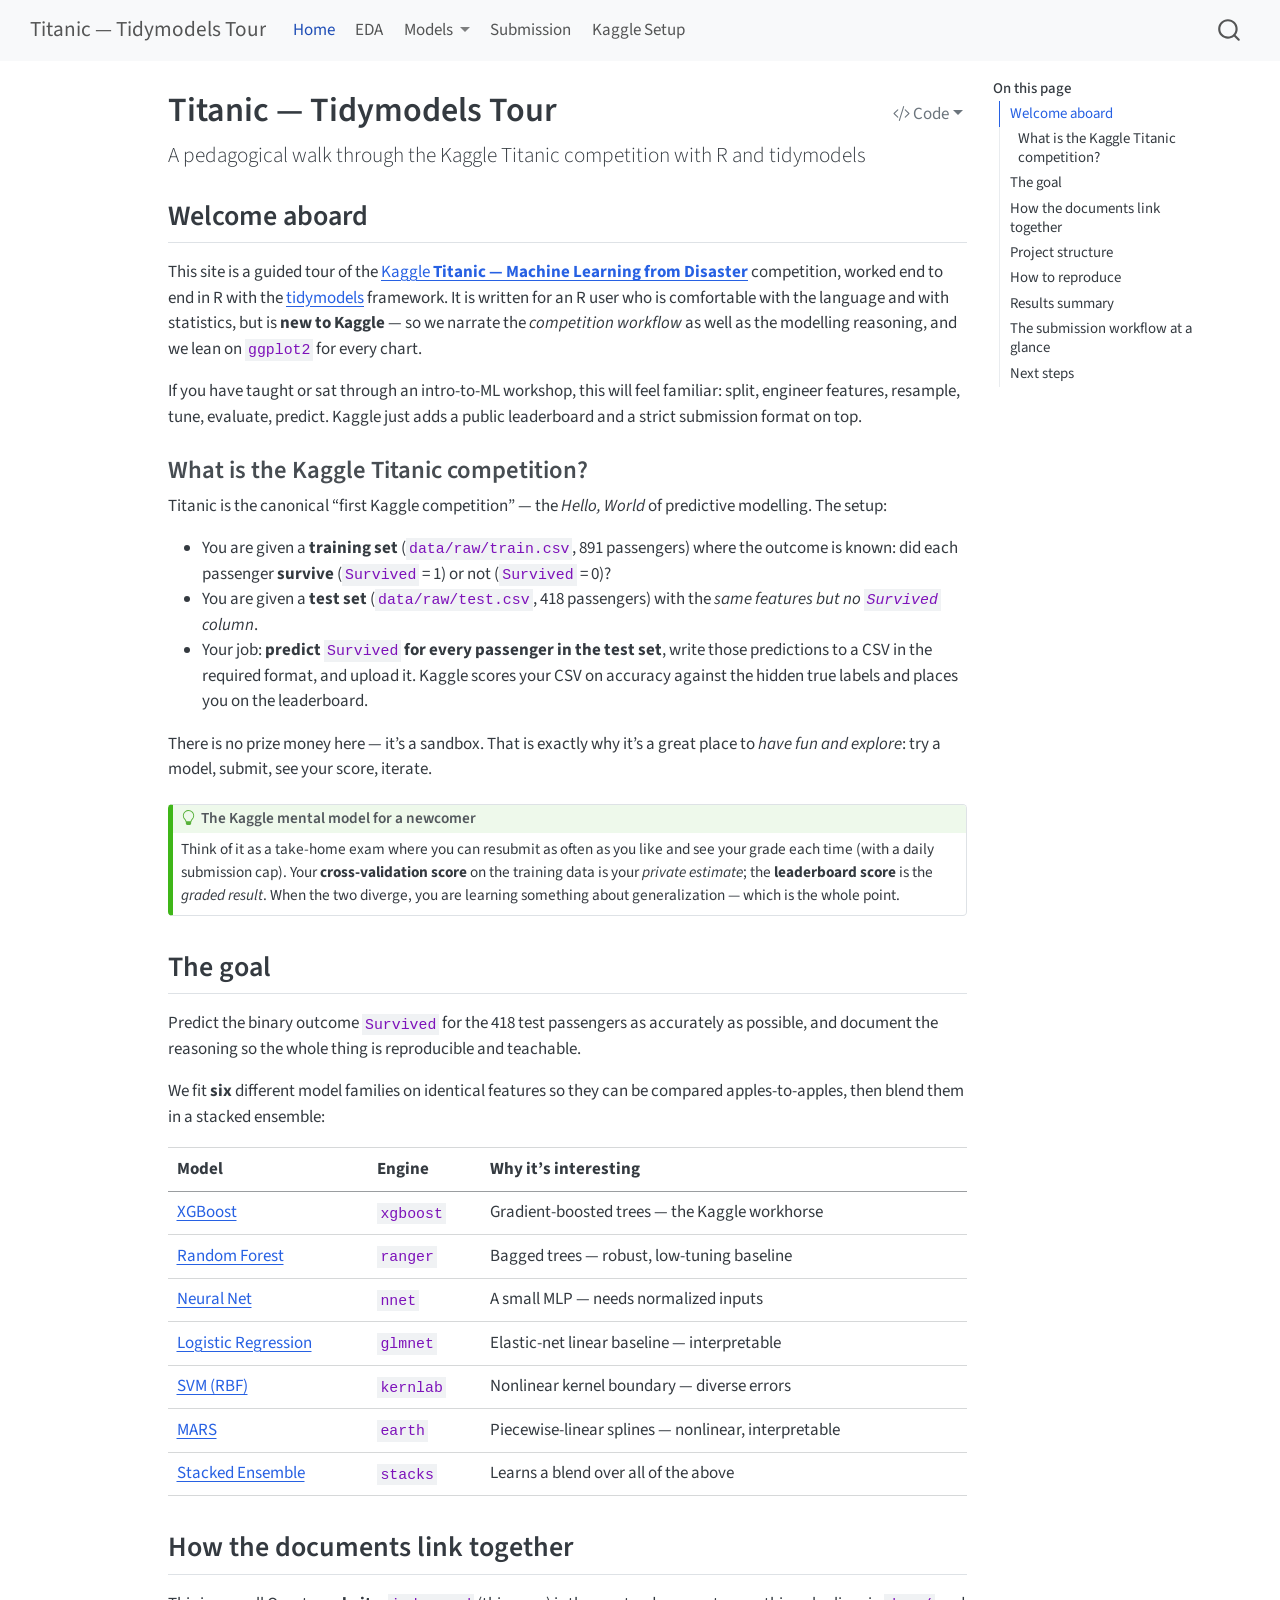
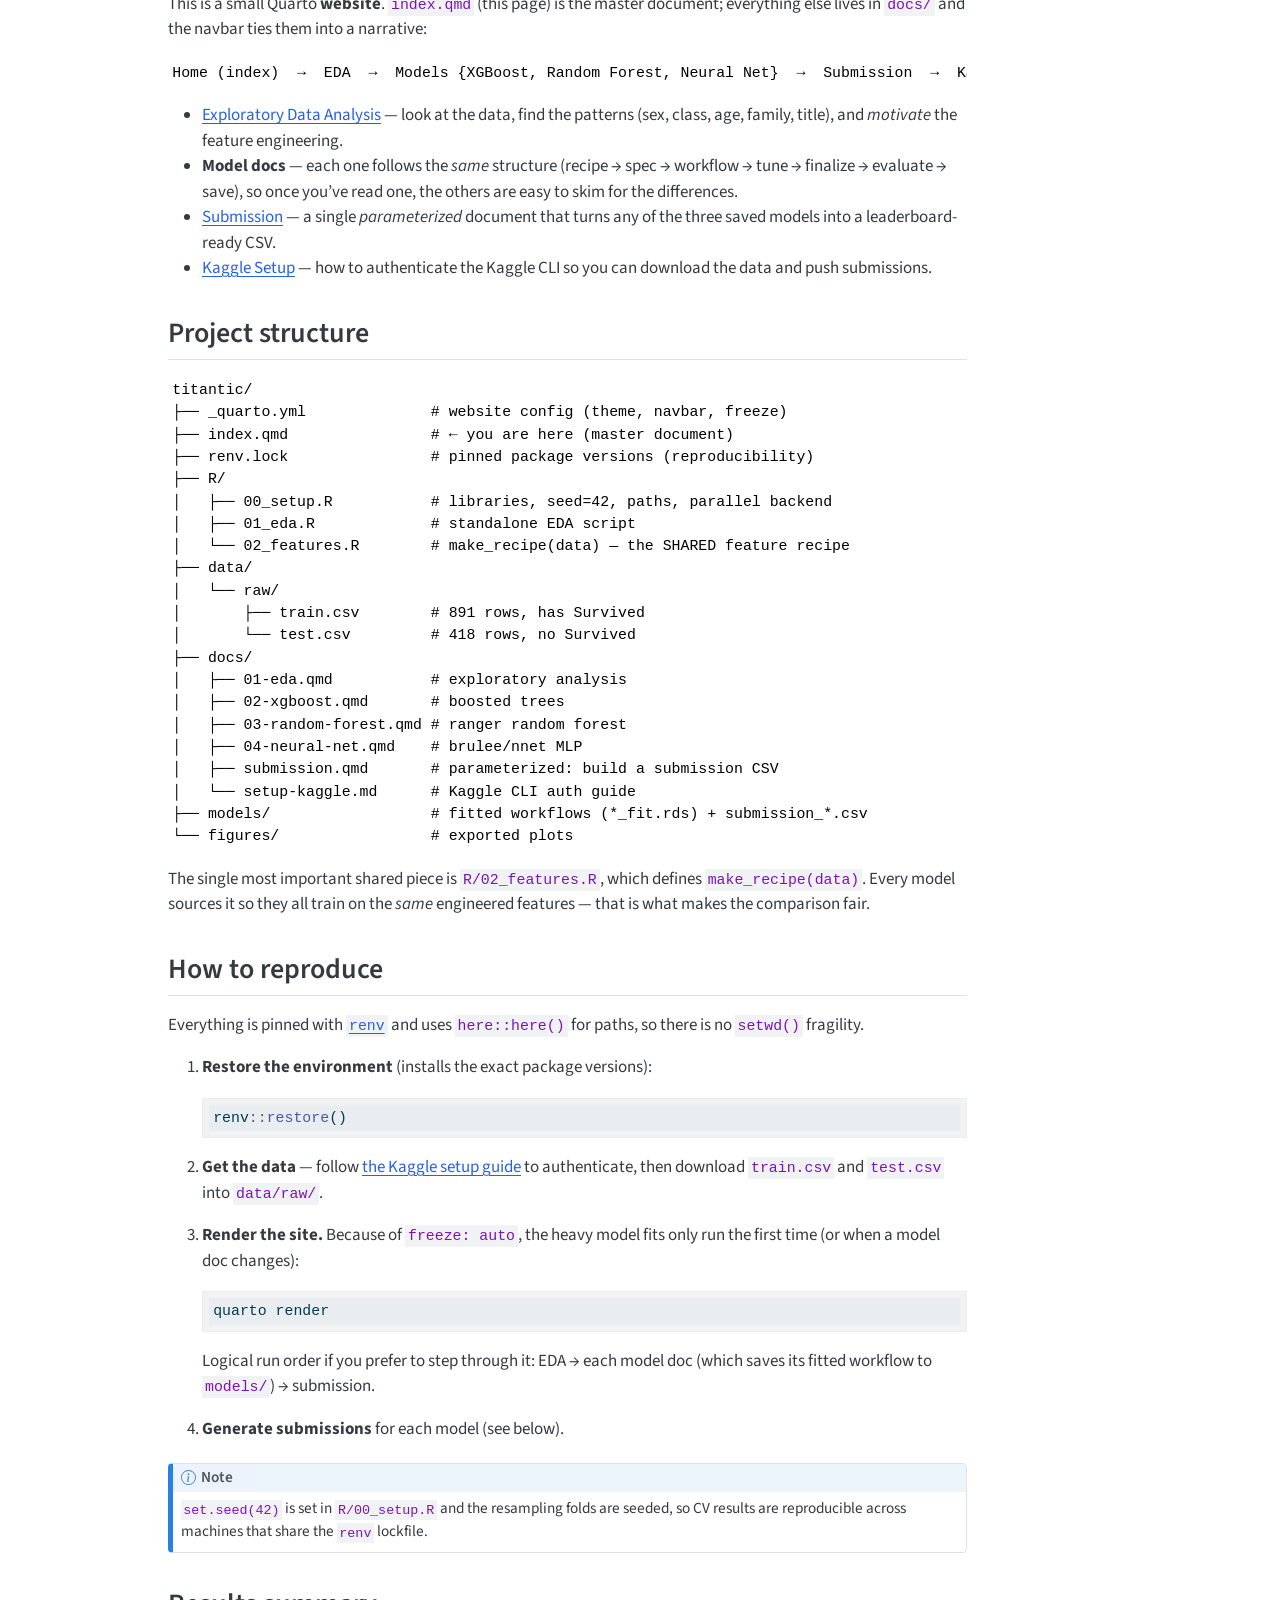
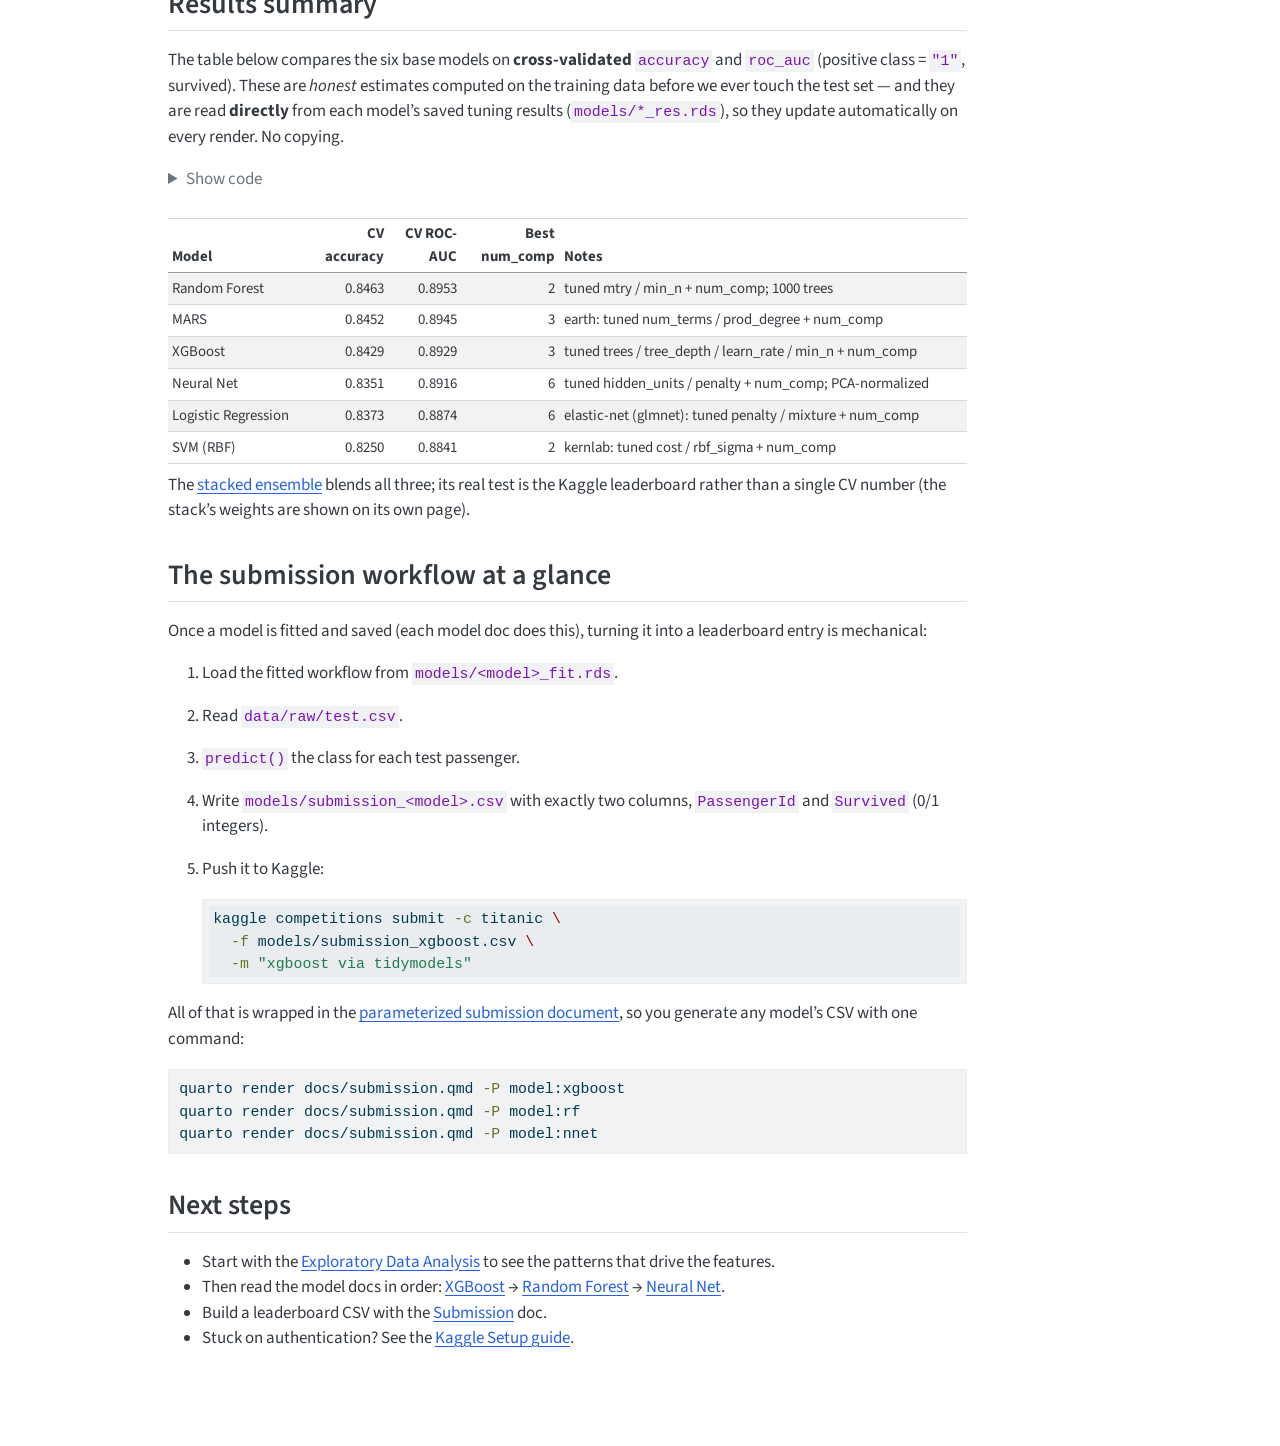
<file: index.html>
<!DOCTYPE html>
<html xmlns="http://www.w3.org/1999/xhtml" lang="en" xml:lang="en"><head>

<meta charset="utf-8">
<meta name="generator" content="quarto-1.9.38">

<meta name="viewport" content="width=device-width, initial-scale=1.0, user-scalable=yes">


<title>Titanic — Tidymodels Tour</title>
<style>
/* Default styles provided by pandoc.
** See https://pandoc.org/MANUAL.html#variables-for-html for config info.
*/
code{white-space: pre-wrap;}
span.smallcaps{font-variant: small-caps;}
div.columns{display: flex; gap: min(4vw, 1.5em);}
div.column{flex: auto; overflow-x: auto;}
div.hanging-indent{margin-left: 1.5em; text-indent: -1.5em;}
ul.task-list{list-style: none;}
ul.task-list li input[type="checkbox"] {
  width: 0.8em;
  margin: 0 0.8em 0.2em -1em; /* quarto-specific, see https://github.com/quarto-dev/quarto-cli/issues/4556 */ 
  vertical-align: middle;
}
/* CSS for syntax highlighting */
html { -webkit-text-size-adjust: 100%; }
pre > code.sourceCode { white-space: pre; position: relative; }
pre > code.sourceCode > span { display: inline-block; line-height: 1.25; }
pre > code.sourceCode > span:empty { height: 1.2em; }
.sourceCode { overflow: visible; }
code.sourceCode > span { color: inherit; text-decoration: inherit; }
div.sourceCode { margin: 1em 0; }
pre.sourceCode { margin: 0; }
@media screen {
div.sourceCode { overflow: auto; }
}
@media print {
pre > code.sourceCode { white-space: pre-wrap; }
pre > code.sourceCode > span { text-indent: -5em; padding-left: 5em; }
}
pre.numberSource code
  { counter-reset: source-line 0; }
pre.numberSource code > span
  { position: relative; left: -4em; counter-increment: source-line; }
pre.numberSource code > span > a:first-child::before
  { content: counter(source-line);
    position: relative; left: -1em; text-align: right; vertical-align: baseline;
    border: none; display: inline-block;
    -webkit-touch-callout: none; -webkit-user-select: none;
    -khtml-user-select: none; -moz-user-select: none;
    -ms-user-select: none; user-select: none;
    padding: 0 4px; width: 4em;
  }
pre.numberSource { margin-left: 3em;  padding-left: 4px; }
div.sourceCode
  {   }
@media screen {
pre > code.sourceCode > span > a:first-child::before { text-decoration: underline; }
}
</style>


<script src="site_libs/quarto-nav/quarto-nav.js"></script>
<script src="site_libs/quarto-nav/headroom.min.js"></script>
<script src="site_libs/clipboard/clipboard.min.js"></script>
<script src="site_libs/quarto-search/autocomplete.umd.js"></script>
<script src="site_libs/quarto-search/fuse.min.js"></script>
<script src="site_libs/quarto-search/quarto-search.js"></script>
<meta name="quarto:offset" content="./">
<script src="site_libs/quarto-html/quarto.js" type="module"></script>
<script src="site_libs/quarto-html/tabsets/tabsets.js" type="module"></script>
<script src="site_libs/quarto-html/popper.min.js"></script>
<script src="site_libs/quarto-html/tippy.umd.min.js"></script>
<script src="site_libs/quarto-html/anchor.min.js"></script>
<link href="site_libs/quarto-html/tippy.css" rel="stylesheet">
<link href="site_libs/quarto-html/quarto-syntax-highlighting-15634bcf2e68342d4ad2dfa704d543f6.css" rel="stylesheet" id="quarto-text-highlighting-styles">
<script src="site_libs/bootstrap/bootstrap.min.js"></script>
<link href="site_libs/bootstrap/bootstrap-icons.css" rel="stylesheet">
<link href="site_libs/bootstrap/bootstrap-bba5ebae505b5c03f3f0d8040a416a6b.min.css" rel="stylesheet" append-hash="true" id="quarto-bootstrap" data-mode="light">
<script id="quarto-search-options" type="application/json">{
  "location": "navbar",
  "copy-button": false,
  "collapse-after": 3,
  "panel-placement": "end",
  "type": "overlay",
  "limit": 50,
  "keyboard-shortcut": [
    "f",
    "/",
    "s"
  ],
  "show-item-context": false,
  "language": {
    "search-no-results-text": "No results",
    "search-matching-documents-text": "matching documents",
    "search-copy-link-title": "Copy link to search",
    "search-hide-matches-text": "Hide additional matches",
    "search-more-match-text": "more match in this document",
    "search-more-matches-text": "more matches in this document",
    "search-clear-button-title": "Clear",
    "search-text-placeholder": "",
    "search-detached-cancel-button-title": "Cancel",
    "search-submit-button-title": "Submit",
    "search-label": "Search"
  }
}</script>
<link href="site_libs/pagedtable-1.1/css/pagedtable.css" rel="stylesheet">
<script src="site_libs/pagedtable-1.1/js/pagedtable.js"></script>


</head>

<body class="nav-fixed quarto-light">

<div id="quarto-search-results"></div>
  <header id="quarto-header" class="headroom fixed-top">
    <nav class="navbar navbar-expand-lg " data-bs-theme="dark">
      <div class="navbar-container container-fluid">
      <div class="navbar-brand-container mx-auto">
    <a class="navbar-brand" href="./index.html">
    <span class="navbar-title">Titanic — Tidymodels Tour</span>
    </a>
  </div>
            <div id="quarto-search" class="" title="Search"></div>
          <button class="navbar-toggler" type="button" data-bs-toggle="collapse" data-bs-target="#navbarCollapse" aria-controls="navbarCollapse" role="menu" aria-expanded="false" aria-label="Toggle navigation" onclick="if (window.quartoToggleHeadroom) { window.quartoToggleHeadroom(); }">
  <span class="navbar-toggler-icon"></span>
</button>
          <div class="collapse navbar-collapse" id="navbarCollapse">
            <ul class="navbar-nav navbar-nav-scroll me-auto">
  <li class="nav-item">
    <a class="nav-link active" href="./index.html" aria-current="page"> 
<span class="menu-text">Home</span></a>
  </li>  
  <li class="nav-item">
    <a class="nav-link" href="./docs/01-eda.html"> 
<span class="menu-text">EDA</span></a>
  </li>  
  <li class="nav-item dropdown ">
    <a class="nav-link dropdown-toggle" href="#" id="nav-menu-models" role="link" data-bs-toggle="dropdown" aria-expanded="false">
 <span class="menu-text">Models</span>
    </a>
    <ul class="dropdown-menu" aria-labelledby="nav-menu-models">    
        <li>
    <a class="dropdown-item" href="./docs/02-xgboost.html">
 <span class="dropdown-text">XGBoost</span></a>
  </li>  
        <li>
    <a class="dropdown-item" href="./docs/03-random-forest.html">
 <span class="dropdown-text">Random Forest</span></a>
  </li>  
        <li>
    <a class="dropdown-item" href="./docs/04-neural-net.html">
 <span class="dropdown-text">Neural Net</span></a>
  </li>  
        <li>
    <a class="dropdown-item" href="./docs/06-logistic.html">
 <span class="dropdown-text">Logistic Regression</span></a>
  </li>  
        <li>
    <a class="dropdown-item" href="./docs/07-svm.html">
 <span class="dropdown-text">Support Vector Machine</span></a>
  </li>  
        <li>
    <a class="dropdown-item" href="./docs/08-mars.html">
 <span class="dropdown-text">MARS</span></a>
  </li>  
        <li>
    <a class="dropdown-item" href="./docs/05-stack.html">
 <span class="dropdown-text">Stacked Ensemble</span></a>
  </li>  
    </ul>
  </li>
  <li class="nav-item">
    <a class="nav-link" href="./docs/submission.html"> 
<span class="menu-text">Submission</span></a>
  </li>  
  <li class="nav-item">
    <a class="nav-link" href="./docs/setup-kaggle.html"> 
<span class="menu-text">Kaggle Setup</span></a>
  </li>  
</ul>
          </div> <!-- /navcollapse -->
            <div class="quarto-navbar-tools">
</div>
      </div> <!-- /container-fluid -->
    </nav>
</header>
<!-- content -->
<div id="quarto-content" class="quarto-container page-columns page-rows-contents page-layout-article page-navbar">
<!-- sidebar -->
<!-- margin-sidebar -->
    <div id="quarto-margin-sidebar" class="sidebar margin-sidebar">
        <nav id="TOC" role="doc-toc" class="toc-active">
    <h2 id="toc-title">On this page</h2>
   
  <ul>
  <li><a href="#welcome-aboard" id="toc-welcome-aboard" class="nav-link active" data-scroll-target="#welcome-aboard">Welcome aboard</a>
  <ul class="collapse">
  <li><a href="#what-is-the-kaggle-titanic-competition" id="toc-what-is-the-kaggle-titanic-competition" class="nav-link" data-scroll-target="#what-is-the-kaggle-titanic-competition">What is the Kaggle Titanic competition?</a></li>
  </ul></li>
  <li><a href="#the-goal" id="toc-the-goal" class="nav-link" data-scroll-target="#the-goal">The goal</a></li>
  <li><a href="#how-the-documents-link-together" id="toc-how-the-documents-link-together" class="nav-link" data-scroll-target="#how-the-documents-link-together">How the documents link together</a></li>
  <li><a href="#project-structure" id="toc-project-structure" class="nav-link" data-scroll-target="#project-structure">Project structure</a></li>
  <li><a href="#how-to-reproduce" id="toc-how-to-reproduce" class="nav-link" data-scroll-target="#how-to-reproduce">How to reproduce</a></li>
  <li><a href="#results-summary" id="toc-results-summary" class="nav-link" data-scroll-target="#results-summary">Results summary</a></li>
  <li><a href="#the-submission-workflow-at-a-glance" id="toc-the-submission-workflow-at-a-glance" class="nav-link" data-scroll-target="#the-submission-workflow-at-a-glance">The submission workflow at a glance</a></li>
  <li><a href="#next-steps" id="toc-next-steps" class="nav-link" data-scroll-target="#next-steps">Next steps</a></li>
  </ul>
</nav>
    </div>
<!-- main -->
<main class="content" id="quarto-document-content">

<header id="title-block-header" class="quarto-title-block default">
<div class="quarto-title">
<div class="quarto-title-block"><div><h1 class="title">Titanic — Tidymodels Tour</h1><button type="button" class="btn code-tools-button dropdown-toggle" id="quarto-code-tools-menu" data-bs-toggle="dropdown" aria-expanded="false"><i class="bi"></i> Code</button><ul class="dropdown-menu dropdown-menu-end" aria-labelelledby="quarto-code-tools-menu"><li><a id="quarto-show-all-code" class="dropdown-item" href="javascript:void(0)" role="button">Show All Code</a></li><li><a id="quarto-hide-all-code" class="dropdown-item" href="javascript:void(0)" role="button">Hide All Code</a></li><li><hr class="dropdown-divider"></li><li><a id="quarto-view-source" class="dropdown-item" href="javascript:void(0)" role="button">View Source</a></li></ul></div></div>
<p class="subtitle lead">A pedagogical walk through the Kaggle Titanic competition with R and tidymodels</p>
</div>



<div class="quarto-title-meta">

    
  
    
  </div>
  


</header>


<section id="welcome-aboard" class="level2">
<h2 class="anchored" data-anchor-id="welcome-aboard">Welcome aboard</h2>
<p>This site is a guided tour of the <a href="https://www.kaggle.com/competitions/titanic">Kaggle <strong>Titanic — Machine Learning from Disaster</strong></a> competition, worked end to end in R with the <a href="https://www.tidymodels.org/">tidymodels</a> framework. It is written for an R user who is comfortable with the language and with statistics, but is <strong>new to Kaggle</strong> — so we narrate the <em>competition workflow</em> as well as the modelling reasoning, and we lean on <code>ggplot2</code> for every chart.</p>
<p>If you have taught or sat through an intro-to-ML workshop, this will feel familiar: split, engineer features, resample, tune, evaluate, predict. Kaggle just adds a public leaderboard and a strict submission format on top.</p>
<section id="what-is-the-kaggle-titanic-competition" class="level3">
<h3 class="anchored" data-anchor-id="what-is-the-kaggle-titanic-competition">What is the Kaggle Titanic competition?</h3>
<p>Titanic is the canonical “first Kaggle competition” — the <em>Hello, World</em> of predictive modelling. The setup:</p>
<ul>
<li>You are given a <strong>training set</strong> (<code>data/raw/train.csv</code>, 891 passengers) where the outcome is known: did each passenger <strong>survive</strong> (<code>Survived</code> = 1) or not (<code>Survived</code> = 0)?</li>
<li>You are given a <strong>test set</strong> (<code>data/raw/test.csv</code>, 418 passengers) with the <em>same features but no <code>Survived</code> column</em>.</li>
<li>Your job: <strong>predict <code>Survived</code> for every passenger in the test set</strong>, write those predictions to a CSV in the required format, and upload it. Kaggle scores your CSV on accuracy against the hidden true labels and places you on the leaderboard.</li>
</ul>
<p>There is no prize money here — it’s a sandbox. That is exactly why it’s a great place to <em>have fun and explore</em>: try a model, submit, see your score, iterate.</p>
<div class="callout callout-style-default callout-tip callout-titled">
<div class="callout-header d-flex align-content-center">
<div class="callout-icon-container">
<i class="callout-icon"></i>
</div>
<div class="callout-title-container flex-fill">
<span class="screen-reader-only">Tip</span>The Kaggle mental model for a newcomer
</div>
</div>
<div class="callout-body-container callout-body">
<p>Think of it as a take-home exam where you can resubmit as often as you like and see your grade each time (with a daily submission cap). Your <strong>cross-validation score</strong> on the training data is your <em>private estimate</em>; the <strong>leaderboard score</strong> is the <em>graded result</em>. When the two diverge, you are learning something about generalization — which is the whole point.</p>
</div>
</div>
</section>
</section>
<section id="the-goal" class="level2">
<h2 class="anchored" data-anchor-id="the-goal">The goal</h2>
<p>Predict the binary outcome <code>Survived</code> for the 418 test passengers as accurately as possible, and document the reasoning so the whole thing is reproducible and teachable.</p>
<p>We fit <strong>six</strong> different model families on identical features so they can be compared apples-to-apples, then blend them in a stacked ensemble:</p>
<table class="caption-top table">
<thead>
<tr class="header">
<th>Model</th>
<th>Engine</th>
<th>Why it’s interesting</th>
</tr>
</thead>
<tbody>
<tr class="odd">
<td><a href="./docs/02-xgboost.html">XGBoost</a></td>
<td><code>xgboost</code></td>
<td>Gradient-boosted trees — the Kaggle workhorse</td>
</tr>
<tr class="even">
<td><a href="./docs/03-random-forest.html">Random Forest</a></td>
<td><code>ranger</code></td>
<td>Bagged trees — robust, low-tuning baseline</td>
</tr>
<tr class="odd">
<td><a href="./docs/04-neural-net.html">Neural Net</a></td>
<td><code>nnet</code></td>
<td>A small MLP — needs normalized inputs</td>
</tr>
<tr class="even">
<td><a href="./docs/06-logistic.html">Logistic Regression</a></td>
<td><code>glmnet</code></td>
<td>Elastic-net linear baseline — interpretable</td>
</tr>
<tr class="odd">
<td><a href="./docs/07-svm.html">SVM (RBF)</a></td>
<td><code>kernlab</code></td>
<td>Nonlinear kernel boundary — diverse errors</td>
</tr>
<tr class="even">
<td><a href="./docs/08-mars.html">MARS</a></td>
<td><code>earth</code></td>
<td>Piecewise-linear splines — nonlinear, interpretable</td>
</tr>
<tr class="odd">
<td><a href="./docs/05-stack.html">Stacked Ensemble</a></td>
<td><code>stacks</code></td>
<td>Learns a blend over all of the above</td>
</tr>
</tbody>
</table>
</section>
<section id="how-the-documents-link-together" class="level2">
<h2 class="anchored" data-anchor-id="how-the-documents-link-together">How the documents link together</h2>
<p>This is a small Quarto <strong>website</strong>. <code>index.qmd</code> (this page) is the master document; everything else lives in <code>docs/</code> and the navbar ties them into a narrative:</p>
<pre><code>Home (index)  →  EDA  →  Models {XGBoost, Random Forest, Neural Net}  →  Submission  →  Kaggle Setup</code></pre>
<ul>
<li><strong><a href="./docs/01-eda.html">Exploratory Data Analysis</a></strong> — look at the data, find the patterns (sex, class, age, family, title), and <em>motivate</em> the feature engineering.</li>
<li><strong>Model docs</strong> — each one follows the <em>same</em> structure (recipe → spec → workflow → tune → finalize → evaluate → save), so once you’ve read one, the others are easy to skim for the differences.</li>
<li><strong><a href="./docs/submission.html">Submission</a></strong> — a single <em>parameterized</em> document that turns any of the three saved models into a leaderboard-ready CSV.</li>
<li><strong><a href="./docs/setup-kaggle.html">Kaggle Setup</a></strong> — how to authenticate the Kaggle CLI so you can download the data and push submissions.</li>
</ul>
</section>
<section id="project-structure" class="level2">
<h2 class="anchored" data-anchor-id="project-structure">Project structure</h2>
<pre><code>titantic/
├── _quarto.yml              # website config (theme, navbar, freeze)
├── index.qmd                # ← you are here (master document)
├── renv.lock                # pinned package versions (reproducibility)
├── R/
│   ├── 00_setup.R           # libraries, seed=42, paths, parallel backend
│   ├── 01_eda.R             # standalone EDA script
│   └── 02_features.R        # make_recipe(data) — the SHARED feature recipe
├── data/
│   └── raw/
│       ├── train.csv        # 891 rows, has Survived
│       └── test.csv         # 418 rows, no Survived
├── docs/
│   ├── 01-eda.qmd           # exploratory analysis
│   ├── 02-xgboost.qmd       # boosted trees
│   ├── 03-random-forest.qmd # ranger random forest
│   ├── 04-neural-net.qmd    # brulee/nnet MLP
│   ├── submission.qmd       # parameterized: build a submission CSV
│   └── setup-kaggle.md      # Kaggle CLI auth guide
├── models/                  # fitted workflows (*_fit.rds) + submission_*.csv
└── figures/                 # exported plots</code></pre>
<p>The single most important shared piece is <strong><code>R/02_features.R</code></strong>, which defines <code>make_recipe(data)</code>. Every model sources it so they all train on the <em>same</em> engineered features — that is what makes the comparison fair.</p>
</section>
<section id="how-to-reproduce" class="level2">
<h2 class="anchored" data-anchor-id="how-to-reproduce">How to reproduce</h2>
<p>Everything is pinned with <a href="https://rstudio.github.io/renv/"><code>renv</code></a> and uses <code>here::here()</code> for paths, so there is no <code>setwd()</code> fragility.</p>
<ol type="1">
<li><p><strong>Restore the environment</strong> (installs the exact package versions):</p>
<div class="code-copy-outer-scaffold"><div class="sourceCode" id="cb3"><pre class="sourceCode r code-with-copy"><code class="sourceCode r"><span id="cb3-1"><a href="#cb3-1" aria-hidden="true" tabindex="-1"></a>renv<span class="sc">::</span><span class="fu">restore</span>()</span></code></pre></div><button title="Copy to Clipboard" class="code-copy-button"><i class="bi"></i></button></div></li>
<li><p><strong>Get the data</strong> — follow <a href="./docs/setup-kaggle.html">the Kaggle setup guide</a> to authenticate, then download <code>train.csv</code> and <code>test.csv</code> into <code>data/raw/</code>.</p></li>
<li><p><strong>Render the site.</strong> Because of <code>freeze: auto</code>, the heavy model fits only run the first time (or when a model doc changes):</p>
<div class="code-copy-outer-scaffold"><div class="sourceCode" id="cb4"><pre class="sourceCode bash code-with-copy"><code class="sourceCode bash"><span id="cb4-1"><a href="#cb4-1" aria-hidden="true" tabindex="-1"></a><span class="ex">quarto</span> render</span></code></pre></div><button title="Copy to Clipboard" class="code-copy-button"><i class="bi"></i></button></div>
<p>Logical run order if you prefer to step through it: EDA → each model doc (which saves its fitted workflow to <code>models/</code>) → submission.</p></li>
<li><p><strong>Generate submissions</strong> for each model (see below).</p></li>
</ol>
<div class="callout callout-style-default callout-note callout-titled">
<div class="callout-header d-flex align-content-center">
<div class="callout-icon-container">
<i class="callout-icon"></i>
</div>
<div class="callout-title-container flex-fill">
Note
</div>
</div>
<div class="callout-body-container callout-body">
<p><code>set.seed(42)</code> is set in <code>R/00_setup.R</code> and the resampling folds are seeded, so CV results are reproducible across machines that share the <code>renv</code> lockfile.</p>
</div>
</div>
</section>
<section id="results-summary" class="level2">
<h2 class="anchored" data-anchor-id="results-summary">Results summary</h2>
<p>The table below compares the six base models on <strong>cross-validated</strong> <code>accuracy</code> and <code>roc_auc</code> (positive class = <code>"1"</code>, survived). These are <em>honest</em> estimates computed on the training data before we ever touch the test set — and they are read <strong>directly</strong> from each model’s saved tuning results (<code>models/*_res.rds</code>), so they update automatically on every render. No copying.</p>
<div class="cell">
<details class="code-fold">
<summary>Show code</summary>
<div class="code-copy-outer-scaffold"><div class="sourceCode cell-code" id="cb5"><pre class="sourceCode r code-with-copy"><code class="sourceCode r"><span id="cb5-1"><a href="#cb5-1" aria-hidden="true" tabindex="-1"></a><span class="fu">library</span>(tidyverse)</span>
<span id="cb5-2"><a href="#cb5-2" aria-hidden="true" tabindex="-1"></a><span class="fu">library</span>(tidymodels)</span>
<span id="cb5-3"><a href="#cb5-3" aria-hidden="true" tabindex="-1"></a><span class="fu">library</span>(here)</span>
<span id="cb5-4"><a href="#cb5-4" aria-hidden="true" tabindex="-1"></a></span>
<span id="cb5-5"><a href="#cb5-5" aria-hidden="true" tabindex="-1"></a><span class="co"># Pull the best (roc_auc-selected) configuration's CV metrics from a saved</span></span>
<span id="cb5-6"><a href="#cb5-6" aria-hidden="true" tabindex="-1"></a><span class="co"># tune_grid result.</span></span>
<span id="cb5-7"><a href="#cb5-7" aria-hidden="true" tabindex="-1"></a>cv_metrics <span class="ot">&lt;-</span> <span class="cf">function</span>(path, label, notes) {</span>
<span id="cb5-8"><a href="#cb5-8" aria-hidden="true" tabindex="-1"></a>  res  <span class="ot">&lt;-</span> <span class="fu">readRDS</span>(path)</span>
<span id="cb5-9"><a href="#cb5-9" aria-hidden="true" tabindex="-1"></a>  best <span class="ot">&lt;-</span> <span class="fu">select_best</span>(res, <span class="at">metric =</span> <span class="st">"roc_auc"</span>)</span>
<span id="cb5-10"><a href="#cb5-10" aria-hidden="true" tabindex="-1"></a>  m    <span class="ot">&lt;-</span> <span class="fu">collect_metrics</span>(res) <span class="sc">|&gt;</span> <span class="fu">semi_join</span>(best, <span class="at">by =</span> <span class="fu">names</span>(best))</span>
<span id="cb5-11"><a href="#cb5-11" aria-hidden="true" tabindex="-1"></a>  <span class="fu">tibble</span>(</span>
<span id="cb5-12"><a href="#cb5-12" aria-hidden="true" tabindex="-1"></a>    <span class="at">Model         =</span> label,</span>
<span id="cb5-13"><a href="#cb5-13" aria-hidden="true" tabindex="-1"></a>    <span class="st">`</span><span class="at">CV accuracy</span><span class="st">`</span> <span class="ot">=</span> m<span class="sc">$</span>mean[m<span class="sc">$</span>.metric <span class="sc">==</span> <span class="st">"accuracy"</span>],</span>
<span id="cb5-14"><a href="#cb5-14" aria-hidden="true" tabindex="-1"></a>    <span class="st">`</span><span class="at">CV ROC-AUC</span><span class="st">`</span>  <span class="ot">=</span> m<span class="sc">$</span>mean[m<span class="sc">$</span>.metric <span class="sc">==</span> <span class="st">"roc_auc"</span>],</span>
<span id="cb5-15"><a href="#cb5-15" aria-hidden="true" tabindex="-1"></a>    <span class="st">`</span><span class="at">Best num_comp</span><span class="st">`</span> <span class="ot">=</span> best<span class="sc">$</span>num_comp,</span>
<span id="cb5-16"><a href="#cb5-16" aria-hidden="true" tabindex="-1"></a>    <span class="at">Notes         =</span> notes</span>
<span id="cb5-17"><a href="#cb5-17" aria-hidden="true" tabindex="-1"></a>  )</span>
<span id="cb5-18"><a href="#cb5-18" aria-hidden="true" tabindex="-1"></a>}</span>
<span id="cb5-19"><a href="#cb5-19" aria-hidden="true" tabindex="-1"></a></span>
<span id="cb5-20"><a href="#cb5-20" aria-hidden="true" tabindex="-1"></a><span class="fu">bind_rows</span>(</span>
<span id="cb5-21"><a href="#cb5-21" aria-hidden="true" tabindex="-1"></a>  <span class="fu">cv_metrics</span>(<span class="fu">here</span>(<span class="st">"models"</span>, <span class="st">"xgboost_res.rds"</span>), <span class="st">"XGBoost"</span>,</span>
<span id="cb5-22"><a href="#cb5-22" aria-hidden="true" tabindex="-1"></a>             <span class="st">"tuned trees / tree_depth / learn_rate / min_n + num_comp"</span>),</span>
<span id="cb5-23"><a href="#cb5-23" aria-hidden="true" tabindex="-1"></a>  <span class="fu">cv_metrics</span>(<span class="fu">here</span>(<span class="st">"models"</span>, <span class="st">"rf_res.rds"</span>), <span class="st">"Random Forest"</span>,</span>
<span id="cb5-24"><a href="#cb5-24" aria-hidden="true" tabindex="-1"></a>             <span class="st">"tuned mtry / min_n + num_comp; 1000 trees"</span>),</span>
<span id="cb5-25"><a href="#cb5-25" aria-hidden="true" tabindex="-1"></a>  <span class="fu">cv_metrics</span>(<span class="fu">here</span>(<span class="st">"models"</span>, <span class="st">"nnet_res.rds"</span>), <span class="st">"Neural Net"</span>,</span>
<span id="cb5-26"><a href="#cb5-26" aria-hidden="true" tabindex="-1"></a>             <span class="st">"tuned hidden_units / penalty + num_comp; PCA-normalized"</span>),</span>
<span id="cb5-27"><a href="#cb5-27" aria-hidden="true" tabindex="-1"></a>  <span class="fu">cv_metrics</span>(<span class="fu">here</span>(<span class="st">"models"</span>, <span class="st">"logistic_res.rds"</span>), <span class="st">"Logistic Regression"</span>,</span>
<span id="cb5-28"><a href="#cb5-28" aria-hidden="true" tabindex="-1"></a>             <span class="st">"elastic-net (glmnet): tuned penalty / mixture + num_comp"</span>),</span>
<span id="cb5-29"><a href="#cb5-29" aria-hidden="true" tabindex="-1"></a>  <span class="fu">cv_metrics</span>(<span class="fu">here</span>(<span class="st">"models"</span>, <span class="st">"svm_res.rds"</span>), <span class="st">"SVM (RBF)"</span>,</span>
<span id="cb5-30"><a href="#cb5-30" aria-hidden="true" tabindex="-1"></a>             <span class="st">"kernlab: tuned cost / rbf_sigma + num_comp"</span>),</span>
<span id="cb5-31"><a href="#cb5-31" aria-hidden="true" tabindex="-1"></a>  <span class="fu">cv_metrics</span>(<span class="fu">here</span>(<span class="st">"models"</span>, <span class="st">"mars_res.rds"</span>), <span class="st">"MARS"</span>,</span>
<span id="cb5-32"><a href="#cb5-32" aria-hidden="true" tabindex="-1"></a>             <span class="st">"earth: tuned num_terms / prod_degree + num_comp"</span>)</span>
<span id="cb5-33"><a href="#cb5-33" aria-hidden="true" tabindex="-1"></a>) <span class="sc">|&gt;</span></span>
<span id="cb5-34"><a href="#cb5-34" aria-hidden="true" tabindex="-1"></a>  <span class="fu">arrange</span>(<span class="fu">desc</span>(<span class="st">`</span><span class="at">CV ROC-AUC</span><span class="st">`</span>)) <span class="sc">|&gt;</span></span>
<span id="cb5-35"><a href="#cb5-35" aria-hidden="true" tabindex="-1"></a>  <span class="fu">mutate</span>(<span class="fu">across</span>(<span class="fu">c</span>(<span class="st">`</span><span class="at">CV accuracy</span><span class="st">`</span>, <span class="st">`</span><span class="at">CV ROC-AUC</span><span class="st">`</span>), \(x) <span class="fu">round</span>(x, <span class="dv">4</span>))) <span class="sc">|&gt;</span></span>
<span id="cb5-36"><a href="#cb5-36" aria-hidden="true" tabindex="-1"></a>  knitr<span class="sc">::</span><span class="fu">kable</span>(<span class="at">align =</span> <span class="st">"lrrrl"</span>)</span></code></pre></div><button title="Copy to Clipboard" class="code-copy-button"><i class="bi"></i></button></div>
</details>
<div class="cell-output-display">
<table class="caption-top table table-sm table-striped small">
<colgroup>
<col style="width: 17%">
<col style="width: 10%">
<col style="width: 9%">
<col style="width: 12%">
<col style="width: 50%">
</colgroup>
<thead>
<tr class="header">
<th style="text-align: left;">Model</th>
<th style="text-align: right;">CV accuracy</th>
<th style="text-align: right;">CV ROC-AUC</th>
<th style="text-align: right;">Best num_comp</th>
<th style="text-align: left;">Notes</th>
</tr>
</thead>
<tbody>
<tr class="odd">
<td style="text-align: left;">Random Forest</td>
<td style="text-align: right;">0.8463</td>
<td style="text-align: right;">0.8953</td>
<td style="text-align: right;">2</td>
<td style="text-align: left;">tuned mtry / min_n + num_comp; 1000 trees</td>
</tr>
<tr class="even">
<td style="text-align: left;">MARS</td>
<td style="text-align: right;">0.8452</td>
<td style="text-align: right;">0.8945</td>
<td style="text-align: right;">3</td>
<td style="text-align: left;">earth: tuned num_terms / prod_degree + num_comp</td>
</tr>
<tr class="odd">
<td style="text-align: left;">XGBoost</td>
<td style="text-align: right;">0.8429</td>
<td style="text-align: right;">0.8929</td>
<td style="text-align: right;">3</td>
<td style="text-align: left;">tuned trees / tree_depth / learn_rate / min_n + num_comp</td>
</tr>
<tr class="even">
<td style="text-align: left;">Neural Net</td>
<td style="text-align: right;">0.8351</td>
<td style="text-align: right;">0.8916</td>
<td style="text-align: right;">6</td>
<td style="text-align: left;">tuned hidden_units / penalty + num_comp; PCA-normalized</td>
</tr>
<tr class="odd">
<td style="text-align: left;">Logistic Regression</td>
<td style="text-align: right;">0.8373</td>
<td style="text-align: right;">0.8874</td>
<td style="text-align: right;">6</td>
<td style="text-align: left;">elastic-net (glmnet): tuned penalty / mixture + num_comp</td>
</tr>
<tr class="even">
<td style="text-align: left;">SVM (RBF)</td>
<td style="text-align: right;">0.8250</td>
<td style="text-align: right;">0.8841</td>
<td style="text-align: right;">2</td>
<td style="text-align: left;">kernlab: tuned cost / rbf_sigma + num_comp</td>
</tr>
</tbody>
</table>
</div>
</div>
<p>The <a href="./docs/05-stack.html">stacked ensemble</a> blends all three; its real test is the Kaggle leaderboard rather than a single CV number (the stack’s weights are shown on its own page).</p>
</section>
<section id="the-submission-workflow-at-a-glance" class="level2">
<h2 class="anchored" data-anchor-id="the-submission-workflow-at-a-glance">The submission workflow at a glance</h2>
<p>Once a model is fitted and saved (each model doc does this), turning it into a leaderboard entry is mechanical:</p>
<ol type="1">
<li><p>Load the fitted workflow from <code>models/&lt;model&gt;_fit.rds</code>.</p></li>
<li><p>Read <code>data/raw/test.csv</code>.</p></li>
<li><p><code>predict()</code> the class for each test passenger.</p></li>
<li><p>Write <code>models/submission_&lt;model&gt;.csv</code> with exactly two columns, <code>PassengerId</code> and <code>Survived</code> (0/1 integers).</p></li>
<li><p>Push it to Kaggle:</p>
<div class="code-copy-outer-scaffold"><div class="sourceCode" id="cb6"><pre class="sourceCode bash code-with-copy"><code class="sourceCode bash"><span id="cb6-1"><a href="#cb6-1" aria-hidden="true" tabindex="-1"></a><span class="ex">kaggle</span> competitions submit <span class="at">-c</span> titanic <span class="dt">\</span></span>
<span id="cb6-2"><a href="#cb6-2" aria-hidden="true" tabindex="-1"></a>  <span class="at">-f</span> models/submission_xgboost.csv <span class="dt">\</span></span>
<span id="cb6-3"><a href="#cb6-3" aria-hidden="true" tabindex="-1"></a>  <span class="at">-m</span> <span class="st">"xgboost via tidymodels"</span></span></code></pre></div><button title="Copy to Clipboard" class="code-copy-button"><i class="bi"></i></button></div></li>
</ol>
<p>All of that is wrapped in the <strong><a href="./docs/submission.html">parameterized submission document</a></strong>, so you generate any model’s CSV with one command:</p>
<div class="code-copy-outer-scaffold"><div class="sourceCode" id="cb7"><pre class="sourceCode bash code-with-copy"><code class="sourceCode bash"><span id="cb7-1"><a href="#cb7-1" aria-hidden="true" tabindex="-1"></a><span class="ex">quarto</span> render docs/submission.qmd <span class="at">-P</span> model:xgboost</span>
<span id="cb7-2"><a href="#cb7-2" aria-hidden="true" tabindex="-1"></a><span class="ex">quarto</span> render docs/submission.qmd <span class="at">-P</span> model:rf</span>
<span id="cb7-3"><a href="#cb7-3" aria-hidden="true" tabindex="-1"></a><span class="ex">quarto</span> render docs/submission.qmd <span class="at">-P</span> model:nnet</span></code></pre></div><button title="Copy to Clipboard" class="code-copy-button"><i class="bi"></i></button></div>
</section>
<section id="next-steps" class="level2">
<h2 class="anchored" data-anchor-id="next-steps">Next steps</h2>
<ul>
<li>Start with the <strong><a href="./docs/01-eda.html">Exploratory Data Analysis</a></strong> to see the patterns that drive the features.</li>
<li>Then read the model docs in order: <strong><a href="./docs/02-xgboost.html">XGBoost</a></strong> → <strong><a href="./docs/03-random-forest.html">Random Forest</a></strong> → <strong><a href="./docs/04-neural-net.html">Neural Net</a></strong>.</li>
<li>Build a leaderboard CSV with the <strong><a href="./docs/submission.html">Submission</a></strong> doc.</li>
<li>Stuck on authentication? See the <strong><a href="./docs/setup-kaggle.html">Kaggle Setup guide</a></strong>.</li>
</ul>


<!-- -->

</section>

</main> <!-- /main -->
<script id="quarto-html-after-body" type="application/javascript">
  window.document.addEventListener("DOMContentLoaded", function (event) {
    const icon = "";
    const anchorJS = new window.AnchorJS();
    anchorJS.options = {
      placement: 'right',
      icon: icon
    };
    anchorJS.add('.anchored');
    const isCodeAnnotation = (el) => {
      for (const clz of el.classList) {
        if (clz.startsWith('code-annotation-')) {                     
          return true;
        }
      }
      return false;
    }
    const onCopySuccess = function(e) {
      // button target
      const button = e.trigger;
      // don't keep focus
      button.blur();
      // flash "checked"
      button.classList.add('code-copy-button-checked');
      var currentTitle = button.getAttribute("title");
      button.setAttribute("title", "Copied!");
      let tooltip;
      if (window.bootstrap) {
        button.setAttribute("data-bs-toggle", "tooltip");
        button.setAttribute("data-bs-placement", "left");
        button.setAttribute("data-bs-title", "Copied!");
        tooltip = new bootstrap.Tooltip(button, 
          { trigger: "manual", 
            customClass: "code-copy-button-tooltip",
            offset: [0, -8]});
        tooltip.show();    
      }
      setTimeout(function() {
        if (tooltip) {
          tooltip.hide();
          button.removeAttribute("data-bs-title");
          button.removeAttribute("data-bs-toggle");
          button.removeAttribute("data-bs-placement");
        }
        button.setAttribute("title", currentTitle);
        button.classList.remove('code-copy-button-checked');
      }, 1000);
      // clear code selection
      e.clearSelection();
    }
    const getTextToCopy = function(trigger) {
      const outerScaffold = trigger.parentElement.cloneNode(true);
      const codeEl = outerScaffold.querySelector('code');
      for (const childEl of codeEl.children) {
        if (isCodeAnnotation(childEl)) {
          childEl.remove();
        }
      }
      return codeEl.innerText;
    }
    const clipboard = new window.ClipboardJS('.code-copy-button:not([data-in-quarto-modal])', {
      text: getTextToCopy
    });
    clipboard.on('success', onCopySuccess);
    if (window.document.getElementById('quarto-embedded-source-code-modal')) {
      const clipboardModal = new window.ClipboardJS('.code-copy-button[data-in-quarto-modal]', {
        text: getTextToCopy,
        container: window.document.getElementById('quarto-embedded-source-code-modal')
      });
      clipboardModal.on('success', onCopySuccess);
    }
    const viewSource = window.document.getElementById('quarto-view-source') ||
                       window.document.getElementById('quarto-code-tools-source');
    if (viewSource) {
      const sourceUrl = viewSource.getAttribute("data-quarto-source-url");
      viewSource.addEventListener("click", function(e) {
        if (sourceUrl) {
          // rstudio viewer pane
          if (/\bcapabilities=\b/.test(window.location)) {
            window.open(sourceUrl);
          } else {
            window.location.href = sourceUrl;
          }
        } else {
          const modal = new bootstrap.Modal(document.getElementById('quarto-embedded-source-code-modal'));
          modal.show();
        }
        return false;
      });
    }
    function toggleCodeHandler(show) {
      return function(e) {
        const detailsSrc = window.document.querySelectorAll(".cell > details > .sourceCode");
        for (let i=0; i<detailsSrc.length; i++) {
          const details = detailsSrc[i].parentElement;
          if (show) {
            details.open = true;
          } else {
            details.removeAttribute("open");
          }
        }
        const cellCodeDivs = window.document.querySelectorAll(".cell > .sourceCode");
        const fromCls = show ? "hidden" : "unhidden";
        const toCls = show ? "unhidden" : "hidden";
        for (let i=0; i<cellCodeDivs.length; i++) {
          const codeDiv = cellCodeDivs[i];
          if (codeDiv.classList.contains(fromCls)) {
            codeDiv.classList.remove(fromCls);
            codeDiv.classList.add(toCls);
          } 
        }
        return false;
      }
    }
    const hideAllCode = window.document.getElementById("quarto-hide-all-code");
    if (hideAllCode) {
      hideAllCode.addEventListener("click", toggleCodeHandler(false));
    }
    const showAllCode = window.document.getElementById("quarto-show-all-code");
    if (showAllCode) {
      showAllCode.addEventListener("click", toggleCodeHandler(true));
    }
      var localhostRegex = new RegExp(/^(?:http|https):\/\/localhost\:?[0-9]*\//);
      var mailtoRegex = new RegExp(/^mailto:/);
        var filterRegex = new RegExp("https:\/\/MattBixley\.github\.io\/titanic\/");
      var isInternal = (href) => {
          return filterRegex.test(href) || localhostRegex.test(href) || mailtoRegex.test(href);
      }
      // Inspect non-navigation links and adorn them if external
     var links = window.document.querySelectorAll('a[href]:not(.nav-link):not(.navbar-brand):not(.toc-action):not(.sidebar-link):not(.sidebar-item-toggle):not(.pagination-link):not(.no-external):not([aria-hidden]):not(.dropdown-item):not(.quarto-navigation-tool):not(.about-link)');
      for (var i=0; i<links.length; i++) {
        const link = links[i];
        if (!isInternal(link.href)) {
          // undo the damage that might have been done by quarto-nav.js in the case of
          // links that we want to consider external
          if (link.dataset.originalHref !== undefined) {
            link.href = link.dataset.originalHref;
          }
        }
      }
    function tippyHover(el, contentFn, onTriggerFn, onUntriggerFn) {
      const config = {
        allowHTML: true,
        maxWidth: 500,
        delay: 100,
        arrow: false,
        appendTo: function(el) {
            return el.parentElement;
        },
        interactive: true,
        interactiveBorder: 10,
        theme: 'quarto',
        placement: 'bottom-start',
      };
      if (contentFn) {
        config.content = contentFn;
      }
      if (onTriggerFn) {
        config.onTrigger = onTriggerFn;
      }
      if (onUntriggerFn) {
        config.onUntrigger = onUntriggerFn;
      }
      window.tippy(el, config); 
    }
    const noterefs = window.document.querySelectorAll('a[role="doc-noteref"]');
    for (var i=0; i<noterefs.length; i++) {
      const ref = noterefs[i];
      tippyHover(ref, function() {
        // use id or data attribute instead here
        let href = ref.getAttribute('data-footnote-href') || ref.getAttribute('href');
        try { href = new URL(href).hash; } catch {}
        const id = href.replace(/^#\/?/, "");
        const note = window.document.getElementById(id);
        if (note) {
          return note.innerHTML;
        } else {
          return "";
        }
      });
    }
    const xrefs = window.document.querySelectorAll('a.quarto-xref');
    const processXRef = (id, note) => {
      // Strip column container classes
      const stripColumnClz = (el) => {
        el.classList.remove("page-full", "page-columns");
        if (el.children) {
          for (const child of el.children) {
            stripColumnClz(child);
          }
        }
      }
      stripColumnClz(note)
      if (id === null || id.startsWith('sec-')) {
        // Special case sections, only their first couple elements
        const container = document.createElement("div");
        if (note.children && note.children.length > 2) {
          container.appendChild(note.children[0].cloneNode(true));
          for (let i = 1; i < note.children.length; i++) {
            const child = note.children[i];
            if (child.tagName === "P" && child.innerText === "") {
              continue;
            } else {
              container.appendChild(child.cloneNode(true));
              break;
            }
          }
          if (window.Quarto?.typesetMath) {
            window.Quarto.typesetMath(container);
          }
          return container.innerHTML
        } else {
          if (window.Quarto?.typesetMath) {
            window.Quarto.typesetMath(note);
          }
          return note.innerHTML;
        }
      } else {
        // Remove any anchor links if they are present
        const anchorLink = note.querySelector('a.anchorjs-link');
        if (anchorLink) {
          anchorLink.remove();
        }
        if (window.Quarto?.typesetMath) {
          window.Quarto.typesetMath(note);
        }
        if (note.classList.contains("callout")) {
          return note.outerHTML;
        } else {
          return note.innerHTML;
        }
      }
    }
    for (var i=0; i<xrefs.length; i++) {
      const xref = xrefs[i];
      tippyHover(xref, undefined, function(instance) {
        instance.disable();
        let url = xref.getAttribute('href');
        let hash = undefined; 
        if (url.startsWith('#')) {
          hash = url;
        } else {
          try { hash = new URL(url).hash; } catch {}
        }
        if (hash) {
          const id = hash.replace(/^#\/?/, "");
          const note = window.document.getElementById(id);
          if (note !== null) {
            try {
              const html = processXRef(id, note.cloneNode(true));
              instance.setContent(html);
            } finally {
              instance.enable();
              instance.show();
            }
          } else {
            // See if we can fetch this
            fetch(url.split('#')[0])
            .then(res => res.text())
            .then(html => {
              const parser = new DOMParser();
              const htmlDoc = parser.parseFromString(html, "text/html");
              const note = htmlDoc.getElementById(id);
              if (note !== null) {
                const html = processXRef(id, note);
                instance.setContent(html);
              } 
            }).finally(() => {
              instance.enable();
              instance.show();
            });
          }
        } else {
          // See if we can fetch a full url (with no hash to target)
          // This is a special case and we should probably do some content thinning / targeting
          fetch(url)
          .then(res => res.text())
          .then(html => {
            const parser = new DOMParser();
            const htmlDoc = parser.parseFromString(html, "text/html");
            const note = htmlDoc.querySelector('main.content');
            if (note !== null) {
              // This should only happen for chapter cross references
              // (since there is no id in the URL)
              // remove the first header
              if (note.children.length > 0 && note.children[0].tagName === "HEADER") {
                note.children[0].remove();
              }
              const html = processXRef(null, note);
              instance.setContent(html);
            } 
          }).finally(() => {
            instance.enable();
            instance.show();
          });
        }
      }, function(instance) {
      });
    }
        let selectedAnnoteEl;
        const selectorForAnnotation = ( cell, annotation) => {
          let cellAttr = 'data-code-cell="' + cell + '"';
          let lineAttr = 'data-code-annotation="' +  annotation + '"';
          const selector = 'span[' + cellAttr + '][' + lineAttr + ']';
          return selector;
        }
        const selectCodeLines = (annoteEl) => {
          const doc = window.document;
          const targetCell = annoteEl.getAttribute("data-target-cell");
          const targetAnnotation = annoteEl.getAttribute("data-target-annotation");
          const annoteSpan = window.document.querySelector(selectorForAnnotation(targetCell, targetAnnotation));
          const lines = annoteSpan.getAttribute("data-code-lines").split(",");
          const lineIds = lines.map((line) => {
            return targetCell + "-" + line;
          })
          let top = null;
          let height = null;
          let parent = null;
          if (lineIds.length > 0) {
              //compute the position of the single el (top and bottom and make a div)
              const el = window.document.getElementById(lineIds[0]);
              top = el.offsetTop;
              height = el.offsetHeight;
              parent = el.parentElement.parentElement;
            if (lineIds.length > 1) {
              const lastEl = window.document.getElementById(lineIds[lineIds.length - 1]);
              const bottom = lastEl.offsetTop + lastEl.offsetHeight;
              height = bottom - top;
            }
            if (top !== null && height !== null && parent !== null) {
              // cook up a div (if necessary) and position it 
              let div = window.document.getElementById("code-annotation-line-highlight");
              if (div === null) {
                div = window.document.createElement("div");
                div.setAttribute("id", "code-annotation-line-highlight");
                div.style.position = 'absolute';
                parent.appendChild(div);
              }
              div.style.top = top - 2 + "px";
              div.style.height = height + 4 + "px";
              div.style.left = 0;
              let gutterDiv = window.document.getElementById("code-annotation-line-highlight-gutter");
              if (gutterDiv === null) {
                gutterDiv = window.document.createElement("div");
                gutterDiv.setAttribute("id", "code-annotation-line-highlight-gutter");
                gutterDiv.style.position = 'absolute';
                const codeCell = window.document.getElementById(targetCell);
                const gutter = codeCell.querySelector('.code-annotation-gutter');
                gutter.appendChild(gutterDiv);
              }
              gutterDiv.style.top = top - 2 + "px";
              gutterDiv.style.height = height + 4 + "px";
            }
            selectedAnnoteEl = annoteEl;
          }
        };
        const unselectCodeLines = () => {
          const elementsIds = ["code-annotation-line-highlight", "code-annotation-line-highlight-gutter"];
          elementsIds.forEach((elId) => {
            const div = window.document.getElementById(elId);
            if (div) {
              div.remove();
            }
          });
          selectedAnnoteEl = undefined;
        };
          // Handle positioning of the toggle
      window.addEventListener(
        "resize",
        throttle(() => {
          elRect = undefined;
          if (selectedAnnoteEl) {
            selectCodeLines(selectedAnnoteEl);
          }
        }, 10)
      );
      function throttle(fn, ms) {
      let throttle = false;
      let timer;
        return (...args) => {
          if(!throttle) { // first call gets through
              fn.apply(this, args);
              throttle = true;
          } else { // all the others get throttled
              if(timer) clearTimeout(timer); // cancel #2
              timer = setTimeout(() => {
                fn.apply(this, args);
                timer = throttle = false;
              }, ms);
          }
        };
      }
        // Attach click handler to the DT
        const annoteDls = window.document.querySelectorAll('dt[data-target-cell]');
        for (const annoteDlNode of annoteDls) {
          annoteDlNode.addEventListener('click', (event) => {
            const clickedEl = event.target;
            if (clickedEl !== selectedAnnoteEl) {
              unselectCodeLines();
              const activeEl = window.document.querySelector('dt[data-target-cell].code-annotation-active');
              if (activeEl) {
                activeEl.classList.remove('code-annotation-active');
              }
              selectCodeLines(clickedEl);
              clickedEl.classList.add('code-annotation-active');
            } else {
              // Unselect the line
              unselectCodeLines();
              clickedEl.classList.remove('code-annotation-active');
            }
          });
        }
    const findCites = (el) => {
      const parentEl = el.parentElement;
      if (parentEl) {
        const cites = parentEl.dataset.cites;
        if (cites) {
          return {
            el,
            cites: cites.split(' ')
          };
        } else {
          return findCites(el.parentElement)
        }
      } else {
        return undefined;
      }
    };
    var bibliorefs = window.document.querySelectorAll('a[role="doc-biblioref"]');
    for (var i=0; i<bibliorefs.length; i++) {
      const ref = bibliorefs[i];
      const citeInfo = findCites(ref);
      if (citeInfo) {
        tippyHover(citeInfo.el, function() {
          var popup = window.document.createElement('div');
          citeInfo.cites.forEach(function(cite) {
            var citeDiv = window.document.createElement('div');
            citeDiv.classList.add('hanging-indent');
            citeDiv.classList.add('csl-entry');
            var biblioDiv = window.document.getElementById('ref-' + cite);
            if (biblioDiv) {
              citeDiv.innerHTML = biblioDiv.innerHTML;
            }
            popup.appendChild(citeDiv);
          });
          return popup.innerHTML;
        });
      }
    }
  });
  </script><div class="modal fade" id="quarto-embedded-source-code-modal" tabindex="-1" aria-labelledby="quarto-embedded-source-code-modal-label" aria-hidden="true"><div class="modal-dialog modal-dialog-scrollable"><div class="modal-content"><div class="modal-header"><h5 class="modal-title" id="quarto-embedded-source-code-modal-label">Source Code</h5><button class="btn-close" data-bs-dismiss="modal"></button></div><div class="modal-body"><div class="">
<div class="code-copy-outer-scaffold"><div class="sourceCode" id="cb8" data-shortcodes="false"><pre class="sourceCode markdown code-with-copy"><code class="sourceCode markdown"><span id="cb8-1"><a href="#cb8-1" aria-hidden="true" tabindex="-1"></a><span class="co">---</span></span>
<span id="cb8-2"><a href="#cb8-2" aria-hidden="true" tabindex="-1"></a><span class="an">title:</span><span class="co"> "Titanic — Tidymodels Tour"</span></span>
<span id="cb8-3"><a href="#cb8-3" aria-hidden="true" tabindex="-1"></a><span class="an">subtitle:</span><span class="co"> "A pedagogical walk through the Kaggle Titanic competition with R and tidymodels"</span></span>
<span id="cb8-4"><a href="#cb8-4" aria-hidden="true" tabindex="-1"></a><span class="co">---</span></span>
<span id="cb8-5"><a href="#cb8-5" aria-hidden="true" tabindex="-1"></a></span>
<span id="cb8-6"><a href="#cb8-6" aria-hidden="true" tabindex="-1"></a><span class="fu">## Welcome aboard</span></span>
<span id="cb8-7"><a href="#cb8-7" aria-hidden="true" tabindex="-1"></a></span>
<span id="cb8-8"><a href="#cb8-8" aria-hidden="true" tabindex="-1"></a>This site is a guided tour of the [Kaggle **Titanic — Machine Learning from</span>
<span id="cb8-9"><a href="#cb8-9" aria-hidden="true" tabindex="-1"></a>Disaster**](https://www.kaggle.com/competitions/titanic) competition, worked</span>
<span id="cb8-10"><a href="#cb8-10" aria-hidden="true" tabindex="-1"></a>end to end in R with the <span class="co">[</span><span class="ot">tidymodels</span><span class="co">](https://www.tidymodels.org/)</span> framework.</span>
<span id="cb8-11"><a href="#cb8-11" aria-hidden="true" tabindex="-1"></a>It is written for an R user who is comfortable with the language and with</span>
<span id="cb8-12"><a href="#cb8-12" aria-hidden="true" tabindex="-1"></a>statistics, but is **new to Kaggle** — so we narrate the *competition workflow*</span>
<span id="cb8-13"><a href="#cb8-13" aria-hidden="true" tabindex="-1"></a>as well as the modelling reasoning, and we lean on <span class="in">`ggplot2`</span> for every chart.</span>
<span id="cb8-14"><a href="#cb8-14" aria-hidden="true" tabindex="-1"></a></span>
<span id="cb8-15"><a href="#cb8-15" aria-hidden="true" tabindex="-1"></a>If you have taught or sat through an intro-to-ML workshop, this will feel</span>
<span id="cb8-16"><a href="#cb8-16" aria-hidden="true" tabindex="-1"></a>familiar: split, engineer features, resample, tune, evaluate, predict. Kaggle</span>
<span id="cb8-17"><a href="#cb8-17" aria-hidden="true" tabindex="-1"></a>just adds a public leaderboard and a strict submission format on top.</span>
<span id="cb8-18"><a href="#cb8-18" aria-hidden="true" tabindex="-1"></a></span>
<span id="cb8-19"><a href="#cb8-19" aria-hidden="true" tabindex="-1"></a><span class="fu">### What is the Kaggle Titanic competition?</span></span>
<span id="cb8-20"><a href="#cb8-20" aria-hidden="true" tabindex="-1"></a></span>
<span id="cb8-21"><a href="#cb8-21" aria-hidden="true" tabindex="-1"></a>Titanic is the canonical "first Kaggle competition" — the *Hello, World* of</span>
<span id="cb8-22"><a href="#cb8-22" aria-hidden="true" tabindex="-1"></a>predictive modelling. The setup:</span>
<span id="cb8-23"><a href="#cb8-23" aria-hidden="true" tabindex="-1"></a></span>
<span id="cb8-24"><a href="#cb8-24" aria-hidden="true" tabindex="-1"></a><span class="ss">- </span>You are given a **training set** (<span class="in">`data/raw/train.csv`</span>, 891 passengers) where</span>
<span id="cb8-25"><a href="#cb8-25" aria-hidden="true" tabindex="-1"></a>  the outcome is known: did each passenger **survive** (<span class="in">`Survived`</span> = 1) or not</span>
<span id="cb8-26"><a href="#cb8-26" aria-hidden="true" tabindex="-1"></a>  (<span class="in">`Survived`</span> = 0)?</span>
<span id="cb8-27"><a href="#cb8-27" aria-hidden="true" tabindex="-1"></a><span class="ss">- </span>You are given a **test set** (<span class="in">`data/raw/test.csv`</span>, 418 passengers) with the</span>
<span id="cb8-28"><a href="#cb8-28" aria-hidden="true" tabindex="-1"></a>  *same features but no `Survived` column*.</span>
<span id="cb8-29"><a href="#cb8-29" aria-hidden="true" tabindex="-1"></a><span class="ss">- </span>Your job: **predict `Survived` for every passenger in the test set**, write</span>
<span id="cb8-30"><a href="#cb8-30" aria-hidden="true" tabindex="-1"></a>  those predictions to a CSV in the required format, and upload it. Kaggle</span>
<span id="cb8-31"><a href="#cb8-31" aria-hidden="true" tabindex="-1"></a>  scores your CSV on accuracy against the hidden true labels and places you on</span>
<span id="cb8-32"><a href="#cb8-32" aria-hidden="true" tabindex="-1"></a>  the leaderboard.</span>
<span id="cb8-33"><a href="#cb8-33" aria-hidden="true" tabindex="-1"></a></span>
<span id="cb8-34"><a href="#cb8-34" aria-hidden="true" tabindex="-1"></a>There is no prize money here — it's a sandbox. That is exactly why it's a great</span>
<span id="cb8-35"><a href="#cb8-35" aria-hidden="true" tabindex="-1"></a>place to *have fun and explore*: try a model, submit, see your score, iterate.</span>
<span id="cb8-36"><a href="#cb8-36" aria-hidden="true" tabindex="-1"></a></span>
<span id="cb8-37"><a href="#cb8-37" aria-hidden="true" tabindex="-1"></a>::: {.callout-tip}</span>
<span id="cb8-38"><a href="#cb8-38" aria-hidden="true" tabindex="-1"></a><span class="fu">## The Kaggle mental model for a newcomer</span></span>
<span id="cb8-39"><a href="#cb8-39" aria-hidden="true" tabindex="-1"></a>Think of it as a take-home exam where you can resubmit as often as you like and</span>
<span id="cb8-40"><a href="#cb8-40" aria-hidden="true" tabindex="-1"></a>see your grade each time (with a daily submission cap). Your **cross-validation</span>
<span id="cb8-41"><a href="#cb8-41" aria-hidden="true" tabindex="-1"></a>score** on the training data is your *private estimate*; the **leaderboard</span>
<span id="cb8-42"><a href="#cb8-42" aria-hidden="true" tabindex="-1"></a>score** is the *graded result*. When the two diverge, you are learning</span>
<span id="cb8-43"><a href="#cb8-43" aria-hidden="true" tabindex="-1"></a>something about generalization — which is the whole point.</span>
<span id="cb8-44"><a href="#cb8-44" aria-hidden="true" tabindex="-1"></a>:::</span>
<span id="cb8-45"><a href="#cb8-45" aria-hidden="true" tabindex="-1"></a></span>
<span id="cb8-46"><a href="#cb8-46" aria-hidden="true" tabindex="-1"></a><span class="fu">## The goal</span></span>
<span id="cb8-47"><a href="#cb8-47" aria-hidden="true" tabindex="-1"></a></span>
<span id="cb8-48"><a href="#cb8-48" aria-hidden="true" tabindex="-1"></a>Predict the binary outcome <span class="in">`Survived`</span> for the 418 test passengers as accurately</span>
<span id="cb8-49"><a href="#cb8-49" aria-hidden="true" tabindex="-1"></a>as possible, and document the reasoning so the whole thing is reproducible and</span>
<span id="cb8-50"><a href="#cb8-50" aria-hidden="true" tabindex="-1"></a>teachable.</span>
<span id="cb8-51"><a href="#cb8-51" aria-hidden="true" tabindex="-1"></a></span>
<span id="cb8-52"><a href="#cb8-52" aria-hidden="true" tabindex="-1"></a>We fit **six** different model families on identical features so they can be</span>
<span id="cb8-53"><a href="#cb8-53" aria-hidden="true" tabindex="-1"></a>compared apples-to-apples, then blend them in a stacked ensemble:</span>
<span id="cb8-54"><a href="#cb8-54" aria-hidden="true" tabindex="-1"></a></span>
<span id="cb8-55"><a href="#cb8-55" aria-hidden="true" tabindex="-1"></a><span class="pp">|</span> Model <span class="pp">|</span> Engine <span class="pp">|</span> Why it's interesting <span class="pp">|</span></span>
<span id="cb8-56"><a href="#cb8-56" aria-hidden="true" tabindex="-1"></a><span class="pp">|-------|--------|----------------------|</span></span>
<span id="cb8-57"><a href="#cb8-57" aria-hidden="true" tabindex="-1"></a><span class="pp">|</span> <span class="co">[</span><span class="ot">XGBoost</span><span class="co">](docs/02-xgboost.qmd)</span> <span class="pp">|</span> <span class="in">`xgboost`</span> <span class="pp">|</span> Gradient-boosted trees — the Kaggle workhorse <span class="pp">|</span></span>
<span id="cb8-58"><a href="#cb8-58" aria-hidden="true" tabindex="-1"></a><span class="pp">|</span> <span class="co">[</span><span class="ot">Random Forest</span><span class="co">](docs/03-random-forest.qmd)</span> <span class="pp">|</span> <span class="in">`ranger`</span> <span class="pp">|</span> Bagged trees — robust, low-tuning baseline <span class="pp">|</span></span>
<span id="cb8-59"><a href="#cb8-59" aria-hidden="true" tabindex="-1"></a><span class="pp">|</span> <span class="co">[</span><span class="ot">Neural Net</span><span class="co">](docs/04-neural-net.qmd)</span> <span class="pp">|</span> <span class="in">`nnet`</span> <span class="pp">|</span> A small MLP — needs normalized inputs <span class="pp">|</span></span>
<span id="cb8-60"><a href="#cb8-60" aria-hidden="true" tabindex="-1"></a><span class="pp">|</span> <span class="co">[</span><span class="ot">Logistic Regression</span><span class="co">](docs/06-logistic.qmd)</span> <span class="pp">|</span> <span class="in">`glmnet`</span> <span class="pp">|</span> Elastic-net linear baseline — interpretable <span class="pp">|</span></span>
<span id="cb8-61"><a href="#cb8-61" aria-hidden="true" tabindex="-1"></a><span class="pp">|</span> <span class="co">[</span><span class="ot">SVM (RBF)</span><span class="co">](docs/07-svm.qmd)</span> <span class="pp">|</span> <span class="in">`kernlab`</span> <span class="pp">|</span> Nonlinear kernel boundary — diverse errors <span class="pp">|</span></span>
<span id="cb8-62"><a href="#cb8-62" aria-hidden="true" tabindex="-1"></a><span class="pp">|</span> <span class="co">[</span><span class="ot">MARS</span><span class="co">](docs/08-mars.qmd)</span> <span class="pp">|</span> <span class="in">`earth`</span> <span class="pp">|</span> Piecewise-linear splines — nonlinear, interpretable <span class="pp">|</span></span>
<span id="cb8-63"><a href="#cb8-63" aria-hidden="true" tabindex="-1"></a><span class="pp">|</span> <span class="co">[</span><span class="ot">Stacked Ensemble</span><span class="co">](docs/05-stack.qmd)</span> <span class="pp">|</span> <span class="in">`stacks`</span> <span class="pp">|</span> Learns a blend over all of the above <span class="pp">|</span></span>
<span id="cb8-64"><a href="#cb8-64" aria-hidden="true" tabindex="-1"></a></span>
<span id="cb8-65"><a href="#cb8-65" aria-hidden="true" tabindex="-1"></a><span class="fu">## How the documents link together</span></span>
<span id="cb8-66"><a href="#cb8-66" aria-hidden="true" tabindex="-1"></a></span>
<span id="cb8-67"><a href="#cb8-67" aria-hidden="true" tabindex="-1"></a>This is a small Quarto **website**. <span class="in">`index.qmd`</span> (this page) is the master</span>
<span id="cb8-68"><a href="#cb8-68" aria-hidden="true" tabindex="-1"></a>document; everything else lives in <span class="in">`docs/`</span> and the navbar ties them into a</span>
<span id="cb8-69"><a href="#cb8-69" aria-hidden="true" tabindex="-1"></a>narrative:</span>
<span id="cb8-70"><a href="#cb8-70" aria-hidden="true" tabindex="-1"></a></span>
<span id="cb8-71"><a href="#cb8-71" aria-hidden="true" tabindex="-1"></a><span class="in">```</span></span>
<span id="cb8-72"><a href="#cb8-72" aria-hidden="true" tabindex="-1"></a><span class="in">Home (index)  →  EDA  →  Models {XGBoost, Random Forest, Neural Net}  →  Submission  →  Kaggle Setup</span></span>
<span id="cb8-73"><a href="#cb8-73" aria-hidden="true" tabindex="-1"></a><span class="in">```</span></span>
<span id="cb8-74"><a href="#cb8-74" aria-hidden="true" tabindex="-1"></a></span>
<span id="cb8-75"><a href="#cb8-75" aria-hidden="true" tabindex="-1"></a><span class="ss">- </span>**[Exploratory Data Analysis](docs/01-eda.qmd)** — look at the data, find the</span>
<span id="cb8-76"><a href="#cb8-76" aria-hidden="true" tabindex="-1"></a>  patterns (sex, class, age, family, title), and *motivate* the feature</span>
<span id="cb8-77"><a href="#cb8-77" aria-hidden="true" tabindex="-1"></a>  engineering.</span>
<span id="cb8-78"><a href="#cb8-78" aria-hidden="true" tabindex="-1"></a><span class="ss">- </span>**Model docs** — each one follows the *same* structure (recipe → spec →</span>
<span id="cb8-79"><a href="#cb8-79" aria-hidden="true" tabindex="-1"></a>  workflow → tune → finalize → evaluate → save), so once you've read one, the</span>
<span id="cb8-80"><a href="#cb8-80" aria-hidden="true" tabindex="-1"></a>  others are easy to skim for the differences.</span>
<span id="cb8-81"><a href="#cb8-81" aria-hidden="true" tabindex="-1"></a><span class="ss">- </span>**[Submission](docs/submission.qmd)** — a single *parameterized* document that</span>
<span id="cb8-82"><a href="#cb8-82" aria-hidden="true" tabindex="-1"></a>  turns any of the three saved models into a leaderboard-ready CSV.</span>
<span id="cb8-83"><a href="#cb8-83" aria-hidden="true" tabindex="-1"></a><span class="ss">- </span>**[Kaggle Setup](docs/setup-kaggle.md)** — how to authenticate the Kaggle CLI</span>
<span id="cb8-84"><a href="#cb8-84" aria-hidden="true" tabindex="-1"></a>  so you can download the data and push submissions.</span>
<span id="cb8-85"><a href="#cb8-85" aria-hidden="true" tabindex="-1"></a></span>
<span id="cb8-86"><a href="#cb8-86" aria-hidden="true" tabindex="-1"></a><span class="fu">## Project structure</span></span>
<span id="cb8-87"><a href="#cb8-87" aria-hidden="true" tabindex="-1"></a></span>
<span id="cb8-88"><a href="#cb8-88" aria-hidden="true" tabindex="-1"></a><span class="in">```</span></span>
<span id="cb8-89"><a href="#cb8-89" aria-hidden="true" tabindex="-1"></a><span class="in">titantic/</span></span>
<span id="cb8-90"><a href="#cb8-90" aria-hidden="true" tabindex="-1"></a><span class="in">├── _quarto.yml              # website config (theme, navbar, freeze)</span></span>
<span id="cb8-91"><a href="#cb8-91" aria-hidden="true" tabindex="-1"></a><span class="in">├── index.qmd                # ← you are here (master document)</span></span>
<span id="cb8-92"><a href="#cb8-92" aria-hidden="true" tabindex="-1"></a><span class="in">├── renv.lock                # pinned package versions (reproducibility)</span></span>
<span id="cb8-93"><a href="#cb8-93" aria-hidden="true" tabindex="-1"></a><span class="in">├── R/</span></span>
<span id="cb8-94"><a href="#cb8-94" aria-hidden="true" tabindex="-1"></a><span class="in">│   ├── 00_setup.R           # libraries, seed=42, paths, parallel backend</span></span>
<span id="cb8-95"><a href="#cb8-95" aria-hidden="true" tabindex="-1"></a><span class="in">│   ├── 01_eda.R             # standalone EDA script</span></span>
<span id="cb8-96"><a href="#cb8-96" aria-hidden="true" tabindex="-1"></a><span class="in">│   └── 02_features.R        # make_recipe(data) — the SHARED feature recipe</span></span>
<span id="cb8-97"><a href="#cb8-97" aria-hidden="true" tabindex="-1"></a><span class="in">├── data/</span></span>
<span id="cb8-98"><a href="#cb8-98" aria-hidden="true" tabindex="-1"></a><span class="in">│   └── raw/</span></span>
<span id="cb8-99"><a href="#cb8-99" aria-hidden="true" tabindex="-1"></a><span class="in">│       ├── train.csv        # 891 rows, has Survived</span></span>
<span id="cb8-100"><a href="#cb8-100" aria-hidden="true" tabindex="-1"></a><span class="in">│       └── test.csv         # 418 rows, no Survived</span></span>
<span id="cb8-101"><a href="#cb8-101" aria-hidden="true" tabindex="-1"></a><span class="in">├── docs/</span></span>
<span id="cb8-102"><a href="#cb8-102" aria-hidden="true" tabindex="-1"></a><span class="in">│   ├── 01-eda.qmd           # exploratory analysis</span></span>
<span id="cb8-103"><a href="#cb8-103" aria-hidden="true" tabindex="-1"></a><span class="in">│   ├── 02-xgboost.qmd       # boosted trees</span></span>
<span id="cb8-104"><a href="#cb8-104" aria-hidden="true" tabindex="-1"></a><span class="in">│   ├── 03-random-forest.qmd # ranger random forest</span></span>
<span id="cb8-105"><a href="#cb8-105" aria-hidden="true" tabindex="-1"></a><span class="in">│   ├── 04-neural-net.qmd    # brulee/nnet MLP</span></span>
<span id="cb8-106"><a href="#cb8-106" aria-hidden="true" tabindex="-1"></a><span class="in">│   ├── submission.qmd       # parameterized: build a submission CSV</span></span>
<span id="cb8-107"><a href="#cb8-107" aria-hidden="true" tabindex="-1"></a><span class="in">│   └── setup-kaggle.md      # Kaggle CLI auth guide</span></span>
<span id="cb8-108"><a href="#cb8-108" aria-hidden="true" tabindex="-1"></a><span class="in">├── models/                  # fitted workflows (*_fit.rds) + submission_*.csv</span></span>
<span id="cb8-109"><a href="#cb8-109" aria-hidden="true" tabindex="-1"></a><span class="in">└── figures/                 # exported plots</span></span>
<span id="cb8-110"><a href="#cb8-110" aria-hidden="true" tabindex="-1"></a><span class="in">```</span></span>
<span id="cb8-111"><a href="#cb8-111" aria-hidden="true" tabindex="-1"></a></span>
<span id="cb8-112"><a href="#cb8-112" aria-hidden="true" tabindex="-1"></a>The single most important shared piece is **`R/02_features.R`**, which defines</span>
<span id="cb8-113"><a href="#cb8-113" aria-hidden="true" tabindex="-1"></a><span class="in">`make_recipe(data)`</span>. Every model sources it so they all train on the *same*</span>
<span id="cb8-114"><a href="#cb8-114" aria-hidden="true" tabindex="-1"></a>engineered features — that is what makes the comparison fair.</span>
<span id="cb8-115"><a href="#cb8-115" aria-hidden="true" tabindex="-1"></a></span>
<span id="cb8-116"><a href="#cb8-116" aria-hidden="true" tabindex="-1"></a><span class="fu">## How to reproduce</span></span>
<span id="cb8-117"><a href="#cb8-117" aria-hidden="true" tabindex="-1"></a></span>
<span id="cb8-118"><a href="#cb8-118" aria-hidden="true" tabindex="-1"></a>Everything is pinned with <span class="co">[</span><span class="ot">`renv`</span><span class="co">](https://rstudio.github.io/renv/)</span> and uses</span>
<span id="cb8-119"><a href="#cb8-119" aria-hidden="true" tabindex="-1"></a><span class="in">`here::here()`</span> for paths, so there is no <span class="in">`setwd()`</span> fragility.</span>
<span id="cb8-120"><a href="#cb8-120" aria-hidden="true" tabindex="-1"></a></span>
<span id="cb8-121"><a href="#cb8-121" aria-hidden="true" tabindex="-1"></a><span class="ss">1. </span>**Restore the environment** (installs the exact package versions):</span>
<span id="cb8-122"><a href="#cb8-122" aria-hidden="true" tabindex="-1"></a></span>
<span id="cb8-123"><a href="#cb8-123" aria-hidden="true" tabindex="-1"></a>   <span class="in">```r</span></span>
<span id="cb8-124"><a href="#cb8-124" aria-hidden="true" tabindex="-1"></a>   renv<span class="sc">::</span><span class="fu">restore</span>()</span>
<span id="cb8-125"><a href="#cb8-125" aria-hidden="true" tabindex="-1"></a>   <span class="in">```</span></span>
<span id="cb8-126"><a href="#cb8-126" aria-hidden="true" tabindex="-1"></a></span>
<span id="cb8-127"><a href="#cb8-127" aria-hidden="true" tabindex="-1"></a><span class="ss">2. </span>**Get the data** — follow <span class="co">[</span><span class="ot">the Kaggle setup guide</span><span class="co">](docs/setup-kaggle.md)</span> to</span>
<span id="cb8-128"><a href="#cb8-128" aria-hidden="true" tabindex="-1"></a>   authenticate, then download <span class="in">`train.csv`</span> and <span class="in">`test.csv`</span> into <span class="in">`data/raw/`</span>.</span>
<span id="cb8-129"><a href="#cb8-129" aria-hidden="true" tabindex="-1"></a></span>
<span id="cb8-130"><a href="#cb8-130" aria-hidden="true" tabindex="-1"></a><span class="ss">3. </span>**Render the site.** Because of <span class="in">`freeze: auto`</span>, the heavy model fits only run</span>
<span id="cb8-131"><a href="#cb8-131" aria-hidden="true" tabindex="-1"></a>   the first time (or when a model doc changes):</span>
<span id="cb8-132"><a href="#cb8-132" aria-hidden="true" tabindex="-1"></a></span>
<span id="cb8-133"><a href="#cb8-133" aria-hidden="true" tabindex="-1"></a>   <span class="in">```bash</span></span>
<span id="cb8-134"><a href="#cb8-134" aria-hidden="true" tabindex="-1"></a>   <span class="ex">quarto</span> render</span>
<span id="cb8-135"><a href="#cb8-135" aria-hidden="true" tabindex="-1"></a>   <span class="in">```</span></span>
<span id="cb8-136"><a href="#cb8-136" aria-hidden="true" tabindex="-1"></a></span>
<span id="cb8-137"><a href="#cb8-137" aria-hidden="true" tabindex="-1"></a>   Logical run order if you prefer to step through it: EDA → each model doc</span>
<span id="cb8-138"><a href="#cb8-138" aria-hidden="true" tabindex="-1"></a>   (which saves its fitted workflow to <span class="in">`models/`</span>) → submission.</span>
<span id="cb8-139"><a href="#cb8-139" aria-hidden="true" tabindex="-1"></a></span>
<span id="cb8-140"><a href="#cb8-140" aria-hidden="true" tabindex="-1"></a><span class="ss">4. </span>**Generate submissions** for each model (see below).</span>
<span id="cb8-141"><a href="#cb8-141" aria-hidden="true" tabindex="-1"></a></span>
<span id="cb8-142"><a href="#cb8-142" aria-hidden="true" tabindex="-1"></a>::: {.callout-note}</span>
<span id="cb8-143"><a href="#cb8-143" aria-hidden="true" tabindex="-1"></a><span class="in">`set.seed(42)`</span> is set in <span class="in">`R/00_setup.R`</span> and the resampling folds are seeded, so</span>
<span id="cb8-144"><a href="#cb8-144" aria-hidden="true" tabindex="-1"></a>CV results are reproducible across machines that share the <span class="in">`renv`</span> lockfile.</span>
<span id="cb8-145"><a href="#cb8-145" aria-hidden="true" tabindex="-1"></a>:::</span>
<span id="cb8-146"><a href="#cb8-146" aria-hidden="true" tabindex="-1"></a></span>
<span id="cb8-147"><a href="#cb8-147" aria-hidden="true" tabindex="-1"></a><span class="fu">## Results summary</span></span>
<span id="cb8-148"><a href="#cb8-148" aria-hidden="true" tabindex="-1"></a></span>
<span id="cb8-149"><a href="#cb8-149" aria-hidden="true" tabindex="-1"></a>The table below compares the six base models on **cross-validated**</span>
<span id="cb8-150"><a href="#cb8-150" aria-hidden="true" tabindex="-1"></a><span class="in">`accuracy`</span> and <span class="in">`roc_auc`</span> (positive class = <span class="in">`"1"`</span>, survived). These are *honest*</span>
<span id="cb8-151"><a href="#cb8-151" aria-hidden="true" tabindex="-1"></a>estimates computed on the training data before we ever touch the test set — and</span>
<span id="cb8-152"><a href="#cb8-152" aria-hidden="true" tabindex="-1"></a>they are read **directly** from each model's saved tuning results</span>
<span id="cb8-153"><a href="#cb8-153" aria-hidden="true" tabindex="-1"></a>(<span class="in">`models/*_res.rds`</span>), so they update automatically on every render. No copying.</span>
<span id="cb8-154"><a href="#cb8-154" aria-hidden="true" tabindex="-1"></a></span>
<span id="cb8-157"><a href="#cb8-157" aria-hidden="true" tabindex="-1"></a><span class="in">```{r}</span></span>
<span id="cb8-158"><a href="#cb8-158" aria-hidden="true" tabindex="-1"></a><span class="co">#| label: results-summary</span></span>
<span id="cb8-159"><a href="#cb8-159" aria-hidden="true" tabindex="-1"></a><span class="co">#| message: false</span></span>
<span id="cb8-160"><a href="#cb8-160" aria-hidden="true" tabindex="-1"></a><span class="co">#| warning: false</span></span>
<span id="cb8-161"><a href="#cb8-161" aria-hidden="true" tabindex="-1"></a><span class="co">#| echo: true</span></span>
<span id="cb8-162"><a href="#cb8-162" aria-hidden="true" tabindex="-1"></a></span>
<span id="cb8-163"><a href="#cb8-163" aria-hidden="true" tabindex="-1"></a><span class="fu">library</span>(tidyverse)</span>
<span id="cb8-164"><a href="#cb8-164" aria-hidden="true" tabindex="-1"></a><span class="fu">library</span>(tidymodels)</span>
<span id="cb8-165"><a href="#cb8-165" aria-hidden="true" tabindex="-1"></a><span class="fu">library</span>(here)</span>
<span id="cb8-166"><a href="#cb8-166" aria-hidden="true" tabindex="-1"></a></span>
<span id="cb8-167"><a href="#cb8-167" aria-hidden="true" tabindex="-1"></a><span class="co"># Pull the best (roc_auc-selected) configuration's CV metrics from a saved</span></span>
<span id="cb8-168"><a href="#cb8-168" aria-hidden="true" tabindex="-1"></a><span class="co"># tune_grid result.</span></span>
<span id="cb8-169"><a href="#cb8-169" aria-hidden="true" tabindex="-1"></a>cv_metrics <span class="ot">&lt;-</span> <span class="cf">function</span>(path, label, notes) {</span>
<span id="cb8-170"><a href="#cb8-170" aria-hidden="true" tabindex="-1"></a>  res  <span class="ot">&lt;-</span> <span class="fu">readRDS</span>(path)</span>
<span id="cb8-171"><a href="#cb8-171" aria-hidden="true" tabindex="-1"></a>  best <span class="ot">&lt;-</span> <span class="fu">select_best</span>(res, <span class="at">metric =</span> <span class="st">"roc_auc"</span>)</span>
<span id="cb8-172"><a href="#cb8-172" aria-hidden="true" tabindex="-1"></a>  m    <span class="ot">&lt;-</span> <span class="fu">collect_metrics</span>(res) <span class="sc">|&gt;</span> <span class="fu">semi_join</span>(best, <span class="at">by =</span> <span class="fu">names</span>(best))</span>
<span id="cb8-173"><a href="#cb8-173" aria-hidden="true" tabindex="-1"></a>  <span class="fu">tibble</span>(</span>
<span id="cb8-174"><a href="#cb8-174" aria-hidden="true" tabindex="-1"></a>    <span class="at">Model         =</span> label,</span>
<span id="cb8-175"><a href="#cb8-175" aria-hidden="true" tabindex="-1"></a>    <span class="st">`</span><span class="at">CV accuracy</span><span class="st">`</span> <span class="ot">=</span> m<span class="sc">$</span>mean[m<span class="sc">$</span>.metric <span class="sc">==</span> <span class="st">"accuracy"</span>],</span>
<span id="cb8-176"><a href="#cb8-176" aria-hidden="true" tabindex="-1"></a>    <span class="st">`</span><span class="at">CV ROC-AUC</span><span class="st">`</span>  <span class="ot">=</span> m<span class="sc">$</span>mean[m<span class="sc">$</span>.metric <span class="sc">==</span> <span class="st">"roc_auc"</span>],</span>
<span id="cb8-177"><a href="#cb8-177" aria-hidden="true" tabindex="-1"></a>    <span class="st">`</span><span class="at">Best num_comp</span><span class="st">`</span> <span class="ot">=</span> best<span class="sc">$</span>num_comp,</span>
<span id="cb8-178"><a href="#cb8-178" aria-hidden="true" tabindex="-1"></a>    <span class="at">Notes         =</span> notes</span>
<span id="cb8-179"><a href="#cb8-179" aria-hidden="true" tabindex="-1"></a>  )</span>
<span id="cb8-180"><a href="#cb8-180" aria-hidden="true" tabindex="-1"></a>}</span>
<span id="cb8-181"><a href="#cb8-181" aria-hidden="true" tabindex="-1"></a></span>
<span id="cb8-182"><a href="#cb8-182" aria-hidden="true" tabindex="-1"></a><span class="fu">bind_rows</span>(</span>
<span id="cb8-183"><a href="#cb8-183" aria-hidden="true" tabindex="-1"></a>  <span class="fu">cv_metrics</span>(<span class="fu">here</span>(<span class="st">"models"</span>, <span class="st">"xgboost_res.rds"</span>), <span class="st">"XGBoost"</span>,</span>
<span id="cb8-184"><a href="#cb8-184" aria-hidden="true" tabindex="-1"></a>             <span class="st">"tuned trees / tree_depth / learn_rate / min_n + num_comp"</span>),</span>
<span id="cb8-185"><a href="#cb8-185" aria-hidden="true" tabindex="-1"></a>  <span class="fu">cv_metrics</span>(<span class="fu">here</span>(<span class="st">"models"</span>, <span class="st">"rf_res.rds"</span>), <span class="st">"Random Forest"</span>,</span>
<span id="cb8-186"><a href="#cb8-186" aria-hidden="true" tabindex="-1"></a>             <span class="st">"tuned mtry / min_n + num_comp; 1000 trees"</span>),</span>
<span id="cb8-187"><a href="#cb8-187" aria-hidden="true" tabindex="-1"></a>  <span class="fu">cv_metrics</span>(<span class="fu">here</span>(<span class="st">"models"</span>, <span class="st">"nnet_res.rds"</span>), <span class="st">"Neural Net"</span>,</span>
<span id="cb8-188"><a href="#cb8-188" aria-hidden="true" tabindex="-1"></a>             <span class="st">"tuned hidden_units / penalty + num_comp; PCA-normalized"</span>),</span>
<span id="cb8-189"><a href="#cb8-189" aria-hidden="true" tabindex="-1"></a>  <span class="fu">cv_metrics</span>(<span class="fu">here</span>(<span class="st">"models"</span>, <span class="st">"logistic_res.rds"</span>), <span class="st">"Logistic Regression"</span>,</span>
<span id="cb8-190"><a href="#cb8-190" aria-hidden="true" tabindex="-1"></a>             <span class="st">"elastic-net (glmnet): tuned penalty / mixture + num_comp"</span>),</span>
<span id="cb8-191"><a href="#cb8-191" aria-hidden="true" tabindex="-1"></a>  <span class="fu">cv_metrics</span>(<span class="fu">here</span>(<span class="st">"models"</span>, <span class="st">"svm_res.rds"</span>), <span class="st">"SVM (RBF)"</span>,</span>
<span id="cb8-192"><a href="#cb8-192" aria-hidden="true" tabindex="-1"></a>             <span class="st">"kernlab: tuned cost / rbf_sigma + num_comp"</span>),</span>
<span id="cb8-193"><a href="#cb8-193" aria-hidden="true" tabindex="-1"></a>  <span class="fu">cv_metrics</span>(<span class="fu">here</span>(<span class="st">"models"</span>, <span class="st">"mars_res.rds"</span>), <span class="st">"MARS"</span>,</span>
<span id="cb8-194"><a href="#cb8-194" aria-hidden="true" tabindex="-1"></a>             <span class="st">"earth: tuned num_terms / prod_degree + num_comp"</span>)</span>
<span id="cb8-195"><a href="#cb8-195" aria-hidden="true" tabindex="-1"></a>) <span class="sc">|&gt;</span></span>
<span id="cb8-196"><a href="#cb8-196" aria-hidden="true" tabindex="-1"></a>  <span class="fu">arrange</span>(<span class="fu">desc</span>(<span class="st">`</span><span class="at">CV ROC-AUC</span><span class="st">`</span>)) <span class="sc">|&gt;</span></span>
<span id="cb8-197"><a href="#cb8-197" aria-hidden="true" tabindex="-1"></a>  <span class="fu">mutate</span>(<span class="fu">across</span>(<span class="fu">c</span>(<span class="st">`</span><span class="at">CV accuracy</span><span class="st">`</span>, <span class="st">`</span><span class="at">CV ROC-AUC</span><span class="st">`</span>), \(x) <span class="fu">round</span>(x, <span class="dv">4</span>))) <span class="sc">|&gt;</span></span>
<span id="cb8-198"><a href="#cb8-198" aria-hidden="true" tabindex="-1"></a>  knitr<span class="sc">::</span><span class="fu">kable</span>(<span class="at">align =</span> <span class="st">"lrrrl"</span>)</span>
<span id="cb8-199"><a href="#cb8-199" aria-hidden="true" tabindex="-1"></a><span class="in">```</span></span>
<span id="cb8-200"><a href="#cb8-200" aria-hidden="true" tabindex="-1"></a></span>
<span id="cb8-201"><a href="#cb8-201" aria-hidden="true" tabindex="-1"></a>The <span class="co">[</span><span class="ot">stacked ensemble</span><span class="co">](docs/05-stack.qmd)</span> blends all three; its real test is the</span>
<span id="cb8-202"><a href="#cb8-202" aria-hidden="true" tabindex="-1"></a>Kaggle leaderboard rather than a single CV number (the stack's weights are shown</span>
<span id="cb8-203"><a href="#cb8-203" aria-hidden="true" tabindex="-1"></a>on its own page).</span>
<span id="cb8-204"><a href="#cb8-204" aria-hidden="true" tabindex="-1"></a></span>
<span id="cb8-205"><a href="#cb8-205" aria-hidden="true" tabindex="-1"></a><span class="fu">## The submission workflow at a glance</span></span>
<span id="cb8-206"><a href="#cb8-206" aria-hidden="true" tabindex="-1"></a></span>
<span id="cb8-207"><a href="#cb8-207" aria-hidden="true" tabindex="-1"></a>Once a model is fitted and saved (each model doc does this), turning it into a</span>
<span id="cb8-208"><a href="#cb8-208" aria-hidden="true" tabindex="-1"></a>leaderboard entry is mechanical:</span>
<span id="cb8-209"><a href="#cb8-209" aria-hidden="true" tabindex="-1"></a></span>
<span id="cb8-210"><a href="#cb8-210" aria-hidden="true" tabindex="-1"></a><span class="ss">1. </span>Load the fitted workflow from <span class="in">`models/&lt;model&gt;_fit.rds`</span>.</span>
<span id="cb8-211"><a href="#cb8-211" aria-hidden="true" tabindex="-1"></a><span class="ss">2. </span>Read <span class="in">`data/raw/test.csv`</span>.</span>
<span id="cb8-212"><a href="#cb8-212" aria-hidden="true" tabindex="-1"></a><span class="ss">3. </span><span class="in">`predict()`</span> the class for each test passenger.</span>
<span id="cb8-213"><a href="#cb8-213" aria-hidden="true" tabindex="-1"></a><span class="ss">4. </span>Write <span class="in">`models/submission_&lt;model&gt;.csv`</span> with exactly two columns,</span>
<span id="cb8-214"><a href="#cb8-214" aria-hidden="true" tabindex="-1"></a>   <span class="in">`PassengerId`</span> and <span class="in">`Survived`</span> (0/1 integers).</span>
<span id="cb8-215"><a href="#cb8-215" aria-hidden="true" tabindex="-1"></a><span class="ss">5. </span>Push it to Kaggle:</span>
<span id="cb8-216"><a href="#cb8-216" aria-hidden="true" tabindex="-1"></a></span>
<span id="cb8-217"><a href="#cb8-217" aria-hidden="true" tabindex="-1"></a>   <span class="in">```bash</span></span>
<span id="cb8-218"><a href="#cb8-218" aria-hidden="true" tabindex="-1"></a>   <span class="ex">kaggle</span> competitions submit <span class="at">-c</span> titanic <span class="dt">\</span></span>
<span id="cb8-219"><a href="#cb8-219" aria-hidden="true" tabindex="-1"></a>     <span class="at">-f</span> models/submission_xgboost.csv <span class="dt">\</span></span>
<span id="cb8-220"><a href="#cb8-220" aria-hidden="true" tabindex="-1"></a>     <span class="at">-m</span> <span class="st">"xgboost via tidymodels"</span></span>
<span id="cb8-221"><a href="#cb8-221" aria-hidden="true" tabindex="-1"></a>   <span class="in">```</span></span>
<span id="cb8-222"><a href="#cb8-222" aria-hidden="true" tabindex="-1"></a></span>
<span id="cb8-223"><a href="#cb8-223" aria-hidden="true" tabindex="-1"></a>All of that is wrapped in the **[parameterized submission document](docs/submission.qmd)**,</span>
<span id="cb8-224"><a href="#cb8-224" aria-hidden="true" tabindex="-1"></a>so you generate any model's CSV with one command:</span>
<span id="cb8-225"><a href="#cb8-225" aria-hidden="true" tabindex="-1"></a></span>
<span id="cb8-226"><a href="#cb8-226" aria-hidden="true" tabindex="-1"></a><span class="in">```bash</span></span>
<span id="cb8-227"><a href="#cb8-227" aria-hidden="true" tabindex="-1"></a><span class="ex">quarto</span> render docs/submission.qmd <span class="at">-P</span> model:xgboost</span>
<span id="cb8-228"><a href="#cb8-228" aria-hidden="true" tabindex="-1"></a><span class="ex">quarto</span> render docs/submission.qmd <span class="at">-P</span> model:rf</span>
<span id="cb8-229"><a href="#cb8-229" aria-hidden="true" tabindex="-1"></a><span class="ex">quarto</span> render docs/submission.qmd <span class="at">-P</span> model:nnet</span>
<span id="cb8-230"><a href="#cb8-230" aria-hidden="true" tabindex="-1"></a><span class="in">```</span></span>
<span id="cb8-231"><a href="#cb8-231" aria-hidden="true" tabindex="-1"></a></span>
<span id="cb8-232"><a href="#cb8-232" aria-hidden="true" tabindex="-1"></a><span class="fu">## Next steps</span></span>
<span id="cb8-233"><a href="#cb8-233" aria-hidden="true" tabindex="-1"></a></span>
<span id="cb8-234"><a href="#cb8-234" aria-hidden="true" tabindex="-1"></a><span class="ss">- </span>Start with the **[Exploratory Data Analysis](docs/01-eda.qmd)** to see the</span>
<span id="cb8-235"><a href="#cb8-235" aria-hidden="true" tabindex="-1"></a>  patterns that drive the features.</span>
<span id="cb8-236"><a href="#cb8-236" aria-hidden="true" tabindex="-1"></a><span class="ss">- </span>Then read the model docs in order:</span>
<span id="cb8-237"><a href="#cb8-237" aria-hidden="true" tabindex="-1"></a>  **[XGBoost](docs/02-xgboost.qmd)** →</span>
<span id="cb8-238"><a href="#cb8-238" aria-hidden="true" tabindex="-1"></a>  **[Random Forest](docs/03-random-forest.qmd)** →</span>
<span id="cb8-239"><a href="#cb8-239" aria-hidden="true" tabindex="-1"></a>  **[Neural Net](docs/04-neural-net.qmd)**.</span>
<span id="cb8-240"><a href="#cb8-240" aria-hidden="true" tabindex="-1"></a><span class="ss">- </span>Build a leaderboard CSV with the **[Submission](docs/submission.qmd)** doc.</span>
<span id="cb8-241"><a href="#cb8-241" aria-hidden="true" tabindex="-1"></a><span class="ss">- </span>Stuck on authentication? See the **[Kaggle Setup guide](docs/setup-kaggle.md)**.</span>
</code></pre></div><button title="Copy to Clipboard" class="code-copy-button" data-in-quarto-modal=""><i class="bi"></i></button></div>
</div></div></div></div></div>
</div> <!-- /content -->




</body></html>
</file>
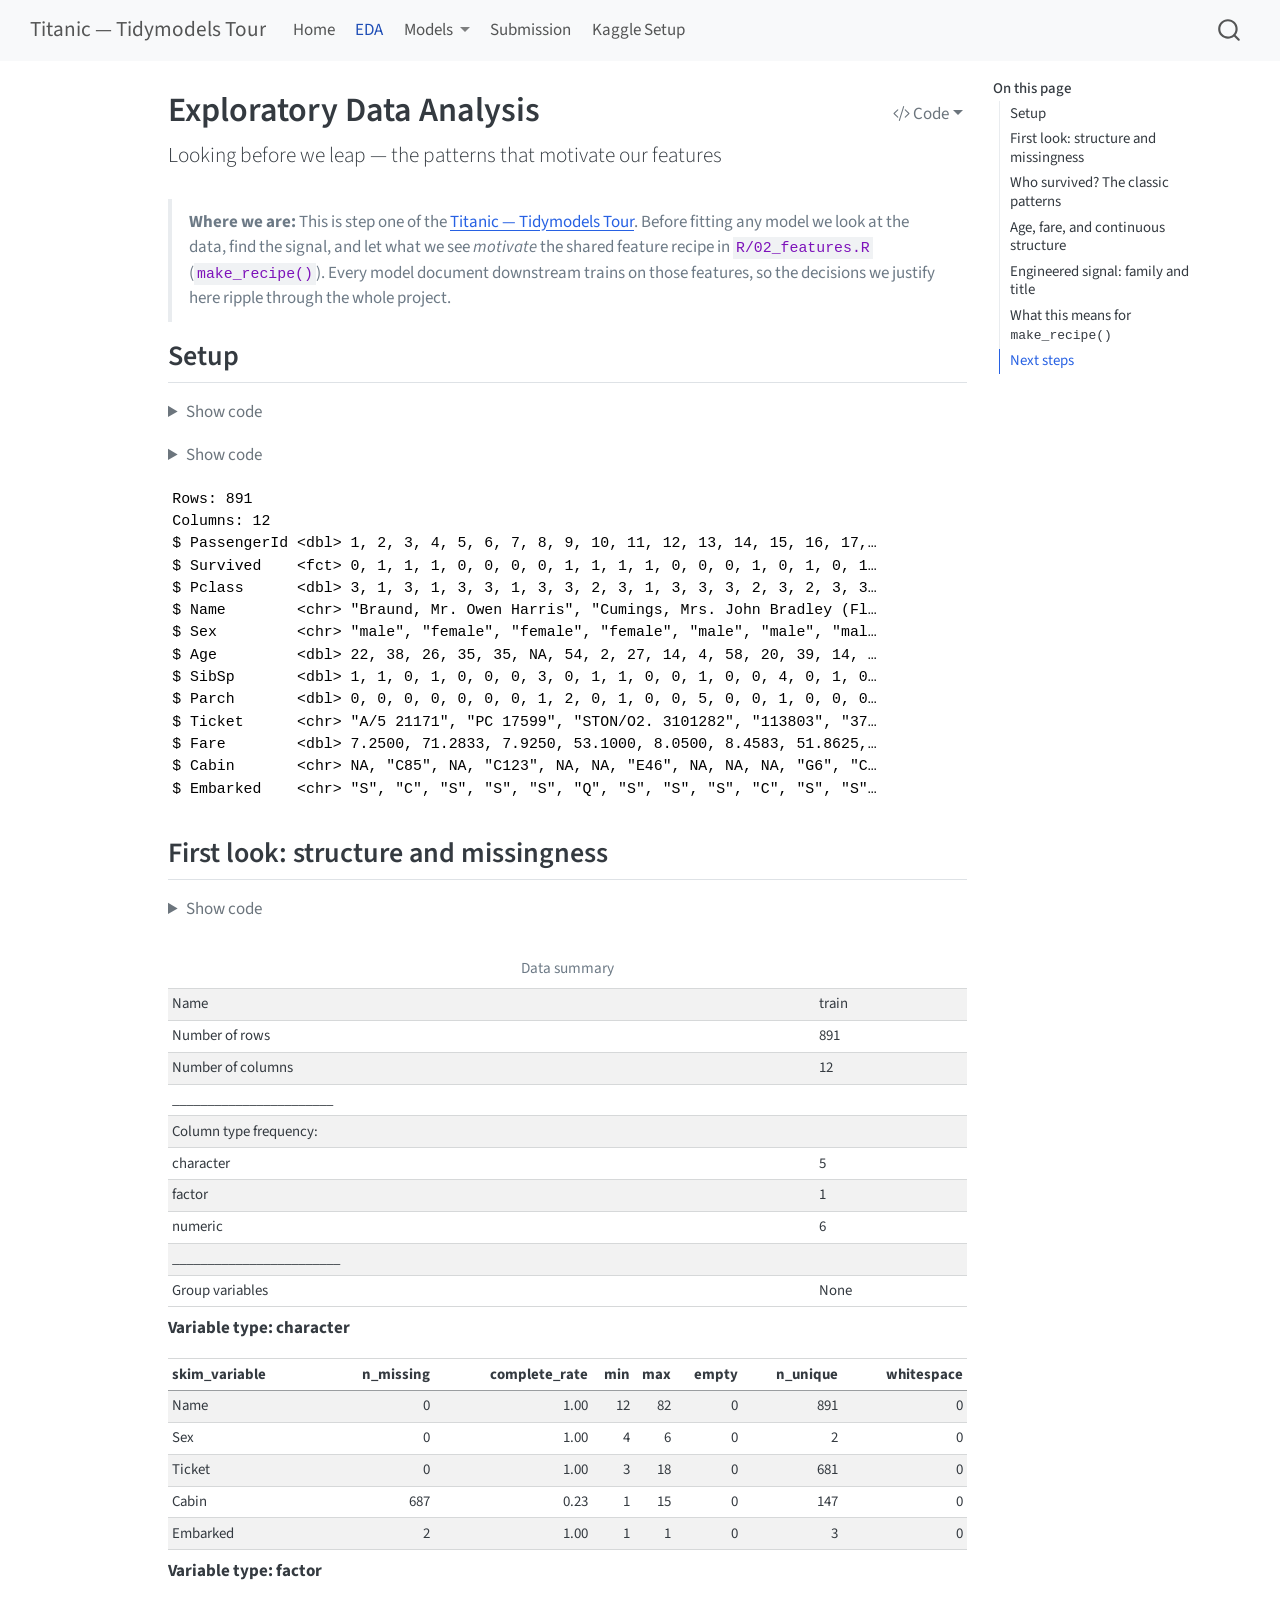
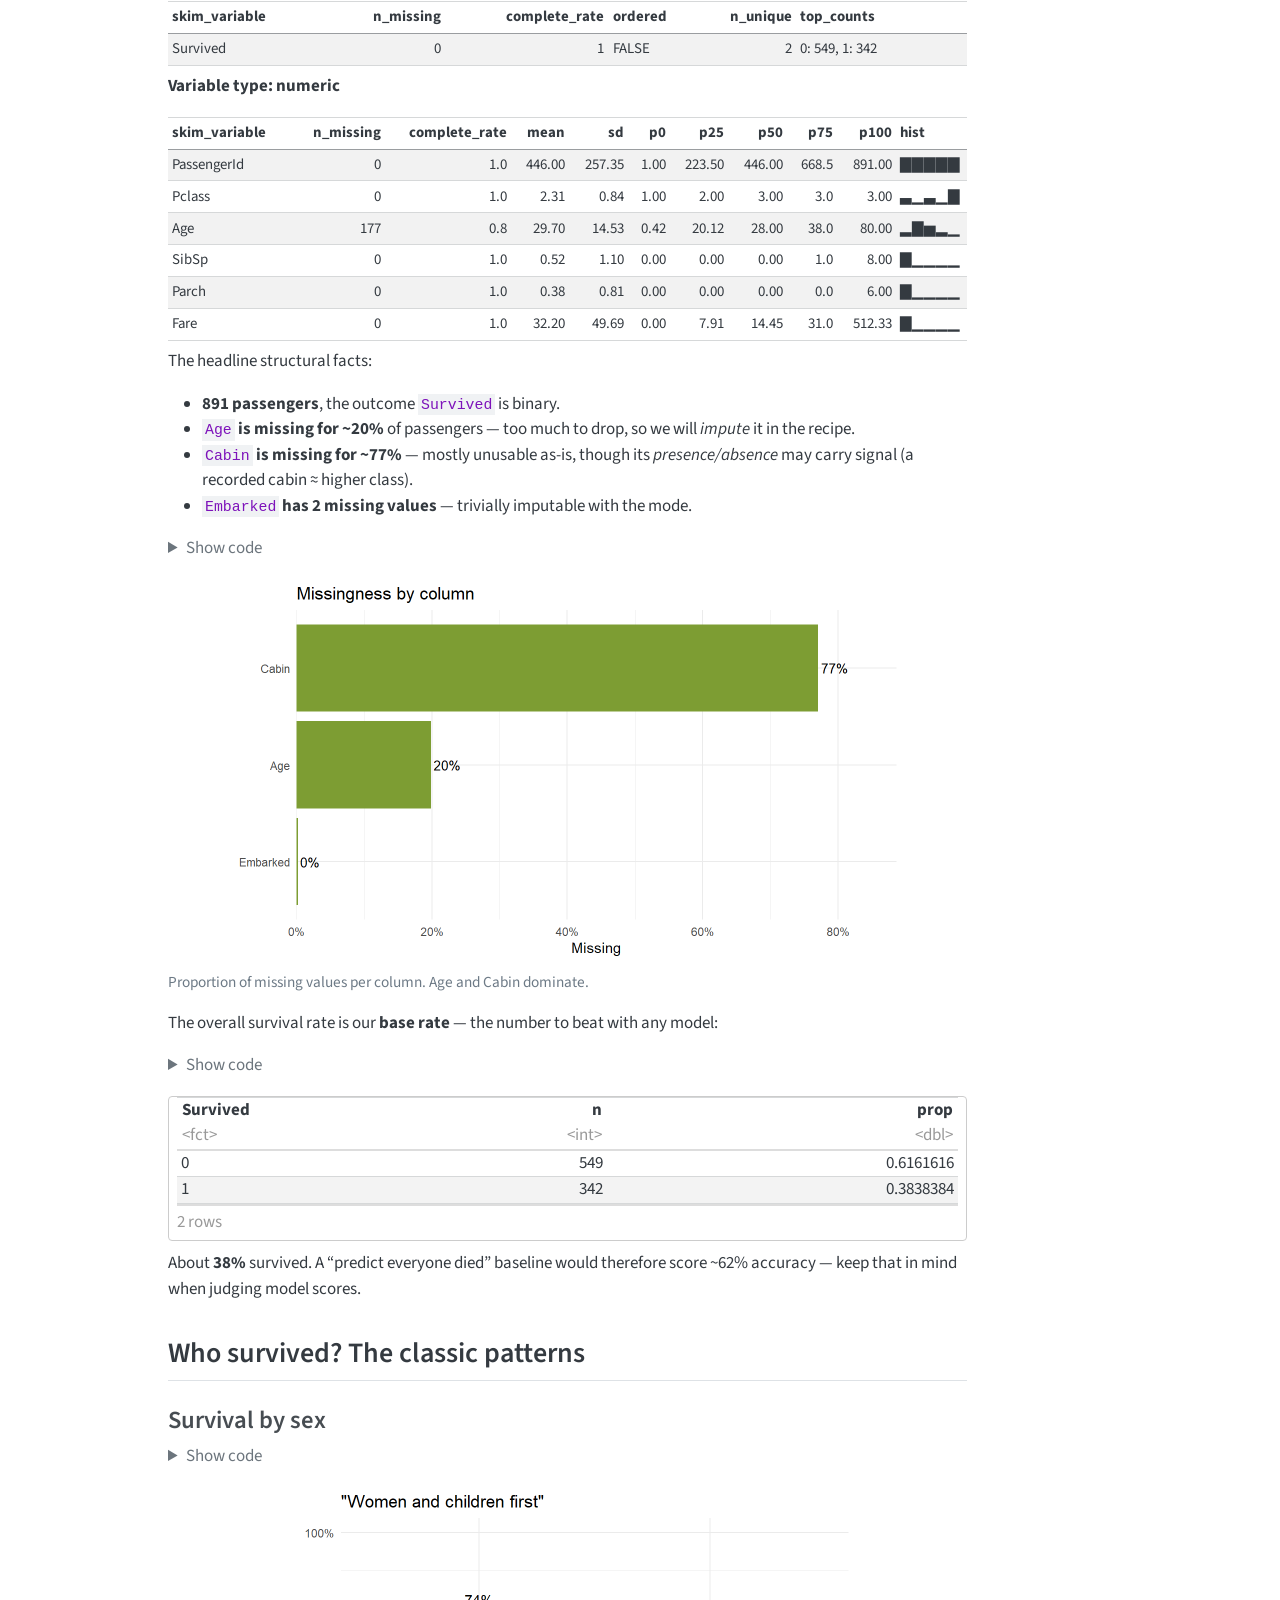
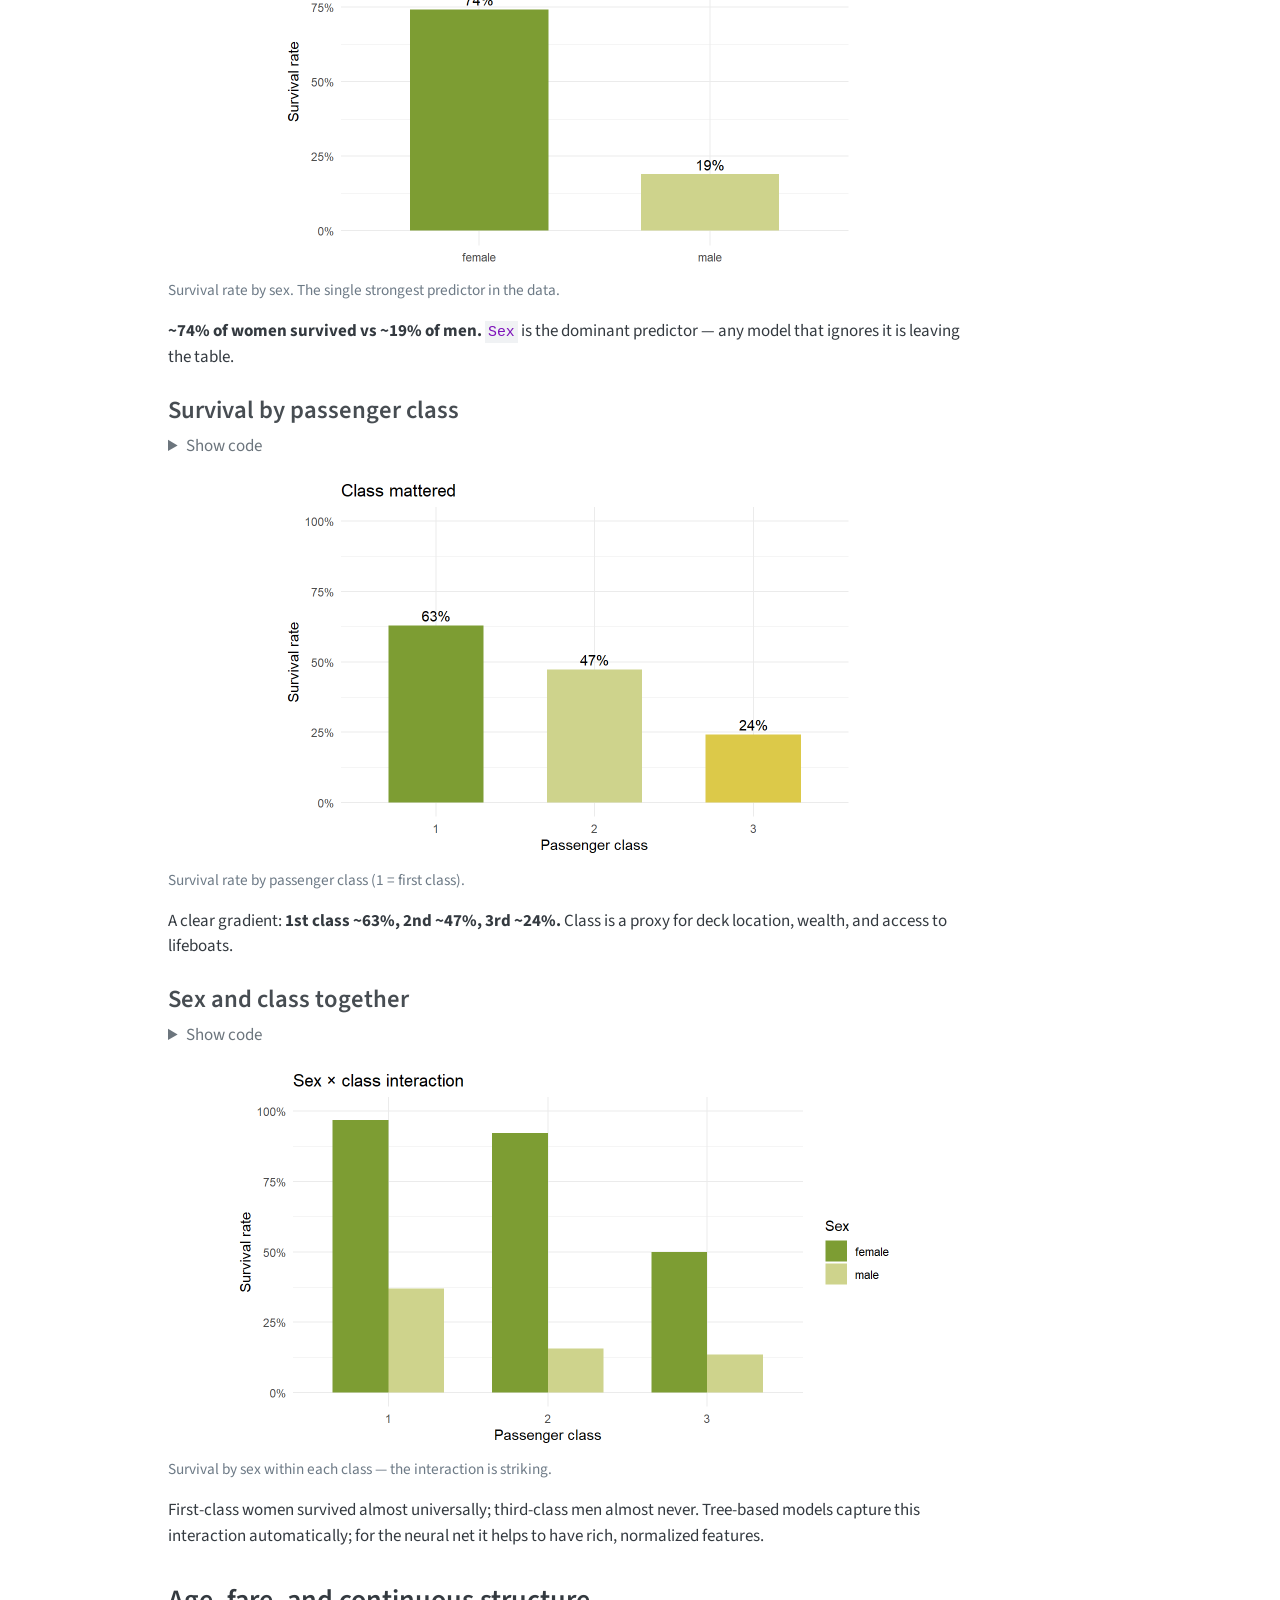
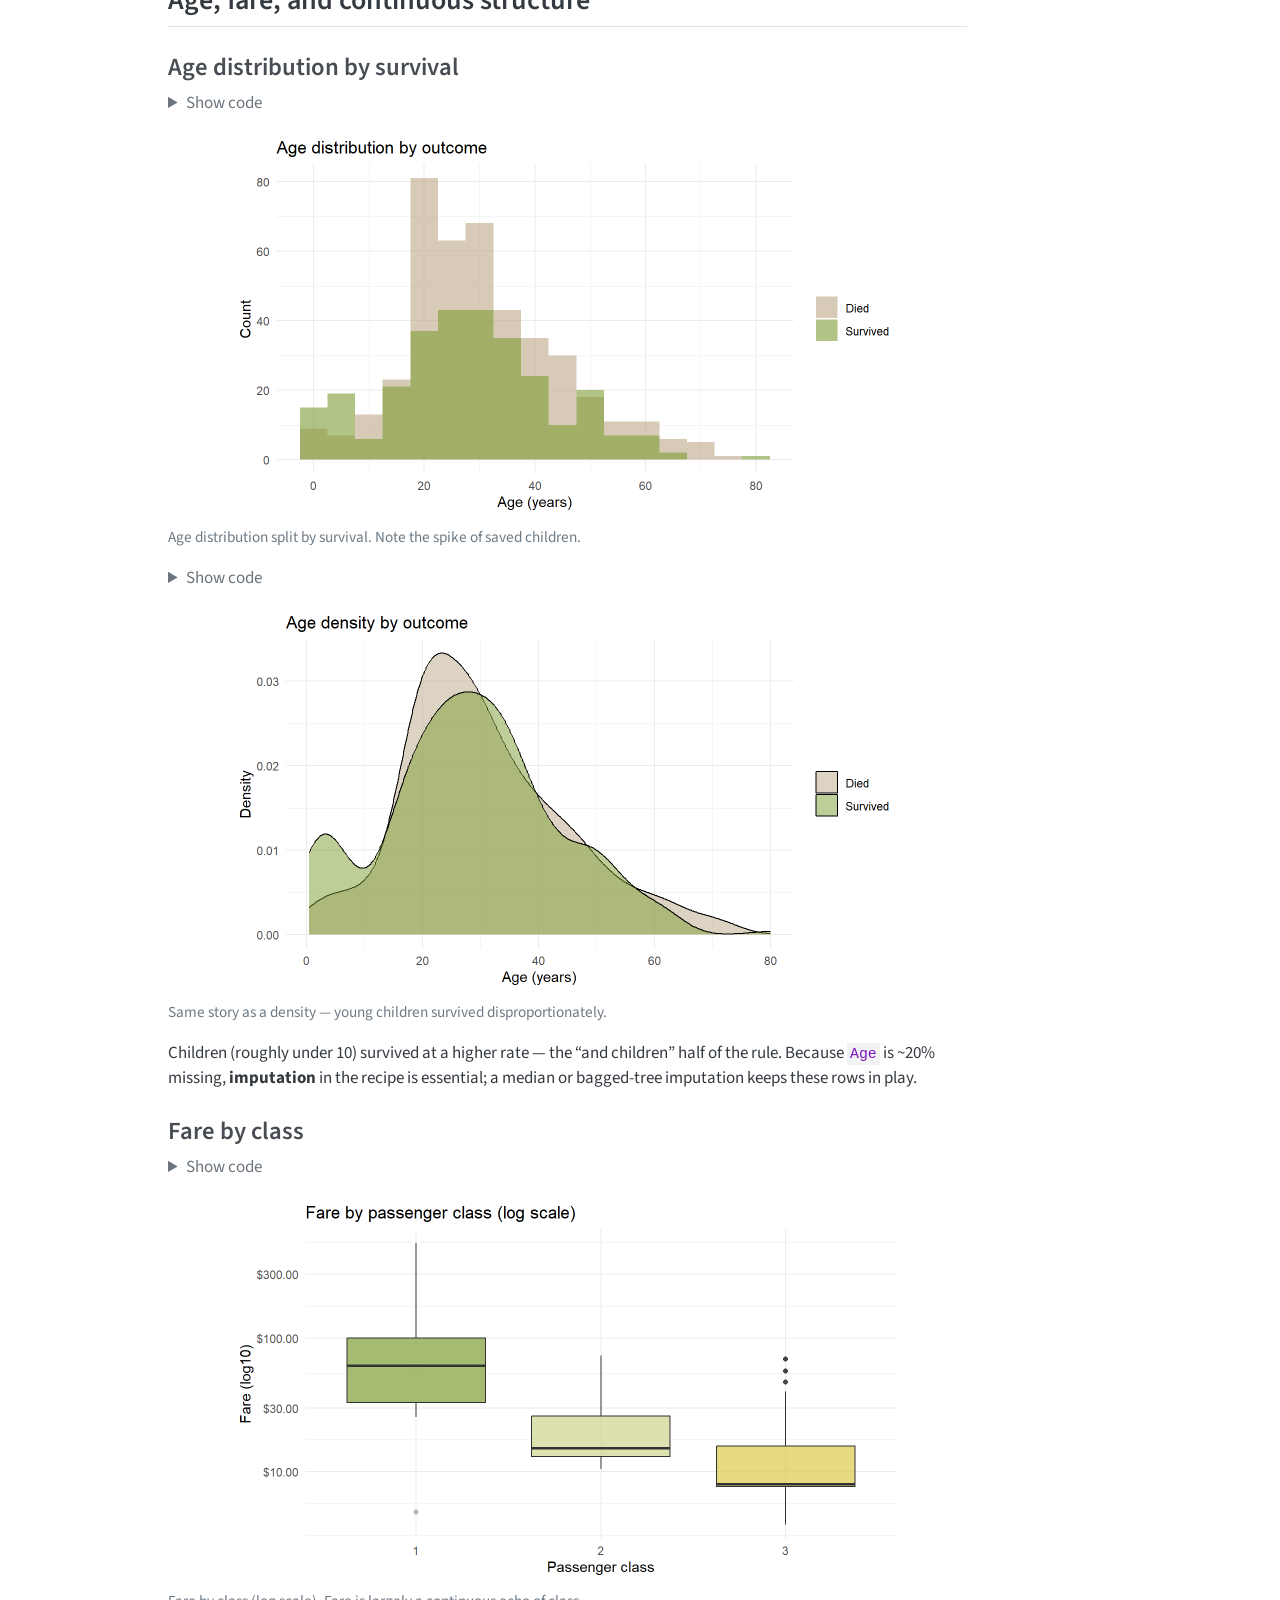
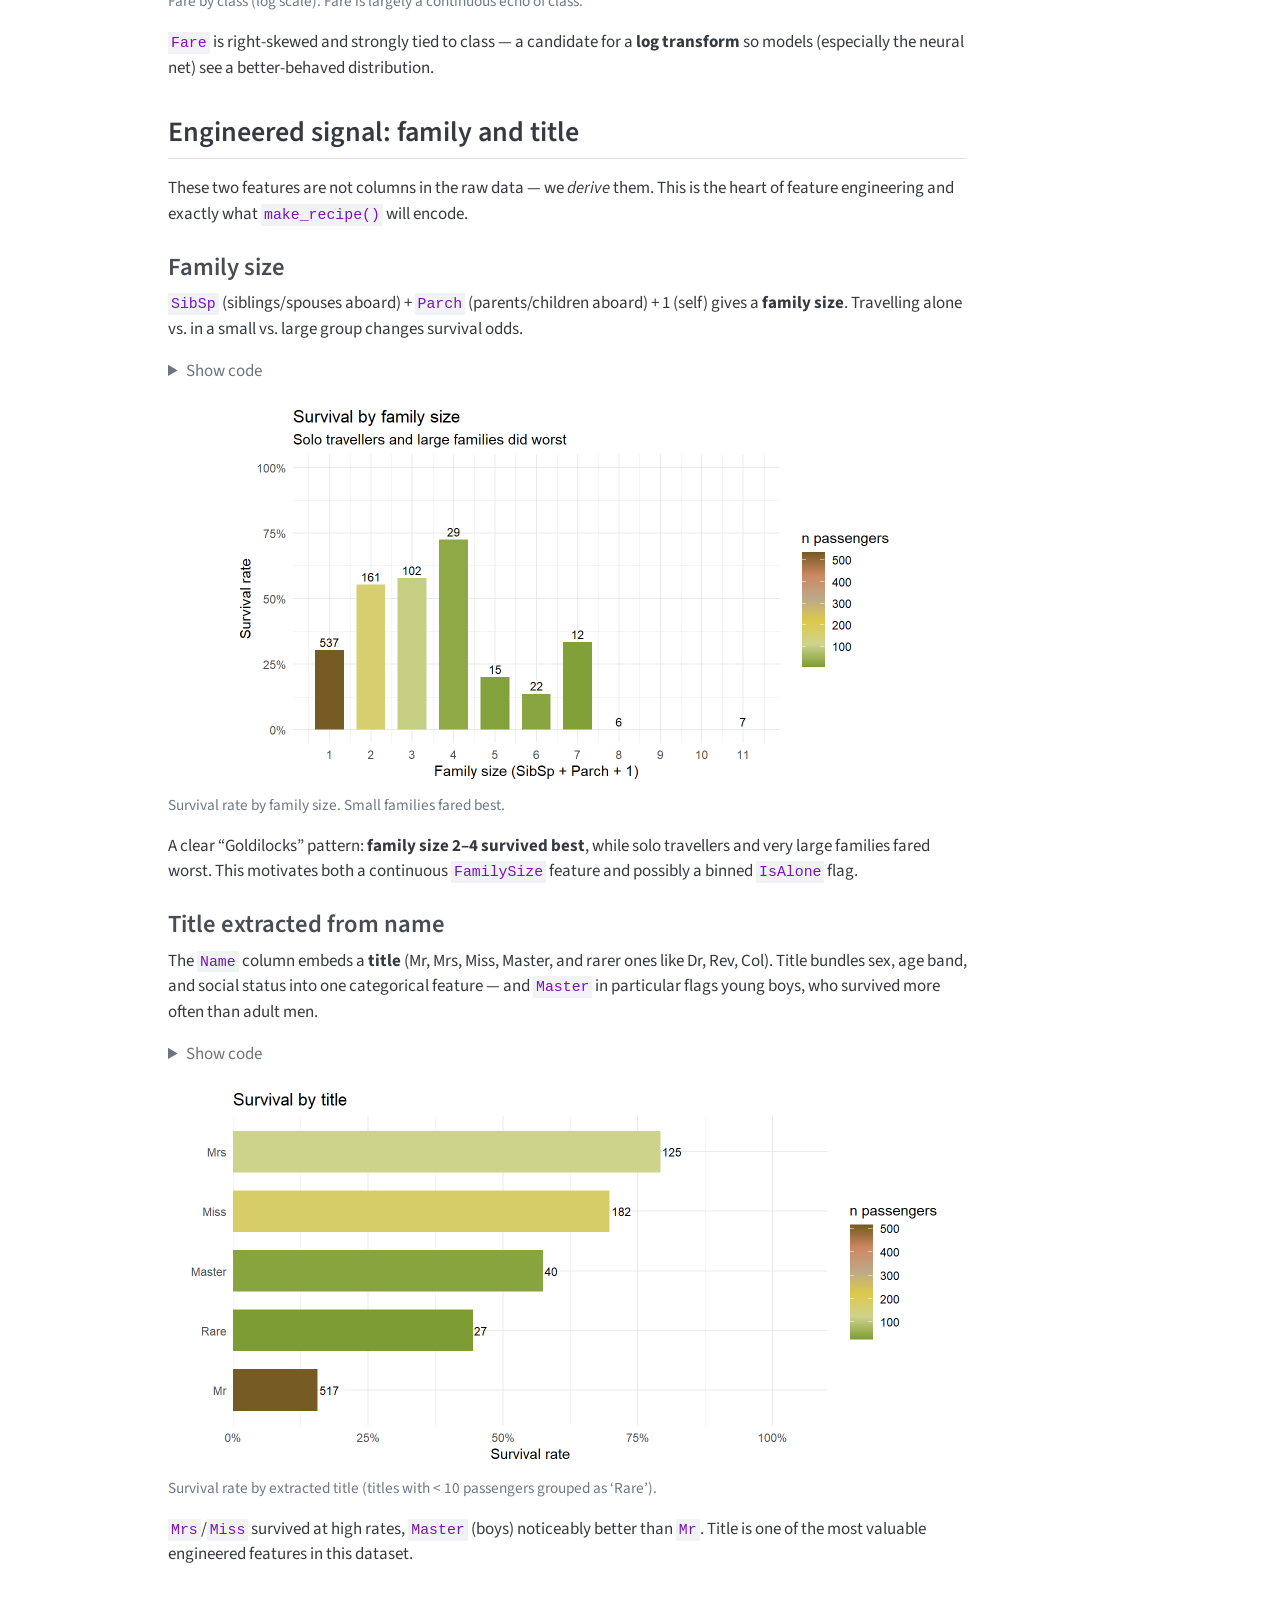
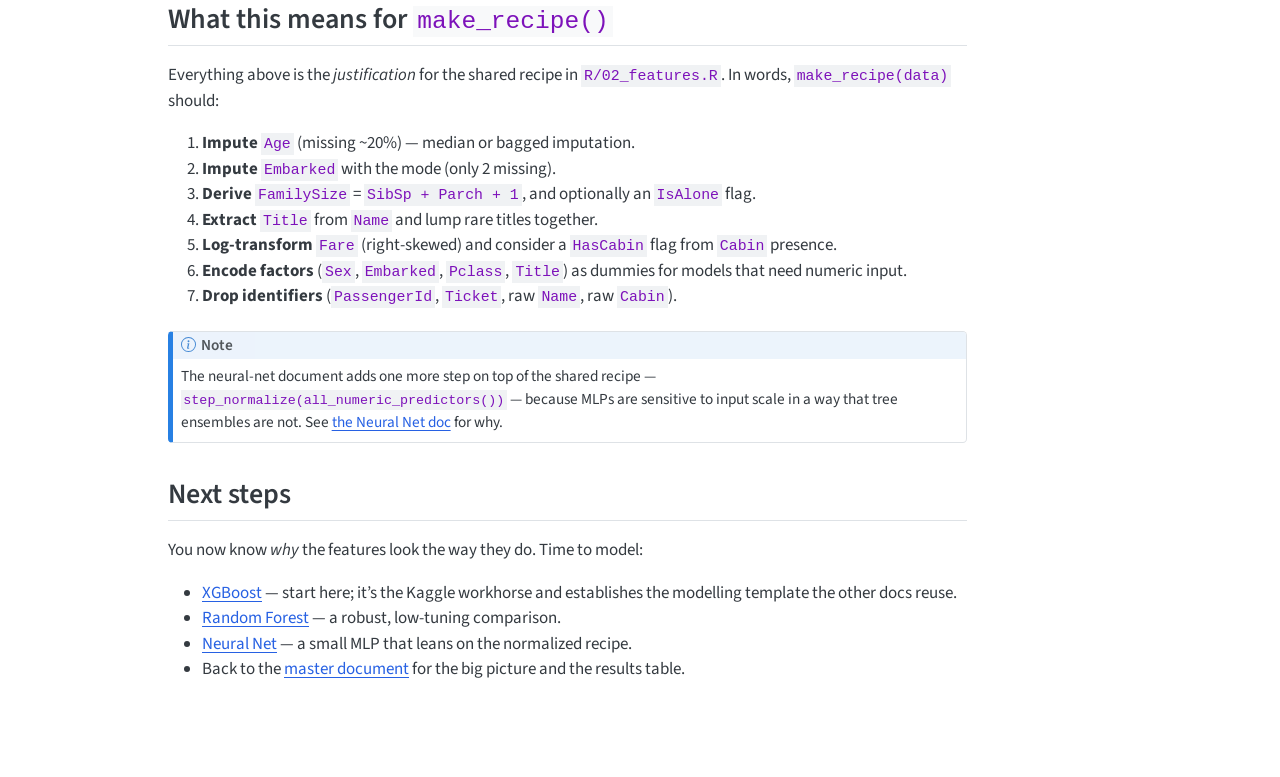
<file: docs/01-eda.html>
<!DOCTYPE html>
<html xmlns="http://www.w3.org/1999/xhtml" lang="en" xml:lang="en"><head>

<meta charset="utf-8">
<meta name="generator" content="quarto-1.9.38">

<meta name="viewport" content="width=device-width, initial-scale=1.0, user-scalable=yes">


<title>Exploratory Data Analysis – Titanic — Tidymodels Tour</title>
<style>
/* Default styles provided by pandoc.
** See https://pandoc.org/MANUAL.html#variables-for-html for config info.
*/
code{white-space: pre-wrap;}
span.smallcaps{font-variant: small-caps;}
div.columns{display: flex; gap: min(4vw, 1.5em);}
div.column{flex: auto; overflow-x: auto;}
div.hanging-indent{margin-left: 1.5em; text-indent: -1.5em;}
ul.task-list{list-style: none;}
ul.task-list li input[type="checkbox"] {
  width: 0.8em;
  margin: 0 0.8em 0.2em -1em; /* quarto-specific, see https://github.com/quarto-dev/quarto-cli/issues/4556 */ 
  vertical-align: middle;
}
/* CSS for syntax highlighting */
html { -webkit-text-size-adjust: 100%; }
pre > code.sourceCode { white-space: pre; position: relative; }
pre > code.sourceCode > span { display: inline-block; line-height: 1.25; }
pre > code.sourceCode > span:empty { height: 1.2em; }
.sourceCode { overflow: visible; }
code.sourceCode > span { color: inherit; text-decoration: inherit; }
div.sourceCode { margin: 1em 0; }
pre.sourceCode { margin: 0; }
@media screen {
div.sourceCode { overflow: auto; }
}
@media print {
pre > code.sourceCode { white-space: pre-wrap; }
pre > code.sourceCode > span { text-indent: -5em; padding-left: 5em; }
}
pre.numberSource code
  { counter-reset: source-line 0; }
pre.numberSource code > span
  { position: relative; left: -4em; counter-increment: source-line; }
pre.numberSource code > span > a:first-child::before
  { content: counter(source-line);
    position: relative; left: -1em; text-align: right; vertical-align: baseline;
    border: none; display: inline-block;
    -webkit-touch-callout: none; -webkit-user-select: none;
    -khtml-user-select: none; -moz-user-select: none;
    -ms-user-select: none; user-select: none;
    padding: 0 4px; width: 4em;
  }
pre.numberSource { margin-left: 3em;  padding-left: 4px; }
div.sourceCode
  {   }
@media screen {
pre > code.sourceCode > span > a:first-child::before { text-decoration: underline; }
}
</style>


<script src="../site_libs/quarto-nav/quarto-nav.js"></script>
<script src="../site_libs/quarto-nav/headroom.min.js"></script>
<script src="../site_libs/clipboard/clipboard.min.js"></script>
<script src="../site_libs/quarto-search/autocomplete.umd.js"></script>
<script src="../site_libs/quarto-search/fuse.min.js"></script>
<script src="../site_libs/quarto-search/quarto-search.js"></script>
<meta name="quarto:offset" content="../">
<script src="../site_libs/quarto-html/quarto.js" type="module"></script>
<script src="../site_libs/quarto-html/tabsets/tabsets.js" type="module"></script>
<script src="../site_libs/quarto-html/popper.min.js"></script>
<script src="../site_libs/quarto-html/tippy.umd.min.js"></script>
<script src="../site_libs/quarto-html/anchor.min.js"></script>
<link href="../site_libs/quarto-html/tippy.css" rel="stylesheet">
<link href="../site_libs/quarto-html/quarto-syntax-highlighting-15634bcf2e68342d4ad2dfa704d543f6.css" rel="stylesheet" id="quarto-text-highlighting-styles">
<script src="../site_libs/bootstrap/bootstrap.min.js"></script>
<link href="../site_libs/bootstrap/bootstrap-icons.css" rel="stylesheet">
<link href="../site_libs/bootstrap/bootstrap-bba5ebae505b5c03f3f0d8040a416a6b.min.css" rel="stylesheet" append-hash="true" id="quarto-bootstrap" data-mode="light">
<script id="quarto-search-options" type="application/json">{
  "location": "navbar",
  "copy-button": false,
  "collapse-after": 3,
  "panel-placement": "end",
  "type": "overlay",
  "limit": 50,
  "keyboard-shortcut": [
    "f",
    "/",
    "s"
  ],
  "show-item-context": false,
  "language": {
    "search-no-results-text": "No results",
    "search-matching-documents-text": "matching documents",
    "search-copy-link-title": "Copy link to search",
    "search-hide-matches-text": "Hide additional matches",
    "search-more-match-text": "more match in this document",
    "search-more-matches-text": "more matches in this document",
    "search-clear-button-title": "Clear",
    "search-text-placeholder": "",
    "search-detached-cancel-button-title": "Cancel",
    "search-submit-button-title": "Submit",
    "search-label": "Search"
  }
}</script>
<link href="../site_libs/pagedtable-1.1/css/pagedtable.css" rel="stylesheet">
<script src="../site_libs/pagedtable-1.1/js/pagedtable.js"></script>


</head>

<body class="nav-fixed quarto-light">

<div id="quarto-search-results"></div>
  <header id="quarto-header" class="headroom fixed-top">
    <nav class="navbar navbar-expand-lg " data-bs-theme="dark">
      <div class="navbar-container container-fluid">
      <div class="navbar-brand-container mx-auto">
    <a class="navbar-brand" href="../index.html">
    <span class="navbar-title">Titanic — Tidymodels Tour</span>
    </a>
  </div>
            <div id="quarto-search" class="" title="Search"></div>
          <button class="navbar-toggler" type="button" data-bs-toggle="collapse" data-bs-target="#navbarCollapse" aria-controls="navbarCollapse" role="menu" aria-expanded="false" aria-label="Toggle navigation" onclick="if (window.quartoToggleHeadroom) { window.quartoToggleHeadroom(); }">
  <span class="navbar-toggler-icon"></span>
</button>
          <div class="collapse navbar-collapse" id="navbarCollapse">
            <ul class="navbar-nav navbar-nav-scroll me-auto">
  <li class="nav-item">
    <a class="nav-link" href="../index.html"> 
<span class="menu-text">Home</span></a>
  </li>  
  <li class="nav-item">
    <a class="nav-link active" href="../docs/01-eda.html" aria-current="page"> 
<span class="menu-text">EDA</span></a>
  </li>  
  <li class="nav-item dropdown ">
    <a class="nav-link dropdown-toggle" href="#" id="nav-menu-models" role="link" data-bs-toggle="dropdown" aria-expanded="false">
 <span class="menu-text">Models</span>
    </a>
    <ul class="dropdown-menu" aria-labelledby="nav-menu-models">    
        <li>
    <a class="dropdown-item" href="../docs/02-xgboost.html">
 <span class="dropdown-text">XGBoost</span></a>
  </li>  
        <li>
    <a class="dropdown-item" href="../docs/03-random-forest.html">
 <span class="dropdown-text">Random Forest</span></a>
  </li>  
        <li>
    <a class="dropdown-item" href="../docs/04-neural-net.html">
 <span class="dropdown-text">Neural Net</span></a>
  </li>  
        <li>
    <a class="dropdown-item" href="../docs/06-logistic.html">
 <span class="dropdown-text">Logistic Regression</span></a>
  </li>  
        <li>
    <a class="dropdown-item" href="../docs/07-svm.html">
 <span class="dropdown-text">Support Vector Machine</span></a>
  </li>  
        <li>
    <a class="dropdown-item" href="../docs/08-mars.html">
 <span class="dropdown-text">MARS</span></a>
  </li>  
        <li>
    <a class="dropdown-item" href="../docs/05-stack.html">
 <span class="dropdown-text">Stacked Ensemble</span></a>
  </li>  
    </ul>
  </li>
  <li class="nav-item">
    <a class="nav-link" href="../docs/submission.html"> 
<span class="menu-text">Submission</span></a>
  </li>  
  <li class="nav-item">
    <a class="nav-link" href="../docs/setup-kaggle.html"> 
<span class="menu-text">Kaggle Setup</span></a>
  </li>  
</ul>
          </div> <!-- /navcollapse -->
            <div class="quarto-navbar-tools">
</div>
      </div> <!-- /container-fluid -->
    </nav>
</header>
<!-- content -->
<div id="quarto-content" class="quarto-container page-columns page-rows-contents page-layout-article page-navbar">
<!-- sidebar -->
<!-- margin-sidebar -->
    <div id="quarto-margin-sidebar" class="sidebar margin-sidebar">
        <nav id="TOC" role="doc-toc" class="toc-active">
    <h2 id="toc-title">On this page</h2>
   
  <ul>
  <li><a href="#setup" id="toc-setup" class="nav-link active" data-scroll-target="#setup">Setup</a></li>
  <li><a href="#first-look-structure-and-missingness" id="toc-first-look-structure-and-missingness" class="nav-link" data-scroll-target="#first-look-structure-and-missingness">First look: structure and missingness</a></li>
  <li><a href="#who-survived-the-classic-patterns" id="toc-who-survived-the-classic-patterns" class="nav-link" data-scroll-target="#who-survived-the-classic-patterns">Who survived? The classic patterns</a>
  <ul class="collapse">
  <li><a href="#survival-by-sex" id="toc-survival-by-sex" class="nav-link" data-scroll-target="#survival-by-sex">Survival by sex</a></li>
  <li><a href="#survival-by-passenger-class" id="toc-survival-by-passenger-class" class="nav-link" data-scroll-target="#survival-by-passenger-class">Survival by passenger class</a></li>
  <li><a href="#sex-and-class-together" id="toc-sex-and-class-together" class="nav-link" data-scroll-target="#sex-and-class-together">Sex and class together</a></li>
  </ul></li>
  <li><a href="#age-fare-and-continuous-structure" id="toc-age-fare-and-continuous-structure" class="nav-link" data-scroll-target="#age-fare-and-continuous-structure">Age, fare, and continuous structure</a>
  <ul class="collapse">
  <li><a href="#age-distribution-by-survival" id="toc-age-distribution-by-survival" class="nav-link" data-scroll-target="#age-distribution-by-survival">Age distribution by survival</a></li>
  <li><a href="#fare-by-class" id="toc-fare-by-class" class="nav-link" data-scroll-target="#fare-by-class">Fare by class</a></li>
  </ul></li>
  <li><a href="#engineered-signal-family-and-title" id="toc-engineered-signal-family-and-title" class="nav-link" data-scroll-target="#engineered-signal-family-and-title">Engineered signal: family and title</a>
  <ul class="collapse">
  <li><a href="#family-size" id="toc-family-size" class="nav-link" data-scroll-target="#family-size">Family size</a></li>
  <li><a href="#title-extracted-from-name" id="toc-title-extracted-from-name" class="nav-link" data-scroll-target="#title-extracted-from-name">Title extracted from name</a></li>
  </ul></li>
  <li><a href="#what-this-means-for-make_recipe" id="toc-what-this-means-for-make_recipe" class="nav-link" data-scroll-target="#what-this-means-for-make_recipe">What this means for <code>make_recipe()</code></a></li>
  <li><a href="#next-steps" id="toc-next-steps" class="nav-link" data-scroll-target="#next-steps">Next steps</a></li>
  </ul>
</nav>
    </div>
<!-- main -->
<main class="content" id="quarto-document-content">

<header id="title-block-header" class="quarto-title-block default">
<div class="quarto-title">
<div class="quarto-title-block"><div><h1 class="title">Exploratory Data Analysis</h1><button type="button" class="btn code-tools-button dropdown-toggle" id="quarto-code-tools-menu" data-bs-toggle="dropdown" aria-expanded="false"><i class="bi"></i> Code</button><ul class="dropdown-menu dropdown-menu-end" aria-labelelledby="quarto-code-tools-menu"><li><a id="quarto-show-all-code" class="dropdown-item" href="javascript:void(0)" role="button">Show All Code</a></li><li><a id="quarto-hide-all-code" class="dropdown-item" href="javascript:void(0)" role="button">Hide All Code</a></li><li><hr class="dropdown-divider"></li><li><a id="quarto-view-source" class="dropdown-item" href="javascript:void(0)" role="button">View Source</a></li></ul></div></div>
<p class="subtitle lead">Looking before we leap — the patterns that motivate our features</p>
</div>



<div class="quarto-title-meta">

    
  
    
  </div>
  


</header>


<blockquote class="blockquote">
<p><strong>Where we are:</strong> This is step one of the <a href="../index.html">Titanic — Tidymodels Tour</a>. Before fitting any model we look at the data, find the signal, and let what we see <em>motivate</em> the shared feature recipe in <code>R/02_features.R</code> (<code>make_recipe()</code>). Every model document downstream trains on those features, so the decisions we justify here ripple through the whole project.</p>
</blockquote>
<section id="setup" class="level2">
<h2 class="anchored" data-anchor-id="setup">Setup</h2>
<div class="cell">
<details class="code-fold">
<summary>Show code</summary>
<div class="code-copy-outer-scaffold"><div class="sourceCode cell-code" id="cb1"><pre class="sourceCode r code-with-copy"><code class="sourceCode r"><span id="cb1-1"><a href="#cb1-1" aria-hidden="true" tabindex="-1"></a><span class="co"># Source the project setup: loads tidyverse + tidymodels, sets seed = 42,</span></span>
<span id="cb1-2"><a href="#cb1-2" aria-hidden="true" tabindex="-1"></a><span class="co"># defines path_* helpers, and registers the parallel backend.</span></span>
<span id="cb1-3"><a href="#cb1-3" aria-hidden="true" tabindex="-1"></a><span class="fu">source</span>(here<span class="sc">::</span><span class="fu">here</span>(<span class="st">"R"</span>, <span class="st">"00_setup.R"</span>))</span>
<span id="cb1-4"><a href="#cb1-4" aria-hidden="true" tabindex="-1"></a></span>
<span id="cb1-5"><a href="#cb1-5" aria-hidden="true" tabindex="-1"></a><span class="co"># Attach the libraries whose functions are used bare throughout this doc.</span></span>
<span id="cb1-6"><a href="#cb1-6" aria-hidden="true" tabindex="-1"></a><span class="fu">library</span>(tidyverse)   <span class="co"># dplyr, ggplot2, readr, stringr, tidyr, purrr, forcats, etc.</span></span>
<span id="cb1-7"><a href="#cb1-7" aria-hidden="true" tabindex="-1"></a><span class="fu">library</span>(tidymodels)  <span class="co"># recipes and friends for the shared feature recipe</span></span>
<span id="cb1-8"><a href="#cb1-8" aria-hidden="true" tabindex="-1"></a><span class="fu">library</span>(here)        <span class="co"># here() for project-relative paths</span></span>
<span id="cb1-9"><a href="#cb1-9" aria-hidden="true" tabindex="-1"></a></span>
<span id="cb1-10"><a href="#cb1-10" aria-hidden="true" tabindex="-1"></a><span class="co"># A couple of EDA-only helpers.</span></span>
<span id="cb1-11"><a href="#cb1-11" aria-hidden="true" tabindex="-1"></a><span class="fu">library</span>(skimr)   <span class="co"># skim() — richer than summary()</span></span>
<span id="cb1-12"><a href="#cb1-12" aria-hidden="true" tabindex="-1"></a><span class="fu">library</span>(naniar)  <span class="co"># missingness visualisation (optional but lovely)</span></span>
<span id="cb1-13"><a href="#cb1-13" aria-hidden="true" tabindex="-1"></a><span class="fu">library</span>(scales)  <span class="co"># percent()/dollar() axis + label formatting (not attached by tidyverse)</span></span></code></pre></div><button title="Copy to Clipboard" class="code-copy-button"><i class="bi"></i></button></div>
</details>
</div>
<div class="cell">
<details class="code-fold">
<summary>Show code</summary>
<div class="code-copy-outer-scaffold"><div class="sourceCode cell-code" id="cb2"><pre class="sourceCode r code-with-copy"><code class="sourceCode r"><span id="cb2-1"><a href="#cb2-1" aria-hidden="true" tabindex="-1"></a><span class="co"># Read the training data. Only the training set has the Survived label, so all</span></span>
<span id="cb2-2"><a href="#cb2-2" aria-hidden="true" tabindex="-1"></a><span class="co"># exploratory analysis happens here.</span></span>
<span id="cb2-3"><a href="#cb2-3" aria-hidden="true" tabindex="-1"></a>train <span class="ot">&lt;-</span> <span class="fu">read_csv</span>(<span class="fu">here</span>(<span class="st">"data"</span>, <span class="st">"raw"</span>, <span class="st">"train.csv"</span>))</span>
<span id="cb2-4"><a href="#cb2-4" aria-hidden="true" tabindex="-1"></a></span>
<span id="cb2-5"><a href="#cb2-5" aria-hidden="true" tabindex="-1"></a><span class="co"># Survived is the outcome. Treat it as a factor with explicit levels.</span></span>
<span id="cb2-6"><a href="#cb2-6" aria-hidden="true" tabindex="-1"></a><span class="co"># Convention for the whole project: levels c("0", "1"), positive class = "1".</span></span>
<span id="cb2-7"><a href="#cb2-7" aria-hidden="true" tabindex="-1"></a>train <span class="ot">&lt;-</span> train <span class="sc">|&gt;</span></span>
<span id="cb2-8"><a href="#cb2-8" aria-hidden="true" tabindex="-1"></a>  <span class="fu">mutate</span>(<span class="at">Survived =</span> <span class="fu">factor</span>(Survived, <span class="at">levels =</span> <span class="fu">c</span>(<span class="st">"0"</span>, <span class="st">"1"</span>)))</span>
<span id="cb2-9"><a href="#cb2-9" aria-hidden="true" tabindex="-1"></a></span>
<span id="cb2-10"><a href="#cb2-10" aria-hidden="true" tabindex="-1"></a><span class="fu">glimpse</span>(train)</span></code></pre></div><button title="Copy to Clipboard" class="code-copy-button"><i class="bi"></i></button></div>
</details>
<div class="cell-output cell-output-stdout">
<pre><code>Rows: 891
Columns: 12
$ PassengerId &lt;dbl&gt; 1, 2, 3, 4, 5, 6, 7, 8, 9, 10, 11, 12, 13, 14, 15, 16, 17,…
$ Survived    &lt;fct&gt; 0, 1, 1, 1, 0, 0, 0, 0, 1, 1, 1, 1, 0, 0, 0, 1, 0, 1, 0, 1…
$ Pclass      &lt;dbl&gt; 3, 1, 3, 1, 3, 3, 1, 3, 3, 2, 3, 1, 3, 3, 3, 2, 3, 2, 3, 3…
$ Name        &lt;chr&gt; "Braund, Mr. Owen Harris", "Cumings, Mrs. John Bradley (Fl…
$ Sex         &lt;chr&gt; "male", "female", "female", "female", "male", "male", "mal…
$ Age         &lt;dbl&gt; 22, 38, 26, 35, 35, NA, 54, 2, 27, 14, 4, 58, 20, 39, 14, …
$ SibSp       &lt;dbl&gt; 1, 1, 0, 1, 0, 0, 0, 3, 0, 1, 1, 0, 0, 1, 0, 0, 4, 0, 1, 0…
$ Parch       &lt;dbl&gt; 0, 0, 0, 0, 0, 0, 0, 1, 2, 0, 1, 0, 0, 5, 0, 0, 1, 0, 0, 0…
$ Ticket      &lt;chr&gt; "A/5 21171", "PC 17599", "STON/O2. 3101282", "113803", "37…
$ Fare        &lt;dbl&gt; 7.2500, 71.2833, 7.9250, 53.1000, 8.0500, 8.4583, 51.8625,…
$ Cabin       &lt;chr&gt; NA, "C85", NA, "C123", NA, NA, "E46", NA, NA, NA, "G6", "C…
$ Embarked    &lt;chr&gt; "S", "C", "S", "S", "S", "Q", "S", "S", "S", "C", "S", "S"…</code></pre>
</div>
</div>
</section>
<section id="first-look-structure-and-missingness" class="level2">
<h2 class="anchored" data-anchor-id="first-look-structure-and-missingness">First look: structure and missingness</h2>
<div class="cell">
<details class="code-fold">
<summary>Show code</summary>
<div class="code-copy-outer-scaffold"><div class="sourceCode cell-code" id="cb4"><pre class="sourceCode r code-with-copy"><code class="sourceCode r"><span id="cb4-1"><a href="#cb4-1" aria-hidden="true" tabindex="-1"></a><span class="co"># skim() gives per-type summaries: completeness, mean/sd for numerics,</span></span>
<span id="cb4-2"><a href="#cb4-2" aria-hidden="true" tabindex="-1"></a><span class="co"># top counts for characters. The `complete_rate` column is the one to watch.</span></span>
<span id="cb4-3"><a href="#cb4-3" aria-hidden="true" tabindex="-1"></a><span class="fu">skim</span>(train)</span></code></pre></div><button title="Copy to Clipboard" class="code-copy-button"><i class="bi"></i></button></div>
</details>
<div class="cell-output-display">
<table class="caption-top table table-sm table-striped small">
<caption>Data summary</caption>
<tbody>
<tr class="odd">
<td style="text-align: left;">Name</td>
<td style="text-align: left;">train</td>
</tr>
<tr class="even">
<td style="text-align: left;">Number of rows</td>
<td style="text-align: left;">891</td>
</tr>
<tr class="odd">
<td style="text-align: left;">Number of columns</td>
<td style="text-align: left;">12</td>
</tr>
<tr class="even">
<td style="text-align: left;">_______________________</td>
<td style="text-align: left;"></td>
</tr>
<tr class="odd">
<td style="text-align: left;">Column type frequency:</td>
<td style="text-align: left;"></td>
</tr>
<tr class="even">
<td style="text-align: left;">character</td>
<td style="text-align: left;">5</td>
</tr>
<tr class="odd">
<td style="text-align: left;">factor</td>
<td style="text-align: left;">1</td>
</tr>
<tr class="even">
<td style="text-align: left;">numeric</td>
<td style="text-align: left;">6</td>
</tr>
<tr class="odd">
<td style="text-align: left;">________________________</td>
<td style="text-align: left;"></td>
</tr>
<tr class="even">
<td style="text-align: left;">Group variables</td>
<td style="text-align: left;">None</td>
</tr>
</tbody>
</table>
<p><strong>Variable type: character</strong></p>
<table class="caption-top table table-sm table-striped small">
<colgroup>
<col style="width: 19%">
<col style="width: 13%">
<col style="width: 19%">
<col style="width: 5%">
<col style="width: 5%">
<col style="width: 8%">
<col style="width: 12%">
<col style="width: 15%">
</colgroup>
<thead>
<tr class="header">
<th style="text-align: left;">skim_variable</th>
<th style="text-align: right;">n_missing</th>
<th style="text-align: right;">complete_rate</th>
<th style="text-align: right;">min</th>
<th style="text-align: right;">max</th>
<th style="text-align: right;">empty</th>
<th style="text-align: right;">n_unique</th>
<th style="text-align: right;">whitespace</th>
</tr>
</thead>
<tbody>
<tr class="odd">
<td style="text-align: left;">Name</td>
<td style="text-align: right;">0</td>
<td style="text-align: right;">1.00</td>
<td style="text-align: right;">12</td>
<td style="text-align: right;">82</td>
<td style="text-align: right;">0</td>
<td style="text-align: right;">891</td>
<td style="text-align: right;">0</td>
</tr>
<tr class="even">
<td style="text-align: left;">Sex</td>
<td style="text-align: right;">0</td>
<td style="text-align: right;">1.00</td>
<td style="text-align: right;">4</td>
<td style="text-align: right;">6</td>
<td style="text-align: right;">0</td>
<td style="text-align: right;">2</td>
<td style="text-align: right;">0</td>
</tr>
<tr class="odd">
<td style="text-align: left;">Ticket</td>
<td style="text-align: right;">0</td>
<td style="text-align: right;">1.00</td>
<td style="text-align: right;">3</td>
<td style="text-align: right;">18</td>
<td style="text-align: right;">0</td>
<td style="text-align: right;">681</td>
<td style="text-align: right;">0</td>
</tr>
<tr class="even">
<td style="text-align: left;">Cabin</td>
<td style="text-align: right;">687</td>
<td style="text-align: right;">0.23</td>
<td style="text-align: right;">1</td>
<td style="text-align: right;">15</td>
<td style="text-align: right;">0</td>
<td style="text-align: right;">147</td>
<td style="text-align: right;">0</td>
</tr>
<tr class="odd">
<td style="text-align: left;">Embarked</td>
<td style="text-align: right;">2</td>
<td style="text-align: right;">1.00</td>
<td style="text-align: right;">1</td>
<td style="text-align: right;">1</td>
<td style="text-align: right;">0</td>
<td style="text-align: right;">3</td>
<td style="text-align: right;">0</td>
</tr>
</tbody>
</table>
<p><strong>Variable type: factor</strong></p>
<table class="caption-top table table-sm table-striped small">
<colgroup>
<col style="width: 20%">
<col style="width: 14%">
<col style="width: 20%">
<col style="width: 11%">
<col style="width: 12%">
<col style="width: 21%">
</colgroup>
<thead>
<tr class="header">
<th style="text-align: left;">skim_variable</th>
<th style="text-align: right;">n_missing</th>
<th style="text-align: right;">complete_rate</th>
<th style="text-align: left;">ordered</th>
<th style="text-align: right;">n_unique</th>
<th style="text-align: left;">top_counts</th>
</tr>
</thead>
<tbody>
<tr class="odd">
<td style="text-align: left;">Survived</td>
<td style="text-align: right;">0</td>
<td style="text-align: right;">1</td>
<td style="text-align: left;">FALSE</td>
<td style="text-align: right;">2</td>
<td style="text-align: left;">0: 549, 1: 342</td>
</tr>
</tbody>
</table>
<p><strong>Variable type: numeric</strong></p>
<table class="caption-top table table-sm table-striped small">
<colgroup>
<col style="width: 15%">
<col style="width: 11%">
<col style="width: 15%">
<col style="width: 7%">
<col style="width: 7%">
<col style="width: 5%">
<col style="width: 7%">
<col style="width: 7%">
<col style="width: 6%">
<col style="width: 7%">
<col style="width: 6%">
</colgroup>
<thead>
<tr class="header">
<th style="text-align: left;">skim_variable</th>
<th style="text-align: right;">n_missing</th>
<th style="text-align: right;">complete_rate</th>
<th style="text-align: right;">mean</th>
<th style="text-align: right;">sd</th>
<th style="text-align: right;">p0</th>
<th style="text-align: right;">p25</th>
<th style="text-align: right;">p50</th>
<th style="text-align: right;">p75</th>
<th style="text-align: right;">p100</th>
<th style="text-align: left;">hist</th>
</tr>
</thead>
<tbody>
<tr class="odd">
<td style="text-align: left;">PassengerId</td>
<td style="text-align: right;">0</td>
<td style="text-align: right;">1.0</td>
<td style="text-align: right;">446.00</td>
<td style="text-align: right;">257.35</td>
<td style="text-align: right;">1.00</td>
<td style="text-align: right;">223.50</td>
<td style="text-align: right;">446.00</td>
<td style="text-align: right;">668.5</td>
<td style="text-align: right;">891.00</td>
<td style="text-align: left;">▇▇▇▇▇</td>
</tr>
<tr class="even">
<td style="text-align: left;">Pclass</td>
<td style="text-align: right;">0</td>
<td style="text-align: right;">1.0</td>
<td style="text-align: right;">2.31</td>
<td style="text-align: right;">0.84</td>
<td style="text-align: right;">1.00</td>
<td style="text-align: right;">2.00</td>
<td style="text-align: right;">3.00</td>
<td style="text-align: right;">3.0</td>
<td style="text-align: right;">3.00</td>
<td style="text-align: left;">▃▁▃▁▇</td>
</tr>
<tr class="odd">
<td style="text-align: left;">Age</td>
<td style="text-align: right;">177</td>
<td style="text-align: right;">0.8</td>
<td style="text-align: right;">29.70</td>
<td style="text-align: right;">14.53</td>
<td style="text-align: right;">0.42</td>
<td style="text-align: right;">20.12</td>
<td style="text-align: right;">28.00</td>
<td style="text-align: right;">38.0</td>
<td style="text-align: right;">80.00</td>
<td style="text-align: left;">▂▇▅▂▁</td>
</tr>
<tr class="even">
<td style="text-align: left;">SibSp</td>
<td style="text-align: right;">0</td>
<td style="text-align: right;">1.0</td>
<td style="text-align: right;">0.52</td>
<td style="text-align: right;">1.10</td>
<td style="text-align: right;">0.00</td>
<td style="text-align: right;">0.00</td>
<td style="text-align: right;">0.00</td>
<td style="text-align: right;">1.0</td>
<td style="text-align: right;">8.00</td>
<td style="text-align: left;">▇▁▁▁▁</td>
</tr>
<tr class="odd">
<td style="text-align: left;">Parch</td>
<td style="text-align: right;">0</td>
<td style="text-align: right;">1.0</td>
<td style="text-align: right;">0.38</td>
<td style="text-align: right;">0.81</td>
<td style="text-align: right;">0.00</td>
<td style="text-align: right;">0.00</td>
<td style="text-align: right;">0.00</td>
<td style="text-align: right;">0.0</td>
<td style="text-align: right;">6.00</td>
<td style="text-align: left;">▇▁▁▁▁</td>
</tr>
<tr class="even">
<td style="text-align: left;">Fare</td>
<td style="text-align: right;">0</td>
<td style="text-align: right;">1.0</td>
<td style="text-align: right;">32.20</td>
<td style="text-align: right;">49.69</td>
<td style="text-align: right;">0.00</td>
<td style="text-align: right;">7.91</td>
<td style="text-align: right;">14.45</td>
<td style="text-align: right;">31.0</td>
<td style="text-align: right;">512.33</td>
<td style="text-align: left;">▇▁▁▁▁</td>
</tr>
</tbody>
</table>
</div>
</div>
<p>The headline structural facts:</p>
<ul>
<li><strong>891 passengers</strong>, the outcome <code>Survived</code> is binary.</li>
<li><strong><code>Age</code> is missing for ~20%</strong> of passengers — too much to drop, so we will <em>impute</em> it in the recipe.</li>
<li><strong><code>Cabin</code> is missing for ~77%</strong> — mostly unusable as-is, though its <em>presence/absence</em> may carry signal (a recorded cabin ≈ higher class).</li>
<li><strong><code>Embarked</code> has 2 missing values</strong> — trivially imputable with the mode.</li>
</ul>
<div class="cell">
<details class="code-fold">
<summary>Show code</summary>
<div class="code-copy-outer-scaffold"><div class="sourceCode cell-code" id="cb5"><pre class="sourceCode r code-with-copy"><code class="sourceCode r"><span id="cb5-1"><a href="#cb5-1" aria-hidden="true" tabindex="-1"></a><span class="co"># A quick ggplot of missingness so we can *see* what skim told us.</span></span>
<span id="cb5-2"><a href="#cb5-2" aria-hidden="true" tabindex="-1"></a>train <span class="sc">|&gt;</span></span>
<span id="cb5-3"><a href="#cb5-3" aria-hidden="true" tabindex="-1"></a>  <span class="fu">summarise</span>(<span class="fu">across</span>(<span class="fu">everything</span>(), <span class="sc">~</span> <span class="fu">mean</span>(<span class="fu">is.na</span>(.x)))) <span class="sc">|&gt;</span></span>
<span id="cb5-4"><a href="#cb5-4" aria-hidden="true" tabindex="-1"></a>  <span class="fu">pivot_longer</span>(<span class="fu">everything</span>(),</span>
<span id="cb5-5"><a href="#cb5-5" aria-hidden="true" tabindex="-1"></a>                      <span class="at">names_to =</span> <span class="st">"variable"</span>, <span class="at">values_to =</span> <span class="st">"pct_missing"</span>) <span class="sc">|&gt;</span></span>
<span id="cb5-6"><a href="#cb5-6" aria-hidden="true" tabindex="-1"></a>  <span class="fu">filter</span>(pct_missing <span class="sc">&gt;</span> <span class="dv">0</span>) <span class="sc">|&gt;</span></span>
<span id="cb5-7"><a href="#cb5-7" aria-hidden="true" tabindex="-1"></a>  <span class="fu">ggplot</span>(<span class="fu">aes</span>(<span class="at">x =</span> <span class="fu">reorder</span>(variable, pct_missing),</span>
<span id="cb5-8"><a href="#cb5-8" aria-hidden="true" tabindex="-1"></a>                               <span class="at">y =</span> pct_missing)) <span class="sc">+</span></span>
<span id="cb5-9"><a href="#cb5-9" aria-hidden="true" tabindex="-1"></a>  <span class="fu">geom_col</span>(<span class="at">fill =</span> kakapo_pal[<span class="dv">1</span>]) <span class="sc">+</span></span>
<span id="cb5-10"><a href="#cb5-10" aria-hidden="true" tabindex="-1"></a>  <span class="fu">geom_text</span>(<span class="fu">aes</span>(<span class="at">label =</span> <span class="fu">percent</span>(pct_missing, <span class="at">accuracy =</span> <span class="dv">1</span>)),</span>
<span id="cb5-11"><a href="#cb5-11" aria-hidden="true" tabindex="-1"></a>                     <span class="at">hjust =</span> <span class="sc">-</span><span class="fl">0.1</span>, <span class="at">size =</span> <span class="fl">3.5</span>) <span class="sc">+</span></span>
<span id="cb5-12"><a href="#cb5-12" aria-hidden="true" tabindex="-1"></a>  <span class="fu">scale_y_continuous</span>(<span class="at">labels =</span> percent,</span>
<span id="cb5-13"><a href="#cb5-13" aria-hidden="true" tabindex="-1"></a>                              <span class="at">expand =</span> <span class="fu">expansion</span>(<span class="at">mult =</span> <span class="fu">c</span>(<span class="dv">0</span>, <span class="fl">0.15</span>))) <span class="sc">+</span></span>
<span id="cb5-14"><a href="#cb5-14" aria-hidden="true" tabindex="-1"></a>  <span class="fu">coord_flip</span>() <span class="sc">+</span></span>
<span id="cb5-15"><a href="#cb5-15" aria-hidden="true" tabindex="-1"></a>  <span class="fu">labs</span>(<span class="at">title =</span> <span class="st">"Missingness by column"</span>,</span>
<span id="cb5-16"><a href="#cb5-16" aria-hidden="true" tabindex="-1"></a>                <span class="at">x =</span> <span class="cn">NULL</span>, <span class="at">y =</span> <span class="st">"Missing"</span>) <span class="sc">+</span></span>
<span id="cb5-17"><a href="#cb5-17" aria-hidden="true" tabindex="-1"></a>  <span class="fu">theme_minimal</span>()</span></code></pre></div><button title="Copy to Clipboard" class="code-copy-button"><i class="bi"></i></button></div>
</details>
<div class="cell-output-display">
<div class="quarto-figure quarto-figure-center">
<figure class="figure">
<p><img src="01-eda_files/figure-html/missingness-1.png" class="img-fluid figure-img" width="672"></p>
<figcaption>Proportion of missing values per column. Age and Cabin dominate.</figcaption>
</figure>
</div>
</div>
</div>
<p>The overall survival rate is our <strong>base rate</strong> — the number to beat with any model:</p>
<div class="cell">
<details class="code-fold">
<summary>Show code</summary>
<div class="code-copy-outer-scaffold"><div class="sourceCode cell-code" id="cb6"><pre class="sourceCode r code-with-copy"><code class="sourceCode r"><span id="cb6-1"><a href="#cb6-1" aria-hidden="true" tabindex="-1"></a>train <span class="sc">|&gt;</span></span>
<span id="cb6-2"><a href="#cb6-2" aria-hidden="true" tabindex="-1"></a>  <span class="fu">count</span>(Survived) <span class="sc">|&gt;</span></span>
<span id="cb6-3"><a href="#cb6-3" aria-hidden="true" tabindex="-1"></a>  <span class="fu">mutate</span>(<span class="at">prop =</span> n <span class="sc">/</span> <span class="fu">sum</span>(n))</span></code></pre></div><button title="Copy to Clipboard" class="code-copy-button"><i class="bi"></i></button></div>
</details>
<div class="cell-output-display">
<div data-pagedtable="false">
  <script data-pagedtable-source="" type="application/json">
{"columns":[{"label":["Survived"],"name":[1],"type":["fct"],"align":["left"]},{"label":["n"],"name":[2],"type":["int"],"align":["right"]},{"label":["prop"],"name":[3],"type":["dbl"],"align":["right"]}],"data":[{"1":"0","2":"549","3":"0.6161616"},{"1":"1","2":"342","3":"0.3838384"}],"options":{"columns":{"min":{},"max":[10]},"rows":{"min":[10],"max":[10]},"pages":{}}}
  </script>
</div>
</div>
</div>
<p>About <strong>38%</strong> survived. A “predict everyone died” baseline would therefore score ~62% accuracy — keep that in mind when judging model scores.</p>
</section>
<section id="who-survived-the-classic-patterns" class="level2">
<h2 class="anchored" data-anchor-id="who-survived-the-classic-patterns">Who survived? The classic patterns</h2>
<section id="survival-by-sex" class="level3">
<h3 class="anchored" data-anchor-id="survival-by-sex">Survival by sex</h3>
<div class="cell">
<details class="code-fold">
<summary>Show code</summary>
<div class="code-copy-outer-scaffold"><div class="sourceCode cell-code" id="cb7"><pre class="sourceCode r code-with-copy"><code class="sourceCode r"><span id="cb7-1"><a href="#cb7-1" aria-hidden="true" tabindex="-1"></a>train <span class="sc">|&gt;</span></span>
<span id="cb7-2"><a href="#cb7-2" aria-hidden="true" tabindex="-1"></a>  <span class="fu">group_by</span>(Sex) <span class="sc">|&gt;</span></span>
<span id="cb7-3"><a href="#cb7-3" aria-hidden="true" tabindex="-1"></a>  <span class="fu">summarise</span>(<span class="at">survival_rate =</span> <span class="fu">mean</span>(Survived <span class="sc">==</span> <span class="st">"1"</span>), <span class="at">n =</span> <span class="fu">n</span>()) <span class="sc">|&gt;</span></span>
<span id="cb7-4"><a href="#cb7-4" aria-hidden="true" tabindex="-1"></a>  <span class="fu">ggplot</span>(<span class="fu">aes</span>(<span class="at">x =</span> Sex, <span class="at">y =</span> survival_rate, <span class="at">fill =</span> Sex)) <span class="sc">+</span></span>
<span id="cb7-5"><a href="#cb7-5" aria-hidden="true" tabindex="-1"></a>  <span class="fu">geom_col</span>(<span class="at">width =</span> <span class="fl">0.6</span>) <span class="sc">+</span></span>
<span id="cb7-6"><a href="#cb7-6" aria-hidden="true" tabindex="-1"></a>  <span class="fu">geom_text</span>(<span class="fu">aes</span>(<span class="at">label =</span> <span class="fu">percent</span>(survival_rate, <span class="at">accuracy =</span> <span class="dv">1</span>)),</span>
<span id="cb7-7"><a href="#cb7-7" aria-hidden="true" tabindex="-1"></a>                     <span class="at">vjust =</span> <span class="sc">-</span><span class="fl">0.4</span>) <span class="sc">+</span></span>
<span id="cb7-8"><a href="#cb7-8" aria-hidden="true" tabindex="-1"></a>  <span class="fu">scale_fill_manual</span>(<span class="at">values =</span> kakapo_pal) <span class="sc">+</span></span>
<span id="cb7-9"><a href="#cb7-9" aria-hidden="true" tabindex="-1"></a>  <span class="fu">scale_y_continuous</span>(<span class="at">labels =</span> percent,</span>
<span id="cb7-10"><a href="#cb7-10" aria-hidden="true" tabindex="-1"></a>                              <span class="at">limits =</span> <span class="fu">c</span>(<span class="dv">0</span>, <span class="dv">1</span>)) <span class="sc">+</span></span>
<span id="cb7-11"><a href="#cb7-11" aria-hidden="true" tabindex="-1"></a>  <span class="fu">labs</span>(<span class="at">title =</span> <span class="st">"</span><span class="sc">\"</span><span class="st">Women and children first</span><span class="sc">\"</span><span class="st">"</span>,</span>
<span id="cb7-12"><a href="#cb7-12" aria-hidden="true" tabindex="-1"></a>                <span class="at">x =</span> <span class="cn">NULL</span>, <span class="at">y =</span> <span class="st">"Survival rate"</span>) <span class="sc">+</span></span>
<span id="cb7-13"><a href="#cb7-13" aria-hidden="true" tabindex="-1"></a>  <span class="fu">theme_minimal</span>() <span class="sc">+</span></span>
<span id="cb7-14"><a href="#cb7-14" aria-hidden="true" tabindex="-1"></a>  <span class="fu">theme</span>(<span class="at">legend.position =</span> <span class="st">"none"</span>)</span></code></pre></div><button title="Copy to Clipboard" class="code-copy-button"><i class="bi"></i></button></div>
</details>
<div class="cell-output-display">
<div class="quarto-figure quarto-figure-center">
<figure class="figure">
<p><img src="01-eda_files/figure-html/survival-sex-1.png" class="img-fluid figure-img" width="576"></p>
<figcaption>Survival rate by sex. The single strongest predictor in the data.</figcaption>
</figure>
</div>
</div>
</div>
<p><strong>~74% of women survived vs ~19% of men.</strong> <code>Sex</code> is the dominant predictor — any model that ignores it is leaving the table.</p>
</section>
<section id="survival-by-passenger-class" class="level3">
<h3 class="anchored" data-anchor-id="survival-by-passenger-class">Survival by passenger class</h3>
<div class="cell">
<details class="code-fold">
<summary>Show code</summary>
<div class="code-copy-outer-scaffold"><div class="sourceCode cell-code" id="cb8"><pre class="sourceCode r code-with-copy"><code class="sourceCode r"><span id="cb8-1"><a href="#cb8-1" aria-hidden="true" tabindex="-1"></a>train <span class="sc">|&gt;</span></span>
<span id="cb8-2"><a href="#cb8-2" aria-hidden="true" tabindex="-1"></a>  <span class="fu">mutate</span>(<span class="at">Pclass =</span> <span class="fu">factor</span>(Pclass)) <span class="sc">|&gt;</span></span>
<span id="cb8-3"><a href="#cb8-3" aria-hidden="true" tabindex="-1"></a>  <span class="fu">group_by</span>(Pclass) <span class="sc">|&gt;</span></span>
<span id="cb8-4"><a href="#cb8-4" aria-hidden="true" tabindex="-1"></a>  <span class="fu">summarise</span>(<span class="at">survival_rate =</span> <span class="fu">mean</span>(Survived <span class="sc">==</span> <span class="st">"1"</span>)) <span class="sc">|&gt;</span></span>
<span id="cb8-5"><a href="#cb8-5" aria-hidden="true" tabindex="-1"></a>  <span class="fu">ggplot</span>(<span class="fu">aes</span>(<span class="at">x =</span> Pclass, <span class="at">y =</span> survival_rate, <span class="at">fill =</span> Pclass)) <span class="sc">+</span></span>
<span id="cb8-6"><a href="#cb8-6" aria-hidden="true" tabindex="-1"></a>  <span class="fu">geom_col</span>(<span class="at">width =</span> <span class="fl">0.6</span>) <span class="sc">+</span></span>
<span id="cb8-7"><a href="#cb8-7" aria-hidden="true" tabindex="-1"></a>  <span class="fu">geom_text</span>(<span class="fu">aes</span>(<span class="at">label =</span> <span class="fu">percent</span>(survival_rate, <span class="at">accuracy =</span> <span class="dv">1</span>)),</span>
<span id="cb8-8"><a href="#cb8-8" aria-hidden="true" tabindex="-1"></a>                     <span class="at">vjust =</span> <span class="sc">-</span><span class="fl">0.4</span>) <span class="sc">+</span></span>
<span id="cb8-9"><a href="#cb8-9" aria-hidden="true" tabindex="-1"></a>  <span class="fu">scale_fill_manual</span>(<span class="at">values =</span> kakapo_pal) <span class="sc">+</span></span>
<span id="cb8-10"><a href="#cb8-10" aria-hidden="true" tabindex="-1"></a>  <span class="fu">scale_y_continuous</span>(<span class="at">labels =</span> percent, <span class="at">limits =</span> <span class="fu">c</span>(<span class="dv">0</span>, <span class="dv">1</span>)) <span class="sc">+</span></span>
<span id="cb8-11"><a href="#cb8-11" aria-hidden="true" tabindex="-1"></a>  <span class="fu">labs</span>(<span class="at">title =</span> <span class="st">"Class mattered"</span>,</span>
<span id="cb8-12"><a href="#cb8-12" aria-hidden="true" tabindex="-1"></a>                <span class="at">x =</span> <span class="st">"Passenger class"</span>, <span class="at">y =</span> <span class="st">"Survival rate"</span>) <span class="sc">+</span></span>
<span id="cb8-13"><a href="#cb8-13" aria-hidden="true" tabindex="-1"></a>  <span class="fu">theme_minimal</span>() <span class="sc">+</span></span>
<span id="cb8-14"><a href="#cb8-14" aria-hidden="true" tabindex="-1"></a>  <span class="fu">theme</span>(<span class="at">legend.position =</span> <span class="st">"none"</span>)</span></code></pre></div><button title="Copy to Clipboard" class="code-copy-button"><i class="bi"></i></button></div>
</details>
<div class="cell-output-display">
<div class="quarto-figure quarto-figure-center">
<figure class="figure">
<p><img src="01-eda_files/figure-html/survival-pclass-1.png" class="img-fluid figure-img" width="576"></p>
<figcaption>Survival rate by passenger class (1 = first class).</figcaption>
</figure>
</div>
</div>
</div>
<p>A clear gradient: <strong>1st class ~63%, 2nd ~47%, 3rd ~24%.</strong> Class is a proxy for deck location, wealth, and access to lifeboats.</p>
</section>
<section id="sex-and-class-together" class="level3">
<h3 class="anchored" data-anchor-id="sex-and-class-together">Sex and class together</h3>
<div class="cell">
<details class="code-fold">
<summary>Show code</summary>
<div class="code-copy-outer-scaffold"><div class="sourceCode cell-code" id="cb9"><pre class="sourceCode r code-with-copy"><code class="sourceCode r"><span id="cb9-1"><a href="#cb9-1" aria-hidden="true" tabindex="-1"></a>train <span class="sc">|&gt;</span></span>
<span id="cb9-2"><a href="#cb9-2" aria-hidden="true" tabindex="-1"></a>  <span class="fu">mutate</span>(<span class="at">Pclass =</span> <span class="fu">factor</span>(Pclass)) <span class="sc">|&gt;</span></span>
<span id="cb9-3"><a href="#cb9-3" aria-hidden="true" tabindex="-1"></a>  <span class="fu">group_by</span>(Sex, Pclass) <span class="sc">|&gt;</span></span>
<span id="cb9-4"><a href="#cb9-4" aria-hidden="true" tabindex="-1"></a>  <span class="fu">summarise</span>(<span class="at">survival_rate =</span> <span class="fu">mean</span>(Survived <span class="sc">==</span> <span class="st">"1"</span>), <span class="at">.groups =</span> <span class="st">"drop"</span>) <span class="sc">|&gt;</span></span>
<span id="cb9-5"><a href="#cb9-5" aria-hidden="true" tabindex="-1"></a>  <span class="fu">ggplot</span>(<span class="fu">aes</span>(<span class="at">x =</span> Pclass, <span class="at">y =</span> survival_rate, <span class="at">fill =</span> Sex)) <span class="sc">+</span></span>
<span id="cb9-6"><a href="#cb9-6" aria-hidden="true" tabindex="-1"></a>  <span class="fu">geom_col</span>(<span class="at">position =</span> <span class="st">"dodge"</span>, <span class="at">width =</span> <span class="fl">0.7</span>) <span class="sc">+</span></span>
<span id="cb9-7"><a href="#cb9-7" aria-hidden="true" tabindex="-1"></a>  <span class="fu">scale_fill_manual</span>(<span class="at">values =</span> kakapo_pal) <span class="sc">+</span></span>
<span id="cb9-8"><a href="#cb9-8" aria-hidden="true" tabindex="-1"></a>  <span class="fu">scale_y_continuous</span>(<span class="at">labels =</span> percent, <span class="at">limits =</span> <span class="fu">c</span>(<span class="dv">0</span>, <span class="dv">1</span>)) <span class="sc">+</span></span>
<span id="cb9-9"><a href="#cb9-9" aria-hidden="true" tabindex="-1"></a>  <span class="fu">labs</span>(<span class="at">title =</span> <span class="st">"Sex × class interaction"</span>,</span>
<span id="cb9-10"><a href="#cb9-10" aria-hidden="true" tabindex="-1"></a>                <span class="at">x =</span> <span class="st">"Passenger class"</span>, <span class="at">y =</span> <span class="st">"Survival rate"</span>) <span class="sc">+</span></span>
<span id="cb9-11"><a href="#cb9-11" aria-hidden="true" tabindex="-1"></a>  <span class="fu">theme_minimal</span>()</span></code></pre></div><button title="Copy to Clipboard" class="code-copy-button"><i class="bi"></i></button></div>
</details>
<div class="cell-output-display">
<div class="quarto-figure quarto-figure-center">
<figure class="figure">
<p><img src="01-eda_files/figure-html/survival-sex-pclass-1.png" class="img-fluid figure-img" width="672"></p>
<figcaption>Survival by sex within each class — the interaction is striking.</figcaption>
</figure>
</div>
</div>
</div>
<p>First-class women survived almost universally; third-class men almost never. Tree-based models capture this interaction automatically; for the neural net it helps to have rich, normalized features.</p>
</section>
</section>
<section id="age-fare-and-continuous-structure" class="level2">
<h2 class="anchored" data-anchor-id="age-fare-and-continuous-structure">Age, fare, and continuous structure</h2>
<section id="age-distribution-by-survival" class="level3">
<h3 class="anchored" data-anchor-id="age-distribution-by-survival">Age distribution by survival</h3>
<div class="cell">
<details class="code-fold">
<summary>Show code</summary>
<div class="code-copy-outer-scaffold"><div class="sourceCode cell-code" id="cb10"><pre class="sourceCode r code-with-copy"><code class="sourceCode r"><span id="cb10-1"><a href="#cb10-1" aria-hidden="true" tabindex="-1"></a>train <span class="sc">|&gt;</span></span>
<span id="cb10-2"><a href="#cb10-2" aria-hidden="true" tabindex="-1"></a>  <span class="fu">ggplot</span>(<span class="fu">aes</span>(<span class="at">x =</span> Age, <span class="at">fill =</span> Survived)) <span class="sc">+</span></span>
<span id="cb10-3"><a href="#cb10-3" aria-hidden="true" tabindex="-1"></a>  <span class="fu">geom_histogram</span>(<span class="at">binwidth =</span> <span class="dv">5</span>, <span class="at">position =</span> <span class="st">"identity"</span>, <span class="at">alpha =</span> <span class="fl">0.6</span>) <span class="sc">+</span></span>
<span id="cb10-4"><a href="#cb10-4" aria-hidden="true" tabindex="-1"></a>  <span class="fu">scale_fill_manual</span>(<span class="at">values =</span> <span class="fu">c</span>(<span class="st">"0"</span> <span class="ot">=</span> kakapo_pal[<span class="dv">4</span>], <span class="st">"1"</span> <span class="ot">=</span> kakapo_pal[<span class="dv">1</span>]),</span>
<span id="cb10-5"><a href="#cb10-5" aria-hidden="true" tabindex="-1"></a>                             <span class="at">labels =</span> <span class="fu">c</span>(<span class="st">"Died"</span>, <span class="st">"Survived"</span>)) <span class="sc">+</span></span>
<span id="cb10-6"><a href="#cb10-6" aria-hidden="true" tabindex="-1"></a>  <span class="fu">labs</span>(<span class="at">title =</span> <span class="st">"Age distribution by outcome"</span>,</span>
<span id="cb10-7"><a href="#cb10-7" aria-hidden="true" tabindex="-1"></a>                <span class="at">x =</span> <span class="st">"Age (years)"</span>, <span class="at">y =</span> <span class="st">"Count"</span>, <span class="at">fill =</span> <span class="cn">NULL</span>) <span class="sc">+</span></span>
<span id="cb10-8"><a href="#cb10-8" aria-hidden="true" tabindex="-1"></a>  <span class="fu">theme_minimal</span>()</span></code></pre></div><button title="Copy to Clipboard" class="code-copy-button"><i class="bi"></i></button></div>
</details>
<div class="cell-output-display">
<div class="quarto-figure quarto-figure-center">
<figure class="figure">
<p><img src="01-eda_files/figure-html/age-density-1.png" class="img-fluid figure-img" width="672"></p>
<figcaption>Age distribution split by survival. Note the spike of saved children.</figcaption>
</figure>
</div>
</div>
</div>
<div class="cell">
<details class="code-fold">
<summary>Show code</summary>
<div class="code-copy-outer-scaffold"><div class="sourceCode cell-code" id="cb11"><pre class="sourceCode r code-with-copy"><code class="sourceCode r"><span id="cb11-1"><a href="#cb11-1" aria-hidden="true" tabindex="-1"></a>train <span class="sc">|&gt;</span></span>
<span id="cb11-2"><a href="#cb11-2" aria-hidden="true" tabindex="-1"></a>  <span class="fu">ggplot</span>(<span class="fu">aes</span>(<span class="at">x =</span> Age, <span class="at">fill =</span> Survived)) <span class="sc">+</span></span>
<span id="cb11-3"><a href="#cb11-3" aria-hidden="true" tabindex="-1"></a>  <span class="fu">geom_density</span>(<span class="at">alpha =</span> <span class="fl">0.5</span>) <span class="sc">+</span></span>
<span id="cb11-4"><a href="#cb11-4" aria-hidden="true" tabindex="-1"></a>  <span class="fu">scale_fill_manual</span>(<span class="at">values =</span> <span class="fu">c</span>(<span class="st">"0"</span> <span class="ot">=</span> kakapo_pal[<span class="dv">4</span>], <span class="st">"1"</span> <span class="ot">=</span> kakapo_pal[<span class="dv">1</span>]),</span>
<span id="cb11-5"><a href="#cb11-5" aria-hidden="true" tabindex="-1"></a>                             <span class="at">labels =</span> <span class="fu">c</span>(<span class="st">"Died"</span>, <span class="st">"Survived"</span>)) <span class="sc">+</span></span>
<span id="cb11-6"><a href="#cb11-6" aria-hidden="true" tabindex="-1"></a>  <span class="fu">labs</span>(<span class="at">title =</span> <span class="st">"Age density by outcome"</span>,</span>
<span id="cb11-7"><a href="#cb11-7" aria-hidden="true" tabindex="-1"></a>                <span class="at">x =</span> <span class="st">"Age (years)"</span>, <span class="at">y =</span> <span class="st">"Density"</span>, <span class="at">fill =</span> <span class="cn">NULL</span>) <span class="sc">+</span></span>
<span id="cb11-8"><a href="#cb11-8" aria-hidden="true" tabindex="-1"></a>  <span class="fu">theme_minimal</span>()</span></code></pre></div><button title="Copy to Clipboard" class="code-copy-button"><i class="bi"></i></button></div>
</details>
<div class="cell-output-display">
<div class="quarto-figure quarto-figure-center">
<figure class="figure">
<p><img src="01-eda_files/figure-html/age-density-2-1.png" class="img-fluid figure-img" width="672"></p>
<figcaption>Same story as a density — young children survived disproportionately.</figcaption>
</figure>
</div>
</div>
</div>
<p>Children (roughly under 10) survived at a higher rate — the “and children” half of the rule. Because <code>Age</code> is ~20% missing, <strong>imputation</strong> in the recipe is essential; a median or bagged-tree imputation keeps these rows in play.</p>
</section>
<section id="fare-by-class" class="level3">
<h3 class="anchored" data-anchor-id="fare-by-class">Fare by class</h3>
<div class="cell">
<details class="code-fold">
<summary>Show code</summary>
<div class="code-copy-outer-scaffold"><div class="sourceCode cell-code" id="cb12"><pre class="sourceCode r code-with-copy"><code class="sourceCode r"><span id="cb12-1"><a href="#cb12-1" aria-hidden="true" tabindex="-1"></a>train <span class="sc">|&gt;</span></span>
<span id="cb12-2"><a href="#cb12-2" aria-hidden="true" tabindex="-1"></a>  <span class="fu">mutate</span>(<span class="at">Pclass =</span> <span class="fu">factor</span>(Pclass)) <span class="sc">|&gt;</span></span>
<span id="cb12-3"><a href="#cb12-3" aria-hidden="true" tabindex="-1"></a>  <span class="fu">ggplot</span>(<span class="fu">aes</span>(<span class="at">x =</span> Pclass, <span class="at">y =</span> Fare, <span class="at">fill =</span> Pclass)) <span class="sc">+</span></span>
<span id="cb12-4"><a href="#cb12-4" aria-hidden="true" tabindex="-1"></a>  <span class="fu">geom_boxplot</span>(<span class="at">alpha =</span> <span class="fl">0.7</span>, <span class="at">outlier.alpha =</span> <span class="fl">0.3</span>) <span class="sc">+</span></span>
<span id="cb12-5"><a href="#cb12-5" aria-hidden="true" tabindex="-1"></a>  <span class="fu">scale_fill_manual</span>(<span class="at">values =</span> kakapo_pal) <span class="sc">+</span></span>
<span id="cb12-6"><a href="#cb12-6" aria-hidden="true" tabindex="-1"></a>  <span class="fu">scale_y_log10</span>(<span class="at">labels =</span> dollar) <span class="sc">+</span></span>
<span id="cb12-7"><a href="#cb12-7" aria-hidden="true" tabindex="-1"></a>  <span class="fu">labs</span>(<span class="at">title =</span> <span class="st">"Fare by passenger class (log scale)"</span>,</span>
<span id="cb12-8"><a href="#cb12-8" aria-hidden="true" tabindex="-1"></a>                <span class="at">x =</span> <span class="st">"Passenger class"</span>, <span class="at">y =</span> <span class="st">"Fare (log10)"</span>) <span class="sc">+</span></span>
<span id="cb12-9"><a href="#cb12-9" aria-hidden="true" tabindex="-1"></a>  <span class="fu">theme_minimal</span>() <span class="sc">+</span></span>
<span id="cb12-10"><a href="#cb12-10" aria-hidden="true" tabindex="-1"></a>  <span class="fu">theme</span>(<span class="at">legend.position =</span> <span class="st">"none"</span>)</span></code></pre></div><button title="Copy to Clipboard" class="code-copy-button"><i class="bi"></i></button></div>
</details>
<div class="cell-output-display">
<div class="quarto-figure quarto-figure-center">
<figure class="figure">
<p><img src="01-eda_files/figure-html/fare-class-1.png" class="img-fluid figure-img" width="672"></p>
<figcaption>Fare by class (log scale). Fare is largely a continuous echo of class.</figcaption>
</figure>
</div>
</div>
</div>
<p><code>Fare</code> is right-skewed and strongly tied to class — a candidate for a <strong>log transform</strong> so models (especially the neural net) see a better-behaved distribution.</p>
</section>
</section>
<section id="engineered-signal-family-and-title" class="level2">
<h2 class="anchored" data-anchor-id="engineered-signal-family-and-title">Engineered signal: family and title</h2>
<p>These two features are not columns in the raw data — we <em>derive</em> them. This is the heart of feature engineering and exactly what <code>make_recipe()</code> will encode.</p>
<section id="family-size" class="level3">
<h3 class="anchored" data-anchor-id="family-size">Family size</h3>
<p><code>SibSp</code> (siblings/spouses aboard) + <code>Parch</code> (parents/children aboard) + 1 (self) gives a <strong>family size</strong>. Travelling alone vs.&nbsp;in a small vs.&nbsp;large group changes survival odds.</p>
<div class="cell">
<details class="code-fold">
<summary>Show code</summary>
<div class="code-copy-outer-scaffold"><div class="sourceCode cell-code" id="cb13"><pre class="sourceCode r code-with-copy"><code class="sourceCode r"><span id="cb13-1"><a href="#cb13-1" aria-hidden="true" tabindex="-1"></a>train <span class="sc">|&gt;</span></span>
<span id="cb13-2"><a href="#cb13-2" aria-hidden="true" tabindex="-1"></a>  <span class="fu">mutate</span>(<span class="at">FamilySize =</span> SibSp <span class="sc">+</span> Parch <span class="sc">+</span> <span class="dv">1</span>) <span class="sc">|&gt;</span></span>
<span id="cb13-3"><a href="#cb13-3" aria-hidden="true" tabindex="-1"></a>  <span class="fu">group_by</span>(FamilySize) <span class="sc">|&gt;</span></span>
<span id="cb13-4"><a href="#cb13-4" aria-hidden="true" tabindex="-1"></a>  <span class="fu">summarise</span>(<span class="at">survival_rate =</span> <span class="fu">mean</span>(Survived <span class="sc">==</span> <span class="st">"1"</span>), <span class="at">n =</span> <span class="fu">n</span>(),</span>
<span id="cb13-5"><a href="#cb13-5" aria-hidden="true" tabindex="-1"></a>                   <span class="at">.groups =</span> <span class="st">"drop"</span>) <span class="sc">|&gt;</span></span>
<span id="cb13-6"><a href="#cb13-6" aria-hidden="true" tabindex="-1"></a>  <span class="fu">ggplot</span>(<span class="fu">aes</span>(<span class="at">x =</span> FamilySize, <span class="at">y =</span> survival_rate)) <span class="sc">+</span></span>
<span id="cb13-7"><a href="#cb13-7" aria-hidden="true" tabindex="-1"></a>  <span class="fu">geom_col</span>(<span class="fu">aes</span>(<span class="at">fill =</span> n), <span class="at">width =</span> <span class="fl">0.7</span>) <span class="sc">+</span></span>
<span id="cb13-8"><a href="#cb13-8" aria-hidden="true" tabindex="-1"></a>  <span class="fu">geom_text</span>(<span class="fu">aes</span>(<span class="at">label =</span> n), <span class="at">vjust =</span> <span class="sc">-</span><span class="fl">0.4</span>, <span class="at">size =</span> <span class="dv">3</span>) <span class="sc">+</span></span>
<span id="cb13-9"><a href="#cb13-9" aria-hidden="true" tabindex="-1"></a>  <span class="fu">scale_y_continuous</span>(<span class="at">labels =</span> percent, <span class="at">limits =</span> <span class="fu">c</span>(<span class="dv">0</span>, <span class="dv">1</span>)) <span class="sc">+</span></span>
<span id="cb13-10"><a href="#cb13-10" aria-hidden="true" tabindex="-1"></a>  <span class="fu">scale_fill_gradientn</span>(<span class="at">colours =</span> kakapo_pal, <span class="at">name =</span> <span class="st">"n passengers"</span>) <span class="sc">+</span></span>
<span id="cb13-11"><a href="#cb13-11" aria-hidden="true" tabindex="-1"></a>  <span class="fu">scale_x_continuous</span>(<span class="at">breaks =</span> <span class="dv">1</span><span class="sc">:</span><span class="dv">11</span>) <span class="sc">+</span></span>
<span id="cb13-12"><a href="#cb13-12" aria-hidden="true" tabindex="-1"></a>  <span class="fu">labs</span>(<span class="at">title =</span> <span class="st">"Survival by family size"</span>,</span>
<span id="cb13-13"><a href="#cb13-13" aria-hidden="true" tabindex="-1"></a>                <span class="at">subtitle =</span> <span class="st">"Solo travellers and large families did worst"</span>,</span>
<span id="cb13-14"><a href="#cb13-14" aria-hidden="true" tabindex="-1"></a>                <span class="at">x =</span> <span class="st">"Family size (SibSp + Parch + 1)"</span>, <span class="at">y =</span> <span class="st">"Survival rate"</span>) <span class="sc">+</span></span>
<span id="cb13-15"><a href="#cb13-15" aria-hidden="true" tabindex="-1"></a>  <span class="fu">theme_minimal</span>()</span></code></pre></div><button title="Copy to Clipboard" class="code-copy-button"><i class="bi"></i></button></div>
</details>
<div class="cell-output-display">
<div class="quarto-figure quarto-figure-center">
<figure class="figure">
<p><img src="01-eda_files/figure-html/family-size-1.png" class="img-fluid figure-img" width="672"></p>
<figcaption>Survival rate by family size. Small families fared best.</figcaption>
</figure>
</div>
</div>
</div>
<p>A clear “Goldilocks” pattern: <strong>family size 2–4 survived best</strong>, while solo travellers and very large families fared worst. This motivates both a continuous <code>FamilySize</code> feature and possibly a binned <code>IsAlone</code> flag.</p>
</section>
<section id="title-extracted-from-name" class="level3">
<h3 class="anchored" data-anchor-id="title-extracted-from-name">Title extracted from name</h3>
<p>The <code>Name</code> column embeds a <strong>title</strong> (Mr, Mrs, Miss, Master, and rarer ones like Dr, Rev, Col). Title bundles sex, age band, and social status into one categorical feature — and <code>Master</code> in particular flags young boys, who survived more often than adult men.</p>
<div class="cell">
<details class="code-fold">
<summary>Show code</summary>
<div class="code-copy-outer-scaffold"><div class="sourceCode cell-code" id="cb14"><pre class="sourceCode r code-with-copy"><code class="sourceCode r"><span id="cb14-1"><a href="#cb14-1" aria-hidden="true" tabindex="-1"></a>train <span class="sc">|&gt;</span></span>
<span id="cb14-2"><a href="#cb14-2" aria-hidden="true" tabindex="-1"></a>  <span class="co"># Pull the title: the word ending in "." after the comma in the Name field.</span></span>
<span id="cb14-3"><a href="#cb14-3" aria-hidden="true" tabindex="-1"></a>  <span class="fu">mutate</span>(</span>
<span id="cb14-4"><a href="#cb14-4" aria-hidden="true" tabindex="-1"></a>    <span class="at">Title =</span> <span class="fu">str_extract</span>(Name, <span class="st">"(?&lt;=, )[A-Za-z]+(?=</span><span class="sc">\\</span><span class="st">.)"</span>)</span>
<span id="cb14-5"><a href="#cb14-5" aria-hidden="true" tabindex="-1"></a>  ) <span class="sc">|&gt;</span></span>
<span id="cb14-6"><a href="#cb14-6" aria-hidden="true" tabindex="-1"></a>  <span class="co"># Collapse the long tail of rare titles so the plot (and later the model)</span></span>
<span id="cb14-7"><a href="#cb14-7" aria-hidden="true" tabindex="-1"></a>  <span class="co"># is not dominated by singletons.</span></span>
<span id="cb14-8"><a href="#cb14-8" aria-hidden="true" tabindex="-1"></a>  <span class="fu">add_count</span>(Title) <span class="sc">|&gt;</span></span>
<span id="cb14-9"><a href="#cb14-9" aria-hidden="true" tabindex="-1"></a>  <span class="fu">mutate</span>(<span class="at">Title =</span> <span class="fu">if_else</span>(n <span class="sc">&lt;</span> <span class="dv">10</span>, <span class="st">"Rare"</span>, Title)) <span class="sc">|&gt;</span></span>
<span id="cb14-10"><a href="#cb14-10" aria-hidden="true" tabindex="-1"></a>  <span class="fu">group_by</span>(Title) <span class="sc">|&gt;</span></span>
<span id="cb14-11"><a href="#cb14-11" aria-hidden="true" tabindex="-1"></a>  <span class="fu">summarise</span>(<span class="at">survival_rate =</span> <span class="fu">mean</span>(Survived <span class="sc">==</span> <span class="st">"1"</span>), <span class="at">n =</span> <span class="fu">n</span>(),</span>
<span id="cb14-12"><a href="#cb14-12" aria-hidden="true" tabindex="-1"></a>                   <span class="at">.groups =</span> <span class="st">"drop"</span>) <span class="sc">|&gt;</span></span>
<span id="cb14-13"><a href="#cb14-13" aria-hidden="true" tabindex="-1"></a>  <span class="fu">ggplot</span>(<span class="fu">aes</span>(<span class="at">x =</span> <span class="fu">reorder</span>(Title, survival_rate),</span>
<span id="cb14-14"><a href="#cb14-14" aria-hidden="true" tabindex="-1"></a>                               <span class="at">y =</span> survival_rate)) <span class="sc">+</span></span>
<span id="cb14-15"><a href="#cb14-15" aria-hidden="true" tabindex="-1"></a>  <span class="fu">geom_col</span>(<span class="fu">aes</span>(<span class="at">fill =</span> n), <span class="at">width =</span> <span class="fl">0.7</span>) <span class="sc">+</span></span>
<span id="cb14-16"><a href="#cb14-16" aria-hidden="true" tabindex="-1"></a>  <span class="fu">geom_text</span>(<span class="fu">aes</span>(<span class="at">label =</span> n), <span class="at">hjust =</span> <span class="sc">-</span><span class="fl">0.1</span>, <span class="at">size =</span> <span class="dv">3</span>) <span class="sc">+</span></span>
<span id="cb14-17"><a href="#cb14-17" aria-hidden="true" tabindex="-1"></a>  <span class="fu">scale_y_continuous</span>(<span class="at">labels =</span> percent,</span>
<span id="cb14-18"><a href="#cb14-18" aria-hidden="true" tabindex="-1"></a>                              <span class="at">limits =</span> <span class="fu">c</span>(<span class="dv">0</span>, <span class="fl">1.05</span>),</span>
<span id="cb14-19"><a href="#cb14-19" aria-hidden="true" tabindex="-1"></a>                              <span class="at">expand =</span> <span class="fu">expansion</span>(<span class="at">mult =</span> <span class="fu">c</span>(<span class="dv">0</span>, <span class="fl">0.05</span>))) <span class="sc">+</span></span>
<span id="cb14-20"><a href="#cb14-20" aria-hidden="true" tabindex="-1"></a>  <span class="fu">scale_fill_gradientn</span>(<span class="at">colours =</span> kakapo_pal, <span class="at">name =</span> <span class="st">"n passengers"</span>) <span class="sc">+</span></span>
<span id="cb14-21"><a href="#cb14-21" aria-hidden="true" tabindex="-1"></a>  <span class="fu">coord_flip</span>() <span class="sc">+</span></span>
<span id="cb14-22"><a href="#cb14-22" aria-hidden="true" tabindex="-1"></a>  <span class="fu">labs</span>(<span class="at">title =</span> <span class="st">"Survival by title"</span>,</span>
<span id="cb14-23"><a href="#cb14-23" aria-hidden="true" tabindex="-1"></a>                <span class="at">x =</span> <span class="cn">NULL</span>, <span class="at">y =</span> <span class="st">"Survival rate"</span>) <span class="sc">+</span></span>
<span id="cb14-24"><a href="#cb14-24" aria-hidden="true" tabindex="-1"></a>  <span class="fu">theme_minimal</span>()</span></code></pre></div><button title="Copy to Clipboard" class="code-copy-button"><i class="bi"></i></button></div>
</details>
<div class="cell-output-display">
<div class="quarto-figure quarto-figure-center">
<figure class="figure">
<p><img src="01-eda_files/figure-html/title-1.png" class="img-fluid figure-img" width="768"></p>
<figcaption>Survival rate by extracted title (titles with &lt; 10 passengers grouped as ‘Rare’).</figcaption>
</figure>
</div>
</div>
</div>
<p><code>Mrs</code>/<code>Miss</code> survived at high rates, <code>Master</code> (boys) noticeably better than <code>Mr</code>. Title is one of the most valuable engineered features in this dataset.</p>
</section>
</section>
<section id="what-this-means-for-make_recipe" class="level2">
<h2 class="anchored" data-anchor-id="what-this-means-for-make_recipe">What this means for <code>make_recipe()</code></h2>
<p>Everything above is the <em>justification</em> for the shared recipe in <code>R/02_features.R</code>. In words, <code>make_recipe(data)</code> should:</p>
<ol type="1">
<li><strong>Impute <code>Age</code></strong> (missing ~20%) — median or bagged imputation.</li>
<li><strong>Impute <code>Embarked</code></strong> with the mode (only 2 missing).</li>
<li><strong>Derive <code>FamilySize</code></strong> = <code>SibSp + Parch + 1</code>, and optionally an <code>IsAlone</code> flag.</li>
<li><strong>Extract <code>Title</code></strong> from <code>Name</code> and lump rare titles together.</li>
<li><strong>Log-transform <code>Fare</code></strong> (right-skewed) and consider a <code>HasCabin</code> flag from <code>Cabin</code> presence.</li>
<li><strong>Encode factors</strong> (<code>Sex</code>, <code>Embarked</code>, <code>Pclass</code>, <code>Title</code>) as dummies for models that need numeric input.</li>
<li><strong>Drop identifiers</strong> (<code>PassengerId</code>, <code>Ticket</code>, raw <code>Name</code>, raw <code>Cabin</code>).</li>
</ol>
<div class="callout callout-style-default callout-note callout-titled">
<div class="callout-header d-flex align-content-center">
<div class="callout-icon-container">
<i class="callout-icon"></i>
</div>
<div class="callout-title-container flex-fill">
Note
</div>
</div>
<div class="callout-body-container callout-body">
<p>The neural-net document adds one more step on top of the shared recipe — <code>step_normalize(all_numeric_predictors())</code> — because MLPs are sensitive to input scale in a way that tree ensembles are not. See <a href="../docs/04-neural-net.html">the Neural Net doc</a> for why.</p>
</div>
</div>
</section>
<section id="next-steps" class="level2">
<h2 class="anchored" data-anchor-id="next-steps">Next steps</h2>
<p>You now know <em>why</em> the features look the way they do. Time to model:</p>
<ul>
<li><strong><a href="../docs/02-xgboost.html">XGBoost</a></strong> — start here; it’s the Kaggle workhorse and establishes the modelling template the other docs reuse.</li>
<li><strong><a href="../docs/03-random-forest.html">Random Forest</a></strong> — a robust, low-tuning comparison.</li>
<li><strong><a href="../docs/04-neural-net.html">Neural Net</a></strong> — a small MLP that leans on the normalized recipe.</li>
<li>Back to the <strong><a href="../index.html">master document</a></strong> for the big picture and the results table.</li>
</ul>


<!-- -->

</section>

</main> <!-- /main -->
<script id="quarto-html-after-body" type="application/javascript">
  window.document.addEventListener("DOMContentLoaded", function (event) {
    const icon = "";
    const anchorJS = new window.AnchorJS();
    anchorJS.options = {
      placement: 'right',
      icon: icon
    };
    anchorJS.add('.anchored');
    const isCodeAnnotation = (el) => {
      for (const clz of el.classList) {
        if (clz.startsWith('code-annotation-')) {                     
          return true;
        }
      }
      return false;
    }
    const onCopySuccess = function(e) {
      // button target
      const button = e.trigger;
      // don't keep focus
      button.blur();
      // flash "checked"
      button.classList.add('code-copy-button-checked');
      var currentTitle = button.getAttribute("title");
      button.setAttribute("title", "Copied!");
      let tooltip;
      if (window.bootstrap) {
        button.setAttribute("data-bs-toggle", "tooltip");
        button.setAttribute("data-bs-placement", "left");
        button.setAttribute("data-bs-title", "Copied!");
        tooltip = new bootstrap.Tooltip(button, 
          { trigger: "manual", 
            customClass: "code-copy-button-tooltip",
            offset: [0, -8]});
        tooltip.show();    
      }
      setTimeout(function() {
        if (tooltip) {
          tooltip.hide();
          button.removeAttribute("data-bs-title");
          button.removeAttribute("data-bs-toggle");
          button.removeAttribute("data-bs-placement");
        }
        button.setAttribute("title", currentTitle);
        button.classList.remove('code-copy-button-checked');
      }, 1000);
      // clear code selection
      e.clearSelection();
    }
    const getTextToCopy = function(trigger) {
      const outerScaffold = trigger.parentElement.cloneNode(true);
      const codeEl = outerScaffold.querySelector('code');
      for (const childEl of codeEl.children) {
        if (isCodeAnnotation(childEl)) {
          childEl.remove();
        }
      }
      return codeEl.innerText;
    }
    const clipboard = new window.ClipboardJS('.code-copy-button:not([data-in-quarto-modal])', {
      text: getTextToCopy
    });
    clipboard.on('success', onCopySuccess);
    if (window.document.getElementById('quarto-embedded-source-code-modal')) {
      const clipboardModal = new window.ClipboardJS('.code-copy-button[data-in-quarto-modal]', {
        text: getTextToCopy,
        container: window.document.getElementById('quarto-embedded-source-code-modal')
      });
      clipboardModal.on('success', onCopySuccess);
    }
    const viewSource = window.document.getElementById('quarto-view-source') ||
                       window.document.getElementById('quarto-code-tools-source');
    if (viewSource) {
      const sourceUrl = viewSource.getAttribute("data-quarto-source-url");
      viewSource.addEventListener("click", function(e) {
        if (sourceUrl) {
          // rstudio viewer pane
          if (/\bcapabilities=\b/.test(window.location)) {
            window.open(sourceUrl);
          } else {
            window.location.href = sourceUrl;
          }
        } else {
          const modal = new bootstrap.Modal(document.getElementById('quarto-embedded-source-code-modal'));
          modal.show();
        }
        return false;
      });
    }
    function toggleCodeHandler(show) {
      return function(e) {
        const detailsSrc = window.document.querySelectorAll(".cell > details > .sourceCode");
        for (let i=0; i<detailsSrc.length; i++) {
          const details = detailsSrc[i].parentElement;
          if (show) {
            details.open = true;
          } else {
            details.removeAttribute("open");
          }
        }
        const cellCodeDivs = window.document.querySelectorAll(".cell > .sourceCode");
        const fromCls = show ? "hidden" : "unhidden";
        const toCls = show ? "unhidden" : "hidden";
        for (let i=0; i<cellCodeDivs.length; i++) {
          const codeDiv = cellCodeDivs[i];
          if (codeDiv.classList.contains(fromCls)) {
            codeDiv.classList.remove(fromCls);
            codeDiv.classList.add(toCls);
          } 
        }
        return false;
      }
    }
    const hideAllCode = window.document.getElementById("quarto-hide-all-code");
    if (hideAllCode) {
      hideAllCode.addEventListener("click", toggleCodeHandler(false));
    }
    const showAllCode = window.document.getElementById("quarto-show-all-code");
    if (showAllCode) {
      showAllCode.addEventListener("click", toggleCodeHandler(true));
    }
      var localhostRegex = new RegExp(/^(?:http|https):\/\/localhost\:?[0-9]*\//);
      var mailtoRegex = new RegExp(/^mailto:/);
        var filterRegex = new RegExp("https:\/\/MattBixley\.github\.io\/titanic\/");
      var isInternal = (href) => {
          return filterRegex.test(href) || localhostRegex.test(href) || mailtoRegex.test(href);
      }
      // Inspect non-navigation links and adorn them if external
     var links = window.document.querySelectorAll('a[href]:not(.nav-link):not(.navbar-brand):not(.toc-action):not(.sidebar-link):not(.sidebar-item-toggle):not(.pagination-link):not(.no-external):not([aria-hidden]):not(.dropdown-item):not(.quarto-navigation-tool):not(.about-link)');
      for (var i=0; i<links.length; i++) {
        const link = links[i];
        if (!isInternal(link.href)) {
          // undo the damage that might have been done by quarto-nav.js in the case of
          // links that we want to consider external
          if (link.dataset.originalHref !== undefined) {
            link.href = link.dataset.originalHref;
          }
        }
      }
    function tippyHover(el, contentFn, onTriggerFn, onUntriggerFn) {
      const config = {
        allowHTML: true,
        maxWidth: 500,
        delay: 100,
        arrow: false,
        appendTo: function(el) {
            return el.parentElement;
        },
        interactive: true,
        interactiveBorder: 10,
        theme: 'quarto',
        placement: 'bottom-start',
      };
      if (contentFn) {
        config.content = contentFn;
      }
      if (onTriggerFn) {
        config.onTrigger = onTriggerFn;
      }
      if (onUntriggerFn) {
        config.onUntrigger = onUntriggerFn;
      }
      window.tippy(el, config); 
    }
    const noterefs = window.document.querySelectorAll('a[role="doc-noteref"]');
    for (var i=0; i<noterefs.length; i++) {
      const ref = noterefs[i];
      tippyHover(ref, function() {
        // use id or data attribute instead here
        let href = ref.getAttribute('data-footnote-href') || ref.getAttribute('href');
        try { href = new URL(href).hash; } catch {}
        const id = href.replace(/^#\/?/, "");
        const note = window.document.getElementById(id);
        if (note) {
          return note.innerHTML;
        } else {
          return "";
        }
      });
    }
    const xrefs = window.document.querySelectorAll('a.quarto-xref');
    const processXRef = (id, note) => {
      // Strip column container classes
      const stripColumnClz = (el) => {
        el.classList.remove("page-full", "page-columns");
        if (el.children) {
          for (const child of el.children) {
            stripColumnClz(child);
          }
        }
      }
      stripColumnClz(note)
      if (id === null || id.startsWith('sec-')) {
        // Special case sections, only their first couple elements
        const container = document.createElement("div");
        if (note.children && note.children.length > 2) {
          container.appendChild(note.children[0].cloneNode(true));
          for (let i = 1; i < note.children.length; i++) {
            const child = note.children[i];
            if (child.tagName === "P" && child.innerText === "") {
              continue;
            } else {
              container.appendChild(child.cloneNode(true));
              break;
            }
          }
          if (window.Quarto?.typesetMath) {
            window.Quarto.typesetMath(container);
          }
          return container.innerHTML
        } else {
          if (window.Quarto?.typesetMath) {
            window.Quarto.typesetMath(note);
          }
          return note.innerHTML;
        }
      } else {
        // Remove any anchor links if they are present
        const anchorLink = note.querySelector('a.anchorjs-link');
        if (anchorLink) {
          anchorLink.remove();
        }
        if (window.Quarto?.typesetMath) {
          window.Quarto.typesetMath(note);
        }
        if (note.classList.contains("callout")) {
          return note.outerHTML;
        } else {
          return note.innerHTML;
        }
      }
    }
    for (var i=0; i<xrefs.length; i++) {
      const xref = xrefs[i];
      tippyHover(xref, undefined, function(instance) {
        instance.disable();
        let url = xref.getAttribute('href');
        let hash = undefined; 
        if (url.startsWith('#')) {
          hash = url;
        } else {
          try { hash = new URL(url).hash; } catch {}
        }
        if (hash) {
          const id = hash.replace(/^#\/?/, "");
          const note = window.document.getElementById(id);
          if (note !== null) {
            try {
              const html = processXRef(id, note.cloneNode(true));
              instance.setContent(html);
            } finally {
              instance.enable();
              instance.show();
            }
          } else {
            // See if we can fetch this
            fetch(url.split('#')[0])
            .then(res => res.text())
            .then(html => {
              const parser = new DOMParser();
              const htmlDoc = parser.parseFromString(html, "text/html");
              const note = htmlDoc.getElementById(id);
              if (note !== null) {
                const html = processXRef(id, note);
                instance.setContent(html);
              } 
            }).finally(() => {
              instance.enable();
              instance.show();
            });
          }
        } else {
          // See if we can fetch a full url (with no hash to target)
          // This is a special case and we should probably do some content thinning / targeting
          fetch(url)
          .then(res => res.text())
          .then(html => {
            const parser = new DOMParser();
            const htmlDoc = parser.parseFromString(html, "text/html");
            const note = htmlDoc.querySelector('main.content');
            if (note !== null) {
              // This should only happen for chapter cross references
              // (since there is no id in the URL)
              // remove the first header
              if (note.children.length > 0 && note.children[0].tagName === "HEADER") {
                note.children[0].remove();
              }
              const html = processXRef(null, note);
              instance.setContent(html);
            } 
          }).finally(() => {
            instance.enable();
            instance.show();
          });
        }
      }, function(instance) {
      });
    }
        let selectedAnnoteEl;
        const selectorForAnnotation = ( cell, annotation) => {
          let cellAttr = 'data-code-cell="' + cell + '"';
          let lineAttr = 'data-code-annotation="' +  annotation + '"';
          const selector = 'span[' + cellAttr + '][' + lineAttr + ']';
          return selector;
        }
        const selectCodeLines = (annoteEl) => {
          const doc = window.document;
          const targetCell = annoteEl.getAttribute("data-target-cell");
          const targetAnnotation = annoteEl.getAttribute("data-target-annotation");
          const annoteSpan = window.document.querySelector(selectorForAnnotation(targetCell, targetAnnotation));
          const lines = annoteSpan.getAttribute("data-code-lines").split(",");
          const lineIds = lines.map((line) => {
            return targetCell + "-" + line;
          })
          let top = null;
          let height = null;
          let parent = null;
          if (lineIds.length > 0) {
              //compute the position of the single el (top and bottom and make a div)
              const el = window.document.getElementById(lineIds[0]);
              top = el.offsetTop;
              height = el.offsetHeight;
              parent = el.parentElement.parentElement;
            if (lineIds.length > 1) {
              const lastEl = window.document.getElementById(lineIds[lineIds.length - 1]);
              const bottom = lastEl.offsetTop + lastEl.offsetHeight;
              height = bottom - top;
            }
            if (top !== null && height !== null && parent !== null) {
              // cook up a div (if necessary) and position it 
              let div = window.document.getElementById("code-annotation-line-highlight");
              if (div === null) {
                div = window.document.createElement("div");
                div.setAttribute("id", "code-annotation-line-highlight");
                div.style.position = 'absolute';
                parent.appendChild(div);
              }
              div.style.top = top - 2 + "px";
              div.style.height = height + 4 + "px";
              div.style.left = 0;
              let gutterDiv = window.document.getElementById("code-annotation-line-highlight-gutter");
              if (gutterDiv === null) {
                gutterDiv = window.document.createElement("div");
                gutterDiv.setAttribute("id", "code-annotation-line-highlight-gutter");
                gutterDiv.style.position = 'absolute';
                const codeCell = window.document.getElementById(targetCell);
                const gutter = codeCell.querySelector('.code-annotation-gutter');
                gutter.appendChild(gutterDiv);
              }
              gutterDiv.style.top = top - 2 + "px";
              gutterDiv.style.height = height + 4 + "px";
            }
            selectedAnnoteEl = annoteEl;
          }
        };
        const unselectCodeLines = () => {
          const elementsIds = ["code-annotation-line-highlight", "code-annotation-line-highlight-gutter"];
          elementsIds.forEach((elId) => {
            const div = window.document.getElementById(elId);
            if (div) {
              div.remove();
            }
          });
          selectedAnnoteEl = undefined;
        };
          // Handle positioning of the toggle
      window.addEventListener(
        "resize",
        throttle(() => {
          elRect = undefined;
          if (selectedAnnoteEl) {
            selectCodeLines(selectedAnnoteEl);
          }
        }, 10)
      );
      function throttle(fn, ms) {
      let throttle = false;
      let timer;
        return (...args) => {
          if(!throttle) { // first call gets through
              fn.apply(this, args);
              throttle = true;
          } else { // all the others get throttled
              if(timer) clearTimeout(timer); // cancel #2
              timer = setTimeout(() => {
                fn.apply(this, args);
                timer = throttle = false;
              }, ms);
          }
        };
      }
        // Attach click handler to the DT
        const annoteDls = window.document.querySelectorAll('dt[data-target-cell]');
        for (const annoteDlNode of annoteDls) {
          annoteDlNode.addEventListener('click', (event) => {
            const clickedEl = event.target;
            if (clickedEl !== selectedAnnoteEl) {
              unselectCodeLines();
              const activeEl = window.document.querySelector('dt[data-target-cell].code-annotation-active');
              if (activeEl) {
                activeEl.classList.remove('code-annotation-active');
              }
              selectCodeLines(clickedEl);
              clickedEl.classList.add('code-annotation-active');
            } else {
              // Unselect the line
              unselectCodeLines();
              clickedEl.classList.remove('code-annotation-active');
            }
          });
        }
    const findCites = (el) => {
      const parentEl = el.parentElement;
      if (parentEl) {
        const cites = parentEl.dataset.cites;
        if (cites) {
          return {
            el,
            cites: cites.split(' ')
          };
        } else {
          return findCites(el.parentElement)
        }
      } else {
        return undefined;
      }
    };
    var bibliorefs = window.document.querySelectorAll('a[role="doc-biblioref"]');
    for (var i=0; i<bibliorefs.length; i++) {
      const ref = bibliorefs[i];
      const citeInfo = findCites(ref);
      if (citeInfo) {
        tippyHover(citeInfo.el, function() {
          var popup = window.document.createElement('div');
          citeInfo.cites.forEach(function(cite) {
            var citeDiv = window.document.createElement('div');
            citeDiv.classList.add('hanging-indent');
            citeDiv.classList.add('csl-entry');
            var biblioDiv = window.document.getElementById('ref-' + cite);
            if (biblioDiv) {
              citeDiv.innerHTML = biblioDiv.innerHTML;
            }
            popup.appendChild(citeDiv);
          });
          return popup.innerHTML;
        });
      }
    }
  });
  </script><div class="modal fade" id="quarto-embedded-source-code-modal" tabindex="-1" aria-labelledby="quarto-embedded-source-code-modal-label" aria-hidden="true"><div class="modal-dialog modal-dialog-scrollable"><div class="modal-content"><div class="modal-header"><h5 class="modal-title" id="quarto-embedded-source-code-modal-label">Source Code</h5><button class="btn-close" data-bs-dismiss="modal"></button></div><div class="modal-body"><div class="">
<div class="code-copy-outer-scaffold"><div class="sourceCode" id="cb15" data-shortcodes="false"><pre class="sourceCode markdown code-with-copy"><code class="sourceCode markdown"><span id="cb15-1"><a href="#cb15-1" aria-hidden="true" tabindex="-1"></a><span class="co">---</span></span>
<span id="cb15-2"><a href="#cb15-2" aria-hidden="true" tabindex="-1"></a><span class="an">title:</span><span class="co"> "Exploratory Data Analysis"</span></span>
<span id="cb15-3"><a href="#cb15-3" aria-hidden="true" tabindex="-1"></a><span class="an">subtitle:</span><span class="co"> "Looking before we leap — the patterns that motivate our features"</span></span>
<span id="cb15-4"><a href="#cb15-4" aria-hidden="true" tabindex="-1"></a><span class="co">---</span></span>
<span id="cb15-5"><a href="#cb15-5" aria-hidden="true" tabindex="-1"></a></span>
<span id="cb15-6"><a href="#cb15-6" aria-hidden="true" tabindex="-1"></a><span class="at">&gt; **Where we are:** This is step one of the</span></span>
<span id="cb15-7"><a href="#cb15-7" aria-hidden="true" tabindex="-1"></a><span class="at">&gt; </span><span class="co">[</span><span class="ot">Titanic — Tidymodels Tour</span><span class="co">](../index.qmd)</span><span class="at">. Before fitting any model we look at</span></span>
<span id="cb15-8"><a href="#cb15-8" aria-hidden="true" tabindex="-1"></a><span class="at">&gt; the data, find the signal, and let what we see *motivate* the shared feature</span></span>
<span id="cb15-9"><a href="#cb15-9" aria-hidden="true" tabindex="-1"></a><span class="at">&gt; recipe in </span><span class="in">`R/02_features.R`</span><span class="at"> (</span><span class="in">`make_recipe()`</span><span class="at">). Every model document downstream</span></span>
<span id="cb15-10"><a href="#cb15-10" aria-hidden="true" tabindex="-1"></a><span class="at">&gt; trains on those features, so the decisions we justify here ripple through the</span></span>
<span id="cb15-11"><a href="#cb15-11" aria-hidden="true" tabindex="-1"></a><span class="at">&gt; whole project.</span></span>
<span id="cb15-12"><a href="#cb15-12" aria-hidden="true" tabindex="-1"></a></span>
<span id="cb15-13"><a href="#cb15-13" aria-hidden="true" tabindex="-1"></a><span class="fu">## Setup</span></span>
<span id="cb15-14"><a href="#cb15-14" aria-hidden="true" tabindex="-1"></a></span>
<span id="cb15-17"><a href="#cb15-17" aria-hidden="true" tabindex="-1"></a><span class="in">```{r}</span></span>
<span id="cb15-18"><a href="#cb15-18" aria-hidden="true" tabindex="-1"></a><span class="co">#| label: setup</span></span>
<span id="cb15-19"><a href="#cb15-19" aria-hidden="true" tabindex="-1"></a><span class="co">#| message: false</span></span>
<span id="cb15-20"><a href="#cb15-20" aria-hidden="true" tabindex="-1"></a><span class="co">#| warning: false</span></span>
<span id="cb15-21"><a href="#cb15-21" aria-hidden="true" tabindex="-1"></a></span>
<span id="cb15-22"><a href="#cb15-22" aria-hidden="true" tabindex="-1"></a><span class="co"># Source the project setup: loads tidyverse + tidymodels, sets seed = 42,</span></span>
<span id="cb15-23"><a href="#cb15-23" aria-hidden="true" tabindex="-1"></a><span class="co"># defines path_* helpers, and registers the parallel backend.</span></span>
<span id="cb15-24"><a href="#cb15-24" aria-hidden="true" tabindex="-1"></a><span class="fu">source</span>(here<span class="sc">::</span><span class="fu">here</span>(<span class="st">"R"</span>, <span class="st">"00_setup.R"</span>))</span>
<span id="cb15-25"><a href="#cb15-25" aria-hidden="true" tabindex="-1"></a></span>
<span id="cb15-26"><a href="#cb15-26" aria-hidden="true" tabindex="-1"></a><span class="co"># Attach the libraries whose functions are used bare throughout this doc.</span></span>
<span id="cb15-27"><a href="#cb15-27" aria-hidden="true" tabindex="-1"></a><span class="fu">library</span>(tidyverse)   <span class="co"># dplyr, ggplot2, readr, stringr, tidyr, purrr, forcats, etc.</span></span>
<span id="cb15-28"><a href="#cb15-28" aria-hidden="true" tabindex="-1"></a><span class="fu">library</span>(tidymodels)  <span class="co"># recipes and friends for the shared feature recipe</span></span>
<span id="cb15-29"><a href="#cb15-29" aria-hidden="true" tabindex="-1"></a><span class="fu">library</span>(here)        <span class="co"># here() for project-relative paths</span></span>
<span id="cb15-30"><a href="#cb15-30" aria-hidden="true" tabindex="-1"></a></span>
<span id="cb15-31"><a href="#cb15-31" aria-hidden="true" tabindex="-1"></a><span class="co"># A couple of EDA-only helpers.</span></span>
<span id="cb15-32"><a href="#cb15-32" aria-hidden="true" tabindex="-1"></a><span class="fu">library</span>(skimr)   <span class="co"># skim() — richer than summary()</span></span>
<span id="cb15-33"><a href="#cb15-33" aria-hidden="true" tabindex="-1"></a><span class="fu">library</span>(naniar)  <span class="co"># missingness visualisation (optional but lovely)</span></span>
<span id="cb15-34"><a href="#cb15-34" aria-hidden="true" tabindex="-1"></a><span class="fu">library</span>(scales)  <span class="co"># percent()/dollar() axis + label formatting (not attached by tidyverse)</span></span>
<span id="cb15-35"><a href="#cb15-35" aria-hidden="true" tabindex="-1"></a><span class="in">```</span></span>
<span id="cb15-36"><a href="#cb15-36" aria-hidden="true" tabindex="-1"></a></span>
<span id="cb15-39"><a href="#cb15-39" aria-hidden="true" tabindex="-1"></a><span class="in">```{r}</span></span>
<span id="cb15-40"><a href="#cb15-40" aria-hidden="true" tabindex="-1"></a><span class="co">#| label: load-data</span></span>
<span id="cb15-41"><a href="#cb15-41" aria-hidden="true" tabindex="-1"></a><span class="co">#| message: false</span></span>
<span id="cb15-42"><a href="#cb15-42" aria-hidden="true" tabindex="-1"></a></span>
<span id="cb15-43"><a href="#cb15-43" aria-hidden="true" tabindex="-1"></a><span class="co"># Read the training data. Only the training set has the Survived label, so all</span></span>
<span id="cb15-44"><a href="#cb15-44" aria-hidden="true" tabindex="-1"></a><span class="co"># exploratory analysis happens here.</span></span>
<span id="cb15-45"><a href="#cb15-45" aria-hidden="true" tabindex="-1"></a>train <span class="ot">&lt;-</span> <span class="fu">read_csv</span>(<span class="fu">here</span>(<span class="st">"data"</span>, <span class="st">"raw"</span>, <span class="st">"train.csv"</span>))</span>
<span id="cb15-46"><a href="#cb15-46" aria-hidden="true" tabindex="-1"></a></span>
<span id="cb15-47"><a href="#cb15-47" aria-hidden="true" tabindex="-1"></a><span class="co"># Survived is the outcome. Treat it as a factor with explicit levels.</span></span>
<span id="cb15-48"><a href="#cb15-48" aria-hidden="true" tabindex="-1"></a><span class="co"># Convention for the whole project: levels c("0", "1"), positive class = "1".</span></span>
<span id="cb15-49"><a href="#cb15-49" aria-hidden="true" tabindex="-1"></a>train <span class="ot">&lt;-</span> train <span class="sc">|&gt;</span></span>
<span id="cb15-50"><a href="#cb15-50" aria-hidden="true" tabindex="-1"></a>  <span class="fu">mutate</span>(<span class="at">Survived =</span> <span class="fu">factor</span>(Survived, <span class="at">levels =</span> <span class="fu">c</span>(<span class="st">"0"</span>, <span class="st">"1"</span>)))</span>
<span id="cb15-51"><a href="#cb15-51" aria-hidden="true" tabindex="-1"></a></span>
<span id="cb15-52"><a href="#cb15-52" aria-hidden="true" tabindex="-1"></a><span class="fu">glimpse</span>(train)</span>
<span id="cb15-53"><a href="#cb15-53" aria-hidden="true" tabindex="-1"></a><span class="in">```</span></span>
<span id="cb15-54"><a href="#cb15-54" aria-hidden="true" tabindex="-1"></a></span>
<span id="cb15-55"><a href="#cb15-55" aria-hidden="true" tabindex="-1"></a><span class="fu">## First look: structure and missingness</span></span>
<span id="cb15-56"><a href="#cb15-56" aria-hidden="true" tabindex="-1"></a></span>
<span id="cb15-59"><a href="#cb15-59" aria-hidden="true" tabindex="-1"></a><span class="in">```{r}</span></span>
<span id="cb15-60"><a href="#cb15-60" aria-hidden="true" tabindex="-1"></a><span class="co">#| label: skim</span></span>
<span id="cb15-61"><a href="#cb15-61" aria-hidden="true" tabindex="-1"></a></span>
<span id="cb15-62"><a href="#cb15-62" aria-hidden="true" tabindex="-1"></a><span class="co"># skim() gives per-type summaries: completeness, mean/sd for numerics,</span></span>
<span id="cb15-63"><a href="#cb15-63" aria-hidden="true" tabindex="-1"></a><span class="co"># top counts for characters. The `complete_rate` column is the one to watch.</span></span>
<span id="cb15-64"><a href="#cb15-64" aria-hidden="true" tabindex="-1"></a><span class="fu">skim</span>(train)</span>
<span id="cb15-65"><a href="#cb15-65" aria-hidden="true" tabindex="-1"></a><span class="in">```</span></span>
<span id="cb15-66"><a href="#cb15-66" aria-hidden="true" tabindex="-1"></a></span>
<span id="cb15-67"><a href="#cb15-67" aria-hidden="true" tabindex="-1"></a>The headline structural facts:</span>
<span id="cb15-68"><a href="#cb15-68" aria-hidden="true" tabindex="-1"></a></span>
<span id="cb15-69"><a href="#cb15-69" aria-hidden="true" tabindex="-1"></a><span class="ss">- </span>**891 passengers**, the outcome <span class="in">`Survived`</span> is binary.</span>
<span id="cb15-70"><a href="#cb15-70" aria-hidden="true" tabindex="-1"></a><span class="ss">- </span>**`Age` is missing for ~20%** of passengers — too much to drop, so we will</span>
<span id="cb15-71"><a href="#cb15-71" aria-hidden="true" tabindex="-1"></a>  *impute* it in the recipe.</span>
<span id="cb15-72"><a href="#cb15-72" aria-hidden="true" tabindex="-1"></a><span class="ss">- </span>**`Cabin` is missing for ~77%** — mostly unusable as-is, though its</span>
<span id="cb15-73"><a href="#cb15-73" aria-hidden="true" tabindex="-1"></a>  *presence/absence* may carry signal (a recorded cabin ≈ higher class).</span>
<span id="cb15-74"><a href="#cb15-74" aria-hidden="true" tabindex="-1"></a><span class="ss">- </span>**`Embarked` has 2 missing values** — trivially imputable with the mode.</span>
<span id="cb15-75"><a href="#cb15-75" aria-hidden="true" tabindex="-1"></a></span>
<span id="cb15-78"><a href="#cb15-78" aria-hidden="true" tabindex="-1"></a><span class="in">```{r}</span></span>
<span id="cb15-79"><a href="#cb15-79" aria-hidden="true" tabindex="-1"></a><span class="co">#| label: missingness</span></span>
<span id="cb15-80"><a href="#cb15-80" aria-hidden="true" tabindex="-1"></a><span class="co">#| fig-cap: "Proportion of missing values per column. Age and Cabin dominate."</span></span>
<span id="cb15-81"><a href="#cb15-81" aria-hidden="true" tabindex="-1"></a><span class="co">#| fig-width: 7</span></span>
<span id="cb15-82"><a href="#cb15-82" aria-hidden="true" tabindex="-1"></a><span class="co">#| fig-height: 4</span></span>
<span id="cb15-83"><a href="#cb15-83" aria-hidden="true" tabindex="-1"></a></span>
<span id="cb15-84"><a href="#cb15-84" aria-hidden="true" tabindex="-1"></a><span class="co"># A quick ggplot of missingness so we can *see* what skim told us.</span></span>
<span id="cb15-85"><a href="#cb15-85" aria-hidden="true" tabindex="-1"></a>train <span class="sc">|&gt;</span></span>
<span id="cb15-86"><a href="#cb15-86" aria-hidden="true" tabindex="-1"></a>  <span class="fu">summarise</span>(<span class="fu">across</span>(<span class="fu">everything</span>(), <span class="sc">~</span> <span class="fu">mean</span>(<span class="fu">is.na</span>(.x)))) <span class="sc">|&gt;</span></span>
<span id="cb15-87"><a href="#cb15-87" aria-hidden="true" tabindex="-1"></a>  <span class="fu">pivot_longer</span>(<span class="fu">everything</span>(),</span>
<span id="cb15-88"><a href="#cb15-88" aria-hidden="true" tabindex="-1"></a>                      <span class="at">names_to =</span> <span class="st">"variable"</span>, <span class="at">values_to =</span> <span class="st">"pct_missing"</span>) <span class="sc">|&gt;</span></span>
<span id="cb15-89"><a href="#cb15-89" aria-hidden="true" tabindex="-1"></a>  <span class="fu">filter</span>(pct_missing <span class="sc">&gt;</span> <span class="dv">0</span>) <span class="sc">|&gt;</span></span>
<span id="cb15-90"><a href="#cb15-90" aria-hidden="true" tabindex="-1"></a>  <span class="fu">ggplot</span>(<span class="fu">aes</span>(<span class="at">x =</span> <span class="fu">reorder</span>(variable, pct_missing),</span>
<span id="cb15-91"><a href="#cb15-91" aria-hidden="true" tabindex="-1"></a>                               <span class="at">y =</span> pct_missing)) <span class="sc">+</span></span>
<span id="cb15-92"><a href="#cb15-92" aria-hidden="true" tabindex="-1"></a>  <span class="fu">geom_col</span>(<span class="at">fill =</span> kakapo_pal[<span class="dv">1</span>]) <span class="sc">+</span></span>
<span id="cb15-93"><a href="#cb15-93" aria-hidden="true" tabindex="-1"></a>  <span class="fu">geom_text</span>(<span class="fu">aes</span>(<span class="at">label =</span> <span class="fu">percent</span>(pct_missing, <span class="at">accuracy =</span> <span class="dv">1</span>)),</span>
<span id="cb15-94"><a href="#cb15-94" aria-hidden="true" tabindex="-1"></a>                     <span class="at">hjust =</span> <span class="sc">-</span><span class="fl">0.1</span>, <span class="at">size =</span> <span class="fl">3.5</span>) <span class="sc">+</span></span>
<span id="cb15-95"><a href="#cb15-95" aria-hidden="true" tabindex="-1"></a>  <span class="fu">scale_y_continuous</span>(<span class="at">labels =</span> percent,</span>
<span id="cb15-96"><a href="#cb15-96" aria-hidden="true" tabindex="-1"></a>                              <span class="at">expand =</span> <span class="fu">expansion</span>(<span class="at">mult =</span> <span class="fu">c</span>(<span class="dv">0</span>, <span class="fl">0.15</span>))) <span class="sc">+</span></span>
<span id="cb15-97"><a href="#cb15-97" aria-hidden="true" tabindex="-1"></a>  <span class="fu">coord_flip</span>() <span class="sc">+</span></span>
<span id="cb15-98"><a href="#cb15-98" aria-hidden="true" tabindex="-1"></a>  <span class="fu">labs</span>(<span class="at">title =</span> <span class="st">"Missingness by column"</span>,</span>
<span id="cb15-99"><a href="#cb15-99" aria-hidden="true" tabindex="-1"></a>                <span class="at">x =</span> <span class="cn">NULL</span>, <span class="at">y =</span> <span class="st">"Missing"</span>) <span class="sc">+</span></span>
<span id="cb15-100"><a href="#cb15-100" aria-hidden="true" tabindex="-1"></a>  <span class="fu">theme_minimal</span>()</span>
<span id="cb15-101"><a href="#cb15-101" aria-hidden="true" tabindex="-1"></a><span class="in">```</span></span>
<span id="cb15-102"><a href="#cb15-102" aria-hidden="true" tabindex="-1"></a></span>
<span id="cb15-103"><a href="#cb15-103" aria-hidden="true" tabindex="-1"></a>The overall survival rate is our **base rate** — the number to beat with any</span>
<span id="cb15-104"><a href="#cb15-104" aria-hidden="true" tabindex="-1"></a>model:</span>
<span id="cb15-105"><a href="#cb15-105" aria-hidden="true" tabindex="-1"></a></span>
<span id="cb15-108"><a href="#cb15-108" aria-hidden="true" tabindex="-1"></a><span class="in">```{r}</span></span>
<span id="cb15-109"><a href="#cb15-109" aria-hidden="true" tabindex="-1"></a><span class="co">#| label: base-rate</span></span>
<span id="cb15-110"><a href="#cb15-110" aria-hidden="true" tabindex="-1"></a>train <span class="sc">|&gt;</span></span>
<span id="cb15-111"><a href="#cb15-111" aria-hidden="true" tabindex="-1"></a>  <span class="fu">count</span>(Survived) <span class="sc">|&gt;</span></span>
<span id="cb15-112"><a href="#cb15-112" aria-hidden="true" tabindex="-1"></a>  <span class="fu">mutate</span>(<span class="at">prop =</span> n <span class="sc">/</span> <span class="fu">sum</span>(n))</span>
<span id="cb15-113"><a href="#cb15-113" aria-hidden="true" tabindex="-1"></a><span class="in">```</span></span>
<span id="cb15-114"><a href="#cb15-114" aria-hidden="true" tabindex="-1"></a></span>
<span id="cb15-115"><a href="#cb15-115" aria-hidden="true" tabindex="-1"></a>About **38%** survived. A "predict everyone died" baseline would therefore score</span>
<span id="cb15-116"><a href="#cb15-116" aria-hidden="true" tabindex="-1"></a>~62% accuracy — keep that in mind when judging model scores.</span>
<span id="cb15-117"><a href="#cb15-117" aria-hidden="true" tabindex="-1"></a></span>
<span id="cb15-118"><a href="#cb15-118" aria-hidden="true" tabindex="-1"></a><span class="fu">## Who survived? The classic patterns</span></span>
<span id="cb15-119"><a href="#cb15-119" aria-hidden="true" tabindex="-1"></a></span>
<span id="cb15-120"><a href="#cb15-120" aria-hidden="true" tabindex="-1"></a><span class="fu">### Survival by sex</span></span>
<span id="cb15-121"><a href="#cb15-121" aria-hidden="true" tabindex="-1"></a></span>
<span id="cb15-124"><a href="#cb15-124" aria-hidden="true" tabindex="-1"></a><span class="in">```{r}</span></span>
<span id="cb15-125"><a href="#cb15-125" aria-hidden="true" tabindex="-1"></a><span class="co">#| label: survival-sex</span></span>
<span id="cb15-126"><a href="#cb15-126" aria-hidden="true" tabindex="-1"></a><span class="co">#| fig-cap: "Survival rate by sex. The single strongest predictor in the data."</span></span>
<span id="cb15-127"><a href="#cb15-127" aria-hidden="true" tabindex="-1"></a><span class="co">#| fig-width: 6</span></span>
<span id="cb15-128"><a href="#cb15-128" aria-hidden="true" tabindex="-1"></a><span class="co">#| fig-height: 4</span></span>
<span id="cb15-129"><a href="#cb15-129" aria-hidden="true" tabindex="-1"></a></span>
<span id="cb15-130"><a href="#cb15-130" aria-hidden="true" tabindex="-1"></a>train <span class="sc">|&gt;</span></span>
<span id="cb15-131"><a href="#cb15-131" aria-hidden="true" tabindex="-1"></a>  <span class="fu">group_by</span>(Sex) <span class="sc">|&gt;</span></span>
<span id="cb15-132"><a href="#cb15-132" aria-hidden="true" tabindex="-1"></a>  <span class="fu">summarise</span>(<span class="at">survival_rate =</span> <span class="fu">mean</span>(Survived <span class="sc">==</span> <span class="st">"1"</span>), <span class="at">n =</span> <span class="fu">n</span>()) <span class="sc">|&gt;</span></span>
<span id="cb15-133"><a href="#cb15-133" aria-hidden="true" tabindex="-1"></a>  <span class="fu">ggplot</span>(<span class="fu">aes</span>(<span class="at">x =</span> Sex, <span class="at">y =</span> survival_rate, <span class="at">fill =</span> Sex)) <span class="sc">+</span></span>
<span id="cb15-134"><a href="#cb15-134" aria-hidden="true" tabindex="-1"></a>  <span class="fu">geom_col</span>(<span class="at">width =</span> <span class="fl">0.6</span>) <span class="sc">+</span></span>
<span id="cb15-135"><a href="#cb15-135" aria-hidden="true" tabindex="-1"></a>  <span class="fu">geom_text</span>(<span class="fu">aes</span>(<span class="at">label =</span> <span class="fu">percent</span>(survival_rate, <span class="at">accuracy =</span> <span class="dv">1</span>)),</span>
<span id="cb15-136"><a href="#cb15-136" aria-hidden="true" tabindex="-1"></a>                     <span class="at">vjust =</span> <span class="sc">-</span><span class="fl">0.4</span>) <span class="sc">+</span></span>
<span id="cb15-137"><a href="#cb15-137" aria-hidden="true" tabindex="-1"></a>  <span class="fu">scale_fill_manual</span>(<span class="at">values =</span> kakapo_pal) <span class="sc">+</span></span>
<span id="cb15-138"><a href="#cb15-138" aria-hidden="true" tabindex="-1"></a>  <span class="fu">scale_y_continuous</span>(<span class="at">labels =</span> percent,</span>
<span id="cb15-139"><a href="#cb15-139" aria-hidden="true" tabindex="-1"></a>                              <span class="at">limits =</span> <span class="fu">c</span>(<span class="dv">0</span>, <span class="dv">1</span>)) <span class="sc">+</span></span>
<span id="cb15-140"><a href="#cb15-140" aria-hidden="true" tabindex="-1"></a>  <span class="fu">labs</span>(<span class="at">title =</span> <span class="st">"</span><span class="sc">\"</span><span class="st">Women and children first</span><span class="sc">\"</span><span class="st">"</span>,</span>
<span id="cb15-141"><a href="#cb15-141" aria-hidden="true" tabindex="-1"></a>                <span class="at">x =</span> <span class="cn">NULL</span>, <span class="at">y =</span> <span class="st">"Survival rate"</span>) <span class="sc">+</span></span>
<span id="cb15-142"><a href="#cb15-142" aria-hidden="true" tabindex="-1"></a>  <span class="fu">theme_minimal</span>() <span class="sc">+</span></span>
<span id="cb15-143"><a href="#cb15-143" aria-hidden="true" tabindex="-1"></a>  <span class="fu">theme</span>(<span class="at">legend.position =</span> <span class="st">"none"</span>)</span>
<span id="cb15-144"><a href="#cb15-144" aria-hidden="true" tabindex="-1"></a><span class="in">```</span></span>
<span id="cb15-145"><a href="#cb15-145" aria-hidden="true" tabindex="-1"></a></span>
<span id="cb15-146"><a href="#cb15-146" aria-hidden="true" tabindex="-1"></a>**~74% of women survived vs ~19% of men.** <span class="in">`Sex`</span> is the dominant predictor —</span>
<span id="cb15-147"><a href="#cb15-147" aria-hidden="true" tabindex="-1"></a>any model that ignores it is leaving the table.</span>
<span id="cb15-148"><a href="#cb15-148" aria-hidden="true" tabindex="-1"></a></span>
<span id="cb15-149"><a href="#cb15-149" aria-hidden="true" tabindex="-1"></a><span class="fu">### Survival by passenger class</span></span>
<span id="cb15-150"><a href="#cb15-150" aria-hidden="true" tabindex="-1"></a></span>
<span id="cb15-153"><a href="#cb15-153" aria-hidden="true" tabindex="-1"></a><span class="in">```{r}</span></span>
<span id="cb15-154"><a href="#cb15-154" aria-hidden="true" tabindex="-1"></a><span class="co">#| label: survival-pclass</span></span>
<span id="cb15-155"><a href="#cb15-155" aria-hidden="true" tabindex="-1"></a><span class="co">#| fig-cap: "Survival rate by passenger class (1 = first class)."</span></span>
<span id="cb15-156"><a href="#cb15-156" aria-hidden="true" tabindex="-1"></a><span class="co">#| fig-width: 6</span></span>
<span id="cb15-157"><a href="#cb15-157" aria-hidden="true" tabindex="-1"></a><span class="co">#| fig-height: 4</span></span>
<span id="cb15-158"><a href="#cb15-158" aria-hidden="true" tabindex="-1"></a></span>
<span id="cb15-159"><a href="#cb15-159" aria-hidden="true" tabindex="-1"></a>train <span class="sc">|&gt;</span></span>
<span id="cb15-160"><a href="#cb15-160" aria-hidden="true" tabindex="-1"></a>  <span class="fu">mutate</span>(<span class="at">Pclass =</span> <span class="fu">factor</span>(Pclass)) <span class="sc">|&gt;</span></span>
<span id="cb15-161"><a href="#cb15-161" aria-hidden="true" tabindex="-1"></a>  <span class="fu">group_by</span>(Pclass) <span class="sc">|&gt;</span></span>
<span id="cb15-162"><a href="#cb15-162" aria-hidden="true" tabindex="-1"></a>  <span class="fu">summarise</span>(<span class="at">survival_rate =</span> <span class="fu">mean</span>(Survived <span class="sc">==</span> <span class="st">"1"</span>)) <span class="sc">|&gt;</span></span>
<span id="cb15-163"><a href="#cb15-163" aria-hidden="true" tabindex="-1"></a>  <span class="fu">ggplot</span>(<span class="fu">aes</span>(<span class="at">x =</span> Pclass, <span class="at">y =</span> survival_rate, <span class="at">fill =</span> Pclass)) <span class="sc">+</span></span>
<span id="cb15-164"><a href="#cb15-164" aria-hidden="true" tabindex="-1"></a>  <span class="fu">geom_col</span>(<span class="at">width =</span> <span class="fl">0.6</span>) <span class="sc">+</span></span>
<span id="cb15-165"><a href="#cb15-165" aria-hidden="true" tabindex="-1"></a>  <span class="fu">geom_text</span>(<span class="fu">aes</span>(<span class="at">label =</span> <span class="fu">percent</span>(survival_rate, <span class="at">accuracy =</span> <span class="dv">1</span>)),</span>
<span id="cb15-166"><a href="#cb15-166" aria-hidden="true" tabindex="-1"></a>                     <span class="at">vjust =</span> <span class="sc">-</span><span class="fl">0.4</span>) <span class="sc">+</span></span>
<span id="cb15-167"><a href="#cb15-167" aria-hidden="true" tabindex="-1"></a>  <span class="fu">scale_fill_manual</span>(<span class="at">values =</span> kakapo_pal) <span class="sc">+</span></span>
<span id="cb15-168"><a href="#cb15-168" aria-hidden="true" tabindex="-1"></a>  <span class="fu">scale_y_continuous</span>(<span class="at">labels =</span> percent, <span class="at">limits =</span> <span class="fu">c</span>(<span class="dv">0</span>, <span class="dv">1</span>)) <span class="sc">+</span></span>
<span id="cb15-169"><a href="#cb15-169" aria-hidden="true" tabindex="-1"></a>  <span class="fu">labs</span>(<span class="at">title =</span> <span class="st">"Class mattered"</span>,</span>
<span id="cb15-170"><a href="#cb15-170" aria-hidden="true" tabindex="-1"></a>                <span class="at">x =</span> <span class="st">"Passenger class"</span>, <span class="at">y =</span> <span class="st">"Survival rate"</span>) <span class="sc">+</span></span>
<span id="cb15-171"><a href="#cb15-171" aria-hidden="true" tabindex="-1"></a>  <span class="fu">theme_minimal</span>() <span class="sc">+</span></span>
<span id="cb15-172"><a href="#cb15-172" aria-hidden="true" tabindex="-1"></a>  <span class="fu">theme</span>(<span class="at">legend.position =</span> <span class="st">"none"</span>)</span>
<span id="cb15-173"><a href="#cb15-173" aria-hidden="true" tabindex="-1"></a><span class="in">```</span></span>
<span id="cb15-174"><a href="#cb15-174" aria-hidden="true" tabindex="-1"></a></span>
<span id="cb15-175"><a href="#cb15-175" aria-hidden="true" tabindex="-1"></a>A clear gradient: **1st class ~63%, 2nd ~47%, 3rd ~24%.** Class is a proxy for</span>
<span id="cb15-176"><a href="#cb15-176" aria-hidden="true" tabindex="-1"></a>deck location, wealth, and access to lifeboats.</span>
<span id="cb15-177"><a href="#cb15-177" aria-hidden="true" tabindex="-1"></a></span>
<span id="cb15-178"><a href="#cb15-178" aria-hidden="true" tabindex="-1"></a><span class="fu">### Sex and class together</span></span>
<span id="cb15-179"><a href="#cb15-179" aria-hidden="true" tabindex="-1"></a></span>
<span id="cb15-182"><a href="#cb15-182" aria-hidden="true" tabindex="-1"></a><span class="in">```{r}</span></span>
<span id="cb15-183"><a href="#cb15-183" aria-hidden="true" tabindex="-1"></a><span class="co">#| label: survival-sex-pclass</span></span>
<span id="cb15-184"><a href="#cb15-184" aria-hidden="true" tabindex="-1"></a><span class="co">#| fig-cap: "Survival by sex within each class — the interaction is striking."</span></span>
<span id="cb15-185"><a href="#cb15-185" aria-hidden="true" tabindex="-1"></a><span class="co">#| fig-width: 7</span></span>
<span id="cb15-186"><a href="#cb15-186" aria-hidden="true" tabindex="-1"></a><span class="co">#| fig-height: 4</span></span>
<span id="cb15-187"><a href="#cb15-187" aria-hidden="true" tabindex="-1"></a></span>
<span id="cb15-188"><a href="#cb15-188" aria-hidden="true" tabindex="-1"></a>train <span class="sc">|&gt;</span></span>
<span id="cb15-189"><a href="#cb15-189" aria-hidden="true" tabindex="-1"></a>  <span class="fu">mutate</span>(<span class="at">Pclass =</span> <span class="fu">factor</span>(Pclass)) <span class="sc">|&gt;</span></span>
<span id="cb15-190"><a href="#cb15-190" aria-hidden="true" tabindex="-1"></a>  <span class="fu">group_by</span>(Sex, Pclass) <span class="sc">|&gt;</span></span>
<span id="cb15-191"><a href="#cb15-191" aria-hidden="true" tabindex="-1"></a>  <span class="fu">summarise</span>(<span class="at">survival_rate =</span> <span class="fu">mean</span>(Survived <span class="sc">==</span> <span class="st">"1"</span>), <span class="at">.groups =</span> <span class="st">"drop"</span>) <span class="sc">|&gt;</span></span>
<span id="cb15-192"><a href="#cb15-192" aria-hidden="true" tabindex="-1"></a>  <span class="fu">ggplot</span>(<span class="fu">aes</span>(<span class="at">x =</span> Pclass, <span class="at">y =</span> survival_rate, <span class="at">fill =</span> Sex)) <span class="sc">+</span></span>
<span id="cb15-193"><a href="#cb15-193" aria-hidden="true" tabindex="-1"></a>  <span class="fu">geom_col</span>(<span class="at">position =</span> <span class="st">"dodge"</span>, <span class="at">width =</span> <span class="fl">0.7</span>) <span class="sc">+</span></span>
<span id="cb15-194"><a href="#cb15-194" aria-hidden="true" tabindex="-1"></a>  <span class="fu">scale_fill_manual</span>(<span class="at">values =</span> kakapo_pal) <span class="sc">+</span></span>
<span id="cb15-195"><a href="#cb15-195" aria-hidden="true" tabindex="-1"></a>  <span class="fu">scale_y_continuous</span>(<span class="at">labels =</span> percent, <span class="at">limits =</span> <span class="fu">c</span>(<span class="dv">0</span>, <span class="dv">1</span>)) <span class="sc">+</span></span>
<span id="cb15-196"><a href="#cb15-196" aria-hidden="true" tabindex="-1"></a>  <span class="fu">labs</span>(<span class="at">title =</span> <span class="st">"Sex × class interaction"</span>,</span>
<span id="cb15-197"><a href="#cb15-197" aria-hidden="true" tabindex="-1"></a>                <span class="at">x =</span> <span class="st">"Passenger class"</span>, <span class="at">y =</span> <span class="st">"Survival rate"</span>) <span class="sc">+</span></span>
<span id="cb15-198"><a href="#cb15-198" aria-hidden="true" tabindex="-1"></a>  <span class="fu">theme_minimal</span>()</span>
<span id="cb15-199"><a href="#cb15-199" aria-hidden="true" tabindex="-1"></a><span class="in">```</span></span>
<span id="cb15-200"><a href="#cb15-200" aria-hidden="true" tabindex="-1"></a></span>
<span id="cb15-201"><a href="#cb15-201" aria-hidden="true" tabindex="-1"></a>First-class women survived almost universally; third-class men almost never.</span>
<span id="cb15-202"><a href="#cb15-202" aria-hidden="true" tabindex="-1"></a>Tree-based models capture this interaction automatically; for the neural net it</span>
<span id="cb15-203"><a href="#cb15-203" aria-hidden="true" tabindex="-1"></a>helps to have rich, normalized features.</span>
<span id="cb15-204"><a href="#cb15-204" aria-hidden="true" tabindex="-1"></a></span>
<span id="cb15-205"><a href="#cb15-205" aria-hidden="true" tabindex="-1"></a><span class="fu">## Age, fare, and continuous structure</span></span>
<span id="cb15-206"><a href="#cb15-206" aria-hidden="true" tabindex="-1"></a></span>
<span id="cb15-207"><a href="#cb15-207" aria-hidden="true" tabindex="-1"></a><span class="fu">### Age distribution by survival</span></span>
<span id="cb15-208"><a href="#cb15-208" aria-hidden="true" tabindex="-1"></a></span>
<span id="cb15-211"><a href="#cb15-211" aria-hidden="true" tabindex="-1"></a><span class="in">```{r}</span></span>
<span id="cb15-212"><a href="#cb15-212" aria-hidden="true" tabindex="-1"></a><span class="co">#| label: age-density</span></span>
<span id="cb15-213"><a href="#cb15-213" aria-hidden="true" tabindex="-1"></a><span class="co">#| fig-cap: "Age distribution split by survival. Note the spike of saved children."</span></span>
<span id="cb15-214"><a href="#cb15-214" aria-hidden="true" tabindex="-1"></a><span class="co">#| fig-width: 7</span></span>
<span id="cb15-215"><a href="#cb15-215" aria-hidden="true" tabindex="-1"></a><span class="co">#| fig-height: 4</span></span>
<span id="cb15-216"><a href="#cb15-216" aria-hidden="true" tabindex="-1"></a><span class="co">#| warning: false</span></span>
<span id="cb15-217"><a href="#cb15-217" aria-hidden="true" tabindex="-1"></a></span>
<span id="cb15-218"><a href="#cb15-218" aria-hidden="true" tabindex="-1"></a>train <span class="sc">|&gt;</span></span>
<span id="cb15-219"><a href="#cb15-219" aria-hidden="true" tabindex="-1"></a>  <span class="fu">ggplot</span>(<span class="fu">aes</span>(<span class="at">x =</span> Age, <span class="at">fill =</span> Survived)) <span class="sc">+</span></span>
<span id="cb15-220"><a href="#cb15-220" aria-hidden="true" tabindex="-1"></a>  <span class="fu">geom_histogram</span>(<span class="at">binwidth =</span> <span class="dv">5</span>, <span class="at">position =</span> <span class="st">"identity"</span>, <span class="at">alpha =</span> <span class="fl">0.6</span>) <span class="sc">+</span></span>
<span id="cb15-221"><a href="#cb15-221" aria-hidden="true" tabindex="-1"></a>  <span class="fu">scale_fill_manual</span>(<span class="at">values =</span> <span class="fu">c</span>(<span class="st">"0"</span> <span class="ot">=</span> kakapo_pal[<span class="dv">4</span>], <span class="st">"1"</span> <span class="ot">=</span> kakapo_pal[<span class="dv">1</span>]),</span>
<span id="cb15-222"><a href="#cb15-222" aria-hidden="true" tabindex="-1"></a>                             <span class="at">labels =</span> <span class="fu">c</span>(<span class="st">"Died"</span>, <span class="st">"Survived"</span>)) <span class="sc">+</span></span>
<span id="cb15-223"><a href="#cb15-223" aria-hidden="true" tabindex="-1"></a>  <span class="fu">labs</span>(<span class="at">title =</span> <span class="st">"Age distribution by outcome"</span>,</span>
<span id="cb15-224"><a href="#cb15-224" aria-hidden="true" tabindex="-1"></a>                <span class="at">x =</span> <span class="st">"Age (years)"</span>, <span class="at">y =</span> <span class="st">"Count"</span>, <span class="at">fill =</span> <span class="cn">NULL</span>) <span class="sc">+</span></span>
<span id="cb15-225"><a href="#cb15-225" aria-hidden="true" tabindex="-1"></a>  <span class="fu">theme_minimal</span>()</span>
<span id="cb15-226"><a href="#cb15-226" aria-hidden="true" tabindex="-1"></a><span class="in">```</span></span>
<span id="cb15-227"><a href="#cb15-227" aria-hidden="true" tabindex="-1"></a></span>
<span id="cb15-230"><a href="#cb15-230" aria-hidden="true" tabindex="-1"></a><span class="in">```{r}</span></span>
<span id="cb15-231"><a href="#cb15-231" aria-hidden="true" tabindex="-1"></a><span class="co">#| label: age-density-2</span></span>
<span id="cb15-232"><a href="#cb15-232" aria-hidden="true" tabindex="-1"></a><span class="co">#| fig-cap: "Same story as a density — young children survived disproportionately."</span></span>
<span id="cb15-233"><a href="#cb15-233" aria-hidden="true" tabindex="-1"></a><span class="co">#| fig-width: 7</span></span>
<span id="cb15-234"><a href="#cb15-234" aria-hidden="true" tabindex="-1"></a><span class="co">#| fig-height: 4</span></span>
<span id="cb15-235"><a href="#cb15-235" aria-hidden="true" tabindex="-1"></a><span class="co">#| warning: false</span></span>
<span id="cb15-236"><a href="#cb15-236" aria-hidden="true" tabindex="-1"></a></span>
<span id="cb15-237"><a href="#cb15-237" aria-hidden="true" tabindex="-1"></a>train <span class="sc">|&gt;</span></span>
<span id="cb15-238"><a href="#cb15-238" aria-hidden="true" tabindex="-1"></a>  <span class="fu">ggplot</span>(<span class="fu">aes</span>(<span class="at">x =</span> Age, <span class="at">fill =</span> Survived)) <span class="sc">+</span></span>
<span id="cb15-239"><a href="#cb15-239" aria-hidden="true" tabindex="-1"></a>  <span class="fu">geom_density</span>(<span class="at">alpha =</span> <span class="fl">0.5</span>) <span class="sc">+</span></span>
<span id="cb15-240"><a href="#cb15-240" aria-hidden="true" tabindex="-1"></a>  <span class="fu">scale_fill_manual</span>(<span class="at">values =</span> <span class="fu">c</span>(<span class="st">"0"</span> <span class="ot">=</span> kakapo_pal[<span class="dv">4</span>], <span class="st">"1"</span> <span class="ot">=</span> kakapo_pal[<span class="dv">1</span>]),</span>
<span id="cb15-241"><a href="#cb15-241" aria-hidden="true" tabindex="-1"></a>                             <span class="at">labels =</span> <span class="fu">c</span>(<span class="st">"Died"</span>, <span class="st">"Survived"</span>)) <span class="sc">+</span></span>
<span id="cb15-242"><a href="#cb15-242" aria-hidden="true" tabindex="-1"></a>  <span class="fu">labs</span>(<span class="at">title =</span> <span class="st">"Age density by outcome"</span>,</span>
<span id="cb15-243"><a href="#cb15-243" aria-hidden="true" tabindex="-1"></a>                <span class="at">x =</span> <span class="st">"Age (years)"</span>, <span class="at">y =</span> <span class="st">"Density"</span>, <span class="at">fill =</span> <span class="cn">NULL</span>) <span class="sc">+</span></span>
<span id="cb15-244"><a href="#cb15-244" aria-hidden="true" tabindex="-1"></a>  <span class="fu">theme_minimal</span>()</span>
<span id="cb15-245"><a href="#cb15-245" aria-hidden="true" tabindex="-1"></a><span class="in">```</span></span>
<span id="cb15-246"><a href="#cb15-246" aria-hidden="true" tabindex="-1"></a></span>
<span id="cb15-247"><a href="#cb15-247" aria-hidden="true" tabindex="-1"></a>Children (roughly under 10) survived at a higher rate — the "and children"</span>
<span id="cb15-248"><a href="#cb15-248" aria-hidden="true" tabindex="-1"></a>half of the rule. Because <span class="in">`Age`</span> is ~20% missing, **imputation** in the recipe</span>
<span id="cb15-249"><a href="#cb15-249" aria-hidden="true" tabindex="-1"></a>is essential; a median or bagged-tree imputation keeps these rows in play.</span>
<span id="cb15-250"><a href="#cb15-250" aria-hidden="true" tabindex="-1"></a></span>
<span id="cb15-251"><a href="#cb15-251" aria-hidden="true" tabindex="-1"></a><span class="fu">### Fare by class</span></span>
<span id="cb15-252"><a href="#cb15-252" aria-hidden="true" tabindex="-1"></a></span>
<span id="cb15-255"><a href="#cb15-255" aria-hidden="true" tabindex="-1"></a><span class="in">```{r}</span></span>
<span id="cb15-256"><a href="#cb15-256" aria-hidden="true" tabindex="-1"></a><span class="co">#| label: fare-class</span></span>
<span id="cb15-257"><a href="#cb15-257" aria-hidden="true" tabindex="-1"></a><span class="co">#| fig-cap: "Fare by class (log scale). Fare is largely a continuous echo of class."</span></span>
<span id="cb15-258"><a href="#cb15-258" aria-hidden="true" tabindex="-1"></a><span class="co">#| fig-width: 7</span></span>
<span id="cb15-259"><a href="#cb15-259" aria-hidden="true" tabindex="-1"></a><span class="co">#| fig-height: 4</span></span>
<span id="cb15-260"><a href="#cb15-260" aria-hidden="true" tabindex="-1"></a><span class="co">#| warning: false</span></span>
<span id="cb15-261"><a href="#cb15-261" aria-hidden="true" tabindex="-1"></a></span>
<span id="cb15-262"><a href="#cb15-262" aria-hidden="true" tabindex="-1"></a>train <span class="sc">|&gt;</span></span>
<span id="cb15-263"><a href="#cb15-263" aria-hidden="true" tabindex="-1"></a>  <span class="fu">mutate</span>(<span class="at">Pclass =</span> <span class="fu">factor</span>(Pclass)) <span class="sc">|&gt;</span></span>
<span id="cb15-264"><a href="#cb15-264" aria-hidden="true" tabindex="-1"></a>  <span class="fu">ggplot</span>(<span class="fu">aes</span>(<span class="at">x =</span> Pclass, <span class="at">y =</span> Fare, <span class="at">fill =</span> Pclass)) <span class="sc">+</span></span>
<span id="cb15-265"><a href="#cb15-265" aria-hidden="true" tabindex="-1"></a>  <span class="fu">geom_boxplot</span>(<span class="at">alpha =</span> <span class="fl">0.7</span>, <span class="at">outlier.alpha =</span> <span class="fl">0.3</span>) <span class="sc">+</span></span>
<span id="cb15-266"><a href="#cb15-266" aria-hidden="true" tabindex="-1"></a>  <span class="fu">scale_fill_manual</span>(<span class="at">values =</span> kakapo_pal) <span class="sc">+</span></span>
<span id="cb15-267"><a href="#cb15-267" aria-hidden="true" tabindex="-1"></a>  <span class="fu">scale_y_log10</span>(<span class="at">labels =</span> dollar) <span class="sc">+</span></span>
<span id="cb15-268"><a href="#cb15-268" aria-hidden="true" tabindex="-1"></a>  <span class="fu">labs</span>(<span class="at">title =</span> <span class="st">"Fare by passenger class (log scale)"</span>,</span>
<span id="cb15-269"><a href="#cb15-269" aria-hidden="true" tabindex="-1"></a>                <span class="at">x =</span> <span class="st">"Passenger class"</span>, <span class="at">y =</span> <span class="st">"Fare (log10)"</span>) <span class="sc">+</span></span>
<span id="cb15-270"><a href="#cb15-270" aria-hidden="true" tabindex="-1"></a>  <span class="fu">theme_minimal</span>() <span class="sc">+</span></span>
<span id="cb15-271"><a href="#cb15-271" aria-hidden="true" tabindex="-1"></a>  <span class="fu">theme</span>(<span class="at">legend.position =</span> <span class="st">"none"</span>)</span>
<span id="cb15-272"><a href="#cb15-272" aria-hidden="true" tabindex="-1"></a><span class="in">```</span></span>
<span id="cb15-273"><a href="#cb15-273" aria-hidden="true" tabindex="-1"></a></span>
<span id="cb15-274"><a href="#cb15-274" aria-hidden="true" tabindex="-1"></a><span class="in">`Fare`</span> is right-skewed and strongly tied to class — a candidate for a **log</span>
<span id="cb15-275"><a href="#cb15-275" aria-hidden="true" tabindex="-1"></a>transform** so models (especially the neural net) see a better-behaved</span>
<span id="cb15-276"><a href="#cb15-276" aria-hidden="true" tabindex="-1"></a>distribution.</span>
<span id="cb15-277"><a href="#cb15-277" aria-hidden="true" tabindex="-1"></a></span>
<span id="cb15-278"><a href="#cb15-278" aria-hidden="true" tabindex="-1"></a><span class="fu">## Engineered signal: family and title</span></span>
<span id="cb15-279"><a href="#cb15-279" aria-hidden="true" tabindex="-1"></a></span>
<span id="cb15-280"><a href="#cb15-280" aria-hidden="true" tabindex="-1"></a>These two features are not columns in the raw data — we *derive* them. This is</span>
<span id="cb15-281"><a href="#cb15-281" aria-hidden="true" tabindex="-1"></a>the heart of feature engineering and exactly what <span class="in">`make_recipe()`</span> will encode.</span>
<span id="cb15-282"><a href="#cb15-282" aria-hidden="true" tabindex="-1"></a></span>
<span id="cb15-283"><a href="#cb15-283" aria-hidden="true" tabindex="-1"></a><span class="fu">### Family size</span></span>
<span id="cb15-284"><a href="#cb15-284" aria-hidden="true" tabindex="-1"></a></span>
<span id="cb15-285"><a href="#cb15-285" aria-hidden="true" tabindex="-1"></a><span class="in">`SibSp`</span> (siblings/spouses aboard) + <span class="in">`Parch`</span> (parents/children aboard) + 1 (self)</span>
<span id="cb15-286"><a href="#cb15-286" aria-hidden="true" tabindex="-1"></a>gives a **family size**. Travelling alone vs. in a small vs. large group changes</span>
<span id="cb15-287"><a href="#cb15-287" aria-hidden="true" tabindex="-1"></a>survival odds.</span>
<span id="cb15-288"><a href="#cb15-288" aria-hidden="true" tabindex="-1"></a></span>
<span id="cb15-291"><a href="#cb15-291" aria-hidden="true" tabindex="-1"></a><span class="in">```{r}</span></span>
<span id="cb15-292"><a href="#cb15-292" aria-hidden="true" tabindex="-1"></a><span class="co">#| label: family-size</span></span>
<span id="cb15-293"><a href="#cb15-293" aria-hidden="true" tabindex="-1"></a><span class="co">#| fig-cap: "Survival rate by family size. Small families fared best."</span></span>
<span id="cb15-294"><a href="#cb15-294" aria-hidden="true" tabindex="-1"></a><span class="co">#| fig-width: 7</span></span>
<span id="cb15-295"><a href="#cb15-295" aria-hidden="true" tabindex="-1"></a><span class="co">#| fig-height: 4</span></span>
<span id="cb15-296"><a href="#cb15-296" aria-hidden="true" tabindex="-1"></a></span>
<span id="cb15-297"><a href="#cb15-297" aria-hidden="true" tabindex="-1"></a>train <span class="sc">|&gt;</span></span>
<span id="cb15-298"><a href="#cb15-298" aria-hidden="true" tabindex="-1"></a>  <span class="fu">mutate</span>(<span class="at">FamilySize =</span> SibSp <span class="sc">+</span> Parch <span class="sc">+</span> <span class="dv">1</span>) <span class="sc">|&gt;</span></span>
<span id="cb15-299"><a href="#cb15-299" aria-hidden="true" tabindex="-1"></a>  <span class="fu">group_by</span>(FamilySize) <span class="sc">|&gt;</span></span>
<span id="cb15-300"><a href="#cb15-300" aria-hidden="true" tabindex="-1"></a>  <span class="fu">summarise</span>(<span class="at">survival_rate =</span> <span class="fu">mean</span>(Survived <span class="sc">==</span> <span class="st">"1"</span>), <span class="at">n =</span> <span class="fu">n</span>(),</span>
<span id="cb15-301"><a href="#cb15-301" aria-hidden="true" tabindex="-1"></a>                   <span class="at">.groups =</span> <span class="st">"drop"</span>) <span class="sc">|&gt;</span></span>
<span id="cb15-302"><a href="#cb15-302" aria-hidden="true" tabindex="-1"></a>  <span class="fu">ggplot</span>(<span class="fu">aes</span>(<span class="at">x =</span> FamilySize, <span class="at">y =</span> survival_rate)) <span class="sc">+</span></span>
<span id="cb15-303"><a href="#cb15-303" aria-hidden="true" tabindex="-1"></a>  <span class="fu">geom_col</span>(<span class="fu">aes</span>(<span class="at">fill =</span> n), <span class="at">width =</span> <span class="fl">0.7</span>) <span class="sc">+</span></span>
<span id="cb15-304"><a href="#cb15-304" aria-hidden="true" tabindex="-1"></a>  <span class="fu">geom_text</span>(<span class="fu">aes</span>(<span class="at">label =</span> n), <span class="at">vjust =</span> <span class="sc">-</span><span class="fl">0.4</span>, <span class="at">size =</span> <span class="dv">3</span>) <span class="sc">+</span></span>
<span id="cb15-305"><a href="#cb15-305" aria-hidden="true" tabindex="-1"></a>  <span class="fu">scale_y_continuous</span>(<span class="at">labels =</span> percent, <span class="at">limits =</span> <span class="fu">c</span>(<span class="dv">0</span>, <span class="dv">1</span>)) <span class="sc">+</span></span>
<span id="cb15-306"><a href="#cb15-306" aria-hidden="true" tabindex="-1"></a>  <span class="fu">scale_fill_gradientn</span>(<span class="at">colours =</span> kakapo_pal, <span class="at">name =</span> <span class="st">"n passengers"</span>) <span class="sc">+</span></span>
<span id="cb15-307"><a href="#cb15-307" aria-hidden="true" tabindex="-1"></a>  <span class="fu">scale_x_continuous</span>(<span class="at">breaks =</span> <span class="dv">1</span><span class="sc">:</span><span class="dv">11</span>) <span class="sc">+</span></span>
<span id="cb15-308"><a href="#cb15-308" aria-hidden="true" tabindex="-1"></a>  <span class="fu">labs</span>(<span class="at">title =</span> <span class="st">"Survival by family size"</span>,</span>
<span id="cb15-309"><a href="#cb15-309" aria-hidden="true" tabindex="-1"></a>                <span class="at">subtitle =</span> <span class="st">"Solo travellers and large families did worst"</span>,</span>
<span id="cb15-310"><a href="#cb15-310" aria-hidden="true" tabindex="-1"></a>                <span class="at">x =</span> <span class="st">"Family size (SibSp + Parch + 1)"</span>, <span class="at">y =</span> <span class="st">"Survival rate"</span>) <span class="sc">+</span></span>
<span id="cb15-311"><a href="#cb15-311" aria-hidden="true" tabindex="-1"></a>  <span class="fu">theme_minimal</span>()</span>
<span id="cb15-312"><a href="#cb15-312" aria-hidden="true" tabindex="-1"></a><span class="in">```</span></span>
<span id="cb15-313"><a href="#cb15-313" aria-hidden="true" tabindex="-1"></a></span>
<span id="cb15-314"><a href="#cb15-314" aria-hidden="true" tabindex="-1"></a>A clear "Goldilocks" pattern: **family size 2–4 survived best**, while solo</span>
<span id="cb15-315"><a href="#cb15-315" aria-hidden="true" tabindex="-1"></a>travellers and very large families fared worst. This motivates both a continuous</span>
<span id="cb15-316"><a href="#cb15-316" aria-hidden="true" tabindex="-1"></a><span class="in">`FamilySize`</span> feature and possibly a binned <span class="in">`IsAlone`</span> flag.</span>
<span id="cb15-317"><a href="#cb15-317" aria-hidden="true" tabindex="-1"></a></span>
<span id="cb15-318"><a href="#cb15-318" aria-hidden="true" tabindex="-1"></a><span class="fu">### Title extracted from name</span></span>
<span id="cb15-319"><a href="#cb15-319" aria-hidden="true" tabindex="-1"></a></span>
<span id="cb15-320"><a href="#cb15-320" aria-hidden="true" tabindex="-1"></a>The <span class="in">`Name`</span> column embeds a **title** (Mr, Mrs, Miss, Master, and rarer ones like</span>
<span id="cb15-321"><a href="#cb15-321" aria-hidden="true" tabindex="-1"></a>Dr, Rev, Col). Title bundles sex, age band, and social status into one categorical</span>
<span id="cb15-322"><a href="#cb15-322" aria-hidden="true" tabindex="-1"></a>feature — and <span class="in">`Master`</span> in particular flags young boys, who survived more often</span>
<span id="cb15-323"><a href="#cb15-323" aria-hidden="true" tabindex="-1"></a>than adult men.</span>
<span id="cb15-324"><a href="#cb15-324" aria-hidden="true" tabindex="-1"></a></span>
<span id="cb15-327"><a href="#cb15-327" aria-hidden="true" tabindex="-1"></a><span class="in">```{r}</span></span>
<span id="cb15-328"><a href="#cb15-328" aria-hidden="true" tabindex="-1"></a><span class="co">#| label: title</span></span>
<span id="cb15-329"><a href="#cb15-329" aria-hidden="true" tabindex="-1"></a><span class="co">#| fig-cap: "Survival rate by extracted title (titles with &lt; 10 passengers grouped as 'Rare')."</span></span>
<span id="cb15-330"><a href="#cb15-330" aria-hidden="true" tabindex="-1"></a><span class="co">#| fig-width: 8</span></span>
<span id="cb15-331"><a href="#cb15-331" aria-hidden="true" tabindex="-1"></a><span class="co">#| fig-height: 4</span></span>
<span id="cb15-332"><a href="#cb15-332" aria-hidden="true" tabindex="-1"></a></span>
<span id="cb15-333"><a href="#cb15-333" aria-hidden="true" tabindex="-1"></a>train <span class="sc">|&gt;</span></span>
<span id="cb15-334"><a href="#cb15-334" aria-hidden="true" tabindex="-1"></a>  <span class="co"># Pull the title: the word ending in "." after the comma in the Name field.</span></span>
<span id="cb15-335"><a href="#cb15-335" aria-hidden="true" tabindex="-1"></a>  <span class="fu">mutate</span>(</span>
<span id="cb15-336"><a href="#cb15-336" aria-hidden="true" tabindex="-1"></a>    <span class="at">Title =</span> <span class="fu">str_extract</span>(Name, <span class="st">"(?&lt;=, )[A-Za-z]+(?=</span><span class="sc">\\</span><span class="st">.)"</span>)</span>
<span id="cb15-337"><a href="#cb15-337" aria-hidden="true" tabindex="-1"></a>  ) <span class="sc">|&gt;</span></span>
<span id="cb15-338"><a href="#cb15-338" aria-hidden="true" tabindex="-1"></a>  <span class="co"># Collapse the long tail of rare titles so the plot (and later the model)</span></span>
<span id="cb15-339"><a href="#cb15-339" aria-hidden="true" tabindex="-1"></a>  <span class="co"># is not dominated by singletons.</span></span>
<span id="cb15-340"><a href="#cb15-340" aria-hidden="true" tabindex="-1"></a>  <span class="fu">add_count</span>(Title) <span class="sc">|&gt;</span></span>
<span id="cb15-341"><a href="#cb15-341" aria-hidden="true" tabindex="-1"></a>  <span class="fu">mutate</span>(<span class="at">Title =</span> <span class="fu">if_else</span>(n <span class="sc">&lt;</span> <span class="dv">10</span>, <span class="st">"Rare"</span>, Title)) <span class="sc">|&gt;</span></span>
<span id="cb15-342"><a href="#cb15-342" aria-hidden="true" tabindex="-1"></a>  <span class="fu">group_by</span>(Title) <span class="sc">|&gt;</span></span>
<span id="cb15-343"><a href="#cb15-343" aria-hidden="true" tabindex="-1"></a>  <span class="fu">summarise</span>(<span class="at">survival_rate =</span> <span class="fu">mean</span>(Survived <span class="sc">==</span> <span class="st">"1"</span>), <span class="at">n =</span> <span class="fu">n</span>(),</span>
<span id="cb15-344"><a href="#cb15-344" aria-hidden="true" tabindex="-1"></a>                   <span class="at">.groups =</span> <span class="st">"drop"</span>) <span class="sc">|&gt;</span></span>
<span id="cb15-345"><a href="#cb15-345" aria-hidden="true" tabindex="-1"></a>  <span class="fu">ggplot</span>(<span class="fu">aes</span>(<span class="at">x =</span> <span class="fu">reorder</span>(Title, survival_rate),</span>
<span id="cb15-346"><a href="#cb15-346" aria-hidden="true" tabindex="-1"></a>                               <span class="at">y =</span> survival_rate)) <span class="sc">+</span></span>
<span id="cb15-347"><a href="#cb15-347" aria-hidden="true" tabindex="-1"></a>  <span class="fu">geom_col</span>(<span class="fu">aes</span>(<span class="at">fill =</span> n), <span class="at">width =</span> <span class="fl">0.7</span>) <span class="sc">+</span></span>
<span id="cb15-348"><a href="#cb15-348" aria-hidden="true" tabindex="-1"></a>  <span class="fu">geom_text</span>(<span class="fu">aes</span>(<span class="at">label =</span> n), <span class="at">hjust =</span> <span class="sc">-</span><span class="fl">0.1</span>, <span class="at">size =</span> <span class="dv">3</span>) <span class="sc">+</span></span>
<span id="cb15-349"><a href="#cb15-349" aria-hidden="true" tabindex="-1"></a>  <span class="fu">scale_y_continuous</span>(<span class="at">labels =</span> percent,</span>
<span id="cb15-350"><a href="#cb15-350" aria-hidden="true" tabindex="-1"></a>                              <span class="at">limits =</span> <span class="fu">c</span>(<span class="dv">0</span>, <span class="fl">1.05</span>),</span>
<span id="cb15-351"><a href="#cb15-351" aria-hidden="true" tabindex="-1"></a>                              <span class="at">expand =</span> <span class="fu">expansion</span>(<span class="at">mult =</span> <span class="fu">c</span>(<span class="dv">0</span>, <span class="fl">0.05</span>))) <span class="sc">+</span></span>
<span id="cb15-352"><a href="#cb15-352" aria-hidden="true" tabindex="-1"></a>  <span class="fu">scale_fill_gradientn</span>(<span class="at">colours =</span> kakapo_pal, <span class="at">name =</span> <span class="st">"n passengers"</span>) <span class="sc">+</span></span>
<span id="cb15-353"><a href="#cb15-353" aria-hidden="true" tabindex="-1"></a>  <span class="fu">coord_flip</span>() <span class="sc">+</span></span>
<span id="cb15-354"><a href="#cb15-354" aria-hidden="true" tabindex="-1"></a>  <span class="fu">labs</span>(<span class="at">title =</span> <span class="st">"Survival by title"</span>,</span>
<span id="cb15-355"><a href="#cb15-355" aria-hidden="true" tabindex="-1"></a>                <span class="at">x =</span> <span class="cn">NULL</span>, <span class="at">y =</span> <span class="st">"Survival rate"</span>) <span class="sc">+</span></span>
<span id="cb15-356"><a href="#cb15-356" aria-hidden="true" tabindex="-1"></a>  <span class="fu">theme_minimal</span>()</span>
<span id="cb15-357"><a href="#cb15-357" aria-hidden="true" tabindex="-1"></a><span class="in">```</span></span>
<span id="cb15-358"><a href="#cb15-358" aria-hidden="true" tabindex="-1"></a></span>
<span id="cb15-359"><a href="#cb15-359" aria-hidden="true" tabindex="-1"></a><span class="in">`Mrs`</span>/<span class="in">`Miss`</span> survived at high rates, <span class="in">`Master`</span> (boys) noticeably better than</span>
<span id="cb15-360"><a href="#cb15-360" aria-hidden="true" tabindex="-1"></a><span class="in">`Mr`</span>. Title is one of the most valuable engineered features in this dataset.</span>
<span id="cb15-361"><a href="#cb15-361" aria-hidden="true" tabindex="-1"></a></span>
<span id="cb15-362"><a href="#cb15-362" aria-hidden="true" tabindex="-1"></a><span class="fu">## What this means for `make_recipe()`</span></span>
<span id="cb15-363"><a href="#cb15-363" aria-hidden="true" tabindex="-1"></a></span>
<span id="cb15-364"><a href="#cb15-364" aria-hidden="true" tabindex="-1"></a>Everything above is the *justification* for the shared recipe in</span>
<span id="cb15-365"><a href="#cb15-365" aria-hidden="true" tabindex="-1"></a><span class="in">`R/02_features.R`</span>. In words, <span class="in">`make_recipe(data)`</span> should:</span>
<span id="cb15-366"><a href="#cb15-366" aria-hidden="true" tabindex="-1"></a></span>
<span id="cb15-367"><a href="#cb15-367" aria-hidden="true" tabindex="-1"></a><span class="ss">1. </span>**Impute `Age`** (missing ~20%) — median or bagged imputation.</span>
<span id="cb15-368"><a href="#cb15-368" aria-hidden="true" tabindex="-1"></a><span class="ss">2. </span>**Impute `Embarked`** with the mode (only 2 missing).</span>
<span id="cb15-369"><a href="#cb15-369" aria-hidden="true" tabindex="-1"></a><span class="ss">3. </span>**Derive `FamilySize`** = <span class="in">`SibSp + Parch + 1`</span>, and optionally an <span class="in">`IsAlone`</span></span>
<span id="cb15-370"><a href="#cb15-370" aria-hidden="true" tabindex="-1"></a>   flag.</span>
<span id="cb15-371"><a href="#cb15-371" aria-hidden="true" tabindex="-1"></a><span class="ss">4. </span>**Extract `Title`** from <span class="in">`Name`</span> and lump rare titles together.</span>
<span id="cb15-372"><a href="#cb15-372" aria-hidden="true" tabindex="-1"></a><span class="ss">5. </span>**Log-transform `Fare`** (right-skewed) and consider a <span class="in">`HasCabin`</span> flag from</span>
<span id="cb15-373"><a href="#cb15-373" aria-hidden="true" tabindex="-1"></a>   <span class="in">`Cabin`</span> presence.</span>
<span id="cb15-374"><a href="#cb15-374" aria-hidden="true" tabindex="-1"></a><span class="ss">6. </span>**Encode factors** (<span class="in">`Sex`</span>, <span class="in">`Embarked`</span>, <span class="in">`Pclass`</span>, <span class="in">`Title`</span>) as dummies for</span>
<span id="cb15-375"><a href="#cb15-375" aria-hidden="true" tabindex="-1"></a>   models that need numeric input.</span>
<span id="cb15-376"><a href="#cb15-376" aria-hidden="true" tabindex="-1"></a><span class="ss">7. </span>**Drop identifiers** (<span class="in">`PassengerId`</span>, <span class="in">`Ticket`</span>, raw <span class="in">`Name`</span>, raw <span class="in">`Cabin`</span>).</span>
<span id="cb15-377"><a href="#cb15-377" aria-hidden="true" tabindex="-1"></a></span>
<span id="cb15-378"><a href="#cb15-378" aria-hidden="true" tabindex="-1"></a>::: {.callout-note}</span>
<span id="cb15-379"><a href="#cb15-379" aria-hidden="true" tabindex="-1"></a>The neural-net document adds one more step on top of the shared recipe —</span>
<span id="cb15-380"><a href="#cb15-380" aria-hidden="true" tabindex="-1"></a><span class="in">`step_normalize(all_numeric_predictors())`</span> — because MLPs are sensitive to input</span>
<span id="cb15-381"><a href="#cb15-381" aria-hidden="true" tabindex="-1"></a>scale in a way that tree ensembles are not. See</span>
<span id="cb15-382"><a href="#cb15-382" aria-hidden="true" tabindex="-1"></a><span class="co">[</span><span class="ot">the Neural Net doc</span><span class="co">](04-neural-net.qmd)</span> for why.</span>
<span id="cb15-383"><a href="#cb15-383" aria-hidden="true" tabindex="-1"></a>:::</span>
<span id="cb15-384"><a href="#cb15-384" aria-hidden="true" tabindex="-1"></a></span>
<span id="cb15-385"><a href="#cb15-385" aria-hidden="true" tabindex="-1"></a><span class="fu">## Next steps</span></span>
<span id="cb15-386"><a href="#cb15-386" aria-hidden="true" tabindex="-1"></a></span>
<span id="cb15-387"><a href="#cb15-387" aria-hidden="true" tabindex="-1"></a>You now know *why* the features look the way they do. Time to model:</span>
<span id="cb15-388"><a href="#cb15-388" aria-hidden="true" tabindex="-1"></a></span>
<span id="cb15-389"><a href="#cb15-389" aria-hidden="true" tabindex="-1"></a><span class="ss">- </span>**[XGBoost](02-xgboost.qmd)** — start here; it's the Kaggle workhorse and</span>
<span id="cb15-390"><a href="#cb15-390" aria-hidden="true" tabindex="-1"></a>  establishes the modelling template the other docs reuse.</span>
<span id="cb15-391"><a href="#cb15-391" aria-hidden="true" tabindex="-1"></a><span class="ss">- </span>**[Random Forest](03-random-forest.qmd)** — a robust, low-tuning comparison.</span>
<span id="cb15-392"><a href="#cb15-392" aria-hidden="true" tabindex="-1"></a><span class="ss">- </span>**[Neural Net](04-neural-net.qmd)** — a small MLP that leans on the normalized</span>
<span id="cb15-393"><a href="#cb15-393" aria-hidden="true" tabindex="-1"></a>  recipe.</span>
<span id="cb15-394"><a href="#cb15-394" aria-hidden="true" tabindex="-1"></a><span class="ss">- </span>Back to the **[master document](../index.qmd)** for the big picture and the</span>
<span id="cb15-395"><a href="#cb15-395" aria-hidden="true" tabindex="-1"></a>  results table.</span>
</code></pre></div><button title="Copy to Clipboard" class="code-copy-button" data-in-quarto-modal=""><i class="bi"></i></button></div>
</div></div></div></div></div>
</div> <!-- /content -->




</body></html>
</file>
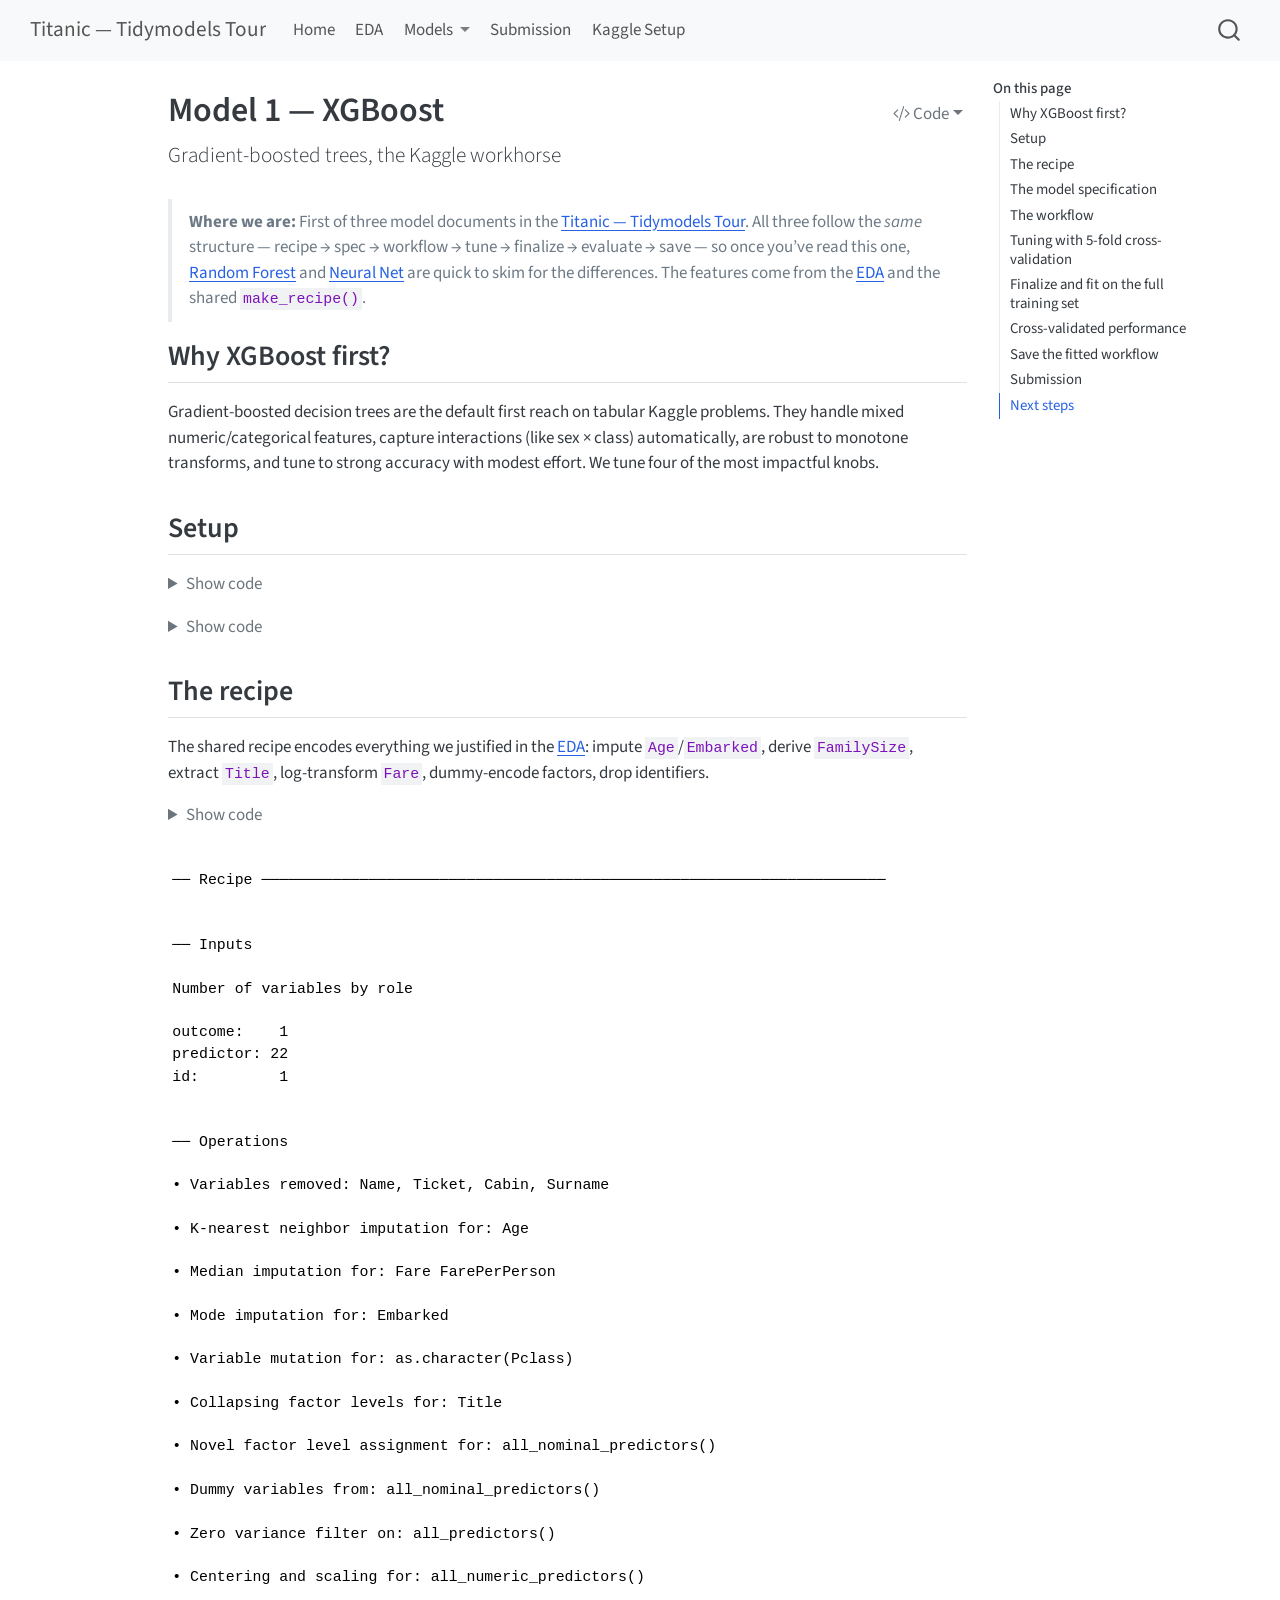
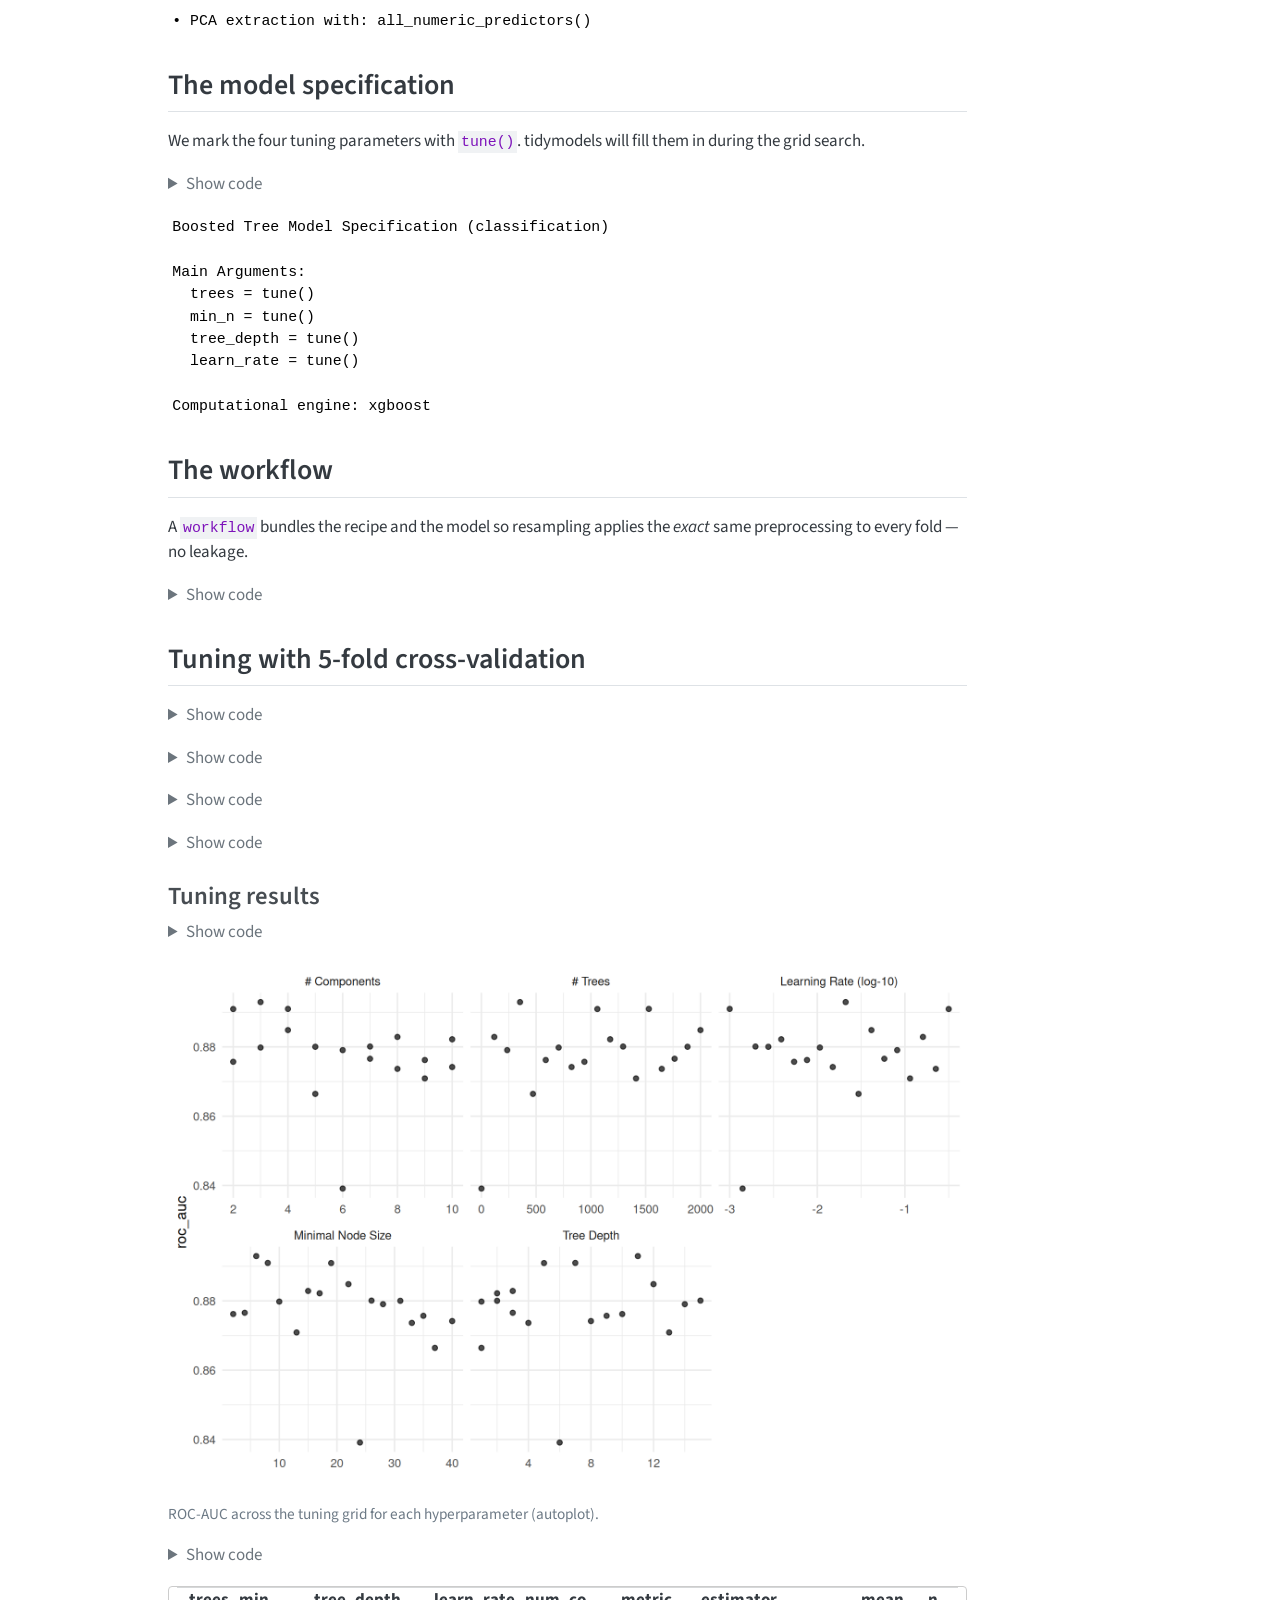
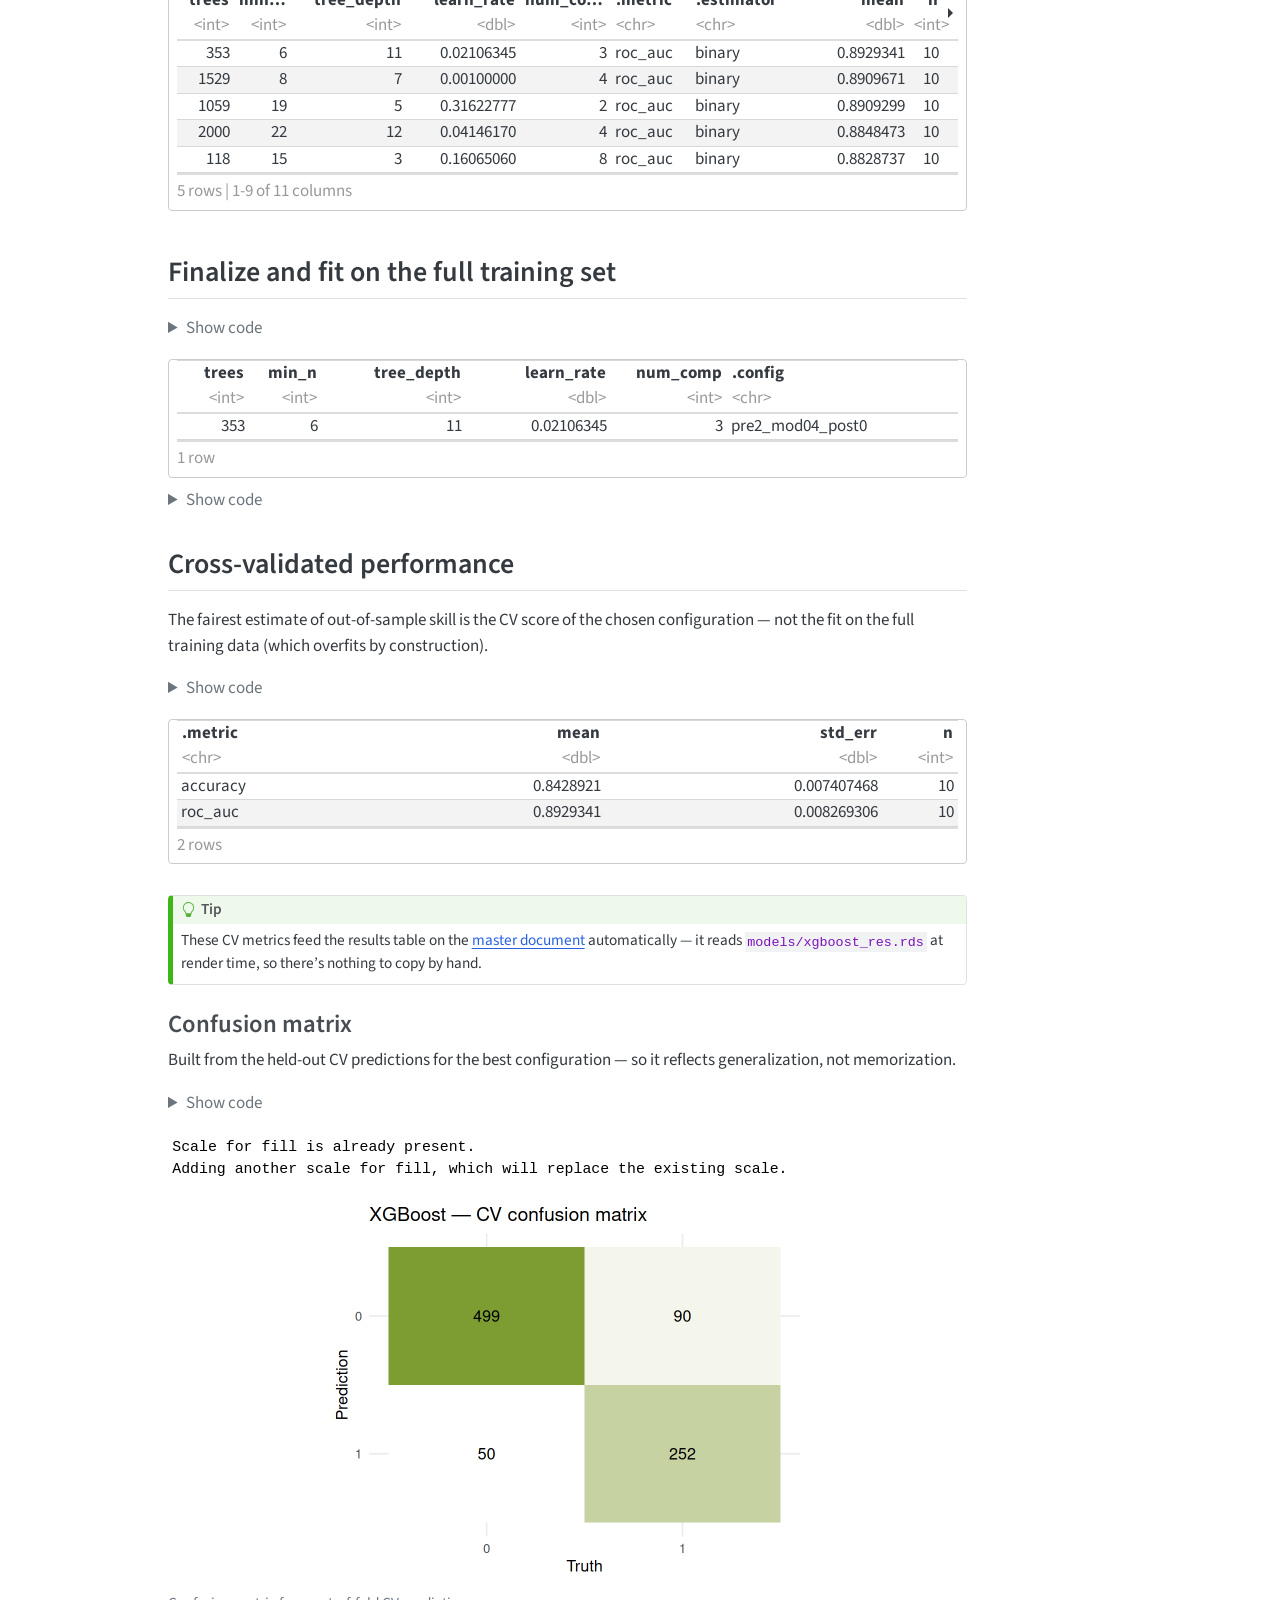
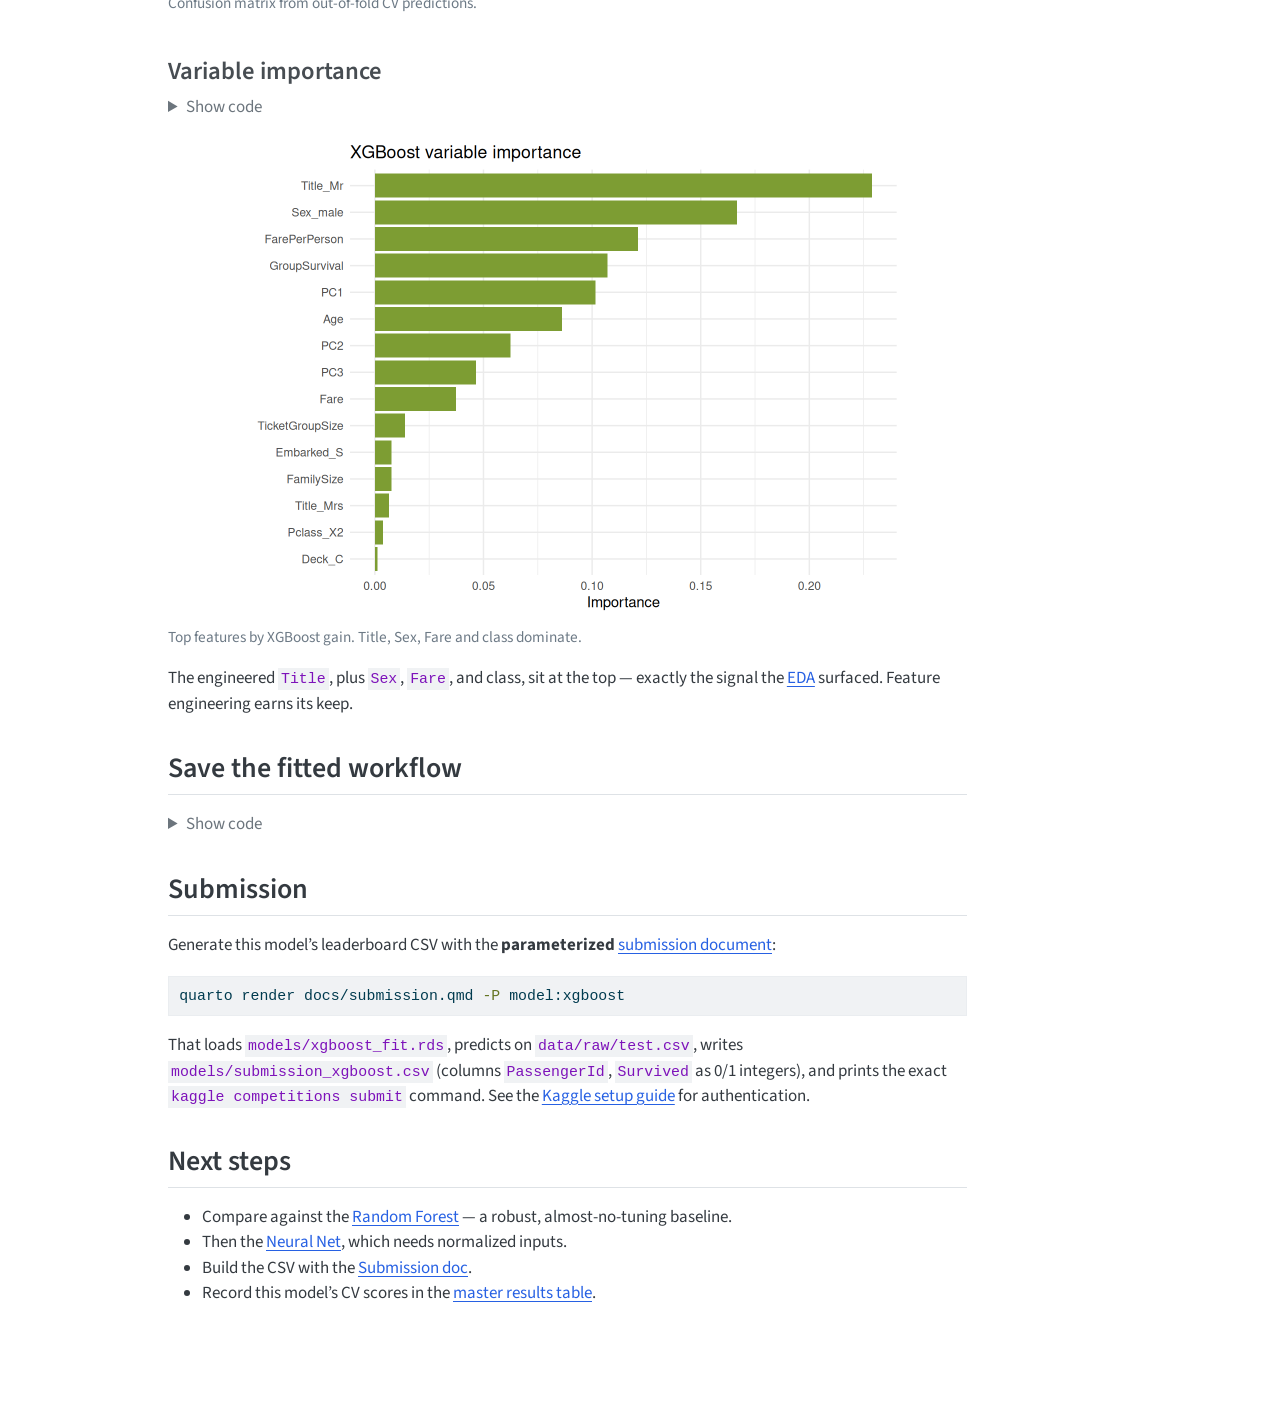
<file: docs/02-xgboost.html>
<!DOCTYPE html>
<html xmlns="http://www.w3.org/1999/xhtml" lang="en" xml:lang="en"><head>

<meta charset="utf-8">
<meta name="generator" content="quarto-1.9.38">

<meta name="viewport" content="width=device-width, initial-scale=1.0, user-scalable=yes">


<title>Model 1 — XGBoost – Titanic — Tidymodels Tour</title>
<style>
/* Default styles provided by pandoc.
** See https://pandoc.org/MANUAL.html#variables-for-html for config info.
*/
code{white-space: pre-wrap;}
span.smallcaps{font-variant: small-caps;}
div.columns{display: flex; gap: min(4vw, 1.5em);}
div.column{flex: auto; overflow-x: auto;}
div.hanging-indent{margin-left: 1.5em; text-indent: -1.5em;}
ul.task-list{list-style: none;}
ul.task-list li input[type="checkbox"] {
  width: 0.8em;
  margin: 0 0.8em 0.2em -1em; /* quarto-specific, see https://github.com/quarto-dev/quarto-cli/issues/4556 */ 
  vertical-align: middle;
}
/* CSS for syntax highlighting */
html { -webkit-text-size-adjust: 100%; }
pre > code.sourceCode { white-space: pre; position: relative; }
pre > code.sourceCode > span { display: inline-block; line-height: 1.25; }
pre > code.sourceCode > span:empty { height: 1.2em; }
.sourceCode { overflow: visible; }
code.sourceCode > span { color: inherit; text-decoration: inherit; }
div.sourceCode { margin: 1em 0; }
pre.sourceCode { margin: 0; }
@media screen {
div.sourceCode { overflow: auto; }
}
@media print {
pre > code.sourceCode { white-space: pre-wrap; }
pre > code.sourceCode > span { text-indent: -5em; padding-left: 5em; }
}
pre.numberSource code
  { counter-reset: source-line 0; }
pre.numberSource code > span
  { position: relative; left: -4em; counter-increment: source-line; }
pre.numberSource code > span > a:first-child::before
  { content: counter(source-line);
    position: relative; left: -1em; text-align: right; vertical-align: baseline;
    border: none; display: inline-block;
    -webkit-touch-callout: none; -webkit-user-select: none;
    -khtml-user-select: none; -moz-user-select: none;
    -ms-user-select: none; user-select: none;
    padding: 0 4px; width: 4em;
  }
pre.numberSource { margin-left: 3em;  padding-left: 4px; }
div.sourceCode
  {   }
@media screen {
pre > code.sourceCode > span > a:first-child::before { text-decoration: underline; }
}
</style>


<script src="../site_libs/quarto-nav/quarto-nav.js"></script>
<script src="../site_libs/quarto-nav/headroom.min.js"></script>
<script src="../site_libs/clipboard/clipboard.min.js"></script>
<script src="../site_libs/quarto-search/autocomplete.umd.js"></script>
<script src="../site_libs/quarto-search/fuse.min.js"></script>
<script src="../site_libs/quarto-search/quarto-search.js"></script>
<meta name="quarto:offset" content="../">
<script src="../site_libs/quarto-html/quarto.js" type="module"></script>
<script src="../site_libs/quarto-html/tabsets/tabsets.js" type="module"></script>
<script src="../site_libs/quarto-html/popper.min.js"></script>
<script src="../site_libs/quarto-html/tippy.umd.min.js"></script>
<script src="../site_libs/quarto-html/anchor.min.js"></script>
<link href="../site_libs/quarto-html/tippy.css" rel="stylesheet">
<link href="../site_libs/quarto-html/quarto-syntax-highlighting-15634bcf2e68342d4ad2dfa704d543f6.css" rel="stylesheet" id="quarto-text-highlighting-styles">
<script src="../site_libs/bootstrap/bootstrap.min.js"></script>
<link href="../site_libs/bootstrap/bootstrap-icons.css" rel="stylesheet">
<link href="../site_libs/bootstrap/bootstrap-bba5ebae505b5c03f3f0d8040a416a6b.min.css" rel="stylesheet" append-hash="true" id="quarto-bootstrap" data-mode="light">
<script id="quarto-search-options" type="application/json">{
  "location": "navbar",
  "copy-button": false,
  "collapse-after": 3,
  "panel-placement": "end",
  "type": "overlay",
  "limit": 50,
  "keyboard-shortcut": [
    "f",
    "/",
    "s"
  ],
  "show-item-context": false,
  "language": {
    "search-no-results-text": "No results",
    "search-matching-documents-text": "matching documents",
    "search-copy-link-title": "Copy link to search",
    "search-hide-matches-text": "Hide additional matches",
    "search-more-match-text": "more match in this document",
    "search-more-matches-text": "more matches in this document",
    "search-clear-button-title": "Clear",
    "search-text-placeholder": "",
    "search-detached-cancel-button-title": "Cancel",
    "search-submit-button-title": "Submit",
    "search-label": "Search"
  }
}</script>
<link href="../site_libs/pagedtable-1.1/css/pagedtable.css" rel="stylesheet">
<script src="../site_libs/pagedtable-1.1/js/pagedtable.js"></script>


</head>

<body class="nav-fixed quarto-light">

<div id="quarto-search-results"></div>
  <header id="quarto-header" class="headroom fixed-top">
    <nav class="navbar navbar-expand-lg " data-bs-theme="dark">
      <div class="navbar-container container-fluid">
      <div class="navbar-brand-container mx-auto">
    <a class="navbar-brand" href="../index.html">
    <span class="navbar-title">Titanic — Tidymodels Tour</span>
    </a>
  </div>
            <div id="quarto-search" class="" title="Search"></div>
          <button class="navbar-toggler" type="button" data-bs-toggle="collapse" data-bs-target="#navbarCollapse" aria-controls="navbarCollapse" role="menu" aria-expanded="false" aria-label="Toggle navigation" onclick="if (window.quartoToggleHeadroom) { window.quartoToggleHeadroom(); }">
  <span class="navbar-toggler-icon"></span>
</button>
          <div class="collapse navbar-collapse" id="navbarCollapse">
            <ul class="navbar-nav navbar-nav-scroll me-auto">
  <li class="nav-item">
    <a class="nav-link" href="../index.html"> 
<span class="menu-text">Home</span></a>
  </li>  
  <li class="nav-item">
    <a class="nav-link" href="../docs/01-eda.html"> 
<span class="menu-text">EDA</span></a>
  </li>  
  <li class="nav-item dropdown ">
    <a class="nav-link dropdown-toggle" href="#" id="nav-menu-models" role="link" data-bs-toggle="dropdown" aria-expanded="false">
 <span class="menu-text">Models</span>
    </a>
    <ul class="dropdown-menu" aria-labelledby="nav-menu-models">    
        <li>
    <a class="dropdown-item" href="../docs/02-xgboost.html">
 <span class="dropdown-text">XGBoost</span></a>
  </li>  
        <li>
    <a class="dropdown-item" href="../docs/03-random-forest.html">
 <span class="dropdown-text">Random Forest</span></a>
  </li>  
        <li>
    <a class="dropdown-item" href="../docs/04-neural-net.html">
 <span class="dropdown-text">Neural Net</span></a>
  </li>  
        <li>
    <a class="dropdown-item" href="../docs/06-logistic.html">
 <span class="dropdown-text">Logistic Regression</span></a>
  </li>  
        <li>
    <a class="dropdown-item" href="../docs/07-svm.html">
 <span class="dropdown-text">Support Vector Machine</span></a>
  </li>  
        <li>
    <a class="dropdown-item" href="../docs/08-mars.html">
 <span class="dropdown-text">MARS</span></a>
  </li>  
        <li>
    <a class="dropdown-item" href="../docs/05-stack.html">
 <span class="dropdown-text">Stacked Ensemble</span></a>
  </li>  
    </ul>
  </li>
  <li class="nav-item">
    <a class="nav-link" href="../docs/submission.html"> 
<span class="menu-text">Submission</span></a>
  </li>  
  <li class="nav-item">
    <a class="nav-link" href="../docs/setup-kaggle.html"> 
<span class="menu-text">Kaggle Setup</span></a>
  </li>  
</ul>
          </div> <!-- /navcollapse -->
            <div class="quarto-navbar-tools">
</div>
      </div> <!-- /container-fluid -->
    </nav>
</header>
<!-- content -->
<div id="quarto-content" class="quarto-container page-columns page-rows-contents page-layout-article page-navbar">
<!-- sidebar -->
<!-- margin-sidebar -->
    <div id="quarto-margin-sidebar" class="sidebar margin-sidebar">
        <nav id="TOC" role="doc-toc" class="toc-active">
    <h2 id="toc-title">On this page</h2>
   
  <ul>
  <li><a href="#why-xgboost-first" id="toc-why-xgboost-first" class="nav-link active" data-scroll-target="#why-xgboost-first">Why XGBoost first?</a></li>
  <li><a href="#setup" id="toc-setup" class="nav-link" data-scroll-target="#setup">Setup</a></li>
  <li><a href="#the-recipe" id="toc-the-recipe" class="nav-link" data-scroll-target="#the-recipe">The recipe</a></li>
  <li><a href="#the-model-specification" id="toc-the-model-specification" class="nav-link" data-scroll-target="#the-model-specification">The model specification</a></li>
  <li><a href="#the-workflow" id="toc-the-workflow" class="nav-link" data-scroll-target="#the-workflow">The workflow</a></li>
  <li><a href="#tuning-with-5-fold-cross-validation" id="toc-tuning-with-5-fold-cross-validation" class="nav-link" data-scroll-target="#tuning-with-5-fold-cross-validation">Tuning with 5-fold cross-validation</a>
  <ul class="collapse">
  <li><a href="#tuning-results" id="toc-tuning-results" class="nav-link" data-scroll-target="#tuning-results">Tuning results</a></li>
  </ul></li>
  <li><a href="#finalize-and-fit-on-the-full-training-set" id="toc-finalize-and-fit-on-the-full-training-set" class="nav-link" data-scroll-target="#finalize-and-fit-on-the-full-training-set">Finalize and fit on the full training set</a></li>
  <li><a href="#cross-validated-performance" id="toc-cross-validated-performance" class="nav-link" data-scroll-target="#cross-validated-performance">Cross-validated performance</a>
  <ul class="collapse">
  <li><a href="#confusion-matrix" id="toc-confusion-matrix" class="nav-link" data-scroll-target="#confusion-matrix">Confusion matrix</a></li>
  <li><a href="#variable-importance" id="toc-variable-importance" class="nav-link" data-scroll-target="#variable-importance">Variable importance</a></li>
  </ul></li>
  <li><a href="#save-the-fitted-workflow" id="toc-save-the-fitted-workflow" class="nav-link" data-scroll-target="#save-the-fitted-workflow">Save the fitted workflow</a></li>
  <li><a href="#submission" id="toc-submission" class="nav-link" data-scroll-target="#submission">Submission</a></li>
  <li><a href="#next-steps" id="toc-next-steps" class="nav-link" data-scroll-target="#next-steps">Next steps</a></li>
  </ul>
</nav>
    </div>
<!-- main -->
<main class="content" id="quarto-document-content">

<header id="title-block-header" class="quarto-title-block default">
<div class="quarto-title">
<div class="quarto-title-block"><div><h1 class="title">Model 1 — XGBoost</h1><button type="button" class="btn code-tools-button dropdown-toggle" id="quarto-code-tools-menu" data-bs-toggle="dropdown" aria-expanded="false"><i class="bi"></i> Code</button><ul class="dropdown-menu dropdown-menu-end" aria-labelelledby="quarto-code-tools-menu"><li><a id="quarto-show-all-code" class="dropdown-item" href="javascript:void(0)" role="button">Show All Code</a></li><li><a id="quarto-hide-all-code" class="dropdown-item" href="javascript:void(0)" role="button">Hide All Code</a></li><li><hr class="dropdown-divider"></li><li><a id="quarto-view-source" class="dropdown-item" href="javascript:void(0)" role="button">View Source</a></li></ul></div></div>
<p class="subtitle lead">Gradient-boosted trees, the Kaggle workhorse</p>
</div>



<div class="quarto-title-meta">

    
  
    
  </div>
  


</header>


<blockquote class="blockquote">
<p><strong>Where we are:</strong> First of three model documents in the <a href="../index.html">Titanic — Tidymodels Tour</a>. All three follow the <em>same</em> structure — recipe → spec → workflow → tune → finalize → evaluate → save — so once you’ve read this one, <a href="../docs/03-random-forest.html">Random Forest</a> and <a href="../docs/04-neural-net.html">Neural Net</a> are quick to skim for the differences. The features come from the <a href="../docs/01-eda.html">EDA</a> and the shared <code>make_recipe()</code>.</p>
</blockquote>
<section id="why-xgboost-first" class="level2">
<h2 class="anchored" data-anchor-id="why-xgboost-first">Why XGBoost first?</h2>
<p>Gradient-boosted decision trees are the default first reach on tabular Kaggle problems. They handle mixed numeric/categorical features, capture interactions (like sex × class) automatically, are robust to monotone transforms, and tune to strong accuracy with modest effort. We tune four of the most impactful knobs.</p>
</section>
<section id="setup" class="level2">
<h2 class="anchored" data-anchor-id="setup">Setup</h2>
<div class="cell">
<details class="code-fold">
<summary>Show code</summary>
<div class="code-copy-outer-scaffold"><div class="sourceCode cell-code" id="cb1"><pre class="sourceCode r code-with-copy"><code class="sourceCode r"><span id="cb1-1"><a href="#cb1-1" aria-hidden="true" tabindex="-1"></a><span class="co"># Project setup: tidyverse + tidymodels, seed = 42, paths, parallel backend.</span></span>
<span id="cb1-2"><a href="#cb1-2" aria-hidden="true" tabindex="-1"></a><span class="fu">source</span>(here<span class="sc">::</span><span class="fu">here</span>(<span class="st">"R"</span>, <span class="st">"00_setup.R"</span>))</span>
<span id="cb1-3"><a href="#cb1-3" aria-hidden="true" tabindex="-1"></a><span class="co"># Shared feature engineering: defines make_recipe(data).</span></span>
<span id="cb1-4"><a href="#cb1-4" aria-hidden="true" tabindex="-1"></a><span class="fu">source</span>(<span class="fu">here</span>(<span class="st">"R"</span>, <span class="st">"02_features.R"</span>))</span>
<span id="cb1-5"><a href="#cb1-5" aria-hidden="true" tabindex="-1"></a></span>
<span id="cb1-6"><a href="#cb1-6" aria-hidden="true" tabindex="-1"></a><span class="co"># Attach the libraries used throughout this document.</span></span>
<span id="cb1-7"><a href="#cb1-7" aria-hidden="true" tabindex="-1"></a><span class="fu">library</span>(tidyverse)   <span class="co"># dplyr, ggplot2, readr, stringr, tibble, tidyr, purrr</span></span>
<span id="cb1-8"><a href="#cb1-8" aria-hidden="true" tabindex="-1"></a><span class="fu">library</span>(tidymodels)  <span class="co"># recipes, parsnip, workflows, tune, yardstick, rsample, dials, broom</span></span>
<span id="cb1-9"><a href="#cb1-9" aria-hidden="true" tabindex="-1"></a><span class="fu">library</span>(here)        <span class="co"># path construction</span></span>
<span id="cb1-10"><a href="#cb1-10" aria-hidden="true" tabindex="-1"></a><span class="fu">library</span>(vip)         <span class="co"># variable importance plots</span></span>
<span id="cb1-11"><a href="#cb1-11" aria-hidden="true" tabindex="-1"></a><span class="fu">library</span>(xgboost)     <span class="co"># the engine</span></span></code></pre></div><button title="Copy to Clipboard" class="code-copy-button"><i class="bi"></i></button></div>
</details>
</div>
<div class="cell">
<details class="code-fold">
<summary>Show code</summary>
<div class="code-copy-outer-scaffold"><div class="sourceCode cell-code" id="cb2"><pre class="sourceCode r code-with-copy"><code class="sourceCode r"><span id="cb2-1"><a href="#cb2-1" aria-hidden="true" tabindex="-1"></a>train <span class="ot">&lt;-</span> readr<span class="sc">::</span><span class="fu">read_csv</span>(<span class="fu">here</span>(<span class="st">"data"</span>, <span class="st">"processed"</span>, <span class="st">"train.csv"</span>)) <span class="sc">|&gt;</span></span>
<span id="cb2-2"><a href="#cb2-2" aria-hidden="true" tabindex="-1"></a>  <span class="co"># Project-wide convention: Survived is a factor, levels c("0","1"),</span></span>
<span id="cb2-3"><a href="#cb2-3" aria-hidden="true" tabindex="-1"></a>  <span class="co"># positive class = "1" (so metrics use event_level = "second").</span></span>
<span id="cb2-4"><a href="#cb2-4" aria-hidden="true" tabindex="-1"></a>  <span class="fu">mutate</span>(<span class="at">Survived =</span> <span class="fu">factor</span>(Survived, <span class="at">levels =</span> <span class="fu">c</span>(<span class="st">"0"</span>, <span class="st">"1"</span>)))</span></code></pre></div><button title="Copy to Clipboard" class="code-copy-button"><i class="bi"></i></button></div>
</details>
</div>
</section>
<section id="the-recipe" class="level2">
<h2 class="anchored" data-anchor-id="the-recipe">The recipe</h2>
<p>The shared recipe encodes everything we justified in the <a href="../docs/01-eda.html">EDA</a>: impute <code>Age</code>/<code>Embarked</code>, derive <code>FamilySize</code>, extract <code>Title</code>, log-transform <code>Fare</code>, dummy-encode factors, drop identifiers.</p>
<div class="cell">
<details class="code-fold">
<summary>Show code</summary>
<div class="code-copy-outer-scaffold"><div class="sourceCode cell-code" id="cb3"><pre class="sourceCode r code-with-copy"><code class="sourceCode r"><span id="cb3-1"><a href="#cb3-1" aria-hidden="true" tabindex="-1"></a>xgb_recipe <span class="ot">&lt;-</span> <span class="fu">make_recipe</span>(train)</span>
<span id="cb3-2"><a href="#cb3-2" aria-hidden="true" tabindex="-1"></a>xgb_recipe</span></code></pre></div><button title="Copy to Clipboard" class="code-copy-button"><i class="bi"></i></button></div>
</details>
<div class="cell-output cell-output-stderr">
<pre><code></code></pre>
</div>
<div class="cell-output cell-output-stderr">
<pre><code>── Recipe ──────────────────────────────────────────────────────────────────────</code></pre>
</div>
<div class="cell-output cell-output-stderr">
<pre><code></code></pre>
</div>
<div class="cell-output cell-output-stderr">
<pre><code>── Inputs </code></pre>
</div>
<div class="cell-output cell-output-stderr">
<pre><code>Number of variables by role</code></pre>
</div>
<div class="cell-output cell-output-stderr">
<pre><code>outcome:    1
predictor: 22
id:         1</code></pre>
</div>
<div class="cell-output cell-output-stderr">
<pre><code></code></pre>
</div>
<div class="cell-output cell-output-stderr">
<pre><code>── Operations </code></pre>
</div>
<div class="cell-output cell-output-stderr">
<pre><code>• Variables removed: Name, Ticket, Cabin, Surname</code></pre>
</div>
<div class="cell-output cell-output-stderr">
<pre><code>• K-nearest neighbor imputation for: Age</code></pre>
</div>
<div class="cell-output cell-output-stderr">
<pre><code>• Median imputation for: Fare FarePerPerson</code></pre>
</div>
<div class="cell-output cell-output-stderr">
<pre><code>• Mode imputation for: Embarked</code></pre>
</div>
<div class="cell-output cell-output-stderr">
<pre><code>• Variable mutation for: as.character(Pclass)</code></pre>
</div>
<div class="cell-output cell-output-stderr">
<pre><code>• Collapsing factor levels for: Title</code></pre>
</div>
<div class="cell-output cell-output-stderr">
<pre><code>• Novel factor level assignment for: all_nominal_predictors()</code></pre>
</div>
<div class="cell-output cell-output-stderr">
<pre><code>• Dummy variables from: all_nominal_predictors()</code></pre>
</div>
<div class="cell-output cell-output-stderr">
<pre><code>• Zero variance filter on: all_predictors()</code></pre>
</div>
<div class="cell-output cell-output-stderr">
<pre><code>• Centering and scaling for: all_numeric_predictors()</code></pre>
</div>
<div class="cell-output cell-output-stderr">
<pre><code>• PCA extraction with: all_numeric_predictors()</code></pre>
</div>
</div>
</section>
<section id="the-model-specification" class="level2">
<h2 class="anchored" data-anchor-id="the-model-specification">The model specification</h2>
<p>We mark the four tuning parameters with <code>tune()</code>. tidymodels will fill them in during the grid search.</p>
<div class="cell">
<details class="code-fold">
<summary>Show code</summary>
<div class="code-copy-outer-scaffold"><div class="sourceCode cell-code" id="cb23"><pre class="sourceCode r code-with-copy"><code class="sourceCode r"><span id="cb23-1"><a href="#cb23-1" aria-hidden="true" tabindex="-1"></a>xgb_spec <span class="ot">&lt;-</span> <span class="fu">boost_tree</span>(</span>
<span id="cb23-2"><a href="#cb23-2" aria-hidden="true" tabindex="-1"></a>  <span class="at">trees      =</span> <span class="fu">tune</span>(),</span>
<span id="cb23-3"><a href="#cb23-3" aria-hidden="true" tabindex="-1"></a>  <span class="at">tree_depth =</span> <span class="fu">tune</span>(),</span>
<span id="cb23-4"><a href="#cb23-4" aria-hidden="true" tabindex="-1"></a>  <span class="at">learn_rate =</span> <span class="fu">tune</span>(),</span>
<span id="cb23-5"><a href="#cb23-5" aria-hidden="true" tabindex="-1"></a>  <span class="at">min_n      =</span> <span class="fu">tune</span>()</span>
<span id="cb23-6"><a href="#cb23-6" aria-hidden="true" tabindex="-1"></a>) <span class="sc">|&gt;</span></span>
<span id="cb23-7"><a href="#cb23-7" aria-hidden="true" tabindex="-1"></a>  <span class="fu">set_engine</span>(<span class="st">"xgboost"</span>) <span class="sc">|&gt;</span></span>
<span id="cb23-8"><a href="#cb23-8" aria-hidden="true" tabindex="-1"></a>  <span class="fu">set_mode</span>(<span class="st">"classification"</span>)</span>
<span id="cb23-9"><a href="#cb23-9" aria-hidden="true" tabindex="-1"></a></span>
<span id="cb23-10"><a href="#cb23-10" aria-hidden="true" tabindex="-1"></a>xgb_spec</span></code></pre></div><button title="Copy to Clipboard" class="code-copy-button"><i class="bi"></i></button></div>
</details>
<div class="cell-output cell-output-stdout">
<pre><code>Boosted Tree Model Specification (classification)

Main Arguments:
  trees = tune()
  min_n = tune()
  tree_depth = tune()
  learn_rate = tune()

Computational engine: xgboost </code></pre>
</div>
</div>
</section>
<section id="the-workflow" class="level2">
<h2 class="anchored" data-anchor-id="the-workflow">The workflow</h2>
<p>A <code>workflow</code> bundles the recipe and the model so resampling applies the <em>exact</em> same preprocessing to every fold — no leakage.</p>
<div class="cell">
<details class="code-fold">
<summary>Show code</summary>
<div class="code-copy-outer-scaffold"><div class="sourceCode cell-code" id="cb25"><pre class="sourceCode r code-with-copy"><code class="sourceCode r"><span id="cb25-1"><a href="#cb25-1" aria-hidden="true" tabindex="-1"></a>xgb_wf <span class="ot">&lt;-</span> <span class="fu">workflow</span>() <span class="sc">|&gt;</span></span>
<span id="cb25-2"><a href="#cb25-2" aria-hidden="true" tabindex="-1"></a>  <span class="fu">add_recipe</span>(xgb_recipe) <span class="sc">|&gt;</span></span>
<span id="cb25-3"><a href="#cb25-3" aria-hidden="true" tabindex="-1"></a>  <span class="fu">add_model</span>(xgb_spec)</span></code></pre></div><button title="Copy to Clipboard" class="code-copy-button"><i class="bi"></i></button></div>
</details>
</div>
</section>
<section id="tuning-with-5-fold-cross-validation" class="level2">
<h2 class="anchored" data-anchor-id="tuning-with-5-fold-cross-validation">Tuning with 5-fold cross-validation</h2>
<div class="cell">
<details class="code-fold">
<summary>Show code</summary>
<div class="code-copy-outer-scaffold"><div class="sourceCode cell-code" id="cb26"><pre class="sourceCode r code-with-copy"><code class="sourceCode r"><span id="cb26-1"><a href="#cb26-1" aria-hidden="true" tabindex="-1"></a><span class="co"># Stratify on the outcome so each fold preserves the ~38% survival rate.</span></span>
<span id="cb26-2"><a href="#cb26-2" aria-hidden="true" tabindex="-1"></a><span class="fu">set.seed</span>(<span class="dv">42</span>)</span>
<span id="cb26-3"><a href="#cb26-3" aria-hidden="true" tabindex="-1"></a>folds <span class="ot">&lt;-</span> <span class="fu">vfold_cv</span>(train, <span class="at">v =</span> <span class="dv">10</span>, <span class="at">strata =</span> Survived)</span></code></pre></div><button title="Copy to Clipboard" class="code-copy-button"><i class="bi"></i></button></div>
</details>
</div>
<div class="cell">
<details class="code-fold">
<summary>Show code</summary>
<div class="code-copy-outer-scaffold"><div class="sourceCode cell-code" id="cb27"><pre class="sourceCode r code-with-copy"><code class="sourceCode r"><span id="cb27-1"><a href="#cb27-1" aria-hidden="true" tabindex="-1"></a><span class="co"># Predictors used to finalize data-dependent params (mtry, num_comp upper bound).</span></span>
<span id="cb27-2"><a href="#cb27-2" aria-hidden="true" tabindex="-1"></a>preds <span class="ot">&lt;-</span> <span class="fu">prep</span>(<span class="fu">make_recipe</span>(train, <span class="at">num_comp =</span> <span class="dv">2</span>)) <span class="sc">|&gt;</span></span>
<span id="cb27-3"><a href="#cb27-3" aria-hidden="true" tabindex="-1"></a>  <span class="fu">bake</span>(<span class="at">new_data =</span> <span class="cn">NULL</span>) <span class="sc">|&gt;</span></span>
<span id="cb27-4"><a href="#cb27-4" aria-hidden="true" tabindex="-1"></a>  <span class="fu">select</span>(<span class="sc">-</span>Survived, <span class="sc">-</span>PassengerId)</span>
<span id="cb27-5"><a href="#cb27-5" aria-hidden="true" tabindex="-1"></a></span>
<span id="cb27-6"><a href="#cb27-6" aria-hidden="true" tabindex="-1"></a>xgb_params <span class="ot">&lt;-</span> <span class="fu">extract_parameter_set_dials</span>(xgb_wf) <span class="sc">|&gt;</span></span>
<span id="cb27-7"><a href="#cb27-7" aria-hidden="true" tabindex="-1"></a>  <span class="fu">finalize</span>(preds) <span class="sc">|&gt;</span></span>
<span id="cb27-8"><a href="#cb27-8" aria-hidden="true" tabindex="-1"></a>  <span class="fu">update</span>(<span class="at">num_comp =</span> <span class="fu">num_comp</span>(<span class="at">range =</span> <span class="fu">c</span>(<span class="dv">2</span>L, <span class="dv">10</span>L)))</span>
<span id="cb27-9"><a href="#cb27-9" aria-hidden="true" tabindex="-1"></a></span>
<span id="cb27-10"><a href="#cb27-10" aria-hidden="true" tabindex="-1"></a><span class="fu">set.seed</span>(<span class="dv">42</span>)</span>
<span id="cb27-11"><a href="#cb27-11" aria-hidden="true" tabindex="-1"></a>xgb_grid <span class="ot">&lt;-</span> <span class="fu">grid_space_filling</span>(xgb_params, <span class="at">size =</span> <span class="dv">18</span>)</span></code></pre></div><button title="Copy to Clipboard" class="code-copy-button"><i class="bi"></i></button></div>
</details>
</div>
<div class="cell">
<details class="code-fold">
<summary>Show code</summary>
<div class="code-copy-outer-scaffold"><div class="sourceCode cell-code" id="cb28"><pre class="sourceCode r code-with-copy"><code class="sourceCode r"><span id="cb28-1"><a href="#cb28-1" aria-hidden="true" tabindex="-1"></a><span class="co"># Score every candidate on both metrics. event_level = "second" because the</span></span>
<span id="cb28-2"><a href="#cb28-2" aria-hidden="true" tabindex="-1"></a><span class="co"># positive class ("survived" = "1") is the SECOND factor level.</span></span>
<span id="cb28-3"><a href="#cb28-3" aria-hidden="true" tabindex="-1"></a>xgb_metrics <span class="ot">&lt;-</span> <span class="fu">metric_set</span>(roc_auc, accuracy)</span>
<span id="cb28-4"><a href="#cb28-4" aria-hidden="true" tabindex="-1"></a></span>
<span id="cb28-5"><a href="#cb28-5" aria-hidden="true" tabindex="-1"></a><span class="fu">set.seed</span>(<span class="dv">42</span>)</span>
<span id="cb28-6"><a href="#cb28-6" aria-hidden="true" tabindex="-1"></a>xgb_tuned <span class="ot">&lt;-</span> <span class="fu">tune_grid</span>(</span>
<span id="cb28-7"><a href="#cb28-7" aria-hidden="true" tabindex="-1"></a>  xgb_wf,</span>
<span id="cb28-8"><a href="#cb28-8" aria-hidden="true" tabindex="-1"></a>  <span class="at">resamples =</span> folds,</span>
<span id="cb28-9"><a href="#cb28-9" aria-hidden="true" tabindex="-1"></a>  <span class="at">grid      =</span> xgb_grid,</span>
<span id="cb28-10"><a href="#cb28-10" aria-hidden="true" tabindex="-1"></a>  <span class="at">metrics   =</span> xgb_metrics,</span>
<span id="cb28-11"><a href="#cb28-11" aria-hidden="true" tabindex="-1"></a>  <span class="at">control   =</span> <span class="fu">control_grid</span>(<span class="at">save_pred =</span> <span class="cn">TRUE</span>,</span>
<span id="cb28-12"><a href="#cb28-12" aria-hidden="true" tabindex="-1"></a>                           <span class="at">save_workflow =</span> <span class="cn">TRUE</span>,</span>
<span id="cb28-13"><a href="#cb28-13" aria-hidden="true" tabindex="-1"></a>                           <span class="at">event_level =</span> <span class="st">"second"</span>)</span>
<span id="cb28-14"><a href="#cb28-14" aria-hidden="true" tabindex="-1"></a>)</span></code></pre></div><button title="Copy to Clipboard" class="code-copy-button"><i class="bi"></i></button></div>
</details>
</div>
<div class="cell">
<details class="code-fold">
<summary>Show code</summary>
<div class="code-copy-outer-scaffold"><div class="sourceCode cell-code" id="cb29"><pre class="sourceCode r code-with-copy"><code class="sourceCode r"><span id="cb29-1"><a href="#cb29-1" aria-hidden="true" tabindex="-1"></a><span class="fu">saveRDS</span>(xgb_tuned, <span class="fu">here</span>(<span class="st">"models"</span>, <span class="st">"xgboost_res.rds"</span>))</span></code></pre></div><button title="Copy to Clipboard" class="code-copy-button"><i class="bi"></i></button></div>
</details>
</div>
<section id="tuning-results" class="level3">
<h3 class="anchored" data-anchor-id="tuning-results">Tuning results</h3>
<div class="cell">
<details class="code-fold">
<summary>Show code</summary>
<div class="code-copy-outer-scaffold"><div class="sourceCode cell-code" id="cb30"><pre class="sourceCode r code-with-copy"><code class="sourceCode r"><span id="cb30-1"><a href="#cb30-1" aria-hidden="true" tabindex="-1"></a><span class="fu">autoplot</span>(xgb_tuned, <span class="at">metric =</span> <span class="st">"roc_auc"</span>)</span></code></pre></div><button title="Copy to Clipboard" class="code-copy-button"><i class="bi"></i></button></div>
</details>
<div class="cell-output-display">
<div class="quarto-figure quarto-figure-center">
<figure class="figure">
<p><img src="02-xgboost_files/figure-html/tune-plot-1.png" class="img-fluid figure-img" width="864"></p>
<figcaption>ROC-AUC across the tuning grid for each hyperparameter (autoplot).</figcaption>
</figure>
</div>
</div>
</div>
<div class="cell">
<details class="code-fold">
<summary>Show code</summary>
<div class="code-copy-outer-scaffold"><div class="sourceCode cell-code" id="cb31"><pre class="sourceCode r code-with-copy"><code class="sourceCode r"><span id="cb31-1"><a href="#cb31-1" aria-hidden="true" tabindex="-1"></a><span class="co"># The top candidates by ROC-AUC.</span></span>
<span id="cb31-2"><a href="#cb31-2" aria-hidden="true" tabindex="-1"></a><span class="fu">show_best</span>(xgb_tuned, <span class="at">metric =</span> <span class="st">"roc_auc"</span>, <span class="at">n =</span> <span class="dv">5</span>)</span></code></pre></div><button title="Copy to Clipboard" class="code-copy-button"><i class="bi"></i></button></div>
</details>
<div class="cell-output-display">
<div data-pagedtable="false">
  <script data-pagedtable-source="" type="application/json">
{"columns":[{"label":["trees"],"name":[1],"type":["int"],"align":["right"]},{"label":["min_n"],"name":[2],"type":["int"],"align":["right"]},{"label":["tree_depth"],"name":[3],"type":["int"],"align":["right"]},{"label":["learn_rate"],"name":[4],"type":["dbl"],"align":["right"]},{"label":["num_comp"],"name":[5],"type":["int"],"align":["right"]},{"label":[".metric"],"name":[6],"type":["chr"],"align":["left"]},{"label":[".estimator"],"name":[7],"type":["chr"],"align":["left"]},{"label":["mean"],"name":[8],"type":["dbl"],"align":["right"]},{"label":["n"],"name":[9],"type":["int"],"align":["right"]},{"label":["std_err"],"name":[10],"type":["dbl"],"align":["right"]},{"label":[".config"],"name":[11],"type":["chr"],"align":["left"]}],"data":[{"1":"353","2":"6","3":"11","4":"0.02106345","5":"3","6":"roc_auc","7":"binary","8":"0.8929341","9":"10","10":"0.008269306","11":"pre2_mod04_post0"},{"1":"1529","2":"8","3":"7","4":"0.00100000","5":"4","6":"roc_auc","7":"binary","8":"0.8909671","9":"10","10":"0.011607569","11":"pre3_mod14_post0"},{"1":"1059","2":"19","3":"5","4":"0.31622777","5":"2","6":"roc_auc","7":"binary","8":"0.8909299","9":"10","10":"0.006790996","11":"pre1_mod10_post0"},{"1":"2000","2":"22","3":"12","4":"0.04146170","5":"4","6":"roc_auc","7":"binary","8":"0.8848473","9":"10","10":"0.010176260","11":"pre3_mod18_post0"},{"1":"118","2":"15","3":"3","4":"0.16065060","5":"8","6":"roc_auc","7":"binary","8":"0.8828737","9":"10","10":"0.009729364","11":"pre7_mod02_post0"}],"options":{"columns":{"min":{},"max":[10]},"rows":{"min":[10],"max":[10]},"pages":{}}}
  </script>
</div>
</div>
</div>
</section>
</section>
<section id="finalize-and-fit-on-the-full-training-set" class="level2">
<h2 class="anchored" data-anchor-id="finalize-and-fit-on-the-full-training-set">Finalize and fit on the full training set</h2>
<div class="cell">
<details class="code-fold">
<summary>Show code</summary>
<div class="code-copy-outer-scaffold"><div class="sourceCode cell-code" id="cb32"><pre class="sourceCode r code-with-copy"><code class="sourceCode r"><span id="cb32-1"><a href="#cb32-1" aria-hidden="true" tabindex="-1"></a><span class="co"># Pick the best ROC-AUC candidate and lock those hyperparameters in.</span></span>
<span id="cb32-2"><a href="#cb32-2" aria-hidden="true" tabindex="-1"></a>best_xgb <span class="ot">&lt;-</span> <span class="fu">select_best</span>(xgb_tuned, <span class="at">metric =</span> <span class="st">"roc_auc"</span>)</span>
<span id="cb32-3"><a href="#cb32-3" aria-hidden="true" tabindex="-1"></a>best_xgb</span></code></pre></div><button title="Copy to Clipboard" class="code-copy-button"><i class="bi"></i></button></div>
</details>
<div class="cell-output-display">
<div data-pagedtable="false">
  <script data-pagedtable-source="" type="application/json">
{"columns":[{"label":["trees"],"name":[1],"type":["int"],"align":["right"]},{"label":["min_n"],"name":[2],"type":["int"],"align":["right"]},{"label":["tree_depth"],"name":[3],"type":["int"],"align":["right"]},{"label":["learn_rate"],"name":[4],"type":["dbl"],"align":["right"]},{"label":["num_comp"],"name":[5],"type":["int"],"align":["right"]},{"label":[".config"],"name":[6],"type":["chr"],"align":["left"]}],"data":[{"1":"353","2":"6","3":"11","4":"0.02106345","5":"3","6":"pre2_mod04_post0"}],"options":{"columns":{"min":{},"max":[10]},"rows":{"min":[10],"max":[10]},"pages":{}}}
  </script>
</div>
</div>
<details class="code-fold">
<summary>Show code</summary>
<div class="code-copy-outer-scaffold"><div class="sourceCode cell-code" id="cb33"><pre class="sourceCode r code-with-copy"><code class="sourceCode r"><span id="cb33-1"><a href="#cb33-1" aria-hidden="true" tabindex="-1"></a>final_xgb_wf <span class="ot">&lt;-</span> <span class="fu">finalize_workflow</span>(xgb_wf, best_xgb)</span>
<span id="cb33-2"><a href="#cb33-2" aria-hidden="true" tabindex="-1"></a></span>
<span id="cb33-3"><a href="#cb33-3" aria-hidden="true" tabindex="-1"></a><span class="co"># Fit the finalized workflow on ALL the training data — this is the model we</span></span>
<span id="cb33-4"><a href="#cb33-4" aria-hidden="true" tabindex="-1"></a><span class="co"># will ship to Kaggle.</span></span>
<span id="cb33-5"><a href="#cb33-5" aria-hidden="true" tabindex="-1"></a><span class="fu">set.seed</span>(<span class="dv">42</span>)</span>
<span id="cb33-6"><a href="#cb33-6" aria-hidden="true" tabindex="-1"></a>xgb_fit <span class="ot">&lt;-</span> <span class="fu">fit</span>(final_xgb_wf, <span class="at">data =</span> train)</span></code></pre></div><button title="Copy to Clipboard" class="code-copy-button"><i class="bi"></i></button></div>
</details>
</div>
</section>
<section id="cross-validated-performance" class="level2">
<h2 class="anchored" data-anchor-id="cross-validated-performance">Cross-validated performance</h2>
<p>The fairest estimate of out-of-sample skill is the CV score of the chosen configuration — not the fit on the full training data (which overfits by construction).</p>
<div class="cell">
<details class="code-fold">
<summary>Show code</summary>
<div class="code-copy-outer-scaffold"><div class="sourceCode cell-code" id="cb34"><pre class="sourceCode r code-with-copy"><code class="sourceCode r"><span id="cb34-1"><a href="#cb34-1" aria-hidden="true" tabindex="-1"></a><span class="co"># Collect the CV metrics for the winning hyperparameters.</span></span>
<span id="cb34-2"><a href="#cb34-2" aria-hidden="true" tabindex="-1"></a><span class="fu">collect_metrics</span>(xgb_tuned) <span class="sc">|&gt;</span></span>
<span id="cb34-3"><a href="#cb34-3" aria-hidden="true" tabindex="-1"></a>  <span class="fu">semi_join</span>(best_xgb, <span class="at">by =</span> <span class="fu">names</span>(best_xgb)) <span class="sc">|&gt;</span></span>
<span id="cb34-4"><a href="#cb34-4" aria-hidden="true" tabindex="-1"></a>  <span class="fu">select</span>(.metric, mean, std_err, n)</span></code></pre></div><button title="Copy to Clipboard" class="code-copy-button"><i class="bi"></i></button></div>
</details>
<div class="cell-output-display">
<div data-pagedtable="false">
  <script data-pagedtable-source="" type="application/json">
{"columns":[{"label":[".metric"],"name":[1],"type":["chr"],"align":["left"]},{"label":["mean"],"name":[2],"type":["dbl"],"align":["right"]},{"label":["std_err"],"name":[3],"type":["dbl"],"align":["right"]},{"label":["n"],"name":[4],"type":["int"],"align":["right"]}],"data":[{"1":"accuracy","2":"0.8428921","3":"0.007407468","4":"10"},{"1":"roc_auc","2":"0.8929341","3":"0.008269306","4":"10"}],"options":{"columns":{"min":{},"max":[10]},"rows":{"min":[10],"max":[10]},"pages":{}}}
  </script>
</div>
</div>
</div>
<div class="callout callout-style-default callout-tip callout-titled">
<div class="callout-header d-flex align-content-center">
<div class="callout-icon-container">
<i class="callout-icon"></i>
</div>
<div class="callout-title-container flex-fill">
Tip
</div>
</div>
<div class="callout-body-container callout-body">
<p>These CV metrics feed the results table on the <a href="../index.html">master document</a> automatically — it reads <code>models/xgboost_res.rds</code> at render time, so there’s nothing to copy by hand.</p>
</div>
</div>
<section id="confusion-matrix" class="level3">
<h3 class="anchored" data-anchor-id="confusion-matrix">Confusion matrix</h3>
<p>Built from the held-out CV predictions for the best configuration — so it reflects generalization, not memorization.</p>
<div class="cell">
<details class="code-fold">
<summary>Show code</summary>
<div class="code-copy-outer-scaffold"><div class="sourceCode cell-code" id="cb35"><pre class="sourceCode r code-with-copy"><code class="sourceCode r"><span id="cb35-1"><a href="#cb35-1" aria-hidden="true" tabindex="-1"></a>xgb_cv_preds <span class="ot">&lt;-</span> <span class="fu">collect_predictions</span>(xgb_tuned, <span class="at">parameters =</span> best_xgb)</span>
<span id="cb35-2"><a href="#cb35-2" aria-hidden="true" tabindex="-1"></a></span>
<span id="cb35-3"><a href="#cb35-3" aria-hidden="true" tabindex="-1"></a>xgb_cv_preds <span class="sc">|&gt;</span></span>
<span id="cb35-4"><a href="#cb35-4" aria-hidden="true" tabindex="-1"></a>  <span class="fu">conf_mat</span>(<span class="at">truth =</span> Survived, <span class="at">estimate =</span> .pred_class) <span class="sc">|&gt;</span></span>
<span id="cb35-5"><a href="#cb35-5" aria-hidden="true" tabindex="-1"></a>  <span class="fu">autoplot</span>(<span class="at">type =</span> <span class="st">"heatmap"</span>) <span class="sc">+</span></span>
<span id="cb35-6"><a href="#cb35-6" aria-hidden="true" tabindex="-1"></a>  <span class="fu">scale_fill_gradient</span>(<span class="at">low =</span> <span class="st">"white"</span>, <span class="at">high =</span> kakapo_pal[<span class="dv">1</span>]) <span class="sc">+</span></span>
<span id="cb35-7"><a href="#cb35-7" aria-hidden="true" tabindex="-1"></a>  <span class="fu">labs</span>(<span class="at">title =</span> <span class="st">"XGBoost — CV confusion matrix"</span>)</span></code></pre></div><button title="Copy to Clipboard" class="code-copy-button"><i class="bi"></i></button></div>
</details>
<div class="cell-output cell-output-stderr">
<pre><code>Scale for fill is already present.
Adding another scale for fill, which will replace the existing scale.</code></pre>
</div>
<div class="cell-output-display">
<div class="quarto-figure quarto-figure-center">
<figure class="figure">
<p><img src="02-xgboost_files/figure-html/confusion-1.png" class="img-fluid figure-img" width="480"></p>
<figcaption>Confusion matrix from out-of-fold CV predictions.</figcaption>
</figure>
</div>
</div>
</div>
</section>
<section id="variable-importance" class="level3">
<h3 class="anchored" data-anchor-id="variable-importance">Variable importance</h3>
<div class="cell">
<details class="code-fold">
<summary>Show code</summary>
<div class="code-copy-outer-scaffold"><div class="sourceCode cell-code" id="cb37"><pre class="sourceCode r code-with-copy"><code class="sourceCode r"><span id="cb37-1"><a href="#cb37-1" aria-hidden="true" tabindex="-1"></a>xgb_fit <span class="sc">|&gt;</span></span>
<span id="cb37-2"><a href="#cb37-2" aria-hidden="true" tabindex="-1"></a>  <span class="fu">extract_fit_parsnip</span>() <span class="sc">|&gt;</span></span>
<span id="cb37-3"><a href="#cb37-3" aria-hidden="true" tabindex="-1"></a>  <span class="fu">vip</span>(<span class="at">num_features =</span> <span class="dv">15</span>, <span class="at">geom =</span> <span class="st">"col"</span>,</span>
<span id="cb37-4"><a href="#cb37-4" aria-hidden="true" tabindex="-1"></a>      <span class="at">aesthetics =</span> <span class="fu">list</span>(<span class="at">fill =</span> kakapo_pal[<span class="dv">1</span>])) <span class="sc">+</span></span>
<span id="cb37-5"><a href="#cb37-5" aria-hidden="true" tabindex="-1"></a>  <span class="fu">labs</span>(<span class="at">title =</span> <span class="st">"XGBoost variable importance"</span>) <span class="sc">+</span></span>
<span id="cb37-6"><a href="#cb37-6" aria-hidden="true" tabindex="-1"></a>  <span class="fu">theme_minimal</span>()</span></code></pre></div><button title="Copy to Clipboard" class="code-copy-button"><i class="bi"></i></button></div>
</details>
<div class="cell-output-display">
<div class="quarto-figure quarto-figure-center">
<figure class="figure">
<p><img src="02-xgboost_files/figure-html/vip-1.png" class="img-fluid figure-img" width="672"></p>
<figcaption>Top features by XGBoost gain. Title, Sex, Fare and class dominate.</figcaption>
</figure>
</div>
</div>
</div>
<p>The engineered <code>Title</code>, plus <code>Sex</code>, <code>Fare</code>, and class, sit at the top — exactly the signal the <a href="../docs/01-eda.html">EDA</a> surfaced. Feature engineering earns its keep.</p>
</section>
</section>
<section id="save-the-fitted-workflow" class="level2">
<h2 class="anchored" data-anchor-id="save-the-fitted-workflow">Save the fitted workflow</h2>
<div class="cell">
<details class="code-fold">
<summary>Show code</summary>
<div class="code-copy-outer-scaffold"><div class="sourceCode cell-code" id="cb38"><pre class="sourceCode r code-with-copy"><code class="sourceCode r"><span id="cb38-1"><a href="#cb38-1" aria-hidden="true" tabindex="-1"></a><span class="co"># Persist the full fitted workflow (recipe + model) so the submission document</span></span>
<span id="cb38-2"><a href="#cb38-2" aria-hidden="true" tabindex="-1"></a><span class="co"># can load it without refitting. Project convention: models/&lt;model&gt;_fit.rds.</span></span>
<span id="cb38-3"><a href="#cb38-3" aria-hidden="true" tabindex="-1"></a><span class="fu">saveRDS</span>(xgb_fit, <span class="at">file =</span> <span class="fu">here</span>(<span class="st">"models"</span>, <span class="st">"xgboost_fit.rds"</span>))</span></code></pre></div><button title="Copy to Clipboard" class="code-copy-button"><i class="bi"></i></button></div>
</details>
</div>
</section>
<section id="submission" class="level2">
<h2 class="anchored" data-anchor-id="submission">Submission</h2>
<p>Generate this model’s leaderboard CSV with the <strong>parameterized</strong> <a href="../docs/submission.html">submission document</a>:</p>
<div class="code-copy-outer-scaffold"><div class="sourceCode" id="cb39"><pre class="sourceCode bash code-with-copy"><code class="sourceCode bash"><span id="cb39-1"><a href="#cb39-1" aria-hidden="true" tabindex="-1"></a><span class="ex">quarto</span> render docs/submission.qmd <span class="at">-P</span> model:xgboost</span></code></pre></div><button title="Copy to Clipboard" class="code-copy-button"><i class="bi"></i></button></div>
<p>That loads <code>models/xgboost_fit.rds</code>, predicts on <code>data/raw/test.csv</code>, writes <code>models/submission_xgboost.csv</code> (columns <code>PassengerId</code>, <code>Survived</code> as 0/1 integers), and prints the exact <code>kaggle competitions submit</code> command. See the <a href="../docs/setup-kaggle.html">Kaggle setup guide</a> for authentication.</p>
</section>
<section id="next-steps" class="level2">
<h2 class="anchored" data-anchor-id="next-steps">Next steps</h2>
<ul>
<li>Compare against the <strong><a href="../docs/03-random-forest.html">Random Forest</a></strong> — a robust, almost-no-tuning baseline.</li>
<li>Then the <strong><a href="../docs/04-neural-net.html">Neural Net</a></strong>, which needs normalized inputs.</li>
<li>Build the CSV with the <strong><a href="../docs/submission.html">Submission doc</a></strong>.</li>
<li>Record this model’s CV scores in the <strong><a href="../index.html">master results table</a></strong>.</li>
</ul>


<!-- -->

</section>

</main> <!-- /main -->
<script id="quarto-html-after-body" type="application/javascript">
  window.document.addEventListener("DOMContentLoaded", function (event) {
    const icon = "";
    const anchorJS = new window.AnchorJS();
    anchorJS.options = {
      placement: 'right',
      icon: icon
    };
    anchorJS.add('.anchored');
    const isCodeAnnotation = (el) => {
      for (const clz of el.classList) {
        if (clz.startsWith('code-annotation-')) {                     
          return true;
        }
      }
      return false;
    }
    const onCopySuccess = function(e) {
      // button target
      const button = e.trigger;
      // don't keep focus
      button.blur();
      // flash "checked"
      button.classList.add('code-copy-button-checked');
      var currentTitle = button.getAttribute("title");
      button.setAttribute("title", "Copied!");
      let tooltip;
      if (window.bootstrap) {
        button.setAttribute("data-bs-toggle", "tooltip");
        button.setAttribute("data-bs-placement", "left");
        button.setAttribute("data-bs-title", "Copied!");
        tooltip = new bootstrap.Tooltip(button, 
          { trigger: "manual", 
            customClass: "code-copy-button-tooltip",
            offset: [0, -8]});
        tooltip.show();    
      }
      setTimeout(function() {
        if (tooltip) {
          tooltip.hide();
          button.removeAttribute("data-bs-title");
          button.removeAttribute("data-bs-toggle");
          button.removeAttribute("data-bs-placement");
        }
        button.setAttribute("title", currentTitle);
        button.classList.remove('code-copy-button-checked');
      }, 1000);
      // clear code selection
      e.clearSelection();
    }
    const getTextToCopy = function(trigger) {
      const outerScaffold = trigger.parentElement.cloneNode(true);
      const codeEl = outerScaffold.querySelector('code');
      for (const childEl of codeEl.children) {
        if (isCodeAnnotation(childEl)) {
          childEl.remove();
        }
      }
      return codeEl.innerText;
    }
    const clipboard = new window.ClipboardJS('.code-copy-button:not([data-in-quarto-modal])', {
      text: getTextToCopy
    });
    clipboard.on('success', onCopySuccess);
    if (window.document.getElementById('quarto-embedded-source-code-modal')) {
      const clipboardModal = new window.ClipboardJS('.code-copy-button[data-in-quarto-modal]', {
        text: getTextToCopy,
        container: window.document.getElementById('quarto-embedded-source-code-modal')
      });
      clipboardModal.on('success', onCopySuccess);
    }
    const viewSource = window.document.getElementById('quarto-view-source') ||
                       window.document.getElementById('quarto-code-tools-source');
    if (viewSource) {
      const sourceUrl = viewSource.getAttribute("data-quarto-source-url");
      viewSource.addEventListener("click", function(e) {
        if (sourceUrl) {
          // rstudio viewer pane
          if (/\bcapabilities=\b/.test(window.location)) {
            window.open(sourceUrl);
          } else {
            window.location.href = sourceUrl;
          }
        } else {
          const modal = new bootstrap.Modal(document.getElementById('quarto-embedded-source-code-modal'));
          modal.show();
        }
        return false;
      });
    }
    function toggleCodeHandler(show) {
      return function(e) {
        const detailsSrc = window.document.querySelectorAll(".cell > details > .sourceCode");
        for (let i=0; i<detailsSrc.length; i++) {
          const details = detailsSrc[i].parentElement;
          if (show) {
            details.open = true;
          } else {
            details.removeAttribute("open");
          }
        }
        const cellCodeDivs = window.document.querySelectorAll(".cell > .sourceCode");
        const fromCls = show ? "hidden" : "unhidden";
        const toCls = show ? "unhidden" : "hidden";
        for (let i=0; i<cellCodeDivs.length; i++) {
          const codeDiv = cellCodeDivs[i];
          if (codeDiv.classList.contains(fromCls)) {
            codeDiv.classList.remove(fromCls);
            codeDiv.classList.add(toCls);
          } 
        }
        return false;
      }
    }
    const hideAllCode = window.document.getElementById("quarto-hide-all-code");
    if (hideAllCode) {
      hideAllCode.addEventListener("click", toggleCodeHandler(false));
    }
    const showAllCode = window.document.getElementById("quarto-show-all-code");
    if (showAllCode) {
      showAllCode.addEventListener("click", toggleCodeHandler(true));
    }
      var localhostRegex = new RegExp(/^(?:http|https):\/\/localhost\:?[0-9]*\//);
      var mailtoRegex = new RegExp(/^mailto:/);
        var filterRegex = new RegExp("https:\/\/MattBixley\.github\.io\/titanic\/");
      var isInternal = (href) => {
          return filterRegex.test(href) || localhostRegex.test(href) || mailtoRegex.test(href);
      }
      // Inspect non-navigation links and adorn them if external
     var links = window.document.querySelectorAll('a[href]:not(.nav-link):not(.navbar-brand):not(.toc-action):not(.sidebar-link):not(.sidebar-item-toggle):not(.pagination-link):not(.no-external):not([aria-hidden]):not(.dropdown-item):not(.quarto-navigation-tool):not(.about-link)');
      for (var i=0; i<links.length; i++) {
        const link = links[i];
        if (!isInternal(link.href)) {
          // undo the damage that might have been done by quarto-nav.js in the case of
          // links that we want to consider external
          if (link.dataset.originalHref !== undefined) {
            link.href = link.dataset.originalHref;
          }
        }
      }
    function tippyHover(el, contentFn, onTriggerFn, onUntriggerFn) {
      const config = {
        allowHTML: true,
        maxWidth: 500,
        delay: 100,
        arrow: false,
        appendTo: function(el) {
            return el.parentElement;
        },
        interactive: true,
        interactiveBorder: 10,
        theme: 'quarto',
        placement: 'bottom-start',
      };
      if (contentFn) {
        config.content = contentFn;
      }
      if (onTriggerFn) {
        config.onTrigger = onTriggerFn;
      }
      if (onUntriggerFn) {
        config.onUntrigger = onUntriggerFn;
      }
      window.tippy(el, config); 
    }
    const noterefs = window.document.querySelectorAll('a[role="doc-noteref"]');
    for (var i=0; i<noterefs.length; i++) {
      const ref = noterefs[i];
      tippyHover(ref, function() {
        // use id or data attribute instead here
        let href = ref.getAttribute('data-footnote-href') || ref.getAttribute('href');
        try { href = new URL(href).hash; } catch {}
        const id = href.replace(/^#\/?/, "");
        const note = window.document.getElementById(id);
        if (note) {
          return note.innerHTML;
        } else {
          return "";
        }
      });
    }
    const xrefs = window.document.querySelectorAll('a.quarto-xref');
    const processXRef = (id, note) => {
      // Strip column container classes
      const stripColumnClz = (el) => {
        el.classList.remove("page-full", "page-columns");
        if (el.children) {
          for (const child of el.children) {
            stripColumnClz(child);
          }
        }
      }
      stripColumnClz(note)
      if (id === null || id.startsWith('sec-')) {
        // Special case sections, only their first couple elements
        const container = document.createElement("div");
        if (note.children && note.children.length > 2) {
          container.appendChild(note.children[0].cloneNode(true));
          for (let i = 1; i < note.children.length; i++) {
            const child = note.children[i];
            if (child.tagName === "P" && child.innerText === "") {
              continue;
            } else {
              container.appendChild(child.cloneNode(true));
              break;
            }
          }
          if (window.Quarto?.typesetMath) {
            window.Quarto.typesetMath(container);
          }
          return container.innerHTML
        } else {
          if (window.Quarto?.typesetMath) {
            window.Quarto.typesetMath(note);
          }
          return note.innerHTML;
        }
      } else {
        // Remove any anchor links if they are present
        const anchorLink = note.querySelector('a.anchorjs-link');
        if (anchorLink) {
          anchorLink.remove();
        }
        if (window.Quarto?.typesetMath) {
          window.Quarto.typesetMath(note);
        }
        if (note.classList.contains("callout")) {
          return note.outerHTML;
        } else {
          return note.innerHTML;
        }
      }
    }
    for (var i=0; i<xrefs.length; i++) {
      const xref = xrefs[i];
      tippyHover(xref, undefined, function(instance) {
        instance.disable();
        let url = xref.getAttribute('href');
        let hash = undefined; 
        if (url.startsWith('#')) {
          hash = url;
        } else {
          try { hash = new URL(url).hash; } catch {}
        }
        if (hash) {
          const id = hash.replace(/^#\/?/, "");
          const note = window.document.getElementById(id);
          if (note !== null) {
            try {
              const html = processXRef(id, note.cloneNode(true));
              instance.setContent(html);
            } finally {
              instance.enable();
              instance.show();
            }
          } else {
            // See if we can fetch this
            fetch(url.split('#')[0])
            .then(res => res.text())
            .then(html => {
              const parser = new DOMParser();
              const htmlDoc = parser.parseFromString(html, "text/html");
              const note = htmlDoc.getElementById(id);
              if (note !== null) {
                const html = processXRef(id, note);
                instance.setContent(html);
              } 
            }).finally(() => {
              instance.enable();
              instance.show();
            });
          }
        } else {
          // See if we can fetch a full url (with no hash to target)
          // This is a special case and we should probably do some content thinning / targeting
          fetch(url)
          .then(res => res.text())
          .then(html => {
            const parser = new DOMParser();
            const htmlDoc = parser.parseFromString(html, "text/html");
            const note = htmlDoc.querySelector('main.content');
            if (note !== null) {
              // This should only happen for chapter cross references
              // (since there is no id in the URL)
              // remove the first header
              if (note.children.length > 0 && note.children[0].tagName === "HEADER") {
                note.children[0].remove();
              }
              const html = processXRef(null, note);
              instance.setContent(html);
            } 
          }).finally(() => {
            instance.enable();
            instance.show();
          });
        }
      }, function(instance) {
      });
    }
        let selectedAnnoteEl;
        const selectorForAnnotation = ( cell, annotation) => {
          let cellAttr = 'data-code-cell="' + cell + '"';
          let lineAttr = 'data-code-annotation="' +  annotation + '"';
          const selector = 'span[' + cellAttr + '][' + lineAttr + ']';
          return selector;
        }
        const selectCodeLines = (annoteEl) => {
          const doc = window.document;
          const targetCell = annoteEl.getAttribute("data-target-cell");
          const targetAnnotation = annoteEl.getAttribute("data-target-annotation");
          const annoteSpan = window.document.querySelector(selectorForAnnotation(targetCell, targetAnnotation));
          const lines = annoteSpan.getAttribute("data-code-lines").split(",");
          const lineIds = lines.map((line) => {
            return targetCell + "-" + line;
          })
          let top = null;
          let height = null;
          let parent = null;
          if (lineIds.length > 0) {
              //compute the position of the single el (top and bottom and make a div)
              const el = window.document.getElementById(lineIds[0]);
              top = el.offsetTop;
              height = el.offsetHeight;
              parent = el.parentElement.parentElement;
            if (lineIds.length > 1) {
              const lastEl = window.document.getElementById(lineIds[lineIds.length - 1]);
              const bottom = lastEl.offsetTop + lastEl.offsetHeight;
              height = bottom - top;
            }
            if (top !== null && height !== null && parent !== null) {
              // cook up a div (if necessary) and position it 
              let div = window.document.getElementById("code-annotation-line-highlight");
              if (div === null) {
                div = window.document.createElement("div");
                div.setAttribute("id", "code-annotation-line-highlight");
                div.style.position = 'absolute';
                parent.appendChild(div);
              }
              div.style.top = top - 2 + "px";
              div.style.height = height + 4 + "px";
              div.style.left = 0;
              let gutterDiv = window.document.getElementById("code-annotation-line-highlight-gutter");
              if (gutterDiv === null) {
                gutterDiv = window.document.createElement("div");
                gutterDiv.setAttribute("id", "code-annotation-line-highlight-gutter");
                gutterDiv.style.position = 'absolute';
                const codeCell = window.document.getElementById(targetCell);
                const gutter = codeCell.querySelector('.code-annotation-gutter');
                gutter.appendChild(gutterDiv);
              }
              gutterDiv.style.top = top - 2 + "px";
              gutterDiv.style.height = height + 4 + "px";
            }
            selectedAnnoteEl = annoteEl;
          }
        };
        const unselectCodeLines = () => {
          const elementsIds = ["code-annotation-line-highlight", "code-annotation-line-highlight-gutter"];
          elementsIds.forEach((elId) => {
            const div = window.document.getElementById(elId);
            if (div) {
              div.remove();
            }
          });
          selectedAnnoteEl = undefined;
        };
          // Handle positioning of the toggle
      window.addEventListener(
        "resize",
        throttle(() => {
          elRect = undefined;
          if (selectedAnnoteEl) {
            selectCodeLines(selectedAnnoteEl);
          }
        }, 10)
      );
      function throttle(fn, ms) {
      let throttle = false;
      let timer;
        return (...args) => {
          if(!throttle) { // first call gets through
              fn.apply(this, args);
              throttle = true;
          } else { // all the others get throttled
              if(timer) clearTimeout(timer); // cancel #2
              timer = setTimeout(() => {
                fn.apply(this, args);
                timer = throttle = false;
              }, ms);
          }
        };
      }
        // Attach click handler to the DT
        const annoteDls = window.document.querySelectorAll('dt[data-target-cell]');
        for (const annoteDlNode of annoteDls) {
          annoteDlNode.addEventListener('click', (event) => {
            const clickedEl = event.target;
            if (clickedEl !== selectedAnnoteEl) {
              unselectCodeLines();
              const activeEl = window.document.querySelector('dt[data-target-cell].code-annotation-active');
              if (activeEl) {
                activeEl.classList.remove('code-annotation-active');
              }
              selectCodeLines(clickedEl);
              clickedEl.classList.add('code-annotation-active');
            } else {
              // Unselect the line
              unselectCodeLines();
              clickedEl.classList.remove('code-annotation-active');
            }
          });
        }
    const findCites = (el) => {
      const parentEl = el.parentElement;
      if (parentEl) {
        const cites = parentEl.dataset.cites;
        if (cites) {
          return {
            el,
            cites: cites.split(' ')
          };
        } else {
          return findCites(el.parentElement)
        }
      } else {
        return undefined;
      }
    };
    var bibliorefs = window.document.querySelectorAll('a[role="doc-biblioref"]');
    for (var i=0; i<bibliorefs.length; i++) {
      const ref = bibliorefs[i];
      const citeInfo = findCites(ref);
      if (citeInfo) {
        tippyHover(citeInfo.el, function() {
          var popup = window.document.createElement('div');
          citeInfo.cites.forEach(function(cite) {
            var citeDiv = window.document.createElement('div');
            citeDiv.classList.add('hanging-indent');
            citeDiv.classList.add('csl-entry');
            var biblioDiv = window.document.getElementById('ref-' + cite);
            if (biblioDiv) {
              citeDiv.innerHTML = biblioDiv.innerHTML;
            }
            popup.appendChild(citeDiv);
          });
          return popup.innerHTML;
        });
      }
    }
  });
  </script><div class="modal fade" id="quarto-embedded-source-code-modal" tabindex="-1" aria-labelledby="quarto-embedded-source-code-modal-label" aria-hidden="true"><div class="modal-dialog modal-dialog-scrollable"><div class="modal-content"><div class="modal-header"><h5 class="modal-title" id="quarto-embedded-source-code-modal-label">Source Code</h5><button class="btn-close" data-bs-dismiss="modal"></button></div><div class="modal-body"><div class="">
<div class="code-copy-outer-scaffold"><div class="sourceCode" id="cb40" data-shortcodes="false"><pre class="sourceCode markdown code-with-copy"><code class="sourceCode markdown"><span id="cb40-1"><a href="#cb40-1" aria-hidden="true" tabindex="-1"></a><span class="co">---</span></span>
<span id="cb40-2"><a href="#cb40-2" aria-hidden="true" tabindex="-1"></a><span class="an">title:</span><span class="co"> "Model 1 — XGBoost"</span></span>
<span id="cb40-3"><a href="#cb40-3" aria-hidden="true" tabindex="-1"></a><span class="an">subtitle:</span><span class="co"> "Gradient-boosted trees, the Kaggle workhorse"</span></span>
<span id="cb40-4"><a href="#cb40-4" aria-hidden="true" tabindex="-1"></a><span class="co">---</span></span>
<span id="cb40-5"><a href="#cb40-5" aria-hidden="true" tabindex="-1"></a></span>
<span id="cb40-6"><a href="#cb40-6" aria-hidden="true" tabindex="-1"></a><span class="at">&gt; **Where we are:** First of three model documents in the</span></span>
<span id="cb40-7"><a href="#cb40-7" aria-hidden="true" tabindex="-1"></a><span class="at">&gt; </span><span class="co">[</span><span class="ot">Titanic — Tidymodels Tour</span><span class="co">](../index.qmd)</span><span class="at">. All three follow the *same*</span></span>
<span id="cb40-8"><a href="#cb40-8" aria-hidden="true" tabindex="-1"></a><span class="at">&gt; structure — recipe → spec → workflow → tune → finalize → evaluate → save — so</span></span>
<span id="cb40-9"><a href="#cb40-9" aria-hidden="true" tabindex="-1"></a><span class="at">&gt; once you've read this one, </span><span class="co">[</span><span class="ot">Random Forest</span><span class="co">](03-random-forest.qmd)</span><span class="at"> and</span></span>
<span id="cb40-10"><a href="#cb40-10" aria-hidden="true" tabindex="-1"></a><span class="at">&gt; </span><span class="co">[</span><span class="ot">Neural Net</span><span class="co">](04-neural-net.qmd)</span><span class="at"> are quick to skim for the differences. The</span></span>
<span id="cb40-11"><a href="#cb40-11" aria-hidden="true" tabindex="-1"></a><span class="at">&gt; features come from the </span><span class="co">[</span><span class="ot">EDA</span><span class="co">](01-eda.qmd)</span><span class="at"> and the shared </span><span class="in">`make_recipe()`</span><span class="at">.</span></span>
<span id="cb40-12"><a href="#cb40-12" aria-hidden="true" tabindex="-1"></a></span>
<span id="cb40-13"><a href="#cb40-13" aria-hidden="true" tabindex="-1"></a><span class="fu">## Why XGBoost first?</span></span>
<span id="cb40-14"><a href="#cb40-14" aria-hidden="true" tabindex="-1"></a></span>
<span id="cb40-15"><a href="#cb40-15" aria-hidden="true" tabindex="-1"></a>Gradient-boosted decision trees are the default first reach on tabular Kaggle</span>
<span id="cb40-16"><a href="#cb40-16" aria-hidden="true" tabindex="-1"></a>problems. They handle mixed numeric/categorical features, capture interactions</span>
<span id="cb40-17"><a href="#cb40-17" aria-hidden="true" tabindex="-1"></a>(like sex × class) automatically, are robust to monotone transforms, and tune to</span>
<span id="cb40-18"><a href="#cb40-18" aria-hidden="true" tabindex="-1"></a>strong accuracy with modest effort. We tune four of the most impactful knobs.</span>
<span id="cb40-19"><a href="#cb40-19" aria-hidden="true" tabindex="-1"></a></span>
<span id="cb40-20"><a href="#cb40-20" aria-hidden="true" tabindex="-1"></a><span class="fu">## Setup</span></span>
<span id="cb40-21"><a href="#cb40-21" aria-hidden="true" tabindex="-1"></a></span>
<span id="cb40-24"><a href="#cb40-24" aria-hidden="true" tabindex="-1"></a><span class="in">```{r}</span></span>
<span id="cb40-25"><a href="#cb40-25" aria-hidden="true" tabindex="-1"></a><span class="co">#| label: setup</span></span>
<span id="cb40-26"><a href="#cb40-26" aria-hidden="true" tabindex="-1"></a><span class="co">#| message: false</span></span>
<span id="cb40-27"><a href="#cb40-27" aria-hidden="true" tabindex="-1"></a><span class="co">#| warning: false</span></span>
<span id="cb40-28"><a href="#cb40-28" aria-hidden="true" tabindex="-1"></a></span>
<span id="cb40-29"><a href="#cb40-29" aria-hidden="true" tabindex="-1"></a><span class="co"># Project setup: tidyverse + tidymodels, seed = 42, paths, parallel backend.</span></span>
<span id="cb40-30"><a href="#cb40-30" aria-hidden="true" tabindex="-1"></a><span class="fu">source</span>(here<span class="sc">::</span><span class="fu">here</span>(<span class="st">"R"</span>, <span class="st">"00_setup.R"</span>))</span>
<span id="cb40-31"><a href="#cb40-31" aria-hidden="true" tabindex="-1"></a><span class="co"># Shared feature engineering: defines make_recipe(data).</span></span>
<span id="cb40-32"><a href="#cb40-32" aria-hidden="true" tabindex="-1"></a><span class="fu">source</span>(<span class="fu">here</span>(<span class="st">"R"</span>, <span class="st">"02_features.R"</span>))</span>
<span id="cb40-33"><a href="#cb40-33" aria-hidden="true" tabindex="-1"></a></span>
<span id="cb40-34"><a href="#cb40-34" aria-hidden="true" tabindex="-1"></a><span class="co"># Attach the libraries used throughout this document.</span></span>
<span id="cb40-35"><a href="#cb40-35" aria-hidden="true" tabindex="-1"></a><span class="fu">library</span>(tidyverse)   <span class="co"># dplyr, ggplot2, readr, stringr, tibble, tidyr, purrr</span></span>
<span id="cb40-36"><a href="#cb40-36" aria-hidden="true" tabindex="-1"></a><span class="fu">library</span>(tidymodels)  <span class="co"># recipes, parsnip, workflows, tune, yardstick, rsample, dials, broom</span></span>
<span id="cb40-37"><a href="#cb40-37" aria-hidden="true" tabindex="-1"></a><span class="fu">library</span>(here)        <span class="co"># path construction</span></span>
<span id="cb40-38"><a href="#cb40-38" aria-hidden="true" tabindex="-1"></a><span class="fu">library</span>(vip)         <span class="co"># variable importance plots</span></span>
<span id="cb40-39"><a href="#cb40-39" aria-hidden="true" tabindex="-1"></a><span class="fu">library</span>(xgboost)     <span class="co"># the engine</span></span>
<span id="cb40-40"><a href="#cb40-40" aria-hidden="true" tabindex="-1"></a><span class="in">```</span></span>
<span id="cb40-41"><a href="#cb40-41" aria-hidden="true" tabindex="-1"></a></span>
<span id="cb40-44"><a href="#cb40-44" aria-hidden="true" tabindex="-1"></a><span class="in">```{r}</span></span>
<span id="cb40-45"><a href="#cb40-45" aria-hidden="true" tabindex="-1"></a><span class="co">#| label: load-data</span></span>
<span id="cb40-46"><a href="#cb40-46" aria-hidden="true" tabindex="-1"></a><span class="co">#| message: false</span></span>
<span id="cb40-47"><a href="#cb40-47" aria-hidden="true" tabindex="-1"></a></span>
<span id="cb40-48"><a href="#cb40-48" aria-hidden="true" tabindex="-1"></a>train <span class="ot">&lt;-</span> readr<span class="sc">::</span><span class="fu">read_csv</span>(<span class="fu">here</span>(<span class="st">"data"</span>, <span class="st">"processed"</span>, <span class="st">"train.csv"</span>)) <span class="sc">|&gt;</span></span>
<span id="cb40-49"><a href="#cb40-49" aria-hidden="true" tabindex="-1"></a>  <span class="co"># Project-wide convention: Survived is a factor, levels c("0","1"),</span></span>
<span id="cb40-50"><a href="#cb40-50" aria-hidden="true" tabindex="-1"></a>  <span class="co"># positive class = "1" (so metrics use event_level = "second").</span></span>
<span id="cb40-51"><a href="#cb40-51" aria-hidden="true" tabindex="-1"></a>  <span class="fu">mutate</span>(<span class="at">Survived =</span> <span class="fu">factor</span>(Survived, <span class="at">levels =</span> <span class="fu">c</span>(<span class="st">"0"</span>, <span class="st">"1"</span>)))</span>
<span id="cb40-52"><a href="#cb40-52" aria-hidden="true" tabindex="-1"></a><span class="in">```</span></span>
<span id="cb40-53"><a href="#cb40-53" aria-hidden="true" tabindex="-1"></a></span>
<span id="cb40-54"><a href="#cb40-54" aria-hidden="true" tabindex="-1"></a><span class="fu">## The recipe</span></span>
<span id="cb40-55"><a href="#cb40-55" aria-hidden="true" tabindex="-1"></a></span>
<span id="cb40-56"><a href="#cb40-56" aria-hidden="true" tabindex="-1"></a>The shared recipe encodes everything we justified in the</span>
<span id="cb40-57"><a href="#cb40-57" aria-hidden="true" tabindex="-1"></a><span class="co">[</span><span class="ot">EDA</span><span class="co">](01-eda.qmd)</span>: impute <span class="in">`Age`</span>/<span class="in">`Embarked`</span>, derive <span class="in">`FamilySize`</span>, extract</span>
<span id="cb40-58"><a href="#cb40-58" aria-hidden="true" tabindex="-1"></a><span class="in">`Title`</span>, log-transform <span class="in">`Fare`</span>, dummy-encode factors, drop identifiers.</span>
<span id="cb40-59"><a href="#cb40-59" aria-hidden="true" tabindex="-1"></a></span>
<span id="cb40-62"><a href="#cb40-62" aria-hidden="true" tabindex="-1"></a><span class="in">```{r}</span></span>
<span id="cb40-63"><a href="#cb40-63" aria-hidden="true" tabindex="-1"></a><span class="co">#| label: recipe</span></span>
<span id="cb40-64"><a href="#cb40-64" aria-hidden="true" tabindex="-1"></a>xgb_recipe <span class="ot">&lt;-</span> <span class="fu">make_recipe</span>(train)</span>
<span id="cb40-65"><a href="#cb40-65" aria-hidden="true" tabindex="-1"></a>xgb_recipe</span>
<span id="cb40-66"><a href="#cb40-66" aria-hidden="true" tabindex="-1"></a><span class="in">```</span></span>
<span id="cb40-67"><a href="#cb40-67" aria-hidden="true" tabindex="-1"></a></span>
<span id="cb40-68"><a href="#cb40-68" aria-hidden="true" tabindex="-1"></a><span class="fu">## The model specification</span></span>
<span id="cb40-69"><a href="#cb40-69" aria-hidden="true" tabindex="-1"></a></span>
<span id="cb40-70"><a href="#cb40-70" aria-hidden="true" tabindex="-1"></a>We mark the four tuning parameters with <span class="in">`tune()`</span>. tidymodels will fill them in</span>
<span id="cb40-71"><a href="#cb40-71" aria-hidden="true" tabindex="-1"></a>during the grid search.</span>
<span id="cb40-72"><a href="#cb40-72" aria-hidden="true" tabindex="-1"></a></span>
<span id="cb40-75"><a href="#cb40-75" aria-hidden="true" tabindex="-1"></a><span class="in">```{r}</span></span>
<span id="cb40-76"><a href="#cb40-76" aria-hidden="true" tabindex="-1"></a><span class="co">#| label: spec</span></span>
<span id="cb40-77"><a href="#cb40-77" aria-hidden="true" tabindex="-1"></a>xgb_spec <span class="ot">&lt;-</span> <span class="fu">boost_tree</span>(</span>
<span id="cb40-78"><a href="#cb40-78" aria-hidden="true" tabindex="-1"></a>  <span class="at">trees      =</span> <span class="fu">tune</span>(),</span>
<span id="cb40-79"><a href="#cb40-79" aria-hidden="true" tabindex="-1"></a>  <span class="at">tree_depth =</span> <span class="fu">tune</span>(),</span>
<span id="cb40-80"><a href="#cb40-80" aria-hidden="true" tabindex="-1"></a>  <span class="at">learn_rate =</span> <span class="fu">tune</span>(),</span>
<span id="cb40-81"><a href="#cb40-81" aria-hidden="true" tabindex="-1"></a>  <span class="at">min_n      =</span> <span class="fu">tune</span>()</span>
<span id="cb40-82"><a href="#cb40-82" aria-hidden="true" tabindex="-1"></a>) <span class="sc">|&gt;</span></span>
<span id="cb40-83"><a href="#cb40-83" aria-hidden="true" tabindex="-1"></a>  <span class="fu">set_engine</span>(<span class="st">"xgboost"</span>) <span class="sc">|&gt;</span></span>
<span id="cb40-84"><a href="#cb40-84" aria-hidden="true" tabindex="-1"></a>  <span class="fu">set_mode</span>(<span class="st">"classification"</span>)</span>
<span id="cb40-85"><a href="#cb40-85" aria-hidden="true" tabindex="-1"></a></span>
<span id="cb40-86"><a href="#cb40-86" aria-hidden="true" tabindex="-1"></a>xgb_spec</span>
<span id="cb40-87"><a href="#cb40-87" aria-hidden="true" tabindex="-1"></a><span class="in">```</span></span>
<span id="cb40-88"><a href="#cb40-88" aria-hidden="true" tabindex="-1"></a></span>
<span id="cb40-89"><a href="#cb40-89" aria-hidden="true" tabindex="-1"></a><span class="fu">## The workflow</span></span>
<span id="cb40-90"><a href="#cb40-90" aria-hidden="true" tabindex="-1"></a></span>
<span id="cb40-91"><a href="#cb40-91" aria-hidden="true" tabindex="-1"></a>A <span class="in">`workflow`</span> bundles the recipe and the model so resampling applies the *exact*</span>
<span id="cb40-92"><a href="#cb40-92" aria-hidden="true" tabindex="-1"></a>same preprocessing to every fold — no leakage.</span>
<span id="cb40-93"><a href="#cb40-93" aria-hidden="true" tabindex="-1"></a></span>
<span id="cb40-96"><a href="#cb40-96" aria-hidden="true" tabindex="-1"></a><span class="in">```{r}</span></span>
<span id="cb40-97"><a href="#cb40-97" aria-hidden="true" tabindex="-1"></a><span class="co">#| label: workflow</span></span>
<span id="cb40-98"><a href="#cb40-98" aria-hidden="true" tabindex="-1"></a>xgb_wf <span class="ot">&lt;-</span> <span class="fu">workflow</span>() <span class="sc">|&gt;</span></span>
<span id="cb40-99"><a href="#cb40-99" aria-hidden="true" tabindex="-1"></a>  <span class="fu">add_recipe</span>(xgb_recipe) <span class="sc">|&gt;</span></span>
<span id="cb40-100"><a href="#cb40-100" aria-hidden="true" tabindex="-1"></a>  <span class="fu">add_model</span>(xgb_spec)</span>
<span id="cb40-101"><a href="#cb40-101" aria-hidden="true" tabindex="-1"></a><span class="in">```</span></span>
<span id="cb40-102"><a href="#cb40-102" aria-hidden="true" tabindex="-1"></a></span>
<span id="cb40-103"><a href="#cb40-103" aria-hidden="true" tabindex="-1"></a><span class="fu">## Tuning with 5-fold cross-validation</span></span>
<span id="cb40-104"><a href="#cb40-104" aria-hidden="true" tabindex="-1"></a></span>
<span id="cb40-107"><a href="#cb40-107" aria-hidden="true" tabindex="-1"></a><span class="in">```{r}</span></span>
<span id="cb40-108"><a href="#cb40-108" aria-hidden="true" tabindex="-1"></a><span class="co">#| label: resamples</span></span>
<span id="cb40-109"><a href="#cb40-109" aria-hidden="true" tabindex="-1"></a><span class="co"># Stratify on the outcome so each fold preserves the ~38% survival rate.</span></span>
<span id="cb40-110"><a href="#cb40-110" aria-hidden="true" tabindex="-1"></a><span class="fu">set.seed</span>(<span class="dv">42</span>)</span>
<span id="cb40-111"><a href="#cb40-111" aria-hidden="true" tabindex="-1"></a>folds <span class="ot">&lt;-</span> <span class="fu">vfold_cv</span>(train, <span class="at">v =</span> <span class="dv">10</span>, <span class="at">strata =</span> Survived)</span>
<span id="cb40-112"><a href="#cb40-112" aria-hidden="true" tabindex="-1"></a><span class="in">```</span></span>
<span id="cb40-113"><a href="#cb40-113" aria-hidden="true" tabindex="-1"></a></span>
<span id="cb40-116"><a href="#cb40-116" aria-hidden="true" tabindex="-1"></a><span class="in">```{r}</span></span>
<span id="cb40-117"><a href="#cb40-117" aria-hidden="true" tabindex="-1"></a><span class="co">#| label: grid</span></span>
<span id="cb40-118"><a href="#cb40-118" aria-hidden="true" tabindex="-1"></a><span class="co"># Predictors used to finalize data-dependent params (mtry, num_comp upper bound).</span></span>
<span id="cb40-119"><a href="#cb40-119" aria-hidden="true" tabindex="-1"></a>preds <span class="ot">&lt;-</span> <span class="fu">prep</span>(<span class="fu">make_recipe</span>(train, <span class="at">num_comp =</span> <span class="dv">2</span>)) <span class="sc">|&gt;</span></span>
<span id="cb40-120"><a href="#cb40-120" aria-hidden="true" tabindex="-1"></a>  <span class="fu">bake</span>(<span class="at">new_data =</span> <span class="cn">NULL</span>) <span class="sc">|&gt;</span></span>
<span id="cb40-121"><a href="#cb40-121" aria-hidden="true" tabindex="-1"></a>  <span class="fu">select</span>(<span class="sc">-</span>Survived, <span class="sc">-</span>PassengerId)</span>
<span id="cb40-122"><a href="#cb40-122" aria-hidden="true" tabindex="-1"></a></span>
<span id="cb40-123"><a href="#cb40-123" aria-hidden="true" tabindex="-1"></a>xgb_params <span class="ot">&lt;-</span> <span class="fu">extract_parameter_set_dials</span>(xgb_wf) <span class="sc">|&gt;</span></span>
<span id="cb40-124"><a href="#cb40-124" aria-hidden="true" tabindex="-1"></a>  <span class="fu">finalize</span>(preds) <span class="sc">|&gt;</span></span>
<span id="cb40-125"><a href="#cb40-125" aria-hidden="true" tabindex="-1"></a>  <span class="fu">update</span>(<span class="at">num_comp =</span> <span class="fu">num_comp</span>(<span class="at">range =</span> <span class="fu">c</span>(<span class="dv">2</span>L, <span class="dv">10</span>L)))</span>
<span id="cb40-126"><a href="#cb40-126" aria-hidden="true" tabindex="-1"></a></span>
<span id="cb40-127"><a href="#cb40-127" aria-hidden="true" tabindex="-1"></a><span class="fu">set.seed</span>(<span class="dv">42</span>)</span>
<span id="cb40-128"><a href="#cb40-128" aria-hidden="true" tabindex="-1"></a>xgb_grid <span class="ot">&lt;-</span> <span class="fu">grid_space_filling</span>(xgb_params, <span class="at">size =</span> <span class="dv">18</span>)</span>
<span id="cb40-129"><a href="#cb40-129" aria-hidden="true" tabindex="-1"></a><span class="in">```</span></span>
<span id="cb40-130"><a href="#cb40-130" aria-hidden="true" tabindex="-1"></a></span>
<span id="cb40-133"><a href="#cb40-133" aria-hidden="true" tabindex="-1"></a><span class="in">```{r}</span></span>
<span id="cb40-134"><a href="#cb40-134" aria-hidden="true" tabindex="-1"></a><span class="co">#| label: tune</span></span>
<span id="cb40-135"><a href="#cb40-135" aria-hidden="true" tabindex="-1"></a><span class="co">#| message: false</span></span>
<span id="cb40-136"><a href="#cb40-136" aria-hidden="true" tabindex="-1"></a><span class="co">#| warning: false</span></span>
<span id="cb40-137"><a href="#cb40-137" aria-hidden="true" tabindex="-1"></a></span>
<span id="cb40-138"><a href="#cb40-138" aria-hidden="true" tabindex="-1"></a><span class="co"># Score every candidate on both metrics. event_level = "second" because the</span></span>
<span id="cb40-139"><a href="#cb40-139" aria-hidden="true" tabindex="-1"></a><span class="co"># positive class ("survived" = "1") is the SECOND factor level.</span></span>
<span id="cb40-140"><a href="#cb40-140" aria-hidden="true" tabindex="-1"></a>xgb_metrics <span class="ot">&lt;-</span> <span class="fu">metric_set</span>(roc_auc, accuracy)</span>
<span id="cb40-141"><a href="#cb40-141" aria-hidden="true" tabindex="-1"></a></span>
<span id="cb40-142"><a href="#cb40-142" aria-hidden="true" tabindex="-1"></a><span class="fu">set.seed</span>(<span class="dv">42</span>)</span>
<span id="cb40-143"><a href="#cb40-143" aria-hidden="true" tabindex="-1"></a>xgb_tuned <span class="ot">&lt;-</span> <span class="fu">tune_grid</span>(</span>
<span id="cb40-144"><a href="#cb40-144" aria-hidden="true" tabindex="-1"></a>  xgb_wf,</span>
<span id="cb40-145"><a href="#cb40-145" aria-hidden="true" tabindex="-1"></a>  <span class="at">resamples =</span> folds,</span>
<span id="cb40-146"><a href="#cb40-146" aria-hidden="true" tabindex="-1"></a>  <span class="at">grid      =</span> xgb_grid,</span>
<span id="cb40-147"><a href="#cb40-147" aria-hidden="true" tabindex="-1"></a>  <span class="at">metrics   =</span> xgb_metrics,</span>
<span id="cb40-148"><a href="#cb40-148" aria-hidden="true" tabindex="-1"></a>  <span class="at">control   =</span> <span class="fu">control_grid</span>(<span class="at">save_pred =</span> <span class="cn">TRUE</span>,</span>
<span id="cb40-149"><a href="#cb40-149" aria-hidden="true" tabindex="-1"></a>                           <span class="at">save_workflow =</span> <span class="cn">TRUE</span>,</span>
<span id="cb40-150"><a href="#cb40-150" aria-hidden="true" tabindex="-1"></a>                           <span class="at">event_level =</span> <span class="st">"second"</span>)</span>
<span id="cb40-151"><a href="#cb40-151" aria-hidden="true" tabindex="-1"></a>)</span>
<span id="cb40-152"><a href="#cb40-152" aria-hidden="true" tabindex="-1"></a><span class="in">```</span></span>
<span id="cb40-153"><a href="#cb40-153" aria-hidden="true" tabindex="-1"></a></span>
<span id="cb40-156"><a href="#cb40-156" aria-hidden="true" tabindex="-1"></a><span class="in">```{r}</span></span>
<span id="cb40-157"><a href="#cb40-157" aria-hidden="true" tabindex="-1"></a><span class="co">#| label: save-res</span></span>
<span id="cb40-158"><a href="#cb40-158" aria-hidden="true" tabindex="-1"></a><span class="fu">saveRDS</span>(xgb_tuned, <span class="fu">here</span>(<span class="st">"models"</span>, <span class="st">"xgboost_res.rds"</span>))</span>
<span id="cb40-159"><a href="#cb40-159" aria-hidden="true" tabindex="-1"></a><span class="in">```</span></span>
<span id="cb40-160"><a href="#cb40-160" aria-hidden="true" tabindex="-1"></a></span>
<span id="cb40-161"><a href="#cb40-161" aria-hidden="true" tabindex="-1"></a><span class="fu">### Tuning results</span></span>
<span id="cb40-162"><a href="#cb40-162" aria-hidden="true" tabindex="-1"></a></span>
<span id="cb40-165"><a href="#cb40-165" aria-hidden="true" tabindex="-1"></a><span class="in">```{r}</span></span>
<span id="cb40-166"><a href="#cb40-166" aria-hidden="true" tabindex="-1"></a><span class="co">#| label: tune-plot</span></span>
<span id="cb40-167"><a href="#cb40-167" aria-hidden="true" tabindex="-1"></a><span class="co">#| fig-cap: "ROC-AUC across the tuning grid for each hyperparameter (autoplot)."</span></span>
<span id="cb40-168"><a href="#cb40-168" aria-hidden="true" tabindex="-1"></a><span class="co">#| fig-width: 9</span></span>
<span id="cb40-169"><a href="#cb40-169" aria-hidden="true" tabindex="-1"></a><span class="co">#| fig-height: 6</span></span>
<span id="cb40-170"><a href="#cb40-170" aria-hidden="true" tabindex="-1"></a></span>
<span id="cb40-171"><a href="#cb40-171" aria-hidden="true" tabindex="-1"></a><span class="fu">autoplot</span>(xgb_tuned, <span class="at">metric =</span> <span class="st">"roc_auc"</span>)</span>
<span id="cb40-172"><a href="#cb40-172" aria-hidden="true" tabindex="-1"></a><span class="in">```</span></span>
<span id="cb40-173"><a href="#cb40-173" aria-hidden="true" tabindex="-1"></a></span>
<span id="cb40-176"><a href="#cb40-176" aria-hidden="true" tabindex="-1"></a><span class="in">```{r}</span></span>
<span id="cb40-177"><a href="#cb40-177" aria-hidden="true" tabindex="-1"></a><span class="co">#| label: tune-table</span></span>
<span id="cb40-178"><a href="#cb40-178" aria-hidden="true" tabindex="-1"></a><span class="co"># The top candidates by ROC-AUC.</span></span>
<span id="cb40-179"><a href="#cb40-179" aria-hidden="true" tabindex="-1"></a><span class="fu">show_best</span>(xgb_tuned, <span class="at">metric =</span> <span class="st">"roc_auc"</span>, <span class="at">n =</span> <span class="dv">5</span>)</span>
<span id="cb40-180"><a href="#cb40-180" aria-hidden="true" tabindex="-1"></a><span class="in">```</span></span>
<span id="cb40-181"><a href="#cb40-181" aria-hidden="true" tabindex="-1"></a></span>
<span id="cb40-182"><a href="#cb40-182" aria-hidden="true" tabindex="-1"></a><span class="fu">## Finalize and fit on the full training set</span></span>
<span id="cb40-183"><a href="#cb40-183" aria-hidden="true" tabindex="-1"></a></span>
<span id="cb40-186"><a href="#cb40-186" aria-hidden="true" tabindex="-1"></a><span class="in">```{r}</span></span>
<span id="cb40-187"><a href="#cb40-187" aria-hidden="true" tabindex="-1"></a><span class="co">#| label: finalize</span></span>
<span id="cb40-188"><a href="#cb40-188" aria-hidden="true" tabindex="-1"></a><span class="co"># Pick the best ROC-AUC candidate and lock those hyperparameters in.</span></span>
<span id="cb40-189"><a href="#cb40-189" aria-hidden="true" tabindex="-1"></a>best_xgb <span class="ot">&lt;-</span> <span class="fu">select_best</span>(xgb_tuned, <span class="at">metric =</span> <span class="st">"roc_auc"</span>)</span>
<span id="cb40-190"><a href="#cb40-190" aria-hidden="true" tabindex="-1"></a>best_xgb</span>
<span id="cb40-191"><a href="#cb40-191" aria-hidden="true" tabindex="-1"></a></span>
<span id="cb40-192"><a href="#cb40-192" aria-hidden="true" tabindex="-1"></a>final_xgb_wf <span class="ot">&lt;-</span> <span class="fu">finalize_workflow</span>(xgb_wf, best_xgb)</span>
<span id="cb40-193"><a href="#cb40-193" aria-hidden="true" tabindex="-1"></a></span>
<span id="cb40-194"><a href="#cb40-194" aria-hidden="true" tabindex="-1"></a><span class="co"># Fit the finalized workflow on ALL the training data — this is the model we</span></span>
<span id="cb40-195"><a href="#cb40-195" aria-hidden="true" tabindex="-1"></a><span class="co"># will ship to Kaggle.</span></span>
<span id="cb40-196"><a href="#cb40-196" aria-hidden="true" tabindex="-1"></a><span class="fu">set.seed</span>(<span class="dv">42</span>)</span>
<span id="cb40-197"><a href="#cb40-197" aria-hidden="true" tabindex="-1"></a>xgb_fit <span class="ot">&lt;-</span> <span class="fu">fit</span>(final_xgb_wf, <span class="at">data =</span> train)</span>
<span id="cb40-198"><a href="#cb40-198" aria-hidden="true" tabindex="-1"></a><span class="in">```</span></span>
<span id="cb40-199"><a href="#cb40-199" aria-hidden="true" tabindex="-1"></a></span>
<span id="cb40-200"><a href="#cb40-200" aria-hidden="true" tabindex="-1"></a><span class="fu">## Cross-validated performance</span></span>
<span id="cb40-201"><a href="#cb40-201" aria-hidden="true" tabindex="-1"></a></span>
<span id="cb40-202"><a href="#cb40-202" aria-hidden="true" tabindex="-1"></a>The fairest estimate of out-of-sample skill is the CV score of the chosen</span>
<span id="cb40-203"><a href="#cb40-203" aria-hidden="true" tabindex="-1"></a>configuration — not the fit on the full training data (which overfits by</span>
<span id="cb40-204"><a href="#cb40-204" aria-hidden="true" tabindex="-1"></a>construction).</span>
<span id="cb40-205"><a href="#cb40-205" aria-hidden="true" tabindex="-1"></a></span>
<span id="cb40-208"><a href="#cb40-208" aria-hidden="true" tabindex="-1"></a><span class="in">```{r}</span></span>
<span id="cb40-209"><a href="#cb40-209" aria-hidden="true" tabindex="-1"></a><span class="co">#| label: cv-metrics</span></span>
<span id="cb40-210"><a href="#cb40-210" aria-hidden="true" tabindex="-1"></a><span class="co"># Collect the CV metrics for the winning hyperparameters.</span></span>
<span id="cb40-211"><a href="#cb40-211" aria-hidden="true" tabindex="-1"></a><span class="fu">collect_metrics</span>(xgb_tuned) <span class="sc">|&gt;</span></span>
<span id="cb40-212"><a href="#cb40-212" aria-hidden="true" tabindex="-1"></a>  <span class="fu">semi_join</span>(best_xgb, <span class="at">by =</span> <span class="fu">names</span>(best_xgb)) <span class="sc">|&gt;</span></span>
<span id="cb40-213"><a href="#cb40-213" aria-hidden="true" tabindex="-1"></a>  <span class="fu">select</span>(.metric, mean, std_err, n)</span>
<span id="cb40-214"><a href="#cb40-214" aria-hidden="true" tabindex="-1"></a><span class="in">```</span></span>
<span id="cb40-215"><a href="#cb40-215" aria-hidden="true" tabindex="-1"></a></span>
<span id="cb40-216"><a href="#cb40-216" aria-hidden="true" tabindex="-1"></a>::: {.callout-tip}</span>
<span id="cb40-217"><a href="#cb40-217" aria-hidden="true" tabindex="-1"></a>These CV metrics feed the results table on the</span>
<span id="cb40-218"><a href="#cb40-218" aria-hidden="true" tabindex="-1"></a><span class="co">[</span><span class="ot">master document</span><span class="co">](../index.qmd)</span> automatically — it reads <span class="in">`models/xgboost_res.rds`</span></span>
<span id="cb40-219"><a href="#cb40-219" aria-hidden="true" tabindex="-1"></a>at render time, so there's nothing to copy by hand.</span>
<span id="cb40-220"><a href="#cb40-220" aria-hidden="true" tabindex="-1"></a>:::</span>
<span id="cb40-221"><a href="#cb40-221" aria-hidden="true" tabindex="-1"></a></span>
<span id="cb40-222"><a href="#cb40-222" aria-hidden="true" tabindex="-1"></a><span class="fu">### Confusion matrix</span></span>
<span id="cb40-223"><a href="#cb40-223" aria-hidden="true" tabindex="-1"></a></span>
<span id="cb40-224"><a href="#cb40-224" aria-hidden="true" tabindex="-1"></a>Built from the held-out CV predictions for the best configuration — so it</span>
<span id="cb40-225"><a href="#cb40-225" aria-hidden="true" tabindex="-1"></a>reflects generalization, not memorization.</span>
<span id="cb40-226"><a href="#cb40-226" aria-hidden="true" tabindex="-1"></a></span>
<span id="cb40-229"><a href="#cb40-229" aria-hidden="true" tabindex="-1"></a><span class="in">```{r}</span></span>
<span id="cb40-230"><a href="#cb40-230" aria-hidden="true" tabindex="-1"></a><span class="co">#| label: confusion</span></span>
<span id="cb40-231"><a href="#cb40-231" aria-hidden="true" tabindex="-1"></a><span class="co">#| fig-cap: "Confusion matrix from out-of-fold CV predictions."</span></span>
<span id="cb40-232"><a href="#cb40-232" aria-hidden="true" tabindex="-1"></a><span class="co">#| fig-width: 5</span></span>
<span id="cb40-233"><a href="#cb40-233" aria-hidden="true" tabindex="-1"></a><span class="co">#| fig-height: 4</span></span>
<span id="cb40-234"><a href="#cb40-234" aria-hidden="true" tabindex="-1"></a></span>
<span id="cb40-235"><a href="#cb40-235" aria-hidden="true" tabindex="-1"></a>xgb_cv_preds <span class="ot">&lt;-</span> <span class="fu">collect_predictions</span>(xgb_tuned, <span class="at">parameters =</span> best_xgb)</span>
<span id="cb40-236"><a href="#cb40-236" aria-hidden="true" tabindex="-1"></a></span>
<span id="cb40-237"><a href="#cb40-237" aria-hidden="true" tabindex="-1"></a>xgb_cv_preds <span class="sc">|&gt;</span></span>
<span id="cb40-238"><a href="#cb40-238" aria-hidden="true" tabindex="-1"></a>  <span class="fu">conf_mat</span>(<span class="at">truth =</span> Survived, <span class="at">estimate =</span> .pred_class) <span class="sc">|&gt;</span></span>
<span id="cb40-239"><a href="#cb40-239" aria-hidden="true" tabindex="-1"></a>  <span class="fu">autoplot</span>(<span class="at">type =</span> <span class="st">"heatmap"</span>) <span class="sc">+</span></span>
<span id="cb40-240"><a href="#cb40-240" aria-hidden="true" tabindex="-1"></a>  <span class="fu">scale_fill_gradient</span>(<span class="at">low =</span> <span class="st">"white"</span>, <span class="at">high =</span> kakapo_pal[<span class="dv">1</span>]) <span class="sc">+</span></span>
<span id="cb40-241"><a href="#cb40-241" aria-hidden="true" tabindex="-1"></a>  <span class="fu">labs</span>(<span class="at">title =</span> <span class="st">"XGBoost — CV confusion matrix"</span>)</span>
<span id="cb40-242"><a href="#cb40-242" aria-hidden="true" tabindex="-1"></a><span class="in">```</span></span>
<span id="cb40-243"><a href="#cb40-243" aria-hidden="true" tabindex="-1"></a></span>
<span id="cb40-244"><a href="#cb40-244" aria-hidden="true" tabindex="-1"></a><span class="fu">### Variable importance</span></span>
<span id="cb40-245"><a href="#cb40-245" aria-hidden="true" tabindex="-1"></a></span>
<span id="cb40-248"><a href="#cb40-248" aria-hidden="true" tabindex="-1"></a><span class="in">```{r}</span></span>
<span id="cb40-249"><a href="#cb40-249" aria-hidden="true" tabindex="-1"></a><span class="co">#| label: vip</span></span>
<span id="cb40-250"><a href="#cb40-250" aria-hidden="true" tabindex="-1"></a><span class="co">#| fig-cap: "Top features by XGBoost gain. Title, Sex, Fare and class dominate."</span></span>
<span id="cb40-251"><a href="#cb40-251" aria-hidden="true" tabindex="-1"></a><span class="co">#| fig-width: 7</span></span>
<span id="cb40-252"><a href="#cb40-252" aria-hidden="true" tabindex="-1"></a><span class="co">#| fig-height: 5</span></span>
<span id="cb40-253"><a href="#cb40-253" aria-hidden="true" tabindex="-1"></a></span>
<span id="cb40-254"><a href="#cb40-254" aria-hidden="true" tabindex="-1"></a>xgb_fit <span class="sc">|&gt;</span></span>
<span id="cb40-255"><a href="#cb40-255" aria-hidden="true" tabindex="-1"></a>  <span class="fu">extract_fit_parsnip</span>() <span class="sc">|&gt;</span></span>
<span id="cb40-256"><a href="#cb40-256" aria-hidden="true" tabindex="-1"></a>  <span class="fu">vip</span>(<span class="at">num_features =</span> <span class="dv">15</span>, <span class="at">geom =</span> <span class="st">"col"</span>,</span>
<span id="cb40-257"><a href="#cb40-257" aria-hidden="true" tabindex="-1"></a>      <span class="at">aesthetics =</span> <span class="fu">list</span>(<span class="at">fill =</span> kakapo_pal[<span class="dv">1</span>])) <span class="sc">+</span></span>
<span id="cb40-258"><a href="#cb40-258" aria-hidden="true" tabindex="-1"></a>  <span class="fu">labs</span>(<span class="at">title =</span> <span class="st">"XGBoost variable importance"</span>) <span class="sc">+</span></span>
<span id="cb40-259"><a href="#cb40-259" aria-hidden="true" tabindex="-1"></a>  <span class="fu">theme_minimal</span>()</span>
<span id="cb40-260"><a href="#cb40-260" aria-hidden="true" tabindex="-1"></a><span class="in">```</span></span>
<span id="cb40-261"><a href="#cb40-261" aria-hidden="true" tabindex="-1"></a></span>
<span id="cb40-262"><a href="#cb40-262" aria-hidden="true" tabindex="-1"></a>The engineered <span class="in">`Title`</span>, plus <span class="in">`Sex`</span>, <span class="in">`Fare`</span>, and class, sit at the top — exactly</span>
<span id="cb40-263"><a href="#cb40-263" aria-hidden="true" tabindex="-1"></a>the signal the <span class="co">[</span><span class="ot">EDA</span><span class="co">](01-eda.qmd)</span> surfaced. Feature engineering earns its keep.</span>
<span id="cb40-264"><a href="#cb40-264" aria-hidden="true" tabindex="-1"></a></span>
<span id="cb40-265"><a href="#cb40-265" aria-hidden="true" tabindex="-1"></a><span class="fu">## Save the fitted workflow</span></span>
<span id="cb40-266"><a href="#cb40-266" aria-hidden="true" tabindex="-1"></a></span>
<span id="cb40-269"><a href="#cb40-269" aria-hidden="true" tabindex="-1"></a><span class="in">```{r}</span></span>
<span id="cb40-270"><a href="#cb40-270" aria-hidden="true" tabindex="-1"></a><span class="co">#| label: save</span></span>
<span id="cb40-271"><a href="#cb40-271" aria-hidden="true" tabindex="-1"></a><span class="co"># Persist the full fitted workflow (recipe + model) so the submission document</span></span>
<span id="cb40-272"><a href="#cb40-272" aria-hidden="true" tabindex="-1"></a><span class="co"># can load it without refitting. Project convention: models/&lt;model&gt;_fit.rds.</span></span>
<span id="cb40-273"><a href="#cb40-273" aria-hidden="true" tabindex="-1"></a><span class="fu">saveRDS</span>(xgb_fit, <span class="at">file =</span> <span class="fu">here</span>(<span class="st">"models"</span>, <span class="st">"xgboost_fit.rds"</span>))</span>
<span id="cb40-274"><a href="#cb40-274" aria-hidden="true" tabindex="-1"></a><span class="in">```</span></span>
<span id="cb40-275"><a href="#cb40-275" aria-hidden="true" tabindex="-1"></a></span>
<span id="cb40-276"><a href="#cb40-276" aria-hidden="true" tabindex="-1"></a><span class="fu">## Submission</span></span>
<span id="cb40-277"><a href="#cb40-277" aria-hidden="true" tabindex="-1"></a></span>
<span id="cb40-278"><a href="#cb40-278" aria-hidden="true" tabindex="-1"></a>Generate this model's leaderboard CSV with the **parameterized**</span>
<span id="cb40-279"><a href="#cb40-279" aria-hidden="true" tabindex="-1"></a><span class="co">[</span><span class="ot">submission document</span><span class="co">](submission.qmd)</span>:</span>
<span id="cb40-280"><a href="#cb40-280" aria-hidden="true" tabindex="-1"></a></span>
<span id="cb40-281"><a href="#cb40-281" aria-hidden="true" tabindex="-1"></a><span class="in">```bash</span></span>
<span id="cb40-282"><a href="#cb40-282" aria-hidden="true" tabindex="-1"></a><span class="ex">quarto</span> render docs/submission.qmd <span class="at">-P</span> model:xgboost</span>
<span id="cb40-283"><a href="#cb40-283" aria-hidden="true" tabindex="-1"></a><span class="in">```</span></span>
<span id="cb40-284"><a href="#cb40-284" aria-hidden="true" tabindex="-1"></a></span>
<span id="cb40-285"><a href="#cb40-285" aria-hidden="true" tabindex="-1"></a>That loads <span class="in">`models/xgboost_fit.rds`</span>, predicts on <span class="in">`data/raw/test.csv`</span>, writes</span>
<span id="cb40-286"><a href="#cb40-286" aria-hidden="true" tabindex="-1"></a><span class="in">`models/submission_xgboost.csv`</span> (columns <span class="in">`PassengerId`</span>, <span class="in">`Survived`</span> as 0/1</span>
<span id="cb40-287"><a href="#cb40-287" aria-hidden="true" tabindex="-1"></a>integers), and prints the exact <span class="in">`kaggle competitions submit`</span> command. See the</span>
<span id="cb40-288"><a href="#cb40-288" aria-hidden="true" tabindex="-1"></a><span class="co">[</span><span class="ot">Kaggle setup guide</span><span class="co">](setup-kaggle.md)</span> for authentication.</span>
<span id="cb40-289"><a href="#cb40-289" aria-hidden="true" tabindex="-1"></a></span>
<span id="cb40-290"><a href="#cb40-290" aria-hidden="true" tabindex="-1"></a><span class="fu">## Next steps</span></span>
<span id="cb40-291"><a href="#cb40-291" aria-hidden="true" tabindex="-1"></a></span>
<span id="cb40-292"><a href="#cb40-292" aria-hidden="true" tabindex="-1"></a><span class="ss">- </span>Compare against the **[Random Forest](03-random-forest.qmd)** — a robust,</span>
<span id="cb40-293"><a href="#cb40-293" aria-hidden="true" tabindex="-1"></a>  almost-no-tuning baseline.</span>
<span id="cb40-294"><a href="#cb40-294" aria-hidden="true" tabindex="-1"></a><span class="ss">- </span>Then the **[Neural Net](04-neural-net.qmd)**, which needs normalized inputs.</span>
<span id="cb40-295"><a href="#cb40-295" aria-hidden="true" tabindex="-1"></a><span class="ss">- </span>Build the CSV with the **[Submission doc](submission.qmd)**.</span>
<span id="cb40-296"><a href="#cb40-296" aria-hidden="true" tabindex="-1"></a><span class="ss">- </span>Record this model's CV scores in the **[master results table](../index.qmd)**.</span>
</code></pre></div><button title="Copy to Clipboard" class="code-copy-button" data-in-quarto-modal=""><i class="bi"></i></button></div>
</div></div></div></div></div>
</div> <!-- /content -->




</body></html>
</file>
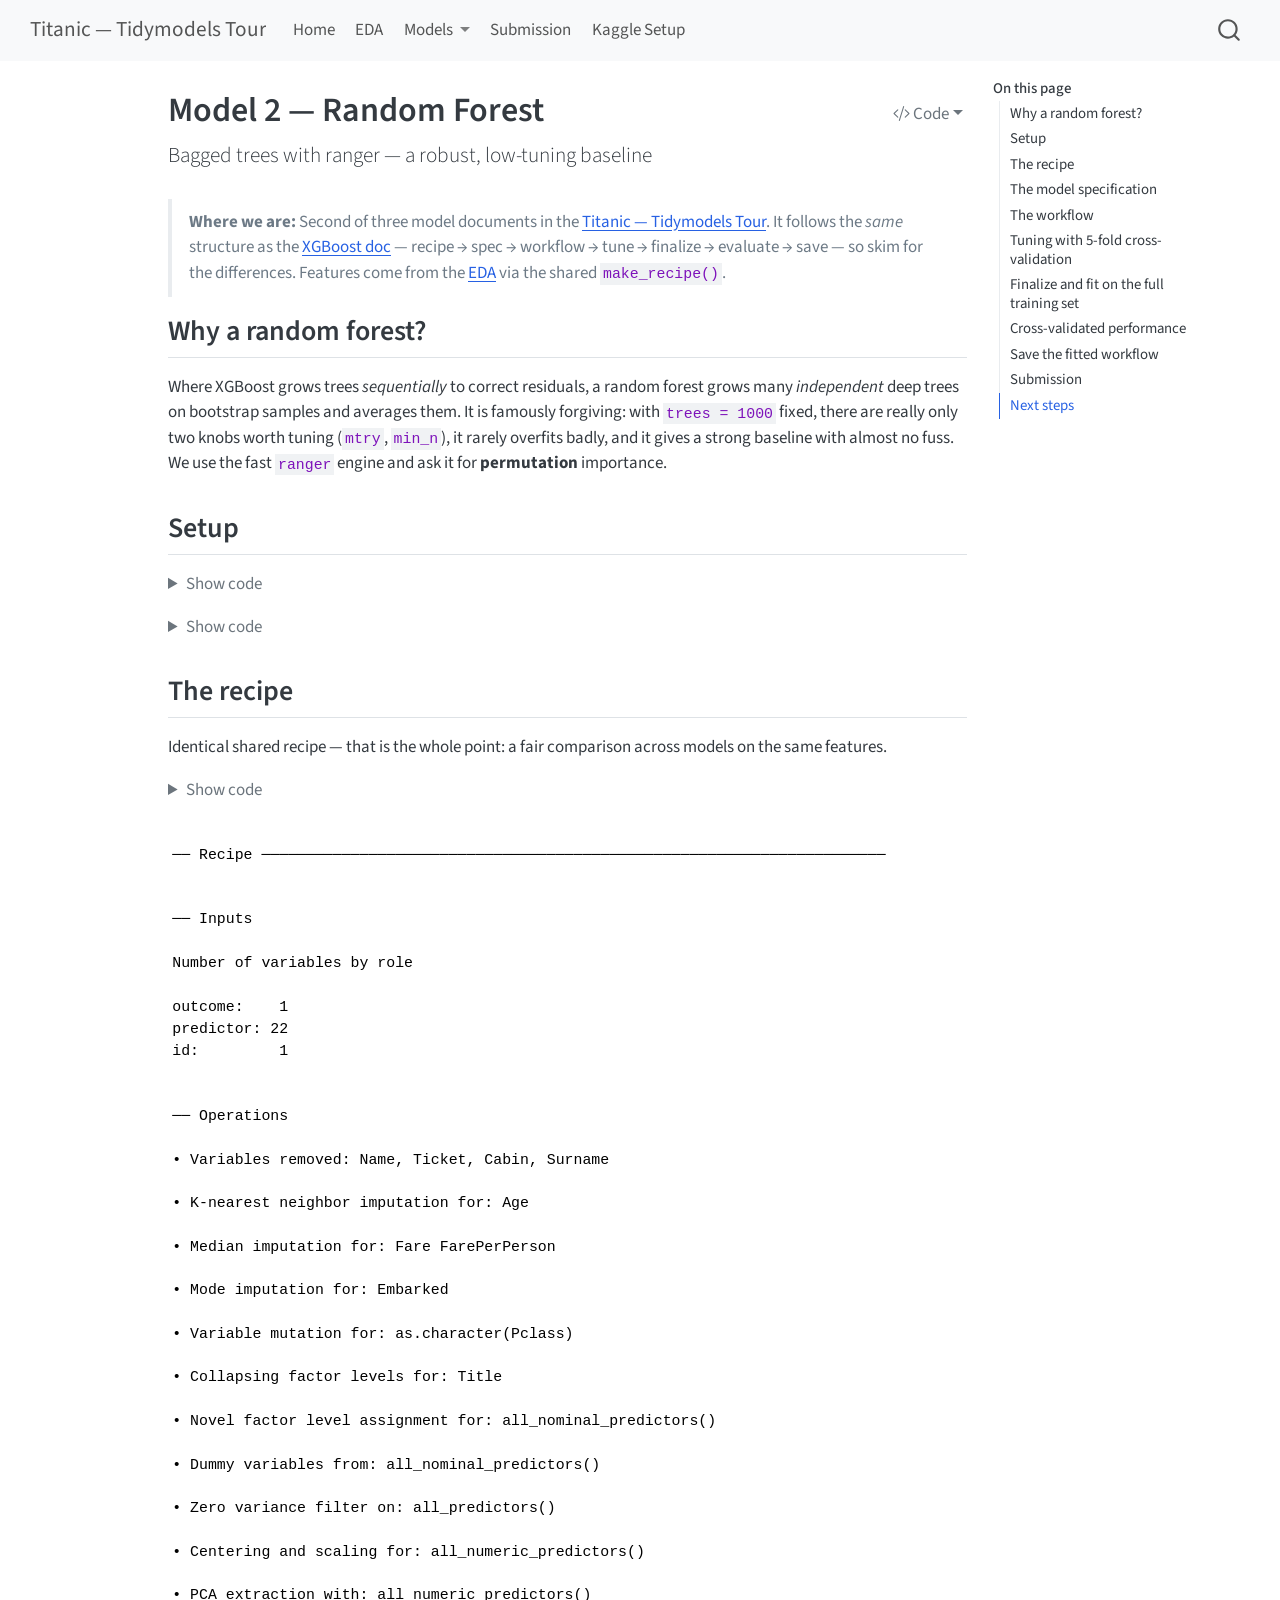
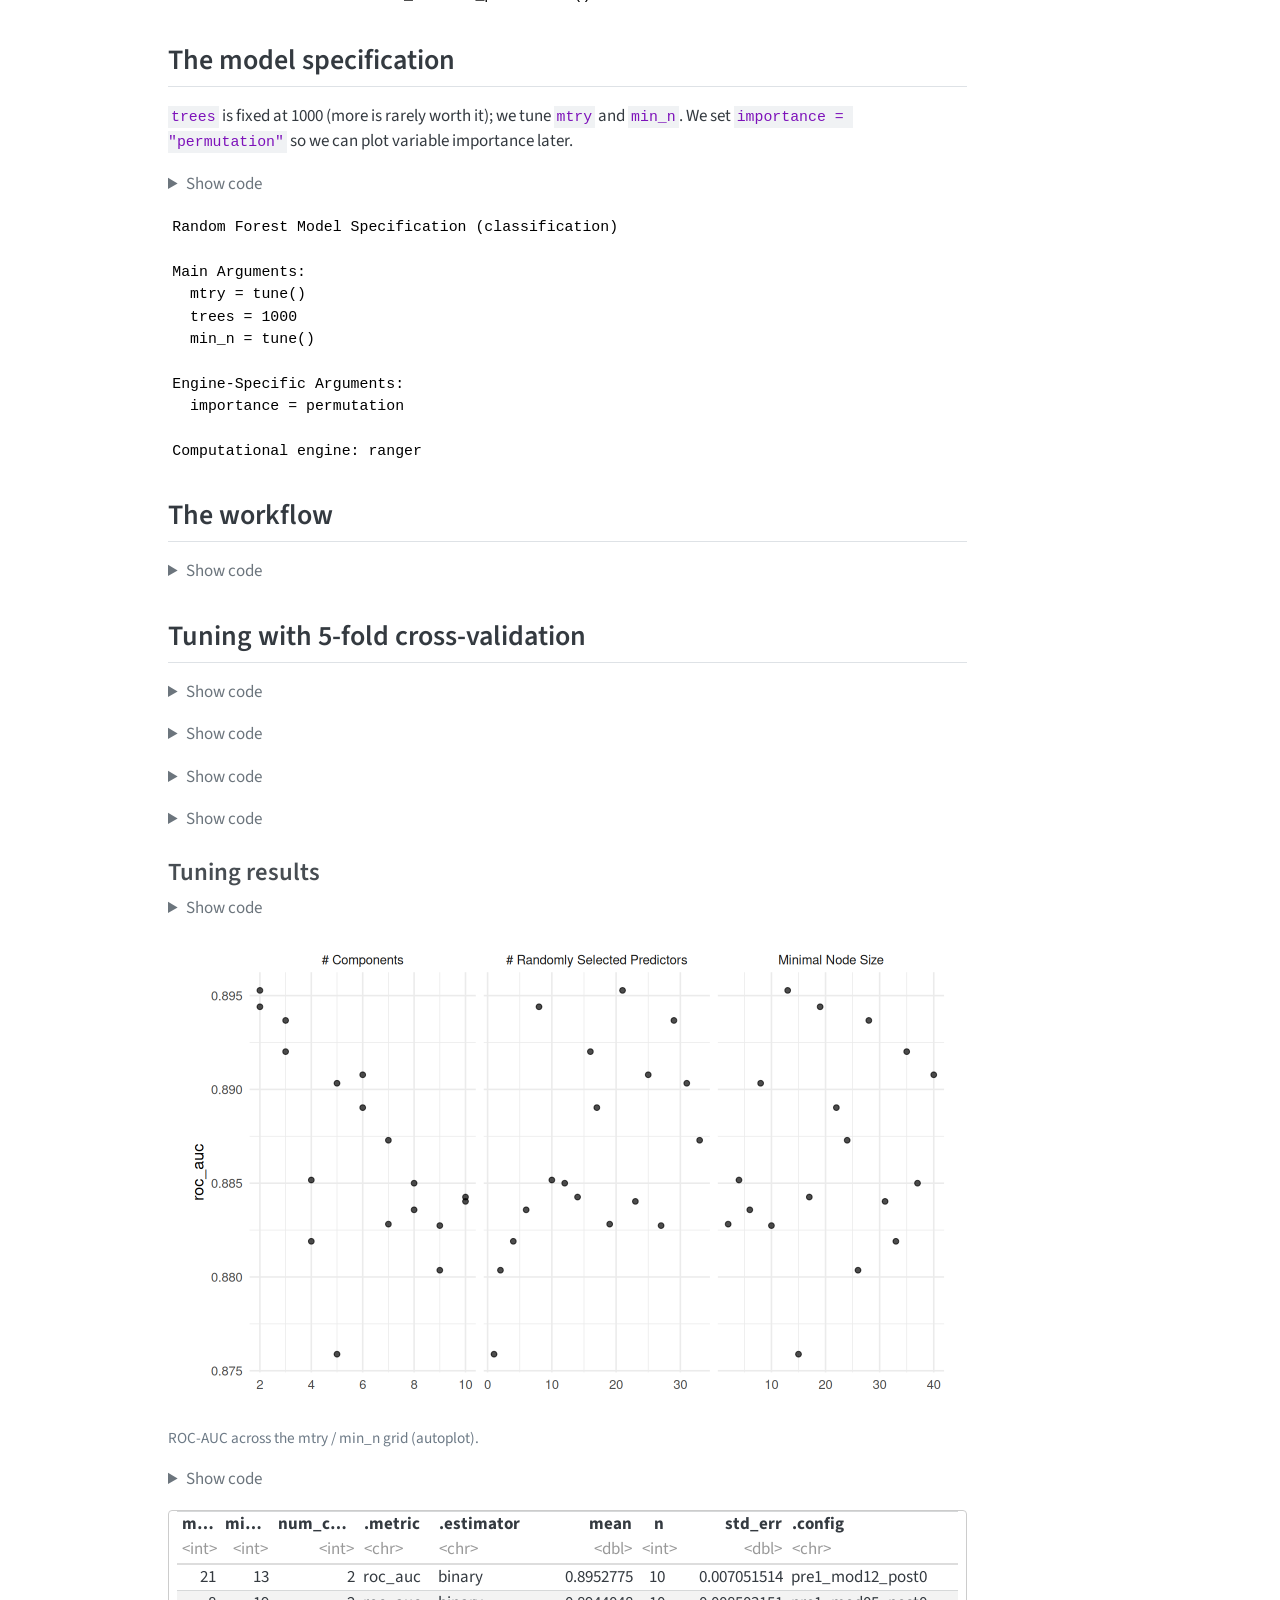
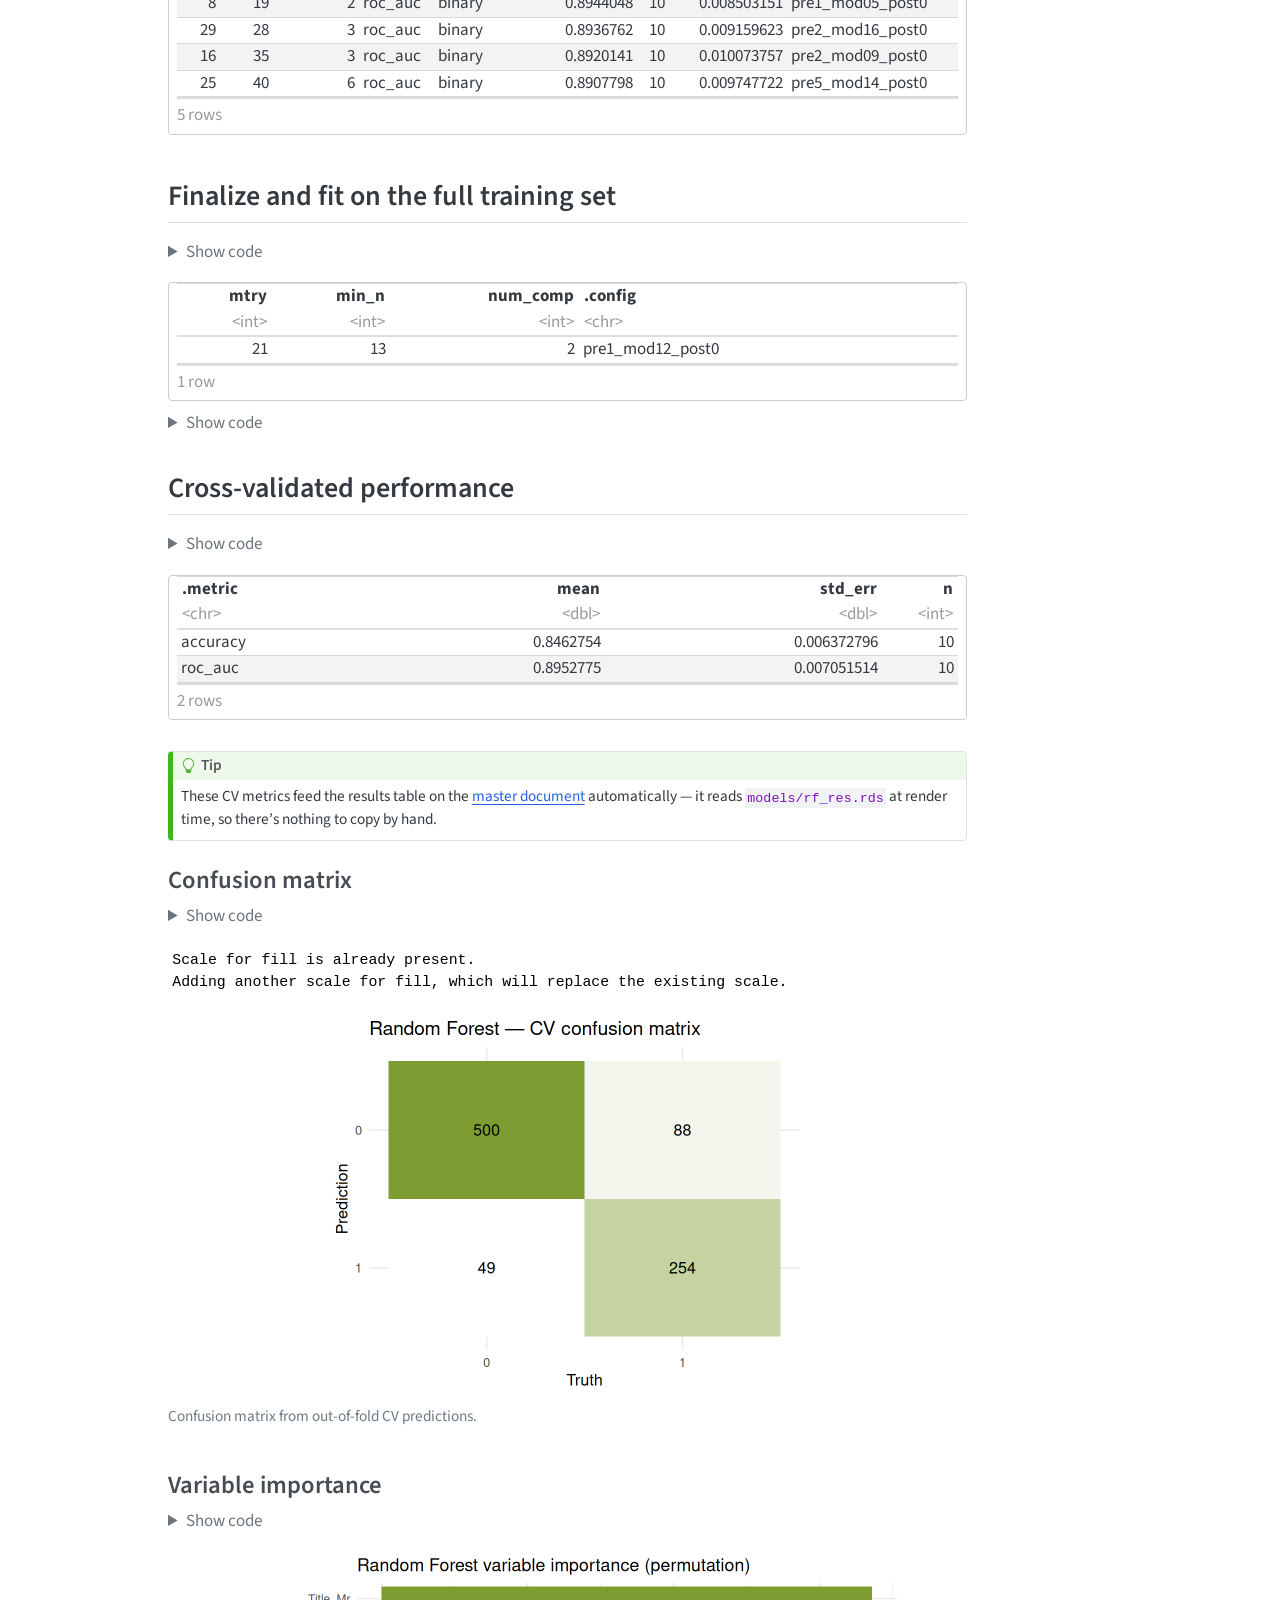
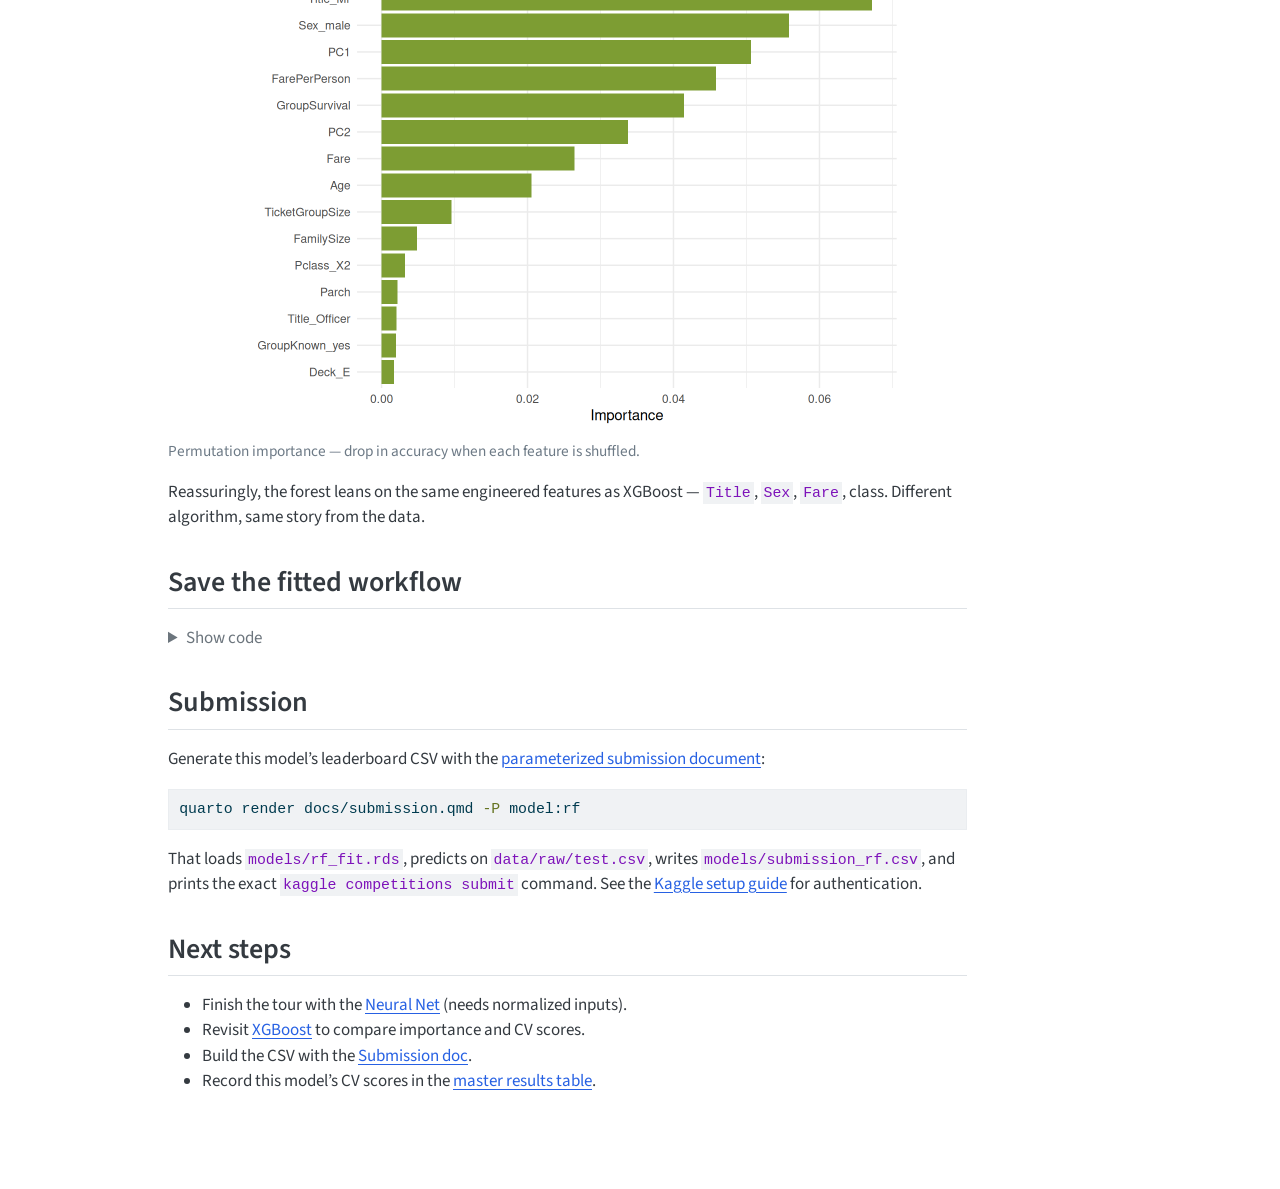
<file: docs/03-random-forest.html>
<!DOCTYPE html>
<html xmlns="http://www.w3.org/1999/xhtml" lang="en" xml:lang="en"><head>

<meta charset="utf-8">
<meta name="generator" content="quarto-1.9.38">

<meta name="viewport" content="width=device-width, initial-scale=1.0, user-scalable=yes">


<title>Model 2 — Random Forest – Titanic — Tidymodels Tour</title>
<style>
/* Default styles provided by pandoc.
** See https://pandoc.org/MANUAL.html#variables-for-html for config info.
*/
code{white-space: pre-wrap;}
span.smallcaps{font-variant: small-caps;}
div.columns{display: flex; gap: min(4vw, 1.5em);}
div.column{flex: auto; overflow-x: auto;}
div.hanging-indent{margin-left: 1.5em; text-indent: -1.5em;}
ul.task-list{list-style: none;}
ul.task-list li input[type="checkbox"] {
  width: 0.8em;
  margin: 0 0.8em 0.2em -1em; /* quarto-specific, see https://github.com/quarto-dev/quarto-cli/issues/4556 */ 
  vertical-align: middle;
}
/* CSS for syntax highlighting */
html { -webkit-text-size-adjust: 100%; }
pre > code.sourceCode { white-space: pre; position: relative; }
pre > code.sourceCode > span { display: inline-block; line-height: 1.25; }
pre > code.sourceCode > span:empty { height: 1.2em; }
.sourceCode { overflow: visible; }
code.sourceCode > span { color: inherit; text-decoration: inherit; }
div.sourceCode { margin: 1em 0; }
pre.sourceCode { margin: 0; }
@media screen {
div.sourceCode { overflow: auto; }
}
@media print {
pre > code.sourceCode { white-space: pre-wrap; }
pre > code.sourceCode > span { text-indent: -5em; padding-left: 5em; }
}
pre.numberSource code
  { counter-reset: source-line 0; }
pre.numberSource code > span
  { position: relative; left: -4em; counter-increment: source-line; }
pre.numberSource code > span > a:first-child::before
  { content: counter(source-line);
    position: relative; left: -1em; text-align: right; vertical-align: baseline;
    border: none; display: inline-block;
    -webkit-touch-callout: none; -webkit-user-select: none;
    -khtml-user-select: none; -moz-user-select: none;
    -ms-user-select: none; user-select: none;
    padding: 0 4px; width: 4em;
  }
pre.numberSource { margin-left: 3em;  padding-left: 4px; }
div.sourceCode
  {   }
@media screen {
pre > code.sourceCode > span > a:first-child::before { text-decoration: underline; }
}
</style>


<script src="../site_libs/quarto-nav/quarto-nav.js"></script>
<script src="../site_libs/quarto-nav/headroom.min.js"></script>
<script src="../site_libs/clipboard/clipboard.min.js"></script>
<script src="../site_libs/quarto-search/autocomplete.umd.js"></script>
<script src="../site_libs/quarto-search/fuse.min.js"></script>
<script src="../site_libs/quarto-search/quarto-search.js"></script>
<meta name="quarto:offset" content="../">
<script src="../site_libs/quarto-html/quarto.js" type="module"></script>
<script src="../site_libs/quarto-html/tabsets/tabsets.js" type="module"></script>
<script src="../site_libs/quarto-html/popper.min.js"></script>
<script src="../site_libs/quarto-html/tippy.umd.min.js"></script>
<script src="../site_libs/quarto-html/anchor.min.js"></script>
<link href="../site_libs/quarto-html/tippy.css" rel="stylesheet">
<link href="../site_libs/quarto-html/quarto-syntax-highlighting-15634bcf2e68342d4ad2dfa704d543f6.css" rel="stylesheet" id="quarto-text-highlighting-styles">
<script src="../site_libs/bootstrap/bootstrap.min.js"></script>
<link href="../site_libs/bootstrap/bootstrap-icons.css" rel="stylesheet">
<link href="../site_libs/bootstrap/bootstrap-bba5ebae505b5c03f3f0d8040a416a6b.min.css" rel="stylesheet" append-hash="true" id="quarto-bootstrap" data-mode="light">
<script id="quarto-search-options" type="application/json">{
  "location": "navbar",
  "copy-button": false,
  "collapse-after": 3,
  "panel-placement": "end",
  "type": "overlay",
  "limit": 50,
  "keyboard-shortcut": [
    "f",
    "/",
    "s"
  ],
  "show-item-context": false,
  "language": {
    "search-no-results-text": "No results",
    "search-matching-documents-text": "matching documents",
    "search-copy-link-title": "Copy link to search",
    "search-hide-matches-text": "Hide additional matches",
    "search-more-match-text": "more match in this document",
    "search-more-matches-text": "more matches in this document",
    "search-clear-button-title": "Clear",
    "search-text-placeholder": "",
    "search-detached-cancel-button-title": "Cancel",
    "search-submit-button-title": "Submit",
    "search-label": "Search"
  }
}</script>
<link href="../site_libs/pagedtable-1.1/css/pagedtable.css" rel="stylesheet">
<script src="../site_libs/pagedtable-1.1/js/pagedtable.js"></script>


</head>

<body class="nav-fixed quarto-light">

<div id="quarto-search-results"></div>
  <header id="quarto-header" class="headroom fixed-top">
    <nav class="navbar navbar-expand-lg " data-bs-theme="dark">
      <div class="navbar-container container-fluid">
      <div class="navbar-brand-container mx-auto">
    <a class="navbar-brand" href="../index.html">
    <span class="navbar-title">Titanic — Tidymodels Tour</span>
    </a>
  </div>
            <div id="quarto-search" class="" title="Search"></div>
          <button class="navbar-toggler" type="button" data-bs-toggle="collapse" data-bs-target="#navbarCollapse" aria-controls="navbarCollapse" role="menu" aria-expanded="false" aria-label="Toggle navigation" onclick="if (window.quartoToggleHeadroom) { window.quartoToggleHeadroom(); }">
  <span class="navbar-toggler-icon"></span>
</button>
          <div class="collapse navbar-collapse" id="navbarCollapse">
            <ul class="navbar-nav navbar-nav-scroll me-auto">
  <li class="nav-item">
    <a class="nav-link" href="../index.html"> 
<span class="menu-text">Home</span></a>
  </li>  
  <li class="nav-item">
    <a class="nav-link" href="../docs/01-eda.html"> 
<span class="menu-text">EDA</span></a>
  </li>  
  <li class="nav-item dropdown ">
    <a class="nav-link dropdown-toggle" href="#" id="nav-menu-models" role="link" data-bs-toggle="dropdown" aria-expanded="false">
 <span class="menu-text">Models</span>
    </a>
    <ul class="dropdown-menu" aria-labelledby="nav-menu-models">    
        <li>
    <a class="dropdown-item" href="../docs/02-xgboost.html">
 <span class="dropdown-text">XGBoost</span></a>
  </li>  
        <li>
    <a class="dropdown-item" href="../docs/03-random-forest.html">
 <span class="dropdown-text">Random Forest</span></a>
  </li>  
        <li>
    <a class="dropdown-item" href="../docs/04-neural-net.html">
 <span class="dropdown-text">Neural Net</span></a>
  </li>  
        <li>
    <a class="dropdown-item" href="../docs/06-logistic.html">
 <span class="dropdown-text">Logistic Regression</span></a>
  </li>  
        <li>
    <a class="dropdown-item" href="../docs/07-svm.html">
 <span class="dropdown-text">Support Vector Machine</span></a>
  </li>  
        <li>
    <a class="dropdown-item" href="../docs/08-mars.html">
 <span class="dropdown-text">MARS</span></a>
  </li>  
        <li>
    <a class="dropdown-item" href="../docs/05-stack.html">
 <span class="dropdown-text">Stacked Ensemble</span></a>
  </li>  
    </ul>
  </li>
  <li class="nav-item">
    <a class="nav-link" href="../docs/submission.html"> 
<span class="menu-text">Submission</span></a>
  </li>  
  <li class="nav-item">
    <a class="nav-link" href="../docs/setup-kaggle.html"> 
<span class="menu-text">Kaggle Setup</span></a>
  </li>  
</ul>
          </div> <!-- /navcollapse -->
            <div class="quarto-navbar-tools">
</div>
      </div> <!-- /container-fluid -->
    </nav>
</header>
<!-- content -->
<div id="quarto-content" class="quarto-container page-columns page-rows-contents page-layout-article page-navbar">
<!-- sidebar -->
<!-- margin-sidebar -->
    <div id="quarto-margin-sidebar" class="sidebar margin-sidebar">
        <nav id="TOC" role="doc-toc" class="toc-active">
    <h2 id="toc-title">On this page</h2>
   
  <ul>
  <li><a href="#why-a-random-forest" id="toc-why-a-random-forest" class="nav-link active" data-scroll-target="#why-a-random-forest">Why a random forest?</a></li>
  <li><a href="#setup" id="toc-setup" class="nav-link" data-scroll-target="#setup">Setup</a></li>
  <li><a href="#the-recipe" id="toc-the-recipe" class="nav-link" data-scroll-target="#the-recipe">The recipe</a></li>
  <li><a href="#the-model-specification" id="toc-the-model-specification" class="nav-link" data-scroll-target="#the-model-specification">The model specification</a></li>
  <li><a href="#the-workflow" id="toc-the-workflow" class="nav-link" data-scroll-target="#the-workflow">The workflow</a></li>
  <li><a href="#tuning-with-5-fold-cross-validation" id="toc-tuning-with-5-fold-cross-validation" class="nav-link" data-scroll-target="#tuning-with-5-fold-cross-validation">Tuning with 5-fold cross-validation</a>
  <ul class="collapse">
  <li><a href="#tuning-results" id="toc-tuning-results" class="nav-link" data-scroll-target="#tuning-results">Tuning results</a></li>
  </ul></li>
  <li><a href="#finalize-and-fit-on-the-full-training-set" id="toc-finalize-and-fit-on-the-full-training-set" class="nav-link" data-scroll-target="#finalize-and-fit-on-the-full-training-set">Finalize and fit on the full training set</a></li>
  <li><a href="#cross-validated-performance" id="toc-cross-validated-performance" class="nav-link" data-scroll-target="#cross-validated-performance">Cross-validated performance</a>
  <ul class="collapse">
  <li><a href="#confusion-matrix" id="toc-confusion-matrix" class="nav-link" data-scroll-target="#confusion-matrix">Confusion matrix</a></li>
  <li><a href="#variable-importance" id="toc-variable-importance" class="nav-link" data-scroll-target="#variable-importance">Variable importance</a></li>
  </ul></li>
  <li><a href="#save-the-fitted-workflow" id="toc-save-the-fitted-workflow" class="nav-link" data-scroll-target="#save-the-fitted-workflow">Save the fitted workflow</a></li>
  <li><a href="#submission" id="toc-submission" class="nav-link" data-scroll-target="#submission">Submission</a></li>
  <li><a href="#next-steps" id="toc-next-steps" class="nav-link" data-scroll-target="#next-steps">Next steps</a></li>
  </ul>
</nav>
    </div>
<!-- main -->
<main class="content" id="quarto-document-content">

<header id="title-block-header" class="quarto-title-block default">
<div class="quarto-title">
<div class="quarto-title-block"><div><h1 class="title">Model 2 — Random Forest</h1><button type="button" class="btn code-tools-button dropdown-toggle" id="quarto-code-tools-menu" data-bs-toggle="dropdown" aria-expanded="false"><i class="bi"></i> Code</button><ul class="dropdown-menu dropdown-menu-end" aria-labelelledby="quarto-code-tools-menu"><li><a id="quarto-show-all-code" class="dropdown-item" href="javascript:void(0)" role="button">Show All Code</a></li><li><a id="quarto-hide-all-code" class="dropdown-item" href="javascript:void(0)" role="button">Hide All Code</a></li><li><hr class="dropdown-divider"></li><li><a id="quarto-view-source" class="dropdown-item" href="javascript:void(0)" role="button">View Source</a></li></ul></div></div>
<p class="subtitle lead">Bagged trees with ranger — a robust, low-tuning baseline</p>
</div>



<div class="quarto-title-meta">

    
  
    
  </div>
  


</header>


<blockquote class="blockquote">
<p><strong>Where we are:</strong> Second of three model documents in the <a href="../index.html">Titanic — Tidymodels Tour</a>. It follows the <em>same</em> structure as the <a href="../docs/02-xgboost.html">XGBoost doc</a> — recipe → spec → workflow → tune → finalize → evaluate → save — so skim for the differences. Features come from the <a href="../docs/01-eda.html">EDA</a> via the shared <code>make_recipe()</code>.</p>
</blockquote>
<section id="why-a-random-forest" class="level2">
<h2 class="anchored" data-anchor-id="why-a-random-forest">Why a random forest?</h2>
<p>Where XGBoost grows trees <em>sequentially</em> to correct residuals, a random forest grows many <em>independent</em> deep trees on bootstrap samples and averages them. It is famously forgiving: with <code>trees = 1000</code> fixed, there are really only two knobs worth tuning (<code>mtry</code>, <code>min_n</code>), it rarely overfits badly, and it gives a strong baseline with almost no fuss. We use the fast <code>ranger</code> engine and ask it for <strong>permutation</strong> importance.</p>
</section>
<section id="setup" class="level2">
<h2 class="anchored" data-anchor-id="setup">Setup</h2>
<div class="cell">
<details class="code-fold">
<summary>Show code</summary>
<div class="code-copy-outer-scaffold"><div class="sourceCode cell-code" id="cb1"><pre class="sourceCode r code-with-copy"><code class="sourceCode r"><span id="cb1-1"><a href="#cb1-1" aria-hidden="true" tabindex="-1"></a><span class="fu">source</span>(here<span class="sc">::</span><span class="fu">here</span>(<span class="st">"R"</span>, <span class="st">"00_setup.R"</span>))      <span class="co"># tidyverse + tidymodels, seed = 42</span></span>
<span id="cb1-2"><a href="#cb1-2" aria-hidden="true" tabindex="-1"></a><span class="fu">source</span>(here<span class="sc">::</span><span class="fu">here</span>(<span class="st">"R"</span>, <span class="st">"02_features.R"</span>))   <span class="co"># make_recipe(data)</span></span>
<span id="cb1-3"><a href="#cb1-3" aria-hidden="true" tabindex="-1"></a></span>
<span id="cb1-4"><a href="#cb1-4" aria-hidden="true" tabindex="-1"></a><span class="fu">library</span>(tidyverse)    <span class="co"># dplyr, ggplot2, readr, etc.</span></span>
<span id="cb1-5"><a href="#cb1-5" aria-hidden="true" tabindex="-1"></a><span class="fu">library</span>(tidymodels)   <span class="co"># recipes, parsnip, workflows, tune, yardstick, rsample, dials</span></span>
<span id="cb1-6"><a href="#cb1-6" aria-hidden="true" tabindex="-1"></a><span class="fu">library</span>(here)         <span class="co"># project-root-relative paths</span></span>
<span id="cb1-7"><a href="#cb1-7" aria-hidden="true" tabindex="-1"></a><span class="fu">library</span>(vip)          <span class="co"># variable importance plots</span></span>
<span id="cb1-8"><a href="#cb1-8" aria-hidden="true" tabindex="-1"></a><span class="fu">library</span>(ranger)       <span class="co"># the engine</span></span></code></pre></div><button title="Copy to Clipboard" class="code-copy-button"><i class="bi"></i></button></div>
</details>
</div>
<div class="cell">
<details class="code-fold">
<summary>Show code</summary>
<div class="code-copy-outer-scaffold"><div class="sourceCode cell-code" id="cb2"><pre class="sourceCode r code-with-copy"><code class="sourceCode r"><span id="cb2-1"><a href="#cb2-1" aria-hidden="true" tabindex="-1"></a>train <span class="ot">&lt;-</span> <span class="fu">read_csv</span>(<span class="fu">here</span>(<span class="st">"data"</span>, <span class="st">"processed"</span>, <span class="st">"train.csv"</span>)) <span class="sc">|&gt;</span></span>
<span id="cb2-2"><a href="#cb2-2" aria-hidden="true" tabindex="-1"></a>  <span class="fu">mutate</span>(<span class="at">Survived =</span> <span class="fu">factor</span>(Survived, <span class="at">levels =</span> <span class="fu">c</span>(<span class="st">"0"</span>, <span class="st">"1"</span>)))</span></code></pre></div><button title="Copy to Clipboard" class="code-copy-button"><i class="bi"></i></button></div>
</details>
</div>
</section>
<section id="the-recipe" class="level2">
<h2 class="anchored" data-anchor-id="the-recipe">The recipe</h2>
<p>Identical shared recipe — that is the whole point: a fair comparison across models on the same features.</p>
<div class="cell">
<details class="code-fold">
<summary>Show code</summary>
<div class="code-copy-outer-scaffold"><div class="sourceCode cell-code" id="cb3"><pre class="sourceCode r code-with-copy"><code class="sourceCode r"><span id="cb3-1"><a href="#cb3-1" aria-hidden="true" tabindex="-1"></a>rf_recipe <span class="ot">&lt;-</span> <span class="fu">make_recipe</span>(train)</span>
<span id="cb3-2"><a href="#cb3-2" aria-hidden="true" tabindex="-1"></a>rf_recipe</span></code></pre></div><button title="Copy to Clipboard" class="code-copy-button"><i class="bi"></i></button></div>
</details>
<div class="cell-output cell-output-stderr">
<pre><code></code></pre>
</div>
<div class="cell-output cell-output-stderr">
<pre><code>── Recipe ──────────────────────────────────────────────────────────────────────</code></pre>
</div>
<div class="cell-output cell-output-stderr">
<pre><code></code></pre>
</div>
<div class="cell-output cell-output-stderr">
<pre><code>── Inputs </code></pre>
</div>
<div class="cell-output cell-output-stderr">
<pre><code>Number of variables by role</code></pre>
</div>
<div class="cell-output cell-output-stderr">
<pre><code>outcome:    1
predictor: 22
id:         1</code></pre>
</div>
<div class="cell-output cell-output-stderr">
<pre><code></code></pre>
</div>
<div class="cell-output cell-output-stderr">
<pre><code>── Operations </code></pre>
</div>
<div class="cell-output cell-output-stderr">
<pre><code>• Variables removed: Name, Ticket, Cabin, Surname</code></pre>
</div>
<div class="cell-output cell-output-stderr">
<pre><code>• K-nearest neighbor imputation for: Age</code></pre>
</div>
<div class="cell-output cell-output-stderr">
<pre><code>• Median imputation for: Fare FarePerPerson</code></pre>
</div>
<div class="cell-output cell-output-stderr">
<pre><code>• Mode imputation for: Embarked</code></pre>
</div>
<div class="cell-output cell-output-stderr">
<pre><code>• Variable mutation for: as.character(Pclass)</code></pre>
</div>
<div class="cell-output cell-output-stderr">
<pre><code>• Collapsing factor levels for: Title</code></pre>
</div>
<div class="cell-output cell-output-stderr">
<pre><code>• Novel factor level assignment for: all_nominal_predictors()</code></pre>
</div>
<div class="cell-output cell-output-stderr">
<pre><code>• Dummy variables from: all_nominal_predictors()</code></pre>
</div>
<div class="cell-output cell-output-stderr">
<pre><code>• Zero variance filter on: all_predictors()</code></pre>
</div>
<div class="cell-output cell-output-stderr">
<pre><code>• Centering and scaling for: all_numeric_predictors()</code></pre>
</div>
<div class="cell-output cell-output-stderr">
<pre><code>• PCA extraction with: all_numeric_predictors()</code></pre>
</div>
</div>
</section>
<section id="the-model-specification" class="level2">
<h2 class="anchored" data-anchor-id="the-model-specification">The model specification</h2>
<p><code>trees</code> is fixed at 1000 (more is rarely worth it); we tune <code>mtry</code> and <code>min_n</code>. We set <code>importance = "permutation"</code> so we can plot variable importance later.</p>
<div class="cell">
<details class="code-fold">
<summary>Show code</summary>
<div class="code-copy-outer-scaffold"><div class="sourceCode cell-code" id="cb23"><pre class="sourceCode r code-with-copy"><code class="sourceCode r"><span id="cb23-1"><a href="#cb23-1" aria-hidden="true" tabindex="-1"></a>  rf_spec <span class="ot">&lt;-</span> <span class="fu">rand_forest</span>(<span class="at">mtry =</span> <span class="fu">tune</span>(),</span>
<span id="cb23-2"><a href="#cb23-2" aria-hidden="true" tabindex="-1"></a>                         <span class="at">min_n =</span> <span class="fu">tune</span>(),</span>
<span id="cb23-3"><a href="#cb23-3" aria-hidden="true" tabindex="-1"></a>                         <span class="at">trees =</span> <span class="dv">1000</span>) <span class="sc">|&gt;</span></span>
<span id="cb23-4"><a href="#cb23-4" aria-hidden="true" tabindex="-1"></a>    <span class="fu">set_engine</span>(<span class="st">"ranger"</span>, <span class="at">importance =</span> <span class="st">"permutation"</span>) <span class="sc">|&gt;</span></span>
<span id="cb23-5"><a href="#cb23-5" aria-hidden="true" tabindex="-1"></a>    <span class="fu">set_mode</span>(<span class="st">"classification"</span>)</span>
<span id="cb23-6"><a href="#cb23-6" aria-hidden="true" tabindex="-1"></a></span>
<span id="cb23-7"><a href="#cb23-7" aria-hidden="true" tabindex="-1"></a></span>
<span id="cb23-8"><a href="#cb23-8" aria-hidden="true" tabindex="-1"></a>rf_spec</span></code></pre></div><button title="Copy to Clipboard" class="code-copy-button"><i class="bi"></i></button></div>
</details>
<div class="cell-output cell-output-stdout">
<pre><code>Random Forest Model Specification (classification)

Main Arguments:
  mtry = tune()
  trees = 1000
  min_n = tune()

Engine-Specific Arguments:
  importance = permutation

Computational engine: ranger </code></pre>
</div>
</div>
</section>
<section id="the-workflow" class="level2">
<h2 class="anchored" data-anchor-id="the-workflow">The workflow</h2>
<div class="cell">
<details class="code-fold">
<summary>Show code</summary>
<div class="code-copy-outer-scaffold"><div class="sourceCode cell-code" id="cb25"><pre class="sourceCode r code-with-copy"><code class="sourceCode r"><span id="cb25-1"><a href="#cb25-1" aria-hidden="true" tabindex="-1"></a>rf_wf <span class="ot">&lt;-</span> <span class="fu">workflow</span>() <span class="sc">|&gt;</span></span>
<span id="cb25-2"><a href="#cb25-2" aria-hidden="true" tabindex="-1"></a>  <span class="fu">add_recipe</span>(rf_recipe) <span class="sc">|&gt;</span></span>
<span id="cb25-3"><a href="#cb25-3" aria-hidden="true" tabindex="-1"></a>  <span class="fu">add_model</span>(rf_spec)</span></code></pre></div><button title="Copy to Clipboard" class="code-copy-button"><i class="bi"></i></button></div>
</details>
</div>
</section>
<section id="tuning-with-5-fold-cross-validation" class="level2">
<h2 class="anchored" data-anchor-id="tuning-with-5-fold-cross-validation">Tuning with 5-fold cross-validation</h2>
<div class="cell">
<details class="code-fold">
<summary>Show code</summary>
<div class="code-copy-outer-scaffold"><div class="sourceCode cell-code" id="cb26"><pre class="sourceCode r code-with-copy"><code class="sourceCode r"><span id="cb26-1"><a href="#cb26-1" aria-hidden="true" tabindex="-1"></a><span class="fu">set.seed</span>(<span class="dv">42</span>)</span>
<span id="cb26-2"><a href="#cb26-2" aria-hidden="true" tabindex="-1"></a>folds <span class="ot">&lt;-</span> <span class="fu">vfold_cv</span>(train, <span class="at">v =</span> <span class="dv">10</span>, <span class="at">strata =</span> Survived)</span></code></pre></div><button title="Copy to Clipboard" class="code-copy-button"><i class="bi"></i></button></div>
</details>
</div>
<div class="cell">
<details class="code-fold">
<summary>Show code</summary>
<div class="code-copy-outer-scaffold"><div class="sourceCode cell-code" id="cb27"><pre class="sourceCode r code-with-copy"><code class="sourceCode r"><span id="cb27-1"><a href="#cb27-1" aria-hidden="true" tabindex="-1"></a><span class="co"># mtry's upper bound depends on the number of predictors AFTER the recipe runs,</span></span>
<span id="cb27-2"><a href="#cb27-2" aria-hidden="true" tabindex="-1"></a><span class="co"># so we finalize() its range against a prepped predictor set rather than</span></span>
<span id="cb27-3"><a href="#cb27-3" aria-hidden="true" tabindex="-1"></a><span class="co"># guessing. num_comp (PCA) is tuned over a sensible range.</span></span>
<span id="cb27-4"><a href="#cb27-4" aria-hidden="true" tabindex="-1"></a>preds <span class="ot">&lt;-</span> <span class="fu">prep</span>(<span class="fu">make_recipe</span>(train, <span class="at">num_comp =</span> <span class="dv">2</span>)) <span class="sc">|&gt;</span></span>
<span id="cb27-5"><a href="#cb27-5" aria-hidden="true" tabindex="-1"></a>  <span class="fu">bake</span>(<span class="at">new_data =</span> <span class="cn">NULL</span>) <span class="sc">|&gt;</span></span>
<span id="cb27-6"><a href="#cb27-6" aria-hidden="true" tabindex="-1"></a>  <span class="fu">select</span>(<span class="sc">-</span>Survived, <span class="sc">-</span>PassengerId)</span>
<span id="cb27-7"><a href="#cb27-7" aria-hidden="true" tabindex="-1"></a></span>
<span id="cb27-8"><a href="#cb27-8" aria-hidden="true" tabindex="-1"></a>rf_params <span class="ot">&lt;-</span> <span class="fu">extract_parameter_set_dials</span>(rf_wf) <span class="sc">|&gt;</span></span>
<span id="cb27-9"><a href="#cb27-9" aria-hidden="true" tabindex="-1"></a>  <span class="fu">finalize</span>(preds) <span class="sc">|&gt;</span></span>
<span id="cb27-10"><a href="#cb27-10" aria-hidden="true" tabindex="-1"></a>  <span class="fu">update</span>(<span class="at">num_comp =</span> <span class="fu">num_comp</span>(<span class="at">range =</span> <span class="fu">c</span>(<span class="dv">2</span>L, <span class="dv">10</span>L)))</span>
<span id="cb27-11"><a href="#cb27-11" aria-hidden="true" tabindex="-1"></a></span>
<span id="cb27-12"><a href="#cb27-12" aria-hidden="true" tabindex="-1"></a><span class="fu">set.seed</span>(<span class="dv">42</span>)</span>
<span id="cb27-13"><a href="#cb27-13" aria-hidden="true" tabindex="-1"></a>rf_grid <span class="ot">&lt;-</span> <span class="fu">grid_space_filling</span>(rf_params, <span class="at">size =</span> <span class="dv">18</span>)</span></code></pre></div><button title="Copy to Clipboard" class="code-copy-button"><i class="bi"></i></button></div>
</details>
</div>
<div class="cell">
<details class="code-fold">
<summary>Show code</summary>
<div class="code-copy-outer-scaffold"><div class="sourceCode cell-code" id="cb28"><pre class="sourceCode r code-with-copy"><code class="sourceCode r"><span id="cb28-1"><a href="#cb28-1" aria-hidden="true" tabindex="-1"></a>rf_metrics <span class="ot">&lt;-</span> <span class="fu">metric_set</span>(roc_auc, accuracy)</span>
<span id="cb28-2"><a href="#cb28-2" aria-hidden="true" tabindex="-1"></a></span>
<span id="cb28-3"><a href="#cb28-3" aria-hidden="true" tabindex="-1"></a><span class="fu">set.seed</span>(<span class="dv">42</span>)</span>
<span id="cb28-4"><a href="#cb28-4" aria-hidden="true" tabindex="-1"></a>rf_tuned <span class="ot">&lt;-</span> <span class="fu">tune_grid</span>(</span>
<span id="cb28-5"><a href="#cb28-5" aria-hidden="true" tabindex="-1"></a>  rf_wf,</span>
<span id="cb28-6"><a href="#cb28-6" aria-hidden="true" tabindex="-1"></a>  <span class="at">resamples =</span> folds,</span>
<span id="cb28-7"><a href="#cb28-7" aria-hidden="true" tabindex="-1"></a>  <span class="at">grid      =</span> rf_grid,</span>
<span id="cb28-8"><a href="#cb28-8" aria-hidden="true" tabindex="-1"></a>  <span class="at">metrics   =</span> rf_metrics,</span>
<span id="cb28-9"><a href="#cb28-9" aria-hidden="true" tabindex="-1"></a>  <span class="co"># Positive class "1" is the second factor level.</span></span>
<span id="cb28-10"><a href="#cb28-10" aria-hidden="true" tabindex="-1"></a>  <span class="at">control   =</span> <span class="fu">control_grid</span>(<span class="at">save_pred =</span> <span class="cn">TRUE</span>, <span class="at">save_workflow =</span> <span class="cn">TRUE</span>, <span class="at">event_level =</span> <span class="st">"second"</span>)</span>
<span id="cb28-11"><a href="#cb28-11" aria-hidden="true" tabindex="-1"></a>)</span></code></pre></div><button title="Copy to Clipboard" class="code-copy-button"><i class="bi"></i></button></div>
</details>
</div>
<div class="cell">
<details class="code-fold">
<summary>Show code</summary>
<div class="code-copy-outer-scaffold"><div class="sourceCode cell-code" id="cb29"><pre class="sourceCode r code-with-copy"><code class="sourceCode r"><span id="cb29-1"><a href="#cb29-1" aria-hidden="true" tabindex="-1"></a><span class="fu">saveRDS</span>(rf_tuned, <span class="fu">here</span>(<span class="st">"models"</span>, <span class="st">"rf_res.rds"</span>))</span></code></pre></div><button title="Copy to Clipboard" class="code-copy-button"><i class="bi"></i></button></div>
</details>
</div>
<section id="tuning-results" class="level3">
<h3 class="anchored" data-anchor-id="tuning-results">Tuning results</h3>
<div class="cell">
<details class="code-fold">
<summary>Show code</summary>
<div class="code-copy-outer-scaffold"><div class="sourceCode cell-code" id="cb30"><pre class="sourceCode r code-with-copy"><code class="sourceCode r"><span id="cb30-1"><a href="#cb30-1" aria-hidden="true" tabindex="-1"></a><span class="fu">autoplot</span>(rf_tuned, <span class="at">metric =</span> <span class="st">"roc_auc"</span>)</span></code></pre></div><button title="Copy to Clipboard" class="code-copy-button"><i class="bi"></i></button></div>
</details>
<div class="cell-output-display">
<div class="quarto-figure quarto-figure-center">
<figure class="figure">
<p><img src="03-random-forest_files/figure-html/tune-plot-1.png" class="img-fluid figure-img" width="768"></p>
<figcaption>ROC-AUC across the mtry / min_n grid (autoplot).</figcaption>
</figure>
</div>
</div>
</div>
<div class="cell">
<details class="code-fold">
<summary>Show code</summary>
<div class="code-copy-outer-scaffold"><div class="sourceCode cell-code" id="cb31"><pre class="sourceCode r code-with-copy"><code class="sourceCode r"><span id="cb31-1"><a href="#cb31-1" aria-hidden="true" tabindex="-1"></a><span class="fu">show_best</span>(rf_tuned, <span class="at">metric =</span> <span class="st">"roc_auc"</span>, <span class="at">n =</span> <span class="dv">5</span>)</span></code></pre></div><button title="Copy to Clipboard" class="code-copy-button"><i class="bi"></i></button></div>
</details>
<div class="cell-output-display">
<div data-pagedtable="false">
  <script data-pagedtable-source="" type="application/json">
{"columns":[{"label":["mtry"],"name":[1],"type":["int"],"align":["right"]},{"label":["min_n"],"name":[2],"type":["int"],"align":["right"]},{"label":["num_comp"],"name":[3],"type":["int"],"align":["right"]},{"label":[".metric"],"name":[4],"type":["chr"],"align":["left"]},{"label":[".estimator"],"name":[5],"type":["chr"],"align":["left"]},{"label":["mean"],"name":[6],"type":["dbl"],"align":["right"]},{"label":["n"],"name":[7],"type":["int"],"align":["right"]},{"label":["std_err"],"name":[8],"type":["dbl"],"align":["right"]},{"label":[".config"],"name":[9],"type":["chr"],"align":["left"]}],"data":[{"1":"21","2":"13","3":"2","4":"roc_auc","5":"binary","6":"0.8952775","7":"10","8":"0.007051514","9":"pre1_mod12_post0"},{"1":"8","2":"19","3":"2","4":"roc_auc","5":"binary","6":"0.8944048","7":"10","8":"0.008503151","9":"pre1_mod05_post0"},{"1":"29","2":"28","3":"3","4":"roc_auc","5":"binary","6":"0.8936762","7":"10","8":"0.009159623","9":"pre2_mod16_post0"},{"1":"16","2":"35","3":"3","4":"roc_auc","5":"binary","6":"0.8920141","7":"10","8":"0.010073757","9":"pre2_mod09_post0"},{"1":"25","2":"40","3":"6","4":"roc_auc","5":"binary","6":"0.8907798","7":"10","8":"0.009747722","9":"pre5_mod14_post0"}],"options":{"columns":{"min":{},"max":[10]},"rows":{"min":[10],"max":[10]},"pages":{}}}
  </script>
</div>
</div>
</div>
</section>
</section>
<section id="finalize-and-fit-on-the-full-training-set" class="level2">
<h2 class="anchored" data-anchor-id="finalize-and-fit-on-the-full-training-set">Finalize and fit on the full training set</h2>
<div class="cell">
<details class="code-fold">
<summary>Show code</summary>
<div class="code-copy-outer-scaffold"><div class="sourceCode cell-code" id="cb32"><pre class="sourceCode r code-with-copy"><code class="sourceCode r"><span id="cb32-1"><a href="#cb32-1" aria-hidden="true" tabindex="-1"></a>best_rf <span class="ot">&lt;-</span> <span class="fu">select_best</span>(rf_tuned, <span class="at">metric =</span> <span class="st">"roc_auc"</span>)</span>
<span id="cb32-2"><a href="#cb32-2" aria-hidden="true" tabindex="-1"></a>best_rf</span></code></pre></div><button title="Copy to Clipboard" class="code-copy-button"><i class="bi"></i></button></div>
</details>
<div class="cell-output-display">
<div data-pagedtable="false">
  <script data-pagedtable-source="" type="application/json">
{"columns":[{"label":["mtry"],"name":[1],"type":["int"],"align":["right"]},{"label":["min_n"],"name":[2],"type":["int"],"align":["right"]},{"label":["num_comp"],"name":[3],"type":["int"],"align":["right"]},{"label":[".config"],"name":[4],"type":["chr"],"align":["left"]}],"data":[{"1":"21","2":"13","3":"2","4":"pre1_mod12_post0"}],"options":{"columns":{"min":{},"max":[10]},"rows":{"min":[10],"max":[10]},"pages":{}}}
  </script>
</div>
</div>
<details class="code-fold">
<summary>Show code</summary>
<div class="code-copy-outer-scaffold"><div class="sourceCode cell-code" id="cb33"><pre class="sourceCode r code-with-copy"><code class="sourceCode r"><span id="cb33-1"><a href="#cb33-1" aria-hidden="true" tabindex="-1"></a>final_rf_wf <span class="ot">&lt;-</span> <span class="fu">finalize_workflow</span>(rf_wf, best_rf)</span>
<span id="cb33-2"><a href="#cb33-2" aria-hidden="true" tabindex="-1"></a></span>
<span id="cb33-3"><a href="#cb33-3" aria-hidden="true" tabindex="-1"></a><span class="fu">set.seed</span>(<span class="dv">42</span>)</span>
<span id="cb33-4"><a href="#cb33-4" aria-hidden="true" tabindex="-1"></a>rf_fit <span class="ot">&lt;-</span> <span class="fu">fit</span>(final_rf_wf, <span class="at">data =</span> train)</span></code></pre></div><button title="Copy to Clipboard" class="code-copy-button"><i class="bi"></i></button></div>
</details>
</div>
</section>
<section id="cross-validated-performance" class="level2">
<h2 class="anchored" data-anchor-id="cross-validated-performance">Cross-validated performance</h2>
<div class="cell">
<details class="code-fold">
<summary>Show code</summary>
<div class="code-copy-outer-scaffold"><div class="sourceCode cell-code" id="cb34"><pre class="sourceCode r code-with-copy"><code class="sourceCode r"><span id="cb34-1"><a href="#cb34-1" aria-hidden="true" tabindex="-1"></a><span class="fu">collect_metrics</span>(rf_tuned) <span class="sc">|&gt;</span></span>
<span id="cb34-2"><a href="#cb34-2" aria-hidden="true" tabindex="-1"></a>  <span class="fu">semi_join</span>(best_rf, <span class="at">by =</span> <span class="fu">names</span>(best_rf)) <span class="sc">|&gt;</span></span>
<span id="cb34-3"><a href="#cb34-3" aria-hidden="true" tabindex="-1"></a>  <span class="fu">select</span>(.metric, mean, std_err, n)</span></code></pre></div><button title="Copy to Clipboard" class="code-copy-button"><i class="bi"></i></button></div>
</details>
<div class="cell-output-display">
<div data-pagedtable="false">
  <script data-pagedtable-source="" type="application/json">
{"columns":[{"label":[".metric"],"name":[1],"type":["chr"],"align":["left"]},{"label":["mean"],"name":[2],"type":["dbl"],"align":["right"]},{"label":["std_err"],"name":[3],"type":["dbl"],"align":["right"]},{"label":["n"],"name":[4],"type":["int"],"align":["right"]}],"data":[{"1":"accuracy","2":"0.8462754","3":"0.006372796","4":"10"},{"1":"roc_auc","2":"0.8952775","3":"0.007051514","4":"10"}],"options":{"columns":{"min":{},"max":[10]},"rows":{"min":[10],"max":[10]},"pages":{}}}
  </script>
</div>
</div>
</div>
<div class="callout callout-style-default callout-tip callout-titled">
<div class="callout-header d-flex align-content-center">
<div class="callout-icon-container">
<i class="callout-icon"></i>
</div>
<div class="callout-title-container flex-fill">
Tip
</div>
</div>
<div class="callout-body-container callout-body">
<p>These CV metrics feed the results table on the <a href="../index.html">master document</a> automatically — it reads <code>models/rf_res.rds</code> at render time, so there’s nothing to copy by hand.</p>
</div>
</div>
<section id="confusion-matrix" class="level3">
<h3 class="anchored" data-anchor-id="confusion-matrix">Confusion matrix</h3>
<div class="cell">
<details class="code-fold">
<summary>Show code</summary>
<div class="code-copy-outer-scaffold"><div class="sourceCode cell-code" id="cb35"><pre class="sourceCode r code-with-copy"><code class="sourceCode r"><span id="cb35-1"><a href="#cb35-1" aria-hidden="true" tabindex="-1"></a>rf_cv_preds <span class="ot">&lt;-</span> <span class="fu">collect_predictions</span>(rf_tuned, <span class="at">parameters =</span> best_rf)</span>
<span id="cb35-2"><a href="#cb35-2" aria-hidden="true" tabindex="-1"></a></span>
<span id="cb35-3"><a href="#cb35-3" aria-hidden="true" tabindex="-1"></a>rf_cv_preds <span class="sc">|&gt;</span></span>
<span id="cb35-4"><a href="#cb35-4" aria-hidden="true" tabindex="-1"></a>  <span class="fu">conf_mat</span>(<span class="at">truth =</span> Survived, <span class="at">estimate =</span> .pred_class) <span class="sc">|&gt;</span></span>
<span id="cb35-5"><a href="#cb35-5" aria-hidden="true" tabindex="-1"></a>  <span class="fu">autoplot</span>(<span class="at">type =</span> <span class="st">"heatmap"</span>) <span class="sc">+</span></span>
<span id="cb35-6"><a href="#cb35-6" aria-hidden="true" tabindex="-1"></a>  <span class="fu">scale_fill_gradient</span>(<span class="at">low =</span> <span class="st">"white"</span>, <span class="at">high =</span> kakapo_pal[<span class="dv">1</span>]) <span class="sc">+</span></span>
<span id="cb35-7"><a href="#cb35-7" aria-hidden="true" tabindex="-1"></a>  <span class="fu">labs</span>(<span class="at">title =</span> <span class="st">"Random Forest — CV confusion matrix"</span>)</span></code></pre></div><button title="Copy to Clipboard" class="code-copy-button"><i class="bi"></i></button></div>
</details>
<div class="cell-output cell-output-stderr">
<pre><code>Scale for fill is already present.
Adding another scale for fill, which will replace the existing scale.</code></pre>
</div>
<div class="cell-output-display">
<div class="quarto-figure quarto-figure-center">
<figure class="figure">
<p><img src="03-random-forest_files/figure-html/confusion-1.png" class="img-fluid figure-img" width="480"></p>
<figcaption>Confusion matrix from out-of-fold CV predictions.</figcaption>
</figure>
</div>
</div>
</div>
</section>
<section id="variable-importance" class="level3">
<h3 class="anchored" data-anchor-id="variable-importance">Variable importance</h3>
<div class="cell">
<details class="code-fold">
<summary>Show code</summary>
<div class="code-copy-outer-scaffold"><div class="sourceCode cell-code" id="cb37"><pre class="sourceCode r code-with-copy"><code class="sourceCode r"><span id="cb37-1"><a href="#cb37-1" aria-hidden="true" tabindex="-1"></a>rf_fit <span class="sc">|&gt;</span></span>
<span id="cb37-2"><a href="#cb37-2" aria-hidden="true" tabindex="-1"></a>  <span class="fu">extract_fit_parsnip</span>() <span class="sc">|&gt;</span></span>
<span id="cb37-3"><a href="#cb37-3" aria-hidden="true" tabindex="-1"></a>  <span class="fu">vip</span>(<span class="at">num_features =</span> <span class="dv">15</span>, <span class="at">geom =</span> <span class="st">"col"</span>,</span>
<span id="cb37-4"><a href="#cb37-4" aria-hidden="true" tabindex="-1"></a>      <span class="at">aesthetics =</span> <span class="fu">list</span>(<span class="at">fill =</span> kakapo_pal[<span class="dv">1</span>])) <span class="sc">+</span></span>
<span id="cb37-5"><a href="#cb37-5" aria-hidden="true" tabindex="-1"></a>  <span class="fu">labs</span>(<span class="at">title =</span> <span class="st">"Random Forest variable importance (permutation)"</span>) <span class="sc">+</span></span>
<span id="cb37-6"><a href="#cb37-6" aria-hidden="true" tabindex="-1"></a>  <span class="fu">theme_minimal</span>()</span></code></pre></div><button title="Copy to Clipboard" class="code-copy-button"><i class="bi"></i></button></div>
</details>
<div class="cell-output-display">
<div class="quarto-figure quarto-figure-center">
<figure class="figure">
<p><img src="03-random-forest_files/figure-html/vip-1.png" class="img-fluid figure-img" width="672"></p>
<figcaption>Permutation importance — drop in accuracy when each feature is shuffled.</figcaption>
</figure>
</div>
</div>
</div>
<p>Reassuringly, the forest leans on the same engineered features as XGBoost — <code>Title</code>, <code>Sex</code>, <code>Fare</code>, class. Different algorithm, same story from the data.</p>
</section>
</section>
<section id="save-the-fitted-workflow" class="level2">
<h2 class="anchored" data-anchor-id="save-the-fitted-workflow">Save the fitted workflow</h2>
<div class="cell">
<details class="code-fold">
<summary>Show code</summary>
<div class="code-copy-outer-scaffold"><div class="sourceCode cell-code" id="cb38"><pre class="sourceCode r code-with-copy"><code class="sourceCode r"><span id="cb38-1"><a href="#cb38-1" aria-hidden="true" tabindex="-1"></a><span class="co"># Project convention: models/&lt;model&gt;_fit.rds — note the file is rf_fit.rds.</span></span>
<span id="cb38-2"><a href="#cb38-2" aria-hidden="true" tabindex="-1"></a><span class="fu">saveRDS</span>(rf_fit, <span class="at">file =</span> <span class="fu">here</span>(<span class="st">"models"</span>, <span class="st">"rf_fit.rds"</span>))</span></code></pre></div><button title="Copy to Clipboard" class="code-copy-button"><i class="bi"></i></button></div>
</details>
</div>
</section>
<section id="submission" class="level2">
<h2 class="anchored" data-anchor-id="submission">Submission</h2>
<p>Generate this model’s leaderboard CSV with the <a href="../docs/submission.html">parameterized submission document</a>:</p>
<div class="code-copy-outer-scaffold"><div class="sourceCode" id="cb39"><pre class="sourceCode bash code-with-copy"><code class="sourceCode bash"><span id="cb39-1"><a href="#cb39-1" aria-hidden="true" tabindex="-1"></a><span class="ex">quarto</span> render docs/submission.qmd <span class="at">-P</span> model:rf</span></code></pre></div><button title="Copy to Clipboard" class="code-copy-button"><i class="bi"></i></button></div>
<p>That loads <code>models/rf_fit.rds</code>, predicts on <code>data/raw/test.csv</code>, writes <code>models/submission_rf.csv</code>, and prints the exact <code>kaggle competitions submit</code> command. See the <a href="../docs/setup-kaggle.html">Kaggle setup guide</a> for authentication.</p>
</section>
<section id="next-steps" class="level2">
<h2 class="anchored" data-anchor-id="next-steps">Next steps</h2>
<ul>
<li>Finish the tour with the <strong><a href="../docs/04-neural-net.html">Neural Net</a></strong> (needs normalized inputs).</li>
<li>Revisit <strong><a href="../docs/02-xgboost.html">XGBoost</a></strong> to compare importance and CV scores.</li>
<li>Build the CSV with the <strong><a href="../docs/submission.html">Submission doc</a></strong>.</li>
<li>Record this model’s CV scores in the <strong><a href="../index.html">master results table</a></strong>.</li>
</ul>


<!-- -->

</section>

</main> <!-- /main -->
<script id="quarto-html-after-body" type="application/javascript">
  window.document.addEventListener("DOMContentLoaded", function (event) {
    const icon = "";
    const anchorJS = new window.AnchorJS();
    anchorJS.options = {
      placement: 'right',
      icon: icon
    };
    anchorJS.add('.anchored');
    const isCodeAnnotation = (el) => {
      for (const clz of el.classList) {
        if (clz.startsWith('code-annotation-')) {                     
          return true;
        }
      }
      return false;
    }
    const onCopySuccess = function(e) {
      // button target
      const button = e.trigger;
      // don't keep focus
      button.blur();
      // flash "checked"
      button.classList.add('code-copy-button-checked');
      var currentTitle = button.getAttribute("title");
      button.setAttribute("title", "Copied!");
      let tooltip;
      if (window.bootstrap) {
        button.setAttribute("data-bs-toggle", "tooltip");
        button.setAttribute("data-bs-placement", "left");
        button.setAttribute("data-bs-title", "Copied!");
        tooltip = new bootstrap.Tooltip(button, 
          { trigger: "manual", 
            customClass: "code-copy-button-tooltip",
            offset: [0, -8]});
        tooltip.show();    
      }
      setTimeout(function() {
        if (tooltip) {
          tooltip.hide();
          button.removeAttribute("data-bs-title");
          button.removeAttribute("data-bs-toggle");
          button.removeAttribute("data-bs-placement");
        }
        button.setAttribute("title", currentTitle);
        button.classList.remove('code-copy-button-checked');
      }, 1000);
      // clear code selection
      e.clearSelection();
    }
    const getTextToCopy = function(trigger) {
      const outerScaffold = trigger.parentElement.cloneNode(true);
      const codeEl = outerScaffold.querySelector('code');
      for (const childEl of codeEl.children) {
        if (isCodeAnnotation(childEl)) {
          childEl.remove();
        }
      }
      return codeEl.innerText;
    }
    const clipboard = new window.ClipboardJS('.code-copy-button:not([data-in-quarto-modal])', {
      text: getTextToCopy
    });
    clipboard.on('success', onCopySuccess);
    if (window.document.getElementById('quarto-embedded-source-code-modal')) {
      const clipboardModal = new window.ClipboardJS('.code-copy-button[data-in-quarto-modal]', {
        text: getTextToCopy,
        container: window.document.getElementById('quarto-embedded-source-code-modal')
      });
      clipboardModal.on('success', onCopySuccess);
    }
    const viewSource = window.document.getElementById('quarto-view-source') ||
                       window.document.getElementById('quarto-code-tools-source');
    if (viewSource) {
      const sourceUrl = viewSource.getAttribute("data-quarto-source-url");
      viewSource.addEventListener("click", function(e) {
        if (sourceUrl) {
          // rstudio viewer pane
          if (/\bcapabilities=\b/.test(window.location)) {
            window.open(sourceUrl);
          } else {
            window.location.href = sourceUrl;
          }
        } else {
          const modal = new bootstrap.Modal(document.getElementById('quarto-embedded-source-code-modal'));
          modal.show();
        }
        return false;
      });
    }
    function toggleCodeHandler(show) {
      return function(e) {
        const detailsSrc = window.document.querySelectorAll(".cell > details > .sourceCode");
        for (let i=0; i<detailsSrc.length; i++) {
          const details = detailsSrc[i].parentElement;
          if (show) {
            details.open = true;
          } else {
            details.removeAttribute("open");
          }
        }
        const cellCodeDivs = window.document.querySelectorAll(".cell > .sourceCode");
        const fromCls = show ? "hidden" : "unhidden";
        const toCls = show ? "unhidden" : "hidden";
        for (let i=0; i<cellCodeDivs.length; i++) {
          const codeDiv = cellCodeDivs[i];
          if (codeDiv.classList.contains(fromCls)) {
            codeDiv.classList.remove(fromCls);
            codeDiv.classList.add(toCls);
          } 
        }
        return false;
      }
    }
    const hideAllCode = window.document.getElementById("quarto-hide-all-code");
    if (hideAllCode) {
      hideAllCode.addEventListener("click", toggleCodeHandler(false));
    }
    const showAllCode = window.document.getElementById("quarto-show-all-code");
    if (showAllCode) {
      showAllCode.addEventListener("click", toggleCodeHandler(true));
    }
      var localhostRegex = new RegExp(/^(?:http|https):\/\/localhost\:?[0-9]*\//);
      var mailtoRegex = new RegExp(/^mailto:/);
        var filterRegex = new RegExp("https:\/\/MattBixley\.github\.io\/titanic\/");
      var isInternal = (href) => {
          return filterRegex.test(href) || localhostRegex.test(href) || mailtoRegex.test(href);
      }
      // Inspect non-navigation links and adorn them if external
     var links = window.document.querySelectorAll('a[href]:not(.nav-link):not(.navbar-brand):not(.toc-action):not(.sidebar-link):not(.sidebar-item-toggle):not(.pagination-link):not(.no-external):not([aria-hidden]):not(.dropdown-item):not(.quarto-navigation-tool):not(.about-link)');
      for (var i=0; i<links.length; i++) {
        const link = links[i];
        if (!isInternal(link.href)) {
          // undo the damage that might have been done by quarto-nav.js in the case of
          // links that we want to consider external
          if (link.dataset.originalHref !== undefined) {
            link.href = link.dataset.originalHref;
          }
        }
      }
    function tippyHover(el, contentFn, onTriggerFn, onUntriggerFn) {
      const config = {
        allowHTML: true,
        maxWidth: 500,
        delay: 100,
        arrow: false,
        appendTo: function(el) {
            return el.parentElement;
        },
        interactive: true,
        interactiveBorder: 10,
        theme: 'quarto',
        placement: 'bottom-start',
      };
      if (contentFn) {
        config.content = contentFn;
      }
      if (onTriggerFn) {
        config.onTrigger = onTriggerFn;
      }
      if (onUntriggerFn) {
        config.onUntrigger = onUntriggerFn;
      }
      window.tippy(el, config); 
    }
    const noterefs = window.document.querySelectorAll('a[role="doc-noteref"]');
    for (var i=0; i<noterefs.length; i++) {
      const ref = noterefs[i];
      tippyHover(ref, function() {
        // use id or data attribute instead here
        let href = ref.getAttribute('data-footnote-href') || ref.getAttribute('href');
        try { href = new URL(href).hash; } catch {}
        const id = href.replace(/^#\/?/, "");
        const note = window.document.getElementById(id);
        if (note) {
          return note.innerHTML;
        } else {
          return "";
        }
      });
    }
    const xrefs = window.document.querySelectorAll('a.quarto-xref');
    const processXRef = (id, note) => {
      // Strip column container classes
      const stripColumnClz = (el) => {
        el.classList.remove("page-full", "page-columns");
        if (el.children) {
          for (const child of el.children) {
            stripColumnClz(child);
          }
        }
      }
      stripColumnClz(note)
      if (id === null || id.startsWith('sec-')) {
        // Special case sections, only their first couple elements
        const container = document.createElement("div");
        if (note.children && note.children.length > 2) {
          container.appendChild(note.children[0].cloneNode(true));
          for (let i = 1; i < note.children.length; i++) {
            const child = note.children[i];
            if (child.tagName === "P" && child.innerText === "") {
              continue;
            } else {
              container.appendChild(child.cloneNode(true));
              break;
            }
          }
          if (window.Quarto?.typesetMath) {
            window.Quarto.typesetMath(container);
          }
          return container.innerHTML
        } else {
          if (window.Quarto?.typesetMath) {
            window.Quarto.typesetMath(note);
          }
          return note.innerHTML;
        }
      } else {
        // Remove any anchor links if they are present
        const anchorLink = note.querySelector('a.anchorjs-link');
        if (anchorLink) {
          anchorLink.remove();
        }
        if (window.Quarto?.typesetMath) {
          window.Quarto.typesetMath(note);
        }
        if (note.classList.contains("callout")) {
          return note.outerHTML;
        } else {
          return note.innerHTML;
        }
      }
    }
    for (var i=0; i<xrefs.length; i++) {
      const xref = xrefs[i];
      tippyHover(xref, undefined, function(instance) {
        instance.disable();
        let url = xref.getAttribute('href');
        let hash = undefined; 
        if (url.startsWith('#')) {
          hash = url;
        } else {
          try { hash = new URL(url).hash; } catch {}
        }
        if (hash) {
          const id = hash.replace(/^#\/?/, "");
          const note = window.document.getElementById(id);
          if (note !== null) {
            try {
              const html = processXRef(id, note.cloneNode(true));
              instance.setContent(html);
            } finally {
              instance.enable();
              instance.show();
            }
          } else {
            // See if we can fetch this
            fetch(url.split('#')[0])
            .then(res => res.text())
            .then(html => {
              const parser = new DOMParser();
              const htmlDoc = parser.parseFromString(html, "text/html");
              const note = htmlDoc.getElementById(id);
              if (note !== null) {
                const html = processXRef(id, note);
                instance.setContent(html);
              } 
            }).finally(() => {
              instance.enable();
              instance.show();
            });
          }
        } else {
          // See if we can fetch a full url (with no hash to target)
          // This is a special case and we should probably do some content thinning / targeting
          fetch(url)
          .then(res => res.text())
          .then(html => {
            const parser = new DOMParser();
            const htmlDoc = parser.parseFromString(html, "text/html");
            const note = htmlDoc.querySelector('main.content');
            if (note !== null) {
              // This should only happen for chapter cross references
              // (since there is no id in the URL)
              // remove the first header
              if (note.children.length > 0 && note.children[0].tagName === "HEADER") {
                note.children[0].remove();
              }
              const html = processXRef(null, note);
              instance.setContent(html);
            } 
          }).finally(() => {
            instance.enable();
            instance.show();
          });
        }
      }, function(instance) {
      });
    }
        let selectedAnnoteEl;
        const selectorForAnnotation = ( cell, annotation) => {
          let cellAttr = 'data-code-cell="' + cell + '"';
          let lineAttr = 'data-code-annotation="' +  annotation + '"';
          const selector = 'span[' + cellAttr + '][' + lineAttr + ']';
          return selector;
        }
        const selectCodeLines = (annoteEl) => {
          const doc = window.document;
          const targetCell = annoteEl.getAttribute("data-target-cell");
          const targetAnnotation = annoteEl.getAttribute("data-target-annotation");
          const annoteSpan = window.document.querySelector(selectorForAnnotation(targetCell, targetAnnotation));
          const lines = annoteSpan.getAttribute("data-code-lines").split(",");
          const lineIds = lines.map((line) => {
            return targetCell + "-" + line;
          })
          let top = null;
          let height = null;
          let parent = null;
          if (lineIds.length > 0) {
              //compute the position of the single el (top and bottom and make a div)
              const el = window.document.getElementById(lineIds[0]);
              top = el.offsetTop;
              height = el.offsetHeight;
              parent = el.parentElement.parentElement;
            if (lineIds.length > 1) {
              const lastEl = window.document.getElementById(lineIds[lineIds.length - 1]);
              const bottom = lastEl.offsetTop + lastEl.offsetHeight;
              height = bottom - top;
            }
            if (top !== null && height !== null && parent !== null) {
              // cook up a div (if necessary) and position it 
              let div = window.document.getElementById("code-annotation-line-highlight");
              if (div === null) {
                div = window.document.createElement("div");
                div.setAttribute("id", "code-annotation-line-highlight");
                div.style.position = 'absolute';
                parent.appendChild(div);
              }
              div.style.top = top - 2 + "px";
              div.style.height = height + 4 + "px";
              div.style.left = 0;
              let gutterDiv = window.document.getElementById("code-annotation-line-highlight-gutter");
              if (gutterDiv === null) {
                gutterDiv = window.document.createElement("div");
                gutterDiv.setAttribute("id", "code-annotation-line-highlight-gutter");
                gutterDiv.style.position = 'absolute';
                const codeCell = window.document.getElementById(targetCell);
                const gutter = codeCell.querySelector('.code-annotation-gutter');
                gutter.appendChild(gutterDiv);
              }
              gutterDiv.style.top = top - 2 + "px";
              gutterDiv.style.height = height + 4 + "px";
            }
            selectedAnnoteEl = annoteEl;
          }
        };
        const unselectCodeLines = () => {
          const elementsIds = ["code-annotation-line-highlight", "code-annotation-line-highlight-gutter"];
          elementsIds.forEach((elId) => {
            const div = window.document.getElementById(elId);
            if (div) {
              div.remove();
            }
          });
          selectedAnnoteEl = undefined;
        };
          // Handle positioning of the toggle
      window.addEventListener(
        "resize",
        throttle(() => {
          elRect = undefined;
          if (selectedAnnoteEl) {
            selectCodeLines(selectedAnnoteEl);
          }
        }, 10)
      );
      function throttle(fn, ms) {
      let throttle = false;
      let timer;
        return (...args) => {
          if(!throttle) { // first call gets through
              fn.apply(this, args);
              throttle = true;
          } else { // all the others get throttled
              if(timer) clearTimeout(timer); // cancel #2
              timer = setTimeout(() => {
                fn.apply(this, args);
                timer = throttle = false;
              }, ms);
          }
        };
      }
        // Attach click handler to the DT
        const annoteDls = window.document.querySelectorAll('dt[data-target-cell]');
        for (const annoteDlNode of annoteDls) {
          annoteDlNode.addEventListener('click', (event) => {
            const clickedEl = event.target;
            if (clickedEl !== selectedAnnoteEl) {
              unselectCodeLines();
              const activeEl = window.document.querySelector('dt[data-target-cell].code-annotation-active');
              if (activeEl) {
                activeEl.classList.remove('code-annotation-active');
              }
              selectCodeLines(clickedEl);
              clickedEl.classList.add('code-annotation-active');
            } else {
              // Unselect the line
              unselectCodeLines();
              clickedEl.classList.remove('code-annotation-active');
            }
          });
        }
    const findCites = (el) => {
      const parentEl = el.parentElement;
      if (parentEl) {
        const cites = parentEl.dataset.cites;
        if (cites) {
          return {
            el,
            cites: cites.split(' ')
          };
        } else {
          return findCites(el.parentElement)
        }
      } else {
        return undefined;
      }
    };
    var bibliorefs = window.document.querySelectorAll('a[role="doc-biblioref"]');
    for (var i=0; i<bibliorefs.length; i++) {
      const ref = bibliorefs[i];
      const citeInfo = findCites(ref);
      if (citeInfo) {
        tippyHover(citeInfo.el, function() {
          var popup = window.document.createElement('div');
          citeInfo.cites.forEach(function(cite) {
            var citeDiv = window.document.createElement('div');
            citeDiv.classList.add('hanging-indent');
            citeDiv.classList.add('csl-entry');
            var biblioDiv = window.document.getElementById('ref-' + cite);
            if (biblioDiv) {
              citeDiv.innerHTML = biblioDiv.innerHTML;
            }
            popup.appendChild(citeDiv);
          });
          return popup.innerHTML;
        });
      }
    }
  });
  </script><div class="modal fade" id="quarto-embedded-source-code-modal" tabindex="-1" aria-labelledby="quarto-embedded-source-code-modal-label" aria-hidden="true"><div class="modal-dialog modal-dialog-scrollable"><div class="modal-content"><div class="modal-header"><h5 class="modal-title" id="quarto-embedded-source-code-modal-label">Source Code</h5><button class="btn-close" data-bs-dismiss="modal"></button></div><div class="modal-body"><div class="">
<div class="code-copy-outer-scaffold"><div class="sourceCode" id="cb40" data-shortcodes="false"><pre class="sourceCode markdown code-with-copy"><code class="sourceCode markdown"><span id="cb40-1"><a href="#cb40-1" aria-hidden="true" tabindex="-1"></a><span class="co">---</span></span>
<span id="cb40-2"><a href="#cb40-2" aria-hidden="true" tabindex="-1"></a><span class="an">title:</span><span class="co"> "Model 2 — Random Forest"</span></span>
<span id="cb40-3"><a href="#cb40-3" aria-hidden="true" tabindex="-1"></a><span class="an">subtitle:</span><span class="co"> "Bagged trees with ranger — a robust, low-tuning baseline"</span></span>
<span id="cb40-4"><a href="#cb40-4" aria-hidden="true" tabindex="-1"></a><span class="co">---</span></span>
<span id="cb40-5"><a href="#cb40-5" aria-hidden="true" tabindex="-1"></a></span>
<span id="cb40-6"><a href="#cb40-6" aria-hidden="true" tabindex="-1"></a><span class="at">&gt; **Where we are:** Second of three model documents in the</span></span>
<span id="cb40-7"><a href="#cb40-7" aria-hidden="true" tabindex="-1"></a><span class="at">&gt; </span><span class="co">[</span><span class="ot">Titanic — Tidymodels Tour</span><span class="co">](../index.qmd)</span><span class="at">. It follows the *same* structure as</span></span>
<span id="cb40-8"><a href="#cb40-8" aria-hidden="true" tabindex="-1"></a><span class="at">&gt; the </span><span class="co">[</span><span class="ot">XGBoost doc</span><span class="co">](02-xgboost.qmd)</span><span class="at"> — recipe → spec → workflow → tune →</span></span>
<span id="cb40-9"><a href="#cb40-9" aria-hidden="true" tabindex="-1"></a><span class="at">&gt; finalize → evaluate → save — so skim for the differences. Features come from</span></span>
<span id="cb40-10"><a href="#cb40-10" aria-hidden="true" tabindex="-1"></a><span class="at">&gt; the </span><span class="co">[</span><span class="ot">EDA</span><span class="co">](01-eda.qmd)</span><span class="at"> via the shared </span><span class="in">`make_recipe()`</span><span class="at">.</span></span>
<span id="cb40-11"><a href="#cb40-11" aria-hidden="true" tabindex="-1"></a></span>
<span id="cb40-12"><a href="#cb40-12" aria-hidden="true" tabindex="-1"></a><span class="fu">## Why a random forest?</span></span>
<span id="cb40-13"><a href="#cb40-13" aria-hidden="true" tabindex="-1"></a></span>
<span id="cb40-14"><a href="#cb40-14" aria-hidden="true" tabindex="-1"></a>Where XGBoost grows trees *sequentially* to correct residuals, a random forest</span>
<span id="cb40-15"><a href="#cb40-15" aria-hidden="true" tabindex="-1"></a>grows many *independent* deep trees on bootstrap samples and averages them. It</span>
<span id="cb40-16"><a href="#cb40-16" aria-hidden="true" tabindex="-1"></a>is famously forgiving: with <span class="in">`trees = 1000`</span> fixed, there are really only two</span>
<span id="cb40-17"><a href="#cb40-17" aria-hidden="true" tabindex="-1"></a>knobs worth tuning (<span class="in">`mtry`</span>, <span class="in">`min_n`</span>), it rarely overfits badly, and it gives a</span>
<span id="cb40-18"><a href="#cb40-18" aria-hidden="true" tabindex="-1"></a>strong baseline with almost no fuss. We use the fast <span class="in">`ranger`</span> engine and ask it</span>
<span id="cb40-19"><a href="#cb40-19" aria-hidden="true" tabindex="-1"></a>for **permutation** importance.</span>
<span id="cb40-20"><a href="#cb40-20" aria-hidden="true" tabindex="-1"></a></span>
<span id="cb40-21"><a href="#cb40-21" aria-hidden="true" tabindex="-1"></a><span class="fu">## Setup</span></span>
<span id="cb40-22"><a href="#cb40-22" aria-hidden="true" tabindex="-1"></a></span>
<span id="cb40-25"><a href="#cb40-25" aria-hidden="true" tabindex="-1"></a><span class="in">```{r}</span></span>
<span id="cb40-26"><a href="#cb40-26" aria-hidden="true" tabindex="-1"></a><span class="co">#| label: setup</span></span>
<span id="cb40-27"><a href="#cb40-27" aria-hidden="true" tabindex="-1"></a><span class="co">#| message: false</span></span>
<span id="cb40-28"><a href="#cb40-28" aria-hidden="true" tabindex="-1"></a><span class="co">#| warning: false</span></span>
<span id="cb40-29"><a href="#cb40-29" aria-hidden="true" tabindex="-1"></a></span>
<span id="cb40-30"><a href="#cb40-30" aria-hidden="true" tabindex="-1"></a><span class="fu">source</span>(here<span class="sc">::</span><span class="fu">here</span>(<span class="st">"R"</span>, <span class="st">"00_setup.R"</span>))      <span class="co"># tidyverse + tidymodels, seed = 42</span></span>
<span id="cb40-31"><a href="#cb40-31" aria-hidden="true" tabindex="-1"></a><span class="fu">source</span>(here<span class="sc">::</span><span class="fu">here</span>(<span class="st">"R"</span>, <span class="st">"02_features.R"</span>))   <span class="co"># make_recipe(data)</span></span>
<span id="cb40-32"><a href="#cb40-32" aria-hidden="true" tabindex="-1"></a></span>
<span id="cb40-33"><a href="#cb40-33" aria-hidden="true" tabindex="-1"></a><span class="fu">library</span>(tidyverse)    <span class="co"># dplyr, ggplot2, readr, etc.</span></span>
<span id="cb40-34"><a href="#cb40-34" aria-hidden="true" tabindex="-1"></a><span class="fu">library</span>(tidymodels)   <span class="co"># recipes, parsnip, workflows, tune, yardstick, rsample, dials</span></span>
<span id="cb40-35"><a href="#cb40-35" aria-hidden="true" tabindex="-1"></a><span class="fu">library</span>(here)         <span class="co"># project-root-relative paths</span></span>
<span id="cb40-36"><a href="#cb40-36" aria-hidden="true" tabindex="-1"></a><span class="fu">library</span>(vip)          <span class="co"># variable importance plots</span></span>
<span id="cb40-37"><a href="#cb40-37" aria-hidden="true" tabindex="-1"></a><span class="fu">library</span>(ranger)       <span class="co"># the engine</span></span>
<span id="cb40-38"><a href="#cb40-38" aria-hidden="true" tabindex="-1"></a><span class="in">```</span></span>
<span id="cb40-39"><a href="#cb40-39" aria-hidden="true" tabindex="-1"></a></span>
<span id="cb40-42"><a href="#cb40-42" aria-hidden="true" tabindex="-1"></a><span class="in">```{r}</span></span>
<span id="cb40-43"><a href="#cb40-43" aria-hidden="true" tabindex="-1"></a><span class="co">#| label: load-data</span></span>
<span id="cb40-44"><a href="#cb40-44" aria-hidden="true" tabindex="-1"></a><span class="co">#| message: false</span></span>
<span id="cb40-45"><a href="#cb40-45" aria-hidden="true" tabindex="-1"></a></span>
<span id="cb40-46"><a href="#cb40-46" aria-hidden="true" tabindex="-1"></a>train <span class="ot">&lt;-</span> <span class="fu">read_csv</span>(<span class="fu">here</span>(<span class="st">"data"</span>, <span class="st">"processed"</span>, <span class="st">"train.csv"</span>)) <span class="sc">|&gt;</span></span>
<span id="cb40-47"><a href="#cb40-47" aria-hidden="true" tabindex="-1"></a>  <span class="fu">mutate</span>(<span class="at">Survived =</span> <span class="fu">factor</span>(Survived, <span class="at">levels =</span> <span class="fu">c</span>(<span class="st">"0"</span>, <span class="st">"1"</span>)))</span>
<span id="cb40-48"><a href="#cb40-48" aria-hidden="true" tabindex="-1"></a><span class="in">```</span></span>
<span id="cb40-49"><a href="#cb40-49" aria-hidden="true" tabindex="-1"></a></span>
<span id="cb40-50"><a href="#cb40-50" aria-hidden="true" tabindex="-1"></a><span class="fu">## The recipe</span></span>
<span id="cb40-51"><a href="#cb40-51" aria-hidden="true" tabindex="-1"></a></span>
<span id="cb40-52"><a href="#cb40-52" aria-hidden="true" tabindex="-1"></a>Identical shared recipe — that is the whole point: a fair comparison across</span>
<span id="cb40-53"><a href="#cb40-53" aria-hidden="true" tabindex="-1"></a>models on the same features.</span>
<span id="cb40-54"><a href="#cb40-54" aria-hidden="true" tabindex="-1"></a></span>
<span id="cb40-57"><a href="#cb40-57" aria-hidden="true" tabindex="-1"></a><span class="in">```{r}</span></span>
<span id="cb40-58"><a href="#cb40-58" aria-hidden="true" tabindex="-1"></a><span class="co">#| label: recipe</span></span>
<span id="cb40-59"><a href="#cb40-59" aria-hidden="true" tabindex="-1"></a>rf_recipe <span class="ot">&lt;-</span> <span class="fu">make_recipe</span>(train)</span>
<span id="cb40-60"><a href="#cb40-60" aria-hidden="true" tabindex="-1"></a>rf_recipe</span>
<span id="cb40-61"><a href="#cb40-61" aria-hidden="true" tabindex="-1"></a><span class="in">```</span></span>
<span id="cb40-62"><a href="#cb40-62" aria-hidden="true" tabindex="-1"></a></span>
<span id="cb40-63"><a href="#cb40-63" aria-hidden="true" tabindex="-1"></a><span class="fu">## The model specification</span></span>
<span id="cb40-64"><a href="#cb40-64" aria-hidden="true" tabindex="-1"></a></span>
<span id="cb40-65"><a href="#cb40-65" aria-hidden="true" tabindex="-1"></a><span class="in">`trees`</span> is fixed at 1000 (more is rarely worth it); we tune <span class="in">`mtry`</span> and <span class="in">`min_n`</span>.</span>
<span id="cb40-66"><a href="#cb40-66" aria-hidden="true" tabindex="-1"></a>We set <span class="in">`importance = "permutation"`</span> so we can plot variable importance later.</span>
<span id="cb40-67"><a href="#cb40-67" aria-hidden="true" tabindex="-1"></a></span>
<span id="cb40-70"><a href="#cb40-70" aria-hidden="true" tabindex="-1"></a><span class="in">```{r}</span></span>
<span id="cb40-71"><a href="#cb40-71" aria-hidden="true" tabindex="-1"></a><span class="co">#| label: spec</span></span>
<span id="cb40-72"><a href="#cb40-72" aria-hidden="true" tabindex="-1"></a>  rf_spec <span class="ot">&lt;-</span> <span class="fu">rand_forest</span>(<span class="at">mtry =</span> <span class="fu">tune</span>(),</span>
<span id="cb40-73"><a href="#cb40-73" aria-hidden="true" tabindex="-1"></a>                         <span class="at">min_n =</span> <span class="fu">tune</span>(),</span>
<span id="cb40-74"><a href="#cb40-74" aria-hidden="true" tabindex="-1"></a>                         <span class="at">trees =</span> <span class="dv">1000</span>) <span class="sc">|&gt;</span></span>
<span id="cb40-75"><a href="#cb40-75" aria-hidden="true" tabindex="-1"></a>    <span class="fu">set_engine</span>(<span class="st">"ranger"</span>, <span class="at">importance =</span> <span class="st">"permutation"</span>) <span class="sc">|&gt;</span></span>
<span id="cb40-76"><a href="#cb40-76" aria-hidden="true" tabindex="-1"></a>    <span class="fu">set_mode</span>(<span class="st">"classification"</span>)</span>
<span id="cb40-77"><a href="#cb40-77" aria-hidden="true" tabindex="-1"></a></span>
<span id="cb40-78"><a href="#cb40-78" aria-hidden="true" tabindex="-1"></a></span>
<span id="cb40-79"><a href="#cb40-79" aria-hidden="true" tabindex="-1"></a>rf_spec</span>
<span id="cb40-80"><a href="#cb40-80" aria-hidden="true" tabindex="-1"></a><span class="in">```</span></span>
<span id="cb40-81"><a href="#cb40-81" aria-hidden="true" tabindex="-1"></a></span>
<span id="cb40-82"><a href="#cb40-82" aria-hidden="true" tabindex="-1"></a><span class="fu">## The workflow</span></span>
<span id="cb40-83"><a href="#cb40-83" aria-hidden="true" tabindex="-1"></a></span>
<span id="cb40-86"><a href="#cb40-86" aria-hidden="true" tabindex="-1"></a><span class="in">```{r}</span></span>
<span id="cb40-87"><a href="#cb40-87" aria-hidden="true" tabindex="-1"></a><span class="co">#| label: workflow</span></span>
<span id="cb40-88"><a href="#cb40-88" aria-hidden="true" tabindex="-1"></a>rf_wf <span class="ot">&lt;-</span> <span class="fu">workflow</span>() <span class="sc">|&gt;</span></span>
<span id="cb40-89"><a href="#cb40-89" aria-hidden="true" tabindex="-1"></a>  <span class="fu">add_recipe</span>(rf_recipe) <span class="sc">|&gt;</span></span>
<span id="cb40-90"><a href="#cb40-90" aria-hidden="true" tabindex="-1"></a>  <span class="fu">add_model</span>(rf_spec)</span>
<span id="cb40-91"><a href="#cb40-91" aria-hidden="true" tabindex="-1"></a><span class="in">```</span></span>
<span id="cb40-92"><a href="#cb40-92" aria-hidden="true" tabindex="-1"></a></span>
<span id="cb40-93"><a href="#cb40-93" aria-hidden="true" tabindex="-1"></a><span class="fu">## Tuning with 5-fold cross-validation</span></span>
<span id="cb40-94"><a href="#cb40-94" aria-hidden="true" tabindex="-1"></a></span>
<span id="cb40-97"><a href="#cb40-97" aria-hidden="true" tabindex="-1"></a><span class="in">```{r}</span></span>
<span id="cb40-98"><a href="#cb40-98" aria-hidden="true" tabindex="-1"></a><span class="co">#| label: resamples</span></span>
<span id="cb40-99"><a href="#cb40-99" aria-hidden="true" tabindex="-1"></a><span class="fu">set.seed</span>(<span class="dv">42</span>)</span>
<span id="cb40-100"><a href="#cb40-100" aria-hidden="true" tabindex="-1"></a>folds <span class="ot">&lt;-</span> <span class="fu">vfold_cv</span>(train, <span class="at">v =</span> <span class="dv">10</span>, <span class="at">strata =</span> Survived)</span>
<span id="cb40-101"><a href="#cb40-101" aria-hidden="true" tabindex="-1"></a><span class="in">```</span></span>
<span id="cb40-102"><a href="#cb40-102" aria-hidden="true" tabindex="-1"></a></span>
<span id="cb40-105"><a href="#cb40-105" aria-hidden="true" tabindex="-1"></a><span class="in">```{r}</span></span>
<span id="cb40-106"><a href="#cb40-106" aria-hidden="true" tabindex="-1"></a><span class="co">#| label: grid</span></span>
<span id="cb40-107"><a href="#cb40-107" aria-hidden="true" tabindex="-1"></a><span class="co"># mtry's upper bound depends on the number of predictors AFTER the recipe runs,</span></span>
<span id="cb40-108"><a href="#cb40-108" aria-hidden="true" tabindex="-1"></a><span class="co"># so we finalize() its range against a prepped predictor set rather than</span></span>
<span id="cb40-109"><a href="#cb40-109" aria-hidden="true" tabindex="-1"></a><span class="co"># guessing. num_comp (PCA) is tuned over a sensible range.</span></span>
<span id="cb40-110"><a href="#cb40-110" aria-hidden="true" tabindex="-1"></a>preds <span class="ot">&lt;-</span> <span class="fu">prep</span>(<span class="fu">make_recipe</span>(train, <span class="at">num_comp =</span> <span class="dv">2</span>)) <span class="sc">|&gt;</span></span>
<span id="cb40-111"><a href="#cb40-111" aria-hidden="true" tabindex="-1"></a>  <span class="fu">bake</span>(<span class="at">new_data =</span> <span class="cn">NULL</span>) <span class="sc">|&gt;</span></span>
<span id="cb40-112"><a href="#cb40-112" aria-hidden="true" tabindex="-1"></a>  <span class="fu">select</span>(<span class="sc">-</span>Survived, <span class="sc">-</span>PassengerId)</span>
<span id="cb40-113"><a href="#cb40-113" aria-hidden="true" tabindex="-1"></a></span>
<span id="cb40-114"><a href="#cb40-114" aria-hidden="true" tabindex="-1"></a>rf_params <span class="ot">&lt;-</span> <span class="fu">extract_parameter_set_dials</span>(rf_wf) <span class="sc">|&gt;</span></span>
<span id="cb40-115"><a href="#cb40-115" aria-hidden="true" tabindex="-1"></a>  <span class="fu">finalize</span>(preds) <span class="sc">|&gt;</span></span>
<span id="cb40-116"><a href="#cb40-116" aria-hidden="true" tabindex="-1"></a>  <span class="fu">update</span>(<span class="at">num_comp =</span> <span class="fu">num_comp</span>(<span class="at">range =</span> <span class="fu">c</span>(<span class="dv">2</span>L, <span class="dv">10</span>L)))</span>
<span id="cb40-117"><a href="#cb40-117" aria-hidden="true" tabindex="-1"></a></span>
<span id="cb40-118"><a href="#cb40-118" aria-hidden="true" tabindex="-1"></a><span class="fu">set.seed</span>(<span class="dv">42</span>)</span>
<span id="cb40-119"><a href="#cb40-119" aria-hidden="true" tabindex="-1"></a>rf_grid <span class="ot">&lt;-</span> <span class="fu">grid_space_filling</span>(rf_params, <span class="at">size =</span> <span class="dv">18</span>)</span>
<span id="cb40-120"><a href="#cb40-120" aria-hidden="true" tabindex="-1"></a><span class="in">```</span></span>
<span id="cb40-121"><a href="#cb40-121" aria-hidden="true" tabindex="-1"></a></span>
<span id="cb40-124"><a href="#cb40-124" aria-hidden="true" tabindex="-1"></a><span class="in">```{r}</span></span>
<span id="cb40-125"><a href="#cb40-125" aria-hidden="true" tabindex="-1"></a><span class="co">#| label: tune</span></span>
<span id="cb40-126"><a href="#cb40-126" aria-hidden="true" tabindex="-1"></a><span class="co">#| message: false</span></span>
<span id="cb40-127"><a href="#cb40-127" aria-hidden="true" tabindex="-1"></a><span class="co">#| warning: false</span></span>
<span id="cb40-128"><a href="#cb40-128" aria-hidden="true" tabindex="-1"></a></span>
<span id="cb40-129"><a href="#cb40-129" aria-hidden="true" tabindex="-1"></a>rf_metrics <span class="ot">&lt;-</span> <span class="fu">metric_set</span>(roc_auc, accuracy)</span>
<span id="cb40-130"><a href="#cb40-130" aria-hidden="true" tabindex="-1"></a></span>
<span id="cb40-131"><a href="#cb40-131" aria-hidden="true" tabindex="-1"></a><span class="fu">set.seed</span>(<span class="dv">42</span>)</span>
<span id="cb40-132"><a href="#cb40-132" aria-hidden="true" tabindex="-1"></a>rf_tuned <span class="ot">&lt;-</span> <span class="fu">tune_grid</span>(</span>
<span id="cb40-133"><a href="#cb40-133" aria-hidden="true" tabindex="-1"></a>  rf_wf,</span>
<span id="cb40-134"><a href="#cb40-134" aria-hidden="true" tabindex="-1"></a>  <span class="at">resamples =</span> folds,</span>
<span id="cb40-135"><a href="#cb40-135" aria-hidden="true" tabindex="-1"></a>  <span class="at">grid      =</span> rf_grid,</span>
<span id="cb40-136"><a href="#cb40-136" aria-hidden="true" tabindex="-1"></a>  <span class="at">metrics   =</span> rf_metrics,</span>
<span id="cb40-137"><a href="#cb40-137" aria-hidden="true" tabindex="-1"></a>  <span class="co"># Positive class "1" is the second factor level.</span></span>
<span id="cb40-138"><a href="#cb40-138" aria-hidden="true" tabindex="-1"></a>  <span class="at">control   =</span> <span class="fu">control_grid</span>(<span class="at">save_pred =</span> <span class="cn">TRUE</span>, <span class="at">save_workflow =</span> <span class="cn">TRUE</span>, <span class="at">event_level =</span> <span class="st">"second"</span>)</span>
<span id="cb40-139"><a href="#cb40-139" aria-hidden="true" tabindex="-1"></a>)</span>
<span id="cb40-140"><a href="#cb40-140" aria-hidden="true" tabindex="-1"></a><span class="in">```</span></span>
<span id="cb40-141"><a href="#cb40-141" aria-hidden="true" tabindex="-1"></a></span>
<span id="cb40-144"><a href="#cb40-144" aria-hidden="true" tabindex="-1"></a><span class="in">```{r}</span></span>
<span id="cb40-145"><a href="#cb40-145" aria-hidden="true" tabindex="-1"></a><span class="co">#| label: save-res</span></span>
<span id="cb40-146"><a href="#cb40-146" aria-hidden="true" tabindex="-1"></a><span class="fu">saveRDS</span>(rf_tuned, <span class="fu">here</span>(<span class="st">"models"</span>, <span class="st">"rf_res.rds"</span>))</span>
<span id="cb40-147"><a href="#cb40-147" aria-hidden="true" tabindex="-1"></a><span class="in">```</span></span>
<span id="cb40-148"><a href="#cb40-148" aria-hidden="true" tabindex="-1"></a></span>
<span id="cb40-149"><a href="#cb40-149" aria-hidden="true" tabindex="-1"></a><span class="fu">### Tuning results</span></span>
<span id="cb40-150"><a href="#cb40-150" aria-hidden="true" tabindex="-1"></a></span>
<span id="cb40-153"><a href="#cb40-153" aria-hidden="true" tabindex="-1"></a><span class="in">```{r}</span></span>
<span id="cb40-154"><a href="#cb40-154" aria-hidden="true" tabindex="-1"></a><span class="co">#| label: tune-plot</span></span>
<span id="cb40-155"><a href="#cb40-155" aria-hidden="true" tabindex="-1"></a><span class="co">#| fig-cap: "ROC-AUC across the mtry / min_n grid (autoplot)."</span></span>
<span id="cb40-156"><a href="#cb40-156" aria-hidden="true" tabindex="-1"></a><span class="co">#| fig-width: 8</span></span>
<span id="cb40-157"><a href="#cb40-157" aria-hidden="true" tabindex="-1"></a><span class="co">#| fig-height: 5</span></span>
<span id="cb40-158"><a href="#cb40-158" aria-hidden="true" tabindex="-1"></a></span>
<span id="cb40-159"><a href="#cb40-159" aria-hidden="true" tabindex="-1"></a><span class="fu">autoplot</span>(rf_tuned, <span class="at">metric =</span> <span class="st">"roc_auc"</span>)</span>
<span id="cb40-160"><a href="#cb40-160" aria-hidden="true" tabindex="-1"></a><span class="in">```</span></span>
<span id="cb40-161"><a href="#cb40-161" aria-hidden="true" tabindex="-1"></a></span>
<span id="cb40-164"><a href="#cb40-164" aria-hidden="true" tabindex="-1"></a><span class="in">```{r}</span></span>
<span id="cb40-165"><a href="#cb40-165" aria-hidden="true" tabindex="-1"></a><span class="co">#| label: tune-table</span></span>
<span id="cb40-166"><a href="#cb40-166" aria-hidden="true" tabindex="-1"></a><span class="fu">show_best</span>(rf_tuned, <span class="at">metric =</span> <span class="st">"roc_auc"</span>, <span class="at">n =</span> <span class="dv">5</span>)</span>
<span id="cb40-167"><a href="#cb40-167" aria-hidden="true" tabindex="-1"></a><span class="in">```</span></span>
<span id="cb40-168"><a href="#cb40-168" aria-hidden="true" tabindex="-1"></a></span>
<span id="cb40-169"><a href="#cb40-169" aria-hidden="true" tabindex="-1"></a><span class="fu">## Finalize and fit on the full training set</span></span>
<span id="cb40-170"><a href="#cb40-170" aria-hidden="true" tabindex="-1"></a></span>
<span id="cb40-173"><a href="#cb40-173" aria-hidden="true" tabindex="-1"></a><span class="in">```{r}</span></span>
<span id="cb40-174"><a href="#cb40-174" aria-hidden="true" tabindex="-1"></a><span class="co">#| label: finalize</span></span>
<span id="cb40-175"><a href="#cb40-175" aria-hidden="true" tabindex="-1"></a>best_rf <span class="ot">&lt;-</span> <span class="fu">select_best</span>(rf_tuned, <span class="at">metric =</span> <span class="st">"roc_auc"</span>)</span>
<span id="cb40-176"><a href="#cb40-176" aria-hidden="true" tabindex="-1"></a>best_rf</span>
<span id="cb40-177"><a href="#cb40-177" aria-hidden="true" tabindex="-1"></a></span>
<span id="cb40-178"><a href="#cb40-178" aria-hidden="true" tabindex="-1"></a>final_rf_wf <span class="ot">&lt;-</span> <span class="fu">finalize_workflow</span>(rf_wf, best_rf)</span>
<span id="cb40-179"><a href="#cb40-179" aria-hidden="true" tabindex="-1"></a></span>
<span id="cb40-180"><a href="#cb40-180" aria-hidden="true" tabindex="-1"></a><span class="fu">set.seed</span>(<span class="dv">42</span>)</span>
<span id="cb40-181"><a href="#cb40-181" aria-hidden="true" tabindex="-1"></a>rf_fit <span class="ot">&lt;-</span> <span class="fu">fit</span>(final_rf_wf, <span class="at">data =</span> train)</span>
<span id="cb40-182"><a href="#cb40-182" aria-hidden="true" tabindex="-1"></a><span class="in">```</span></span>
<span id="cb40-183"><a href="#cb40-183" aria-hidden="true" tabindex="-1"></a></span>
<span id="cb40-184"><a href="#cb40-184" aria-hidden="true" tabindex="-1"></a><span class="fu">## Cross-validated performance</span></span>
<span id="cb40-185"><a href="#cb40-185" aria-hidden="true" tabindex="-1"></a></span>
<span id="cb40-188"><a href="#cb40-188" aria-hidden="true" tabindex="-1"></a><span class="in">```{r}</span></span>
<span id="cb40-189"><a href="#cb40-189" aria-hidden="true" tabindex="-1"></a><span class="co">#| label: cv-metrics</span></span>
<span id="cb40-190"><a href="#cb40-190" aria-hidden="true" tabindex="-1"></a><span class="fu">collect_metrics</span>(rf_tuned) <span class="sc">|&gt;</span></span>
<span id="cb40-191"><a href="#cb40-191" aria-hidden="true" tabindex="-1"></a>  <span class="fu">semi_join</span>(best_rf, <span class="at">by =</span> <span class="fu">names</span>(best_rf)) <span class="sc">|&gt;</span></span>
<span id="cb40-192"><a href="#cb40-192" aria-hidden="true" tabindex="-1"></a>  <span class="fu">select</span>(.metric, mean, std_err, n)</span>
<span id="cb40-193"><a href="#cb40-193" aria-hidden="true" tabindex="-1"></a><span class="in">```</span></span>
<span id="cb40-194"><a href="#cb40-194" aria-hidden="true" tabindex="-1"></a></span>
<span id="cb40-195"><a href="#cb40-195" aria-hidden="true" tabindex="-1"></a>::: {.callout-tip}</span>
<span id="cb40-196"><a href="#cb40-196" aria-hidden="true" tabindex="-1"></a>These CV metrics feed the results table on the</span>
<span id="cb40-197"><a href="#cb40-197" aria-hidden="true" tabindex="-1"></a><span class="co">[</span><span class="ot">master document</span><span class="co">](../index.qmd)</span> automatically — it reads <span class="in">`models/rf_res.rds`</span></span>
<span id="cb40-198"><a href="#cb40-198" aria-hidden="true" tabindex="-1"></a>at render time, so there's nothing to copy by hand.</span>
<span id="cb40-199"><a href="#cb40-199" aria-hidden="true" tabindex="-1"></a>:::</span>
<span id="cb40-200"><a href="#cb40-200" aria-hidden="true" tabindex="-1"></a></span>
<span id="cb40-201"><a href="#cb40-201" aria-hidden="true" tabindex="-1"></a><span class="fu">### Confusion matrix</span></span>
<span id="cb40-202"><a href="#cb40-202" aria-hidden="true" tabindex="-1"></a></span>
<span id="cb40-205"><a href="#cb40-205" aria-hidden="true" tabindex="-1"></a><span class="in">```{r}</span></span>
<span id="cb40-206"><a href="#cb40-206" aria-hidden="true" tabindex="-1"></a><span class="co">#| label: confusion</span></span>
<span id="cb40-207"><a href="#cb40-207" aria-hidden="true" tabindex="-1"></a><span class="co">#| fig-cap: "Confusion matrix from out-of-fold CV predictions."</span></span>
<span id="cb40-208"><a href="#cb40-208" aria-hidden="true" tabindex="-1"></a><span class="co">#| fig-width: 5</span></span>
<span id="cb40-209"><a href="#cb40-209" aria-hidden="true" tabindex="-1"></a><span class="co">#| fig-height: 4</span></span>
<span id="cb40-210"><a href="#cb40-210" aria-hidden="true" tabindex="-1"></a></span>
<span id="cb40-211"><a href="#cb40-211" aria-hidden="true" tabindex="-1"></a>rf_cv_preds <span class="ot">&lt;-</span> <span class="fu">collect_predictions</span>(rf_tuned, <span class="at">parameters =</span> best_rf)</span>
<span id="cb40-212"><a href="#cb40-212" aria-hidden="true" tabindex="-1"></a></span>
<span id="cb40-213"><a href="#cb40-213" aria-hidden="true" tabindex="-1"></a>rf_cv_preds <span class="sc">|&gt;</span></span>
<span id="cb40-214"><a href="#cb40-214" aria-hidden="true" tabindex="-1"></a>  <span class="fu">conf_mat</span>(<span class="at">truth =</span> Survived, <span class="at">estimate =</span> .pred_class) <span class="sc">|&gt;</span></span>
<span id="cb40-215"><a href="#cb40-215" aria-hidden="true" tabindex="-1"></a>  <span class="fu">autoplot</span>(<span class="at">type =</span> <span class="st">"heatmap"</span>) <span class="sc">+</span></span>
<span id="cb40-216"><a href="#cb40-216" aria-hidden="true" tabindex="-1"></a>  <span class="fu">scale_fill_gradient</span>(<span class="at">low =</span> <span class="st">"white"</span>, <span class="at">high =</span> kakapo_pal[<span class="dv">1</span>]) <span class="sc">+</span></span>
<span id="cb40-217"><a href="#cb40-217" aria-hidden="true" tabindex="-1"></a>  <span class="fu">labs</span>(<span class="at">title =</span> <span class="st">"Random Forest — CV confusion matrix"</span>)</span>
<span id="cb40-218"><a href="#cb40-218" aria-hidden="true" tabindex="-1"></a><span class="in">```</span></span>
<span id="cb40-219"><a href="#cb40-219" aria-hidden="true" tabindex="-1"></a></span>
<span id="cb40-220"><a href="#cb40-220" aria-hidden="true" tabindex="-1"></a><span class="fu">### Variable importance</span></span>
<span id="cb40-221"><a href="#cb40-221" aria-hidden="true" tabindex="-1"></a></span>
<span id="cb40-224"><a href="#cb40-224" aria-hidden="true" tabindex="-1"></a><span class="in">```{r}</span></span>
<span id="cb40-225"><a href="#cb40-225" aria-hidden="true" tabindex="-1"></a><span class="co">#| label: vip</span></span>
<span id="cb40-226"><a href="#cb40-226" aria-hidden="true" tabindex="-1"></a><span class="co">#| fig-cap: "Permutation importance — drop in accuracy when each feature is shuffled."</span></span>
<span id="cb40-227"><a href="#cb40-227" aria-hidden="true" tabindex="-1"></a><span class="co">#| fig-width: 7</span></span>
<span id="cb40-228"><a href="#cb40-228" aria-hidden="true" tabindex="-1"></a><span class="co">#| fig-height: 5</span></span>
<span id="cb40-229"><a href="#cb40-229" aria-hidden="true" tabindex="-1"></a></span>
<span id="cb40-230"><a href="#cb40-230" aria-hidden="true" tabindex="-1"></a>rf_fit <span class="sc">|&gt;</span></span>
<span id="cb40-231"><a href="#cb40-231" aria-hidden="true" tabindex="-1"></a>  <span class="fu">extract_fit_parsnip</span>() <span class="sc">|&gt;</span></span>
<span id="cb40-232"><a href="#cb40-232" aria-hidden="true" tabindex="-1"></a>  <span class="fu">vip</span>(<span class="at">num_features =</span> <span class="dv">15</span>, <span class="at">geom =</span> <span class="st">"col"</span>,</span>
<span id="cb40-233"><a href="#cb40-233" aria-hidden="true" tabindex="-1"></a>      <span class="at">aesthetics =</span> <span class="fu">list</span>(<span class="at">fill =</span> kakapo_pal[<span class="dv">1</span>])) <span class="sc">+</span></span>
<span id="cb40-234"><a href="#cb40-234" aria-hidden="true" tabindex="-1"></a>  <span class="fu">labs</span>(<span class="at">title =</span> <span class="st">"Random Forest variable importance (permutation)"</span>) <span class="sc">+</span></span>
<span id="cb40-235"><a href="#cb40-235" aria-hidden="true" tabindex="-1"></a>  <span class="fu">theme_minimal</span>()</span>
<span id="cb40-236"><a href="#cb40-236" aria-hidden="true" tabindex="-1"></a><span class="in">```</span></span>
<span id="cb40-237"><a href="#cb40-237" aria-hidden="true" tabindex="-1"></a></span>
<span id="cb40-238"><a href="#cb40-238" aria-hidden="true" tabindex="-1"></a>Reassuringly, the forest leans on the same engineered features as XGBoost —</span>
<span id="cb40-239"><a href="#cb40-239" aria-hidden="true" tabindex="-1"></a><span class="in">`Title`</span>, <span class="in">`Sex`</span>, <span class="in">`Fare`</span>, class. Different algorithm, same story from the data.</span>
<span id="cb40-240"><a href="#cb40-240" aria-hidden="true" tabindex="-1"></a></span>
<span id="cb40-241"><a href="#cb40-241" aria-hidden="true" tabindex="-1"></a><span class="fu">## Save the fitted workflow</span></span>
<span id="cb40-242"><a href="#cb40-242" aria-hidden="true" tabindex="-1"></a></span>
<span id="cb40-245"><a href="#cb40-245" aria-hidden="true" tabindex="-1"></a><span class="in">```{r}</span></span>
<span id="cb40-246"><a href="#cb40-246" aria-hidden="true" tabindex="-1"></a><span class="co">#| label: save</span></span>
<span id="cb40-247"><a href="#cb40-247" aria-hidden="true" tabindex="-1"></a><span class="co"># Project convention: models/&lt;model&gt;_fit.rds — note the file is rf_fit.rds.</span></span>
<span id="cb40-248"><a href="#cb40-248" aria-hidden="true" tabindex="-1"></a><span class="fu">saveRDS</span>(rf_fit, <span class="at">file =</span> <span class="fu">here</span>(<span class="st">"models"</span>, <span class="st">"rf_fit.rds"</span>))</span>
<span id="cb40-249"><a href="#cb40-249" aria-hidden="true" tabindex="-1"></a><span class="in">```</span></span>
<span id="cb40-250"><a href="#cb40-250" aria-hidden="true" tabindex="-1"></a></span>
<span id="cb40-251"><a href="#cb40-251" aria-hidden="true" tabindex="-1"></a><span class="fu">## Submission</span></span>
<span id="cb40-252"><a href="#cb40-252" aria-hidden="true" tabindex="-1"></a></span>
<span id="cb40-253"><a href="#cb40-253" aria-hidden="true" tabindex="-1"></a>Generate this model's leaderboard CSV with the</span>
<span id="cb40-254"><a href="#cb40-254" aria-hidden="true" tabindex="-1"></a><span class="co">[</span><span class="ot">parameterized submission document</span><span class="co">](submission.qmd)</span>:</span>
<span id="cb40-255"><a href="#cb40-255" aria-hidden="true" tabindex="-1"></a></span>
<span id="cb40-256"><a href="#cb40-256" aria-hidden="true" tabindex="-1"></a><span class="in">```bash</span></span>
<span id="cb40-257"><a href="#cb40-257" aria-hidden="true" tabindex="-1"></a><span class="ex">quarto</span> render docs/submission.qmd <span class="at">-P</span> model:rf</span>
<span id="cb40-258"><a href="#cb40-258" aria-hidden="true" tabindex="-1"></a><span class="in">```</span></span>
<span id="cb40-259"><a href="#cb40-259" aria-hidden="true" tabindex="-1"></a></span>
<span id="cb40-260"><a href="#cb40-260" aria-hidden="true" tabindex="-1"></a>That loads <span class="in">`models/rf_fit.rds`</span>, predicts on <span class="in">`data/raw/test.csv`</span>, writes</span>
<span id="cb40-261"><a href="#cb40-261" aria-hidden="true" tabindex="-1"></a><span class="in">`models/submission_rf.csv`</span>, and prints the exact <span class="in">`kaggle competitions submit`</span></span>
<span id="cb40-262"><a href="#cb40-262" aria-hidden="true" tabindex="-1"></a>command. See the <span class="co">[</span><span class="ot">Kaggle setup guide</span><span class="co">](setup-kaggle.md)</span> for authentication.</span>
<span id="cb40-263"><a href="#cb40-263" aria-hidden="true" tabindex="-1"></a></span>
<span id="cb40-264"><a href="#cb40-264" aria-hidden="true" tabindex="-1"></a><span class="fu">## Next steps</span></span>
<span id="cb40-265"><a href="#cb40-265" aria-hidden="true" tabindex="-1"></a></span>
<span id="cb40-266"><a href="#cb40-266" aria-hidden="true" tabindex="-1"></a><span class="ss">- </span>Finish the tour with the **[Neural Net](04-neural-net.qmd)** (needs normalized</span>
<span id="cb40-267"><a href="#cb40-267" aria-hidden="true" tabindex="-1"></a>  inputs).</span>
<span id="cb40-268"><a href="#cb40-268" aria-hidden="true" tabindex="-1"></a><span class="ss">- </span>Revisit **[XGBoost](02-xgboost.qmd)** to compare importance and CV scores.</span>
<span id="cb40-269"><a href="#cb40-269" aria-hidden="true" tabindex="-1"></a><span class="ss">- </span>Build the CSV with the **[Submission doc](submission.qmd)**.</span>
<span id="cb40-270"><a href="#cb40-270" aria-hidden="true" tabindex="-1"></a><span class="ss">- </span>Record this model's CV scores in the **[master results table](../index.qmd)**.</span>
</code></pre></div><button title="Copy to Clipboard" class="code-copy-button" data-in-quarto-modal=""><i class="bi"></i></button></div>
</div></div></div></div></div>
</div> <!-- /content -->




</body></html>
</file>
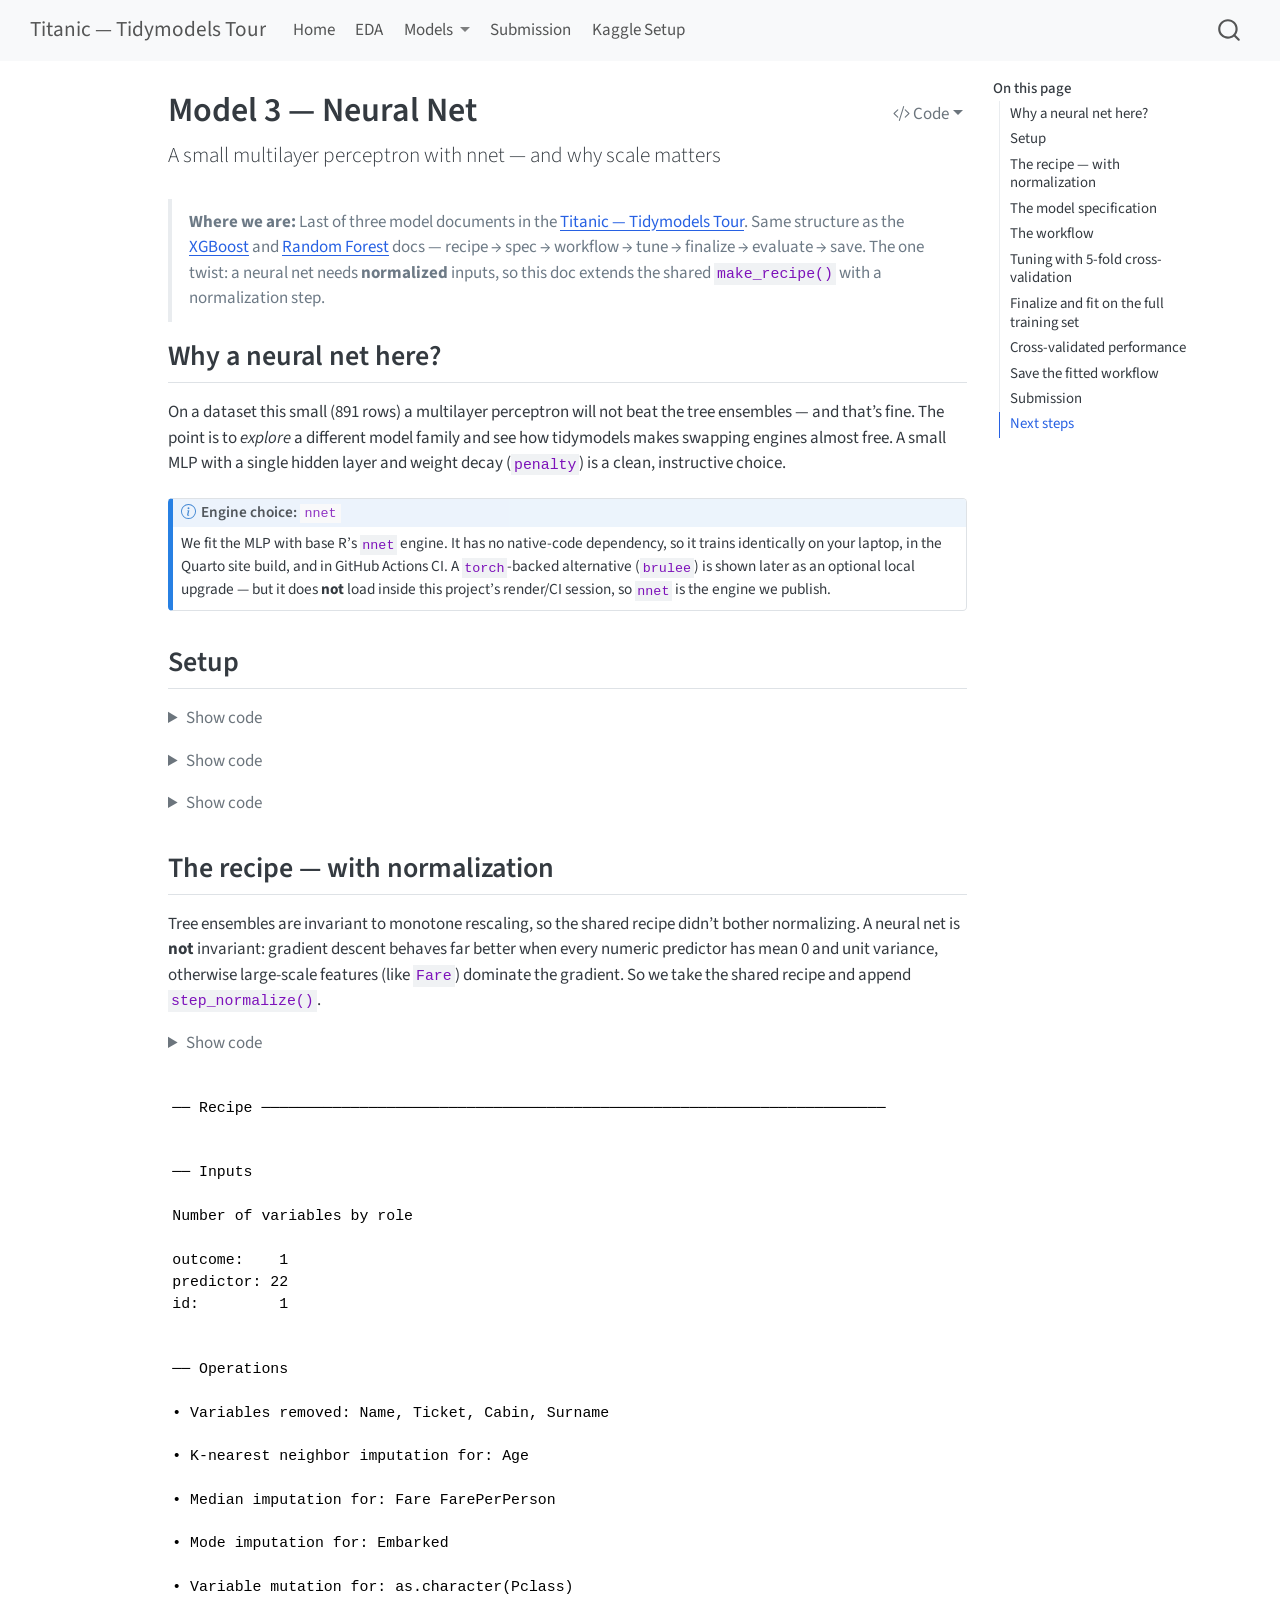
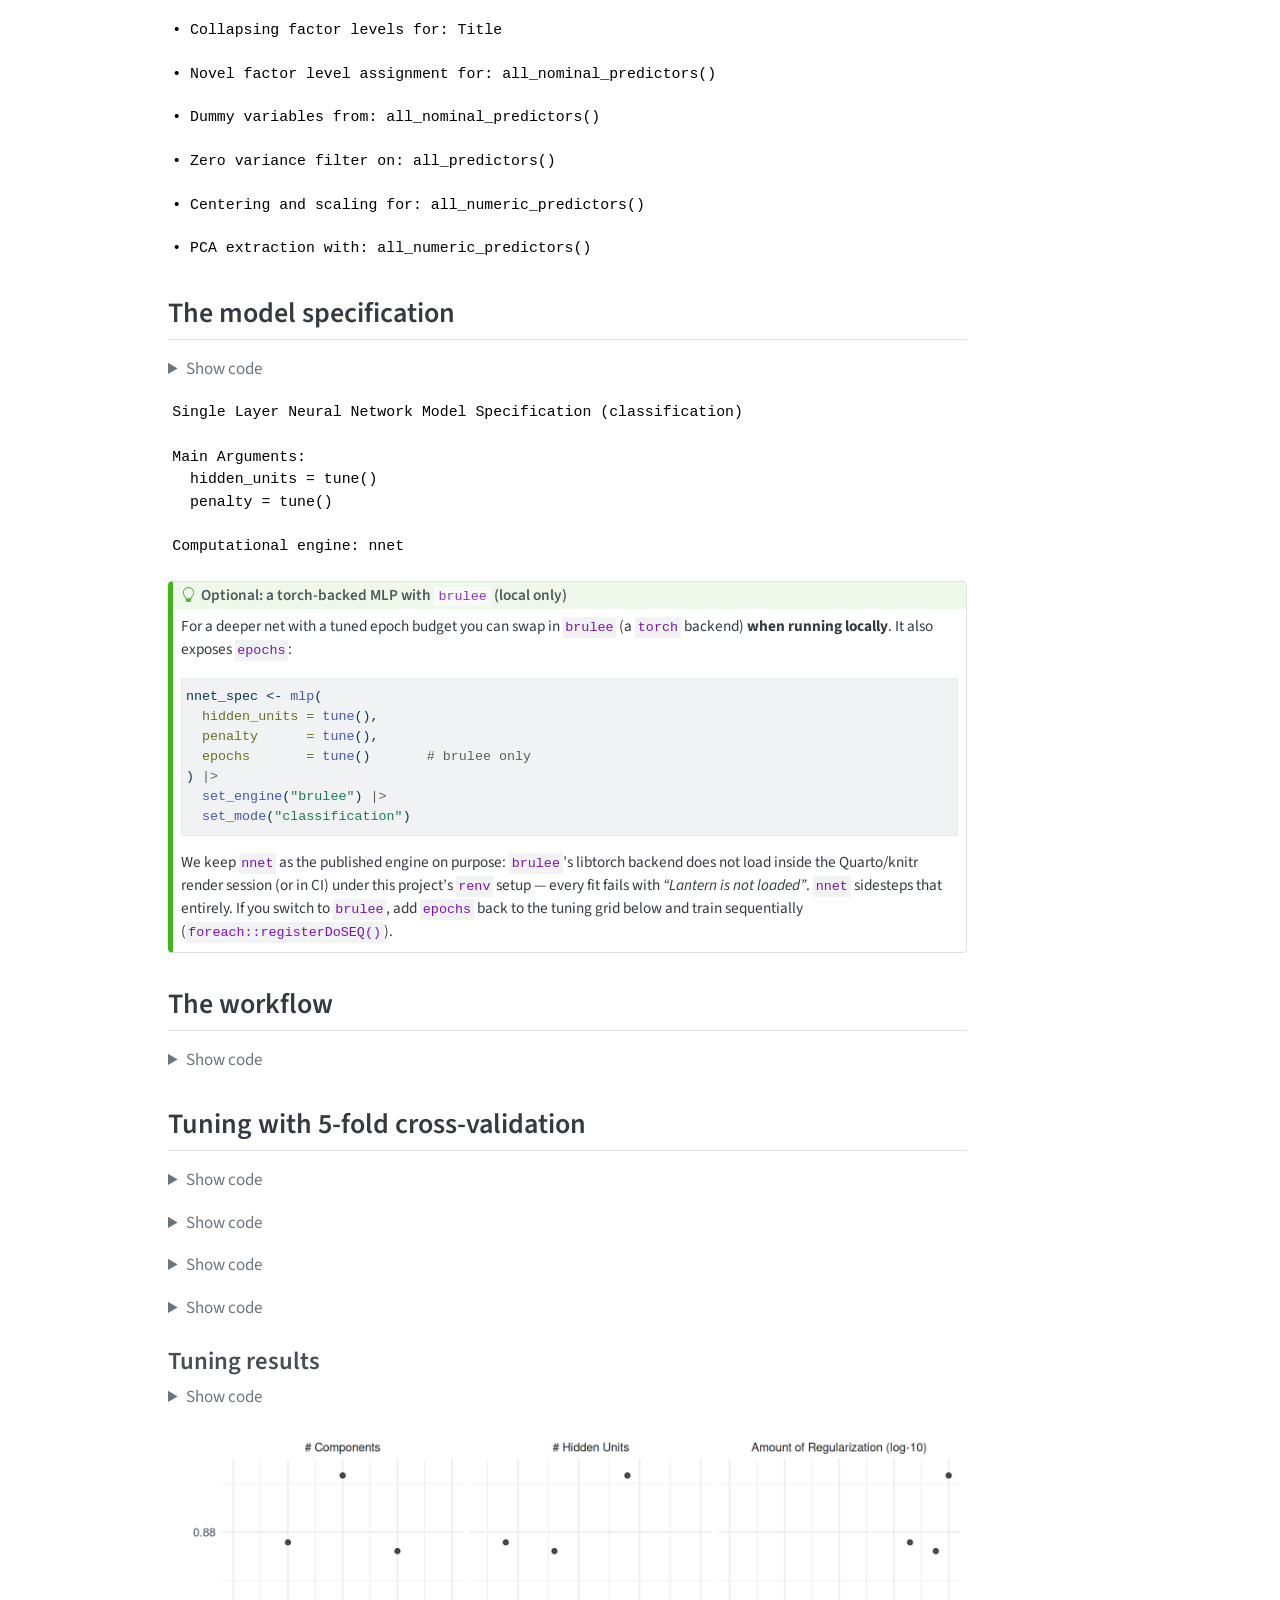
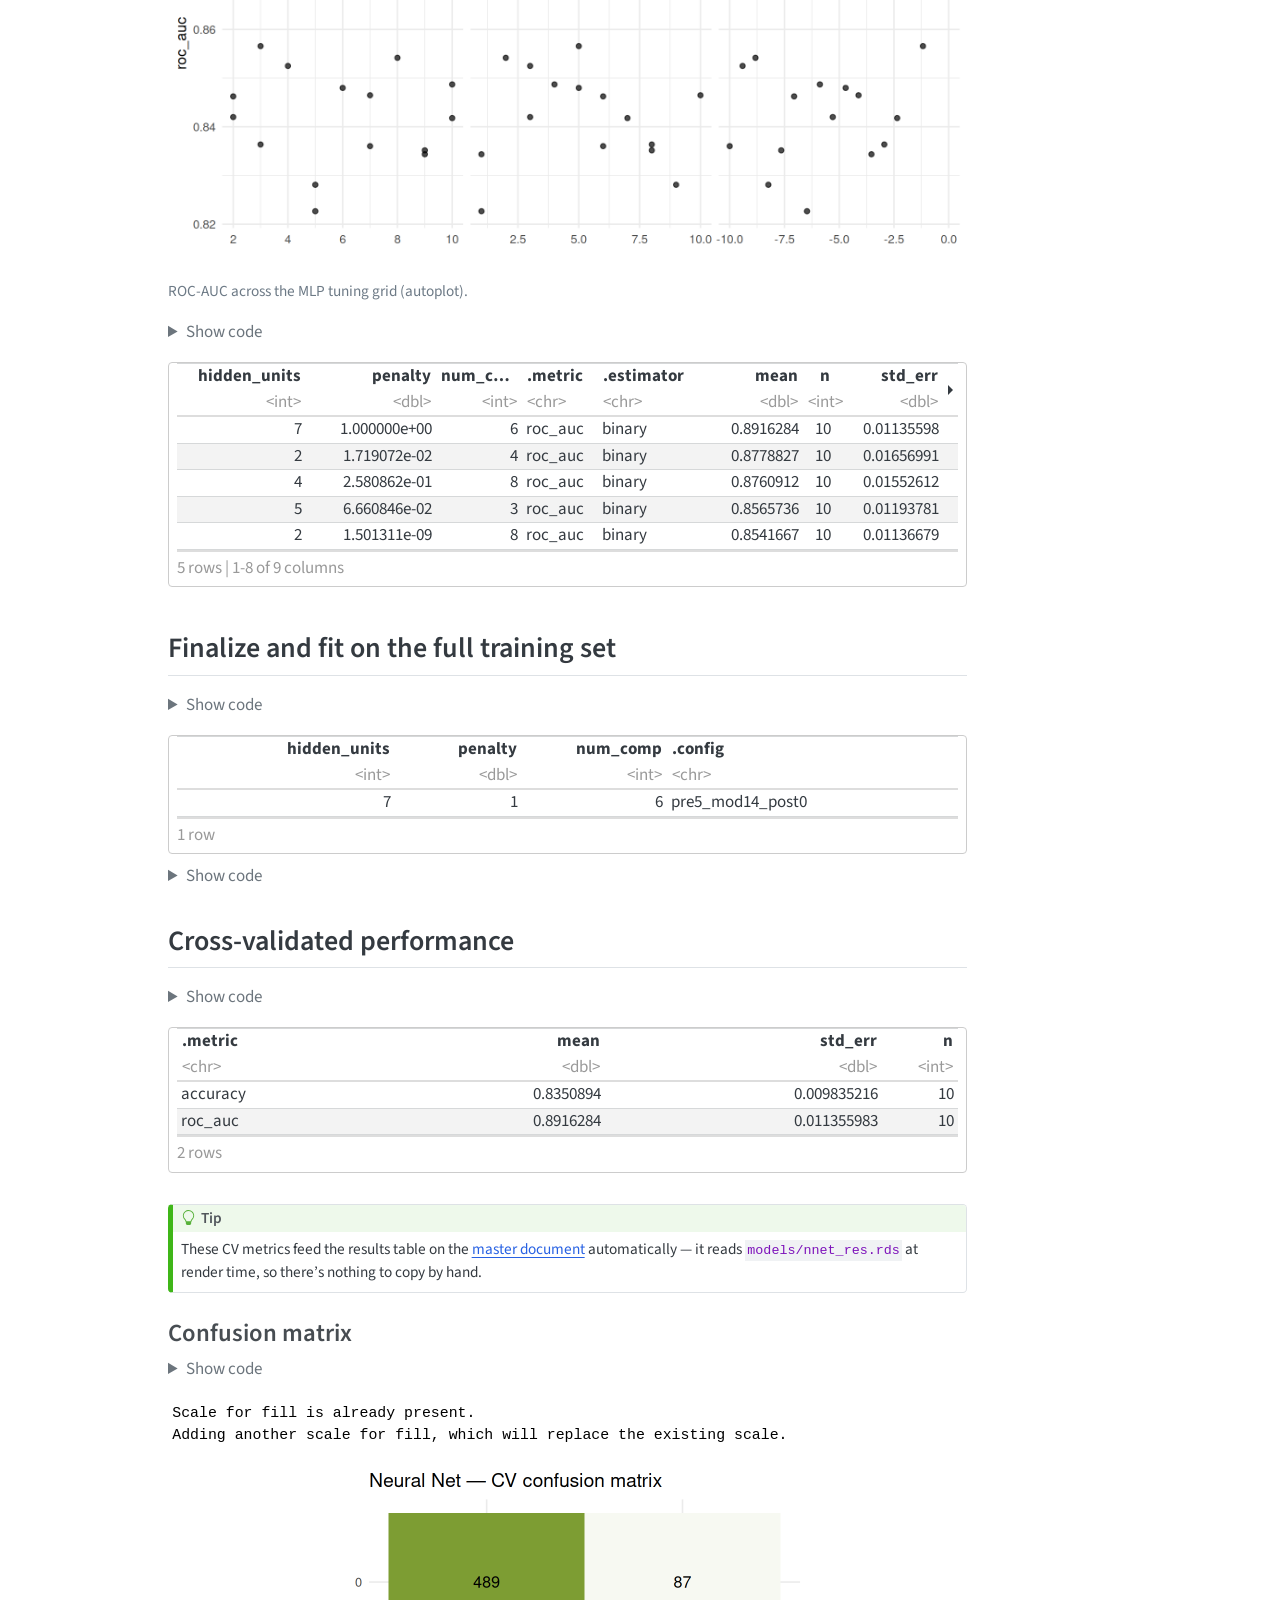
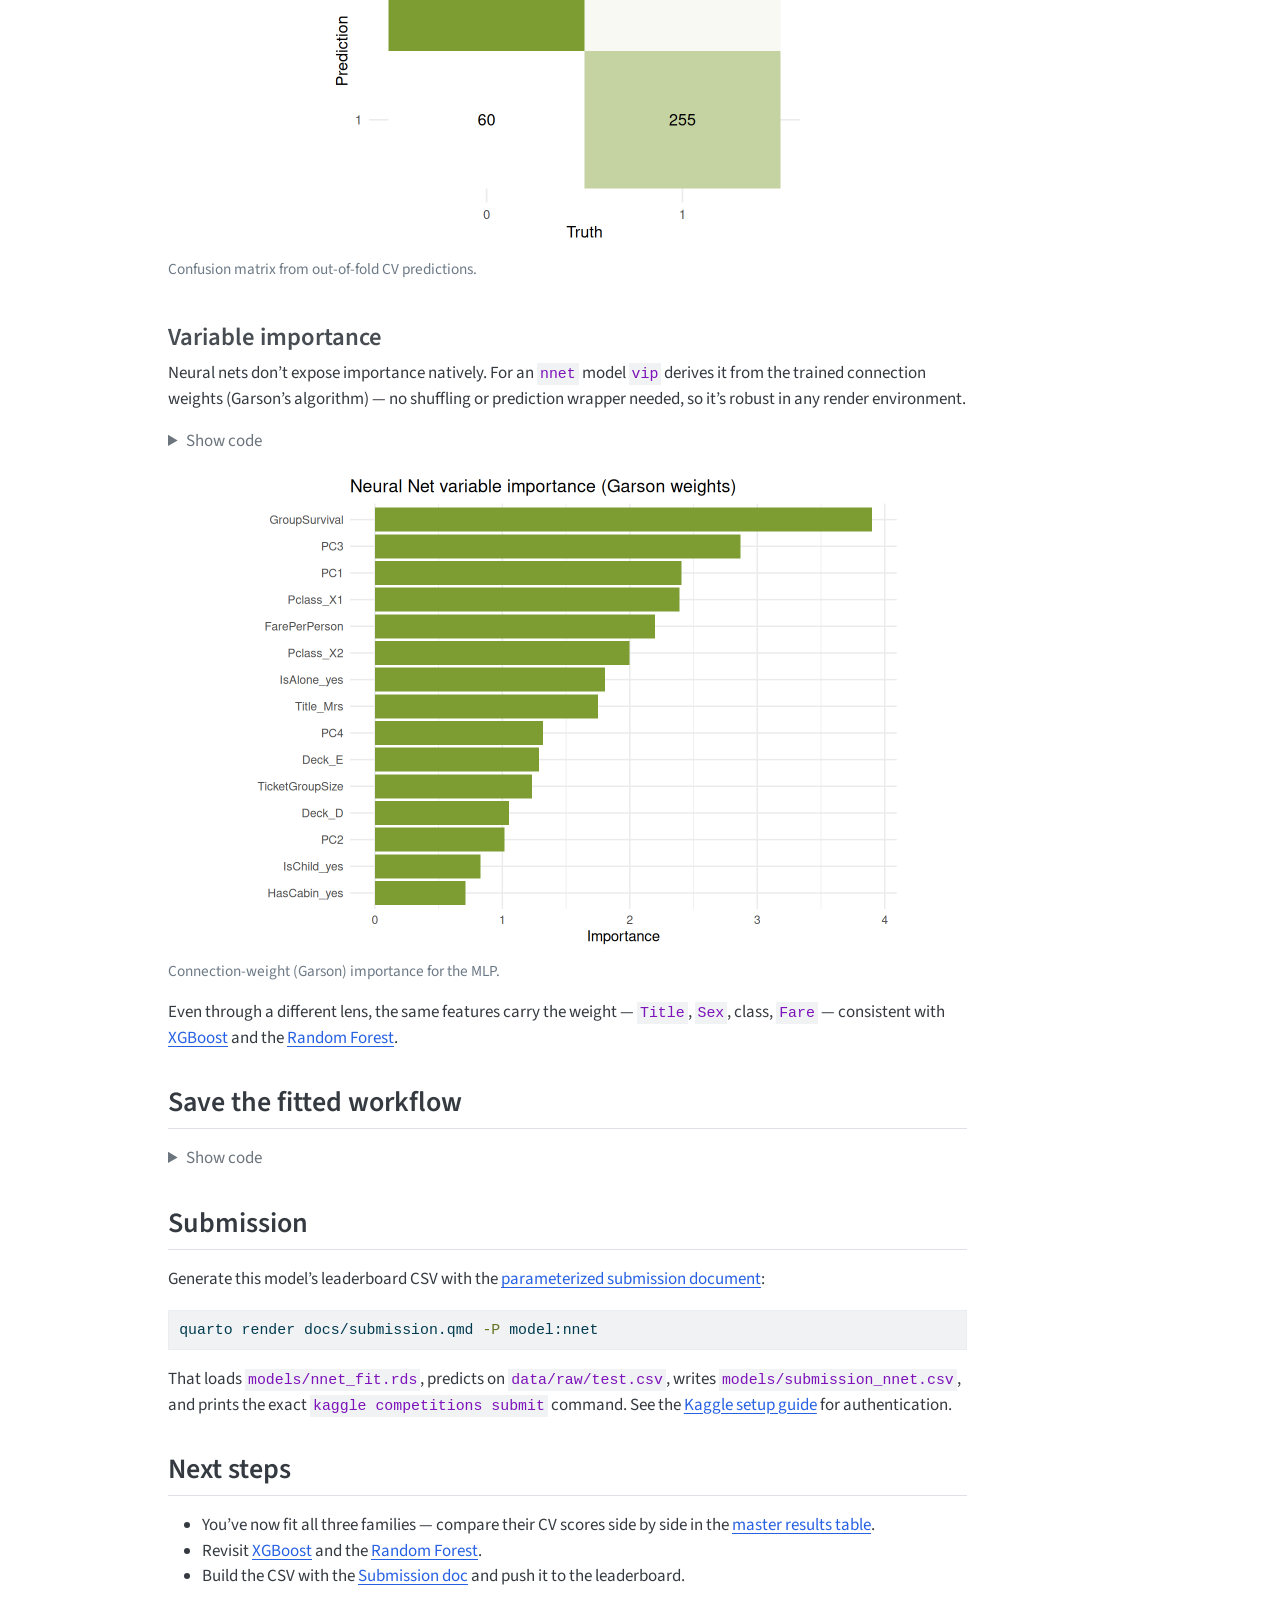
<file: docs/04-neural-net.html>
<!DOCTYPE html>
<html xmlns="http://www.w3.org/1999/xhtml" lang="en" xml:lang="en"><head>

<meta charset="utf-8">
<meta name="generator" content="quarto-1.9.38">

<meta name="viewport" content="width=device-width, initial-scale=1.0, user-scalable=yes">


<title>Model 3 — Neural Net – Titanic — Tidymodels Tour</title>
<style>
/* Default styles provided by pandoc.
** See https://pandoc.org/MANUAL.html#variables-for-html for config info.
*/
code{white-space: pre-wrap;}
span.smallcaps{font-variant: small-caps;}
div.columns{display: flex; gap: min(4vw, 1.5em);}
div.column{flex: auto; overflow-x: auto;}
div.hanging-indent{margin-left: 1.5em; text-indent: -1.5em;}
ul.task-list{list-style: none;}
ul.task-list li input[type="checkbox"] {
  width: 0.8em;
  margin: 0 0.8em 0.2em -1em; /* quarto-specific, see https://github.com/quarto-dev/quarto-cli/issues/4556 */ 
  vertical-align: middle;
}
/* CSS for syntax highlighting */
html { -webkit-text-size-adjust: 100%; }
pre > code.sourceCode { white-space: pre; position: relative; }
pre > code.sourceCode > span { display: inline-block; line-height: 1.25; }
pre > code.sourceCode > span:empty { height: 1.2em; }
.sourceCode { overflow: visible; }
code.sourceCode > span { color: inherit; text-decoration: inherit; }
div.sourceCode { margin: 1em 0; }
pre.sourceCode { margin: 0; }
@media screen {
div.sourceCode { overflow: auto; }
}
@media print {
pre > code.sourceCode { white-space: pre-wrap; }
pre > code.sourceCode > span { text-indent: -5em; padding-left: 5em; }
}
pre.numberSource code
  { counter-reset: source-line 0; }
pre.numberSource code > span
  { position: relative; left: -4em; counter-increment: source-line; }
pre.numberSource code > span > a:first-child::before
  { content: counter(source-line);
    position: relative; left: -1em; text-align: right; vertical-align: baseline;
    border: none; display: inline-block;
    -webkit-touch-callout: none; -webkit-user-select: none;
    -khtml-user-select: none; -moz-user-select: none;
    -ms-user-select: none; user-select: none;
    padding: 0 4px; width: 4em;
  }
pre.numberSource { margin-left: 3em;  padding-left: 4px; }
div.sourceCode
  {   }
@media screen {
pre > code.sourceCode > span > a:first-child::before { text-decoration: underline; }
}
</style>


<script src="../site_libs/quarto-nav/quarto-nav.js"></script>
<script src="../site_libs/quarto-nav/headroom.min.js"></script>
<script src="../site_libs/clipboard/clipboard.min.js"></script>
<script src="../site_libs/quarto-search/autocomplete.umd.js"></script>
<script src="../site_libs/quarto-search/fuse.min.js"></script>
<script src="../site_libs/quarto-search/quarto-search.js"></script>
<meta name="quarto:offset" content="../">
<script src="../site_libs/quarto-html/quarto.js" type="module"></script>
<script src="../site_libs/quarto-html/tabsets/tabsets.js" type="module"></script>
<script src="../site_libs/quarto-html/popper.min.js"></script>
<script src="../site_libs/quarto-html/tippy.umd.min.js"></script>
<script src="../site_libs/quarto-html/anchor.min.js"></script>
<link href="../site_libs/quarto-html/tippy.css" rel="stylesheet">
<link href="../site_libs/quarto-html/quarto-syntax-highlighting-15634bcf2e68342d4ad2dfa704d543f6.css" rel="stylesheet" id="quarto-text-highlighting-styles">
<script src="../site_libs/bootstrap/bootstrap.min.js"></script>
<link href="../site_libs/bootstrap/bootstrap-icons.css" rel="stylesheet">
<link href="../site_libs/bootstrap/bootstrap-bba5ebae505b5c03f3f0d8040a416a6b.min.css" rel="stylesheet" append-hash="true" id="quarto-bootstrap" data-mode="light">
<script id="quarto-search-options" type="application/json">{
  "location": "navbar",
  "copy-button": false,
  "collapse-after": 3,
  "panel-placement": "end",
  "type": "overlay",
  "limit": 50,
  "keyboard-shortcut": [
    "f",
    "/",
    "s"
  ],
  "show-item-context": false,
  "language": {
    "search-no-results-text": "No results",
    "search-matching-documents-text": "matching documents",
    "search-copy-link-title": "Copy link to search",
    "search-hide-matches-text": "Hide additional matches",
    "search-more-match-text": "more match in this document",
    "search-more-matches-text": "more matches in this document",
    "search-clear-button-title": "Clear",
    "search-text-placeholder": "",
    "search-detached-cancel-button-title": "Cancel",
    "search-submit-button-title": "Submit",
    "search-label": "Search"
  }
}</script>
<link href="../site_libs/pagedtable-1.1/css/pagedtable.css" rel="stylesheet">
<script src="../site_libs/pagedtable-1.1/js/pagedtable.js"></script>


</head>

<body class="nav-fixed quarto-light">

<div id="quarto-search-results"></div>
  <header id="quarto-header" class="headroom fixed-top">
    <nav class="navbar navbar-expand-lg " data-bs-theme="dark">
      <div class="navbar-container container-fluid">
      <div class="navbar-brand-container mx-auto">
    <a class="navbar-brand" href="../index.html">
    <span class="navbar-title">Titanic — Tidymodels Tour</span>
    </a>
  </div>
            <div id="quarto-search" class="" title="Search"></div>
          <button class="navbar-toggler" type="button" data-bs-toggle="collapse" data-bs-target="#navbarCollapse" aria-controls="navbarCollapse" role="menu" aria-expanded="false" aria-label="Toggle navigation" onclick="if (window.quartoToggleHeadroom) { window.quartoToggleHeadroom(); }">
  <span class="navbar-toggler-icon"></span>
</button>
          <div class="collapse navbar-collapse" id="navbarCollapse">
            <ul class="navbar-nav navbar-nav-scroll me-auto">
  <li class="nav-item">
    <a class="nav-link" href="../index.html"> 
<span class="menu-text">Home</span></a>
  </li>  
  <li class="nav-item">
    <a class="nav-link" href="../docs/01-eda.html"> 
<span class="menu-text">EDA</span></a>
  </li>  
  <li class="nav-item dropdown ">
    <a class="nav-link dropdown-toggle" href="#" id="nav-menu-models" role="link" data-bs-toggle="dropdown" aria-expanded="false">
 <span class="menu-text">Models</span>
    </a>
    <ul class="dropdown-menu" aria-labelledby="nav-menu-models">    
        <li>
    <a class="dropdown-item" href="../docs/02-xgboost.html">
 <span class="dropdown-text">XGBoost</span></a>
  </li>  
        <li>
    <a class="dropdown-item" href="../docs/03-random-forest.html">
 <span class="dropdown-text">Random Forest</span></a>
  </li>  
        <li>
    <a class="dropdown-item" href="../docs/04-neural-net.html">
 <span class="dropdown-text">Neural Net</span></a>
  </li>  
        <li>
    <a class="dropdown-item" href="../docs/06-logistic.html">
 <span class="dropdown-text">Logistic Regression</span></a>
  </li>  
        <li>
    <a class="dropdown-item" href="../docs/07-svm.html">
 <span class="dropdown-text">Support Vector Machine</span></a>
  </li>  
        <li>
    <a class="dropdown-item" href="../docs/08-mars.html">
 <span class="dropdown-text">MARS</span></a>
  </li>  
        <li>
    <a class="dropdown-item" href="../docs/05-stack.html">
 <span class="dropdown-text">Stacked Ensemble</span></a>
  </li>  
    </ul>
  </li>
  <li class="nav-item">
    <a class="nav-link" href="../docs/submission.html"> 
<span class="menu-text">Submission</span></a>
  </li>  
  <li class="nav-item">
    <a class="nav-link" href="../docs/setup-kaggle.html"> 
<span class="menu-text">Kaggle Setup</span></a>
  </li>  
</ul>
          </div> <!-- /navcollapse -->
            <div class="quarto-navbar-tools">
</div>
      </div> <!-- /container-fluid -->
    </nav>
</header>
<!-- content -->
<div id="quarto-content" class="quarto-container page-columns page-rows-contents page-layout-article page-navbar">
<!-- sidebar -->
<!-- margin-sidebar -->
    <div id="quarto-margin-sidebar" class="sidebar margin-sidebar">
        <nav id="TOC" role="doc-toc" class="toc-active">
    <h2 id="toc-title">On this page</h2>
   
  <ul>
  <li><a href="#why-a-neural-net-here" id="toc-why-a-neural-net-here" class="nav-link active" data-scroll-target="#why-a-neural-net-here">Why a neural net here?</a></li>
  <li><a href="#setup" id="toc-setup" class="nav-link" data-scroll-target="#setup">Setup</a></li>
  <li><a href="#the-recipe-with-normalization" id="toc-the-recipe-with-normalization" class="nav-link" data-scroll-target="#the-recipe-with-normalization">The recipe — with normalization</a></li>
  <li><a href="#the-model-specification" id="toc-the-model-specification" class="nav-link" data-scroll-target="#the-model-specification">The model specification</a></li>
  <li><a href="#the-workflow" id="toc-the-workflow" class="nav-link" data-scroll-target="#the-workflow">The workflow</a></li>
  <li><a href="#tuning-with-5-fold-cross-validation" id="toc-tuning-with-5-fold-cross-validation" class="nav-link" data-scroll-target="#tuning-with-5-fold-cross-validation">Tuning with 5-fold cross-validation</a>
  <ul class="collapse">
  <li><a href="#tuning-results" id="toc-tuning-results" class="nav-link" data-scroll-target="#tuning-results">Tuning results</a></li>
  </ul></li>
  <li><a href="#finalize-and-fit-on-the-full-training-set" id="toc-finalize-and-fit-on-the-full-training-set" class="nav-link" data-scroll-target="#finalize-and-fit-on-the-full-training-set">Finalize and fit on the full training set</a></li>
  <li><a href="#cross-validated-performance" id="toc-cross-validated-performance" class="nav-link" data-scroll-target="#cross-validated-performance">Cross-validated performance</a>
  <ul class="collapse">
  <li><a href="#confusion-matrix" id="toc-confusion-matrix" class="nav-link" data-scroll-target="#confusion-matrix">Confusion matrix</a></li>
  <li><a href="#variable-importance" id="toc-variable-importance" class="nav-link" data-scroll-target="#variable-importance">Variable importance</a></li>
  </ul></li>
  <li><a href="#save-the-fitted-workflow" id="toc-save-the-fitted-workflow" class="nav-link" data-scroll-target="#save-the-fitted-workflow">Save the fitted workflow</a></li>
  <li><a href="#submission" id="toc-submission" class="nav-link" data-scroll-target="#submission">Submission</a></li>
  <li><a href="#next-steps" id="toc-next-steps" class="nav-link" data-scroll-target="#next-steps">Next steps</a></li>
  </ul>
</nav>
    </div>
<!-- main -->
<main class="content" id="quarto-document-content">

<header id="title-block-header" class="quarto-title-block default">
<div class="quarto-title">
<div class="quarto-title-block"><div><h1 class="title">Model 3 — Neural Net</h1><button type="button" class="btn code-tools-button dropdown-toggle" id="quarto-code-tools-menu" data-bs-toggle="dropdown" aria-expanded="false"><i class="bi"></i> Code</button><ul class="dropdown-menu dropdown-menu-end" aria-labelelledby="quarto-code-tools-menu"><li><a id="quarto-show-all-code" class="dropdown-item" href="javascript:void(0)" role="button">Show All Code</a></li><li><a id="quarto-hide-all-code" class="dropdown-item" href="javascript:void(0)" role="button">Hide All Code</a></li><li><hr class="dropdown-divider"></li><li><a id="quarto-view-source" class="dropdown-item" href="javascript:void(0)" role="button">View Source</a></li></ul></div></div>
<p class="subtitle lead">A small multilayer perceptron with nnet — and why scale matters</p>
</div>



<div class="quarto-title-meta">

    
  
    
  </div>
  


</header>


<blockquote class="blockquote">
<p><strong>Where we are:</strong> Last of three model documents in the <a href="../index.html">Titanic — Tidymodels Tour</a>. Same structure as the <a href="../docs/02-xgboost.html">XGBoost</a> and <a href="../docs/03-random-forest.html">Random Forest</a> docs — recipe → spec → workflow → tune → finalize → evaluate → save. The one twist: a neural net needs <strong>normalized</strong> inputs, so this doc extends the shared <code>make_recipe()</code> with a normalization step.</p>
</blockquote>
<section id="why-a-neural-net-here" class="level2">
<h2 class="anchored" data-anchor-id="why-a-neural-net-here">Why a neural net here?</h2>
<p>On a dataset this small (891 rows) a multilayer perceptron will not beat the tree ensembles — and that’s fine. The point is to <em>explore</em> a different model family and see how tidymodels makes swapping engines almost free. A small MLP with a single hidden layer and weight decay (<code>penalty</code>) is a clean, instructive choice.</p>
<div class="callout callout-style-default callout-note callout-titled">
<div class="callout-header d-flex align-content-center">
<div class="callout-icon-container">
<i class="callout-icon"></i>
</div>
<div class="callout-title-container flex-fill">
<span class="screen-reader-only">Note</span>Engine choice: <code>nnet</code>
</div>
</div>
<div class="callout-body-container callout-body">
<p>We fit the MLP with base R’s <code>nnet</code> engine. It has no native-code dependency, so it trains identically on your laptop, in the Quarto site build, and in GitHub Actions CI. A <code>torch</code>-backed alternative (<code>brulee</code>) is shown later as an optional local upgrade — but it does <strong>not</strong> load inside this project’s render/CI session, so <code>nnet</code> is the engine we publish.</p>
</div>
</div>
</section>
<section id="setup" class="level2">
<h2 class="anchored" data-anchor-id="setup">Setup</h2>
<div class="cell">
<details class="code-fold">
<summary>Show code</summary>
<div class="code-copy-outer-scaffold"><div class="sourceCode cell-code" id="cb1"><pre class="sourceCode r code-with-copy"><code class="sourceCode r"><span id="cb1-1"><a href="#cb1-1" aria-hidden="true" tabindex="-1"></a><span class="fu">source</span>(here<span class="sc">::</span><span class="fu">here</span>(<span class="st">"R"</span>, <span class="st">"00_setup.R"</span>))      <span class="co"># tidyverse + tidymodels, seed = 42</span></span>
<span id="cb1-2"><a href="#cb1-2" aria-hidden="true" tabindex="-1"></a><span class="fu">source</span>(<span class="fu">here</span>(<span class="st">"R"</span>, <span class="st">"02_features.R"</span>))   <span class="co"># make_recipe(data)</span></span>
<span id="cb1-3"><a href="#cb1-3" aria-hidden="true" tabindex="-1"></a></span>
<span id="cb1-4"><a href="#cb1-4" aria-hidden="true" tabindex="-1"></a><span class="fu">library</span>(tidyverse)</span>
<span id="cb1-5"><a href="#cb1-5" aria-hidden="true" tabindex="-1"></a><span class="fu">library</span>(tidymodels)</span>
<span id="cb1-6"><a href="#cb1-6" aria-hidden="true" tabindex="-1"></a><span class="fu">library</span>(here)</span>
<span id="cb1-7"><a href="#cb1-7" aria-hidden="true" tabindex="-1"></a><span class="fu">library</span>(nnet)     <span class="co"># the MLP engine (base R, no native deps)</span></span>
<span id="cb1-8"><a href="#cb1-8" aria-hidden="true" tabindex="-1"></a><span class="fu">library</span>(vip)      <span class="co"># variable importance plots</span></span></code></pre></div><button title="Copy to Clipboard" class="code-copy-button"><i class="bi"></i></button></div>
</details>
</div>
<div class="cell">
<details class="code-fold">
<summary>Show code</summary>
<div class="code-copy-outer-scaffold"><div class="sourceCode cell-code" id="cb2"><pre class="sourceCode r code-with-copy"><code class="sourceCode r"><span id="cb2-1"><a href="#cb2-1" aria-hidden="true" tabindex="-1"></a>train <span class="ot">&lt;-</span> <span class="fu">read_csv</span>(<span class="fu">here</span>(<span class="st">"data"</span>, <span class="st">"processed"</span>, <span class="st">"train.csv"</span>)) <span class="sc">|&gt;</span></span>
<span id="cb2-2"><a href="#cb2-2" aria-hidden="true" tabindex="-1"></a>  <span class="fu">mutate</span>(<span class="at">Survived =</span> <span class="fu">factor</span>(Survived, <span class="at">levels =</span> <span class="fu">c</span>(<span class="st">"0"</span>, <span class="st">"1"</span>)))</span></code></pre></div><button title="Copy to Clipboard" class="code-copy-button"><i class="bi"></i></button></div>
</details>
</div>
<div class="cell">
<details class="code-fold">
<summary>Show code</summary>
<div class="code-copy-outer-scaffold"><div class="sourceCode cell-code" id="cb3"><pre class="sourceCode r code-with-copy"><code class="sourceCode r"><span id="cb3-1"><a href="#cb3-1" aria-hidden="true" tabindex="-1"></a><span class="co"># Tear down the PSOCK cluster from 00_setup.R and tune single-process. The grid</span></span>
<span id="cb3-2"><a href="#cb3-2" aria-hidden="true" tabindex="-1"></a><span class="co"># is tiny, so this is plenty fast and keeps results deterministic (no worker</span></span>
<span id="cb3-3"><a href="#cb3-3" aria-hidden="true" tabindex="-1"></a><span class="co"># package-loading surprises).</span></span>
<span id="cb3-4"><a href="#cb3-4" aria-hidden="true" tabindex="-1"></a><span class="cf">if</span> (<span class="fu">exists</span>(<span class="st">"cl"</span>)) <span class="fu">try</span>(parallel<span class="sc">::</span><span class="fu">stopCluster</span>(cl), <span class="at">silent =</span> <span class="cn">TRUE</span>)</span>
<span id="cb3-5"><a href="#cb3-5" aria-hidden="true" tabindex="-1"></a><span class="fu">registerDoSEQ</span>()</span></code></pre></div><button title="Copy to Clipboard" class="code-copy-button"><i class="bi"></i></button></div>
</details>
</div>
</section>
<section id="the-recipe-with-normalization" class="level2">
<h2 class="anchored" data-anchor-id="the-recipe-with-normalization">The recipe — with normalization</h2>
<p>Tree ensembles are invariant to monotone rescaling, so the shared recipe didn’t bother normalizing. A neural net is <strong>not</strong> invariant: gradient descent behaves far better when every numeric predictor has mean 0 and unit variance, otherwise large-scale features (like <code>Fare</code>) dominate the gradient. So we take the shared recipe and append <code>step_normalize()</code>.</p>
<div class="cell">
<details class="code-fold">
<summary>Show code</summary>
<div class="code-copy-outer-scaffold"><div class="sourceCode cell-code" id="cb4"><pre class="sourceCode r code-with-copy"><code class="sourceCode r"><span id="cb4-1"><a href="#cb4-1" aria-hidden="true" tabindex="-1"></a><span class="co"># Extend the shared recipe with normalization of all numeric predictors. This</span></span>
<span id="cb4-2"><a href="#cb4-2" aria-hidden="true" tabindex="-1"></a><span class="co"># step must come AFTER dummy encoding in make_recipe() so the 0/1 dummy columns</span></span>
<span id="cb4-3"><a href="#cb4-3" aria-hidden="true" tabindex="-1"></a><span class="co"># are normalized too (standard practice for MLPs).</span></span>
<span id="cb4-4"><a href="#cb4-4" aria-hidden="true" tabindex="-1"></a>nnet_recipe <span class="ot">&lt;-</span> <span class="fu">make_recipe</span>(train)</span>
<span id="cb4-5"><a href="#cb4-5" aria-hidden="true" tabindex="-1"></a></span>
<span id="cb4-6"><a href="#cb4-6" aria-hidden="true" tabindex="-1"></a>nnet_recipe</span></code></pre></div><button title="Copy to Clipboard" class="code-copy-button"><i class="bi"></i></button></div>
</details>
<div class="cell-output cell-output-stderr">
<pre><code></code></pre>
</div>
<div class="cell-output cell-output-stderr">
<pre><code>── Recipe ──────────────────────────────────────────────────────────────────────</code></pre>
</div>
<div class="cell-output cell-output-stderr">
<pre><code></code></pre>
</div>
<div class="cell-output cell-output-stderr">
<pre><code>── Inputs </code></pre>
</div>
<div class="cell-output cell-output-stderr">
<pre><code>Number of variables by role</code></pre>
</div>
<div class="cell-output cell-output-stderr">
<pre><code>outcome:    1
predictor: 22
id:         1</code></pre>
</div>
<div class="cell-output cell-output-stderr">
<pre><code></code></pre>
</div>
<div class="cell-output cell-output-stderr">
<pre><code>── Operations </code></pre>
</div>
<div class="cell-output cell-output-stderr">
<pre><code>• Variables removed: Name, Ticket, Cabin, Surname</code></pre>
</div>
<div class="cell-output cell-output-stderr">
<pre><code>• K-nearest neighbor imputation for: Age</code></pre>
</div>
<div class="cell-output cell-output-stderr">
<pre><code>• Median imputation for: Fare FarePerPerson</code></pre>
</div>
<div class="cell-output cell-output-stderr">
<pre><code>• Mode imputation for: Embarked</code></pre>
</div>
<div class="cell-output cell-output-stderr">
<pre><code>• Variable mutation for: as.character(Pclass)</code></pre>
</div>
<div class="cell-output cell-output-stderr">
<pre><code>• Collapsing factor levels for: Title</code></pre>
</div>
<div class="cell-output cell-output-stderr">
<pre><code>• Novel factor level assignment for: all_nominal_predictors()</code></pre>
</div>
<div class="cell-output cell-output-stderr">
<pre><code>• Dummy variables from: all_nominal_predictors()</code></pre>
</div>
<div class="cell-output cell-output-stderr">
<pre><code>• Zero variance filter on: all_predictors()</code></pre>
</div>
<div class="cell-output cell-output-stderr">
<pre><code>• Centering and scaling for: all_numeric_predictors()</code></pre>
</div>
<div class="cell-output cell-output-stderr">
<pre><code>• PCA extraction with: all_numeric_predictors()</code></pre>
</div>
</div>
</section>
<section id="the-model-specification" class="level2">
<h2 class="anchored" data-anchor-id="the-model-specification">The model specification</h2>
<div class="cell">
<details class="code-fold">
<summary>Show code</summary>
<div class="code-copy-outer-scaffold"><div class="sourceCode cell-code" id="cb24"><pre class="sourceCode r code-with-copy"><code class="sourceCode r"><span id="cb24-1"><a href="#cb24-1" aria-hidden="true" tabindex="-1"></a><span class="co"># Single-hidden-layer MLP via base R's nnet engine: one hidden layer</span></span>
<span id="cb24-2"><a href="#cb24-2" aria-hidden="true" tabindex="-1"></a><span class="co"># (hidden_units) and L2 weight decay (penalty). nnet has no native-code</span></span>
<span id="cb24-3"><a href="#cb24-3" aria-hidden="true" tabindex="-1"></a><span class="co"># dependency, so it trains and renders reliably everywhere — including the</span></span>
<span id="cb24-4"><a href="#cb24-4" aria-hidden="true" tabindex="-1"></a><span class="co"># Quarto site build and GitHub Actions CI.</span></span>
<span id="cb24-5"><a href="#cb24-5" aria-hidden="true" tabindex="-1"></a>nnet_spec <span class="ot">&lt;-</span> <span class="fu">mlp</span>(</span>
<span id="cb24-6"><a href="#cb24-6" aria-hidden="true" tabindex="-1"></a>  <span class="at">hidden_units =</span> <span class="fu">tune</span>(),</span>
<span id="cb24-7"><a href="#cb24-7" aria-hidden="true" tabindex="-1"></a>  <span class="at">penalty      =</span> <span class="fu">tune</span>()</span>
<span id="cb24-8"><a href="#cb24-8" aria-hidden="true" tabindex="-1"></a>) <span class="sc">|&gt;</span></span>
<span id="cb24-9"><a href="#cb24-9" aria-hidden="true" tabindex="-1"></a>  <span class="fu">set_engine</span>(<span class="st">"nnet"</span>) <span class="sc">|&gt;</span></span>
<span id="cb24-10"><a href="#cb24-10" aria-hidden="true" tabindex="-1"></a>  <span class="fu">set_mode</span>(<span class="st">"classification"</span>)</span>
<span id="cb24-11"><a href="#cb24-11" aria-hidden="true" tabindex="-1"></a></span>
<span id="cb24-12"><a href="#cb24-12" aria-hidden="true" tabindex="-1"></a>nnet_spec</span></code></pre></div><button title="Copy to Clipboard" class="code-copy-button"><i class="bi"></i></button></div>
</details>
<div class="cell-output cell-output-stdout">
<pre><code>Single Layer Neural Network Model Specification (classification)

Main Arguments:
  hidden_units = tune()
  penalty = tune()

Computational engine: nnet </code></pre>
</div>
</div>
<div class="callout callout-style-default callout-tip callout-titled">
<div class="callout-header d-flex align-content-center">
<div class="callout-icon-container">
<i class="callout-icon"></i>
</div>
<div class="callout-title-container flex-fill">
<span class="screen-reader-only">Tip</span>Optional: a torch-backed MLP with <code>brulee</code> (local only)
</div>
</div>
<div class="callout-body-container callout-body">
<p>For a deeper net with a tuned epoch budget you can swap in <code>brulee</code> (a <code>torch</code> backend) <strong>when running locally</strong>. It also exposes <code>epochs</code>:</p>
<div class="code-copy-outer-scaffold"><div class="sourceCode" id="cb26"><pre class="sourceCode r code-with-copy"><code class="sourceCode r"><span id="cb26-1"><a href="#cb26-1" aria-hidden="true" tabindex="-1"></a>nnet_spec <span class="ot">&lt;-</span> <span class="fu">mlp</span>(</span>
<span id="cb26-2"><a href="#cb26-2" aria-hidden="true" tabindex="-1"></a>  <span class="at">hidden_units =</span> <span class="fu">tune</span>(),</span>
<span id="cb26-3"><a href="#cb26-3" aria-hidden="true" tabindex="-1"></a>  <span class="at">penalty      =</span> <span class="fu">tune</span>(),</span>
<span id="cb26-4"><a href="#cb26-4" aria-hidden="true" tabindex="-1"></a>  <span class="at">epochs       =</span> <span class="fu">tune</span>()       <span class="co"># brulee only</span></span>
<span id="cb26-5"><a href="#cb26-5" aria-hidden="true" tabindex="-1"></a>) <span class="sc">|&gt;</span></span>
<span id="cb26-6"><a href="#cb26-6" aria-hidden="true" tabindex="-1"></a>  <span class="fu">set_engine</span>(<span class="st">"brulee"</span>) <span class="sc">|&gt;</span></span>
<span id="cb26-7"><a href="#cb26-7" aria-hidden="true" tabindex="-1"></a>  <span class="fu">set_mode</span>(<span class="st">"classification"</span>)</span></code></pre></div><button title="Copy to Clipboard" class="code-copy-button"><i class="bi"></i></button></div>
<p>We keep <code>nnet</code> as the published engine on purpose: <code>brulee</code>’s libtorch backend does not load inside the Quarto/knitr render session (or in CI) under this project’s <code>renv</code> setup — every fit fails with <em>“Lantern is not loaded”</em>. <code>nnet</code> sidesteps that entirely. If you switch to <code>brulee</code>, add <code>epochs</code> back to the tuning grid below and train sequentially (<code>foreach::registerDoSEQ()</code>).</p>
</div>
</div>
</section>
<section id="the-workflow" class="level2">
<h2 class="anchored" data-anchor-id="the-workflow">The workflow</h2>
<div class="cell">
<details class="code-fold">
<summary>Show code</summary>
<div class="code-copy-outer-scaffold"><div class="sourceCode cell-code" id="cb27"><pre class="sourceCode r code-with-copy"><code class="sourceCode r"><span id="cb27-1"><a href="#cb27-1" aria-hidden="true" tabindex="-1"></a>nnet_wf <span class="ot">&lt;-</span> <span class="fu">workflow</span>() <span class="sc">|&gt;</span></span>
<span id="cb27-2"><a href="#cb27-2" aria-hidden="true" tabindex="-1"></a>  <span class="fu">add_recipe</span>(nnet_recipe) <span class="sc">|&gt;</span></span>
<span id="cb27-3"><a href="#cb27-3" aria-hidden="true" tabindex="-1"></a>  <span class="fu">add_model</span>(nnet_spec)</span></code></pre></div><button title="Copy to Clipboard" class="code-copy-button"><i class="bi"></i></button></div>
</details>
</div>
</section>
<section id="tuning-with-5-fold-cross-validation" class="level2">
<h2 class="anchored" data-anchor-id="tuning-with-5-fold-cross-validation">Tuning with 5-fold cross-validation</h2>
<div class="cell">
<details class="code-fold">
<summary>Show code</summary>
<div class="code-copy-outer-scaffold"><div class="sourceCode cell-code" id="cb28"><pre class="sourceCode r code-with-copy"><code class="sourceCode r"><span id="cb28-1"><a href="#cb28-1" aria-hidden="true" tabindex="-1"></a><span class="fu">set.seed</span>(<span class="dv">42</span>)</span>
<span id="cb28-2"><a href="#cb28-2" aria-hidden="true" tabindex="-1"></a>folds <span class="ot">&lt;-</span> <span class="fu">vfold_cv</span>(train, <span class="at">v =</span> <span class="dv">10</span>, <span class="at">strata =</span> Survived)</span></code></pre></div><button title="Copy to Clipboard" class="code-copy-button"><i class="bi"></i></button></div>
</details>
</div>
<div class="cell">
<details class="code-fold">
<summary>Show code</summary>
<div class="code-copy-outer-scaffold"><div class="sourceCode cell-code" id="cb29"><pre class="sourceCode r code-with-copy"><code class="sourceCode r"><span id="cb29-1"><a href="#cb29-1" aria-hidden="true" tabindex="-1"></a><span class="co"># The recipe now adds PCA internally, so num_comp is a tunable parameter too.</span></span>
<span id="cb29-2"><a href="#cb29-2" aria-hidden="true" tabindex="-1"></a><span class="co"># Bake a small recipe to give finalize() the predictor columns it needs to set</span></span>
<span id="cb29-3"><a href="#cb29-3" aria-hidden="true" tabindex="-1"></a><span class="co"># sensible ranges (e.g. hidden_units).</span></span>
<span id="cb29-4"><a href="#cb29-4" aria-hidden="true" tabindex="-1"></a>preds <span class="ot">&lt;-</span> <span class="fu">prep</span>(<span class="fu">make_recipe</span>(train, <span class="at">num_comp =</span> <span class="dv">2</span>)) <span class="sc">|&gt;</span></span>
<span id="cb29-5"><a href="#cb29-5" aria-hidden="true" tabindex="-1"></a>  <span class="fu">bake</span>(<span class="at">new_data =</span> <span class="cn">NULL</span>) <span class="sc">|&gt;</span></span>
<span id="cb29-6"><a href="#cb29-6" aria-hidden="true" tabindex="-1"></a>  <span class="fu">select</span>(<span class="sc">-</span>Survived, <span class="sc">-</span>PassengerId)</span>
<span id="cb29-7"><a href="#cb29-7" aria-hidden="true" tabindex="-1"></a></span>
<span id="cb29-8"><a href="#cb29-8" aria-hidden="true" tabindex="-1"></a>nnet_params <span class="ot">&lt;-</span> <span class="fu">extract_parameter_set_dials</span>(nnet_wf) <span class="sc">|&gt;</span></span>
<span id="cb29-9"><a href="#cb29-9" aria-hidden="true" tabindex="-1"></a>  <span class="fu">finalize</span>(preds) <span class="sc">|&gt;</span></span>
<span id="cb29-10"><a href="#cb29-10" aria-hidden="true" tabindex="-1"></a>  <span class="fu">update</span>(<span class="at">num_comp =</span> <span class="fu">num_comp</span>(<span class="at">range =</span> <span class="fu">c</span>(<span class="dv">2</span>L, <span class="dv">10</span>L)))</span>
<span id="cb29-11"><a href="#cb29-11" aria-hidden="true" tabindex="-1"></a></span>
<span id="cb29-12"><a href="#cb29-12" aria-hidden="true" tabindex="-1"></a><span class="fu">set.seed</span>(<span class="dv">42</span>)</span>
<span id="cb29-13"><a href="#cb29-13" aria-hidden="true" tabindex="-1"></a>nnet_grid <span class="ot">&lt;-</span> <span class="fu">grid_space_filling</span>(nnet_params, <span class="at">size =</span> <span class="dv">18</span>)</span></code></pre></div><button title="Copy to Clipboard" class="code-copy-button"><i class="bi"></i></button></div>
</details>
</div>
<div class="cell">
<details class="code-fold">
<summary>Show code</summary>
<div class="code-copy-outer-scaffold"><div class="sourceCode cell-code" id="cb30"><pre class="sourceCode r code-with-copy"><code class="sourceCode r"><span id="cb30-1"><a href="#cb30-1" aria-hidden="true" tabindex="-1"></a>nnet_metrics <span class="ot">&lt;-</span> <span class="fu">metric_set</span>(roc_auc, accuracy)</span>
<span id="cb30-2"><a href="#cb30-2" aria-hidden="true" tabindex="-1"></a></span>
<span id="cb30-3"><a href="#cb30-3" aria-hidden="true" tabindex="-1"></a><span class="fu">set.seed</span>(<span class="dv">42</span>)</span>
<span id="cb30-4"><a href="#cb30-4" aria-hidden="true" tabindex="-1"></a>nnet_tuned <span class="ot">&lt;-</span> <span class="fu">tune_grid</span>(</span>
<span id="cb30-5"><a href="#cb30-5" aria-hidden="true" tabindex="-1"></a>  nnet_wf,</span>
<span id="cb30-6"><a href="#cb30-6" aria-hidden="true" tabindex="-1"></a>  <span class="at">resamples =</span> folds,</span>
<span id="cb30-7"><a href="#cb30-7" aria-hidden="true" tabindex="-1"></a>  <span class="at">grid      =</span> nnet_grid,</span>
<span id="cb30-8"><a href="#cb30-8" aria-hidden="true" tabindex="-1"></a>  <span class="at">metrics   =</span> nnet_metrics,</span>
<span id="cb30-9"><a href="#cb30-9" aria-hidden="true" tabindex="-1"></a>  <span class="co"># Positive class "1" is the second factor level.</span></span>
<span id="cb30-10"><a href="#cb30-10" aria-hidden="true" tabindex="-1"></a>  <span class="at">control   =</span> <span class="fu">control_grid</span>(<span class="at">save_pred =</span> <span class="cn">TRUE</span>, <span class="at">save_workflow =</span> <span class="cn">TRUE</span>, <span class="at">event_level =</span> <span class="st">"second"</span>)</span>
<span id="cb30-11"><a href="#cb30-11" aria-hidden="true" tabindex="-1"></a>)</span></code></pre></div><button title="Copy to Clipboard" class="code-copy-button"><i class="bi"></i></button></div>
</details>
</div>
<div class="cell">
<details class="code-fold">
<summary>Show code</summary>
<div class="code-copy-outer-scaffold"><div class="sourceCode cell-code" id="cb31"><pre class="sourceCode r code-with-copy"><code class="sourceCode r"><span id="cb31-1"><a href="#cb31-1" aria-hidden="true" tabindex="-1"></a><span class="fu">saveRDS</span>(nnet_tuned, <span class="fu">here</span>(<span class="st">"models"</span>, <span class="st">"nnet_res.rds"</span>))</span></code></pre></div><button title="Copy to Clipboard" class="code-copy-button"><i class="bi"></i></button></div>
</details>
</div>
<section id="tuning-results" class="level3">
<h3 class="anchored" data-anchor-id="tuning-results">Tuning results</h3>
<div class="cell">
<details class="code-fold">
<summary>Show code</summary>
<div class="code-copy-outer-scaffold"><div class="sourceCode cell-code" id="cb32"><pre class="sourceCode r code-with-copy"><code class="sourceCode r"><span id="cb32-1"><a href="#cb32-1" aria-hidden="true" tabindex="-1"></a><span class="fu">autoplot</span>(nnet_tuned, <span class="at">metric =</span> <span class="st">"roc_auc"</span>)</span></code></pre></div><button title="Copy to Clipboard" class="code-copy-button"><i class="bi"></i></button></div>
</details>
<div class="cell-output-display">
<div class="quarto-figure quarto-figure-center">
<figure class="figure">
<p><img src="04-neural-net_files/figure-html/tune-plot-1.png" class="img-fluid figure-img" width="864"></p>
<figcaption>ROC-AUC across the MLP tuning grid (autoplot).</figcaption>
</figure>
</div>
</div>
</div>
<div class="cell">
<details class="code-fold">
<summary>Show code</summary>
<div class="code-copy-outer-scaffold"><div class="sourceCode cell-code" id="cb33"><pre class="sourceCode r code-with-copy"><code class="sourceCode r"><span id="cb33-1"><a href="#cb33-1" aria-hidden="true" tabindex="-1"></a><span class="fu">show_best</span>(nnet_tuned, <span class="at">metric =</span> <span class="st">"roc_auc"</span>, <span class="at">n =</span> <span class="dv">5</span>)</span></code></pre></div><button title="Copy to Clipboard" class="code-copy-button"><i class="bi"></i></button></div>
</details>
<div class="cell-output-display">
<div data-pagedtable="false">
  <script data-pagedtable-source="" type="application/json">
{"columns":[{"label":["hidden_units"],"name":[1],"type":["int"],"align":["right"]},{"label":["penalty"],"name":[2],"type":["dbl"],"align":["right"]},{"label":["num_comp"],"name":[3],"type":["int"],"align":["right"]},{"label":[".metric"],"name":[4],"type":["chr"],"align":["left"]},{"label":[".estimator"],"name":[5],"type":["chr"],"align":["left"]},{"label":["mean"],"name":[6],"type":["dbl"],"align":["right"]},{"label":["n"],"name":[7],"type":["int"],"align":["right"]},{"label":["std_err"],"name":[8],"type":["dbl"],"align":["right"]},{"label":[".config"],"name":[9],"type":["chr"],"align":["left"]}],"data":[{"1":"7","2":"1.000000e+00","3":"6","4":"roc_auc","5":"binary","6":"0.8916284","7":"10","8":"0.01135598","9":"pre5_mod14_post0"},{"1":"2","2":"1.719072e-02","3":"4","4":"roc_auc","5":"binary","6":"0.8778827","7":"10","8":"0.01656991","9":"pre3_mod04_post0"},{"1":"4","2":"2.580862e-01","3":"8","4":"roc_auc","5":"binary","6":"0.8760912","7":"10","8":"0.01552612","9":"pre7_mod08_post0"},{"1":"5","2":"6.660846e-02","3":"3","4":"roc_auc","5":"binary","6":"0.8565736","7":"10","8":"0.01193781","9":"pre2_mod10_post0"},{"1":"2","2":"1.501311e-09","3":"8","4":"roc_auc","5":"binary","6":"0.8541667","7":"10","8":"0.01136679","9":"pre7_mod03_post0"}],"options":{"columns":{"min":{},"max":[10]},"rows":{"min":[10],"max":[10]},"pages":{}}}
  </script>
</div>
</div>
</div>
</section>
</section>
<section id="finalize-and-fit-on-the-full-training-set" class="level2">
<h2 class="anchored" data-anchor-id="finalize-and-fit-on-the-full-training-set">Finalize and fit on the full training set</h2>
<div class="cell">
<details class="code-fold">
<summary>Show code</summary>
<div class="code-copy-outer-scaffold"><div class="sourceCode cell-code" id="cb34"><pre class="sourceCode r code-with-copy"><code class="sourceCode r"><span id="cb34-1"><a href="#cb34-1" aria-hidden="true" tabindex="-1"></a>best_nnet <span class="ot">&lt;-</span> <span class="fu">select_best</span>(nnet_tuned, <span class="at">metric =</span> <span class="st">"roc_auc"</span>)</span>
<span id="cb34-2"><a href="#cb34-2" aria-hidden="true" tabindex="-1"></a>best_nnet</span></code></pre></div><button title="Copy to Clipboard" class="code-copy-button"><i class="bi"></i></button></div>
</details>
<div class="cell-output-display">
<div data-pagedtable="false">
  <script data-pagedtable-source="" type="application/json">
{"columns":[{"label":["hidden_units"],"name":[1],"type":["int"],"align":["right"]},{"label":["penalty"],"name":[2],"type":["dbl"],"align":["right"]},{"label":["num_comp"],"name":[3],"type":["int"],"align":["right"]},{"label":[".config"],"name":[4],"type":["chr"],"align":["left"]}],"data":[{"1":"7","2":"1","3":"6","4":"pre5_mod14_post0"}],"options":{"columns":{"min":{},"max":[10]},"rows":{"min":[10],"max":[10]},"pages":{}}}
  </script>
</div>
</div>
<details class="code-fold">
<summary>Show code</summary>
<div class="code-copy-outer-scaffold"><div class="sourceCode cell-code" id="cb35"><pre class="sourceCode r code-with-copy"><code class="sourceCode r"><span id="cb35-1"><a href="#cb35-1" aria-hidden="true" tabindex="-1"></a>final_nnet_wf <span class="ot">&lt;-</span> <span class="fu">finalize_workflow</span>(nnet_wf, best_nnet)</span>
<span id="cb35-2"><a href="#cb35-2" aria-hidden="true" tabindex="-1"></a></span>
<span id="cb35-3"><a href="#cb35-3" aria-hidden="true" tabindex="-1"></a><span class="fu">set.seed</span>(<span class="dv">42</span>)</span>
<span id="cb35-4"><a href="#cb35-4" aria-hidden="true" tabindex="-1"></a>nnet_fit <span class="ot">&lt;-</span> <span class="fu">fit</span>(final_nnet_wf, <span class="at">data =</span> train)</span></code></pre></div><button title="Copy to Clipboard" class="code-copy-button"><i class="bi"></i></button></div>
</details>
</div>
</section>
<section id="cross-validated-performance" class="level2">
<h2 class="anchored" data-anchor-id="cross-validated-performance">Cross-validated performance</h2>
<div class="cell">
<details class="code-fold">
<summary>Show code</summary>
<div class="code-copy-outer-scaffold"><div class="sourceCode cell-code" id="cb36"><pre class="sourceCode r code-with-copy"><code class="sourceCode r"><span id="cb36-1"><a href="#cb36-1" aria-hidden="true" tabindex="-1"></a><span class="co"># Join on whatever parameters best_nnet carries (hidden_units, penalty, num_comp)</span></span>
<span id="cb36-2"><a href="#cb36-2" aria-hidden="true" tabindex="-1"></a><span class="co"># so this stays correct as the tuned parameter set changes.</span></span>
<span id="cb36-3"><a href="#cb36-3" aria-hidden="true" tabindex="-1"></a><span class="fu">collect_metrics</span>(nnet_tuned) <span class="sc">|&gt;</span></span>
<span id="cb36-4"><a href="#cb36-4" aria-hidden="true" tabindex="-1"></a>  <span class="fu">semi_join</span>(best_nnet, <span class="at">by =</span> <span class="fu">names</span>(best_nnet)) <span class="sc">|&gt;</span></span>
<span id="cb36-5"><a href="#cb36-5" aria-hidden="true" tabindex="-1"></a>  <span class="fu">select</span>(.metric, mean, std_err, n)</span></code></pre></div><button title="Copy to Clipboard" class="code-copy-button"><i class="bi"></i></button></div>
</details>
<div class="cell-output-display">
<div data-pagedtable="false">
  <script data-pagedtable-source="" type="application/json">
{"columns":[{"label":[".metric"],"name":[1],"type":["chr"],"align":["left"]},{"label":["mean"],"name":[2],"type":["dbl"],"align":["right"]},{"label":["std_err"],"name":[3],"type":["dbl"],"align":["right"]},{"label":["n"],"name":[4],"type":["int"],"align":["right"]}],"data":[{"1":"accuracy","2":"0.8350894","3":"0.009835216","4":"10"},{"1":"roc_auc","2":"0.8916284","3":"0.011355983","4":"10"}],"options":{"columns":{"min":{},"max":[10]},"rows":{"min":[10],"max":[10]},"pages":{}}}
  </script>
</div>
</div>
</div>
<div class="callout callout-style-default callout-tip callout-titled">
<div class="callout-header d-flex align-content-center">
<div class="callout-icon-container">
<i class="callout-icon"></i>
</div>
<div class="callout-title-container flex-fill">
Tip
</div>
</div>
<div class="callout-body-container callout-body">
<p>These CV metrics feed the results table on the <a href="../index.html">master document</a> automatically — it reads <code>models/nnet_res.rds</code> at render time, so there’s nothing to copy by hand.</p>
</div>
</div>
<section id="confusion-matrix" class="level3">
<h3 class="anchored" data-anchor-id="confusion-matrix">Confusion matrix</h3>
<div class="cell">
<details class="code-fold">
<summary>Show code</summary>
<div class="code-copy-outer-scaffold"><div class="sourceCode cell-code" id="cb37"><pre class="sourceCode r code-with-copy"><code class="sourceCode r"><span id="cb37-1"><a href="#cb37-1" aria-hidden="true" tabindex="-1"></a>nnet_cv_preds <span class="ot">&lt;-</span> <span class="fu">collect_predictions</span>(nnet_tuned, <span class="at">parameters =</span> best_nnet)</span>
<span id="cb37-2"><a href="#cb37-2" aria-hidden="true" tabindex="-1"></a></span>
<span id="cb37-3"><a href="#cb37-3" aria-hidden="true" tabindex="-1"></a>nnet_cv_preds <span class="sc">|&gt;</span></span>
<span id="cb37-4"><a href="#cb37-4" aria-hidden="true" tabindex="-1"></a>  <span class="fu">conf_mat</span>(<span class="at">truth =</span> Survived, <span class="at">estimate =</span> .pred_class) <span class="sc">|&gt;</span></span>
<span id="cb37-5"><a href="#cb37-5" aria-hidden="true" tabindex="-1"></a>  <span class="fu">autoplot</span>(<span class="at">type =</span> <span class="st">"heatmap"</span>) <span class="sc">+</span></span>
<span id="cb37-6"><a href="#cb37-6" aria-hidden="true" tabindex="-1"></a>  <span class="fu">scale_fill_gradient</span>(<span class="at">low =</span> <span class="st">"white"</span>, <span class="at">high =</span> kakapo_pal[<span class="dv">1</span>]) <span class="sc">+</span></span>
<span id="cb37-7"><a href="#cb37-7" aria-hidden="true" tabindex="-1"></a>  <span class="fu">labs</span>(<span class="at">title =</span> <span class="st">"Neural Net — CV confusion matrix"</span>)</span></code></pre></div><button title="Copy to Clipboard" class="code-copy-button"><i class="bi"></i></button></div>
</details>
<div class="cell-output cell-output-stderr">
<pre><code>Scale for fill is already present.
Adding another scale for fill, which will replace the existing scale.</code></pre>
</div>
<div class="cell-output-display">
<div class="quarto-figure quarto-figure-center">
<figure class="figure">
<p><img src="04-neural-net_files/figure-html/confusion-1.png" class="img-fluid figure-img" width="480"></p>
<figcaption>Confusion matrix from out-of-fold CV predictions.</figcaption>
</figure>
</div>
</div>
</div>
</section>
<section id="variable-importance" class="level3">
<h3 class="anchored" data-anchor-id="variable-importance">Variable importance</h3>
<p>Neural nets don’t expose importance natively. For an <code>nnet</code> model <code>vip</code> derives it from the trained connection weights (Garson’s algorithm) — no shuffling or prediction wrapper needed, so it’s robust in any render environment.</p>
<div class="cell">
<details class="code-fold">
<summary>Show code</summary>
<div class="code-copy-outer-scaffold"><div class="sourceCode cell-code" id="cb39"><pre class="sourceCode r code-with-copy"><code class="sourceCode r"><span id="cb39-1"><a href="#cb39-1" aria-hidden="true" tabindex="-1"></a><span class="co"># Pull the underlying nnet engine object out of the fitted workflow and let vip</span></span>
<span id="cb39-2"><a href="#cb39-2" aria-hidden="true" tabindex="-1"></a><span class="co"># read importance straight from the network weights.</span></span>
<span id="cb39-3"><a href="#cb39-3" aria-hidden="true" tabindex="-1"></a>nnet_fit <span class="sc">|&gt;</span></span>
<span id="cb39-4"><a href="#cb39-4" aria-hidden="true" tabindex="-1"></a>  <span class="fu">extract_fit_engine</span>() <span class="sc">|&gt;</span></span>
<span id="cb39-5"><a href="#cb39-5" aria-hidden="true" tabindex="-1"></a>  <span class="fu">vip</span>(<span class="at">num_features =</span> <span class="dv">15</span>, <span class="at">aesthetics =</span> <span class="fu">list</span>(<span class="at">fill =</span> kakapo_pal[<span class="dv">1</span>])) <span class="sc">+</span></span>
<span id="cb39-6"><a href="#cb39-6" aria-hidden="true" tabindex="-1"></a>  <span class="fu">labs</span>(<span class="at">title =</span> <span class="st">"Neural Net variable importance (Garson weights)"</span>) <span class="sc">+</span></span>
<span id="cb39-7"><a href="#cb39-7" aria-hidden="true" tabindex="-1"></a>  <span class="fu">theme_minimal</span>()</span></code></pre></div><button title="Copy to Clipboard" class="code-copy-button"><i class="bi"></i></button></div>
</details>
<div class="cell-output-display">
<div class="quarto-figure quarto-figure-center">
<figure class="figure">
<p><img src="04-neural-net_files/figure-html/vip-1.png" class="img-fluid figure-img" width="672"></p>
<figcaption>Connection-weight (Garson) importance for the MLP.</figcaption>
</figure>
</div>
</div>
</div>
<p>Even through a different lens, the same features carry the weight — <code>Title</code>, <code>Sex</code>, class, <code>Fare</code> — consistent with <a href="../docs/02-xgboost.html">XGBoost</a> and the <a href="../docs/03-random-forest.html">Random Forest</a>.</p>
</section>
</section>
<section id="save-the-fitted-workflow" class="level2">
<h2 class="anchored" data-anchor-id="save-the-fitted-workflow">Save the fitted workflow</h2>
<div class="cell">
<details class="code-fold">
<summary>Show code</summary>
<div class="code-copy-outer-scaffold"><div class="sourceCode cell-code" id="cb40"><pre class="sourceCode r code-with-copy"><code class="sourceCode r"><span id="cb40-1"><a href="#cb40-1" aria-hidden="true" tabindex="-1"></a><span class="co"># Project convention: the neural-net model saves to nnet_fit.rds.</span></span>
<span id="cb40-2"><a href="#cb40-2" aria-hidden="true" tabindex="-1"></a><span class="fu">saveRDS</span>(nnet_fit, <span class="at">file =</span> <span class="fu">here</span>(<span class="st">"models"</span>, <span class="st">"nnet_fit.rds"</span>))</span></code></pre></div><button title="Copy to Clipboard" class="code-copy-button"><i class="bi"></i></button></div>
</details>
</div>
</section>
<section id="submission" class="level2">
<h2 class="anchored" data-anchor-id="submission">Submission</h2>
<p>Generate this model’s leaderboard CSV with the <a href="../docs/submission.html">parameterized submission document</a>:</p>
<div class="code-copy-outer-scaffold"><div class="sourceCode" id="cb41"><pre class="sourceCode bash code-with-copy"><code class="sourceCode bash"><span id="cb41-1"><a href="#cb41-1" aria-hidden="true" tabindex="-1"></a><span class="ex">quarto</span> render docs/submission.qmd <span class="at">-P</span> model:nnet</span></code></pre></div><button title="Copy to Clipboard" class="code-copy-button"><i class="bi"></i></button></div>
<p>That loads <code>models/nnet_fit.rds</code>, predicts on <code>data/raw/test.csv</code>, writes <code>models/submission_nnet.csv</code>, and prints the exact <code>kaggle competitions submit</code> command. See the <a href="../docs/setup-kaggle.html">Kaggle setup guide</a> for authentication.</p>
</section>
<section id="next-steps" class="level2">
<h2 class="anchored" data-anchor-id="next-steps">Next steps</h2>
<ul>
<li>You’ve now fit all three families — compare their CV scores side by side in the <strong><a href="../index.html">master results table</a></strong>.</li>
<li>Revisit <strong><a href="../docs/02-xgboost.html">XGBoost</a></strong> and the <strong><a href="../docs/03-random-forest.html">Random Forest</a></strong>.</li>
<li>Build the CSV with the <strong><a href="../docs/submission.html">Submission doc</a></strong> and push it to the leaderboard.</li>
</ul>


<!-- -->

</section>

</main> <!-- /main -->
<script id="quarto-html-after-body" type="application/javascript">
  window.document.addEventListener("DOMContentLoaded", function (event) {
    const icon = "";
    const anchorJS = new window.AnchorJS();
    anchorJS.options = {
      placement: 'right',
      icon: icon
    };
    anchorJS.add('.anchored');
    const isCodeAnnotation = (el) => {
      for (const clz of el.classList) {
        if (clz.startsWith('code-annotation-')) {                     
          return true;
        }
      }
      return false;
    }
    const onCopySuccess = function(e) {
      // button target
      const button = e.trigger;
      // don't keep focus
      button.blur();
      // flash "checked"
      button.classList.add('code-copy-button-checked');
      var currentTitle = button.getAttribute("title");
      button.setAttribute("title", "Copied!");
      let tooltip;
      if (window.bootstrap) {
        button.setAttribute("data-bs-toggle", "tooltip");
        button.setAttribute("data-bs-placement", "left");
        button.setAttribute("data-bs-title", "Copied!");
        tooltip = new bootstrap.Tooltip(button, 
          { trigger: "manual", 
            customClass: "code-copy-button-tooltip",
            offset: [0, -8]});
        tooltip.show();    
      }
      setTimeout(function() {
        if (tooltip) {
          tooltip.hide();
          button.removeAttribute("data-bs-title");
          button.removeAttribute("data-bs-toggle");
          button.removeAttribute("data-bs-placement");
        }
        button.setAttribute("title", currentTitle);
        button.classList.remove('code-copy-button-checked');
      }, 1000);
      // clear code selection
      e.clearSelection();
    }
    const getTextToCopy = function(trigger) {
      const outerScaffold = trigger.parentElement.cloneNode(true);
      const codeEl = outerScaffold.querySelector('code');
      for (const childEl of codeEl.children) {
        if (isCodeAnnotation(childEl)) {
          childEl.remove();
        }
      }
      return codeEl.innerText;
    }
    const clipboard = new window.ClipboardJS('.code-copy-button:not([data-in-quarto-modal])', {
      text: getTextToCopy
    });
    clipboard.on('success', onCopySuccess);
    if (window.document.getElementById('quarto-embedded-source-code-modal')) {
      const clipboardModal = new window.ClipboardJS('.code-copy-button[data-in-quarto-modal]', {
        text: getTextToCopy,
        container: window.document.getElementById('quarto-embedded-source-code-modal')
      });
      clipboardModal.on('success', onCopySuccess);
    }
    const viewSource = window.document.getElementById('quarto-view-source') ||
                       window.document.getElementById('quarto-code-tools-source');
    if (viewSource) {
      const sourceUrl = viewSource.getAttribute("data-quarto-source-url");
      viewSource.addEventListener("click", function(e) {
        if (sourceUrl) {
          // rstudio viewer pane
          if (/\bcapabilities=\b/.test(window.location)) {
            window.open(sourceUrl);
          } else {
            window.location.href = sourceUrl;
          }
        } else {
          const modal = new bootstrap.Modal(document.getElementById('quarto-embedded-source-code-modal'));
          modal.show();
        }
        return false;
      });
    }
    function toggleCodeHandler(show) {
      return function(e) {
        const detailsSrc = window.document.querySelectorAll(".cell > details > .sourceCode");
        for (let i=0; i<detailsSrc.length; i++) {
          const details = detailsSrc[i].parentElement;
          if (show) {
            details.open = true;
          } else {
            details.removeAttribute("open");
          }
        }
        const cellCodeDivs = window.document.querySelectorAll(".cell > .sourceCode");
        const fromCls = show ? "hidden" : "unhidden";
        const toCls = show ? "unhidden" : "hidden";
        for (let i=0; i<cellCodeDivs.length; i++) {
          const codeDiv = cellCodeDivs[i];
          if (codeDiv.classList.contains(fromCls)) {
            codeDiv.classList.remove(fromCls);
            codeDiv.classList.add(toCls);
          } 
        }
        return false;
      }
    }
    const hideAllCode = window.document.getElementById("quarto-hide-all-code");
    if (hideAllCode) {
      hideAllCode.addEventListener("click", toggleCodeHandler(false));
    }
    const showAllCode = window.document.getElementById("quarto-show-all-code");
    if (showAllCode) {
      showAllCode.addEventListener("click", toggleCodeHandler(true));
    }
      var localhostRegex = new RegExp(/^(?:http|https):\/\/localhost\:?[0-9]*\//);
      var mailtoRegex = new RegExp(/^mailto:/);
        var filterRegex = new RegExp("https:\/\/MattBixley\.github\.io\/titanic\/");
      var isInternal = (href) => {
          return filterRegex.test(href) || localhostRegex.test(href) || mailtoRegex.test(href);
      }
      // Inspect non-navigation links and adorn them if external
     var links = window.document.querySelectorAll('a[href]:not(.nav-link):not(.navbar-brand):not(.toc-action):not(.sidebar-link):not(.sidebar-item-toggle):not(.pagination-link):not(.no-external):not([aria-hidden]):not(.dropdown-item):not(.quarto-navigation-tool):not(.about-link)');
      for (var i=0; i<links.length; i++) {
        const link = links[i];
        if (!isInternal(link.href)) {
          // undo the damage that might have been done by quarto-nav.js in the case of
          // links that we want to consider external
          if (link.dataset.originalHref !== undefined) {
            link.href = link.dataset.originalHref;
          }
        }
      }
    function tippyHover(el, contentFn, onTriggerFn, onUntriggerFn) {
      const config = {
        allowHTML: true,
        maxWidth: 500,
        delay: 100,
        arrow: false,
        appendTo: function(el) {
            return el.parentElement;
        },
        interactive: true,
        interactiveBorder: 10,
        theme: 'quarto',
        placement: 'bottom-start',
      };
      if (contentFn) {
        config.content = contentFn;
      }
      if (onTriggerFn) {
        config.onTrigger = onTriggerFn;
      }
      if (onUntriggerFn) {
        config.onUntrigger = onUntriggerFn;
      }
      window.tippy(el, config); 
    }
    const noterefs = window.document.querySelectorAll('a[role="doc-noteref"]');
    for (var i=0; i<noterefs.length; i++) {
      const ref = noterefs[i];
      tippyHover(ref, function() {
        // use id or data attribute instead here
        let href = ref.getAttribute('data-footnote-href') || ref.getAttribute('href');
        try { href = new URL(href).hash; } catch {}
        const id = href.replace(/^#\/?/, "");
        const note = window.document.getElementById(id);
        if (note) {
          return note.innerHTML;
        } else {
          return "";
        }
      });
    }
    const xrefs = window.document.querySelectorAll('a.quarto-xref');
    const processXRef = (id, note) => {
      // Strip column container classes
      const stripColumnClz = (el) => {
        el.classList.remove("page-full", "page-columns");
        if (el.children) {
          for (const child of el.children) {
            stripColumnClz(child);
          }
        }
      }
      stripColumnClz(note)
      if (id === null || id.startsWith('sec-')) {
        // Special case sections, only their first couple elements
        const container = document.createElement("div");
        if (note.children && note.children.length > 2) {
          container.appendChild(note.children[0].cloneNode(true));
          for (let i = 1; i < note.children.length; i++) {
            const child = note.children[i];
            if (child.tagName === "P" && child.innerText === "") {
              continue;
            } else {
              container.appendChild(child.cloneNode(true));
              break;
            }
          }
          if (window.Quarto?.typesetMath) {
            window.Quarto.typesetMath(container);
          }
          return container.innerHTML
        } else {
          if (window.Quarto?.typesetMath) {
            window.Quarto.typesetMath(note);
          }
          return note.innerHTML;
        }
      } else {
        // Remove any anchor links if they are present
        const anchorLink = note.querySelector('a.anchorjs-link');
        if (anchorLink) {
          anchorLink.remove();
        }
        if (window.Quarto?.typesetMath) {
          window.Quarto.typesetMath(note);
        }
        if (note.classList.contains("callout")) {
          return note.outerHTML;
        } else {
          return note.innerHTML;
        }
      }
    }
    for (var i=0; i<xrefs.length; i++) {
      const xref = xrefs[i];
      tippyHover(xref, undefined, function(instance) {
        instance.disable();
        let url = xref.getAttribute('href');
        let hash = undefined; 
        if (url.startsWith('#')) {
          hash = url;
        } else {
          try { hash = new URL(url).hash; } catch {}
        }
        if (hash) {
          const id = hash.replace(/^#\/?/, "");
          const note = window.document.getElementById(id);
          if (note !== null) {
            try {
              const html = processXRef(id, note.cloneNode(true));
              instance.setContent(html);
            } finally {
              instance.enable();
              instance.show();
            }
          } else {
            // See if we can fetch this
            fetch(url.split('#')[0])
            .then(res => res.text())
            .then(html => {
              const parser = new DOMParser();
              const htmlDoc = parser.parseFromString(html, "text/html");
              const note = htmlDoc.getElementById(id);
              if (note !== null) {
                const html = processXRef(id, note);
                instance.setContent(html);
              } 
            }).finally(() => {
              instance.enable();
              instance.show();
            });
          }
        } else {
          // See if we can fetch a full url (with no hash to target)
          // This is a special case and we should probably do some content thinning / targeting
          fetch(url)
          .then(res => res.text())
          .then(html => {
            const parser = new DOMParser();
            const htmlDoc = parser.parseFromString(html, "text/html");
            const note = htmlDoc.querySelector('main.content');
            if (note !== null) {
              // This should only happen for chapter cross references
              // (since there is no id in the URL)
              // remove the first header
              if (note.children.length > 0 && note.children[0].tagName === "HEADER") {
                note.children[0].remove();
              }
              const html = processXRef(null, note);
              instance.setContent(html);
            } 
          }).finally(() => {
            instance.enable();
            instance.show();
          });
        }
      }, function(instance) {
      });
    }
        let selectedAnnoteEl;
        const selectorForAnnotation = ( cell, annotation) => {
          let cellAttr = 'data-code-cell="' + cell + '"';
          let lineAttr = 'data-code-annotation="' +  annotation + '"';
          const selector = 'span[' + cellAttr + '][' + lineAttr + ']';
          return selector;
        }
        const selectCodeLines = (annoteEl) => {
          const doc = window.document;
          const targetCell = annoteEl.getAttribute("data-target-cell");
          const targetAnnotation = annoteEl.getAttribute("data-target-annotation");
          const annoteSpan = window.document.querySelector(selectorForAnnotation(targetCell, targetAnnotation));
          const lines = annoteSpan.getAttribute("data-code-lines").split(",");
          const lineIds = lines.map((line) => {
            return targetCell + "-" + line;
          })
          let top = null;
          let height = null;
          let parent = null;
          if (lineIds.length > 0) {
              //compute the position of the single el (top and bottom and make a div)
              const el = window.document.getElementById(lineIds[0]);
              top = el.offsetTop;
              height = el.offsetHeight;
              parent = el.parentElement.parentElement;
            if (lineIds.length > 1) {
              const lastEl = window.document.getElementById(lineIds[lineIds.length - 1]);
              const bottom = lastEl.offsetTop + lastEl.offsetHeight;
              height = bottom - top;
            }
            if (top !== null && height !== null && parent !== null) {
              // cook up a div (if necessary) and position it 
              let div = window.document.getElementById("code-annotation-line-highlight");
              if (div === null) {
                div = window.document.createElement("div");
                div.setAttribute("id", "code-annotation-line-highlight");
                div.style.position = 'absolute';
                parent.appendChild(div);
              }
              div.style.top = top - 2 + "px";
              div.style.height = height + 4 + "px";
              div.style.left = 0;
              let gutterDiv = window.document.getElementById("code-annotation-line-highlight-gutter");
              if (gutterDiv === null) {
                gutterDiv = window.document.createElement("div");
                gutterDiv.setAttribute("id", "code-annotation-line-highlight-gutter");
                gutterDiv.style.position = 'absolute';
                const codeCell = window.document.getElementById(targetCell);
                const gutter = codeCell.querySelector('.code-annotation-gutter');
                gutter.appendChild(gutterDiv);
              }
              gutterDiv.style.top = top - 2 + "px";
              gutterDiv.style.height = height + 4 + "px";
            }
            selectedAnnoteEl = annoteEl;
          }
        };
        const unselectCodeLines = () => {
          const elementsIds = ["code-annotation-line-highlight", "code-annotation-line-highlight-gutter"];
          elementsIds.forEach((elId) => {
            const div = window.document.getElementById(elId);
            if (div) {
              div.remove();
            }
          });
          selectedAnnoteEl = undefined;
        };
          // Handle positioning of the toggle
      window.addEventListener(
        "resize",
        throttle(() => {
          elRect = undefined;
          if (selectedAnnoteEl) {
            selectCodeLines(selectedAnnoteEl);
          }
        }, 10)
      );
      function throttle(fn, ms) {
      let throttle = false;
      let timer;
        return (...args) => {
          if(!throttle) { // first call gets through
              fn.apply(this, args);
              throttle = true;
          } else { // all the others get throttled
              if(timer) clearTimeout(timer); // cancel #2
              timer = setTimeout(() => {
                fn.apply(this, args);
                timer = throttle = false;
              }, ms);
          }
        };
      }
        // Attach click handler to the DT
        const annoteDls = window.document.querySelectorAll('dt[data-target-cell]');
        for (const annoteDlNode of annoteDls) {
          annoteDlNode.addEventListener('click', (event) => {
            const clickedEl = event.target;
            if (clickedEl !== selectedAnnoteEl) {
              unselectCodeLines();
              const activeEl = window.document.querySelector('dt[data-target-cell].code-annotation-active');
              if (activeEl) {
                activeEl.classList.remove('code-annotation-active');
              }
              selectCodeLines(clickedEl);
              clickedEl.classList.add('code-annotation-active');
            } else {
              // Unselect the line
              unselectCodeLines();
              clickedEl.classList.remove('code-annotation-active');
            }
          });
        }
    const findCites = (el) => {
      const parentEl = el.parentElement;
      if (parentEl) {
        const cites = parentEl.dataset.cites;
        if (cites) {
          return {
            el,
            cites: cites.split(' ')
          };
        } else {
          return findCites(el.parentElement)
        }
      } else {
        return undefined;
      }
    };
    var bibliorefs = window.document.querySelectorAll('a[role="doc-biblioref"]');
    for (var i=0; i<bibliorefs.length; i++) {
      const ref = bibliorefs[i];
      const citeInfo = findCites(ref);
      if (citeInfo) {
        tippyHover(citeInfo.el, function() {
          var popup = window.document.createElement('div');
          citeInfo.cites.forEach(function(cite) {
            var citeDiv = window.document.createElement('div');
            citeDiv.classList.add('hanging-indent');
            citeDiv.classList.add('csl-entry');
            var biblioDiv = window.document.getElementById('ref-' + cite);
            if (biblioDiv) {
              citeDiv.innerHTML = biblioDiv.innerHTML;
            }
            popup.appendChild(citeDiv);
          });
          return popup.innerHTML;
        });
      }
    }
  });
  </script><div class="modal fade" id="quarto-embedded-source-code-modal" tabindex="-1" aria-labelledby="quarto-embedded-source-code-modal-label" aria-hidden="true"><div class="modal-dialog modal-dialog-scrollable"><div class="modal-content"><div class="modal-header"><h5 class="modal-title" id="quarto-embedded-source-code-modal-label">Source Code</h5><button class="btn-close" data-bs-dismiss="modal"></button></div><div class="modal-body"><div class="">
<div class="code-copy-outer-scaffold"><div class="sourceCode" id="cb42" data-shortcodes="false"><pre class="sourceCode markdown code-with-copy"><code class="sourceCode markdown"><span id="cb42-1"><a href="#cb42-1" aria-hidden="true" tabindex="-1"></a><span class="co">---</span></span>
<span id="cb42-2"><a href="#cb42-2" aria-hidden="true" tabindex="-1"></a><span class="an">title:</span><span class="co"> "Model 3 — Neural Net"</span></span>
<span id="cb42-3"><a href="#cb42-3" aria-hidden="true" tabindex="-1"></a><span class="an">subtitle:</span><span class="co"> "A small multilayer perceptron with nnet — and why scale matters"</span></span>
<span id="cb42-4"><a href="#cb42-4" aria-hidden="true" tabindex="-1"></a><span class="co">---</span></span>
<span id="cb42-5"><a href="#cb42-5" aria-hidden="true" tabindex="-1"></a></span>
<span id="cb42-6"><a href="#cb42-6" aria-hidden="true" tabindex="-1"></a><span class="at">&gt; **Where we are:** Last of three model documents in the</span></span>
<span id="cb42-7"><a href="#cb42-7" aria-hidden="true" tabindex="-1"></a><span class="at">&gt; </span><span class="co">[</span><span class="ot">Titanic — Tidymodels Tour</span><span class="co">](../index.qmd)</span><span class="at">. Same structure as the</span></span>
<span id="cb42-8"><a href="#cb42-8" aria-hidden="true" tabindex="-1"></a><span class="at">&gt; </span><span class="co">[</span><span class="ot">XGBoost</span><span class="co">](02-xgboost.qmd)</span><span class="at"> and </span><span class="co">[</span><span class="ot">Random Forest</span><span class="co">](03-random-forest.qmd)</span><span class="at"> docs —</span></span>
<span id="cb42-9"><a href="#cb42-9" aria-hidden="true" tabindex="-1"></a><span class="at">&gt; recipe → spec → workflow → tune → finalize → evaluate → save. The one twist:</span></span>
<span id="cb42-10"><a href="#cb42-10" aria-hidden="true" tabindex="-1"></a><span class="at">&gt; a neural net needs **normalized** inputs, so this doc extends the shared</span></span>
<span id="cb42-11"><a href="#cb42-11" aria-hidden="true" tabindex="-1"></a><span class="at">&gt; </span><span class="in">`make_recipe()`</span><span class="at"> with a normalization step.</span></span>
<span id="cb42-12"><a href="#cb42-12" aria-hidden="true" tabindex="-1"></a></span>
<span id="cb42-13"><a href="#cb42-13" aria-hidden="true" tabindex="-1"></a><span class="fu">## Why a neural net here?</span></span>
<span id="cb42-14"><a href="#cb42-14" aria-hidden="true" tabindex="-1"></a></span>
<span id="cb42-15"><a href="#cb42-15" aria-hidden="true" tabindex="-1"></a>On a dataset this small (891 rows) a multilayer perceptron will not beat the</span>
<span id="cb42-16"><a href="#cb42-16" aria-hidden="true" tabindex="-1"></a>tree ensembles — and that's fine. The point is to *explore* a different model</span>
<span id="cb42-17"><a href="#cb42-17" aria-hidden="true" tabindex="-1"></a>family and see how tidymodels makes swapping engines almost free. A small MLP</span>
<span id="cb42-18"><a href="#cb42-18" aria-hidden="true" tabindex="-1"></a>with a single hidden layer and weight decay (<span class="in">`penalty`</span>) is a clean, instructive</span>
<span id="cb42-19"><a href="#cb42-19" aria-hidden="true" tabindex="-1"></a>choice.</span>
<span id="cb42-20"><a href="#cb42-20" aria-hidden="true" tabindex="-1"></a></span>
<span id="cb42-21"><a href="#cb42-21" aria-hidden="true" tabindex="-1"></a>::: {.callout-note}</span>
<span id="cb42-22"><a href="#cb42-22" aria-hidden="true" tabindex="-1"></a><span class="fu">## Engine choice: `nnet`</span></span>
<span id="cb42-23"><a href="#cb42-23" aria-hidden="true" tabindex="-1"></a>We fit the MLP with base R's <span class="in">`nnet`</span> engine. It has no native-code dependency, so</span>
<span id="cb42-24"><a href="#cb42-24" aria-hidden="true" tabindex="-1"></a>it trains identically on your laptop, in the Quarto site build, and in GitHub</span>
<span id="cb42-25"><a href="#cb42-25" aria-hidden="true" tabindex="-1"></a>Actions CI. A <span class="in">`torch`</span>-backed alternative (<span class="in">`brulee`</span>) is shown later as an optional</span>
<span id="cb42-26"><a href="#cb42-26" aria-hidden="true" tabindex="-1"></a>local upgrade — but it does **not** load inside this project's render/CI session,</span>
<span id="cb42-27"><a href="#cb42-27" aria-hidden="true" tabindex="-1"></a>so <span class="in">`nnet`</span> is the engine we publish.</span>
<span id="cb42-28"><a href="#cb42-28" aria-hidden="true" tabindex="-1"></a>:::</span>
<span id="cb42-29"><a href="#cb42-29" aria-hidden="true" tabindex="-1"></a></span>
<span id="cb42-30"><a href="#cb42-30" aria-hidden="true" tabindex="-1"></a><span class="fu">## Setup</span></span>
<span id="cb42-31"><a href="#cb42-31" aria-hidden="true" tabindex="-1"></a></span>
<span id="cb42-34"><a href="#cb42-34" aria-hidden="true" tabindex="-1"></a><span class="in">```{r}</span></span>
<span id="cb42-35"><a href="#cb42-35" aria-hidden="true" tabindex="-1"></a><span class="co">#| label: setup</span></span>
<span id="cb42-36"><a href="#cb42-36" aria-hidden="true" tabindex="-1"></a><span class="co">#| message: false</span></span>
<span id="cb42-37"><a href="#cb42-37" aria-hidden="true" tabindex="-1"></a><span class="co">#| warning: false</span></span>
<span id="cb42-38"><a href="#cb42-38" aria-hidden="true" tabindex="-1"></a></span>
<span id="cb42-39"><a href="#cb42-39" aria-hidden="true" tabindex="-1"></a><span class="fu">source</span>(here<span class="sc">::</span><span class="fu">here</span>(<span class="st">"R"</span>, <span class="st">"00_setup.R"</span>))      <span class="co"># tidyverse + tidymodels, seed = 42</span></span>
<span id="cb42-40"><a href="#cb42-40" aria-hidden="true" tabindex="-1"></a><span class="fu">source</span>(<span class="fu">here</span>(<span class="st">"R"</span>, <span class="st">"02_features.R"</span>))   <span class="co"># make_recipe(data)</span></span>
<span id="cb42-41"><a href="#cb42-41" aria-hidden="true" tabindex="-1"></a></span>
<span id="cb42-42"><a href="#cb42-42" aria-hidden="true" tabindex="-1"></a><span class="fu">library</span>(tidyverse)</span>
<span id="cb42-43"><a href="#cb42-43" aria-hidden="true" tabindex="-1"></a><span class="fu">library</span>(tidymodels)</span>
<span id="cb42-44"><a href="#cb42-44" aria-hidden="true" tabindex="-1"></a><span class="fu">library</span>(here)</span>
<span id="cb42-45"><a href="#cb42-45" aria-hidden="true" tabindex="-1"></a><span class="fu">library</span>(nnet)     <span class="co"># the MLP engine (base R, no native deps)</span></span>
<span id="cb42-46"><a href="#cb42-46" aria-hidden="true" tabindex="-1"></a><span class="fu">library</span>(vip)      <span class="co"># variable importance plots</span></span>
<span id="cb42-47"><a href="#cb42-47" aria-hidden="true" tabindex="-1"></a><span class="in">```</span></span>
<span id="cb42-48"><a href="#cb42-48" aria-hidden="true" tabindex="-1"></a></span>
<span id="cb42-51"><a href="#cb42-51" aria-hidden="true" tabindex="-1"></a><span class="in">```{r}</span></span>
<span id="cb42-52"><a href="#cb42-52" aria-hidden="true" tabindex="-1"></a><span class="co">#| label: load-data</span></span>
<span id="cb42-53"><a href="#cb42-53" aria-hidden="true" tabindex="-1"></a><span class="co">#| message: false</span></span>
<span id="cb42-54"><a href="#cb42-54" aria-hidden="true" tabindex="-1"></a></span>
<span id="cb42-55"><a href="#cb42-55" aria-hidden="true" tabindex="-1"></a>train <span class="ot">&lt;-</span> <span class="fu">read_csv</span>(<span class="fu">here</span>(<span class="st">"data"</span>, <span class="st">"processed"</span>, <span class="st">"train.csv"</span>)) <span class="sc">|&gt;</span></span>
<span id="cb42-56"><a href="#cb42-56" aria-hidden="true" tabindex="-1"></a>  <span class="fu">mutate</span>(<span class="at">Survived =</span> <span class="fu">factor</span>(Survived, <span class="at">levels =</span> <span class="fu">c</span>(<span class="st">"0"</span>, <span class="st">"1"</span>)))</span>
<span id="cb42-57"><a href="#cb42-57" aria-hidden="true" tabindex="-1"></a><span class="in">```</span></span>
<span id="cb42-58"><a href="#cb42-58" aria-hidden="true" tabindex="-1"></a></span>
<span id="cb42-61"><a href="#cb42-61" aria-hidden="true" tabindex="-1"></a><span class="in">```{r}</span></span>
<span id="cb42-62"><a href="#cb42-62" aria-hidden="true" tabindex="-1"></a><span class="co">#| label: sequential-backend</span></span>
<span id="cb42-63"><a href="#cb42-63" aria-hidden="true" tabindex="-1"></a><span class="co"># Tear down the PSOCK cluster from 00_setup.R and tune single-process. The grid</span></span>
<span id="cb42-64"><a href="#cb42-64" aria-hidden="true" tabindex="-1"></a><span class="co"># is tiny, so this is plenty fast and keeps results deterministic (no worker</span></span>
<span id="cb42-65"><a href="#cb42-65" aria-hidden="true" tabindex="-1"></a><span class="co"># package-loading surprises).</span></span>
<span id="cb42-66"><a href="#cb42-66" aria-hidden="true" tabindex="-1"></a><span class="cf">if</span> (<span class="fu">exists</span>(<span class="st">"cl"</span>)) <span class="fu">try</span>(parallel<span class="sc">::</span><span class="fu">stopCluster</span>(cl), <span class="at">silent =</span> <span class="cn">TRUE</span>)</span>
<span id="cb42-67"><a href="#cb42-67" aria-hidden="true" tabindex="-1"></a><span class="fu">registerDoSEQ</span>()</span>
<span id="cb42-68"><a href="#cb42-68" aria-hidden="true" tabindex="-1"></a><span class="in">```</span></span>
<span id="cb42-69"><a href="#cb42-69" aria-hidden="true" tabindex="-1"></a></span>
<span id="cb42-70"><a href="#cb42-70" aria-hidden="true" tabindex="-1"></a><span class="fu">## The recipe — with normalization</span></span>
<span id="cb42-71"><a href="#cb42-71" aria-hidden="true" tabindex="-1"></a></span>
<span id="cb42-72"><a href="#cb42-72" aria-hidden="true" tabindex="-1"></a>Tree ensembles are invariant to monotone rescaling, so the shared recipe didn't</span>
<span id="cb42-73"><a href="#cb42-73" aria-hidden="true" tabindex="-1"></a>bother normalizing. A neural net is **not** invariant: gradient descent behaves</span>
<span id="cb42-74"><a href="#cb42-74" aria-hidden="true" tabindex="-1"></a>far better when every numeric predictor has mean 0 and unit variance, otherwise</span>
<span id="cb42-75"><a href="#cb42-75" aria-hidden="true" tabindex="-1"></a>large-scale features (like <span class="in">`Fare`</span>) dominate the gradient. So we take the shared</span>
<span id="cb42-76"><a href="#cb42-76" aria-hidden="true" tabindex="-1"></a>recipe and append <span class="in">`step_normalize()`</span>.</span>
<span id="cb42-77"><a href="#cb42-77" aria-hidden="true" tabindex="-1"></a></span>
<span id="cb42-80"><a href="#cb42-80" aria-hidden="true" tabindex="-1"></a><span class="in">```{r}</span></span>
<span id="cb42-81"><a href="#cb42-81" aria-hidden="true" tabindex="-1"></a><span class="co">#| label: recipe</span></span>
<span id="cb42-82"><a href="#cb42-82" aria-hidden="true" tabindex="-1"></a><span class="co"># Extend the shared recipe with normalization of all numeric predictors. This</span></span>
<span id="cb42-83"><a href="#cb42-83" aria-hidden="true" tabindex="-1"></a><span class="co"># step must come AFTER dummy encoding in make_recipe() so the 0/1 dummy columns</span></span>
<span id="cb42-84"><a href="#cb42-84" aria-hidden="true" tabindex="-1"></a><span class="co"># are normalized too (standard practice for MLPs).</span></span>
<span id="cb42-85"><a href="#cb42-85" aria-hidden="true" tabindex="-1"></a>nnet_recipe <span class="ot">&lt;-</span> <span class="fu">make_recipe</span>(train)</span>
<span id="cb42-86"><a href="#cb42-86" aria-hidden="true" tabindex="-1"></a></span>
<span id="cb42-87"><a href="#cb42-87" aria-hidden="true" tabindex="-1"></a>nnet_recipe</span>
<span id="cb42-88"><a href="#cb42-88" aria-hidden="true" tabindex="-1"></a><span class="in">```</span></span>
<span id="cb42-89"><a href="#cb42-89" aria-hidden="true" tabindex="-1"></a></span>
<span id="cb42-90"><a href="#cb42-90" aria-hidden="true" tabindex="-1"></a><span class="fu">## The model specification</span></span>
<span id="cb42-91"><a href="#cb42-91" aria-hidden="true" tabindex="-1"></a></span>
<span id="cb42-94"><a href="#cb42-94" aria-hidden="true" tabindex="-1"></a><span class="in">```{r}</span></span>
<span id="cb42-95"><a href="#cb42-95" aria-hidden="true" tabindex="-1"></a><span class="co">#| label: spec</span></span>
<span id="cb42-96"><a href="#cb42-96" aria-hidden="true" tabindex="-1"></a><span class="co"># Single-hidden-layer MLP via base R's nnet engine: one hidden layer</span></span>
<span id="cb42-97"><a href="#cb42-97" aria-hidden="true" tabindex="-1"></a><span class="co"># (hidden_units) and L2 weight decay (penalty). nnet has no native-code</span></span>
<span id="cb42-98"><a href="#cb42-98" aria-hidden="true" tabindex="-1"></a><span class="co"># dependency, so it trains and renders reliably everywhere — including the</span></span>
<span id="cb42-99"><a href="#cb42-99" aria-hidden="true" tabindex="-1"></a><span class="co"># Quarto site build and GitHub Actions CI.</span></span>
<span id="cb42-100"><a href="#cb42-100" aria-hidden="true" tabindex="-1"></a>nnet_spec <span class="ot">&lt;-</span> <span class="fu">mlp</span>(</span>
<span id="cb42-101"><a href="#cb42-101" aria-hidden="true" tabindex="-1"></a>  <span class="at">hidden_units =</span> <span class="fu">tune</span>(),</span>
<span id="cb42-102"><a href="#cb42-102" aria-hidden="true" tabindex="-1"></a>  <span class="at">penalty      =</span> <span class="fu">tune</span>()</span>
<span id="cb42-103"><a href="#cb42-103" aria-hidden="true" tabindex="-1"></a>) <span class="sc">|&gt;</span></span>
<span id="cb42-104"><a href="#cb42-104" aria-hidden="true" tabindex="-1"></a>  <span class="fu">set_engine</span>(<span class="st">"nnet"</span>) <span class="sc">|&gt;</span></span>
<span id="cb42-105"><a href="#cb42-105" aria-hidden="true" tabindex="-1"></a>  <span class="fu">set_mode</span>(<span class="st">"classification"</span>)</span>
<span id="cb42-106"><a href="#cb42-106" aria-hidden="true" tabindex="-1"></a></span>
<span id="cb42-107"><a href="#cb42-107" aria-hidden="true" tabindex="-1"></a>nnet_spec</span>
<span id="cb42-108"><a href="#cb42-108" aria-hidden="true" tabindex="-1"></a><span class="in">```</span></span>
<span id="cb42-109"><a href="#cb42-109" aria-hidden="true" tabindex="-1"></a></span>
<span id="cb42-110"><a href="#cb42-110" aria-hidden="true" tabindex="-1"></a>::: {.callout-tip}</span>
<span id="cb42-111"><a href="#cb42-111" aria-hidden="true" tabindex="-1"></a><span class="fu">## Optional: a torch-backed MLP with `brulee` (local only)</span></span>
<span id="cb42-112"><a href="#cb42-112" aria-hidden="true" tabindex="-1"></a>For a deeper net with a tuned epoch budget you can swap in <span class="in">`brulee`</span> (a <span class="in">`torch`</span></span>
<span id="cb42-113"><a href="#cb42-113" aria-hidden="true" tabindex="-1"></a>backend) **when running locally**. It also exposes <span class="in">`epochs`</span>:</span>
<span id="cb42-114"><a href="#cb42-114" aria-hidden="true" tabindex="-1"></a></span>
<span id="cb42-115"><a href="#cb42-115" aria-hidden="true" tabindex="-1"></a><span class="in">```r</span></span>
<span id="cb42-116"><a href="#cb42-116" aria-hidden="true" tabindex="-1"></a>nnet_spec <span class="ot">&lt;-</span> <span class="fu">mlp</span>(</span>
<span id="cb42-117"><a href="#cb42-117" aria-hidden="true" tabindex="-1"></a>  <span class="at">hidden_units =</span> <span class="fu">tune</span>(),</span>
<span id="cb42-118"><a href="#cb42-118" aria-hidden="true" tabindex="-1"></a>  <span class="at">penalty      =</span> <span class="fu">tune</span>(),</span>
<span id="cb42-119"><a href="#cb42-119" aria-hidden="true" tabindex="-1"></a>  <span class="at">epochs       =</span> <span class="fu">tune</span>()       <span class="co"># brulee only</span></span>
<span id="cb42-120"><a href="#cb42-120" aria-hidden="true" tabindex="-1"></a>) <span class="sc">|&gt;</span></span>
<span id="cb42-121"><a href="#cb42-121" aria-hidden="true" tabindex="-1"></a>  <span class="fu">set_engine</span>(<span class="st">"brulee"</span>) <span class="sc">|&gt;</span></span>
<span id="cb42-122"><a href="#cb42-122" aria-hidden="true" tabindex="-1"></a>  <span class="fu">set_mode</span>(<span class="st">"classification"</span>)</span>
<span id="cb42-123"><a href="#cb42-123" aria-hidden="true" tabindex="-1"></a><span class="in">```</span></span>
<span id="cb42-124"><a href="#cb42-124" aria-hidden="true" tabindex="-1"></a></span>
<span id="cb42-125"><a href="#cb42-125" aria-hidden="true" tabindex="-1"></a>We keep <span class="in">`nnet`</span> as the published engine on purpose: <span class="in">`brulee`</span>'s libtorch backend</span>
<span id="cb42-126"><a href="#cb42-126" aria-hidden="true" tabindex="-1"></a>does not load inside the Quarto/knitr render session (or in CI) under this</span>
<span id="cb42-127"><a href="#cb42-127" aria-hidden="true" tabindex="-1"></a>project's <span class="in">`renv`</span> setup — every fit fails with *"Lantern is not loaded"*. <span class="in">`nnet`</span></span>
<span id="cb42-128"><a href="#cb42-128" aria-hidden="true" tabindex="-1"></a>sidesteps that entirely. If you switch to <span class="in">`brulee`</span>, add <span class="in">`epochs`</span> back to the</span>
<span id="cb42-129"><a href="#cb42-129" aria-hidden="true" tabindex="-1"></a>tuning grid below and train sequentially (<span class="in">`foreach::registerDoSEQ()`</span>).</span>
<span id="cb42-130"><a href="#cb42-130" aria-hidden="true" tabindex="-1"></a>:::</span>
<span id="cb42-131"><a href="#cb42-131" aria-hidden="true" tabindex="-1"></a></span>
<span id="cb42-132"><a href="#cb42-132" aria-hidden="true" tabindex="-1"></a><span class="fu">## The workflow</span></span>
<span id="cb42-133"><a href="#cb42-133" aria-hidden="true" tabindex="-1"></a></span>
<span id="cb42-136"><a href="#cb42-136" aria-hidden="true" tabindex="-1"></a><span class="in">```{r}</span></span>
<span id="cb42-137"><a href="#cb42-137" aria-hidden="true" tabindex="-1"></a><span class="co">#| label: workflow</span></span>
<span id="cb42-138"><a href="#cb42-138" aria-hidden="true" tabindex="-1"></a>nnet_wf <span class="ot">&lt;-</span> <span class="fu">workflow</span>() <span class="sc">|&gt;</span></span>
<span id="cb42-139"><a href="#cb42-139" aria-hidden="true" tabindex="-1"></a>  <span class="fu">add_recipe</span>(nnet_recipe) <span class="sc">|&gt;</span></span>
<span id="cb42-140"><a href="#cb42-140" aria-hidden="true" tabindex="-1"></a>  <span class="fu">add_model</span>(nnet_spec)</span>
<span id="cb42-141"><a href="#cb42-141" aria-hidden="true" tabindex="-1"></a><span class="in">```</span></span>
<span id="cb42-142"><a href="#cb42-142" aria-hidden="true" tabindex="-1"></a></span>
<span id="cb42-143"><a href="#cb42-143" aria-hidden="true" tabindex="-1"></a><span class="fu">## Tuning with 5-fold cross-validation</span></span>
<span id="cb42-144"><a href="#cb42-144" aria-hidden="true" tabindex="-1"></a></span>
<span id="cb42-147"><a href="#cb42-147" aria-hidden="true" tabindex="-1"></a><span class="in">```{r}</span></span>
<span id="cb42-148"><a href="#cb42-148" aria-hidden="true" tabindex="-1"></a><span class="co">#| label: resamples</span></span>
<span id="cb42-149"><a href="#cb42-149" aria-hidden="true" tabindex="-1"></a><span class="fu">set.seed</span>(<span class="dv">42</span>)</span>
<span id="cb42-150"><a href="#cb42-150" aria-hidden="true" tabindex="-1"></a>folds <span class="ot">&lt;-</span> <span class="fu">vfold_cv</span>(train, <span class="at">v =</span> <span class="dv">10</span>, <span class="at">strata =</span> Survived)</span>
<span id="cb42-151"><a href="#cb42-151" aria-hidden="true" tabindex="-1"></a><span class="in">```</span></span>
<span id="cb42-152"><a href="#cb42-152" aria-hidden="true" tabindex="-1"></a></span>
<span id="cb42-155"><a href="#cb42-155" aria-hidden="true" tabindex="-1"></a><span class="in">```{r}</span></span>
<span id="cb42-156"><a href="#cb42-156" aria-hidden="true" tabindex="-1"></a><span class="co">#| label: grid</span></span>
<span id="cb42-157"><a href="#cb42-157" aria-hidden="true" tabindex="-1"></a><span class="co"># The recipe now adds PCA internally, so num_comp is a tunable parameter too.</span></span>
<span id="cb42-158"><a href="#cb42-158" aria-hidden="true" tabindex="-1"></a><span class="co"># Bake a small recipe to give finalize() the predictor columns it needs to set</span></span>
<span id="cb42-159"><a href="#cb42-159" aria-hidden="true" tabindex="-1"></a><span class="co"># sensible ranges (e.g. hidden_units).</span></span>
<span id="cb42-160"><a href="#cb42-160" aria-hidden="true" tabindex="-1"></a>preds <span class="ot">&lt;-</span> <span class="fu">prep</span>(<span class="fu">make_recipe</span>(train, <span class="at">num_comp =</span> <span class="dv">2</span>)) <span class="sc">|&gt;</span></span>
<span id="cb42-161"><a href="#cb42-161" aria-hidden="true" tabindex="-1"></a>  <span class="fu">bake</span>(<span class="at">new_data =</span> <span class="cn">NULL</span>) <span class="sc">|&gt;</span></span>
<span id="cb42-162"><a href="#cb42-162" aria-hidden="true" tabindex="-1"></a>  <span class="fu">select</span>(<span class="sc">-</span>Survived, <span class="sc">-</span>PassengerId)</span>
<span id="cb42-163"><a href="#cb42-163" aria-hidden="true" tabindex="-1"></a></span>
<span id="cb42-164"><a href="#cb42-164" aria-hidden="true" tabindex="-1"></a>nnet_params <span class="ot">&lt;-</span> <span class="fu">extract_parameter_set_dials</span>(nnet_wf) <span class="sc">|&gt;</span></span>
<span id="cb42-165"><a href="#cb42-165" aria-hidden="true" tabindex="-1"></a>  <span class="fu">finalize</span>(preds) <span class="sc">|&gt;</span></span>
<span id="cb42-166"><a href="#cb42-166" aria-hidden="true" tabindex="-1"></a>  <span class="fu">update</span>(<span class="at">num_comp =</span> <span class="fu">num_comp</span>(<span class="at">range =</span> <span class="fu">c</span>(<span class="dv">2</span>L, <span class="dv">10</span>L)))</span>
<span id="cb42-167"><a href="#cb42-167" aria-hidden="true" tabindex="-1"></a></span>
<span id="cb42-168"><a href="#cb42-168" aria-hidden="true" tabindex="-1"></a><span class="fu">set.seed</span>(<span class="dv">42</span>)</span>
<span id="cb42-169"><a href="#cb42-169" aria-hidden="true" tabindex="-1"></a>nnet_grid <span class="ot">&lt;-</span> <span class="fu">grid_space_filling</span>(nnet_params, <span class="at">size =</span> <span class="dv">18</span>)</span>
<span id="cb42-170"><a href="#cb42-170" aria-hidden="true" tabindex="-1"></a><span class="in">```</span></span>
<span id="cb42-171"><a href="#cb42-171" aria-hidden="true" tabindex="-1"></a></span>
<span id="cb42-174"><a href="#cb42-174" aria-hidden="true" tabindex="-1"></a><span class="in">```{r}</span></span>
<span id="cb42-175"><a href="#cb42-175" aria-hidden="true" tabindex="-1"></a><span class="co">#| label: tune</span></span>
<span id="cb42-176"><a href="#cb42-176" aria-hidden="true" tabindex="-1"></a><span class="co">#| message: false</span></span>
<span id="cb42-177"><a href="#cb42-177" aria-hidden="true" tabindex="-1"></a><span class="co">#| warning: false</span></span>
<span id="cb42-178"><a href="#cb42-178" aria-hidden="true" tabindex="-1"></a></span>
<span id="cb42-179"><a href="#cb42-179" aria-hidden="true" tabindex="-1"></a>nnet_metrics <span class="ot">&lt;-</span> <span class="fu">metric_set</span>(roc_auc, accuracy)</span>
<span id="cb42-180"><a href="#cb42-180" aria-hidden="true" tabindex="-1"></a></span>
<span id="cb42-181"><a href="#cb42-181" aria-hidden="true" tabindex="-1"></a><span class="fu">set.seed</span>(<span class="dv">42</span>)</span>
<span id="cb42-182"><a href="#cb42-182" aria-hidden="true" tabindex="-1"></a>nnet_tuned <span class="ot">&lt;-</span> <span class="fu">tune_grid</span>(</span>
<span id="cb42-183"><a href="#cb42-183" aria-hidden="true" tabindex="-1"></a>  nnet_wf,</span>
<span id="cb42-184"><a href="#cb42-184" aria-hidden="true" tabindex="-1"></a>  <span class="at">resamples =</span> folds,</span>
<span id="cb42-185"><a href="#cb42-185" aria-hidden="true" tabindex="-1"></a>  <span class="at">grid      =</span> nnet_grid,</span>
<span id="cb42-186"><a href="#cb42-186" aria-hidden="true" tabindex="-1"></a>  <span class="at">metrics   =</span> nnet_metrics,</span>
<span id="cb42-187"><a href="#cb42-187" aria-hidden="true" tabindex="-1"></a>  <span class="co"># Positive class "1" is the second factor level.</span></span>
<span id="cb42-188"><a href="#cb42-188" aria-hidden="true" tabindex="-1"></a>  <span class="at">control   =</span> <span class="fu">control_grid</span>(<span class="at">save_pred =</span> <span class="cn">TRUE</span>, <span class="at">save_workflow =</span> <span class="cn">TRUE</span>, <span class="at">event_level =</span> <span class="st">"second"</span>)</span>
<span id="cb42-189"><a href="#cb42-189" aria-hidden="true" tabindex="-1"></a>)</span>
<span id="cb42-190"><a href="#cb42-190" aria-hidden="true" tabindex="-1"></a><span class="in">```</span></span>
<span id="cb42-191"><a href="#cb42-191" aria-hidden="true" tabindex="-1"></a></span>
<span id="cb42-194"><a href="#cb42-194" aria-hidden="true" tabindex="-1"></a><span class="in">```{r}</span></span>
<span id="cb42-195"><a href="#cb42-195" aria-hidden="true" tabindex="-1"></a><span class="co">#| label: save-res</span></span>
<span id="cb42-196"><a href="#cb42-196" aria-hidden="true" tabindex="-1"></a><span class="fu">saveRDS</span>(nnet_tuned, <span class="fu">here</span>(<span class="st">"models"</span>, <span class="st">"nnet_res.rds"</span>))</span>
<span id="cb42-197"><a href="#cb42-197" aria-hidden="true" tabindex="-1"></a><span class="in">```</span></span>
<span id="cb42-198"><a href="#cb42-198" aria-hidden="true" tabindex="-1"></a></span>
<span id="cb42-199"><a href="#cb42-199" aria-hidden="true" tabindex="-1"></a><span class="fu">### Tuning results</span></span>
<span id="cb42-200"><a href="#cb42-200" aria-hidden="true" tabindex="-1"></a></span>
<span id="cb42-203"><a href="#cb42-203" aria-hidden="true" tabindex="-1"></a><span class="in">```{r}</span></span>
<span id="cb42-204"><a href="#cb42-204" aria-hidden="true" tabindex="-1"></a><span class="co">#| label: tune-plot</span></span>
<span id="cb42-205"><a href="#cb42-205" aria-hidden="true" tabindex="-1"></a><span class="co">#| fig-cap: "ROC-AUC across the MLP tuning grid (autoplot)."</span></span>
<span id="cb42-206"><a href="#cb42-206" aria-hidden="true" tabindex="-1"></a><span class="co">#| fig-width: 9</span></span>
<span id="cb42-207"><a href="#cb42-207" aria-hidden="true" tabindex="-1"></a><span class="co">#| fig-height: 5</span></span>
<span id="cb42-208"><a href="#cb42-208" aria-hidden="true" tabindex="-1"></a></span>
<span id="cb42-209"><a href="#cb42-209" aria-hidden="true" tabindex="-1"></a><span class="fu">autoplot</span>(nnet_tuned, <span class="at">metric =</span> <span class="st">"roc_auc"</span>)</span>
<span id="cb42-210"><a href="#cb42-210" aria-hidden="true" tabindex="-1"></a><span class="in">```</span></span>
<span id="cb42-211"><a href="#cb42-211" aria-hidden="true" tabindex="-1"></a></span>
<span id="cb42-214"><a href="#cb42-214" aria-hidden="true" tabindex="-1"></a><span class="in">```{r}</span></span>
<span id="cb42-215"><a href="#cb42-215" aria-hidden="true" tabindex="-1"></a><span class="co">#| label: tune-table</span></span>
<span id="cb42-216"><a href="#cb42-216" aria-hidden="true" tabindex="-1"></a><span class="fu">show_best</span>(nnet_tuned, <span class="at">metric =</span> <span class="st">"roc_auc"</span>, <span class="at">n =</span> <span class="dv">5</span>)</span>
<span id="cb42-217"><a href="#cb42-217" aria-hidden="true" tabindex="-1"></a><span class="in">```</span></span>
<span id="cb42-218"><a href="#cb42-218" aria-hidden="true" tabindex="-1"></a></span>
<span id="cb42-219"><a href="#cb42-219" aria-hidden="true" tabindex="-1"></a><span class="fu">## Finalize and fit on the full training set</span></span>
<span id="cb42-220"><a href="#cb42-220" aria-hidden="true" tabindex="-1"></a></span>
<span id="cb42-223"><a href="#cb42-223" aria-hidden="true" tabindex="-1"></a><span class="in">```{r}</span></span>
<span id="cb42-224"><a href="#cb42-224" aria-hidden="true" tabindex="-1"></a><span class="co">#| label: finalize</span></span>
<span id="cb42-225"><a href="#cb42-225" aria-hidden="true" tabindex="-1"></a>best_nnet <span class="ot">&lt;-</span> <span class="fu">select_best</span>(nnet_tuned, <span class="at">metric =</span> <span class="st">"roc_auc"</span>)</span>
<span id="cb42-226"><a href="#cb42-226" aria-hidden="true" tabindex="-1"></a>best_nnet</span>
<span id="cb42-227"><a href="#cb42-227" aria-hidden="true" tabindex="-1"></a></span>
<span id="cb42-228"><a href="#cb42-228" aria-hidden="true" tabindex="-1"></a>final_nnet_wf <span class="ot">&lt;-</span> <span class="fu">finalize_workflow</span>(nnet_wf, best_nnet)</span>
<span id="cb42-229"><a href="#cb42-229" aria-hidden="true" tabindex="-1"></a></span>
<span id="cb42-230"><a href="#cb42-230" aria-hidden="true" tabindex="-1"></a><span class="fu">set.seed</span>(<span class="dv">42</span>)</span>
<span id="cb42-231"><a href="#cb42-231" aria-hidden="true" tabindex="-1"></a>nnet_fit <span class="ot">&lt;-</span> <span class="fu">fit</span>(final_nnet_wf, <span class="at">data =</span> train)</span>
<span id="cb42-232"><a href="#cb42-232" aria-hidden="true" tabindex="-1"></a><span class="in">```</span></span>
<span id="cb42-233"><a href="#cb42-233" aria-hidden="true" tabindex="-1"></a></span>
<span id="cb42-234"><a href="#cb42-234" aria-hidden="true" tabindex="-1"></a><span class="fu">## Cross-validated performance</span></span>
<span id="cb42-235"><a href="#cb42-235" aria-hidden="true" tabindex="-1"></a></span>
<span id="cb42-238"><a href="#cb42-238" aria-hidden="true" tabindex="-1"></a><span class="in">```{r}</span></span>
<span id="cb42-239"><a href="#cb42-239" aria-hidden="true" tabindex="-1"></a><span class="co">#| label: cv-metrics</span></span>
<span id="cb42-240"><a href="#cb42-240" aria-hidden="true" tabindex="-1"></a><span class="co"># Join on whatever parameters best_nnet carries (hidden_units, penalty, num_comp)</span></span>
<span id="cb42-241"><a href="#cb42-241" aria-hidden="true" tabindex="-1"></a><span class="co"># so this stays correct as the tuned parameter set changes.</span></span>
<span id="cb42-242"><a href="#cb42-242" aria-hidden="true" tabindex="-1"></a><span class="fu">collect_metrics</span>(nnet_tuned) <span class="sc">|&gt;</span></span>
<span id="cb42-243"><a href="#cb42-243" aria-hidden="true" tabindex="-1"></a>  <span class="fu">semi_join</span>(best_nnet, <span class="at">by =</span> <span class="fu">names</span>(best_nnet)) <span class="sc">|&gt;</span></span>
<span id="cb42-244"><a href="#cb42-244" aria-hidden="true" tabindex="-1"></a>  <span class="fu">select</span>(.metric, mean, std_err, n)</span>
<span id="cb42-245"><a href="#cb42-245" aria-hidden="true" tabindex="-1"></a><span class="in">```</span></span>
<span id="cb42-246"><a href="#cb42-246" aria-hidden="true" tabindex="-1"></a></span>
<span id="cb42-247"><a href="#cb42-247" aria-hidden="true" tabindex="-1"></a>::: {.callout-tip}</span>
<span id="cb42-248"><a href="#cb42-248" aria-hidden="true" tabindex="-1"></a>These CV metrics feed the results table on the</span>
<span id="cb42-249"><a href="#cb42-249" aria-hidden="true" tabindex="-1"></a><span class="co">[</span><span class="ot">master document</span><span class="co">](../index.qmd)</span> automatically — it reads <span class="in">`models/nnet_res.rds`</span></span>
<span id="cb42-250"><a href="#cb42-250" aria-hidden="true" tabindex="-1"></a>at render time, so there's nothing to copy by hand.</span>
<span id="cb42-251"><a href="#cb42-251" aria-hidden="true" tabindex="-1"></a>:::</span>
<span id="cb42-252"><a href="#cb42-252" aria-hidden="true" tabindex="-1"></a></span>
<span id="cb42-253"><a href="#cb42-253" aria-hidden="true" tabindex="-1"></a><span class="fu">### Confusion matrix</span></span>
<span id="cb42-254"><a href="#cb42-254" aria-hidden="true" tabindex="-1"></a></span>
<span id="cb42-257"><a href="#cb42-257" aria-hidden="true" tabindex="-1"></a><span class="in">```{r}</span></span>
<span id="cb42-258"><a href="#cb42-258" aria-hidden="true" tabindex="-1"></a><span class="co">#| label: confusion</span></span>
<span id="cb42-259"><a href="#cb42-259" aria-hidden="true" tabindex="-1"></a><span class="co">#| fig-cap: "Confusion matrix from out-of-fold CV predictions."</span></span>
<span id="cb42-260"><a href="#cb42-260" aria-hidden="true" tabindex="-1"></a><span class="co">#| fig-width: 5</span></span>
<span id="cb42-261"><a href="#cb42-261" aria-hidden="true" tabindex="-1"></a><span class="co">#| fig-height: 4</span></span>
<span id="cb42-262"><a href="#cb42-262" aria-hidden="true" tabindex="-1"></a></span>
<span id="cb42-263"><a href="#cb42-263" aria-hidden="true" tabindex="-1"></a>nnet_cv_preds <span class="ot">&lt;-</span> <span class="fu">collect_predictions</span>(nnet_tuned, <span class="at">parameters =</span> best_nnet)</span>
<span id="cb42-264"><a href="#cb42-264" aria-hidden="true" tabindex="-1"></a></span>
<span id="cb42-265"><a href="#cb42-265" aria-hidden="true" tabindex="-1"></a>nnet_cv_preds <span class="sc">|&gt;</span></span>
<span id="cb42-266"><a href="#cb42-266" aria-hidden="true" tabindex="-1"></a>  <span class="fu">conf_mat</span>(<span class="at">truth =</span> Survived, <span class="at">estimate =</span> .pred_class) <span class="sc">|&gt;</span></span>
<span id="cb42-267"><a href="#cb42-267" aria-hidden="true" tabindex="-1"></a>  <span class="fu">autoplot</span>(<span class="at">type =</span> <span class="st">"heatmap"</span>) <span class="sc">+</span></span>
<span id="cb42-268"><a href="#cb42-268" aria-hidden="true" tabindex="-1"></a>  <span class="fu">scale_fill_gradient</span>(<span class="at">low =</span> <span class="st">"white"</span>, <span class="at">high =</span> kakapo_pal[<span class="dv">1</span>]) <span class="sc">+</span></span>
<span id="cb42-269"><a href="#cb42-269" aria-hidden="true" tabindex="-1"></a>  <span class="fu">labs</span>(<span class="at">title =</span> <span class="st">"Neural Net — CV confusion matrix"</span>)</span>
<span id="cb42-270"><a href="#cb42-270" aria-hidden="true" tabindex="-1"></a><span class="in">```</span></span>
<span id="cb42-271"><a href="#cb42-271" aria-hidden="true" tabindex="-1"></a></span>
<span id="cb42-272"><a href="#cb42-272" aria-hidden="true" tabindex="-1"></a><span class="fu">### Variable importance</span></span>
<span id="cb42-273"><a href="#cb42-273" aria-hidden="true" tabindex="-1"></a></span>
<span id="cb42-274"><a href="#cb42-274" aria-hidden="true" tabindex="-1"></a>Neural nets don't expose importance natively. For an <span class="in">`nnet`</span> model <span class="in">`vip`</span> derives</span>
<span id="cb42-275"><a href="#cb42-275" aria-hidden="true" tabindex="-1"></a>it from the trained connection weights (Garson's algorithm) — no shuffling or</span>
<span id="cb42-276"><a href="#cb42-276" aria-hidden="true" tabindex="-1"></a>prediction wrapper needed, so it's robust in any render environment.</span>
<span id="cb42-277"><a href="#cb42-277" aria-hidden="true" tabindex="-1"></a></span>
<span id="cb42-280"><a href="#cb42-280" aria-hidden="true" tabindex="-1"></a><span class="in">```{r}</span></span>
<span id="cb42-281"><a href="#cb42-281" aria-hidden="true" tabindex="-1"></a><span class="co">#| label: vip</span></span>
<span id="cb42-282"><a href="#cb42-282" aria-hidden="true" tabindex="-1"></a><span class="co">#| fig-cap: "Connection-weight (Garson) importance for the MLP."</span></span>
<span id="cb42-283"><a href="#cb42-283" aria-hidden="true" tabindex="-1"></a><span class="co">#| fig-width: 7</span></span>
<span id="cb42-284"><a href="#cb42-284" aria-hidden="true" tabindex="-1"></a><span class="co">#| fig-height: 5</span></span>
<span id="cb42-285"><a href="#cb42-285" aria-hidden="true" tabindex="-1"></a><span class="co">#| message: false</span></span>
<span id="cb42-286"><a href="#cb42-286" aria-hidden="true" tabindex="-1"></a><span class="co">#| warning: false</span></span>
<span id="cb42-287"><a href="#cb42-287" aria-hidden="true" tabindex="-1"></a></span>
<span id="cb42-288"><a href="#cb42-288" aria-hidden="true" tabindex="-1"></a><span class="co"># Pull the underlying nnet engine object out of the fitted workflow and let vip</span></span>
<span id="cb42-289"><a href="#cb42-289" aria-hidden="true" tabindex="-1"></a><span class="co"># read importance straight from the network weights.</span></span>
<span id="cb42-290"><a href="#cb42-290" aria-hidden="true" tabindex="-1"></a>nnet_fit <span class="sc">|&gt;</span></span>
<span id="cb42-291"><a href="#cb42-291" aria-hidden="true" tabindex="-1"></a>  <span class="fu">extract_fit_engine</span>() <span class="sc">|&gt;</span></span>
<span id="cb42-292"><a href="#cb42-292" aria-hidden="true" tabindex="-1"></a>  <span class="fu">vip</span>(<span class="at">num_features =</span> <span class="dv">15</span>, <span class="at">aesthetics =</span> <span class="fu">list</span>(<span class="at">fill =</span> kakapo_pal[<span class="dv">1</span>])) <span class="sc">+</span></span>
<span id="cb42-293"><a href="#cb42-293" aria-hidden="true" tabindex="-1"></a>  <span class="fu">labs</span>(<span class="at">title =</span> <span class="st">"Neural Net variable importance (Garson weights)"</span>) <span class="sc">+</span></span>
<span id="cb42-294"><a href="#cb42-294" aria-hidden="true" tabindex="-1"></a>  <span class="fu">theme_minimal</span>()</span>
<span id="cb42-295"><a href="#cb42-295" aria-hidden="true" tabindex="-1"></a><span class="in">```</span></span>
<span id="cb42-296"><a href="#cb42-296" aria-hidden="true" tabindex="-1"></a></span>
<span id="cb42-297"><a href="#cb42-297" aria-hidden="true" tabindex="-1"></a>Even through a different lens, the same features carry the weight — <span class="in">`Title`</span>,</span>
<span id="cb42-298"><a href="#cb42-298" aria-hidden="true" tabindex="-1"></a><span class="in">`Sex`</span>, class, <span class="in">`Fare`</span> — consistent with <span class="co">[</span><span class="ot">XGBoost</span><span class="co">](02-xgboost.qmd)</span> and the</span>
<span id="cb42-299"><a href="#cb42-299" aria-hidden="true" tabindex="-1"></a><span class="co">[</span><span class="ot">Random Forest</span><span class="co">](03-random-forest.qmd)</span>.</span>
<span id="cb42-300"><a href="#cb42-300" aria-hidden="true" tabindex="-1"></a></span>
<span id="cb42-301"><a href="#cb42-301" aria-hidden="true" tabindex="-1"></a><span class="fu">## Save the fitted workflow</span></span>
<span id="cb42-302"><a href="#cb42-302" aria-hidden="true" tabindex="-1"></a></span>
<span id="cb42-305"><a href="#cb42-305" aria-hidden="true" tabindex="-1"></a><span class="in">```{r}</span></span>
<span id="cb42-306"><a href="#cb42-306" aria-hidden="true" tabindex="-1"></a><span class="co">#| label: save</span></span>
<span id="cb42-307"><a href="#cb42-307" aria-hidden="true" tabindex="-1"></a><span class="co"># Project convention: the neural-net model saves to nnet_fit.rds.</span></span>
<span id="cb42-308"><a href="#cb42-308" aria-hidden="true" tabindex="-1"></a><span class="fu">saveRDS</span>(nnet_fit, <span class="at">file =</span> <span class="fu">here</span>(<span class="st">"models"</span>, <span class="st">"nnet_fit.rds"</span>))</span>
<span id="cb42-309"><a href="#cb42-309" aria-hidden="true" tabindex="-1"></a><span class="in">```</span></span>
<span id="cb42-310"><a href="#cb42-310" aria-hidden="true" tabindex="-1"></a></span>
<span id="cb42-311"><a href="#cb42-311" aria-hidden="true" tabindex="-1"></a><span class="fu">## Submission</span></span>
<span id="cb42-312"><a href="#cb42-312" aria-hidden="true" tabindex="-1"></a></span>
<span id="cb42-313"><a href="#cb42-313" aria-hidden="true" tabindex="-1"></a>Generate this model's leaderboard CSV with the</span>
<span id="cb42-314"><a href="#cb42-314" aria-hidden="true" tabindex="-1"></a><span class="co">[</span><span class="ot">parameterized submission document</span><span class="co">](submission.qmd)</span>:</span>
<span id="cb42-315"><a href="#cb42-315" aria-hidden="true" tabindex="-1"></a></span>
<span id="cb42-316"><a href="#cb42-316" aria-hidden="true" tabindex="-1"></a><span class="in">```bash</span></span>
<span id="cb42-317"><a href="#cb42-317" aria-hidden="true" tabindex="-1"></a><span class="ex">quarto</span> render docs/submission.qmd <span class="at">-P</span> model:nnet</span>
<span id="cb42-318"><a href="#cb42-318" aria-hidden="true" tabindex="-1"></a><span class="in">```</span></span>
<span id="cb42-319"><a href="#cb42-319" aria-hidden="true" tabindex="-1"></a></span>
<span id="cb42-320"><a href="#cb42-320" aria-hidden="true" tabindex="-1"></a>That loads <span class="in">`models/nnet_fit.rds`</span>, predicts on <span class="in">`data/raw/test.csv`</span>, writes</span>
<span id="cb42-321"><a href="#cb42-321" aria-hidden="true" tabindex="-1"></a><span class="in">`models/submission_nnet.csv`</span>, and prints the exact <span class="in">`kaggle competitions submit`</span></span>
<span id="cb42-322"><a href="#cb42-322" aria-hidden="true" tabindex="-1"></a>command. See the <span class="co">[</span><span class="ot">Kaggle setup guide</span><span class="co">](setup-kaggle.md)</span> for authentication.</span>
<span id="cb42-323"><a href="#cb42-323" aria-hidden="true" tabindex="-1"></a></span>
<span id="cb42-324"><a href="#cb42-324" aria-hidden="true" tabindex="-1"></a><span class="fu">## Next steps</span></span>
<span id="cb42-325"><a href="#cb42-325" aria-hidden="true" tabindex="-1"></a></span>
<span id="cb42-326"><a href="#cb42-326" aria-hidden="true" tabindex="-1"></a><span class="ss">- </span>You've now fit all three families — compare their CV scores side by side in</span>
<span id="cb42-327"><a href="#cb42-327" aria-hidden="true" tabindex="-1"></a>  the **[master results table](../index.qmd)**.</span>
<span id="cb42-328"><a href="#cb42-328" aria-hidden="true" tabindex="-1"></a><span class="ss">- </span>Revisit **[XGBoost](02-xgboost.qmd)** and the **[Random Forest](03-random-forest.qmd)**.</span>
<span id="cb42-329"><a href="#cb42-329" aria-hidden="true" tabindex="-1"></a><span class="ss">- </span>Build the CSV with the **[Submission doc](submission.qmd)** and push it to the</span>
<span id="cb42-330"><a href="#cb42-330" aria-hidden="true" tabindex="-1"></a>  leaderboard.</span>
</code></pre></div><button title="Copy to Clipboard" class="code-copy-button" data-in-quarto-modal=""><i class="bi"></i></button></div>
</div></div></div></div></div>
</div> <!-- /content -->




</body></html>
</file>
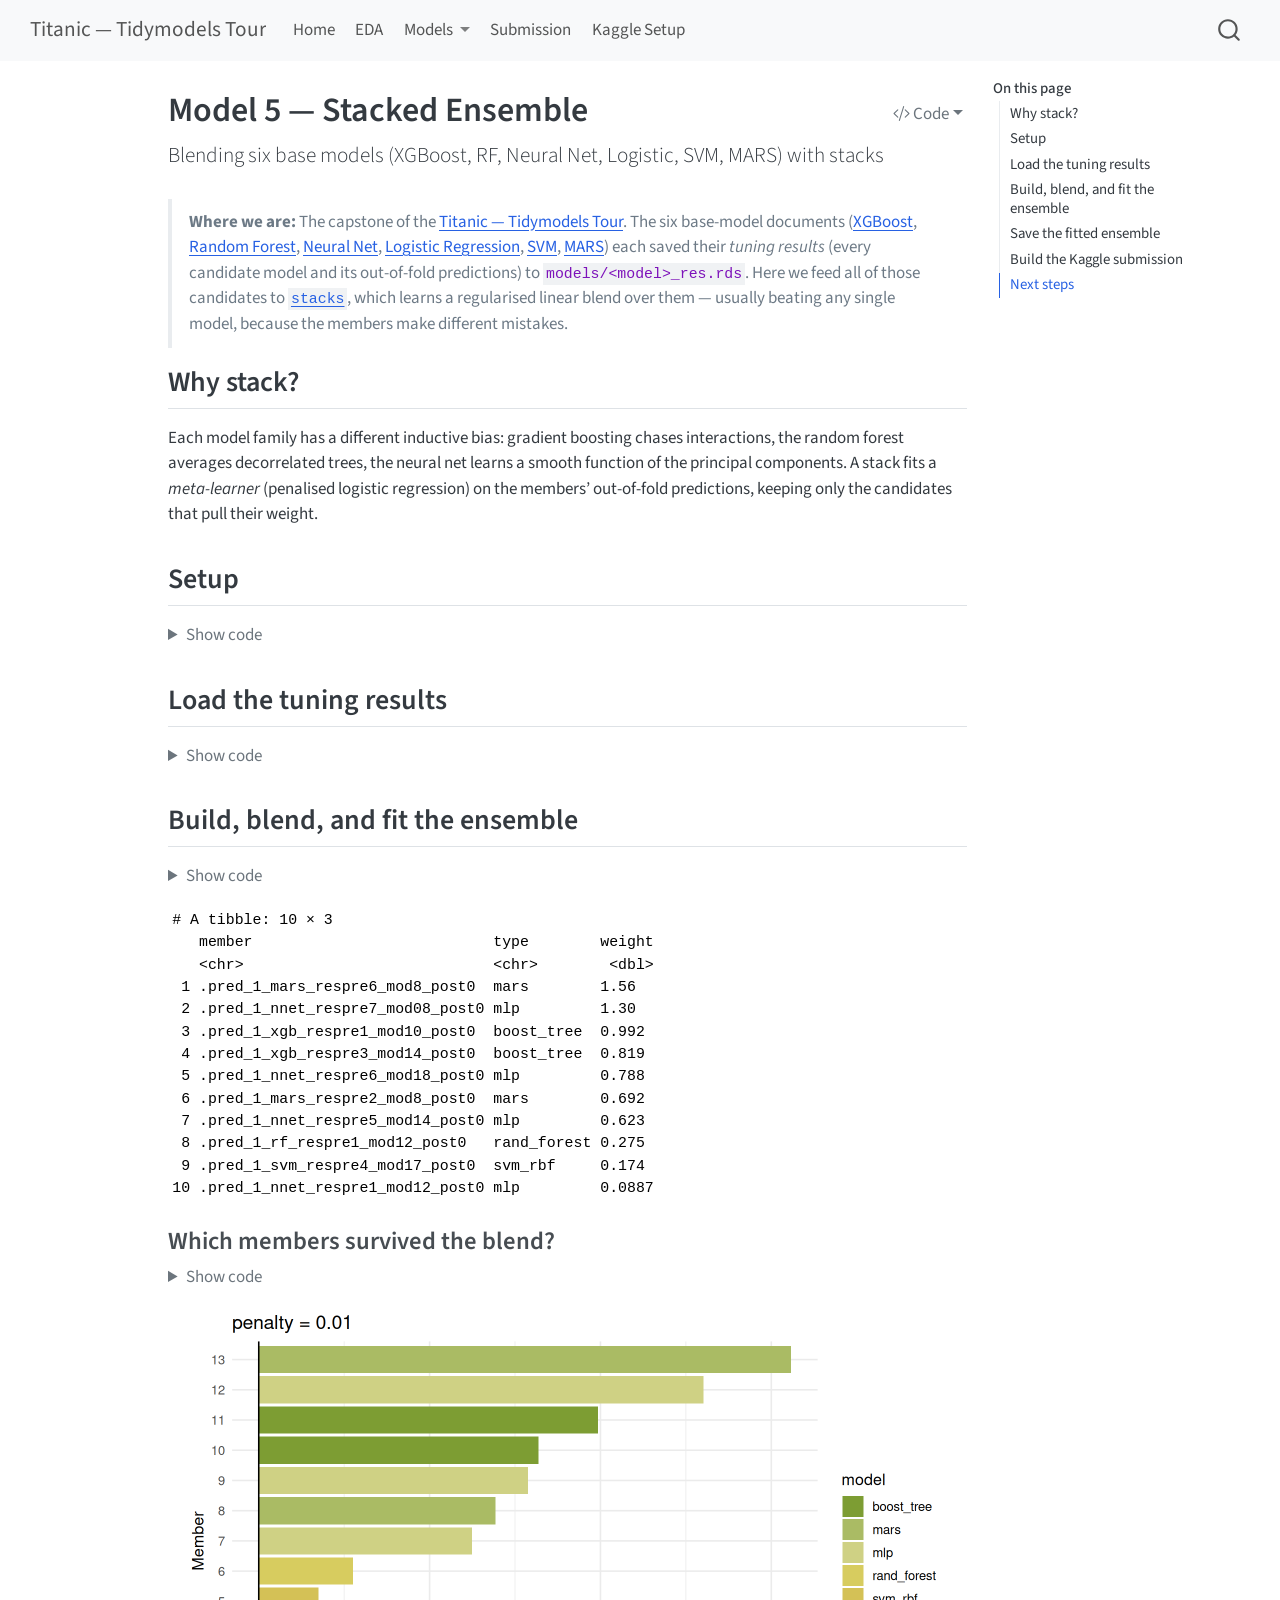
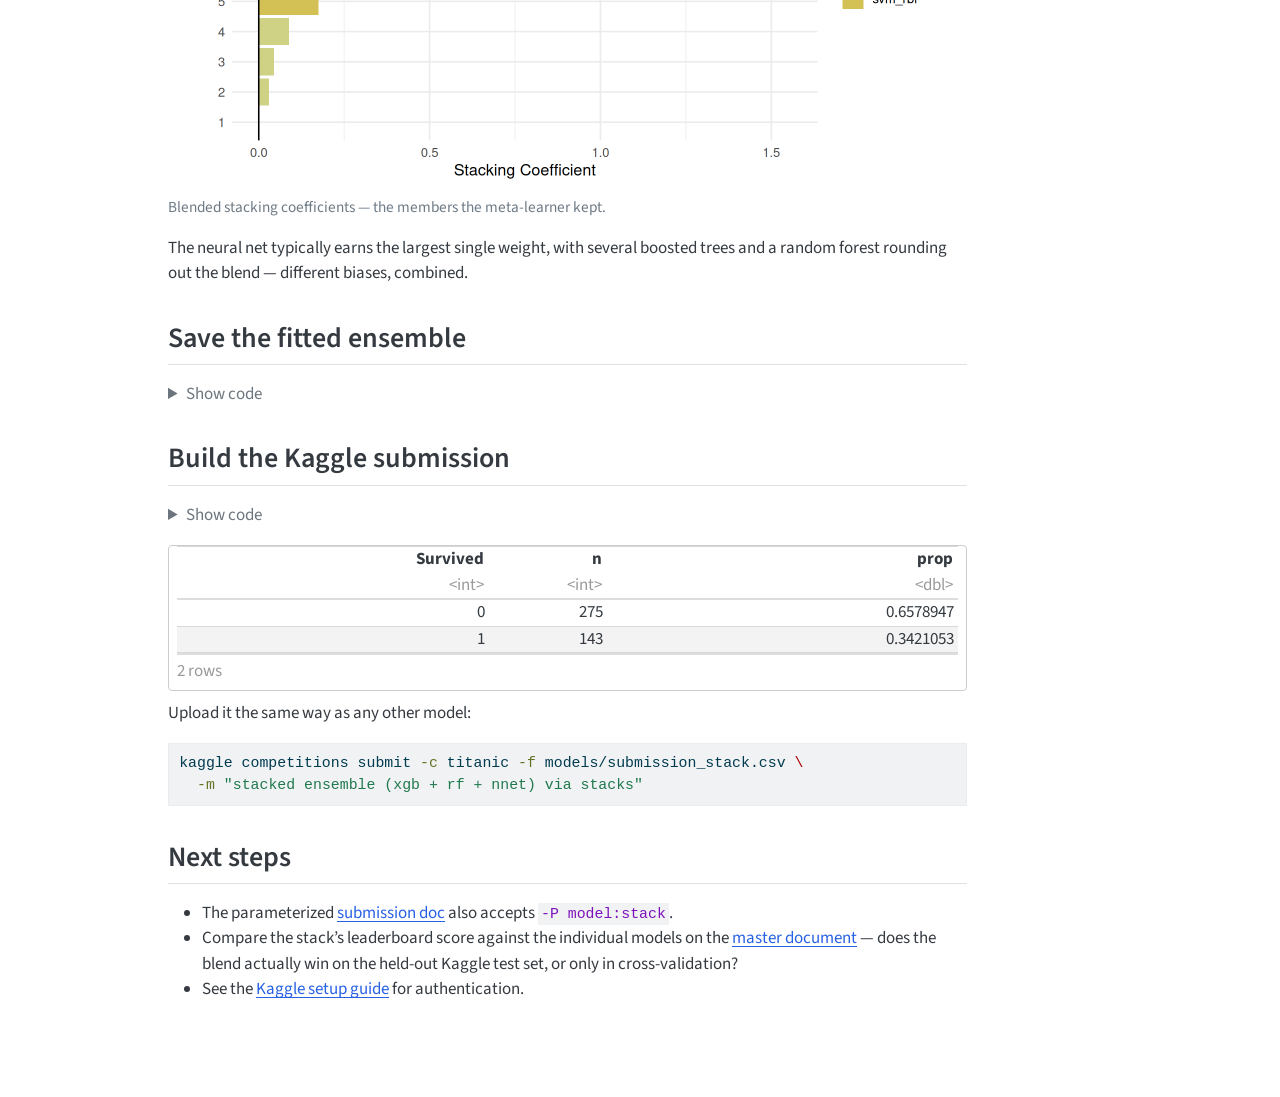
<file: docs/05-stack.html>
<!DOCTYPE html>
<html xmlns="http://www.w3.org/1999/xhtml" lang="en" xml:lang="en"><head>

<meta charset="utf-8">
<meta name="generator" content="quarto-1.9.38">

<meta name="viewport" content="width=device-width, initial-scale=1.0, user-scalable=yes">


<title>Model 5 — Stacked Ensemble – Titanic — Tidymodels Tour</title>
<style>
/* Default styles provided by pandoc.
** See https://pandoc.org/MANUAL.html#variables-for-html for config info.
*/
code{white-space: pre-wrap;}
span.smallcaps{font-variant: small-caps;}
div.columns{display: flex; gap: min(4vw, 1.5em);}
div.column{flex: auto; overflow-x: auto;}
div.hanging-indent{margin-left: 1.5em; text-indent: -1.5em;}
ul.task-list{list-style: none;}
ul.task-list li input[type="checkbox"] {
  width: 0.8em;
  margin: 0 0.8em 0.2em -1em; /* quarto-specific, see https://github.com/quarto-dev/quarto-cli/issues/4556 */ 
  vertical-align: middle;
}
/* CSS for syntax highlighting */
html { -webkit-text-size-adjust: 100%; }
pre > code.sourceCode { white-space: pre; position: relative; }
pre > code.sourceCode > span { display: inline-block; line-height: 1.25; }
pre > code.sourceCode > span:empty { height: 1.2em; }
.sourceCode { overflow: visible; }
code.sourceCode > span { color: inherit; text-decoration: inherit; }
div.sourceCode { margin: 1em 0; }
pre.sourceCode { margin: 0; }
@media screen {
div.sourceCode { overflow: auto; }
}
@media print {
pre > code.sourceCode { white-space: pre-wrap; }
pre > code.sourceCode > span { text-indent: -5em; padding-left: 5em; }
}
pre.numberSource code
  { counter-reset: source-line 0; }
pre.numberSource code > span
  { position: relative; left: -4em; counter-increment: source-line; }
pre.numberSource code > span > a:first-child::before
  { content: counter(source-line);
    position: relative; left: -1em; text-align: right; vertical-align: baseline;
    border: none; display: inline-block;
    -webkit-touch-callout: none; -webkit-user-select: none;
    -khtml-user-select: none; -moz-user-select: none;
    -ms-user-select: none; user-select: none;
    padding: 0 4px; width: 4em;
  }
pre.numberSource { margin-left: 3em;  padding-left: 4px; }
div.sourceCode
  {   }
@media screen {
pre > code.sourceCode > span > a:first-child::before { text-decoration: underline; }
}
</style>


<script src="../site_libs/quarto-nav/quarto-nav.js"></script>
<script src="../site_libs/quarto-nav/headroom.min.js"></script>
<script src="../site_libs/clipboard/clipboard.min.js"></script>
<script src="../site_libs/quarto-search/autocomplete.umd.js"></script>
<script src="../site_libs/quarto-search/fuse.min.js"></script>
<script src="../site_libs/quarto-search/quarto-search.js"></script>
<meta name="quarto:offset" content="../">
<script src="../site_libs/quarto-html/quarto.js" type="module"></script>
<script src="../site_libs/quarto-html/tabsets/tabsets.js" type="module"></script>
<script src="../site_libs/quarto-html/popper.min.js"></script>
<script src="../site_libs/quarto-html/tippy.umd.min.js"></script>
<script src="../site_libs/quarto-html/anchor.min.js"></script>
<link href="../site_libs/quarto-html/tippy.css" rel="stylesheet">
<link href="../site_libs/quarto-html/quarto-syntax-highlighting-15634bcf2e68342d4ad2dfa704d543f6.css" rel="stylesheet" id="quarto-text-highlighting-styles">
<script src="../site_libs/bootstrap/bootstrap.min.js"></script>
<link href="../site_libs/bootstrap/bootstrap-icons.css" rel="stylesheet">
<link href="../site_libs/bootstrap/bootstrap-bba5ebae505b5c03f3f0d8040a416a6b.min.css" rel="stylesheet" append-hash="true" id="quarto-bootstrap" data-mode="light">
<script id="quarto-search-options" type="application/json">{
  "location": "navbar",
  "copy-button": false,
  "collapse-after": 3,
  "panel-placement": "end",
  "type": "overlay",
  "limit": 50,
  "keyboard-shortcut": [
    "f",
    "/",
    "s"
  ],
  "show-item-context": false,
  "language": {
    "search-no-results-text": "No results",
    "search-matching-documents-text": "matching documents",
    "search-copy-link-title": "Copy link to search",
    "search-hide-matches-text": "Hide additional matches",
    "search-more-match-text": "more match in this document",
    "search-more-matches-text": "more matches in this document",
    "search-clear-button-title": "Clear",
    "search-text-placeholder": "",
    "search-detached-cancel-button-title": "Cancel",
    "search-submit-button-title": "Submit",
    "search-label": "Search"
  }
}</script>
<link href="../site_libs/pagedtable-1.1/css/pagedtable.css" rel="stylesheet">
<script src="../site_libs/pagedtable-1.1/js/pagedtable.js"></script>


</head>

<body class="nav-fixed quarto-light">

<div id="quarto-search-results"></div>
  <header id="quarto-header" class="headroom fixed-top">
    <nav class="navbar navbar-expand-lg " data-bs-theme="dark">
      <div class="navbar-container container-fluid">
      <div class="navbar-brand-container mx-auto">
    <a class="navbar-brand" href="../index.html">
    <span class="navbar-title">Titanic — Tidymodels Tour</span>
    </a>
  </div>
            <div id="quarto-search" class="" title="Search"></div>
          <button class="navbar-toggler" type="button" data-bs-toggle="collapse" data-bs-target="#navbarCollapse" aria-controls="navbarCollapse" role="menu" aria-expanded="false" aria-label="Toggle navigation" onclick="if (window.quartoToggleHeadroom) { window.quartoToggleHeadroom(); }">
  <span class="navbar-toggler-icon"></span>
</button>
          <div class="collapse navbar-collapse" id="navbarCollapse">
            <ul class="navbar-nav navbar-nav-scroll me-auto">
  <li class="nav-item">
    <a class="nav-link" href="../index.html"> 
<span class="menu-text">Home</span></a>
  </li>  
  <li class="nav-item">
    <a class="nav-link" href="../docs/01-eda.html"> 
<span class="menu-text">EDA</span></a>
  </li>  
  <li class="nav-item dropdown ">
    <a class="nav-link dropdown-toggle" href="#" id="nav-menu-models" role="link" data-bs-toggle="dropdown" aria-expanded="false">
 <span class="menu-text">Models</span>
    </a>
    <ul class="dropdown-menu" aria-labelledby="nav-menu-models">    
        <li>
    <a class="dropdown-item" href="../docs/02-xgboost.html">
 <span class="dropdown-text">XGBoost</span></a>
  </li>  
        <li>
    <a class="dropdown-item" href="../docs/03-random-forest.html">
 <span class="dropdown-text">Random Forest</span></a>
  </li>  
        <li>
    <a class="dropdown-item" href="../docs/04-neural-net.html">
 <span class="dropdown-text">Neural Net</span></a>
  </li>  
        <li>
    <a class="dropdown-item" href="../docs/06-logistic.html">
 <span class="dropdown-text">Logistic Regression</span></a>
  </li>  
        <li>
    <a class="dropdown-item" href="../docs/07-svm.html">
 <span class="dropdown-text">Support Vector Machine</span></a>
  </li>  
        <li>
    <a class="dropdown-item" href="../docs/08-mars.html">
 <span class="dropdown-text">MARS</span></a>
  </li>  
        <li>
    <a class="dropdown-item" href="../docs/05-stack.html">
 <span class="dropdown-text">Stacked Ensemble</span></a>
  </li>  
    </ul>
  </li>
  <li class="nav-item">
    <a class="nav-link" href="../docs/submission.html"> 
<span class="menu-text">Submission</span></a>
  </li>  
  <li class="nav-item">
    <a class="nav-link" href="../docs/setup-kaggle.html"> 
<span class="menu-text">Kaggle Setup</span></a>
  </li>  
</ul>
          </div> <!-- /navcollapse -->
            <div class="quarto-navbar-tools">
</div>
      </div> <!-- /container-fluid -->
    </nav>
</header>
<!-- content -->
<div id="quarto-content" class="quarto-container page-columns page-rows-contents page-layout-article page-navbar">
<!-- sidebar -->
<!-- margin-sidebar -->
    <div id="quarto-margin-sidebar" class="sidebar margin-sidebar">
        <nav id="TOC" role="doc-toc" class="toc-active">
    <h2 id="toc-title">On this page</h2>
   
  <ul>
  <li><a href="#why-stack" id="toc-why-stack" class="nav-link active" data-scroll-target="#why-stack">Why stack?</a></li>
  <li><a href="#setup" id="toc-setup" class="nav-link" data-scroll-target="#setup">Setup</a></li>
  <li><a href="#load-the-tuning-results" id="toc-load-the-tuning-results" class="nav-link" data-scroll-target="#load-the-tuning-results">Load the tuning results</a></li>
  <li><a href="#build-blend-and-fit-the-ensemble" id="toc-build-blend-and-fit-the-ensemble" class="nav-link" data-scroll-target="#build-blend-and-fit-the-ensemble">Build, blend, and fit the ensemble</a>
  <ul class="collapse">
  <li><a href="#which-members-survived-the-blend" id="toc-which-members-survived-the-blend" class="nav-link" data-scroll-target="#which-members-survived-the-blend">Which members survived the blend?</a></li>
  </ul></li>
  <li><a href="#save-the-fitted-ensemble" id="toc-save-the-fitted-ensemble" class="nav-link" data-scroll-target="#save-the-fitted-ensemble">Save the fitted ensemble</a></li>
  <li><a href="#build-the-kaggle-submission" id="toc-build-the-kaggle-submission" class="nav-link" data-scroll-target="#build-the-kaggle-submission">Build the Kaggle submission</a></li>
  <li><a href="#next-steps" id="toc-next-steps" class="nav-link" data-scroll-target="#next-steps">Next steps</a></li>
  </ul>
</nav>
    </div>
<!-- main -->
<main class="content" id="quarto-document-content">

<header id="title-block-header" class="quarto-title-block default">
<div class="quarto-title">
<div class="quarto-title-block"><div><h1 class="title">Model 5 — Stacked Ensemble</h1><button type="button" class="btn code-tools-button dropdown-toggle" id="quarto-code-tools-menu" data-bs-toggle="dropdown" aria-expanded="false"><i class="bi"></i> Code</button><ul class="dropdown-menu dropdown-menu-end" aria-labelelledby="quarto-code-tools-menu"><li><a id="quarto-show-all-code" class="dropdown-item" href="javascript:void(0)" role="button">Show All Code</a></li><li><a id="quarto-hide-all-code" class="dropdown-item" href="javascript:void(0)" role="button">Hide All Code</a></li><li><hr class="dropdown-divider"></li><li><a id="quarto-view-source" class="dropdown-item" href="javascript:void(0)" role="button">View Source</a></li></ul></div></div>
<p class="subtitle lead">Blending six base models (XGBoost, RF, Neural Net, Logistic, SVM, MARS) with stacks</p>
</div>



<div class="quarto-title-meta">

    
  
    
  </div>
  


</header>


<blockquote class="blockquote">
<p><strong>Where we are:</strong> The capstone of the <a href="../index.html">Titanic — Tidymodels Tour</a>. The six base-model documents (<a href="../docs/02-xgboost.html">XGBoost</a>, <a href="../docs/03-random-forest.html">Random Forest</a>, <a href="../docs/04-neural-net.html">Neural Net</a>, <a href="../docs/06-logistic.html">Logistic Regression</a>, <a href="../docs/07-svm.html">SVM</a>, <a href="../docs/08-mars.html">MARS</a>) each saved their <em>tuning results</em> (every candidate model and its out-of-fold predictions) to <code>models/&lt;model&gt;_res.rds</code>. Here we feed all of those candidates to <a href="https://stacks.tidymodels.org/"><code>stacks</code></a>, which learns a regularised linear blend over them — usually beating any single model, because the members make different mistakes.</p>
</blockquote>
<section id="why-stack" class="level2">
<h2 class="anchored" data-anchor-id="why-stack">Why stack?</h2>
<p>Each model family has a different inductive bias: gradient boosting chases interactions, the random forest averages decorrelated trees, the neural net learns a smooth function of the principal components. A stack fits a <em>meta-learner</em> (penalised logistic regression) on the members’ out-of-fold predictions, keeping only the candidates that pull their weight.</p>
</section>
<section id="setup" class="level2">
<h2 class="anchored" data-anchor-id="setup">Setup</h2>
<div class="cell">
<details class="code-fold">
<summary>Show code</summary>
<div class="code-copy-outer-scaffold"><div class="sourceCode cell-code" id="cb1"><pre class="sourceCode r code-with-copy"><code class="sourceCode r"><span id="cb1-1"><a href="#cb1-1" aria-hidden="true" tabindex="-1"></a><span class="fu">source</span>(here<span class="sc">::</span><span class="fu">here</span>(<span class="st">"R"</span>, <span class="st">"00_setup.R"</span>))   <span class="co"># tidyverse + tidymodels, seed = 42</span></span>
<span id="cb1-2"><a href="#cb1-2" aria-hidden="true" tabindex="-1"></a></span>
<span id="cb1-3"><a href="#cb1-3" aria-hidden="true" tabindex="-1"></a><span class="fu">library</span>(tidyverse)</span>
<span id="cb1-4"><a href="#cb1-4" aria-hidden="true" tabindex="-1"></a><span class="fu">library</span>(tidymodels)</span>
<span id="cb1-5"><a href="#cb1-5" aria-hidden="true" tabindex="-1"></a><span class="fu">library</span>(here)</span>
<span id="cb1-6"><a href="#cb1-6" aria-hidden="true" tabindex="-1"></a><span class="fu">library</span>(stacks)</span>
<span id="cb1-7"><a href="#cb1-7" aria-hidden="true" tabindex="-1"></a><span class="co"># The member engines must be attached so fit_members() can refit them.</span></span>
<span id="cb1-8"><a href="#cb1-8" aria-hidden="true" tabindex="-1"></a><span class="fu">library</span>(ranger)</span>
<span id="cb1-9"><a href="#cb1-9" aria-hidden="true" tabindex="-1"></a><span class="fu">library</span>(xgboost)</span>
<span id="cb1-10"><a href="#cb1-10" aria-hidden="true" tabindex="-1"></a><span class="fu">library</span>(nnet)</span>
<span id="cb1-11"><a href="#cb1-11" aria-hidden="true" tabindex="-1"></a><span class="fu">library</span>(glmnet)</span>
<span id="cb1-12"><a href="#cb1-12" aria-hidden="true" tabindex="-1"></a><span class="fu">library</span>(kernlab)</span>
<span id="cb1-13"><a href="#cb1-13" aria-hidden="true" tabindex="-1"></a><span class="fu">library</span>(earth)</span></code></pre></div><button title="Copy to Clipboard" class="code-copy-button"><i class="bi"></i></button></div>
</details>
</div>
</section>
<section id="load-the-tuning-results" class="level2">
<h2 class="anchored" data-anchor-id="load-the-tuning-results">Load the tuning results</h2>
<div class="cell">
<details class="code-fold">
<summary>Show code</summary>
<div class="code-copy-outer-scaffold"><div class="sourceCode cell-code" id="cb2"><pre class="sourceCode r code-with-copy"><code class="sourceCode r"><span id="cb2-1"><a href="#cb2-1" aria-hidden="true" tabindex="-1"></a><span class="co"># Each *_res.rds is a tune_grid result saved with control_grid(save_pred = TRUE,</span></span>
<span id="cb2-2"><a href="#cb2-2" aria-hidden="true" tabindex="-1"></a><span class="co"># save_workflow = TRUE) — exactly what stacks needs to assemble candidates.</span></span>
<span id="cb2-3"><a href="#cb2-3" aria-hidden="true" tabindex="-1"></a>xgb_res      <span class="ot">&lt;-</span> <span class="fu">readRDS</span>(<span class="fu">here</span>(<span class="st">"models"</span>, <span class="st">"xgboost_res.rds"</span>))</span>
<span id="cb2-4"><a href="#cb2-4" aria-hidden="true" tabindex="-1"></a>rf_res       <span class="ot">&lt;-</span> <span class="fu">readRDS</span>(<span class="fu">here</span>(<span class="st">"models"</span>, <span class="st">"rf_res.rds"</span>))</span>
<span id="cb2-5"><a href="#cb2-5" aria-hidden="true" tabindex="-1"></a>nnet_res     <span class="ot">&lt;-</span> <span class="fu">readRDS</span>(<span class="fu">here</span>(<span class="st">"models"</span>, <span class="st">"nnet_res.rds"</span>))</span>
<span id="cb2-6"><a href="#cb2-6" aria-hidden="true" tabindex="-1"></a>logistic_res <span class="ot">&lt;-</span> <span class="fu">readRDS</span>(<span class="fu">here</span>(<span class="st">"models"</span>, <span class="st">"logistic_res.rds"</span>))</span>
<span id="cb2-7"><a href="#cb2-7" aria-hidden="true" tabindex="-1"></a>svm_res      <span class="ot">&lt;-</span> <span class="fu">readRDS</span>(<span class="fu">here</span>(<span class="st">"models"</span>, <span class="st">"svm_res.rds"</span>))</span>
<span id="cb2-8"><a href="#cb2-8" aria-hidden="true" tabindex="-1"></a>mars_res     <span class="ot">&lt;-</span> <span class="fu">readRDS</span>(<span class="fu">here</span>(<span class="st">"models"</span>, <span class="st">"mars_res.rds"</span>))</span></code></pre></div><button title="Copy to Clipboard" class="code-copy-button"><i class="bi"></i></button></div>
</details>
</div>
</section>
<section id="build-blend-and-fit-the-ensemble" class="level2">
<h2 class="anchored" data-anchor-id="build-blend-and-fit-the-ensemble">Build, blend, and fit the ensemble</h2>
<div class="cell">
<details class="code-fold">
<summary>Show code</summary>
<div class="code-copy-outer-scaffold"><div class="sourceCode cell-code" id="cb3"><pre class="sourceCode r code-with-copy"><code class="sourceCode r"><span id="cb3-1"><a href="#cb3-1" aria-hidden="true" tabindex="-1"></a><span class="fu">set.seed</span>(<span class="dv">42</span>)</span>
<span id="cb3-2"><a href="#cb3-2" aria-hidden="true" tabindex="-1"></a>titanic_stack <span class="ot">&lt;-</span> <span class="fu">stacks</span>() <span class="sc">|&gt;</span></span>
<span id="cb3-3"><a href="#cb3-3" aria-hidden="true" tabindex="-1"></a>  <span class="fu">add_candidates</span>(xgb_res) <span class="sc">|&gt;</span></span>
<span id="cb3-4"><a href="#cb3-4" aria-hidden="true" tabindex="-1"></a>  <span class="fu">add_candidates</span>(rf_res) <span class="sc">|&gt;</span></span>
<span id="cb3-5"><a href="#cb3-5" aria-hidden="true" tabindex="-1"></a>  <span class="fu">add_candidates</span>(nnet_res) <span class="sc">|&gt;</span></span>
<span id="cb3-6"><a href="#cb3-6" aria-hidden="true" tabindex="-1"></a>  <span class="fu">add_candidates</span>(logistic_res) <span class="sc">|&gt;</span></span>
<span id="cb3-7"><a href="#cb3-7" aria-hidden="true" tabindex="-1"></a>  <span class="fu">add_candidates</span>(svm_res) <span class="sc">|&gt;</span></span>
<span id="cb3-8"><a href="#cb3-8" aria-hidden="true" tabindex="-1"></a>  <span class="fu">add_candidates</span>(mars_res) <span class="sc">|&gt;</span></span>
<span id="cb3-9"><a href="#cb3-9" aria-hidden="true" tabindex="-1"></a>  <span class="fu">blend_predictions</span>() <span class="sc">|&gt;</span>     <span class="co"># LASSO over candidates -&gt; keeps the useful ones</span></span>
<span id="cb3-10"><a href="#cb3-10" aria-hidden="true" tabindex="-1"></a>  <span class="fu">fit_members</span>()              <span class="co"># refit the retained members on all training data</span></span>
<span id="cb3-11"><a href="#cb3-11" aria-hidden="true" tabindex="-1"></a></span>
<span id="cb3-12"><a href="#cb3-12" aria-hidden="true" tabindex="-1"></a>titanic_stack</span></code></pre></div><button title="Copy to Clipboard" class="code-copy-button"><i class="bi"></i></button></div>
</details>
<div class="cell-output cell-output-stdout">
<pre><code># A tibble: 10 × 3
   member                           type        weight
   &lt;chr&gt;                            &lt;chr&gt;        &lt;dbl&gt;
 1 .pred_1_mars_respre6_mod8_post0  mars        1.56  
 2 .pred_1_nnet_respre7_mod08_post0 mlp         1.30  
 3 .pred_1_xgb_respre1_mod10_post0  boost_tree  0.992 
 4 .pred_1_xgb_respre3_mod14_post0  boost_tree  0.819 
 5 .pred_1_nnet_respre6_mod18_post0 mlp         0.788 
 6 .pred_1_mars_respre2_mod8_post0  mars        0.692 
 7 .pred_1_nnet_respre5_mod14_post0 mlp         0.623 
 8 .pred_1_rf_respre1_mod12_post0   rand_forest 0.275 
 9 .pred_1_svm_respre4_mod17_post0  svm_rbf     0.174 
10 .pred_1_nnet_respre1_mod12_post0 mlp         0.0887</code></pre>
</div>
</div>
<section id="which-members-survived-the-blend" class="level3">
<h3 class="anchored" data-anchor-id="which-members-survived-the-blend">Which members survived the blend?</h3>
<div class="cell">
<details class="code-fold">
<summary>Show code</summary>
<div class="code-copy-outer-scaffold"><div class="sourceCode cell-code" id="cb5"><pre class="sourceCode r code-with-copy"><code class="sourceCode r"><span id="cb5-1"><a href="#cb5-1" aria-hidden="true" tabindex="-1"></a><span class="fu">autoplot</span>(titanic_stack, <span class="at">type =</span> <span class="st">"weights"</span>) <span class="sc">+</span></span>
<span id="cb5-2"><a href="#cb5-2" aria-hidden="true" tabindex="-1"></a>  <span class="fu">scale_colour_manual</span>(<span class="at">values =</span> grDevices<span class="sc">::</span><span class="fu">colorRampPalette</span>(kakapo_pal)(<span class="dv">10</span>)) <span class="sc">+</span></span>
<span id="cb5-3"><a href="#cb5-3" aria-hidden="true" tabindex="-1"></a>  <span class="fu">scale_fill_manual</span>(<span class="at">values =</span> grDevices<span class="sc">::</span><span class="fu">colorRampPalette</span>(kakapo_pal)(<span class="dv">10</span>))</span></code></pre></div><button title="Copy to Clipboard" class="code-copy-button"><i class="bi"></i></button></div>
</details>
<div class="cell-output-display">
<div class="quarto-figure quarto-figure-center">
<figure class="figure">
<p><img src="05-stack_files/figure-html/weights-1.png" class="img-fluid figure-img" width="768"></p>
<figcaption>Blended stacking coefficients — the members the meta-learner kept.</figcaption>
</figure>
</div>
</div>
</div>
<p>The neural net typically earns the largest single weight, with several boosted trees and a random forest rounding out the blend — different biases, combined.</p>
</section>
</section>
<section id="save-the-fitted-ensemble" class="level2">
<h2 class="anchored" data-anchor-id="save-the-fitted-ensemble">Save the fitted ensemble</h2>
<div class="cell">
<details class="code-fold">
<summary>Show code</summary>
<div class="code-copy-outer-scaffold"><div class="sourceCode cell-code" id="cb6"><pre class="sourceCode r code-with-copy"><code class="sourceCode r"><span id="cb6-1"><a href="#cb6-1" aria-hidden="true" tabindex="-1"></a><span class="fu">saveRDS</span>(titanic_stack, <span class="fu">here</span>(<span class="st">"models"</span>, <span class="st">"stack_fit.rds"</span>))</span></code></pre></div><button title="Copy to Clipboard" class="code-copy-button"><i class="bi"></i></button></div>
</details>
</div>
</section>
<section id="build-the-kaggle-submission" class="level2">
<h2 class="anchored" data-anchor-id="build-the-kaggle-submission">Build the Kaggle submission</h2>
<div class="cell">
<details class="code-fold">
<summary>Show code</summary>
<div class="code-copy-outer-scaffold"><div class="sourceCode cell-code" id="cb7"><pre class="sourceCode r code-with-copy"><code class="sourceCode r"><span id="cb7-1"><a href="#cb7-1" aria-hidden="true" tabindex="-1"></a>test <span class="ot">&lt;-</span> <span class="fu">read_csv</span>(<span class="fu">here</span>(<span class="st">"data"</span>, <span class="st">"processed"</span>, <span class="st">"test.csv"</span>), <span class="at">show_col_types =</span> <span class="cn">FALSE</span>)</span>
<span id="cb7-2"><a href="#cb7-2" aria-hidden="true" tabindex="-1"></a></span>
<span id="cb7-3"><a href="#cb7-3" aria-hidden="true" tabindex="-1"></a>stack_pred <span class="ot">&lt;-</span> <span class="fu">predict</span>(titanic_stack, <span class="at">new_data =</span> test, <span class="at">type =</span> <span class="st">"class"</span>)</span>
<span id="cb7-4"><a href="#cb7-4" aria-hidden="true" tabindex="-1"></a></span>
<span id="cb7-5"><a href="#cb7-5" aria-hidden="true" tabindex="-1"></a>submission <span class="ot">&lt;-</span> <span class="fu">tibble</span>(</span>
<span id="cb7-6"><a href="#cb7-6" aria-hidden="true" tabindex="-1"></a>  <span class="at">PassengerId =</span> test<span class="sc">$</span>PassengerId,</span>
<span id="cb7-7"><a href="#cb7-7" aria-hidden="true" tabindex="-1"></a>  <span class="at">Survived    =</span> <span class="fu">as.integer</span>(<span class="fu">as.character</span>(stack_pred<span class="sc">$</span>.pred_class))</span>
<span id="cb7-8"><a href="#cb7-8" aria-hidden="true" tabindex="-1"></a>)</span>
<span id="cb7-9"><a href="#cb7-9" aria-hidden="true" tabindex="-1"></a><span class="fu">write_csv</span>(submission, <span class="fu">here</span>(<span class="st">"models"</span>, <span class="st">"submission_stack.csv"</span>))</span>
<span id="cb7-10"><a href="#cb7-10" aria-hidden="true" tabindex="-1"></a></span>
<span id="cb7-11"><a href="#cb7-11" aria-hidden="true" tabindex="-1"></a>submission <span class="sc">|&gt;</span> <span class="fu">count</span>(Survived) <span class="sc">|&gt;</span> <span class="fu">mutate</span>(<span class="at">prop =</span> n <span class="sc">/</span> <span class="fu">sum</span>(n))</span></code></pre></div><button title="Copy to Clipboard" class="code-copy-button"><i class="bi"></i></button></div>
</details>
<div class="cell-output-display">
<div data-pagedtable="false">
  <script data-pagedtable-source="" type="application/json">
{"columns":[{"label":["Survived"],"name":[1],"type":["int"],"align":["right"]},{"label":["n"],"name":[2],"type":["int"],"align":["right"]},{"label":["prop"],"name":[3],"type":["dbl"],"align":["right"]}],"data":[{"1":"0","2":"275","3":"0.6578947"},{"1":"1","2":"143","3":"0.3421053"}],"options":{"columns":{"min":{},"max":[10]},"rows":{"min":[10],"max":[10]},"pages":{}}}
  </script>
</div>
</div>
</div>
<p>Upload it the same way as any other model:</p>
<div class="code-copy-outer-scaffold"><div class="sourceCode" id="cb8"><pre class="sourceCode bash code-with-copy"><code class="sourceCode bash"><span id="cb8-1"><a href="#cb8-1" aria-hidden="true" tabindex="-1"></a><span class="ex">kaggle</span> competitions submit <span class="at">-c</span> titanic <span class="at">-f</span> models/submission_stack.csv <span class="dt">\</span></span>
<span id="cb8-2"><a href="#cb8-2" aria-hidden="true" tabindex="-1"></a>  <span class="at">-m</span> <span class="st">"stacked ensemble (xgb + rf + nnet) via stacks"</span></span></code></pre></div><button title="Copy to Clipboard" class="code-copy-button"><i class="bi"></i></button></div>
</section>
<section id="next-steps" class="level2">
<h2 class="anchored" data-anchor-id="next-steps">Next steps</h2>
<ul>
<li>The parameterized <a href="../docs/submission.html">submission doc</a> also accepts <code>-P model:stack</code>.</li>
<li>Compare the stack’s leaderboard score against the individual models on the <a href="../index.html">master document</a> — does the blend actually win on the held-out Kaggle test set, or only in cross-validation?</li>
<li>See the <a href="../docs/setup-kaggle.html">Kaggle setup guide</a> for authentication.</li>
</ul>


<!-- -->

</section>

</main> <!-- /main -->
<script id="quarto-html-after-body" type="application/javascript">
  window.document.addEventListener("DOMContentLoaded", function (event) {
    const icon = "";
    const anchorJS = new window.AnchorJS();
    anchorJS.options = {
      placement: 'right',
      icon: icon
    };
    anchorJS.add('.anchored');
    const isCodeAnnotation = (el) => {
      for (const clz of el.classList) {
        if (clz.startsWith('code-annotation-')) {                     
          return true;
        }
      }
      return false;
    }
    const onCopySuccess = function(e) {
      // button target
      const button = e.trigger;
      // don't keep focus
      button.blur();
      // flash "checked"
      button.classList.add('code-copy-button-checked');
      var currentTitle = button.getAttribute("title");
      button.setAttribute("title", "Copied!");
      let tooltip;
      if (window.bootstrap) {
        button.setAttribute("data-bs-toggle", "tooltip");
        button.setAttribute("data-bs-placement", "left");
        button.setAttribute("data-bs-title", "Copied!");
        tooltip = new bootstrap.Tooltip(button, 
          { trigger: "manual", 
            customClass: "code-copy-button-tooltip",
            offset: [0, -8]});
        tooltip.show();    
      }
      setTimeout(function() {
        if (tooltip) {
          tooltip.hide();
          button.removeAttribute("data-bs-title");
          button.removeAttribute("data-bs-toggle");
          button.removeAttribute("data-bs-placement");
        }
        button.setAttribute("title", currentTitle);
        button.classList.remove('code-copy-button-checked');
      }, 1000);
      // clear code selection
      e.clearSelection();
    }
    const getTextToCopy = function(trigger) {
      const outerScaffold = trigger.parentElement.cloneNode(true);
      const codeEl = outerScaffold.querySelector('code');
      for (const childEl of codeEl.children) {
        if (isCodeAnnotation(childEl)) {
          childEl.remove();
        }
      }
      return codeEl.innerText;
    }
    const clipboard = new window.ClipboardJS('.code-copy-button:not([data-in-quarto-modal])', {
      text: getTextToCopy
    });
    clipboard.on('success', onCopySuccess);
    if (window.document.getElementById('quarto-embedded-source-code-modal')) {
      const clipboardModal = new window.ClipboardJS('.code-copy-button[data-in-quarto-modal]', {
        text: getTextToCopy,
        container: window.document.getElementById('quarto-embedded-source-code-modal')
      });
      clipboardModal.on('success', onCopySuccess);
    }
    const viewSource = window.document.getElementById('quarto-view-source') ||
                       window.document.getElementById('quarto-code-tools-source');
    if (viewSource) {
      const sourceUrl = viewSource.getAttribute("data-quarto-source-url");
      viewSource.addEventListener("click", function(e) {
        if (sourceUrl) {
          // rstudio viewer pane
          if (/\bcapabilities=\b/.test(window.location)) {
            window.open(sourceUrl);
          } else {
            window.location.href = sourceUrl;
          }
        } else {
          const modal = new bootstrap.Modal(document.getElementById('quarto-embedded-source-code-modal'));
          modal.show();
        }
        return false;
      });
    }
    function toggleCodeHandler(show) {
      return function(e) {
        const detailsSrc = window.document.querySelectorAll(".cell > details > .sourceCode");
        for (let i=0; i<detailsSrc.length; i++) {
          const details = detailsSrc[i].parentElement;
          if (show) {
            details.open = true;
          } else {
            details.removeAttribute("open");
          }
        }
        const cellCodeDivs = window.document.querySelectorAll(".cell > .sourceCode");
        const fromCls = show ? "hidden" : "unhidden";
        const toCls = show ? "unhidden" : "hidden";
        for (let i=0; i<cellCodeDivs.length; i++) {
          const codeDiv = cellCodeDivs[i];
          if (codeDiv.classList.contains(fromCls)) {
            codeDiv.classList.remove(fromCls);
            codeDiv.classList.add(toCls);
          } 
        }
        return false;
      }
    }
    const hideAllCode = window.document.getElementById("quarto-hide-all-code");
    if (hideAllCode) {
      hideAllCode.addEventListener("click", toggleCodeHandler(false));
    }
    const showAllCode = window.document.getElementById("quarto-show-all-code");
    if (showAllCode) {
      showAllCode.addEventListener("click", toggleCodeHandler(true));
    }
      var localhostRegex = new RegExp(/^(?:http|https):\/\/localhost\:?[0-9]*\//);
      var mailtoRegex = new RegExp(/^mailto:/);
        var filterRegex = new RegExp("https:\/\/MattBixley\.github\.io\/titanic\/");
      var isInternal = (href) => {
          return filterRegex.test(href) || localhostRegex.test(href) || mailtoRegex.test(href);
      }
      // Inspect non-navigation links and adorn them if external
     var links = window.document.querySelectorAll('a[href]:not(.nav-link):not(.navbar-brand):not(.toc-action):not(.sidebar-link):not(.sidebar-item-toggle):not(.pagination-link):not(.no-external):not([aria-hidden]):not(.dropdown-item):not(.quarto-navigation-tool):not(.about-link)');
      for (var i=0; i<links.length; i++) {
        const link = links[i];
        if (!isInternal(link.href)) {
          // undo the damage that might have been done by quarto-nav.js in the case of
          // links that we want to consider external
          if (link.dataset.originalHref !== undefined) {
            link.href = link.dataset.originalHref;
          }
        }
      }
    function tippyHover(el, contentFn, onTriggerFn, onUntriggerFn) {
      const config = {
        allowHTML: true,
        maxWidth: 500,
        delay: 100,
        arrow: false,
        appendTo: function(el) {
            return el.parentElement;
        },
        interactive: true,
        interactiveBorder: 10,
        theme: 'quarto',
        placement: 'bottom-start',
      };
      if (contentFn) {
        config.content = contentFn;
      }
      if (onTriggerFn) {
        config.onTrigger = onTriggerFn;
      }
      if (onUntriggerFn) {
        config.onUntrigger = onUntriggerFn;
      }
      window.tippy(el, config); 
    }
    const noterefs = window.document.querySelectorAll('a[role="doc-noteref"]');
    for (var i=0; i<noterefs.length; i++) {
      const ref = noterefs[i];
      tippyHover(ref, function() {
        // use id or data attribute instead here
        let href = ref.getAttribute('data-footnote-href') || ref.getAttribute('href');
        try { href = new URL(href).hash; } catch {}
        const id = href.replace(/^#\/?/, "");
        const note = window.document.getElementById(id);
        if (note) {
          return note.innerHTML;
        } else {
          return "";
        }
      });
    }
    const xrefs = window.document.querySelectorAll('a.quarto-xref');
    const processXRef = (id, note) => {
      // Strip column container classes
      const stripColumnClz = (el) => {
        el.classList.remove("page-full", "page-columns");
        if (el.children) {
          for (const child of el.children) {
            stripColumnClz(child);
          }
        }
      }
      stripColumnClz(note)
      if (id === null || id.startsWith('sec-')) {
        // Special case sections, only their first couple elements
        const container = document.createElement("div");
        if (note.children && note.children.length > 2) {
          container.appendChild(note.children[0].cloneNode(true));
          for (let i = 1; i < note.children.length; i++) {
            const child = note.children[i];
            if (child.tagName === "P" && child.innerText === "") {
              continue;
            } else {
              container.appendChild(child.cloneNode(true));
              break;
            }
          }
          if (window.Quarto?.typesetMath) {
            window.Quarto.typesetMath(container);
          }
          return container.innerHTML
        } else {
          if (window.Quarto?.typesetMath) {
            window.Quarto.typesetMath(note);
          }
          return note.innerHTML;
        }
      } else {
        // Remove any anchor links if they are present
        const anchorLink = note.querySelector('a.anchorjs-link');
        if (anchorLink) {
          anchorLink.remove();
        }
        if (window.Quarto?.typesetMath) {
          window.Quarto.typesetMath(note);
        }
        if (note.classList.contains("callout")) {
          return note.outerHTML;
        } else {
          return note.innerHTML;
        }
      }
    }
    for (var i=0; i<xrefs.length; i++) {
      const xref = xrefs[i];
      tippyHover(xref, undefined, function(instance) {
        instance.disable();
        let url = xref.getAttribute('href');
        let hash = undefined; 
        if (url.startsWith('#')) {
          hash = url;
        } else {
          try { hash = new URL(url).hash; } catch {}
        }
        if (hash) {
          const id = hash.replace(/^#\/?/, "");
          const note = window.document.getElementById(id);
          if (note !== null) {
            try {
              const html = processXRef(id, note.cloneNode(true));
              instance.setContent(html);
            } finally {
              instance.enable();
              instance.show();
            }
          } else {
            // See if we can fetch this
            fetch(url.split('#')[0])
            .then(res => res.text())
            .then(html => {
              const parser = new DOMParser();
              const htmlDoc = parser.parseFromString(html, "text/html");
              const note = htmlDoc.getElementById(id);
              if (note !== null) {
                const html = processXRef(id, note);
                instance.setContent(html);
              } 
            }).finally(() => {
              instance.enable();
              instance.show();
            });
          }
        } else {
          // See if we can fetch a full url (with no hash to target)
          // This is a special case and we should probably do some content thinning / targeting
          fetch(url)
          .then(res => res.text())
          .then(html => {
            const parser = new DOMParser();
            const htmlDoc = parser.parseFromString(html, "text/html");
            const note = htmlDoc.querySelector('main.content');
            if (note !== null) {
              // This should only happen for chapter cross references
              // (since there is no id in the URL)
              // remove the first header
              if (note.children.length > 0 && note.children[0].tagName === "HEADER") {
                note.children[0].remove();
              }
              const html = processXRef(null, note);
              instance.setContent(html);
            } 
          }).finally(() => {
            instance.enable();
            instance.show();
          });
        }
      }, function(instance) {
      });
    }
        let selectedAnnoteEl;
        const selectorForAnnotation = ( cell, annotation) => {
          let cellAttr = 'data-code-cell="' + cell + '"';
          let lineAttr = 'data-code-annotation="' +  annotation + '"';
          const selector = 'span[' + cellAttr + '][' + lineAttr + ']';
          return selector;
        }
        const selectCodeLines = (annoteEl) => {
          const doc = window.document;
          const targetCell = annoteEl.getAttribute("data-target-cell");
          const targetAnnotation = annoteEl.getAttribute("data-target-annotation");
          const annoteSpan = window.document.querySelector(selectorForAnnotation(targetCell, targetAnnotation));
          const lines = annoteSpan.getAttribute("data-code-lines").split(",");
          const lineIds = lines.map((line) => {
            return targetCell + "-" + line;
          })
          let top = null;
          let height = null;
          let parent = null;
          if (lineIds.length > 0) {
              //compute the position of the single el (top and bottom and make a div)
              const el = window.document.getElementById(lineIds[0]);
              top = el.offsetTop;
              height = el.offsetHeight;
              parent = el.parentElement.parentElement;
            if (lineIds.length > 1) {
              const lastEl = window.document.getElementById(lineIds[lineIds.length - 1]);
              const bottom = lastEl.offsetTop + lastEl.offsetHeight;
              height = bottom - top;
            }
            if (top !== null && height !== null && parent !== null) {
              // cook up a div (if necessary) and position it 
              let div = window.document.getElementById("code-annotation-line-highlight");
              if (div === null) {
                div = window.document.createElement("div");
                div.setAttribute("id", "code-annotation-line-highlight");
                div.style.position = 'absolute';
                parent.appendChild(div);
              }
              div.style.top = top - 2 + "px";
              div.style.height = height + 4 + "px";
              div.style.left = 0;
              let gutterDiv = window.document.getElementById("code-annotation-line-highlight-gutter");
              if (gutterDiv === null) {
                gutterDiv = window.document.createElement("div");
                gutterDiv.setAttribute("id", "code-annotation-line-highlight-gutter");
                gutterDiv.style.position = 'absolute';
                const codeCell = window.document.getElementById(targetCell);
                const gutter = codeCell.querySelector('.code-annotation-gutter');
                gutter.appendChild(gutterDiv);
              }
              gutterDiv.style.top = top - 2 + "px";
              gutterDiv.style.height = height + 4 + "px";
            }
            selectedAnnoteEl = annoteEl;
          }
        };
        const unselectCodeLines = () => {
          const elementsIds = ["code-annotation-line-highlight", "code-annotation-line-highlight-gutter"];
          elementsIds.forEach((elId) => {
            const div = window.document.getElementById(elId);
            if (div) {
              div.remove();
            }
          });
          selectedAnnoteEl = undefined;
        };
          // Handle positioning of the toggle
      window.addEventListener(
        "resize",
        throttle(() => {
          elRect = undefined;
          if (selectedAnnoteEl) {
            selectCodeLines(selectedAnnoteEl);
          }
        }, 10)
      );
      function throttle(fn, ms) {
      let throttle = false;
      let timer;
        return (...args) => {
          if(!throttle) { // first call gets through
              fn.apply(this, args);
              throttle = true;
          } else { // all the others get throttled
              if(timer) clearTimeout(timer); // cancel #2
              timer = setTimeout(() => {
                fn.apply(this, args);
                timer = throttle = false;
              }, ms);
          }
        };
      }
        // Attach click handler to the DT
        const annoteDls = window.document.querySelectorAll('dt[data-target-cell]');
        for (const annoteDlNode of annoteDls) {
          annoteDlNode.addEventListener('click', (event) => {
            const clickedEl = event.target;
            if (clickedEl !== selectedAnnoteEl) {
              unselectCodeLines();
              const activeEl = window.document.querySelector('dt[data-target-cell].code-annotation-active');
              if (activeEl) {
                activeEl.classList.remove('code-annotation-active');
              }
              selectCodeLines(clickedEl);
              clickedEl.classList.add('code-annotation-active');
            } else {
              // Unselect the line
              unselectCodeLines();
              clickedEl.classList.remove('code-annotation-active');
            }
          });
        }
    const findCites = (el) => {
      const parentEl = el.parentElement;
      if (parentEl) {
        const cites = parentEl.dataset.cites;
        if (cites) {
          return {
            el,
            cites: cites.split(' ')
          };
        } else {
          return findCites(el.parentElement)
        }
      } else {
        return undefined;
      }
    };
    var bibliorefs = window.document.querySelectorAll('a[role="doc-biblioref"]');
    for (var i=0; i<bibliorefs.length; i++) {
      const ref = bibliorefs[i];
      const citeInfo = findCites(ref);
      if (citeInfo) {
        tippyHover(citeInfo.el, function() {
          var popup = window.document.createElement('div');
          citeInfo.cites.forEach(function(cite) {
            var citeDiv = window.document.createElement('div');
            citeDiv.classList.add('hanging-indent');
            citeDiv.classList.add('csl-entry');
            var biblioDiv = window.document.getElementById('ref-' + cite);
            if (biblioDiv) {
              citeDiv.innerHTML = biblioDiv.innerHTML;
            }
            popup.appendChild(citeDiv);
          });
          return popup.innerHTML;
        });
      }
    }
  });
  </script><div class="modal fade" id="quarto-embedded-source-code-modal" tabindex="-1" aria-labelledby="quarto-embedded-source-code-modal-label" aria-hidden="true"><div class="modal-dialog modal-dialog-scrollable"><div class="modal-content"><div class="modal-header"><h5 class="modal-title" id="quarto-embedded-source-code-modal-label">Source Code</h5><button class="btn-close" data-bs-dismiss="modal"></button></div><div class="modal-body"><div class="">
<div class="code-copy-outer-scaffold"><div class="sourceCode" id="cb9" data-shortcodes="false"><pre class="sourceCode markdown code-with-copy"><code class="sourceCode markdown"><span id="cb9-1"><a href="#cb9-1" aria-hidden="true" tabindex="-1"></a><span class="co">---</span></span>
<span id="cb9-2"><a href="#cb9-2" aria-hidden="true" tabindex="-1"></a><span class="an">title:</span><span class="co"> "Model 5 — Stacked Ensemble"</span></span>
<span id="cb9-3"><a href="#cb9-3" aria-hidden="true" tabindex="-1"></a><span class="an">subtitle:</span><span class="co"> "Blending six base models (XGBoost, RF, Neural Net, Logistic, SVM, MARS) with stacks"</span></span>
<span id="cb9-4"><a href="#cb9-4" aria-hidden="true" tabindex="-1"></a><span class="co">---</span></span>
<span id="cb9-5"><a href="#cb9-5" aria-hidden="true" tabindex="-1"></a></span>
<span id="cb9-6"><a href="#cb9-6" aria-hidden="true" tabindex="-1"></a><span class="at">&gt; **Where we are:** The capstone of the</span></span>
<span id="cb9-7"><a href="#cb9-7" aria-hidden="true" tabindex="-1"></a><span class="at">&gt; </span><span class="co">[</span><span class="ot">Titanic — Tidymodels Tour</span><span class="co">](../index.qmd)</span><span class="at">. The six base-model documents</span></span>
<span id="cb9-8"><a href="#cb9-8" aria-hidden="true" tabindex="-1"></a><span class="at">&gt; (</span><span class="co">[</span><span class="ot">XGBoost</span><span class="co">](02-xgboost.qmd)</span><span class="at">, </span><span class="co">[</span><span class="ot">Random Forest</span><span class="co">](03-random-forest.qmd)</span><span class="at">,</span></span>
<span id="cb9-9"><a href="#cb9-9" aria-hidden="true" tabindex="-1"></a><span class="at">&gt; </span><span class="co">[</span><span class="ot">Neural Net</span><span class="co">](04-neural-net.qmd)</span><span class="at">, </span><span class="co">[</span><span class="ot">Logistic Regression</span><span class="co">](06-logistic.qmd)</span><span class="at">,</span></span>
<span id="cb9-10"><a href="#cb9-10" aria-hidden="true" tabindex="-1"></a><span class="at">&gt; </span><span class="co">[</span><span class="ot">SVM</span><span class="co">](07-svm.qmd)</span><span class="at">, </span><span class="co">[</span><span class="ot">MARS</span><span class="co">](08-mars.qmd)</span><span class="at">) each saved their *tuning results*</span></span>
<span id="cb9-11"><a href="#cb9-11" aria-hidden="true" tabindex="-1"></a><span class="at">&gt; (every candidate model and its out-of-fold predictions) to</span></span>
<span id="cb9-12"><a href="#cb9-12" aria-hidden="true" tabindex="-1"></a><span class="at">&gt; </span><span class="in">`models/&lt;model&gt;_res.rds`</span><span class="at">.</span></span>
<span id="cb9-13"><a href="#cb9-13" aria-hidden="true" tabindex="-1"></a><span class="at">&gt; Here we feed all of those candidates to </span><span class="co">[</span><span class="ot">`stacks`</span><span class="co">](https://stacks.tidymodels.org/)</span><span class="at">,</span></span>
<span id="cb9-14"><a href="#cb9-14" aria-hidden="true" tabindex="-1"></a><span class="at">&gt; which learns a regularised linear blend over them — usually beating any single</span></span>
<span id="cb9-15"><a href="#cb9-15" aria-hidden="true" tabindex="-1"></a><span class="at">&gt; model, because the members make different mistakes.</span></span>
<span id="cb9-16"><a href="#cb9-16" aria-hidden="true" tabindex="-1"></a></span>
<span id="cb9-17"><a href="#cb9-17" aria-hidden="true" tabindex="-1"></a><span class="fu">## Why stack?</span></span>
<span id="cb9-18"><a href="#cb9-18" aria-hidden="true" tabindex="-1"></a></span>
<span id="cb9-19"><a href="#cb9-19" aria-hidden="true" tabindex="-1"></a>Each model family has a different inductive bias: gradient boosting chases</span>
<span id="cb9-20"><a href="#cb9-20" aria-hidden="true" tabindex="-1"></a>interactions, the random forest averages decorrelated trees, the neural net</span>
<span id="cb9-21"><a href="#cb9-21" aria-hidden="true" tabindex="-1"></a>learns a smooth function of the principal components. A stack fits a</span>
<span id="cb9-22"><a href="#cb9-22" aria-hidden="true" tabindex="-1"></a>*meta-learner* (penalised logistic regression) on the members' out-of-fold</span>
<span id="cb9-23"><a href="#cb9-23" aria-hidden="true" tabindex="-1"></a>predictions, keeping only the candidates that pull their weight.</span>
<span id="cb9-24"><a href="#cb9-24" aria-hidden="true" tabindex="-1"></a></span>
<span id="cb9-25"><a href="#cb9-25" aria-hidden="true" tabindex="-1"></a><span class="fu">## Setup</span></span>
<span id="cb9-26"><a href="#cb9-26" aria-hidden="true" tabindex="-1"></a></span>
<span id="cb9-29"><a href="#cb9-29" aria-hidden="true" tabindex="-1"></a><span class="in">```{r}</span></span>
<span id="cb9-30"><a href="#cb9-30" aria-hidden="true" tabindex="-1"></a><span class="co">#| label: setup</span></span>
<span id="cb9-31"><a href="#cb9-31" aria-hidden="true" tabindex="-1"></a><span class="co">#| message: false</span></span>
<span id="cb9-32"><a href="#cb9-32" aria-hidden="true" tabindex="-1"></a><span class="co">#| warning: false</span></span>
<span id="cb9-33"><a href="#cb9-33" aria-hidden="true" tabindex="-1"></a></span>
<span id="cb9-34"><a href="#cb9-34" aria-hidden="true" tabindex="-1"></a><span class="fu">source</span>(here<span class="sc">::</span><span class="fu">here</span>(<span class="st">"R"</span>, <span class="st">"00_setup.R"</span>))   <span class="co"># tidyverse + tidymodels, seed = 42</span></span>
<span id="cb9-35"><a href="#cb9-35" aria-hidden="true" tabindex="-1"></a></span>
<span id="cb9-36"><a href="#cb9-36" aria-hidden="true" tabindex="-1"></a><span class="fu">library</span>(tidyverse)</span>
<span id="cb9-37"><a href="#cb9-37" aria-hidden="true" tabindex="-1"></a><span class="fu">library</span>(tidymodels)</span>
<span id="cb9-38"><a href="#cb9-38" aria-hidden="true" tabindex="-1"></a><span class="fu">library</span>(here)</span>
<span id="cb9-39"><a href="#cb9-39" aria-hidden="true" tabindex="-1"></a><span class="fu">library</span>(stacks)</span>
<span id="cb9-40"><a href="#cb9-40" aria-hidden="true" tabindex="-1"></a><span class="co"># The member engines must be attached so fit_members() can refit them.</span></span>
<span id="cb9-41"><a href="#cb9-41" aria-hidden="true" tabindex="-1"></a><span class="fu">library</span>(ranger)</span>
<span id="cb9-42"><a href="#cb9-42" aria-hidden="true" tabindex="-1"></a><span class="fu">library</span>(xgboost)</span>
<span id="cb9-43"><a href="#cb9-43" aria-hidden="true" tabindex="-1"></a><span class="fu">library</span>(nnet)</span>
<span id="cb9-44"><a href="#cb9-44" aria-hidden="true" tabindex="-1"></a><span class="fu">library</span>(glmnet)</span>
<span id="cb9-45"><a href="#cb9-45" aria-hidden="true" tabindex="-1"></a><span class="fu">library</span>(kernlab)</span>
<span id="cb9-46"><a href="#cb9-46" aria-hidden="true" tabindex="-1"></a><span class="fu">library</span>(earth)</span>
<span id="cb9-47"><a href="#cb9-47" aria-hidden="true" tabindex="-1"></a><span class="in">```</span></span>
<span id="cb9-48"><a href="#cb9-48" aria-hidden="true" tabindex="-1"></a></span>
<span id="cb9-49"><a href="#cb9-49" aria-hidden="true" tabindex="-1"></a><span class="fu">## Load the tuning results</span></span>
<span id="cb9-50"><a href="#cb9-50" aria-hidden="true" tabindex="-1"></a></span>
<span id="cb9-53"><a href="#cb9-53" aria-hidden="true" tabindex="-1"></a><span class="in">```{r}</span></span>
<span id="cb9-54"><a href="#cb9-54" aria-hidden="true" tabindex="-1"></a><span class="co">#| label: load-candidates</span></span>
<span id="cb9-55"><a href="#cb9-55" aria-hidden="true" tabindex="-1"></a><span class="co"># Each *_res.rds is a tune_grid result saved with control_grid(save_pred = TRUE,</span></span>
<span id="cb9-56"><a href="#cb9-56" aria-hidden="true" tabindex="-1"></a><span class="co"># save_workflow = TRUE) — exactly what stacks needs to assemble candidates.</span></span>
<span id="cb9-57"><a href="#cb9-57" aria-hidden="true" tabindex="-1"></a>xgb_res      <span class="ot">&lt;-</span> <span class="fu">readRDS</span>(<span class="fu">here</span>(<span class="st">"models"</span>, <span class="st">"xgboost_res.rds"</span>))</span>
<span id="cb9-58"><a href="#cb9-58" aria-hidden="true" tabindex="-1"></a>rf_res       <span class="ot">&lt;-</span> <span class="fu">readRDS</span>(<span class="fu">here</span>(<span class="st">"models"</span>, <span class="st">"rf_res.rds"</span>))</span>
<span id="cb9-59"><a href="#cb9-59" aria-hidden="true" tabindex="-1"></a>nnet_res     <span class="ot">&lt;-</span> <span class="fu">readRDS</span>(<span class="fu">here</span>(<span class="st">"models"</span>, <span class="st">"nnet_res.rds"</span>))</span>
<span id="cb9-60"><a href="#cb9-60" aria-hidden="true" tabindex="-1"></a>logistic_res <span class="ot">&lt;-</span> <span class="fu">readRDS</span>(<span class="fu">here</span>(<span class="st">"models"</span>, <span class="st">"logistic_res.rds"</span>))</span>
<span id="cb9-61"><a href="#cb9-61" aria-hidden="true" tabindex="-1"></a>svm_res      <span class="ot">&lt;-</span> <span class="fu">readRDS</span>(<span class="fu">here</span>(<span class="st">"models"</span>, <span class="st">"svm_res.rds"</span>))</span>
<span id="cb9-62"><a href="#cb9-62" aria-hidden="true" tabindex="-1"></a>mars_res     <span class="ot">&lt;-</span> <span class="fu">readRDS</span>(<span class="fu">here</span>(<span class="st">"models"</span>, <span class="st">"mars_res.rds"</span>))</span>
<span id="cb9-63"><a href="#cb9-63" aria-hidden="true" tabindex="-1"></a><span class="in">```</span></span>
<span id="cb9-64"><a href="#cb9-64" aria-hidden="true" tabindex="-1"></a></span>
<span id="cb9-65"><a href="#cb9-65" aria-hidden="true" tabindex="-1"></a><span class="fu">## Build, blend, and fit the ensemble</span></span>
<span id="cb9-66"><a href="#cb9-66" aria-hidden="true" tabindex="-1"></a></span>
<span id="cb9-69"><a href="#cb9-69" aria-hidden="true" tabindex="-1"></a><span class="in">```{r}</span></span>
<span id="cb9-70"><a href="#cb9-70" aria-hidden="true" tabindex="-1"></a><span class="co">#| label: build-stack</span></span>
<span id="cb9-71"><a href="#cb9-71" aria-hidden="true" tabindex="-1"></a><span class="co">#| message: false</span></span>
<span id="cb9-72"><a href="#cb9-72" aria-hidden="true" tabindex="-1"></a><span class="co">#| warning: false</span></span>
<span id="cb9-73"><a href="#cb9-73" aria-hidden="true" tabindex="-1"></a></span>
<span id="cb9-74"><a href="#cb9-74" aria-hidden="true" tabindex="-1"></a><span class="fu">set.seed</span>(<span class="dv">42</span>)</span>
<span id="cb9-75"><a href="#cb9-75" aria-hidden="true" tabindex="-1"></a>titanic_stack <span class="ot">&lt;-</span> <span class="fu">stacks</span>() <span class="sc">|&gt;</span></span>
<span id="cb9-76"><a href="#cb9-76" aria-hidden="true" tabindex="-1"></a>  <span class="fu">add_candidates</span>(xgb_res) <span class="sc">|&gt;</span></span>
<span id="cb9-77"><a href="#cb9-77" aria-hidden="true" tabindex="-1"></a>  <span class="fu">add_candidates</span>(rf_res) <span class="sc">|&gt;</span></span>
<span id="cb9-78"><a href="#cb9-78" aria-hidden="true" tabindex="-1"></a>  <span class="fu">add_candidates</span>(nnet_res) <span class="sc">|&gt;</span></span>
<span id="cb9-79"><a href="#cb9-79" aria-hidden="true" tabindex="-1"></a>  <span class="fu">add_candidates</span>(logistic_res) <span class="sc">|&gt;</span></span>
<span id="cb9-80"><a href="#cb9-80" aria-hidden="true" tabindex="-1"></a>  <span class="fu">add_candidates</span>(svm_res) <span class="sc">|&gt;</span></span>
<span id="cb9-81"><a href="#cb9-81" aria-hidden="true" tabindex="-1"></a>  <span class="fu">add_candidates</span>(mars_res) <span class="sc">|&gt;</span></span>
<span id="cb9-82"><a href="#cb9-82" aria-hidden="true" tabindex="-1"></a>  <span class="fu">blend_predictions</span>() <span class="sc">|&gt;</span>     <span class="co"># LASSO over candidates -&gt; keeps the useful ones</span></span>
<span id="cb9-83"><a href="#cb9-83" aria-hidden="true" tabindex="-1"></a>  <span class="fu">fit_members</span>()              <span class="co"># refit the retained members on all training data</span></span>
<span id="cb9-84"><a href="#cb9-84" aria-hidden="true" tabindex="-1"></a></span>
<span id="cb9-85"><a href="#cb9-85" aria-hidden="true" tabindex="-1"></a>titanic_stack</span>
<span id="cb9-86"><a href="#cb9-86" aria-hidden="true" tabindex="-1"></a><span class="in">```</span></span>
<span id="cb9-87"><a href="#cb9-87" aria-hidden="true" tabindex="-1"></a></span>
<span id="cb9-88"><a href="#cb9-88" aria-hidden="true" tabindex="-1"></a><span class="fu">### Which members survived the blend?</span></span>
<span id="cb9-89"><a href="#cb9-89" aria-hidden="true" tabindex="-1"></a></span>
<span id="cb9-92"><a href="#cb9-92" aria-hidden="true" tabindex="-1"></a><span class="in">```{r}</span></span>
<span id="cb9-93"><a href="#cb9-93" aria-hidden="true" tabindex="-1"></a><span class="co">#| label: weights</span></span>
<span id="cb9-94"><a href="#cb9-94" aria-hidden="true" tabindex="-1"></a><span class="co">#| fig-cap: "Blended stacking coefficients — the members the meta-learner kept."</span></span>
<span id="cb9-95"><a href="#cb9-95" aria-hidden="true" tabindex="-1"></a><span class="co">#| fig-width: 8</span></span>
<span id="cb9-96"><a href="#cb9-96" aria-hidden="true" tabindex="-1"></a><span class="co">#| fig-height: 5</span></span>
<span id="cb9-97"><a href="#cb9-97" aria-hidden="true" tabindex="-1"></a><span class="fu">autoplot</span>(titanic_stack, <span class="at">type =</span> <span class="st">"weights"</span>) <span class="sc">+</span></span>
<span id="cb9-98"><a href="#cb9-98" aria-hidden="true" tabindex="-1"></a>  <span class="fu">scale_colour_manual</span>(<span class="at">values =</span> grDevices<span class="sc">::</span><span class="fu">colorRampPalette</span>(kakapo_pal)(<span class="dv">10</span>)) <span class="sc">+</span></span>
<span id="cb9-99"><a href="#cb9-99" aria-hidden="true" tabindex="-1"></a>  <span class="fu">scale_fill_manual</span>(<span class="at">values =</span> grDevices<span class="sc">::</span><span class="fu">colorRampPalette</span>(kakapo_pal)(<span class="dv">10</span>))</span>
<span id="cb9-100"><a href="#cb9-100" aria-hidden="true" tabindex="-1"></a><span class="in">```</span></span>
<span id="cb9-101"><a href="#cb9-101" aria-hidden="true" tabindex="-1"></a></span>
<span id="cb9-102"><a href="#cb9-102" aria-hidden="true" tabindex="-1"></a>The neural net typically earns the largest single weight, with several boosted</span>
<span id="cb9-103"><a href="#cb9-103" aria-hidden="true" tabindex="-1"></a>trees and a random forest rounding out the blend — different biases, combined.</span>
<span id="cb9-104"><a href="#cb9-104" aria-hidden="true" tabindex="-1"></a></span>
<span id="cb9-105"><a href="#cb9-105" aria-hidden="true" tabindex="-1"></a><span class="fu">## Save the fitted ensemble</span></span>
<span id="cb9-106"><a href="#cb9-106" aria-hidden="true" tabindex="-1"></a></span>
<span id="cb9-109"><a href="#cb9-109" aria-hidden="true" tabindex="-1"></a><span class="in">```{r}</span></span>
<span id="cb9-110"><a href="#cb9-110" aria-hidden="true" tabindex="-1"></a><span class="co">#| label: save</span></span>
<span id="cb9-111"><a href="#cb9-111" aria-hidden="true" tabindex="-1"></a><span class="fu">saveRDS</span>(titanic_stack, <span class="fu">here</span>(<span class="st">"models"</span>, <span class="st">"stack_fit.rds"</span>))</span>
<span id="cb9-112"><a href="#cb9-112" aria-hidden="true" tabindex="-1"></a><span class="in">```</span></span>
<span id="cb9-113"><a href="#cb9-113" aria-hidden="true" tabindex="-1"></a></span>
<span id="cb9-114"><a href="#cb9-114" aria-hidden="true" tabindex="-1"></a><span class="fu">## Build the Kaggle submission</span></span>
<span id="cb9-115"><a href="#cb9-115" aria-hidden="true" tabindex="-1"></a></span>
<span id="cb9-118"><a href="#cb9-118" aria-hidden="true" tabindex="-1"></a><span class="in">```{r}</span></span>
<span id="cb9-119"><a href="#cb9-119" aria-hidden="true" tabindex="-1"></a><span class="co">#| label: submit</span></span>
<span id="cb9-120"><a href="#cb9-120" aria-hidden="true" tabindex="-1"></a>test <span class="ot">&lt;-</span> <span class="fu">read_csv</span>(<span class="fu">here</span>(<span class="st">"data"</span>, <span class="st">"processed"</span>, <span class="st">"test.csv"</span>), <span class="at">show_col_types =</span> <span class="cn">FALSE</span>)</span>
<span id="cb9-121"><a href="#cb9-121" aria-hidden="true" tabindex="-1"></a></span>
<span id="cb9-122"><a href="#cb9-122" aria-hidden="true" tabindex="-1"></a>stack_pred <span class="ot">&lt;-</span> <span class="fu">predict</span>(titanic_stack, <span class="at">new_data =</span> test, <span class="at">type =</span> <span class="st">"class"</span>)</span>
<span id="cb9-123"><a href="#cb9-123" aria-hidden="true" tabindex="-1"></a></span>
<span id="cb9-124"><a href="#cb9-124" aria-hidden="true" tabindex="-1"></a>submission <span class="ot">&lt;-</span> <span class="fu">tibble</span>(</span>
<span id="cb9-125"><a href="#cb9-125" aria-hidden="true" tabindex="-1"></a>  <span class="at">PassengerId =</span> test<span class="sc">$</span>PassengerId,</span>
<span id="cb9-126"><a href="#cb9-126" aria-hidden="true" tabindex="-1"></a>  <span class="at">Survived    =</span> <span class="fu">as.integer</span>(<span class="fu">as.character</span>(stack_pred<span class="sc">$</span>.pred_class))</span>
<span id="cb9-127"><a href="#cb9-127" aria-hidden="true" tabindex="-1"></a>)</span>
<span id="cb9-128"><a href="#cb9-128" aria-hidden="true" tabindex="-1"></a><span class="fu">write_csv</span>(submission, <span class="fu">here</span>(<span class="st">"models"</span>, <span class="st">"submission_stack.csv"</span>))</span>
<span id="cb9-129"><a href="#cb9-129" aria-hidden="true" tabindex="-1"></a></span>
<span id="cb9-130"><a href="#cb9-130" aria-hidden="true" tabindex="-1"></a>submission <span class="sc">|&gt;</span> <span class="fu">count</span>(Survived) <span class="sc">|&gt;</span> <span class="fu">mutate</span>(<span class="at">prop =</span> n <span class="sc">/</span> <span class="fu">sum</span>(n))</span>
<span id="cb9-131"><a href="#cb9-131" aria-hidden="true" tabindex="-1"></a><span class="in">```</span></span>
<span id="cb9-132"><a href="#cb9-132" aria-hidden="true" tabindex="-1"></a></span>
<span id="cb9-133"><a href="#cb9-133" aria-hidden="true" tabindex="-1"></a>Upload it the same way as any other model:</span>
<span id="cb9-134"><a href="#cb9-134" aria-hidden="true" tabindex="-1"></a></span>
<span id="cb9-135"><a href="#cb9-135" aria-hidden="true" tabindex="-1"></a><span class="in">```bash</span></span>
<span id="cb9-136"><a href="#cb9-136" aria-hidden="true" tabindex="-1"></a><span class="ex">kaggle</span> competitions submit <span class="at">-c</span> titanic <span class="at">-f</span> models/submission_stack.csv <span class="dt">\</span></span>
<span id="cb9-137"><a href="#cb9-137" aria-hidden="true" tabindex="-1"></a>  <span class="at">-m</span> <span class="st">"stacked ensemble (xgb + rf + nnet) via stacks"</span></span>
<span id="cb9-138"><a href="#cb9-138" aria-hidden="true" tabindex="-1"></a><span class="in">```</span></span>
<span id="cb9-139"><a href="#cb9-139" aria-hidden="true" tabindex="-1"></a></span>
<span id="cb9-140"><a href="#cb9-140" aria-hidden="true" tabindex="-1"></a><span class="fu">## Next steps</span></span>
<span id="cb9-141"><a href="#cb9-141" aria-hidden="true" tabindex="-1"></a></span>
<span id="cb9-142"><a href="#cb9-142" aria-hidden="true" tabindex="-1"></a><span class="ss">- </span>The parameterized <span class="co">[</span><span class="ot">submission doc</span><span class="co">](submission.qmd)</span> also accepts</span>
<span id="cb9-143"><a href="#cb9-143" aria-hidden="true" tabindex="-1"></a>  <span class="in">`-P model:stack`</span>.</span>
<span id="cb9-144"><a href="#cb9-144" aria-hidden="true" tabindex="-1"></a><span class="ss">- </span>Compare the stack's leaderboard score against the individual models on the</span>
<span id="cb9-145"><a href="#cb9-145" aria-hidden="true" tabindex="-1"></a>  <span class="co">[</span><span class="ot">master document</span><span class="co">](../index.qmd)</span> — does the blend actually win on the held-out</span>
<span id="cb9-146"><a href="#cb9-146" aria-hidden="true" tabindex="-1"></a>  Kaggle test set, or only in cross-validation?</span>
<span id="cb9-147"><a href="#cb9-147" aria-hidden="true" tabindex="-1"></a><span class="ss">- </span>See the <span class="co">[</span><span class="ot">Kaggle setup guide</span><span class="co">](setup-kaggle.md)</span> for authentication.</span>
</code></pre></div><button title="Copy to Clipboard" class="code-copy-button" data-in-quarto-modal=""><i class="bi"></i></button></div>
</div></div></div></div></div>
</div> <!-- /content -->




</body></html>
</file>
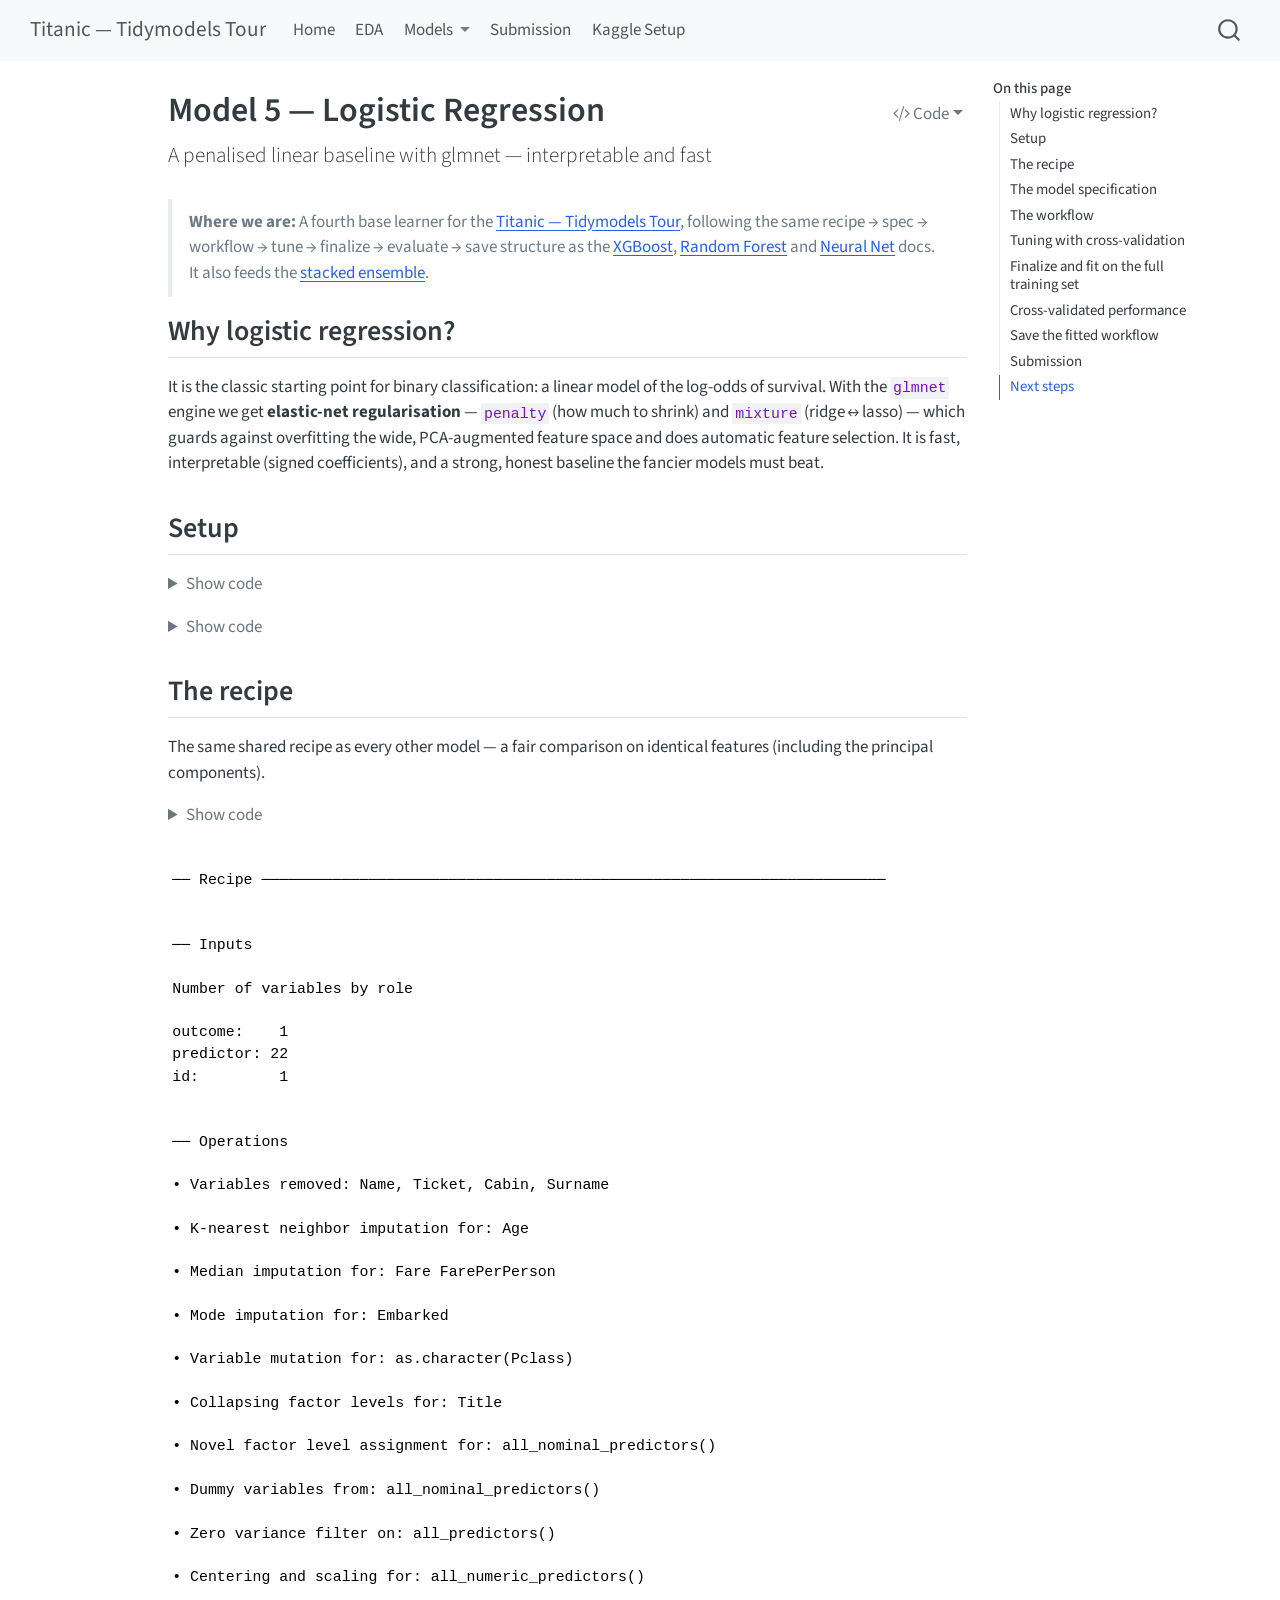
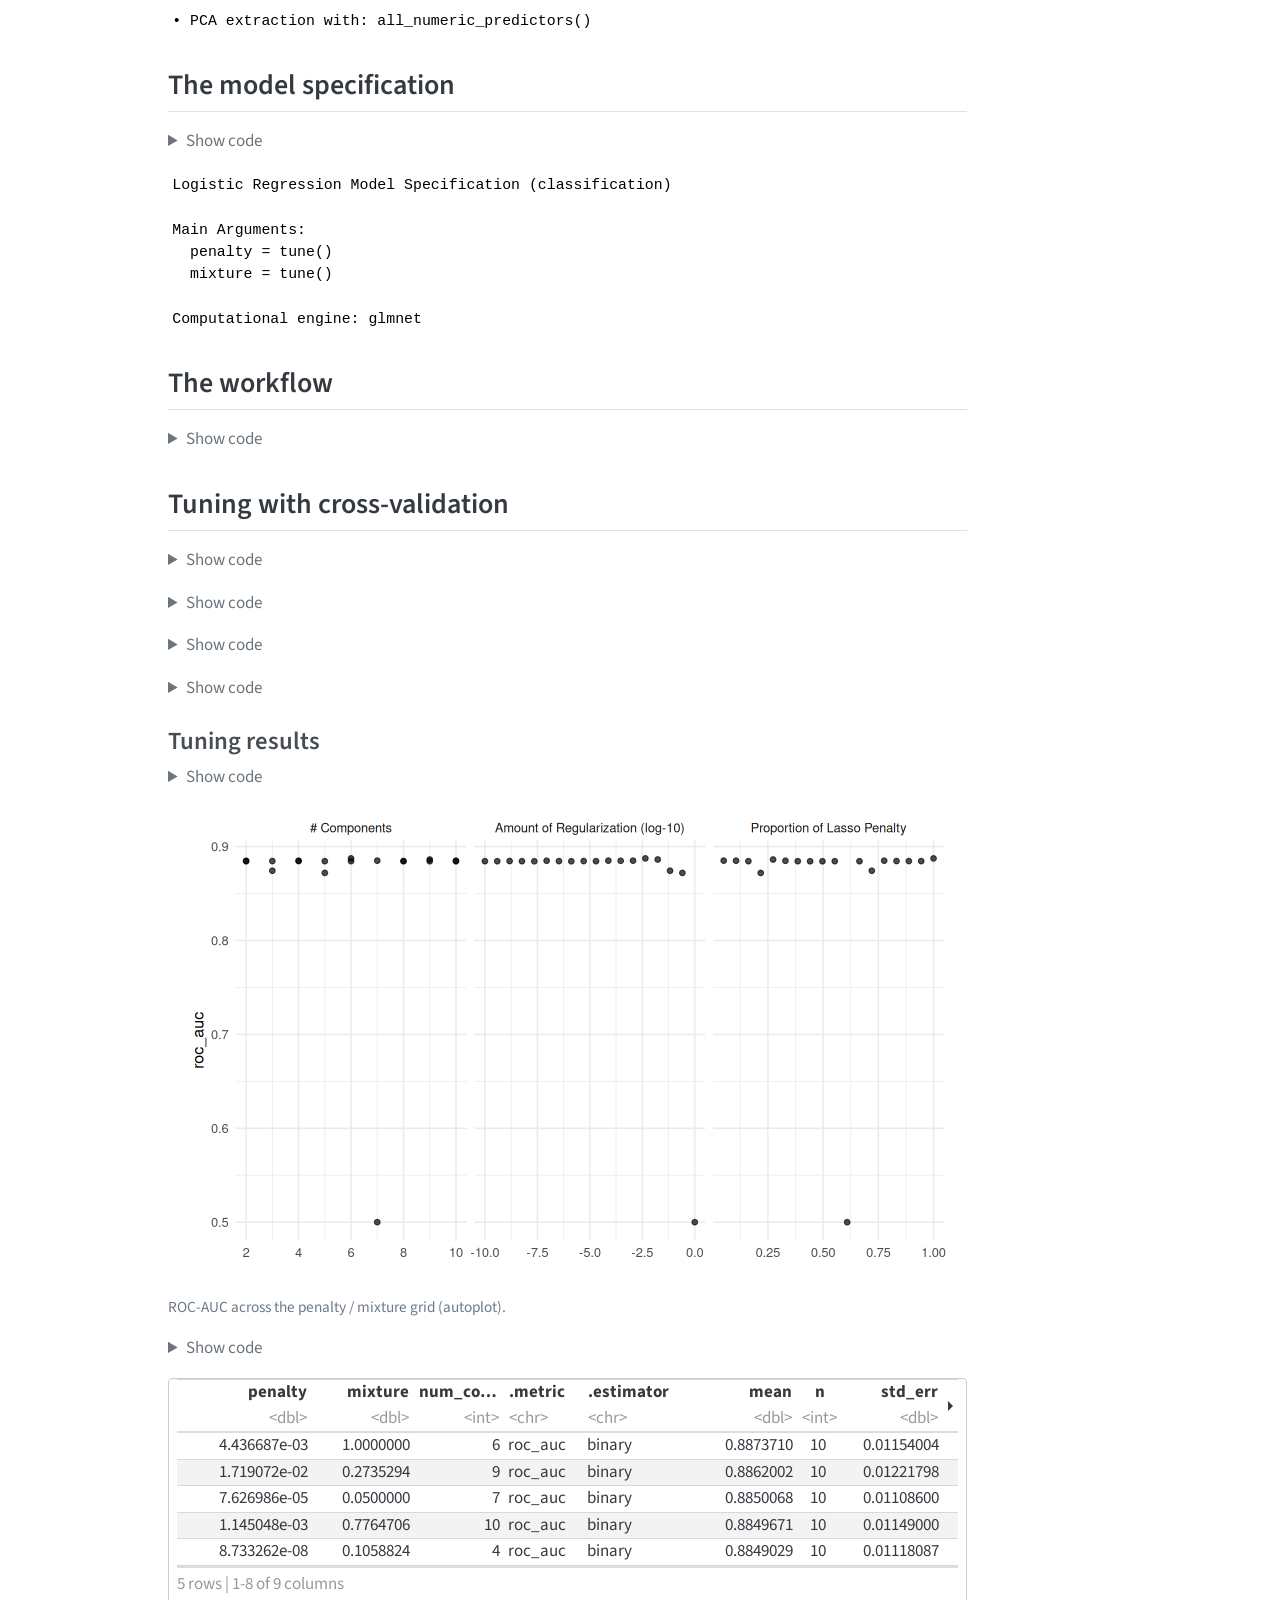
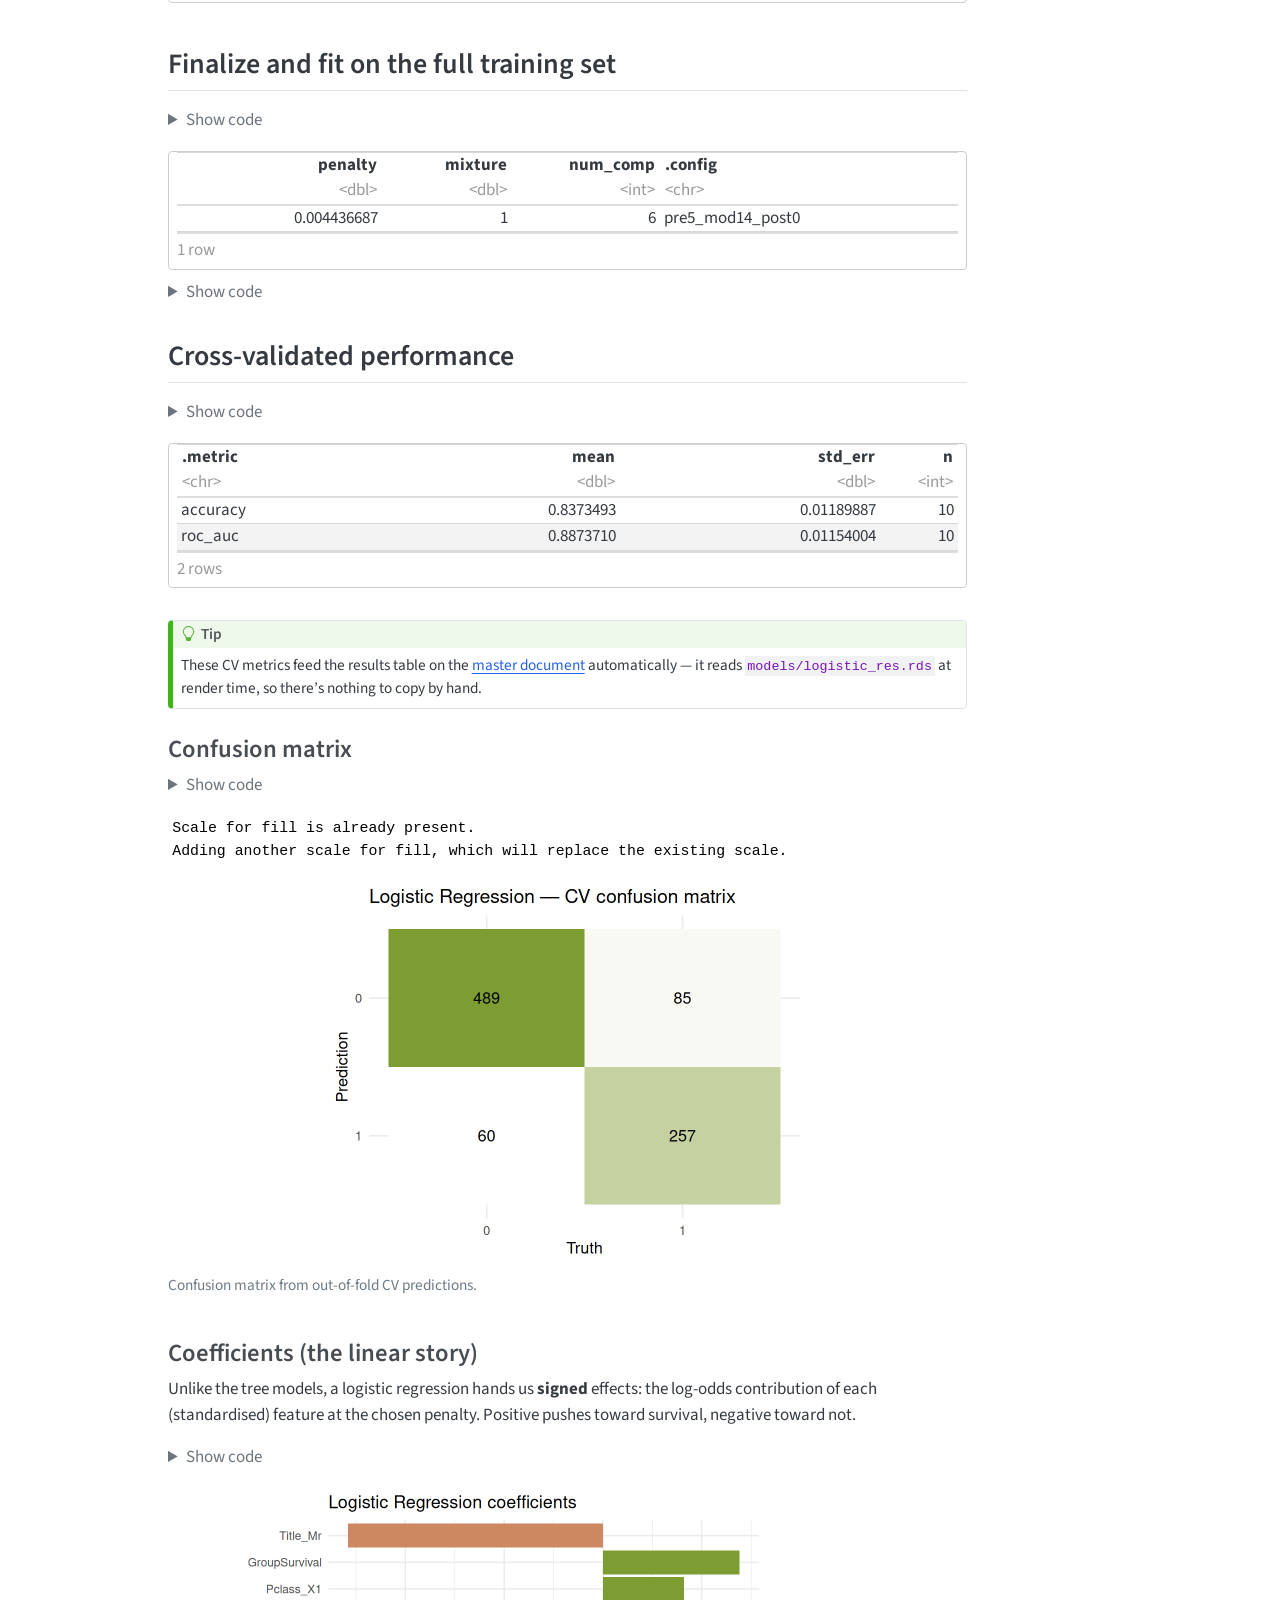
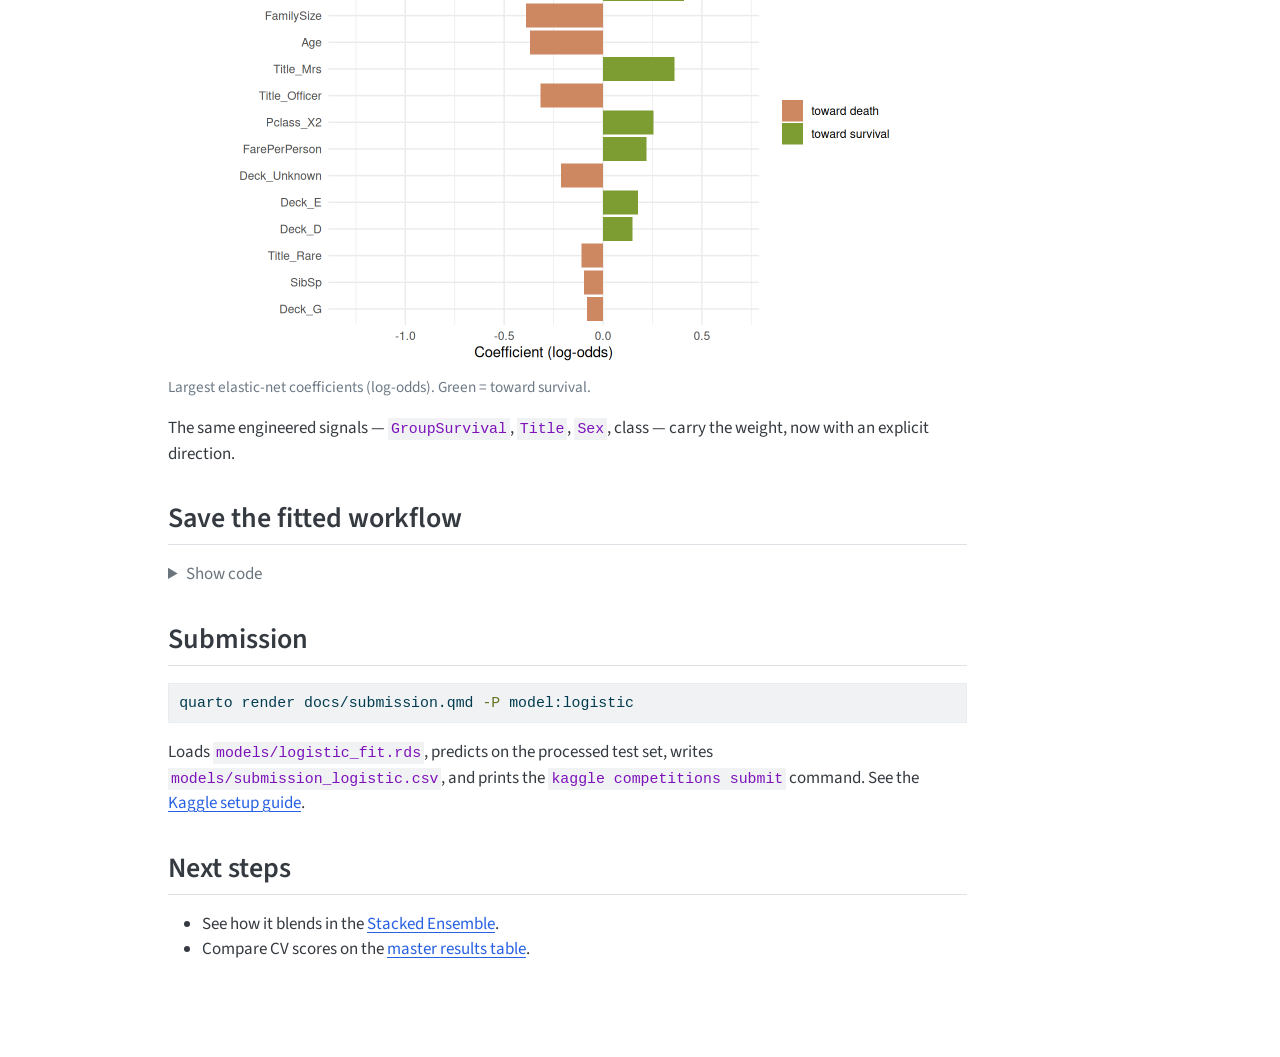
<file: docs/06-logistic.html>
<!DOCTYPE html>
<html xmlns="http://www.w3.org/1999/xhtml" lang="en" xml:lang="en"><head>

<meta charset="utf-8">
<meta name="generator" content="quarto-1.9.38">

<meta name="viewport" content="width=device-width, initial-scale=1.0, user-scalable=yes">


<title>Model 5 — Logistic Regression – Titanic — Tidymodels Tour</title>
<style>
/* Default styles provided by pandoc.
** See https://pandoc.org/MANUAL.html#variables-for-html for config info.
*/
code{white-space: pre-wrap;}
span.smallcaps{font-variant: small-caps;}
div.columns{display: flex; gap: min(4vw, 1.5em);}
div.column{flex: auto; overflow-x: auto;}
div.hanging-indent{margin-left: 1.5em; text-indent: -1.5em;}
ul.task-list{list-style: none;}
ul.task-list li input[type="checkbox"] {
  width: 0.8em;
  margin: 0 0.8em 0.2em -1em; /* quarto-specific, see https://github.com/quarto-dev/quarto-cli/issues/4556 */ 
  vertical-align: middle;
}
/* CSS for syntax highlighting */
html { -webkit-text-size-adjust: 100%; }
pre > code.sourceCode { white-space: pre; position: relative; }
pre > code.sourceCode > span { display: inline-block; line-height: 1.25; }
pre > code.sourceCode > span:empty { height: 1.2em; }
.sourceCode { overflow: visible; }
code.sourceCode > span { color: inherit; text-decoration: inherit; }
div.sourceCode { margin: 1em 0; }
pre.sourceCode { margin: 0; }
@media screen {
div.sourceCode { overflow: auto; }
}
@media print {
pre > code.sourceCode { white-space: pre-wrap; }
pre > code.sourceCode > span { text-indent: -5em; padding-left: 5em; }
}
pre.numberSource code
  { counter-reset: source-line 0; }
pre.numberSource code > span
  { position: relative; left: -4em; counter-increment: source-line; }
pre.numberSource code > span > a:first-child::before
  { content: counter(source-line);
    position: relative; left: -1em; text-align: right; vertical-align: baseline;
    border: none; display: inline-block;
    -webkit-touch-callout: none; -webkit-user-select: none;
    -khtml-user-select: none; -moz-user-select: none;
    -ms-user-select: none; user-select: none;
    padding: 0 4px; width: 4em;
  }
pre.numberSource { margin-left: 3em;  padding-left: 4px; }
div.sourceCode
  {   }
@media screen {
pre > code.sourceCode > span > a:first-child::before { text-decoration: underline; }
}
</style>


<script src="../site_libs/quarto-nav/quarto-nav.js"></script>
<script src="../site_libs/quarto-nav/headroom.min.js"></script>
<script src="../site_libs/clipboard/clipboard.min.js"></script>
<script src="../site_libs/quarto-search/autocomplete.umd.js"></script>
<script src="../site_libs/quarto-search/fuse.min.js"></script>
<script src="../site_libs/quarto-search/quarto-search.js"></script>
<meta name="quarto:offset" content="../">
<script src="../site_libs/quarto-html/quarto.js" type="module"></script>
<script src="../site_libs/quarto-html/tabsets/tabsets.js" type="module"></script>
<script src="../site_libs/quarto-html/popper.min.js"></script>
<script src="../site_libs/quarto-html/tippy.umd.min.js"></script>
<script src="../site_libs/quarto-html/anchor.min.js"></script>
<link href="../site_libs/quarto-html/tippy.css" rel="stylesheet">
<link href="../site_libs/quarto-html/quarto-syntax-highlighting-15634bcf2e68342d4ad2dfa704d543f6.css" rel="stylesheet" id="quarto-text-highlighting-styles">
<script src="../site_libs/bootstrap/bootstrap.min.js"></script>
<link href="../site_libs/bootstrap/bootstrap-icons.css" rel="stylesheet">
<link href="../site_libs/bootstrap/bootstrap-bba5ebae505b5c03f3f0d8040a416a6b.min.css" rel="stylesheet" append-hash="true" id="quarto-bootstrap" data-mode="light">
<script id="quarto-search-options" type="application/json">{
  "location": "navbar",
  "copy-button": false,
  "collapse-after": 3,
  "panel-placement": "end",
  "type": "overlay",
  "limit": 50,
  "keyboard-shortcut": [
    "f",
    "/",
    "s"
  ],
  "show-item-context": false,
  "language": {
    "search-no-results-text": "No results",
    "search-matching-documents-text": "matching documents",
    "search-copy-link-title": "Copy link to search",
    "search-hide-matches-text": "Hide additional matches",
    "search-more-match-text": "more match in this document",
    "search-more-matches-text": "more matches in this document",
    "search-clear-button-title": "Clear",
    "search-text-placeholder": "",
    "search-detached-cancel-button-title": "Cancel",
    "search-submit-button-title": "Submit",
    "search-label": "Search"
  }
}</script>
<link href="../site_libs/pagedtable-1.1/css/pagedtable.css" rel="stylesheet">
<script src="../site_libs/pagedtable-1.1/js/pagedtable.js"></script>


</head>

<body class="nav-fixed quarto-light">

<div id="quarto-search-results"></div>
  <header id="quarto-header" class="headroom fixed-top">
    <nav class="navbar navbar-expand-lg " data-bs-theme="dark">
      <div class="navbar-container container-fluid">
      <div class="navbar-brand-container mx-auto">
    <a class="navbar-brand" href="../index.html">
    <span class="navbar-title">Titanic — Tidymodels Tour</span>
    </a>
  </div>
            <div id="quarto-search" class="" title="Search"></div>
          <button class="navbar-toggler" type="button" data-bs-toggle="collapse" data-bs-target="#navbarCollapse" aria-controls="navbarCollapse" role="menu" aria-expanded="false" aria-label="Toggle navigation" onclick="if (window.quartoToggleHeadroom) { window.quartoToggleHeadroom(); }">
  <span class="navbar-toggler-icon"></span>
</button>
          <div class="collapse navbar-collapse" id="navbarCollapse">
            <ul class="navbar-nav navbar-nav-scroll me-auto">
  <li class="nav-item">
    <a class="nav-link" href="../index.html"> 
<span class="menu-text">Home</span></a>
  </li>  
  <li class="nav-item">
    <a class="nav-link" href="../docs/01-eda.html"> 
<span class="menu-text">EDA</span></a>
  </li>  
  <li class="nav-item dropdown ">
    <a class="nav-link dropdown-toggle" href="#" id="nav-menu-models" role="link" data-bs-toggle="dropdown" aria-expanded="false">
 <span class="menu-text">Models</span>
    </a>
    <ul class="dropdown-menu" aria-labelledby="nav-menu-models">    
        <li>
    <a class="dropdown-item" href="../docs/02-xgboost.html">
 <span class="dropdown-text">XGBoost</span></a>
  </li>  
        <li>
    <a class="dropdown-item" href="../docs/03-random-forest.html">
 <span class="dropdown-text">Random Forest</span></a>
  </li>  
        <li>
    <a class="dropdown-item" href="../docs/04-neural-net.html">
 <span class="dropdown-text">Neural Net</span></a>
  </li>  
        <li>
    <a class="dropdown-item" href="../docs/06-logistic.html">
 <span class="dropdown-text">Logistic Regression</span></a>
  </li>  
        <li>
    <a class="dropdown-item" href="../docs/07-svm.html">
 <span class="dropdown-text">Support Vector Machine</span></a>
  </li>  
        <li>
    <a class="dropdown-item" href="../docs/08-mars.html">
 <span class="dropdown-text">MARS</span></a>
  </li>  
        <li>
    <a class="dropdown-item" href="../docs/05-stack.html">
 <span class="dropdown-text">Stacked Ensemble</span></a>
  </li>  
    </ul>
  </li>
  <li class="nav-item">
    <a class="nav-link" href="../docs/submission.html"> 
<span class="menu-text">Submission</span></a>
  </li>  
  <li class="nav-item">
    <a class="nav-link" href="../docs/setup-kaggle.html"> 
<span class="menu-text">Kaggle Setup</span></a>
  </li>  
</ul>
          </div> <!-- /navcollapse -->
            <div class="quarto-navbar-tools">
</div>
      </div> <!-- /container-fluid -->
    </nav>
</header>
<!-- content -->
<div id="quarto-content" class="quarto-container page-columns page-rows-contents page-layout-article page-navbar">
<!-- sidebar -->
<!-- margin-sidebar -->
    <div id="quarto-margin-sidebar" class="sidebar margin-sidebar">
        <nav id="TOC" role="doc-toc" class="toc-active">
    <h2 id="toc-title">On this page</h2>
   
  <ul>
  <li><a href="#why-logistic-regression" id="toc-why-logistic-regression" class="nav-link active" data-scroll-target="#why-logistic-regression">Why logistic regression?</a></li>
  <li><a href="#setup" id="toc-setup" class="nav-link" data-scroll-target="#setup">Setup</a></li>
  <li><a href="#the-recipe" id="toc-the-recipe" class="nav-link" data-scroll-target="#the-recipe">The recipe</a></li>
  <li><a href="#the-model-specification" id="toc-the-model-specification" class="nav-link" data-scroll-target="#the-model-specification">The model specification</a></li>
  <li><a href="#the-workflow" id="toc-the-workflow" class="nav-link" data-scroll-target="#the-workflow">The workflow</a></li>
  <li><a href="#tuning-with-cross-validation" id="toc-tuning-with-cross-validation" class="nav-link" data-scroll-target="#tuning-with-cross-validation">Tuning with cross-validation</a>
  <ul class="collapse">
  <li><a href="#tuning-results" id="toc-tuning-results" class="nav-link" data-scroll-target="#tuning-results">Tuning results</a></li>
  </ul></li>
  <li><a href="#finalize-and-fit-on-the-full-training-set" id="toc-finalize-and-fit-on-the-full-training-set" class="nav-link" data-scroll-target="#finalize-and-fit-on-the-full-training-set">Finalize and fit on the full training set</a></li>
  <li><a href="#cross-validated-performance" id="toc-cross-validated-performance" class="nav-link" data-scroll-target="#cross-validated-performance">Cross-validated performance</a>
  <ul class="collapse">
  <li><a href="#confusion-matrix" id="toc-confusion-matrix" class="nav-link" data-scroll-target="#confusion-matrix">Confusion matrix</a></li>
  <li><a href="#coefficients-the-linear-story" id="toc-coefficients-the-linear-story" class="nav-link" data-scroll-target="#coefficients-the-linear-story">Coefficients (the linear story)</a></li>
  </ul></li>
  <li><a href="#save-the-fitted-workflow" id="toc-save-the-fitted-workflow" class="nav-link" data-scroll-target="#save-the-fitted-workflow">Save the fitted workflow</a></li>
  <li><a href="#submission" id="toc-submission" class="nav-link" data-scroll-target="#submission">Submission</a></li>
  <li><a href="#next-steps" id="toc-next-steps" class="nav-link" data-scroll-target="#next-steps">Next steps</a></li>
  </ul>
</nav>
    </div>
<!-- main -->
<main class="content" id="quarto-document-content">

<header id="title-block-header" class="quarto-title-block default">
<div class="quarto-title">
<div class="quarto-title-block"><div><h1 class="title">Model 5 — Logistic Regression</h1><button type="button" class="btn code-tools-button dropdown-toggle" id="quarto-code-tools-menu" data-bs-toggle="dropdown" aria-expanded="false"><i class="bi"></i> Code</button><ul class="dropdown-menu dropdown-menu-end" aria-labelelledby="quarto-code-tools-menu"><li><a id="quarto-show-all-code" class="dropdown-item" href="javascript:void(0)" role="button">Show All Code</a></li><li><a id="quarto-hide-all-code" class="dropdown-item" href="javascript:void(0)" role="button">Hide All Code</a></li><li><hr class="dropdown-divider"></li><li><a id="quarto-view-source" class="dropdown-item" href="javascript:void(0)" role="button">View Source</a></li></ul></div></div>
<p class="subtitle lead">A penalised linear baseline with glmnet — interpretable and fast</p>
</div>



<div class="quarto-title-meta">

    
  
    
  </div>
  


</header>


<blockquote class="blockquote">
<p><strong>Where we are:</strong> A fourth base learner for the <a href="../index.html">Titanic — Tidymodels Tour</a>, following the same recipe → spec → workflow → tune → finalize → evaluate → save structure as the <a href="../docs/02-xgboost.html">XGBoost</a>, <a href="../docs/03-random-forest.html">Random Forest</a> and <a href="../docs/04-neural-net.html">Neural Net</a> docs. It also feeds the <a href="../docs/05-stack.html">stacked ensemble</a>.</p>
</blockquote>
<section id="why-logistic-regression" class="level2">
<h2 class="anchored" data-anchor-id="why-logistic-regression">Why logistic regression?</h2>
<p>It is the classic starting point for binary classification: a linear model of the log-odds of survival. With the <code>glmnet</code> engine we get <strong>elastic-net regularisation</strong> — <code>penalty</code> (how much to shrink) and <code>mixture</code> (ridge ↔︎ lasso) — which guards against overfitting the wide, PCA-augmented feature space and does automatic feature selection. It is fast, interpretable (signed coefficients), and a strong, honest baseline the fancier models must beat.</p>
</section>
<section id="setup" class="level2">
<h2 class="anchored" data-anchor-id="setup">Setup</h2>
<div class="cell">
<details class="code-fold">
<summary>Show code</summary>
<div class="code-copy-outer-scaffold"><div class="sourceCode cell-code" id="cb1"><pre class="sourceCode r code-with-copy"><code class="sourceCode r"><span id="cb1-1"><a href="#cb1-1" aria-hidden="true" tabindex="-1"></a><span class="fu">source</span>(here<span class="sc">::</span><span class="fu">here</span>(<span class="st">"R"</span>, <span class="st">"00_setup.R"</span>))      <span class="co"># tidyverse + tidymodels, seed = 42</span></span>
<span id="cb1-2"><a href="#cb1-2" aria-hidden="true" tabindex="-1"></a><span class="fu">source</span>(<span class="fu">here</span>(<span class="st">"R"</span>, <span class="st">"02_features.R"</span>))         <span class="co"># make_recipe(data)</span></span>
<span id="cb1-3"><a href="#cb1-3" aria-hidden="true" tabindex="-1"></a></span>
<span id="cb1-4"><a href="#cb1-4" aria-hidden="true" tabindex="-1"></a><span class="fu">library</span>(tidyverse)</span>
<span id="cb1-5"><a href="#cb1-5" aria-hidden="true" tabindex="-1"></a><span class="fu">library</span>(tidymodels)</span>
<span id="cb1-6"><a href="#cb1-6" aria-hidden="true" tabindex="-1"></a><span class="fu">library</span>(here)</span>
<span id="cb1-7"><a href="#cb1-7" aria-hidden="true" tabindex="-1"></a><span class="fu">library</span>(glmnet)   <span class="co"># penalised logistic regression engine</span></span></code></pre></div><button title="Copy to Clipboard" class="code-copy-button"><i class="bi"></i></button></div>
</details>
</div>
<div class="cell">
<details class="code-fold">
<summary>Show code</summary>
<div class="code-copy-outer-scaffold"><div class="sourceCode cell-code" id="cb2"><pre class="sourceCode r code-with-copy"><code class="sourceCode r"><span id="cb2-1"><a href="#cb2-1" aria-hidden="true" tabindex="-1"></a>train <span class="ot">&lt;-</span> <span class="fu">read_csv</span>(<span class="fu">here</span>(<span class="st">"data"</span>, <span class="st">"processed"</span>, <span class="st">"train.csv"</span>)) <span class="sc">|&gt;</span></span>
<span id="cb2-2"><a href="#cb2-2" aria-hidden="true" tabindex="-1"></a>  <span class="fu">mutate</span>(<span class="at">Survived =</span> <span class="fu">factor</span>(Survived, <span class="at">levels =</span> <span class="fu">c</span>(<span class="st">"0"</span>, <span class="st">"1"</span>)))</span></code></pre></div><button title="Copy to Clipboard" class="code-copy-button"><i class="bi"></i></button></div>
</details>
</div>
</section>
<section id="the-recipe" class="level2">
<h2 class="anchored" data-anchor-id="the-recipe">The recipe</h2>
<p>The same shared recipe as every other model — a fair comparison on identical features (including the principal components).</p>
<div class="cell">
<details class="code-fold">
<summary>Show code</summary>
<div class="code-copy-outer-scaffold"><div class="sourceCode cell-code" id="cb3"><pre class="sourceCode r code-with-copy"><code class="sourceCode r"><span id="cb3-1"><a href="#cb3-1" aria-hidden="true" tabindex="-1"></a>logistic_recipe <span class="ot">&lt;-</span> <span class="fu">make_recipe</span>(train)</span>
<span id="cb3-2"><a href="#cb3-2" aria-hidden="true" tabindex="-1"></a>logistic_recipe</span></code></pre></div><button title="Copy to Clipboard" class="code-copy-button"><i class="bi"></i></button></div>
</details>
<div class="cell-output cell-output-stderr">
<pre><code></code></pre>
</div>
<div class="cell-output cell-output-stderr">
<pre><code>── Recipe ──────────────────────────────────────────────────────────────────────</code></pre>
</div>
<div class="cell-output cell-output-stderr">
<pre><code></code></pre>
</div>
<div class="cell-output cell-output-stderr">
<pre><code>── Inputs </code></pre>
</div>
<div class="cell-output cell-output-stderr">
<pre><code>Number of variables by role</code></pre>
</div>
<div class="cell-output cell-output-stderr">
<pre><code>outcome:    1
predictor: 22
id:         1</code></pre>
</div>
<div class="cell-output cell-output-stderr">
<pre><code></code></pre>
</div>
<div class="cell-output cell-output-stderr">
<pre><code>── Operations </code></pre>
</div>
<div class="cell-output cell-output-stderr">
<pre><code>• Variables removed: Name, Ticket, Cabin, Surname</code></pre>
</div>
<div class="cell-output cell-output-stderr">
<pre><code>• K-nearest neighbor imputation for: Age</code></pre>
</div>
<div class="cell-output cell-output-stderr">
<pre><code>• Median imputation for: Fare FarePerPerson</code></pre>
</div>
<div class="cell-output cell-output-stderr">
<pre><code>• Mode imputation for: Embarked</code></pre>
</div>
<div class="cell-output cell-output-stderr">
<pre><code>• Variable mutation for: as.character(Pclass)</code></pre>
</div>
<div class="cell-output cell-output-stderr">
<pre><code>• Collapsing factor levels for: Title</code></pre>
</div>
<div class="cell-output cell-output-stderr">
<pre><code>• Novel factor level assignment for: all_nominal_predictors()</code></pre>
</div>
<div class="cell-output cell-output-stderr">
<pre><code>• Dummy variables from: all_nominal_predictors()</code></pre>
</div>
<div class="cell-output cell-output-stderr">
<pre><code>• Zero variance filter on: all_predictors()</code></pre>
</div>
<div class="cell-output cell-output-stderr">
<pre><code>• Centering and scaling for: all_numeric_predictors()</code></pre>
</div>
<div class="cell-output cell-output-stderr">
<pre><code>• PCA extraction with: all_numeric_predictors()</code></pre>
</div>
</div>
</section>
<section id="the-model-specification" class="level2">
<h2 class="anchored" data-anchor-id="the-model-specification">The model specification</h2>
<div class="cell">
<details class="code-fold">
<summary>Show code</summary>
<div class="code-copy-outer-scaffold"><div class="sourceCode cell-code" id="cb23"><pre class="sourceCode r code-with-copy"><code class="sourceCode r"><span id="cb23-1"><a href="#cb23-1" aria-hidden="true" tabindex="-1"></a><span class="co"># Elastic-net logistic regression: penalty = shrinkage strength, mixture = the</span></span>
<span id="cb23-2"><a href="#cb23-2" aria-hidden="true" tabindex="-1"></a><span class="co"># ridge(0) &lt;-&gt; lasso(1) balance. Both tuned.</span></span>
<span id="cb23-3"><a href="#cb23-3" aria-hidden="true" tabindex="-1"></a>logistic_spec <span class="ot">&lt;-</span> <span class="fu">logistic_reg</span>(</span>
<span id="cb23-4"><a href="#cb23-4" aria-hidden="true" tabindex="-1"></a>  <span class="at">penalty =</span> <span class="fu">tune</span>(),</span>
<span id="cb23-5"><a href="#cb23-5" aria-hidden="true" tabindex="-1"></a>  <span class="at">mixture =</span> <span class="fu">tune</span>()</span>
<span id="cb23-6"><a href="#cb23-6" aria-hidden="true" tabindex="-1"></a>) <span class="sc">|&gt;</span></span>
<span id="cb23-7"><a href="#cb23-7" aria-hidden="true" tabindex="-1"></a>  <span class="fu">set_engine</span>(<span class="st">"glmnet"</span>) <span class="sc">|&gt;</span></span>
<span id="cb23-8"><a href="#cb23-8" aria-hidden="true" tabindex="-1"></a>  <span class="fu">set_mode</span>(<span class="st">"classification"</span>)</span>
<span id="cb23-9"><a href="#cb23-9" aria-hidden="true" tabindex="-1"></a></span>
<span id="cb23-10"><a href="#cb23-10" aria-hidden="true" tabindex="-1"></a>logistic_spec</span></code></pre></div><button title="Copy to Clipboard" class="code-copy-button"><i class="bi"></i></button></div>
</details>
<div class="cell-output cell-output-stdout">
<pre><code>Logistic Regression Model Specification (classification)

Main Arguments:
  penalty = tune()
  mixture = tune()

Computational engine: glmnet </code></pre>
</div>
</div>
</section>
<section id="the-workflow" class="level2">
<h2 class="anchored" data-anchor-id="the-workflow">The workflow</h2>
<div class="cell">
<details class="code-fold">
<summary>Show code</summary>
<div class="code-copy-outer-scaffold"><div class="sourceCode cell-code" id="cb25"><pre class="sourceCode r code-with-copy"><code class="sourceCode r"><span id="cb25-1"><a href="#cb25-1" aria-hidden="true" tabindex="-1"></a>logistic_wf <span class="ot">&lt;-</span> <span class="fu">workflow</span>() <span class="sc">|&gt;</span></span>
<span id="cb25-2"><a href="#cb25-2" aria-hidden="true" tabindex="-1"></a>  <span class="fu">add_recipe</span>(logistic_recipe) <span class="sc">|&gt;</span></span>
<span id="cb25-3"><a href="#cb25-3" aria-hidden="true" tabindex="-1"></a>  <span class="fu">add_model</span>(logistic_spec)</span></code></pre></div><button title="Copy to Clipboard" class="code-copy-button"><i class="bi"></i></button></div>
</details>
</div>
</section>
<section id="tuning-with-cross-validation" class="level2">
<h2 class="anchored" data-anchor-id="tuning-with-cross-validation">Tuning with cross-validation</h2>
<div class="cell">
<details class="code-fold">
<summary>Show code</summary>
<div class="code-copy-outer-scaffold"><div class="sourceCode cell-code" id="cb26"><pre class="sourceCode r code-with-copy"><code class="sourceCode r"><span id="cb26-1"><a href="#cb26-1" aria-hidden="true" tabindex="-1"></a><span class="fu">set.seed</span>(<span class="dv">42</span>)</span>
<span id="cb26-2"><a href="#cb26-2" aria-hidden="true" tabindex="-1"></a>folds <span class="ot">&lt;-</span> <span class="fu">vfold_cv</span>(train, <span class="at">v =</span> <span class="dv">10</span>, <span class="at">strata =</span> Survived)</span></code></pre></div><button title="Copy to Clipboard" class="code-copy-button"><i class="bi"></i></button></div>
</details>
</div>
<div class="cell">
<details class="code-fold">
<summary>Show code</summary>
<div class="code-copy-outer-scaffold"><div class="sourceCode cell-code" id="cb27"><pre class="sourceCode r code-with-copy"><code class="sourceCode r"><span id="cb27-1"><a href="#cb27-1" aria-hidden="true" tabindex="-1"></a><span class="co"># The recipe adds PCA internally, so num_comp is tunable too. finalize() against</span></span>
<span id="cb27-2"><a href="#cb27-2" aria-hidden="true" tabindex="-1"></a><span class="co"># a prepped predictor set resolves any data-dependent ranges.</span></span>
<span id="cb27-3"><a href="#cb27-3" aria-hidden="true" tabindex="-1"></a>preds <span class="ot">&lt;-</span> <span class="fu">prep</span>(<span class="fu">make_recipe</span>(train, <span class="at">num_comp =</span> <span class="dv">2</span>)) <span class="sc">|&gt;</span></span>
<span id="cb27-4"><a href="#cb27-4" aria-hidden="true" tabindex="-1"></a>  <span class="fu">bake</span>(<span class="at">new_data =</span> <span class="cn">NULL</span>) <span class="sc">|&gt;</span></span>
<span id="cb27-5"><a href="#cb27-5" aria-hidden="true" tabindex="-1"></a>  <span class="fu">select</span>(<span class="sc">-</span>Survived, <span class="sc">-</span>PassengerId)</span>
<span id="cb27-6"><a href="#cb27-6" aria-hidden="true" tabindex="-1"></a></span>
<span id="cb27-7"><a href="#cb27-7" aria-hidden="true" tabindex="-1"></a>logistic_params <span class="ot">&lt;-</span> <span class="fu">extract_parameter_set_dials</span>(logistic_wf) <span class="sc">|&gt;</span></span>
<span id="cb27-8"><a href="#cb27-8" aria-hidden="true" tabindex="-1"></a>  <span class="fu">finalize</span>(preds) <span class="sc">|&gt;</span></span>
<span id="cb27-9"><a href="#cb27-9" aria-hidden="true" tabindex="-1"></a>  <span class="fu">update</span>(<span class="at">num_comp =</span> <span class="fu">num_comp</span>(<span class="at">range =</span> <span class="fu">c</span>(<span class="dv">2</span>L, <span class="dv">10</span>L)))</span>
<span id="cb27-10"><a href="#cb27-10" aria-hidden="true" tabindex="-1"></a></span>
<span id="cb27-11"><a href="#cb27-11" aria-hidden="true" tabindex="-1"></a><span class="fu">set.seed</span>(<span class="dv">42</span>)</span>
<span id="cb27-12"><a href="#cb27-12" aria-hidden="true" tabindex="-1"></a>logistic_grid <span class="ot">&lt;-</span> <span class="fu">grid_space_filling</span>(logistic_params, <span class="at">size =</span> <span class="dv">18</span>)</span></code></pre></div><button title="Copy to Clipboard" class="code-copy-button"><i class="bi"></i></button></div>
</details>
</div>
<div class="cell">
<details class="code-fold">
<summary>Show code</summary>
<div class="code-copy-outer-scaffold"><div class="sourceCode cell-code" id="cb28"><pre class="sourceCode r code-with-copy"><code class="sourceCode r"><span id="cb28-1"><a href="#cb28-1" aria-hidden="true" tabindex="-1"></a>logistic_metrics <span class="ot">&lt;-</span> <span class="fu">metric_set</span>(roc_auc, accuracy)</span>
<span id="cb28-2"><a href="#cb28-2" aria-hidden="true" tabindex="-1"></a></span>
<span id="cb28-3"><a href="#cb28-3" aria-hidden="true" tabindex="-1"></a><span class="fu">set.seed</span>(<span class="dv">42</span>)</span>
<span id="cb28-4"><a href="#cb28-4" aria-hidden="true" tabindex="-1"></a>logistic_tuned <span class="ot">&lt;-</span> <span class="fu">tune_grid</span>(</span>
<span id="cb28-5"><a href="#cb28-5" aria-hidden="true" tabindex="-1"></a>  logistic_wf,</span>
<span id="cb28-6"><a href="#cb28-6" aria-hidden="true" tabindex="-1"></a>  <span class="at">resamples =</span> folds,</span>
<span id="cb28-7"><a href="#cb28-7" aria-hidden="true" tabindex="-1"></a>  <span class="at">grid      =</span> logistic_grid,</span>
<span id="cb28-8"><a href="#cb28-8" aria-hidden="true" tabindex="-1"></a>  <span class="at">metrics   =</span> logistic_metrics,</span>
<span id="cb28-9"><a href="#cb28-9" aria-hidden="true" tabindex="-1"></a>  <span class="at">control   =</span> <span class="fu">control_grid</span>(<span class="at">save_pred =</span> <span class="cn">TRUE</span>, <span class="at">save_workflow =</span> <span class="cn">TRUE</span>, <span class="at">event_level =</span> <span class="st">"second"</span>)</span>
<span id="cb28-10"><a href="#cb28-10" aria-hidden="true" tabindex="-1"></a>)</span></code></pre></div><button title="Copy to Clipboard" class="code-copy-button"><i class="bi"></i></button></div>
</details>
</div>
<div class="cell">
<details class="code-fold">
<summary>Show code</summary>
<div class="code-copy-outer-scaffold"><div class="sourceCode cell-code" id="cb29"><pre class="sourceCode r code-with-copy"><code class="sourceCode r"><span id="cb29-1"><a href="#cb29-1" aria-hidden="true" tabindex="-1"></a><span class="fu">saveRDS</span>(logistic_tuned, <span class="fu">here</span>(<span class="st">"models"</span>, <span class="st">"logistic_res.rds"</span>))</span></code></pre></div><button title="Copy to Clipboard" class="code-copy-button"><i class="bi"></i></button></div>
</details>
</div>
<section id="tuning-results" class="level3">
<h3 class="anchored" data-anchor-id="tuning-results">Tuning results</h3>
<div class="cell">
<details class="code-fold">
<summary>Show code</summary>
<div class="code-copy-outer-scaffold"><div class="sourceCode cell-code" id="cb30"><pre class="sourceCode r code-with-copy"><code class="sourceCode r"><span id="cb30-1"><a href="#cb30-1" aria-hidden="true" tabindex="-1"></a><span class="fu">autoplot</span>(logistic_tuned, <span class="at">metric =</span> <span class="st">"roc_auc"</span>)</span></code></pre></div><button title="Copy to Clipboard" class="code-copy-button"><i class="bi"></i></button></div>
</details>
<div class="cell-output-display">
<div class="quarto-figure quarto-figure-center">
<figure class="figure">
<p><img src="06-logistic_files/figure-html/tune-plot-1.png" class="img-fluid figure-img" width="768"></p>
<figcaption>ROC-AUC across the penalty / mixture grid (autoplot).</figcaption>
</figure>
</div>
</div>
</div>
<div class="cell">
<details class="code-fold">
<summary>Show code</summary>
<div class="code-copy-outer-scaffold"><div class="sourceCode cell-code" id="cb31"><pre class="sourceCode r code-with-copy"><code class="sourceCode r"><span id="cb31-1"><a href="#cb31-1" aria-hidden="true" tabindex="-1"></a><span class="fu">show_best</span>(logistic_tuned, <span class="at">metric =</span> <span class="st">"roc_auc"</span>, <span class="at">n =</span> <span class="dv">5</span>)</span></code></pre></div><button title="Copy to Clipboard" class="code-copy-button"><i class="bi"></i></button></div>
</details>
<div class="cell-output-display">
<div data-pagedtable="false">
  <script data-pagedtable-source="" type="application/json">
{"columns":[{"label":["penalty"],"name":[1],"type":["dbl"],"align":["right"]},{"label":["mixture"],"name":[2],"type":["dbl"],"align":["right"]},{"label":["num_comp"],"name":[3],"type":["int"],"align":["right"]},{"label":[".metric"],"name":[4],"type":["chr"],"align":["left"]},{"label":[".estimator"],"name":[5],"type":["chr"],"align":["left"]},{"label":["mean"],"name":[6],"type":["dbl"],"align":["right"]},{"label":["n"],"name":[7],"type":["int"],"align":["right"]},{"label":["std_err"],"name":[8],"type":["dbl"],"align":["right"]},{"label":[".config"],"name":[9],"type":["chr"],"align":["left"]}],"data":[{"1":"4.436687e-03","2":"1.0000000","3":"6","4":"roc_auc","5":"binary","6":"0.8873710","7":"10","8":"0.01154004","9":"pre5_mod14_post0"},{"1":"1.719072e-02","2":"0.2735294","3":"9","4":"roc_auc","5":"binary","6":"0.8862002","7":"10","8":"0.01221798","9":"pre8_mod15_post0"},{"1":"7.626986e-05","2":"0.0500000","3":"7","4":"roc_auc","5":"binary","6":"0.8850068","7":"10","8":"0.01108600","9":"pre6_mod11_post0"},{"1":"1.145048e-03","2":"0.7764706","3":"10","4":"roc_auc","5":"binary","6":"0.8849671","7":"10","8":"0.01149000","9":"pre9_mod13_post0"},{"1":"8.733262e-08","2":"0.1058824","3":"4","4":"roc_auc","5":"binary","6":"0.8849029","7":"10","8":"0.01118087","9":"pre3_mod06_post0"}],"options":{"columns":{"min":{},"max":[10]},"rows":{"min":[10],"max":[10]},"pages":{}}}
  </script>
</div>
</div>
</div>
</section>
</section>
<section id="finalize-and-fit-on-the-full-training-set" class="level2">
<h2 class="anchored" data-anchor-id="finalize-and-fit-on-the-full-training-set">Finalize and fit on the full training set</h2>
<div class="cell">
<details class="code-fold">
<summary>Show code</summary>
<div class="code-copy-outer-scaffold"><div class="sourceCode cell-code" id="cb32"><pre class="sourceCode r code-with-copy"><code class="sourceCode r"><span id="cb32-1"><a href="#cb32-1" aria-hidden="true" tabindex="-1"></a>best_logistic <span class="ot">&lt;-</span> <span class="fu">select_best</span>(logistic_tuned, <span class="at">metric =</span> <span class="st">"roc_auc"</span>)</span>
<span id="cb32-2"><a href="#cb32-2" aria-hidden="true" tabindex="-1"></a>best_logistic</span></code></pre></div><button title="Copy to Clipboard" class="code-copy-button"><i class="bi"></i></button></div>
</details>
<div class="cell-output-display">
<div data-pagedtable="false">
  <script data-pagedtable-source="" type="application/json">
{"columns":[{"label":["penalty"],"name":[1],"type":["dbl"],"align":["right"]},{"label":["mixture"],"name":[2],"type":["dbl"],"align":["right"]},{"label":["num_comp"],"name":[3],"type":["int"],"align":["right"]},{"label":[".config"],"name":[4],"type":["chr"],"align":["left"]}],"data":[{"1":"0.004436687","2":"1","3":"6","4":"pre5_mod14_post0"}],"options":{"columns":{"min":{},"max":[10]},"rows":{"min":[10],"max":[10]},"pages":{}}}
  </script>
</div>
</div>
<details class="code-fold">
<summary>Show code</summary>
<div class="code-copy-outer-scaffold"><div class="sourceCode cell-code" id="cb33"><pre class="sourceCode r code-with-copy"><code class="sourceCode r"><span id="cb33-1"><a href="#cb33-1" aria-hidden="true" tabindex="-1"></a>final_logistic_wf <span class="ot">&lt;-</span> <span class="fu">finalize_workflow</span>(logistic_wf, best_logistic)</span>
<span id="cb33-2"><a href="#cb33-2" aria-hidden="true" tabindex="-1"></a></span>
<span id="cb33-3"><a href="#cb33-3" aria-hidden="true" tabindex="-1"></a><span class="fu">set.seed</span>(<span class="dv">42</span>)</span>
<span id="cb33-4"><a href="#cb33-4" aria-hidden="true" tabindex="-1"></a>logistic_fit <span class="ot">&lt;-</span> <span class="fu">fit</span>(final_logistic_wf, <span class="at">data =</span> train)</span></code></pre></div><button title="Copy to Clipboard" class="code-copy-button"><i class="bi"></i></button></div>
</details>
</div>
</section>
<section id="cross-validated-performance" class="level2">
<h2 class="anchored" data-anchor-id="cross-validated-performance">Cross-validated performance</h2>
<div class="cell">
<details class="code-fold">
<summary>Show code</summary>
<div class="code-copy-outer-scaffold"><div class="sourceCode cell-code" id="cb34"><pre class="sourceCode r code-with-copy"><code class="sourceCode r"><span id="cb34-1"><a href="#cb34-1" aria-hidden="true" tabindex="-1"></a><span class="fu">collect_metrics</span>(logistic_tuned) <span class="sc">|&gt;</span></span>
<span id="cb34-2"><a href="#cb34-2" aria-hidden="true" tabindex="-1"></a>  <span class="fu">semi_join</span>(best_logistic, <span class="at">by =</span> <span class="fu">names</span>(best_logistic)) <span class="sc">|&gt;</span></span>
<span id="cb34-3"><a href="#cb34-3" aria-hidden="true" tabindex="-1"></a>  <span class="fu">select</span>(.metric, mean, std_err, n)</span></code></pre></div><button title="Copy to Clipboard" class="code-copy-button"><i class="bi"></i></button></div>
</details>
<div class="cell-output-display">
<div data-pagedtable="false">
  <script data-pagedtable-source="" type="application/json">
{"columns":[{"label":[".metric"],"name":[1],"type":["chr"],"align":["left"]},{"label":["mean"],"name":[2],"type":["dbl"],"align":["right"]},{"label":["std_err"],"name":[3],"type":["dbl"],"align":["right"]},{"label":["n"],"name":[4],"type":["int"],"align":["right"]}],"data":[{"1":"accuracy","2":"0.8373493","3":"0.01189887","4":"10"},{"1":"roc_auc","2":"0.8873710","3":"0.01154004","4":"10"}],"options":{"columns":{"min":{},"max":[10]},"rows":{"min":[10],"max":[10]},"pages":{}}}
  </script>
</div>
</div>
</div>
<div class="callout callout-style-default callout-tip callout-titled">
<div class="callout-header d-flex align-content-center">
<div class="callout-icon-container">
<i class="callout-icon"></i>
</div>
<div class="callout-title-container flex-fill">
Tip
</div>
</div>
<div class="callout-body-container callout-body">
<p>These CV metrics feed the results table on the <a href="../index.html">master document</a> automatically — it reads <code>models/logistic_res.rds</code> at render time, so there’s nothing to copy by hand.</p>
</div>
</div>
<section id="confusion-matrix" class="level3">
<h3 class="anchored" data-anchor-id="confusion-matrix">Confusion matrix</h3>
<div class="cell">
<details class="code-fold">
<summary>Show code</summary>
<div class="code-copy-outer-scaffold"><div class="sourceCode cell-code" id="cb35"><pre class="sourceCode r code-with-copy"><code class="sourceCode r"><span id="cb35-1"><a href="#cb35-1" aria-hidden="true" tabindex="-1"></a>logistic_cv_preds <span class="ot">&lt;-</span> <span class="fu">collect_predictions</span>(logistic_tuned, <span class="at">parameters =</span> best_logistic)</span>
<span id="cb35-2"><a href="#cb35-2" aria-hidden="true" tabindex="-1"></a></span>
<span id="cb35-3"><a href="#cb35-3" aria-hidden="true" tabindex="-1"></a>logistic_cv_preds <span class="sc">|&gt;</span></span>
<span id="cb35-4"><a href="#cb35-4" aria-hidden="true" tabindex="-1"></a>  <span class="fu">conf_mat</span>(<span class="at">truth =</span> Survived, <span class="at">estimate =</span> .pred_class) <span class="sc">|&gt;</span></span>
<span id="cb35-5"><a href="#cb35-5" aria-hidden="true" tabindex="-1"></a>  <span class="fu">autoplot</span>(<span class="at">type =</span> <span class="st">"heatmap"</span>) <span class="sc">+</span></span>
<span id="cb35-6"><a href="#cb35-6" aria-hidden="true" tabindex="-1"></a>  <span class="fu">scale_fill_gradient</span>(<span class="at">low =</span> <span class="st">"white"</span>, <span class="at">high =</span> kakapo_pal[<span class="dv">1</span>]) <span class="sc">+</span></span>
<span id="cb35-7"><a href="#cb35-7" aria-hidden="true" tabindex="-1"></a>  <span class="fu">labs</span>(<span class="at">title =</span> <span class="st">"Logistic Regression — CV confusion matrix"</span>)</span></code></pre></div><button title="Copy to Clipboard" class="code-copy-button"><i class="bi"></i></button></div>
</details>
<div class="cell-output cell-output-stderr">
<pre><code>Scale for fill is already present.
Adding another scale for fill, which will replace the existing scale.</code></pre>
</div>
<div class="cell-output-display">
<div class="quarto-figure quarto-figure-center">
<figure class="figure">
<p><img src="06-logistic_files/figure-html/confusion-1.png" class="img-fluid figure-img" width="480"></p>
<figcaption>Confusion matrix from out-of-fold CV predictions.</figcaption>
</figure>
</div>
</div>
</div>
</section>
<section id="coefficients-the-linear-story" class="level3">
<h3 class="anchored" data-anchor-id="coefficients-the-linear-story">Coefficients (the linear story)</h3>
<p>Unlike the tree models, a logistic regression hands us <strong>signed</strong> effects: the log-odds contribution of each (standardised) feature at the chosen penalty. Positive pushes toward survival, negative toward not.</p>
<div class="cell">
<details class="code-fold">
<summary>Show code</summary>
<div class="code-copy-outer-scaffold"><div class="sourceCode cell-code" id="cb37"><pre class="sourceCode r code-with-copy"><code class="sourceCode r"><span id="cb37-1"><a href="#cb37-1" aria-hidden="true" tabindex="-1"></a>logistic_fit <span class="sc">|&gt;</span></span>
<span id="cb37-2"><a href="#cb37-2" aria-hidden="true" tabindex="-1"></a>  <span class="fu">extract_fit_parsnip</span>() <span class="sc">|&gt;</span></span>
<span id="cb37-3"><a href="#cb37-3" aria-hidden="true" tabindex="-1"></a>  <span class="fu">tidy</span>() <span class="sc">|&gt;</span></span>
<span id="cb37-4"><a href="#cb37-4" aria-hidden="true" tabindex="-1"></a>  <span class="fu">filter</span>(term <span class="sc">!=</span> <span class="st">"(Intercept)"</span>, estimate <span class="sc">!=</span> <span class="dv">0</span>) <span class="sc">|&gt;</span></span>
<span id="cb37-5"><a href="#cb37-5" aria-hidden="true" tabindex="-1"></a>  <span class="fu">slice_max</span>(<span class="fu">abs</span>(estimate), <span class="at">n =</span> <span class="dv">15</span>) <span class="sc">|&gt;</span></span>
<span id="cb37-6"><a href="#cb37-6" aria-hidden="true" tabindex="-1"></a>  <span class="fu">ggplot</span>(<span class="fu">aes</span>(<span class="at">x =</span> <span class="fu">reorder</span>(term, <span class="fu">abs</span>(estimate)), <span class="at">y =</span> estimate,</span>
<span id="cb37-7"><a href="#cb37-7" aria-hidden="true" tabindex="-1"></a>             <span class="at">fill =</span> estimate <span class="sc">&gt;</span> <span class="dv">0</span>)) <span class="sc">+</span></span>
<span id="cb37-8"><a href="#cb37-8" aria-hidden="true" tabindex="-1"></a>  <span class="fu">geom_col</span>() <span class="sc">+</span></span>
<span id="cb37-9"><a href="#cb37-9" aria-hidden="true" tabindex="-1"></a>  <span class="fu">coord_flip</span>() <span class="sc">+</span></span>
<span id="cb37-10"><a href="#cb37-10" aria-hidden="true" tabindex="-1"></a>  <span class="fu">scale_fill_manual</span>(<span class="at">values =</span> <span class="fu">c</span>(<span class="st">`</span><span class="at">TRUE</span><span class="st">`</span> <span class="ot">=</span> kakapo_pal[<span class="dv">1</span>], <span class="st">`</span><span class="at">FALSE</span><span class="st">`</span> <span class="ot">=</span> kakapo_pal[<span class="dv">5</span>]),</span>
<span id="cb37-11"><a href="#cb37-11" aria-hidden="true" tabindex="-1"></a>                    <span class="at">labels =</span> <span class="fu">c</span>(<span class="st">`</span><span class="at">TRUE</span><span class="st">`</span> <span class="ot">=</span> <span class="st">"toward survival"</span>, <span class="st">`</span><span class="at">FALSE</span><span class="st">`</span> <span class="ot">=</span> <span class="st">"toward death"</span>),</span>
<span id="cb37-12"><a href="#cb37-12" aria-hidden="true" tabindex="-1"></a>                    <span class="at">name =</span> <span class="cn">NULL</span>) <span class="sc">+</span></span>
<span id="cb37-13"><a href="#cb37-13" aria-hidden="true" tabindex="-1"></a>  <span class="fu">labs</span>(<span class="at">title =</span> <span class="st">"Logistic Regression coefficients"</span>,</span>
<span id="cb37-14"><a href="#cb37-14" aria-hidden="true" tabindex="-1"></a>       <span class="at">x =</span> <span class="cn">NULL</span>, <span class="at">y =</span> <span class="st">"Coefficient (log-odds)"</span>) <span class="sc">+</span></span>
<span id="cb37-15"><a href="#cb37-15" aria-hidden="true" tabindex="-1"></a>  <span class="fu">theme_minimal</span>()</span></code></pre></div><button title="Copy to Clipboard" class="code-copy-button"><i class="bi"></i></button></div>
</details>
<div class="cell-output-display">
<div class="quarto-figure quarto-figure-center">
<figure class="figure">
<p><img src="06-logistic_files/figure-html/coefficients-1.png" class="img-fluid figure-img" width="672"></p>
<figcaption>Largest elastic-net coefficients (log-odds). Green = toward survival.</figcaption>
</figure>
</div>
</div>
</div>
<p>The same engineered signals — <code>GroupSurvival</code>, <code>Title</code>, <code>Sex</code>, class — carry the weight, now with an explicit direction.</p>
</section>
</section>
<section id="save-the-fitted-workflow" class="level2">
<h2 class="anchored" data-anchor-id="save-the-fitted-workflow">Save the fitted workflow</h2>
<div class="cell">
<details class="code-fold">
<summary>Show code</summary>
<div class="code-copy-outer-scaffold"><div class="sourceCode cell-code" id="cb38"><pre class="sourceCode r code-with-copy"><code class="sourceCode r"><span id="cb38-1"><a href="#cb38-1" aria-hidden="true" tabindex="-1"></a><span class="fu">saveRDS</span>(logistic_fit, <span class="at">file =</span> <span class="fu">here</span>(<span class="st">"models"</span>, <span class="st">"logistic_fit.rds"</span>))</span></code></pre></div><button title="Copy to Clipboard" class="code-copy-button"><i class="bi"></i></button></div>
</details>
</div>
</section>
<section id="submission" class="level2">
<h2 class="anchored" data-anchor-id="submission">Submission</h2>
<div class="code-copy-outer-scaffold"><div class="sourceCode" id="cb39"><pre class="sourceCode bash code-with-copy"><code class="sourceCode bash"><span id="cb39-1"><a href="#cb39-1" aria-hidden="true" tabindex="-1"></a><span class="ex">quarto</span> render docs/submission.qmd <span class="at">-P</span> model:logistic</span></code></pre></div><button title="Copy to Clipboard" class="code-copy-button"><i class="bi"></i></button></div>
<p>Loads <code>models/logistic_fit.rds</code>, predicts on the processed test set, writes <code>models/submission_logistic.csv</code>, and prints the <code>kaggle competitions submit</code> command. See the <a href="../docs/setup-kaggle.html">Kaggle setup guide</a>.</p>
</section>
<section id="next-steps" class="level2">
<h2 class="anchored" data-anchor-id="next-steps">Next steps</h2>
<ul>
<li>See how it blends in the <strong><a href="../docs/05-stack.html">Stacked Ensemble</a></strong>.</li>
<li>Compare CV scores on the <strong><a href="../index.html">master results table</a></strong>.</li>
</ul>


<!-- -->

</section>

</main> <!-- /main -->
<script id="quarto-html-after-body" type="application/javascript">
  window.document.addEventListener("DOMContentLoaded", function (event) {
    const icon = "";
    const anchorJS = new window.AnchorJS();
    anchorJS.options = {
      placement: 'right',
      icon: icon
    };
    anchorJS.add('.anchored');
    const isCodeAnnotation = (el) => {
      for (const clz of el.classList) {
        if (clz.startsWith('code-annotation-')) {                     
          return true;
        }
      }
      return false;
    }
    const onCopySuccess = function(e) {
      // button target
      const button = e.trigger;
      // don't keep focus
      button.blur();
      // flash "checked"
      button.classList.add('code-copy-button-checked');
      var currentTitle = button.getAttribute("title");
      button.setAttribute("title", "Copied!");
      let tooltip;
      if (window.bootstrap) {
        button.setAttribute("data-bs-toggle", "tooltip");
        button.setAttribute("data-bs-placement", "left");
        button.setAttribute("data-bs-title", "Copied!");
        tooltip = new bootstrap.Tooltip(button, 
          { trigger: "manual", 
            customClass: "code-copy-button-tooltip",
            offset: [0, -8]});
        tooltip.show();    
      }
      setTimeout(function() {
        if (tooltip) {
          tooltip.hide();
          button.removeAttribute("data-bs-title");
          button.removeAttribute("data-bs-toggle");
          button.removeAttribute("data-bs-placement");
        }
        button.setAttribute("title", currentTitle);
        button.classList.remove('code-copy-button-checked');
      }, 1000);
      // clear code selection
      e.clearSelection();
    }
    const getTextToCopy = function(trigger) {
      const outerScaffold = trigger.parentElement.cloneNode(true);
      const codeEl = outerScaffold.querySelector('code');
      for (const childEl of codeEl.children) {
        if (isCodeAnnotation(childEl)) {
          childEl.remove();
        }
      }
      return codeEl.innerText;
    }
    const clipboard = new window.ClipboardJS('.code-copy-button:not([data-in-quarto-modal])', {
      text: getTextToCopy
    });
    clipboard.on('success', onCopySuccess);
    if (window.document.getElementById('quarto-embedded-source-code-modal')) {
      const clipboardModal = new window.ClipboardJS('.code-copy-button[data-in-quarto-modal]', {
        text: getTextToCopy,
        container: window.document.getElementById('quarto-embedded-source-code-modal')
      });
      clipboardModal.on('success', onCopySuccess);
    }
    const viewSource = window.document.getElementById('quarto-view-source') ||
                       window.document.getElementById('quarto-code-tools-source');
    if (viewSource) {
      const sourceUrl = viewSource.getAttribute("data-quarto-source-url");
      viewSource.addEventListener("click", function(e) {
        if (sourceUrl) {
          // rstudio viewer pane
          if (/\bcapabilities=\b/.test(window.location)) {
            window.open(sourceUrl);
          } else {
            window.location.href = sourceUrl;
          }
        } else {
          const modal = new bootstrap.Modal(document.getElementById('quarto-embedded-source-code-modal'));
          modal.show();
        }
        return false;
      });
    }
    function toggleCodeHandler(show) {
      return function(e) {
        const detailsSrc = window.document.querySelectorAll(".cell > details > .sourceCode");
        for (let i=0; i<detailsSrc.length; i++) {
          const details = detailsSrc[i].parentElement;
          if (show) {
            details.open = true;
          } else {
            details.removeAttribute("open");
          }
        }
        const cellCodeDivs = window.document.querySelectorAll(".cell > .sourceCode");
        const fromCls = show ? "hidden" : "unhidden";
        const toCls = show ? "unhidden" : "hidden";
        for (let i=0; i<cellCodeDivs.length; i++) {
          const codeDiv = cellCodeDivs[i];
          if (codeDiv.classList.contains(fromCls)) {
            codeDiv.classList.remove(fromCls);
            codeDiv.classList.add(toCls);
          } 
        }
        return false;
      }
    }
    const hideAllCode = window.document.getElementById("quarto-hide-all-code");
    if (hideAllCode) {
      hideAllCode.addEventListener("click", toggleCodeHandler(false));
    }
    const showAllCode = window.document.getElementById("quarto-show-all-code");
    if (showAllCode) {
      showAllCode.addEventListener("click", toggleCodeHandler(true));
    }
      var localhostRegex = new RegExp(/^(?:http|https):\/\/localhost\:?[0-9]*\//);
      var mailtoRegex = new RegExp(/^mailto:/);
        var filterRegex = new RegExp("https:\/\/MattBixley\.github\.io\/titanic\/");
      var isInternal = (href) => {
          return filterRegex.test(href) || localhostRegex.test(href) || mailtoRegex.test(href);
      }
      // Inspect non-navigation links and adorn them if external
     var links = window.document.querySelectorAll('a[href]:not(.nav-link):not(.navbar-brand):not(.toc-action):not(.sidebar-link):not(.sidebar-item-toggle):not(.pagination-link):not(.no-external):not([aria-hidden]):not(.dropdown-item):not(.quarto-navigation-tool):not(.about-link)');
      for (var i=0; i<links.length; i++) {
        const link = links[i];
        if (!isInternal(link.href)) {
          // undo the damage that might have been done by quarto-nav.js in the case of
          // links that we want to consider external
          if (link.dataset.originalHref !== undefined) {
            link.href = link.dataset.originalHref;
          }
        }
      }
    function tippyHover(el, contentFn, onTriggerFn, onUntriggerFn) {
      const config = {
        allowHTML: true,
        maxWidth: 500,
        delay: 100,
        arrow: false,
        appendTo: function(el) {
            return el.parentElement;
        },
        interactive: true,
        interactiveBorder: 10,
        theme: 'quarto',
        placement: 'bottom-start',
      };
      if (contentFn) {
        config.content = contentFn;
      }
      if (onTriggerFn) {
        config.onTrigger = onTriggerFn;
      }
      if (onUntriggerFn) {
        config.onUntrigger = onUntriggerFn;
      }
      window.tippy(el, config); 
    }
    const noterefs = window.document.querySelectorAll('a[role="doc-noteref"]');
    for (var i=0; i<noterefs.length; i++) {
      const ref = noterefs[i];
      tippyHover(ref, function() {
        // use id or data attribute instead here
        let href = ref.getAttribute('data-footnote-href') || ref.getAttribute('href');
        try { href = new URL(href).hash; } catch {}
        const id = href.replace(/^#\/?/, "");
        const note = window.document.getElementById(id);
        if (note) {
          return note.innerHTML;
        } else {
          return "";
        }
      });
    }
    const xrefs = window.document.querySelectorAll('a.quarto-xref');
    const processXRef = (id, note) => {
      // Strip column container classes
      const stripColumnClz = (el) => {
        el.classList.remove("page-full", "page-columns");
        if (el.children) {
          for (const child of el.children) {
            stripColumnClz(child);
          }
        }
      }
      stripColumnClz(note)
      if (id === null || id.startsWith('sec-')) {
        // Special case sections, only their first couple elements
        const container = document.createElement("div");
        if (note.children && note.children.length > 2) {
          container.appendChild(note.children[0].cloneNode(true));
          for (let i = 1; i < note.children.length; i++) {
            const child = note.children[i];
            if (child.tagName === "P" && child.innerText === "") {
              continue;
            } else {
              container.appendChild(child.cloneNode(true));
              break;
            }
          }
          if (window.Quarto?.typesetMath) {
            window.Quarto.typesetMath(container);
          }
          return container.innerHTML
        } else {
          if (window.Quarto?.typesetMath) {
            window.Quarto.typesetMath(note);
          }
          return note.innerHTML;
        }
      } else {
        // Remove any anchor links if they are present
        const anchorLink = note.querySelector('a.anchorjs-link');
        if (anchorLink) {
          anchorLink.remove();
        }
        if (window.Quarto?.typesetMath) {
          window.Quarto.typesetMath(note);
        }
        if (note.classList.contains("callout")) {
          return note.outerHTML;
        } else {
          return note.innerHTML;
        }
      }
    }
    for (var i=0; i<xrefs.length; i++) {
      const xref = xrefs[i];
      tippyHover(xref, undefined, function(instance) {
        instance.disable();
        let url = xref.getAttribute('href');
        let hash = undefined; 
        if (url.startsWith('#')) {
          hash = url;
        } else {
          try { hash = new URL(url).hash; } catch {}
        }
        if (hash) {
          const id = hash.replace(/^#\/?/, "");
          const note = window.document.getElementById(id);
          if (note !== null) {
            try {
              const html = processXRef(id, note.cloneNode(true));
              instance.setContent(html);
            } finally {
              instance.enable();
              instance.show();
            }
          } else {
            // See if we can fetch this
            fetch(url.split('#')[0])
            .then(res => res.text())
            .then(html => {
              const parser = new DOMParser();
              const htmlDoc = parser.parseFromString(html, "text/html");
              const note = htmlDoc.getElementById(id);
              if (note !== null) {
                const html = processXRef(id, note);
                instance.setContent(html);
              } 
            }).finally(() => {
              instance.enable();
              instance.show();
            });
          }
        } else {
          // See if we can fetch a full url (with no hash to target)
          // This is a special case and we should probably do some content thinning / targeting
          fetch(url)
          .then(res => res.text())
          .then(html => {
            const parser = new DOMParser();
            const htmlDoc = parser.parseFromString(html, "text/html");
            const note = htmlDoc.querySelector('main.content');
            if (note !== null) {
              // This should only happen for chapter cross references
              // (since there is no id in the URL)
              // remove the first header
              if (note.children.length > 0 && note.children[0].tagName === "HEADER") {
                note.children[0].remove();
              }
              const html = processXRef(null, note);
              instance.setContent(html);
            } 
          }).finally(() => {
            instance.enable();
            instance.show();
          });
        }
      }, function(instance) {
      });
    }
        let selectedAnnoteEl;
        const selectorForAnnotation = ( cell, annotation) => {
          let cellAttr = 'data-code-cell="' + cell + '"';
          let lineAttr = 'data-code-annotation="' +  annotation + '"';
          const selector = 'span[' + cellAttr + '][' + lineAttr + ']';
          return selector;
        }
        const selectCodeLines = (annoteEl) => {
          const doc = window.document;
          const targetCell = annoteEl.getAttribute("data-target-cell");
          const targetAnnotation = annoteEl.getAttribute("data-target-annotation");
          const annoteSpan = window.document.querySelector(selectorForAnnotation(targetCell, targetAnnotation));
          const lines = annoteSpan.getAttribute("data-code-lines").split(",");
          const lineIds = lines.map((line) => {
            return targetCell + "-" + line;
          })
          let top = null;
          let height = null;
          let parent = null;
          if (lineIds.length > 0) {
              //compute the position of the single el (top and bottom and make a div)
              const el = window.document.getElementById(lineIds[0]);
              top = el.offsetTop;
              height = el.offsetHeight;
              parent = el.parentElement.parentElement;
            if (lineIds.length > 1) {
              const lastEl = window.document.getElementById(lineIds[lineIds.length - 1]);
              const bottom = lastEl.offsetTop + lastEl.offsetHeight;
              height = bottom - top;
            }
            if (top !== null && height !== null && parent !== null) {
              // cook up a div (if necessary) and position it 
              let div = window.document.getElementById("code-annotation-line-highlight");
              if (div === null) {
                div = window.document.createElement("div");
                div.setAttribute("id", "code-annotation-line-highlight");
                div.style.position = 'absolute';
                parent.appendChild(div);
              }
              div.style.top = top - 2 + "px";
              div.style.height = height + 4 + "px";
              div.style.left = 0;
              let gutterDiv = window.document.getElementById("code-annotation-line-highlight-gutter");
              if (gutterDiv === null) {
                gutterDiv = window.document.createElement("div");
                gutterDiv.setAttribute("id", "code-annotation-line-highlight-gutter");
                gutterDiv.style.position = 'absolute';
                const codeCell = window.document.getElementById(targetCell);
                const gutter = codeCell.querySelector('.code-annotation-gutter');
                gutter.appendChild(gutterDiv);
              }
              gutterDiv.style.top = top - 2 + "px";
              gutterDiv.style.height = height + 4 + "px";
            }
            selectedAnnoteEl = annoteEl;
          }
        };
        const unselectCodeLines = () => {
          const elementsIds = ["code-annotation-line-highlight", "code-annotation-line-highlight-gutter"];
          elementsIds.forEach((elId) => {
            const div = window.document.getElementById(elId);
            if (div) {
              div.remove();
            }
          });
          selectedAnnoteEl = undefined;
        };
          // Handle positioning of the toggle
      window.addEventListener(
        "resize",
        throttle(() => {
          elRect = undefined;
          if (selectedAnnoteEl) {
            selectCodeLines(selectedAnnoteEl);
          }
        }, 10)
      );
      function throttle(fn, ms) {
      let throttle = false;
      let timer;
        return (...args) => {
          if(!throttle) { // first call gets through
              fn.apply(this, args);
              throttle = true;
          } else { // all the others get throttled
              if(timer) clearTimeout(timer); // cancel #2
              timer = setTimeout(() => {
                fn.apply(this, args);
                timer = throttle = false;
              }, ms);
          }
        };
      }
        // Attach click handler to the DT
        const annoteDls = window.document.querySelectorAll('dt[data-target-cell]');
        for (const annoteDlNode of annoteDls) {
          annoteDlNode.addEventListener('click', (event) => {
            const clickedEl = event.target;
            if (clickedEl !== selectedAnnoteEl) {
              unselectCodeLines();
              const activeEl = window.document.querySelector('dt[data-target-cell].code-annotation-active');
              if (activeEl) {
                activeEl.classList.remove('code-annotation-active');
              }
              selectCodeLines(clickedEl);
              clickedEl.classList.add('code-annotation-active');
            } else {
              // Unselect the line
              unselectCodeLines();
              clickedEl.classList.remove('code-annotation-active');
            }
          });
        }
    const findCites = (el) => {
      const parentEl = el.parentElement;
      if (parentEl) {
        const cites = parentEl.dataset.cites;
        if (cites) {
          return {
            el,
            cites: cites.split(' ')
          };
        } else {
          return findCites(el.parentElement)
        }
      } else {
        return undefined;
      }
    };
    var bibliorefs = window.document.querySelectorAll('a[role="doc-biblioref"]');
    for (var i=0; i<bibliorefs.length; i++) {
      const ref = bibliorefs[i];
      const citeInfo = findCites(ref);
      if (citeInfo) {
        tippyHover(citeInfo.el, function() {
          var popup = window.document.createElement('div');
          citeInfo.cites.forEach(function(cite) {
            var citeDiv = window.document.createElement('div');
            citeDiv.classList.add('hanging-indent');
            citeDiv.classList.add('csl-entry');
            var biblioDiv = window.document.getElementById('ref-' + cite);
            if (biblioDiv) {
              citeDiv.innerHTML = biblioDiv.innerHTML;
            }
            popup.appendChild(citeDiv);
          });
          return popup.innerHTML;
        });
      }
    }
  });
  </script><div class="modal fade" id="quarto-embedded-source-code-modal" tabindex="-1" aria-labelledby="quarto-embedded-source-code-modal-label" aria-hidden="true"><div class="modal-dialog modal-dialog-scrollable"><div class="modal-content"><div class="modal-header"><h5 class="modal-title" id="quarto-embedded-source-code-modal-label">Source Code</h5><button class="btn-close" data-bs-dismiss="modal"></button></div><div class="modal-body"><div class="">
<div class="code-copy-outer-scaffold"><div class="sourceCode" id="cb40" data-shortcodes="false"><pre class="sourceCode markdown code-with-copy"><code class="sourceCode markdown"><span id="cb40-1"><a href="#cb40-1" aria-hidden="true" tabindex="-1"></a><span class="co">---</span></span>
<span id="cb40-2"><a href="#cb40-2" aria-hidden="true" tabindex="-1"></a><span class="an">title:</span><span class="co"> "Model 5 — Logistic Regression"</span></span>
<span id="cb40-3"><a href="#cb40-3" aria-hidden="true" tabindex="-1"></a><span class="an">subtitle:</span><span class="co"> "A penalised linear baseline with glmnet — interpretable and fast"</span></span>
<span id="cb40-4"><a href="#cb40-4" aria-hidden="true" tabindex="-1"></a><span class="co">---</span></span>
<span id="cb40-5"><a href="#cb40-5" aria-hidden="true" tabindex="-1"></a></span>
<span id="cb40-6"><a href="#cb40-6" aria-hidden="true" tabindex="-1"></a><span class="at">&gt; **Where we are:** A fourth base learner for the</span></span>
<span id="cb40-7"><a href="#cb40-7" aria-hidden="true" tabindex="-1"></a><span class="at">&gt; </span><span class="co">[</span><span class="ot">Titanic — Tidymodels Tour</span><span class="co">](../index.qmd)</span><span class="at">, following the same</span></span>
<span id="cb40-8"><a href="#cb40-8" aria-hidden="true" tabindex="-1"></a><span class="at">&gt; recipe → spec → workflow → tune → finalize → evaluate → save structure as the</span></span>
<span id="cb40-9"><a href="#cb40-9" aria-hidden="true" tabindex="-1"></a><span class="at">&gt; </span><span class="co">[</span><span class="ot">XGBoost</span><span class="co">](02-xgboost.qmd)</span><span class="at">, </span><span class="co">[</span><span class="ot">Random Forest</span><span class="co">](03-random-forest.qmd)</span><span class="at"> and</span></span>
<span id="cb40-10"><a href="#cb40-10" aria-hidden="true" tabindex="-1"></a><span class="at">&gt; </span><span class="co">[</span><span class="ot">Neural Net</span><span class="co">](04-neural-net.qmd)</span><span class="at"> docs. It also feeds the</span></span>
<span id="cb40-11"><a href="#cb40-11" aria-hidden="true" tabindex="-1"></a><span class="at">&gt; </span><span class="co">[</span><span class="ot">stacked ensemble</span><span class="co">](05-stack.qmd)</span><span class="at">.</span></span>
<span id="cb40-12"><a href="#cb40-12" aria-hidden="true" tabindex="-1"></a></span>
<span id="cb40-13"><a href="#cb40-13" aria-hidden="true" tabindex="-1"></a><span class="fu">## Why logistic regression?</span></span>
<span id="cb40-14"><a href="#cb40-14" aria-hidden="true" tabindex="-1"></a></span>
<span id="cb40-15"><a href="#cb40-15" aria-hidden="true" tabindex="-1"></a>It is the classic starting point for binary classification: a linear model of the</span>
<span id="cb40-16"><a href="#cb40-16" aria-hidden="true" tabindex="-1"></a>log-odds of survival. With the <span class="in">`glmnet`</span> engine we get **elastic-net</span>
<span id="cb40-17"><a href="#cb40-17" aria-hidden="true" tabindex="-1"></a>regularisation** — <span class="in">`penalty`</span> (how much to shrink) and <span class="in">`mixture`</span> (ridge ↔ lasso) —</span>
<span id="cb40-18"><a href="#cb40-18" aria-hidden="true" tabindex="-1"></a>which guards against overfitting the wide, PCA-augmented feature space and does</span>
<span id="cb40-19"><a href="#cb40-19" aria-hidden="true" tabindex="-1"></a>automatic feature selection. It is fast, interpretable (signed coefficients), and</span>
<span id="cb40-20"><a href="#cb40-20" aria-hidden="true" tabindex="-1"></a>a strong, honest baseline the fancier models must beat.</span>
<span id="cb40-21"><a href="#cb40-21" aria-hidden="true" tabindex="-1"></a></span>
<span id="cb40-22"><a href="#cb40-22" aria-hidden="true" tabindex="-1"></a><span class="fu">## Setup</span></span>
<span id="cb40-23"><a href="#cb40-23" aria-hidden="true" tabindex="-1"></a></span>
<span id="cb40-26"><a href="#cb40-26" aria-hidden="true" tabindex="-1"></a><span class="in">```{r}</span></span>
<span id="cb40-27"><a href="#cb40-27" aria-hidden="true" tabindex="-1"></a><span class="co">#| label: setup</span></span>
<span id="cb40-28"><a href="#cb40-28" aria-hidden="true" tabindex="-1"></a><span class="co">#| message: false</span></span>
<span id="cb40-29"><a href="#cb40-29" aria-hidden="true" tabindex="-1"></a><span class="co">#| warning: false</span></span>
<span id="cb40-30"><a href="#cb40-30" aria-hidden="true" tabindex="-1"></a></span>
<span id="cb40-31"><a href="#cb40-31" aria-hidden="true" tabindex="-1"></a><span class="fu">source</span>(here<span class="sc">::</span><span class="fu">here</span>(<span class="st">"R"</span>, <span class="st">"00_setup.R"</span>))      <span class="co"># tidyverse + tidymodels, seed = 42</span></span>
<span id="cb40-32"><a href="#cb40-32" aria-hidden="true" tabindex="-1"></a><span class="fu">source</span>(<span class="fu">here</span>(<span class="st">"R"</span>, <span class="st">"02_features.R"</span>))         <span class="co"># make_recipe(data)</span></span>
<span id="cb40-33"><a href="#cb40-33" aria-hidden="true" tabindex="-1"></a></span>
<span id="cb40-34"><a href="#cb40-34" aria-hidden="true" tabindex="-1"></a><span class="fu">library</span>(tidyverse)</span>
<span id="cb40-35"><a href="#cb40-35" aria-hidden="true" tabindex="-1"></a><span class="fu">library</span>(tidymodels)</span>
<span id="cb40-36"><a href="#cb40-36" aria-hidden="true" tabindex="-1"></a><span class="fu">library</span>(here)</span>
<span id="cb40-37"><a href="#cb40-37" aria-hidden="true" tabindex="-1"></a><span class="fu">library</span>(glmnet)   <span class="co"># penalised logistic regression engine</span></span>
<span id="cb40-38"><a href="#cb40-38" aria-hidden="true" tabindex="-1"></a><span class="in">```</span></span>
<span id="cb40-39"><a href="#cb40-39" aria-hidden="true" tabindex="-1"></a></span>
<span id="cb40-42"><a href="#cb40-42" aria-hidden="true" tabindex="-1"></a><span class="in">```{r}</span></span>
<span id="cb40-43"><a href="#cb40-43" aria-hidden="true" tabindex="-1"></a><span class="co">#| label: load-data</span></span>
<span id="cb40-44"><a href="#cb40-44" aria-hidden="true" tabindex="-1"></a><span class="co">#| message: false</span></span>
<span id="cb40-45"><a href="#cb40-45" aria-hidden="true" tabindex="-1"></a></span>
<span id="cb40-46"><a href="#cb40-46" aria-hidden="true" tabindex="-1"></a>train <span class="ot">&lt;-</span> <span class="fu">read_csv</span>(<span class="fu">here</span>(<span class="st">"data"</span>, <span class="st">"processed"</span>, <span class="st">"train.csv"</span>)) <span class="sc">|&gt;</span></span>
<span id="cb40-47"><a href="#cb40-47" aria-hidden="true" tabindex="-1"></a>  <span class="fu">mutate</span>(<span class="at">Survived =</span> <span class="fu">factor</span>(Survived, <span class="at">levels =</span> <span class="fu">c</span>(<span class="st">"0"</span>, <span class="st">"1"</span>)))</span>
<span id="cb40-48"><a href="#cb40-48" aria-hidden="true" tabindex="-1"></a><span class="in">```</span></span>
<span id="cb40-49"><a href="#cb40-49" aria-hidden="true" tabindex="-1"></a></span>
<span id="cb40-50"><a href="#cb40-50" aria-hidden="true" tabindex="-1"></a><span class="fu">## The recipe</span></span>
<span id="cb40-51"><a href="#cb40-51" aria-hidden="true" tabindex="-1"></a></span>
<span id="cb40-52"><a href="#cb40-52" aria-hidden="true" tabindex="-1"></a>The same shared recipe as every other model — a fair comparison on identical</span>
<span id="cb40-53"><a href="#cb40-53" aria-hidden="true" tabindex="-1"></a>features (including the principal components).</span>
<span id="cb40-54"><a href="#cb40-54" aria-hidden="true" tabindex="-1"></a></span>
<span id="cb40-57"><a href="#cb40-57" aria-hidden="true" tabindex="-1"></a><span class="in">```{r}</span></span>
<span id="cb40-58"><a href="#cb40-58" aria-hidden="true" tabindex="-1"></a><span class="co">#| label: recipe</span></span>
<span id="cb40-59"><a href="#cb40-59" aria-hidden="true" tabindex="-1"></a>logistic_recipe <span class="ot">&lt;-</span> <span class="fu">make_recipe</span>(train)</span>
<span id="cb40-60"><a href="#cb40-60" aria-hidden="true" tabindex="-1"></a>logistic_recipe</span>
<span id="cb40-61"><a href="#cb40-61" aria-hidden="true" tabindex="-1"></a><span class="in">```</span></span>
<span id="cb40-62"><a href="#cb40-62" aria-hidden="true" tabindex="-1"></a></span>
<span id="cb40-63"><a href="#cb40-63" aria-hidden="true" tabindex="-1"></a><span class="fu">## The model specification</span></span>
<span id="cb40-64"><a href="#cb40-64" aria-hidden="true" tabindex="-1"></a></span>
<span id="cb40-67"><a href="#cb40-67" aria-hidden="true" tabindex="-1"></a><span class="in">```{r}</span></span>
<span id="cb40-68"><a href="#cb40-68" aria-hidden="true" tabindex="-1"></a><span class="co">#| label: spec</span></span>
<span id="cb40-69"><a href="#cb40-69" aria-hidden="true" tabindex="-1"></a><span class="co"># Elastic-net logistic regression: penalty = shrinkage strength, mixture = the</span></span>
<span id="cb40-70"><a href="#cb40-70" aria-hidden="true" tabindex="-1"></a><span class="co"># ridge(0) &lt;-&gt; lasso(1) balance. Both tuned.</span></span>
<span id="cb40-71"><a href="#cb40-71" aria-hidden="true" tabindex="-1"></a>logistic_spec <span class="ot">&lt;-</span> <span class="fu">logistic_reg</span>(</span>
<span id="cb40-72"><a href="#cb40-72" aria-hidden="true" tabindex="-1"></a>  <span class="at">penalty =</span> <span class="fu">tune</span>(),</span>
<span id="cb40-73"><a href="#cb40-73" aria-hidden="true" tabindex="-1"></a>  <span class="at">mixture =</span> <span class="fu">tune</span>()</span>
<span id="cb40-74"><a href="#cb40-74" aria-hidden="true" tabindex="-1"></a>) <span class="sc">|&gt;</span></span>
<span id="cb40-75"><a href="#cb40-75" aria-hidden="true" tabindex="-1"></a>  <span class="fu">set_engine</span>(<span class="st">"glmnet"</span>) <span class="sc">|&gt;</span></span>
<span id="cb40-76"><a href="#cb40-76" aria-hidden="true" tabindex="-1"></a>  <span class="fu">set_mode</span>(<span class="st">"classification"</span>)</span>
<span id="cb40-77"><a href="#cb40-77" aria-hidden="true" tabindex="-1"></a></span>
<span id="cb40-78"><a href="#cb40-78" aria-hidden="true" tabindex="-1"></a>logistic_spec</span>
<span id="cb40-79"><a href="#cb40-79" aria-hidden="true" tabindex="-1"></a><span class="in">```</span></span>
<span id="cb40-80"><a href="#cb40-80" aria-hidden="true" tabindex="-1"></a></span>
<span id="cb40-81"><a href="#cb40-81" aria-hidden="true" tabindex="-1"></a><span class="fu">## The workflow</span></span>
<span id="cb40-82"><a href="#cb40-82" aria-hidden="true" tabindex="-1"></a></span>
<span id="cb40-85"><a href="#cb40-85" aria-hidden="true" tabindex="-1"></a><span class="in">```{r}</span></span>
<span id="cb40-86"><a href="#cb40-86" aria-hidden="true" tabindex="-1"></a><span class="co">#| label: workflow</span></span>
<span id="cb40-87"><a href="#cb40-87" aria-hidden="true" tabindex="-1"></a>logistic_wf <span class="ot">&lt;-</span> <span class="fu">workflow</span>() <span class="sc">|&gt;</span></span>
<span id="cb40-88"><a href="#cb40-88" aria-hidden="true" tabindex="-1"></a>  <span class="fu">add_recipe</span>(logistic_recipe) <span class="sc">|&gt;</span></span>
<span id="cb40-89"><a href="#cb40-89" aria-hidden="true" tabindex="-1"></a>  <span class="fu">add_model</span>(logistic_spec)</span>
<span id="cb40-90"><a href="#cb40-90" aria-hidden="true" tabindex="-1"></a><span class="in">```</span></span>
<span id="cb40-91"><a href="#cb40-91" aria-hidden="true" tabindex="-1"></a></span>
<span id="cb40-92"><a href="#cb40-92" aria-hidden="true" tabindex="-1"></a><span class="fu">## Tuning with cross-validation</span></span>
<span id="cb40-93"><a href="#cb40-93" aria-hidden="true" tabindex="-1"></a></span>
<span id="cb40-96"><a href="#cb40-96" aria-hidden="true" tabindex="-1"></a><span class="in">```{r}</span></span>
<span id="cb40-97"><a href="#cb40-97" aria-hidden="true" tabindex="-1"></a><span class="co">#| label: resamples</span></span>
<span id="cb40-98"><a href="#cb40-98" aria-hidden="true" tabindex="-1"></a><span class="fu">set.seed</span>(<span class="dv">42</span>)</span>
<span id="cb40-99"><a href="#cb40-99" aria-hidden="true" tabindex="-1"></a>folds <span class="ot">&lt;-</span> <span class="fu">vfold_cv</span>(train, <span class="at">v =</span> <span class="dv">10</span>, <span class="at">strata =</span> Survived)</span>
<span id="cb40-100"><a href="#cb40-100" aria-hidden="true" tabindex="-1"></a><span class="in">```</span></span>
<span id="cb40-101"><a href="#cb40-101" aria-hidden="true" tabindex="-1"></a></span>
<span id="cb40-104"><a href="#cb40-104" aria-hidden="true" tabindex="-1"></a><span class="in">```{r}</span></span>
<span id="cb40-105"><a href="#cb40-105" aria-hidden="true" tabindex="-1"></a><span class="co">#| label: grid</span></span>
<span id="cb40-106"><a href="#cb40-106" aria-hidden="true" tabindex="-1"></a><span class="co"># The recipe adds PCA internally, so num_comp is tunable too. finalize() against</span></span>
<span id="cb40-107"><a href="#cb40-107" aria-hidden="true" tabindex="-1"></a><span class="co"># a prepped predictor set resolves any data-dependent ranges.</span></span>
<span id="cb40-108"><a href="#cb40-108" aria-hidden="true" tabindex="-1"></a>preds <span class="ot">&lt;-</span> <span class="fu">prep</span>(<span class="fu">make_recipe</span>(train, <span class="at">num_comp =</span> <span class="dv">2</span>)) <span class="sc">|&gt;</span></span>
<span id="cb40-109"><a href="#cb40-109" aria-hidden="true" tabindex="-1"></a>  <span class="fu">bake</span>(<span class="at">new_data =</span> <span class="cn">NULL</span>) <span class="sc">|&gt;</span></span>
<span id="cb40-110"><a href="#cb40-110" aria-hidden="true" tabindex="-1"></a>  <span class="fu">select</span>(<span class="sc">-</span>Survived, <span class="sc">-</span>PassengerId)</span>
<span id="cb40-111"><a href="#cb40-111" aria-hidden="true" tabindex="-1"></a></span>
<span id="cb40-112"><a href="#cb40-112" aria-hidden="true" tabindex="-1"></a>logistic_params <span class="ot">&lt;-</span> <span class="fu">extract_parameter_set_dials</span>(logistic_wf) <span class="sc">|&gt;</span></span>
<span id="cb40-113"><a href="#cb40-113" aria-hidden="true" tabindex="-1"></a>  <span class="fu">finalize</span>(preds) <span class="sc">|&gt;</span></span>
<span id="cb40-114"><a href="#cb40-114" aria-hidden="true" tabindex="-1"></a>  <span class="fu">update</span>(<span class="at">num_comp =</span> <span class="fu">num_comp</span>(<span class="at">range =</span> <span class="fu">c</span>(<span class="dv">2</span>L, <span class="dv">10</span>L)))</span>
<span id="cb40-115"><a href="#cb40-115" aria-hidden="true" tabindex="-1"></a></span>
<span id="cb40-116"><a href="#cb40-116" aria-hidden="true" tabindex="-1"></a><span class="fu">set.seed</span>(<span class="dv">42</span>)</span>
<span id="cb40-117"><a href="#cb40-117" aria-hidden="true" tabindex="-1"></a>logistic_grid <span class="ot">&lt;-</span> <span class="fu">grid_space_filling</span>(logistic_params, <span class="at">size =</span> <span class="dv">18</span>)</span>
<span id="cb40-118"><a href="#cb40-118" aria-hidden="true" tabindex="-1"></a><span class="in">```</span></span>
<span id="cb40-119"><a href="#cb40-119" aria-hidden="true" tabindex="-1"></a></span>
<span id="cb40-122"><a href="#cb40-122" aria-hidden="true" tabindex="-1"></a><span class="in">```{r}</span></span>
<span id="cb40-123"><a href="#cb40-123" aria-hidden="true" tabindex="-1"></a><span class="co">#| label: tune</span></span>
<span id="cb40-124"><a href="#cb40-124" aria-hidden="true" tabindex="-1"></a><span class="co">#| message: false</span></span>
<span id="cb40-125"><a href="#cb40-125" aria-hidden="true" tabindex="-1"></a><span class="co">#| warning: false</span></span>
<span id="cb40-126"><a href="#cb40-126" aria-hidden="true" tabindex="-1"></a></span>
<span id="cb40-127"><a href="#cb40-127" aria-hidden="true" tabindex="-1"></a>logistic_metrics <span class="ot">&lt;-</span> <span class="fu">metric_set</span>(roc_auc, accuracy)</span>
<span id="cb40-128"><a href="#cb40-128" aria-hidden="true" tabindex="-1"></a></span>
<span id="cb40-129"><a href="#cb40-129" aria-hidden="true" tabindex="-1"></a><span class="fu">set.seed</span>(<span class="dv">42</span>)</span>
<span id="cb40-130"><a href="#cb40-130" aria-hidden="true" tabindex="-1"></a>logistic_tuned <span class="ot">&lt;-</span> <span class="fu">tune_grid</span>(</span>
<span id="cb40-131"><a href="#cb40-131" aria-hidden="true" tabindex="-1"></a>  logistic_wf,</span>
<span id="cb40-132"><a href="#cb40-132" aria-hidden="true" tabindex="-1"></a>  <span class="at">resamples =</span> folds,</span>
<span id="cb40-133"><a href="#cb40-133" aria-hidden="true" tabindex="-1"></a>  <span class="at">grid      =</span> logistic_grid,</span>
<span id="cb40-134"><a href="#cb40-134" aria-hidden="true" tabindex="-1"></a>  <span class="at">metrics   =</span> logistic_metrics,</span>
<span id="cb40-135"><a href="#cb40-135" aria-hidden="true" tabindex="-1"></a>  <span class="at">control   =</span> <span class="fu">control_grid</span>(<span class="at">save_pred =</span> <span class="cn">TRUE</span>, <span class="at">save_workflow =</span> <span class="cn">TRUE</span>, <span class="at">event_level =</span> <span class="st">"second"</span>)</span>
<span id="cb40-136"><a href="#cb40-136" aria-hidden="true" tabindex="-1"></a>)</span>
<span id="cb40-137"><a href="#cb40-137" aria-hidden="true" tabindex="-1"></a><span class="in">```</span></span>
<span id="cb40-138"><a href="#cb40-138" aria-hidden="true" tabindex="-1"></a></span>
<span id="cb40-141"><a href="#cb40-141" aria-hidden="true" tabindex="-1"></a><span class="in">```{r}</span></span>
<span id="cb40-142"><a href="#cb40-142" aria-hidden="true" tabindex="-1"></a><span class="co">#| label: save-res</span></span>
<span id="cb40-143"><a href="#cb40-143" aria-hidden="true" tabindex="-1"></a><span class="fu">saveRDS</span>(logistic_tuned, <span class="fu">here</span>(<span class="st">"models"</span>, <span class="st">"logistic_res.rds"</span>))</span>
<span id="cb40-144"><a href="#cb40-144" aria-hidden="true" tabindex="-1"></a><span class="in">```</span></span>
<span id="cb40-145"><a href="#cb40-145" aria-hidden="true" tabindex="-1"></a></span>
<span id="cb40-146"><a href="#cb40-146" aria-hidden="true" tabindex="-1"></a><span class="fu">### Tuning results</span></span>
<span id="cb40-147"><a href="#cb40-147" aria-hidden="true" tabindex="-1"></a></span>
<span id="cb40-150"><a href="#cb40-150" aria-hidden="true" tabindex="-1"></a><span class="in">```{r}</span></span>
<span id="cb40-151"><a href="#cb40-151" aria-hidden="true" tabindex="-1"></a><span class="co">#| label: tune-plot</span></span>
<span id="cb40-152"><a href="#cb40-152" aria-hidden="true" tabindex="-1"></a><span class="co">#| fig-cap: "ROC-AUC across the penalty / mixture grid (autoplot)."</span></span>
<span id="cb40-153"><a href="#cb40-153" aria-hidden="true" tabindex="-1"></a><span class="co">#| fig-width: 8</span></span>
<span id="cb40-154"><a href="#cb40-154" aria-hidden="true" tabindex="-1"></a><span class="co">#| fig-height: 5</span></span>
<span id="cb40-155"><a href="#cb40-155" aria-hidden="true" tabindex="-1"></a></span>
<span id="cb40-156"><a href="#cb40-156" aria-hidden="true" tabindex="-1"></a><span class="fu">autoplot</span>(logistic_tuned, <span class="at">metric =</span> <span class="st">"roc_auc"</span>)</span>
<span id="cb40-157"><a href="#cb40-157" aria-hidden="true" tabindex="-1"></a><span class="in">```</span></span>
<span id="cb40-158"><a href="#cb40-158" aria-hidden="true" tabindex="-1"></a></span>
<span id="cb40-161"><a href="#cb40-161" aria-hidden="true" tabindex="-1"></a><span class="in">```{r}</span></span>
<span id="cb40-162"><a href="#cb40-162" aria-hidden="true" tabindex="-1"></a><span class="co">#| label: tune-table</span></span>
<span id="cb40-163"><a href="#cb40-163" aria-hidden="true" tabindex="-1"></a><span class="fu">show_best</span>(logistic_tuned, <span class="at">metric =</span> <span class="st">"roc_auc"</span>, <span class="at">n =</span> <span class="dv">5</span>)</span>
<span id="cb40-164"><a href="#cb40-164" aria-hidden="true" tabindex="-1"></a><span class="in">```</span></span>
<span id="cb40-165"><a href="#cb40-165" aria-hidden="true" tabindex="-1"></a></span>
<span id="cb40-166"><a href="#cb40-166" aria-hidden="true" tabindex="-1"></a><span class="fu">## Finalize and fit on the full training set</span></span>
<span id="cb40-167"><a href="#cb40-167" aria-hidden="true" tabindex="-1"></a></span>
<span id="cb40-170"><a href="#cb40-170" aria-hidden="true" tabindex="-1"></a><span class="in">```{r}</span></span>
<span id="cb40-171"><a href="#cb40-171" aria-hidden="true" tabindex="-1"></a><span class="co">#| label: finalize</span></span>
<span id="cb40-172"><a href="#cb40-172" aria-hidden="true" tabindex="-1"></a>best_logistic <span class="ot">&lt;-</span> <span class="fu">select_best</span>(logistic_tuned, <span class="at">metric =</span> <span class="st">"roc_auc"</span>)</span>
<span id="cb40-173"><a href="#cb40-173" aria-hidden="true" tabindex="-1"></a>best_logistic</span>
<span id="cb40-174"><a href="#cb40-174" aria-hidden="true" tabindex="-1"></a></span>
<span id="cb40-175"><a href="#cb40-175" aria-hidden="true" tabindex="-1"></a>final_logistic_wf <span class="ot">&lt;-</span> <span class="fu">finalize_workflow</span>(logistic_wf, best_logistic)</span>
<span id="cb40-176"><a href="#cb40-176" aria-hidden="true" tabindex="-1"></a></span>
<span id="cb40-177"><a href="#cb40-177" aria-hidden="true" tabindex="-1"></a><span class="fu">set.seed</span>(<span class="dv">42</span>)</span>
<span id="cb40-178"><a href="#cb40-178" aria-hidden="true" tabindex="-1"></a>logistic_fit <span class="ot">&lt;-</span> <span class="fu">fit</span>(final_logistic_wf, <span class="at">data =</span> train)</span>
<span id="cb40-179"><a href="#cb40-179" aria-hidden="true" tabindex="-1"></a><span class="in">```</span></span>
<span id="cb40-180"><a href="#cb40-180" aria-hidden="true" tabindex="-1"></a></span>
<span id="cb40-181"><a href="#cb40-181" aria-hidden="true" tabindex="-1"></a><span class="fu">## Cross-validated performance</span></span>
<span id="cb40-182"><a href="#cb40-182" aria-hidden="true" tabindex="-1"></a></span>
<span id="cb40-185"><a href="#cb40-185" aria-hidden="true" tabindex="-1"></a><span class="in">```{r}</span></span>
<span id="cb40-186"><a href="#cb40-186" aria-hidden="true" tabindex="-1"></a><span class="co">#| label: cv-metrics</span></span>
<span id="cb40-187"><a href="#cb40-187" aria-hidden="true" tabindex="-1"></a><span class="fu">collect_metrics</span>(logistic_tuned) <span class="sc">|&gt;</span></span>
<span id="cb40-188"><a href="#cb40-188" aria-hidden="true" tabindex="-1"></a>  <span class="fu">semi_join</span>(best_logistic, <span class="at">by =</span> <span class="fu">names</span>(best_logistic)) <span class="sc">|&gt;</span></span>
<span id="cb40-189"><a href="#cb40-189" aria-hidden="true" tabindex="-1"></a>  <span class="fu">select</span>(.metric, mean, std_err, n)</span>
<span id="cb40-190"><a href="#cb40-190" aria-hidden="true" tabindex="-1"></a><span class="in">```</span></span>
<span id="cb40-191"><a href="#cb40-191" aria-hidden="true" tabindex="-1"></a></span>
<span id="cb40-192"><a href="#cb40-192" aria-hidden="true" tabindex="-1"></a>::: {.callout-tip}</span>
<span id="cb40-193"><a href="#cb40-193" aria-hidden="true" tabindex="-1"></a>These CV metrics feed the results table on the</span>
<span id="cb40-194"><a href="#cb40-194" aria-hidden="true" tabindex="-1"></a><span class="co">[</span><span class="ot">master document</span><span class="co">](../index.qmd)</span> automatically — it reads <span class="in">`models/logistic_res.rds`</span></span>
<span id="cb40-195"><a href="#cb40-195" aria-hidden="true" tabindex="-1"></a>at render time, so there's nothing to copy by hand.</span>
<span id="cb40-196"><a href="#cb40-196" aria-hidden="true" tabindex="-1"></a>:::</span>
<span id="cb40-197"><a href="#cb40-197" aria-hidden="true" tabindex="-1"></a></span>
<span id="cb40-198"><a href="#cb40-198" aria-hidden="true" tabindex="-1"></a><span class="fu">### Confusion matrix</span></span>
<span id="cb40-199"><a href="#cb40-199" aria-hidden="true" tabindex="-1"></a></span>
<span id="cb40-202"><a href="#cb40-202" aria-hidden="true" tabindex="-1"></a><span class="in">```{r}</span></span>
<span id="cb40-203"><a href="#cb40-203" aria-hidden="true" tabindex="-1"></a><span class="co">#| label: confusion</span></span>
<span id="cb40-204"><a href="#cb40-204" aria-hidden="true" tabindex="-1"></a><span class="co">#| fig-cap: "Confusion matrix from out-of-fold CV predictions."</span></span>
<span id="cb40-205"><a href="#cb40-205" aria-hidden="true" tabindex="-1"></a><span class="co">#| fig-width: 5</span></span>
<span id="cb40-206"><a href="#cb40-206" aria-hidden="true" tabindex="-1"></a><span class="co">#| fig-height: 4</span></span>
<span id="cb40-207"><a href="#cb40-207" aria-hidden="true" tabindex="-1"></a></span>
<span id="cb40-208"><a href="#cb40-208" aria-hidden="true" tabindex="-1"></a>logistic_cv_preds <span class="ot">&lt;-</span> <span class="fu">collect_predictions</span>(logistic_tuned, <span class="at">parameters =</span> best_logistic)</span>
<span id="cb40-209"><a href="#cb40-209" aria-hidden="true" tabindex="-1"></a></span>
<span id="cb40-210"><a href="#cb40-210" aria-hidden="true" tabindex="-1"></a>logistic_cv_preds <span class="sc">|&gt;</span></span>
<span id="cb40-211"><a href="#cb40-211" aria-hidden="true" tabindex="-1"></a>  <span class="fu">conf_mat</span>(<span class="at">truth =</span> Survived, <span class="at">estimate =</span> .pred_class) <span class="sc">|&gt;</span></span>
<span id="cb40-212"><a href="#cb40-212" aria-hidden="true" tabindex="-1"></a>  <span class="fu">autoplot</span>(<span class="at">type =</span> <span class="st">"heatmap"</span>) <span class="sc">+</span></span>
<span id="cb40-213"><a href="#cb40-213" aria-hidden="true" tabindex="-1"></a>  <span class="fu">scale_fill_gradient</span>(<span class="at">low =</span> <span class="st">"white"</span>, <span class="at">high =</span> kakapo_pal[<span class="dv">1</span>]) <span class="sc">+</span></span>
<span id="cb40-214"><a href="#cb40-214" aria-hidden="true" tabindex="-1"></a>  <span class="fu">labs</span>(<span class="at">title =</span> <span class="st">"Logistic Regression — CV confusion matrix"</span>)</span>
<span id="cb40-215"><a href="#cb40-215" aria-hidden="true" tabindex="-1"></a><span class="in">```</span></span>
<span id="cb40-216"><a href="#cb40-216" aria-hidden="true" tabindex="-1"></a></span>
<span id="cb40-217"><a href="#cb40-217" aria-hidden="true" tabindex="-1"></a><span class="fu">### Coefficients (the linear story)</span></span>
<span id="cb40-218"><a href="#cb40-218" aria-hidden="true" tabindex="-1"></a></span>
<span id="cb40-219"><a href="#cb40-219" aria-hidden="true" tabindex="-1"></a>Unlike the tree models, a logistic regression hands us **signed** effects: the</span>
<span id="cb40-220"><a href="#cb40-220" aria-hidden="true" tabindex="-1"></a>log-odds contribution of each (standardised) feature at the chosen penalty.</span>
<span id="cb40-221"><a href="#cb40-221" aria-hidden="true" tabindex="-1"></a>Positive pushes toward survival, negative toward not.</span>
<span id="cb40-222"><a href="#cb40-222" aria-hidden="true" tabindex="-1"></a></span>
<span id="cb40-225"><a href="#cb40-225" aria-hidden="true" tabindex="-1"></a><span class="in">```{r}</span></span>
<span id="cb40-226"><a href="#cb40-226" aria-hidden="true" tabindex="-1"></a><span class="co">#| label: coefficients</span></span>
<span id="cb40-227"><a href="#cb40-227" aria-hidden="true" tabindex="-1"></a><span class="co">#| fig-cap: "Largest elastic-net coefficients (log-odds). Green = toward survival."</span></span>
<span id="cb40-228"><a href="#cb40-228" aria-hidden="true" tabindex="-1"></a><span class="co">#| fig-width: 7</span></span>
<span id="cb40-229"><a href="#cb40-229" aria-hidden="true" tabindex="-1"></a><span class="co">#| fig-height: 5</span></span>
<span id="cb40-230"><a href="#cb40-230" aria-hidden="true" tabindex="-1"></a></span>
<span id="cb40-231"><a href="#cb40-231" aria-hidden="true" tabindex="-1"></a>logistic_fit <span class="sc">|&gt;</span></span>
<span id="cb40-232"><a href="#cb40-232" aria-hidden="true" tabindex="-1"></a>  <span class="fu">extract_fit_parsnip</span>() <span class="sc">|&gt;</span></span>
<span id="cb40-233"><a href="#cb40-233" aria-hidden="true" tabindex="-1"></a>  <span class="fu">tidy</span>() <span class="sc">|&gt;</span></span>
<span id="cb40-234"><a href="#cb40-234" aria-hidden="true" tabindex="-1"></a>  <span class="fu">filter</span>(term <span class="sc">!=</span> <span class="st">"(Intercept)"</span>, estimate <span class="sc">!=</span> <span class="dv">0</span>) <span class="sc">|&gt;</span></span>
<span id="cb40-235"><a href="#cb40-235" aria-hidden="true" tabindex="-1"></a>  <span class="fu">slice_max</span>(<span class="fu">abs</span>(estimate), <span class="at">n =</span> <span class="dv">15</span>) <span class="sc">|&gt;</span></span>
<span id="cb40-236"><a href="#cb40-236" aria-hidden="true" tabindex="-1"></a>  <span class="fu">ggplot</span>(<span class="fu">aes</span>(<span class="at">x =</span> <span class="fu">reorder</span>(term, <span class="fu">abs</span>(estimate)), <span class="at">y =</span> estimate,</span>
<span id="cb40-237"><a href="#cb40-237" aria-hidden="true" tabindex="-1"></a>             <span class="at">fill =</span> estimate <span class="sc">&gt;</span> <span class="dv">0</span>)) <span class="sc">+</span></span>
<span id="cb40-238"><a href="#cb40-238" aria-hidden="true" tabindex="-1"></a>  <span class="fu">geom_col</span>() <span class="sc">+</span></span>
<span id="cb40-239"><a href="#cb40-239" aria-hidden="true" tabindex="-1"></a>  <span class="fu">coord_flip</span>() <span class="sc">+</span></span>
<span id="cb40-240"><a href="#cb40-240" aria-hidden="true" tabindex="-1"></a>  <span class="fu">scale_fill_manual</span>(<span class="at">values =</span> <span class="fu">c</span>(<span class="st">`</span><span class="at">TRUE</span><span class="st">`</span> <span class="ot">=</span> kakapo_pal[<span class="dv">1</span>], <span class="st">`</span><span class="at">FALSE</span><span class="st">`</span> <span class="ot">=</span> kakapo_pal[<span class="dv">5</span>]),</span>
<span id="cb40-241"><a href="#cb40-241" aria-hidden="true" tabindex="-1"></a>                    <span class="at">labels =</span> <span class="fu">c</span>(<span class="st">`</span><span class="at">TRUE</span><span class="st">`</span> <span class="ot">=</span> <span class="st">"toward survival"</span>, <span class="st">`</span><span class="at">FALSE</span><span class="st">`</span> <span class="ot">=</span> <span class="st">"toward death"</span>),</span>
<span id="cb40-242"><a href="#cb40-242" aria-hidden="true" tabindex="-1"></a>                    <span class="at">name =</span> <span class="cn">NULL</span>) <span class="sc">+</span></span>
<span id="cb40-243"><a href="#cb40-243" aria-hidden="true" tabindex="-1"></a>  <span class="fu">labs</span>(<span class="at">title =</span> <span class="st">"Logistic Regression coefficients"</span>,</span>
<span id="cb40-244"><a href="#cb40-244" aria-hidden="true" tabindex="-1"></a>       <span class="at">x =</span> <span class="cn">NULL</span>, <span class="at">y =</span> <span class="st">"Coefficient (log-odds)"</span>) <span class="sc">+</span></span>
<span id="cb40-245"><a href="#cb40-245" aria-hidden="true" tabindex="-1"></a>  <span class="fu">theme_minimal</span>()</span>
<span id="cb40-246"><a href="#cb40-246" aria-hidden="true" tabindex="-1"></a><span class="in">```</span></span>
<span id="cb40-247"><a href="#cb40-247" aria-hidden="true" tabindex="-1"></a></span>
<span id="cb40-248"><a href="#cb40-248" aria-hidden="true" tabindex="-1"></a>The same engineered signals — <span class="in">`GroupSurvival`</span>, <span class="in">`Title`</span>, <span class="in">`Sex`</span>, class — carry the</span>
<span id="cb40-249"><a href="#cb40-249" aria-hidden="true" tabindex="-1"></a>weight, now with an explicit direction.</span>
<span id="cb40-250"><a href="#cb40-250" aria-hidden="true" tabindex="-1"></a></span>
<span id="cb40-251"><a href="#cb40-251" aria-hidden="true" tabindex="-1"></a><span class="fu">## Save the fitted workflow</span></span>
<span id="cb40-252"><a href="#cb40-252" aria-hidden="true" tabindex="-1"></a></span>
<span id="cb40-255"><a href="#cb40-255" aria-hidden="true" tabindex="-1"></a><span class="in">```{r}</span></span>
<span id="cb40-256"><a href="#cb40-256" aria-hidden="true" tabindex="-1"></a><span class="co">#| label: save</span></span>
<span id="cb40-257"><a href="#cb40-257" aria-hidden="true" tabindex="-1"></a><span class="fu">saveRDS</span>(logistic_fit, <span class="at">file =</span> <span class="fu">here</span>(<span class="st">"models"</span>, <span class="st">"logistic_fit.rds"</span>))</span>
<span id="cb40-258"><a href="#cb40-258" aria-hidden="true" tabindex="-1"></a><span class="in">```</span></span>
<span id="cb40-259"><a href="#cb40-259" aria-hidden="true" tabindex="-1"></a></span>
<span id="cb40-260"><a href="#cb40-260" aria-hidden="true" tabindex="-1"></a><span class="fu">## Submission</span></span>
<span id="cb40-261"><a href="#cb40-261" aria-hidden="true" tabindex="-1"></a></span>
<span id="cb40-262"><a href="#cb40-262" aria-hidden="true" tabindex="-1"></a><span class="in">```bash</span></span>
<span id="cb40-263"><a href="#cb40-263" aria-hidden="true" tabindex="-1"></a><span class="ex">quarto</span> render docs/submission.qmd <span class="at">-P</span> model:logistic</span>
<span id="cb40-264"><a href="#cb40-264" aria-hidden="true" tabindex="-1"></a><span class="in">```</span></span>
<span id="cb40-265"><a href="#cb40-265" aria-hidden="true" tabindex="-1"></a></span>
<span id="cb40-266"><a href="#cb40-266" aria-hidden="true" tabindex="-1"></a>Loads <span class="in">`models/logistic_fit.rds`</span>, predicts on the processed test set, writes</span>
<span id="cb40-267"><a href="#cb40-267" aria-hidden="true" tabindex="-1"></a><span class="in">`models/submission_logistic.csv`</span>, and prints the <span class="in">`kaggle competitions submit`</span></span>
<span id="cb40-268"><a href="#cb40-268" aria-hidden="true" tabindex="-1"></a>command. See the <span class="co">[</span><span class="ot">Kaggle setup guide</span><span class="co">](setup-kaggle.md)</span>.</span>
<span id="cb40-269"><a href="#cb40-269" aria-hidden="true" tabindex="-1"></a></span>
<span id="cb40-270"><a href="#cb40-270" aria-hidden="true" tabindex="-1"></a><span class="fu">## Next steps</span></span>
<span id="cb40-271"><a href="#cb40-271" aria-hidden="true" tabindex="-1"></a></span>
<span id="cb40-272"><a href="#cb40-272" aria-hidden="true" tabindex="-1"></a><span class="ss">- </span>See how it blends in the **[Stacked Ensemble](05-stack.qmd)**.</span>
<span id="cb40-273"><a href="#cb40-273" aria-hidden="true" tabindex="-1"></a><span class="ss">- </span>Compare CV scores on the **[master results table](../index.qmd)**.</span>
</code></pre></div><button title="Copy to Clipboard" class="code-copy-button" data-in-quarto-modal=""><i class="bi"></i></button></div>
</div></div></div></div></div>
</div> <!-- /content -->




</body></html>
</file>
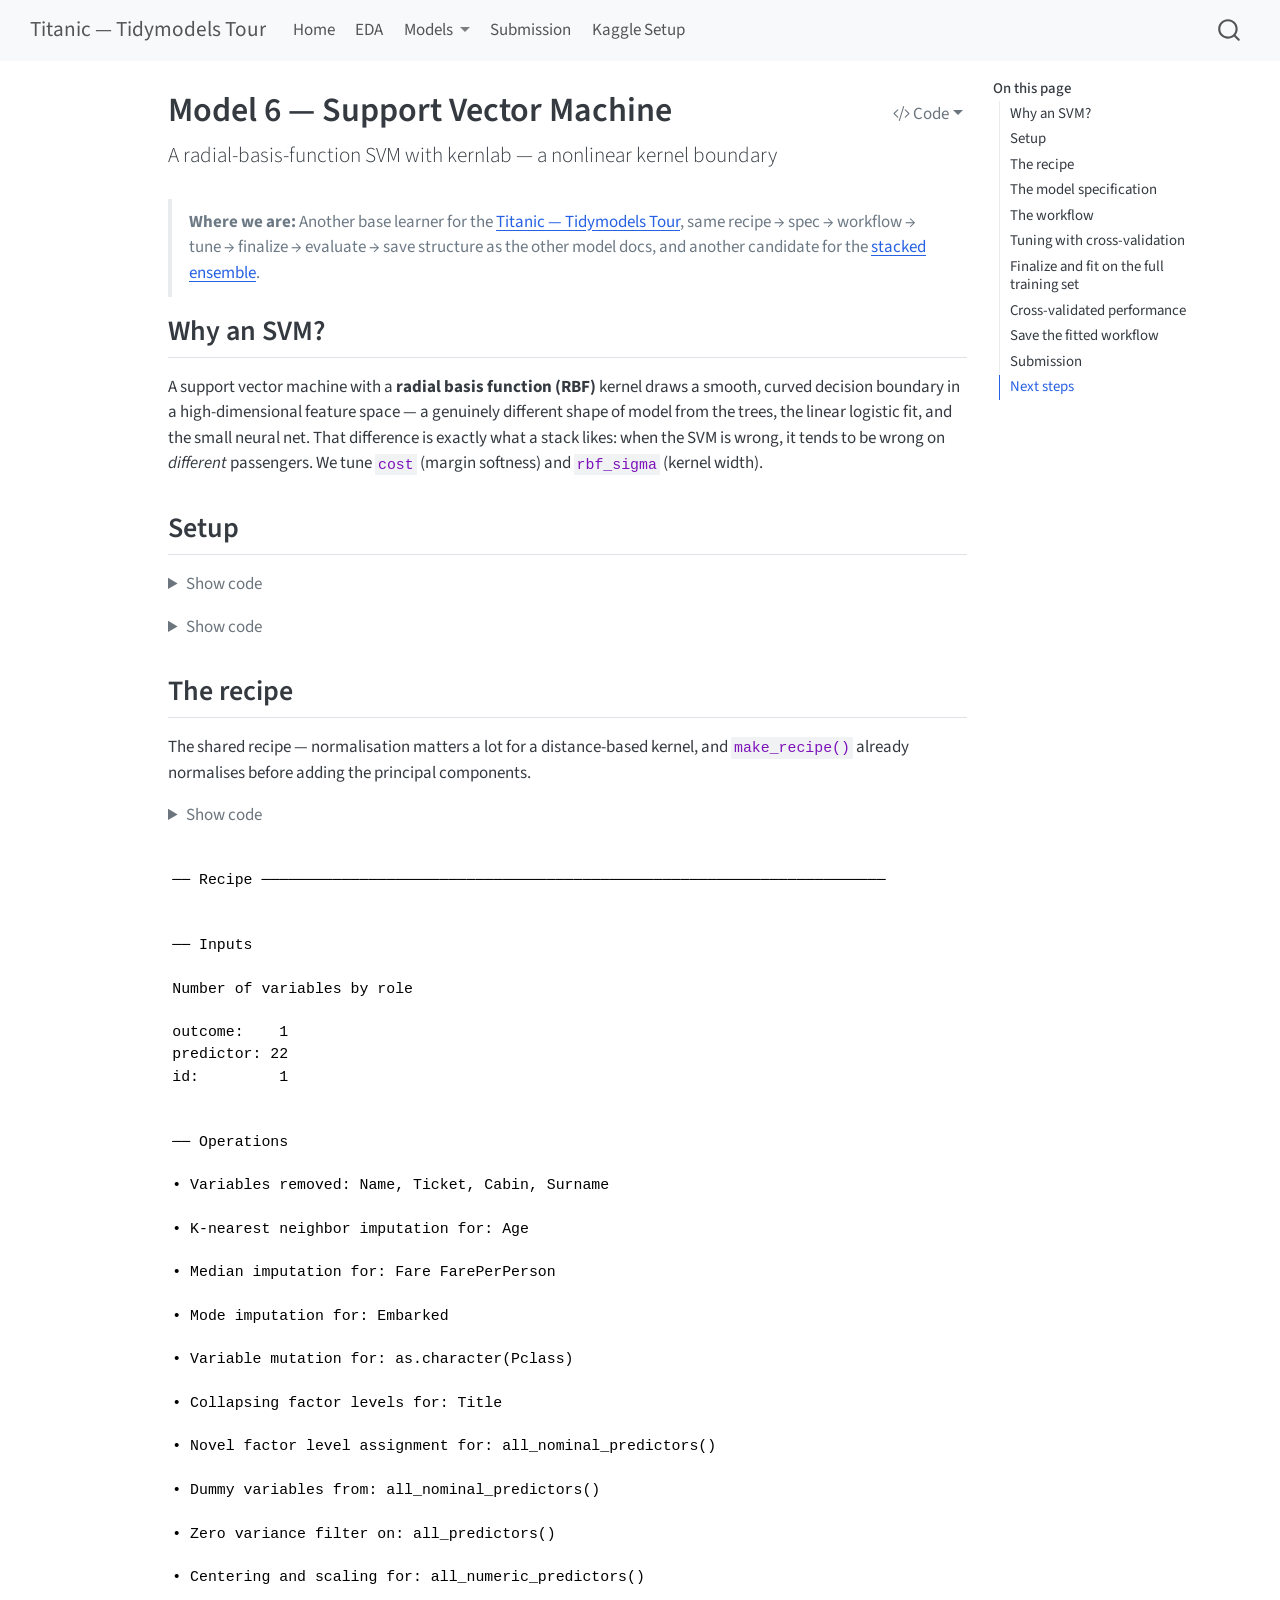
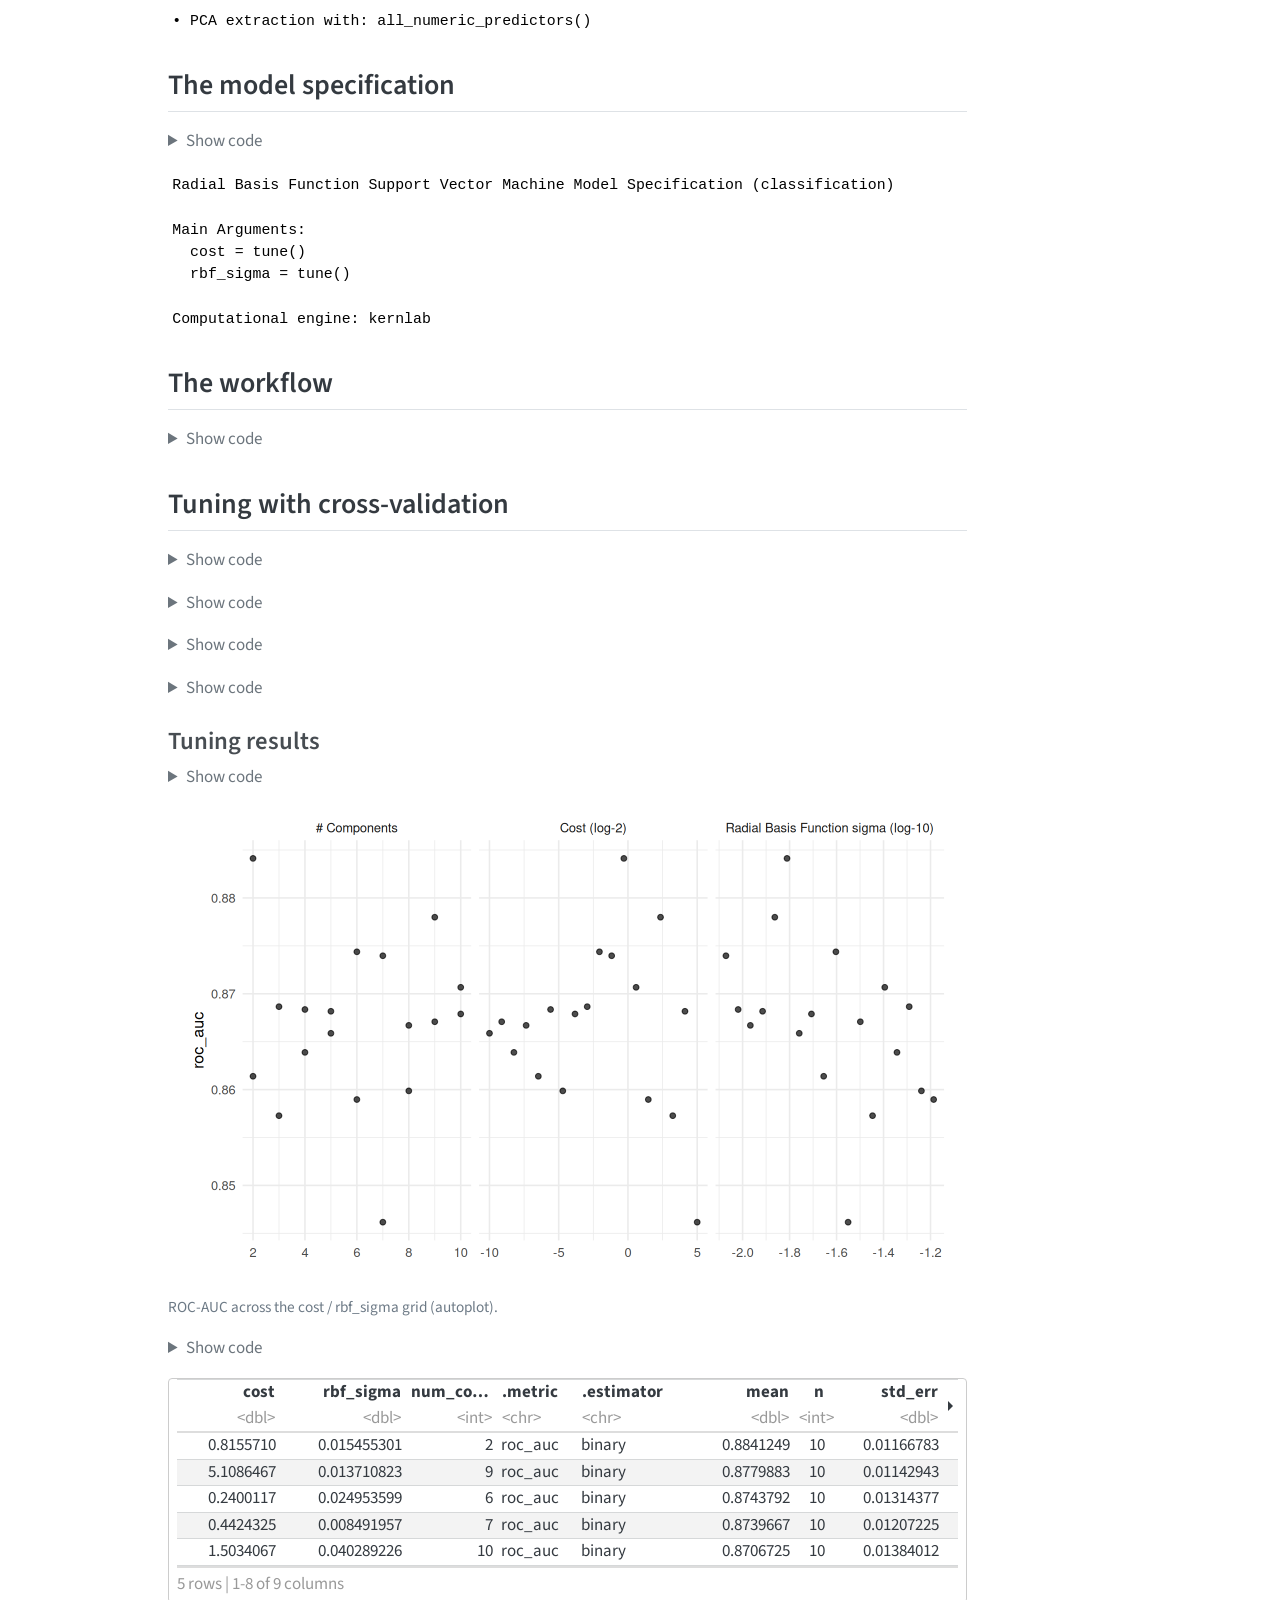
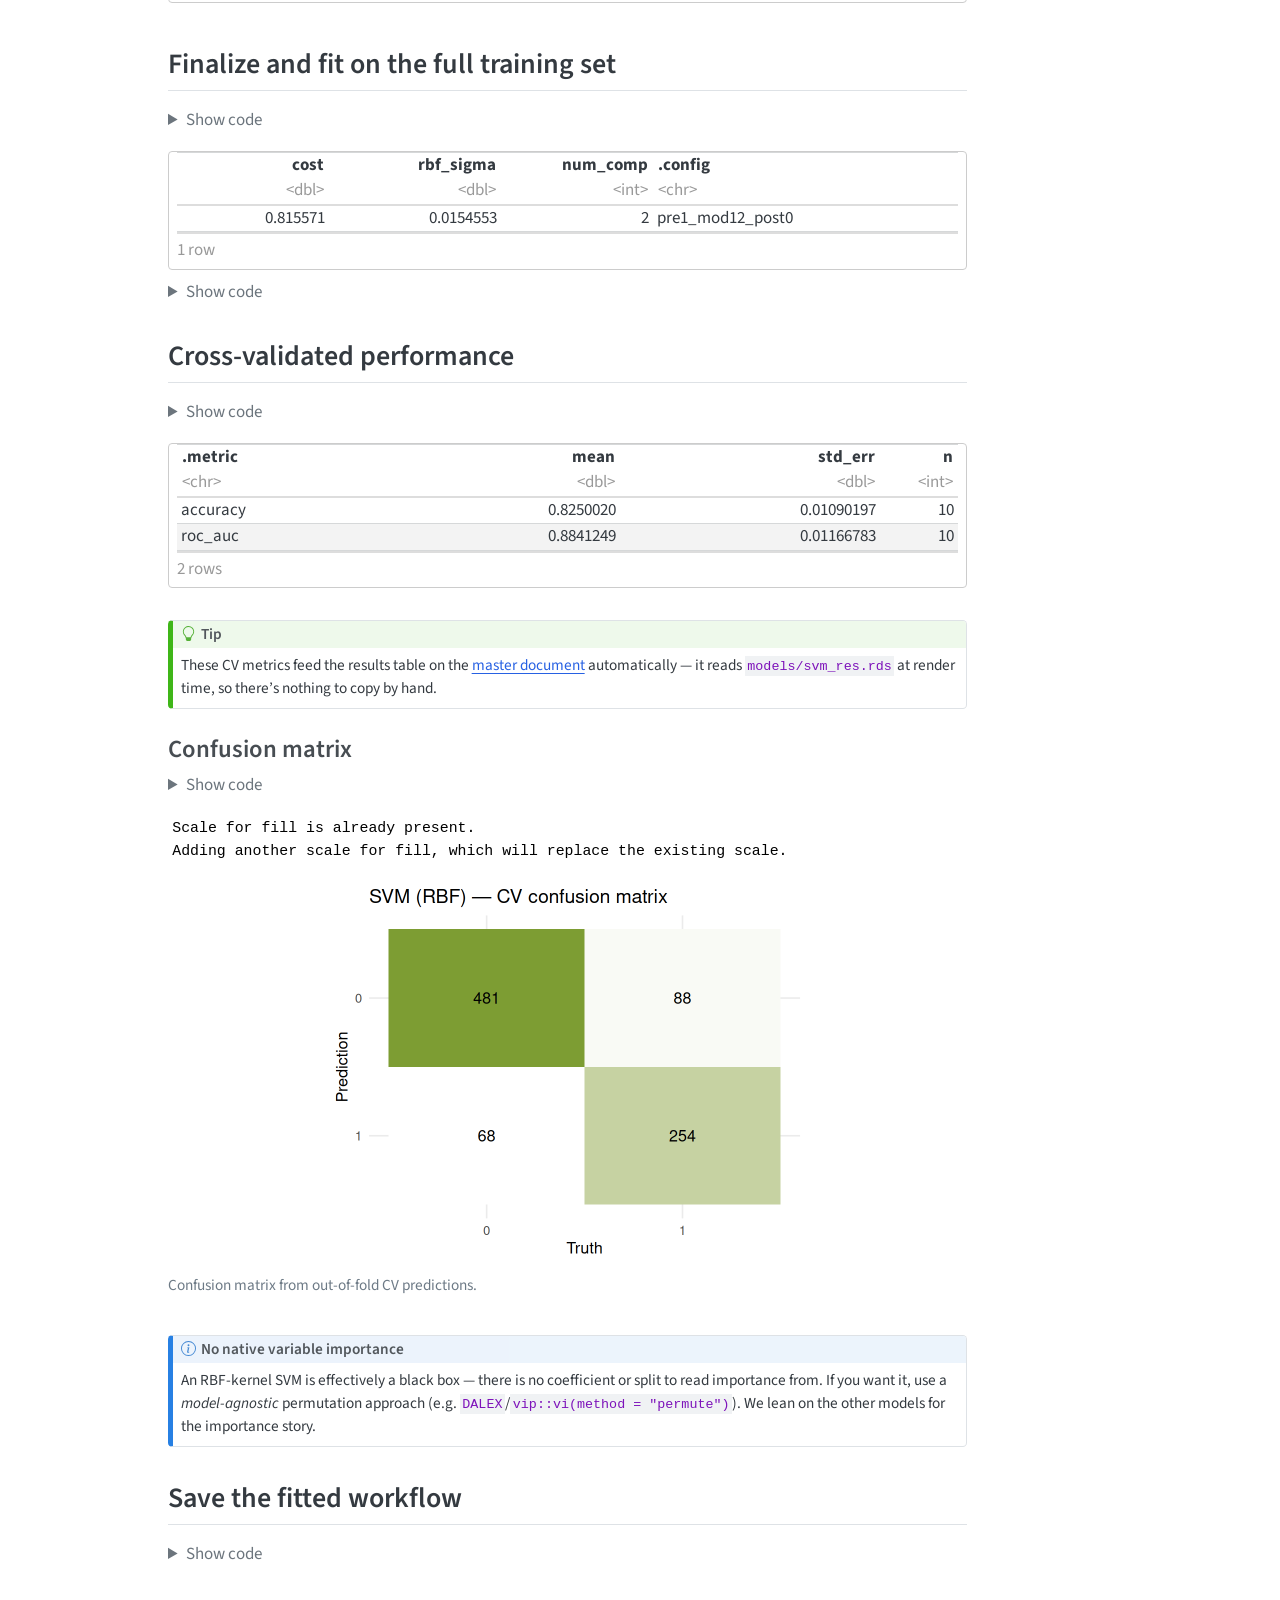
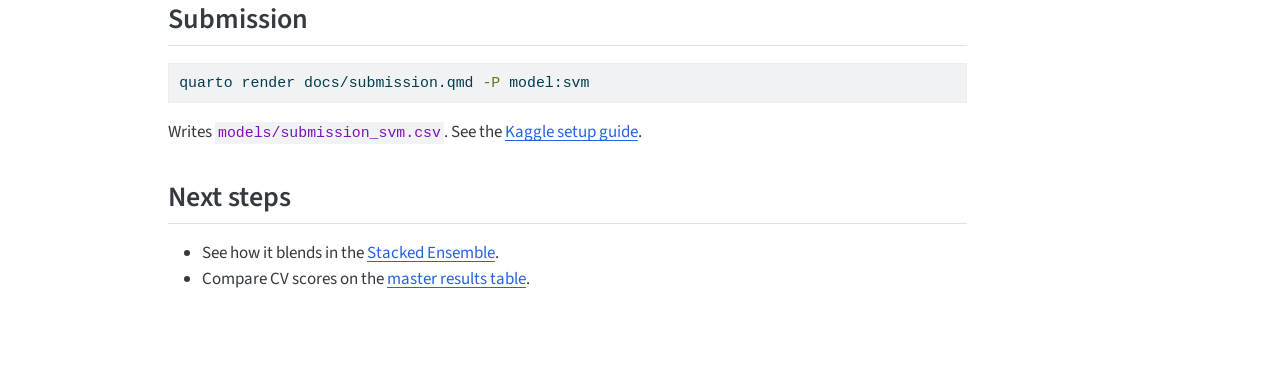
<file: docs/07-svm.html>
<!DOCTYPE html>
<html xmlns="http://www.w3.org/1999/xhtml" lang="en" xml:lang="en"><head>

<meta charset="utf-8">
<meta name="generator" content="quarto-1.9.38">

<meta name="viewport" content="width=device-width, initial-scale=1.0, user-scalable=yes">


<title>Model 6 — Support Vector Machine – Titanic — Tidymodels Tour</title>
<style>
/* Default styles provided by pandoc.
** See https://pandoc.org/MANUAL.html#variables-for-html for config info.
*/
code{white-space: pre-wrap;}
span.smallcaps{font-variant: small-caps;}
div.columns{display: flex; gap: min(4vw, 1.5em);}
div.column{flex: auto; overflow-x: auto;}
div.hanging-indent{margin-left: 1.5em; text-indent: -1.5em;}
ul.task-list{list-style: none;}
ul.task-list li input[type="checkbox"] {
  width: 0.8em;
  margin: 0 0.8em 0.2em -1em; /* quarto-specific, see https://github.com/quarto-dev/quarto-cli/issues/4556 */ 
  vertical-align: middle;
}
/* CSS for syntax highlighting */
html { -webkit-text-size-adjust: 100%; }
pre > code.sourceCode { white-space: pre; position: relative; }
pre > code.sourceCode > span { display: inline-block; line-height: 1.25; }
pre > code.sourceCode > span:empty { height: 1.2em; }
.sourceCode { overflow: visible; }
code.sourceCode > span { color: inherit; text-decoration: inherit; }
div.sourceCode { margin: 1em 0; }
pre.sourceCode { margin: 0; }
@media screen {
div.sourceCode { overflow: auto; }
}
@media print {
pre > code.sourceCode { white-space: pre-wrap; }
pre > code.sourceCode > span { text-indent: -5em; padding-left: 5em; }
}
pre.numberSource code
  { counter-reset: source-line 0; }
pre.numberSource code > span
  { position: relative; left: -4em; counter-increment: source-line; }
pre.numberSource code > span > a:first-child::before
  { content: counter(source-line);
    position: relative; left: -1em; text-align: right; vertical-align: baseline;
    border: none; display: inline-block;
    -webkit-touch-callout: none; -webkit-user-select: none;
    -khtml-user-select: none; -moz-user-select: none;
    -ms-user-select: none; user-select: none;
    padding: 0 4px; width: 4em;
  }
pre.numberSource { margin-left: 3em;  padding-left: 4px; }
div.sourceCode
  {   }
@media screen {
pre > code.sourceCode > span > a:first-child::before { text-decoration: underline; }
}
</style>


<script src="../site_libs/quarto-nav/quarto-nav.js"></script>
<script src="../site_libs/quarto-nav/headroom.min.js"></script>
<script src="../site_libs/clipboard/clipboard.min.js"></script>
<script src="../site_libs/quarto-search/autocomplete.umd.js"></script>
<script src="../site_libs/quarto-search/fuse.min.js"></script>
<script src="../site_libs/quarto-search/quarto-search.js"></script>
<meta name="quarto:offset" content="../">
<script src="../site_libs/quarto-html/quarto.js" type="module"></script>
<script src="../site_libs/quarto-html/tabsets/tabsets.js" type="module"></script>
<script src="../site_libs/quarto-html/popper.min.js"></script>
<script src="../site_libs/quarto-html/tippy.umd.min.js"></script>
<script src="../site_libs/quarto-html/anchor.min.js"></script>
<link href="../site_libs/quarto-html/tippy.css" rel="stylesheet">
<link href="../site_libs/quarto-html/quarto-syntax-highlighting-15634bcf2e68342d4ad2dfa704d543f6.css" rel="stylesheet" id="quarto-text-highlighting-styles">
<script src="../site_libs/bootstrap/bootstrap.min.js"></script>
<link href="../site_libs/bootstrap/bootstrap-icons.css" rel="stylesheet">
<link href="../site_libs/bootstrap/bootstrap-bba5ebae505b5c03f3f0d8040a416a6b.min.css" rel="stylesheet" append-hash="true" id="quarto-bootstrap" data-mode="light">
<script id="quarto-search-options" type="application/json">{
  "location": "navbar",
  "copy-button": false,
  "collapse-after": 3,
  "panel-placement": "end",
  "type": "overlay",
  "limit": 50,
  "keyboard-shortcut": [
    "f",
    "/",
    "s"
  ],
  "show-item-context": false,
  "language": {
    "search-no-results-text": "No results",
    "search-matching-documents-text": "matching documents",
    "search-copy-link-title": "Copy link to search",
    "search-hide-matches-text": "Hide additional matches",
    "search-more-match-text": "more match in this document",
    "search-more-matches-text": "more matches in this document",
    "search-clear-button-title": "Clear",
    "search-text-placeholder": "",
    "search-detached-cancel-button-title": "Cancel",
    "search-submit-button-title": "Submit",
    "search-label": "Search"
  }
}</script>
<link href="../site_libs/pagedtable-1.1/css/pagedtable.css" rel="stylesheet">
<script src="../site_libs/pagedtable-1.1/js/pagedtable.js"></script>


</head>

<body class="nav-fixed quarto-light">

<div id="quarto-search-results"></div>
  <header id="quarto-header" class="headroom fixed-top">
    <nav class="navbar navbar-expand-lg " data-bs-theme="dark">
      <div class="navbar-container container-fluid">
      <div class="navbar-brand-container mx-auto">
    <a class="navbar-brand" href="../index.html">
    <span class="navbar-title">Titanic — Tidymodels Tour</span>
    </a>
  </div>
            <div id="quarto-search" class="" title="Search"></div>
          <button class="navbar-toggler" type="button" data-bs-toggle="collapse" data-bs-target="#navbarCollapse" aria-controls="navbarCollapse" role="menu" aria-expanded="false" aria-label="Toggle navigation" onclick="if (window.quartoToggleHeadroom) { window.quartoToggleHeadroom(); }">
  <span class="navbar-toggler-icon"></span>
</button>
          <div class="collapse navbar-collapse" id="navbarCollapse">
            <ul class="navbar-nav navbar-nav-scroll me-auto">
  <li class="nav-item">
    <a class="nav-link" href="../index.html"> 
<span class="menu-text">Home</span></a>
  </li>  
  <li class="nav-item">
    <a class="nav-link" href="../docs/01-eda.html"> 
<span class="menu-text">EDA</span></a>
  </li>  
  <li class="nav-item dropdown ">
    <a class="nav-link dropdown-toggle" href="#" id="nav-menu-models" role="link" data-bs-toggle="dropdown" aria-expanded="false">
 <span class="menu-text">Models</span>
    </a>
    <ul class="dropdown-menu" aria-labelledby="nav-menu-models">    
        <li>
    <a class="dropdown-item" href="../docs/02-xgboost.html">
 <span class="dropdown-text">XGBoost</span></a>
  </li>  
        <li>
    <a class="dropdown-item" href="../docs/03-random-forest.html">
 <span class="dropdown-text">Random Forest</span></a>
  </li>  
        <li>
    <a class="dropdown-item" href="../docs/04-neural-net.html">
 <span class="dropdown-text">Neural Net</span></a>
  </li>  
        <li>
    <a class="dropdown-item" href="../docs/06-logistic.html">
 <span class="dropdown-text">Logistic Regression</span></a>
  </li>  
        <li>
    <a class="dropdown-item" href="../docs/07-svm.html">
 <span class="dropdown-text">Support Vector Machine</span></a>
  </li>  
        <li>
    <a class="dropdown-item" href="../docs/08-mars.html">
 <span class="dropdown-text">MARS</span></a>
  </li>  
        <li>
    <a class="dropdown-item" href="../docs/05-stack.html">
 <span class="dropdown-text">Stacked Ensemble</span></a>
  </li>  
    </ul>
  </li>
  <li class="nav-item">
    <a class="nav-link" href="../docs/submission.html"> 
<span class="menu-text">Submission</span></a>
  </li>  
  <li class="nav-item">
    <a class="nav-link" href="../docs/setup-kaggle.html"> 
<span class="menu-text">Kaggle Setup</span></a>
  </li>  
</ul>
          </div> <!-- /navcollapse -->
            <div class="quarto-navbar-tools">
</div>
      </div> <!-- /container-fluid -->
    </nav>
</header>
<!-- content -->
<div id="quarto-content" class="quarto-container page-columns page-rows-contents page-layout-article page-navbar">
<!-- sidebar -->
<!-- margin-sidebar -->
    <div id="quarto-margin-sidebar" class="sidebar margin-sidebar">
        <nav id="TOC" role="doc-toc" class="toc-active">
    <h2 id="toc-title">On this page</h2>
   
  <ul>
  <li><a href="#why-an-svm" id="toc-why-an-svm" class="nav-link active" data-scroll-target="#why-an-svm">Why an SVM?</a></li>
  <li><a href="#setup" id="toc-setup" class="nav-link" data-scroll-target="#setup">Setup</a></li>
  <li><a href="#the-recipe" id="toc-the-recipe" class="nav-link" data-scroll-target="#the-recipe">The recipe</a></li>
  <li><a href="#the-model-specification" id="toc-the-model-specification" class="nav-link" data-scroll-target="#the-model-specification">The model specification</a></li>
  <li><a href="#the-workflow" id="toc-the-workflow" class="nav-link" data-scroll-target="#the-workflow">The workflow</a></li>
  <li><a href="#tuning-with-cross-validation" id="toc-tuning-with-cross-validation" class="nav-link" data-scroll-target="#tuning-with-cross-validation">Tuning with cross-validation</a>
  <ul class="collapse">
  <li><a href="#tuning-results" id="toc-tuning-results" class="nav-link" data-scroll-target="#tuning-results">Tuning results</a></li>
  </ul></li>
  <li><a href="#finalize-and-fit-on-the-full-training-set" id="toc-finalize-and-fit-on-the-full-training-set" class="nav-link" data-scroll-target="#finalize-and-fit-on-the-full-training-set">Finalize and fit on the full training set</a></li>
  <li><a href="#cross-validated-performance" id="toc-cross-validated-performance" class="nav-link" data-scroll-target="#cross-validated-performance">Cross-validated performance</a>
  <ul class="collapse">
  <li><a href="#confusion-matrix" id="toc-confusion-matrix" class="nav-link" data-scroll-target="#confusion-matrix">Confusion matrix</a></li>
  </ul></li>
  <li><a href="#save-the-fitted-workflow" id="toc-save-the-fitted-workflow" class="nav-link" data-scroll-target="#save-the-fitted-workflow">Save the fitted workflow</a></li>
  <li><a href="#submission" id="toc-submission" class="nav-link" data-scroll-target="#submission">Submission</a></li>
  <li><a href="#next-steps" id="toc-next-steps" class="nav-link" data-scroll-target="#next-steps">Next steps</a></li>
  </ul>
</nav>
    </div>
<!-- main -->
<main class="content" id="quarto-document-content">

<header id="title-block-header" class="quarto-title-block default">
<div class="quarto-title">
<div class="quarto-title-block"><div><h1 class="title">Model 6 — Support Vector Machine</h1><button type="button" class="btn code-tools-button dropdown-toggle" id="quarto-code-tools-menu" data-bs-toggle="dropdown" aria-expanded="false"><i class="bi"></i> Code</button><ul class="dropdown-menu dropdown-menu-end" aria-labelelledby="quarto-code-tools-menu"><li><a id="quarto-show-all-code" class="dropdown-item" href="javascript:void(0)" role="button">Show All Code</a></li><li><a id="quarto-hide-all-code" class="dropdown-item" href="javascript:void(0)" role="button">Hide All Code</a></li><li><hr class="dropdown-divider"></li><li><a id="quarto-view-source" class="dropdown-item" href="javascript:void(0)" role="button">View Source</a></li></ul></div></div>
<p class="subtitle lead">A radial-basis-function SVM with kernlab — a nonlinear kernel boundary</p>
</div>



<div class="quarto-title-meta">

    
  
    
  </div>
  


</header>


<blockquote class="blockquote">
<p><strong>Where we are:</strong> Another base learner for the <a href="../index.html">Titanic — Tidymodels Tour</a>, same recipe → spec → workflow → tune → finalize → evaluate → save structure as the other model docs, and another candidate for the <a href="../docs/05-stack.html">stacked ensemble</a>.</p>
</blockquote>
<section id="why-an-svm" class="level2">
<h2 class="anchored" data-anchor-id="why-an-svm">Why an SVM?</h2>
<p>A support vector machine with a <strong>radial basis function (RBF)</strong> kernel draws a smooth, curved decision boundary in a high-dimensional feature space — a genuinely different shape of model from the trees, the linear logistic fit, and the small neural net. That difference is exactly what a stack likes: when the SVM is wrong, it tends to be wrong on <em>different</em> passengers. We tune <code>cost</code> (margin softness) and <code>rbf_sigma</code> (kernel width).</p>
</section>
<section id="setup" class="level2">
<h2 class="anchored" data-anchor-id="setup">Setup</h2>
<div class="cell">
<details class="code-fold">
<summary>Show code</summary>
<div class="code-copy-outer-scaffold"><div class="sourceCode cell-code" id="cb1"><pre class="sourceCode r code-with-copy"><code class="sourceCode r"><span id="cb1-1"><a href="#cb1-1" aria-hidden="true" tabindex="-1"></a><span class="fu">source</span>(here<span class="sc">::</span><span class="fu">here</span>(<span class="st">"R"</span>, <span class="st">"00_setup.R"</span>))</span>
<span id="cb1-2"><a href="#cb1-2" aria-hidden="true" tabindex="-1"></a><span class="fu">source</span>(<span class="fu">here</span>(<span class="st">"R"</span>, <span class="st">"02_features.R"</span>))</span>
<span id="cb1-3"><a href="#cb1-3" aria-hidden="true" tabindex="-1"></a></span>
<span id="cb1-4"><a href="#cb1-4" aria-hidden="true" tabindex="-1"></a><span class="fu">library</span>(tidyverse)</span>
<span id="cb1-5"><a href="#cb1-5" aria-hidden="true" tabindex="-1"></a><span class="fu">library</span>(tidymodels)</span>
<span id="cb1-6"><a href="#cb1-6" aria-hidden="true" tabindex="-1"></a><span class="fu">library</span>(here)</span>
<span id="cb1-7"><a href="#cb1-7" aria-hidden="true" tabindex="-1"></a><span class="fu">library</span>(kernlab)   <span class="co"># the SVM engine</span></span></code></pre></div><button title="Copy to Clipboard" class="code-copy-button"><i class="bi"></i></button></div>
</details>
</div>
<div class="cell">
<details class="code-fold">
<summary>Show code</summary>
<div class="code-copy-outer-scaffold"><div class="sourceCode cell-code" id="cb2"><pre class="sourceCode r code-with-copy"><code class="sourceCode r"><span id="cb2-1"><a href="#cb2-1" aria-hidden="true" tabindex="-1"></a>train <span class="ot">&lt;-</span> <span class="fu">read_csv</span>(<span class="fu">here</span>(<span class="st">"data"</span>, <span class="st">"processed"</span>, <span class="st">"train.csv"</span>)) <span class="sc">|&gt;</span></span>
<span id="cb2-2"><a href="#cb2-2" aria-hidden="true" tabindex="-1"></a>  <span class="fu">mutate</span>(<span class="at">Survived =</span> <span class="fu">factor</span>(Survived, <span class="at">levels =</span> <span class="fu">c</span>(<span class="st">"0"</span>, <span class="st">"1"</span>)))</span></code></pre></div><button title="Copy to Clipboard" class="code-copy-button"><i class="bi"></i></button></div>
</details>
</div>
</section>
<section id="the-recipe" class="level2">
<h2 class="anchored" data-anchor-id="the-recipe">The recipe</h2>
<p>The shared recipe — normalisation matters a lot for a distance-based kernel, and <code>make_recipe()</code> already normalises before adding the principal components.</p>
<div class="cell">
<details class="code-fold">
<summary>Show code</summary>
<div class="code-copy-outer-scaffold"><div class="sourceCode cell-code" id="cb3"><pre class="sourceCode r code-with-copy"><code class="sourceCode r"><span id="cb3-1"><a href="#cb3-1" aria-hidden="true" tabindex="-1"></a>svm_recipe <span class="ot">&lt;-</span> <span class="fu">make_recipe</span>(train)</span>
<span id="cb3-2"><a href="#cb3-2" aria-hidden="true" tabindex="-1"></a>svm_recipe</span></code></pre></div><button title="Copy to Clipboard" class="code-copy-button"><i class="bi"></i></button></div>
</details>
<div class="cell-output cell-output-stderr">
<pre><code></code></pre>
</div>
<div class="cell-output cell-output-stderr">
<pre><code>── Recipe ──────────────────────────────────────────────────────────────────────</code></pre>
</div>
<div class="cell-output cell-output-stderr">
<pre><code></code></pre>
</div>
<div class="cell-output cell-output-stderr">
<pre><code>── Inputs </code></pre>
</div>
<div class="cell-output cell-output-stderr">
<pre><code>Number of variables by role</code></pre>
</div>
<div class="cell-output cell-output-stderr">
<pre><code>outcome:    1
predictor: 22
id:         1</code></pre>
</div>
<div class="cell-output cell-output-stderr">
<pre><code></code></pre>
</div>
<div class="cell-output cell-output-stderr">
<pre><code>── Operations </code></pre>
</div>
<div class="cell-output cell-output-stderr">
<pre><code>• Variables removed: Name, Ticket, Cabin, Surname</code></pre>
</div>
<div class="cell-output cell-output-stderr">
<pre><code>• K-nearest neighbor imputation for: Age</code></pre>
</div>
<div class="cell-output cell-output-stderr">
<pre><code>• Median imputation for: Fare FarePerPerson</code></pre>
</div>
<div class="cell-output cell-output-stderr">
<pre><code>• Mode imputation for: Embarked</code></pre>
</div>
<div class="cell-output cell-output-stderr">
<pre><code>• Variable mutation for: as.character(Pclass)</code></pre>
</div>
<div class="cell-output cell-output-stderr">
<pre><code>• Collapsing factor levels for: Title</code></pre>
</div>
<div class="cell-output cell-output-stderr">
<pre><code>• Novel factor level assignment for: all_nominal_predictors()</code></pre>
</div>
<div class="cell-output cell-output-stderr">
<pre><code>• Dummy variables from: all_nominal_predictors()</code></pre>
</div>
<div class="cell-output cell-output-stderr">
<pre><code>• Zero variance filter on: all_predictors()</code></pre>
</div>
<div class="cell-output cell-output-stderr">
<pre><code>• Centering and scaling for: all_numeric_predictors()</code></pre>
</div>
<div class="cell-output cell-output-stderr">
<pre><code>• PCA extraction with: all_numeric_predictors()</code></pre>
</div>
</div>
</section>
<section id="the-model-specification" class="level2">
<h2 class="anchored" data-anchor-id="the-model-specification">The model specification</h2>
<div class="cell">
<details class="code-fold">
<summary>Show code</summary>
<div class="code-copy-outer-scaffold"><div class="sourceCode cell-code" id="cb23"><pre class="sourceCode r code-with-copy"><code class="sourceCode r"><span id="cb23-1"><a href="#cb23-1" aria-hidden="true" tabindex="-1"></a>svm_spec <span class="ot">&lt;-</span> <span class="fu">svm_rbf</span>(</span>
<span id="cb23-2"><a href="#cb23-2" aria-hidden="true" tabindex="-1"></a>  <span class="at">cost      =</span> <span class="fu">tune</span>(),</span>
<span id="cb23-3"><a href="#cb23-3" aria-hidden="true" tabindex="-1"></a>  <span class="at">rbf_sigma =</span> <span class="fu">tune</span>()</span>
<span id="cb23-4"><a href="#cb23-4" aria-hidden="true" tabindex="-1"></a>) <span class="sc">|&gt;</span></span>
<span id="cb23-5"><a href="#cb23-5" aria-hidden="true" tabindex="-1"></a>  <span class="fu">set_engine</span>(<span class="st">"kernlab"</span>) <span class="sc">|&gt;</span></span>
<span id="cb23-6"><a href="#cb23-6" aria-hidden="true" tabindex="-1"></a>  <span class="fu">set_mode</span>(<span class="st">"classification"</span>)</span>
<span id="cb23-7"><a href="#cb23-7" aria-hidden="true" tabindex="-1"></a></span>
<span id="cb23-8"><a href="#cb23-8" aria-hidden="true" tabindex="-1"></a>svm_spec</span></code></pre></div><button title="Copy to Clipboard" class="code-copy-button"><i class="bi"></i></button></div>
</details>
<div class="cell-output cell-output-stdout">
<pre><code>Radial Basis Function Support Vector Machine Model Specification (classification)

Main Arguments:
  cost = tune()
  rbf_sigma = tune()

Computational engine: kernlab </code></pre>
</div>
</div>
</section>
<section id="the-workflow" class="level2">
<h2 class="anchored" data-anchor-id="the-workflow">The workflow</h2>
<div class="cell">
<details class="code-fold">
<summary>Show code</summary>
<div class="code-copy-outer-scaffold"><div class="sourceCode cell-code" id="cb25"><pre class="sourceCode r code-with-copy"><code class="sourceCode r"><span id="cb25-1"><a href="#cb25-1" aria-hidden="true" tabindex="-1"></a>svm_wf <span class="ot">&lt;-</span> <span class="fu">workflow</span>() <span class="sc">|&gt;</span></span>
<span id="cb25-2"><a href="#cb25-2" aria-hidden="true" tabindex="-1"></a>  <span class="fu">add_recipe</span>(svm_recipe) <span class="sc">|&gt;</span></span>
<span id="cb25-3"><a href="#cb25-3" aria-hidden="true" tabindex="-1"></a>  <span class="fu">add_model</span>(svm_spec)</span></code></pre></div><button title="Copy to Clipboard" class="code-copy-button"><i class="bi"></i></button></div>
</details>
</div>
</section>
<section id="tuning-with-cross-validation" class="level2">
<h2 class="anchored" data-anchor-id="tuning-with-cross-validation">Tuning with cross-validation</h2>
<div class="cell">
<details class="code-fold">
<summary>Show code</summary>
<div class="code-copy-outer-scaffold"><div class="sourceCode cell-code" id="cb26"><pre class="sourceCode r code-with-copy"><code class="sourceCode r"><span id="cb26-1"><a href="#cb26-1" aria-hidden="true" tabindex="-1"></a><span class="fu">set.seed</span>(<span class="dv">42</span>)</span>
<span id="cb26-2"><a href="#cb26-2" aria-hidden="true" tabindex="-1"></a>folds <span class="ot">&lt;-</span> <span class="fu">vfold_cv</span>(train, <span class="at">v =</span> <span class="dv">10</span>, <span class="at">strata =</span> Survived)</span></code></pre></div><button title="Copy to Clipboard" class="code-copy-button"><i class="bi"></i></button></div>
</details>
</div>
<div class="cell">
<details class="code-fold">
<summary>Show code</summary>
<div class="code-copy-outer-scaffold"><div class="sourceCode cell-code" id="cb27"><pre class="sourceCode r code-with-copy"><code class="sourceCode r"><span id="cb27-1"><a href="#cb27-1" aria-hidden="true" tabindex="-1"></a>preds <span class="ot">&lt;-</span> <span class="fu">prep</span>(<span class="fu">make_recipe</span>(train, <span class="at">num_comp =</span> <span class="dv">2</span>)) <span class="sc">|&gt;</span></span>
<span id="cb27-2"><a href="#cb27-2" aria-hidden="true" tabindex="-1"></a>  <span class="fu">bake</span>(<span class="at">new_data =</span> <span class="cn">NULL</span>) <span class="sc">|&gt;</span></span>
<span id="cb27-3"><a href="#cb27-3" aria-hidden="true" tabindex="-1"></a>  <span class="fu">select</span>(<span class="sc">-</span>Survived, <span class="sc">-</span>PassengerId)</span>
<span id="cb27-4"><a href="#cb27-4" aria-hidden="true" tabindex="-1"></a></span>
<span id="cb27-5"><a href="#cb27-5" aria-hidden="true" tabindex="-1"></a>svm_params <span class="ot">&lt;-</span> <span class="fu">extract_parameter_set_dials</span>(svm_wf) <span class="sc">|&gt;</span></span>
<span id="cb27-6"><a href="#cb27-6" aria-hidden="true" tabindex="-1"></a>  <span class="fu">finalize</span>(preds) <span class="sc">|&gt;</span></span>
<span id="cb27-7"><a href="#cb27-7" aria-hidden="true" tabindex="-1"></a>  <span class="fu">update</span>(<span class="at">num_comp =</span> <span class="fu">num_comp</span>(<span class="at">range =</span> <span class="fu">c</span>(<span class="dv">2</span>L, <span class="dv">10</span>L)))</span>
<span id="cb27-8"><a href="#cb27-8" aria-hidden="true" tabindex="-1"></a></span>
<span id="cb27-9"><a href="#cb27-9" aria-hidden="true" tabindex="-1"></a><span class="fu">set.seed</span>(<span class="dv">42</span>)</span>
<span id="cb27-10"><a href="#cb27-10" aria-hidden="true" tabindex="-1"></a>svm_grid <span class="ot">&lt;-</span> <span class="fu">grid_space_filling</span>(svm_params, <span class="at">size =</span> <span class="dv">18</span>)</span></code></pre></div><button title="Copy to Clipboard" class="code-copy-button"><i class="bi"></i></button></div>
</details>
</div>
<div class="cell">
<details class="code-fold">
<summary>Show code</summary>
<div class="code-copy-outer-scaffold"><div class="sourceCode cell-code" id="cb28"><pre class="sourceCode r code-with-copy"><code class="sourceCode r"><span id="cb28-1"><a href="#cb28-1" aria-hidden="true" tabindex="-1"></a>svm_metrics <span class="ot">&lt;-</span> <span class="fu">metric_set</span>(roc_auc, accuracy)</span>
<span id="cb28-2"><a href="#cb28-2" aria-hidden="true" tabindex="-1"></a></span>
<span id="cb28-3"><a href="#cb28-3" aria-hidden="true" tabindex="-1"></a><span class="fu">set.seed</span>(<span class="dv">42</span>)</span>
<span id="cb28-4"><a href="#cb28-4" aria-hidden="true" tabindex="-1"></a>svm_tuned <span class="ot">&lt;-</span> <span class="fu">tune_grid</span>(</span>
<span id="cb28-5"><a href="#cb28-5" aria-hidden="true" tabindex="-1"></a>  svm_wf,</span>
<span id="cb28-6"><a href="#cb28-6" aria-hidden="true" tabindex="-1"></a>  <span class="at">resamples =</span> folds,</span>
<span id="cb28-7"><a href="#cb28-7" aria-hidden="true" tabindex="-1"></a>  <span class="at">grid      =</span> svm_grid,</span>
<span id="cb28-8"><a href="#cb28-8" aria-hidden="true" tabindex="-1"></a>  <span class="at">metrics   =</span> svm_metrics,</span>
<span id="cb28-9"><a href="#cb28-9" aria-hidden="true" tabindex="-1"></a>  <span class="at">control   =</span> <span class="fu">control_grid</span>(<span class="at">save_pred =</span> <span class="cn">TRUE</span>, <span class="at">save_workflow =</span> <span class="cn">TRUE</span>, <span class="at">event_level =</span> <span class="st">"second"</span>)</span>
<span id="cb28-10"><a href="#cb28-10" aria-hidden="true" tabindex="-1"></a>)</span></code></pre></div><button title="Copy to Clipboard" class="code-copy-button"><i class="bi"></i></button></div>
</details>
</div>
<div class="cell">
<details class="code-fold">
<summary>Show code</summary>
<div class="code-copy-outer-scaffold"><div class="sourceCode cell-code" id="cb29"><pre class="sourceCode r code-with-copy"><code class="sourceCode r"><span id="cb29-1"><a href="#cb29-1" aria-hidden="true" tabindex="-1"></a><span class="fu">saveRDS</span>(svm_tuned, <span class="fu">here</span>(<span class="st">"models"</span>, <span class="st">"svm_res.rds"</span>))</span></code></pre></div><button title="Copy to Clipboard" class="code-copy-button"><i class="bi"></i></button></div>
</details>
</div>
<section id="tuning-results" class="level3">
<h3 class="anchored" data-anchor-id="tuning-results">Tuning results</h3>
<div class="cell">
<details class="code-fold">
<summary>Show code</summary>
<div class="code-copy-outer-scaffold"><div class="sourceCode cell-code" id="cb30"><pre class="sourceCode r code-with-copy"><code class="sourceCode r"><span id="cb30-1"><a href="#cb30-1" aria-hidden="true" tabindex="-1"></a><span class="fu">autoplot</span>(svm_tuned, <span class="at">metric =</span> <span class="st">"roc_auc"</span>)</span></code></pre></div><button title="Copy to Clipboard" class="code-copy-button"><i class="bi"></i></button></div>
</details>
<div class="cell-output-display">
<div class="quarto-figure quarto-figure-center">
<figure class="figure">
<p><img src="07-svm_files/figure-html/tune-plot-1.png" class="img-fluid figure-img" width="768"></p>
<figcaption>ROC-AUC across the cost / rbf_sigma grid (autoplot).</figcaption>
</figure>
</div>
</div>
</div>
<div class="cell">
<details class="code-fold">
<summary>Show code</summary>
<div class="code-copy-outer-scaffold"><div class="sourceCode cell-code" id="cb31"><pre class="sourceCode r code-with-copy"><code class="sourceCode r"><span id="cb31-1"><a href="#cb31-1" aria-hidden="true" tabindex="-1"></a><span class="fu">show_best</span>(svm_tuned, <span class="at">metric =</span> <span class="st">"roc_auc"</span>, <span class="at">n =</span> <span class="dv">5</span>)</span></code></pre></div><button title="Copy to Clipboard" class="code-copy-button"><i class="bi"></i></button></div>
</details>
<div class="cell-output-display">
<div data-pagedtable="false">
  <script data-pagedtable-source="" type="application/json">
{"columns":[{"label":["cost"],"name":[1],"type":["dbl"],"align":["right"]},{"label":["rbf_sigma"],"name":[2],"type":["dbl"],"align":["right"]},{"label":["num_comp"],"name":[3],"type":["int"],"align":["right"]},{"label":[".metric"],"name":[4],"type":["chr"],"align":["left"]},{"label":[".estimator"],"name":[5],"type":["chr"],"align":["left"]},{"label":["mean"],"name":[6],"type":["dbl"],"align":["right"]},{"label":["n"],"name":[7],"type":["int"],"align":["right"]},{"label":["std_err"],"name":[8],"type":["dbl"],"align":["right"]},{"label":[".config"],"name":[9],"type":["chr"],"align":["left"]}],"data":[{"1":"0.8155710","2":"0.015455301","3":"2","4":"roc_auc","5":"binary","6":"0.8841249","7":"10","8":"0.01166783","9":"pre1_mod12_post0"},{"1":"5.1086467","2":"0.013710823","3":"9","4":"roc_auc","5":"binary","6":"0.8779883","7":"10","8":"0.01142943","9":"pre8_mod15_post0"},{"1":"0.2400117","2":"0.024953599","3":"6","4":"roc_auc","5":"binary","6":"0.8743792","7":"10","8":"0.01314377","9":"pre5_mod10_post0"},{"1":"0.4424325","2":"0.008491957","3":"7","4":"roc_auc","5":"binary","6":"0.8739667","7":"10","8":"0.01207225","9":"pre6_mod11_post0"},{"1":"1.5034067","2":"0.040289226","3":"10","4":"roc_auc","5":"binary","6":"0.8706725","7":"10","8":"0.01384012","9":"pre9_mod13_post0"}],"options":{"columns":{"min":{},"max":[10]},"rows":{"min":[10],"max":[10]},"pages":{}}}
  </script>
</div>
</div>
</div>
</section>
</section>
<section id="finalize-and-fit-on-the-full-training-set" class="level2">
<h2 class="anchored" data-anchor-id="finalize-and-fit-on-the-full-training-set">Finalize and fit on the full training set</h2>
<div class="cell">
<details class="code-fold">
<summary>Show code</summary>
<div class="code-copy-outer-scaffold"><div class="sourceCode cell-code" id="cb32"><pre class="sourceCode r code-with-copy"><code class="sourceCode r"><span id="cb32-1"><a href="#cb32-1" aria-hidden="true" tabindex="-1"></a>best_svm <span class="ot">&lt;-</span> <span class="fu">select_best</span>(svm_tuned, <span class="at">metric =</span> <span class="st">"roc_auc"</span>)</span>
<span id="cb32-2"><a href="#cb32-2" aria-hidden="true" tabindex="-1"></a>best_svm</span></code></pre></div><button title="Copy to Clipboard" class="code-copy-button"><i class="bi"></i></button></div>
</details>
<div class="cell-output-display">
<div data-pagedtable="false">
  <script data-pagedtable-source="" type="application/json">
{"columns":[{"label":["cost"],"name":[1],"type":["dbl"],"align":["right"]},{"label":["rbf_sigma"],"name":[2],"type":["dbl"],"align":["right"]},{"label":["num_comp"],"name":[3],"type":["int"],"align":["right"]},{"label":[".config"],"name":[4],"type":["chr"],"align":["left"]}],"data":[{"1":"0.815571","2":"0.0154553","3":"2","4":"pre1_mod12_post0"}],"options":{"columns":{"min":{},"max":[10]},"rows":{"min":[10],"max":[10]},"pages":{}}}
  </script>
</div>
</div>
<details class="code-fold">
<summary>Show code</summary>
<div class="code-copy-outer-scaffold"><div class="sourceCode cell-code" id="cb33"><pre class="sourceCode r code-with-copy"><code class="sourceCode r"><span id="cb33-1"><a href="#cb33-1" aria-hidden="true" tabindex="-1"></a>final_svm_wf <span class="ot">&lt;-</span> <span class="fu">finalize_workflow</span>(svm_wf, best_svm)</span>
<span id="cb33-2"><a href="#cb33-2" aria-hidden="true" tabindex="-1"></a></span>
<span id="cb33-3"><a href="#cb33-3" aria-hidden="true" tabindex="-1"></a><span class="fu">set.seed</span>(<span class="dv">42</span>)</span>
<span id="cb33-4"><a href="#cb33-4" aria-hidden="true" tabindex="-1"></a>svm_fit <span class="ot">&lt;-</span> <span class="fu">fit</span>(final_svm_wf, <span class="at">data =</span> train)</span></code></pre></div><button title="Copy to Clipboard" class="code-copy-button"><i class="bi"></i></button></div>
</details>
</div>
</section>
<section id="cross-validated-performance" class="level2">
<h2 class="anchored" data-anchor-id="cross-validated-performance">Cross-validated performance</h2>
<div class="cell">
<details class="code-fold">
<summary>Show code</summary>
<div class="code-copy-outer-scaffold"><div class="sourceCode cell-code" id="cb34"><pre class="sourceCode r code-with-copy"><code class="sourceCode r"><span id="cb34-1"><a href="#cb34-1" aria-hidden="true" tabindex="-1"></a><span class="fu">collect_metrics</span>(svm_tuned) <span class="sc">|&gt;</span></span>
<span id="cb34-2"><a href="#cb34-2" aria-hidden="true" tabindex="-1"></a>  <span class="fu">semi_join</span>(best_svm, <span class="at">by =</span> <span class="fu">names</span>(best_svm)) <span class="sc">|&gt;</span></span>
<span id="cb34-3"><a href="#cb34-3" aria-hidden="true" tabindex="-1"></a>  <span class="fu">select</span>(.metric, mean, std_err, n)</span></code></pre></div><button title="Copy to Clipboard" class="code-copy-button"><i class="bi"></i></button></div>
</details>
<div class="cell-output-display">
<div data-pagedtable="false">
  <script data-pagedtable-source="" type="application/json">
{"columns":[{"label":[".metric"],"name":[1],"type":["chr"],"align":["left"]},{"label":["mean"],"name":[2],"type":["dbl"],"align":["right"]},{"label":["std_err"],"name":[3],"type":["dbl"],"align":["right"]},{"label":["n"],"name":[4],"type":["int"],"align":["right"]}],"data":[{"1":"accuracy","2":"0.8250020","3":"0.01090197","4":"10"},{"1":"roc_auc","2":"0.8841249","3":"0.01166783","4":"10"}],"options":{"columns":{"min":{},"max":[10]},"rows":{"min":[10],"max":[10]},"pages":{}}}
  </script>
</div>
</div>
</div>
<div class="callout callout-style-default callout-tip callout-titled">
<div class="callout-header d-flex align-content-center">
<div class="callout-icon-container">
<i class="callout-icon"></i>
</div>
<div class="callout-title-container flex-fill">
Tip
</div>
</div>
<div class="callout-body-container callout-body">
<p>These CV metrics feed the results table on the <a href="../index.html">master document</a> automatically — it reads <code>models/svm_res.rds</code> at render time, so there’s nothing to copy by hand.</p>
</div>
</div>
<section id="confusion-matrix" class="level3">
<h3 class="anchored" data-anchor-id="confusion-matrix">Confusion matrix</h3>
<div class="cell">
<details class="code-fold">
<summary>Show code</summary>
<div class="code-copy-outer-scaffold"><div class="sourceCode cell-code" id="cb35"><pre class="sourceCode r code-with-copy"><code class="sourceCode r"><span id="cb35-1"><a href="#cb35-1" aria-hidden="true" tabindex="-1"></a>svm_cv_preds <span class="ot">&lt;-</span> <span class="fu">collect_predictions</span>(svm_tuned, <span class="at">parameters =</span> best_svm)</span>
<span id="cb35-2"><a href="#cb35-2" aria-hidden="true" tabindex="-1"></a></span>
<span id="cb35-3"><a href="#cb35-3" aria-hidden="true" tabindex="-1"></a>svm_cv_preds <span class="sc">|&gt;</span></span>
<span id="cb35-4"><a href="#cb35-4" aria-hidden="true" tabindex="-1"></a>  <span class="fu">conf_mat</span>(<span class="at">truth =</span> Survived, <span class="at">estimate =</span> .pred_class) <span class="sc">|&gt;</span></span>
<span id="cb35-5"><a href="#cb35-5" aria-hidden="true" tabindex="-1"></a>  <span class="fu">autoplot</span>(<span class="at">type =</span> <span class="st">"heatmap"</span>) <span class="sc">+</span></span>
<span id="cb35-6"><a href="#cb35-6" aria-hidden="true" tabindex="-1"></a>  <span class="fu">scale_fill_gradient</span>(<span class="at">low =</span> <span class="st">"white"</span>, <span class="at">high =</span> kakapo_pal[<span class="dv">1</span>]) <span class="sc">+</span></span>
<span id="cb35-7"><a href="#cb35-7" aria-hidden="true" tabindex="-1"></a>  <span class="fu">labs</span>(<span class="at">title =</span> <span class="st">"SVM (RBF) — CV confusion matrix"</span>)</span></code></pre></div><button title="Copy to Clipboard" class="code-copy-button"><i class="bi"></i></button></div>
</details>
<div class="cell-output cell-output-stderr">
<pre><code>Scale for fill is already present.
Adding another scale for fill, which will replace the existing scale.</code></pre>
</div>
<div class="cell-output-display">
<div class="quarto-figure quarto-figure-center">
<figure class="figure">
<p><img src="07-svm_files/figure-html/confusion-1.png" class="img-fluid figure-img" width="480"></p>
<figcaption>Confusion matrix from out-of-fold CV predictions.</figcaption>
</figure>
</div>
</div>
</div>
<div class="callout callout-style-default callout-note callout-titled">
<div class="callout-header d-flex align-content-center">
<div class="callout-icon-container">
<i class="callout-icon"></i>
</div>
<div class="callout-title-container flex-fill">
<span class="screen-reader-only">Note</span>No native variable importance
</div>
</div>
<div class="callout-body-container callout-body">
<p>An RBF-kernel SVM is effectively a black box — there is no coefficient or split to read importance from. If you want it, use a <em>model-agnostic</em> permutation approach (e.g.&nbsp;<code>DALEX</code>/<code>vip::vi(method = "permute")</code>). We lean on the other models for the importance story.</p>
</div>
</div>
</section>
</section>
<section id="save-the-fitted-workflow" class="level2">
<h2 class="anchored" data-anchor-id="save-the-fitted-workflow">Save the fitted workflow</h2>
<div class="cell">
<details class="code-fold">
<summary>Show code</summary>
<div class="code-copy-outer-scaffold"><div class="sourceCode cell-code" id="cb37"><pre class="sourceCode r code-with-copy"><code class="sourceCode r"><span id="cb37-1"><a href="#cb37-1" aria-hidden="true" tabindex="-1"></a><span class="fu">saveRDS</span>(svm_fit, <span class="at">file =</span> <span class="fu">here</span>(<span class="st">"models"</span>, <span class="st">"svm_fit.rds"</span>))</span></code></pre></div><button title="Copy to Clipboard" class="code-copy-button"><i class="bi"></i></button></div>
</details>
</div>
</section>
<section id="submission" class="level2">
<h2 class="anchored" data-anchor-id="submission">Submission</h2>
<div class="code-copy-outer-scaffold"><div class="sourceCode" id="cb38"><pre class="sourceCode bash code-with-copy"><code class="sourceCode bash"><span id="cb38-1"><a href="#cb38-1" aria-hidden="true" tabindex="-1"></a><span class="ex">quarto</span> render docs/submission.qmd <span class="at">-P</span> model:svm</span></code></pre></div><button title="Copy to Clipboard" class="code-copy-button"><i class="bi"></i></button></div>
<p>Writes <code>models/submission_svm.csv</code>. See the <a href="../docs/setup-kaggle.html">Kaggle setup guide</a>.</p>
</section>
<section id="next-steps" class="level2">
<h2 class="anchored" data-anchor-id="next-steps">Next steps</h2>
<ul>
<li>See how it blends in the <strong><a href="../docs/05-stack.html">Stacked Ensemble</a></strong>.</li>
<li>Compare CV scores on the <strong><a href="../index.html">master results table</a></strong>.</li>
</ul>


<!-- -->

</section>

</main> <!-- /main -->
<script id="quarto-html-after-body" type="application/javascript">
  window.document.addEventListener("DOMContentLoaded", function (event) {
    const icon = "";
    const anchorJS = new window.AnchorJS();
    anchorJS.options = {
      placement: 'right',
      icon: icon
    };
    anchorJS.add('.anchored');
    const isCodeAnnotation = (el) => {
      for (const clz of el.classList) {
        if (clz.startsWith('code-annotation-')) {                     
          return true;
        }
      }
      return false;
    }
    const onCopySuccess = function(e) {
      // button target
      const button = e.trigger;
      // don't keep focus
      button.blur();
      // flash "checked"
      button.classList.add('code-copy-button-checked');
      var currentTitle = button.getAttribute("title");
      button.setAttribute("title", "Copied!");
      let tooltip;
      if (window.bootstrap) {
        button.setAttribute("data-bs-toggle", "tooltip");
        button.setAttribute("data-bs-placement", "left");
        button.setAttribute("data-bs-title", "Copied!");
        tooltip = new bootstrap.Tooltip(button, 
          { trigger: "manual", 
            customClass: "code-copy-button-tooltip",
            offset: [0, -8]});
        tooltip.show();    
      }
      setTimeout(function() {
        if (tooltip) {
          tooltip.hide();
          button.removeAttribute("data-bs-title");
          button.removeAttribute("data-bs-toggle");
          button.removeAttribute("data-bs-placement");
        }
        button.setAttribute("title", currentTitle);
        button.classList.remove('code-copy-button-checked');
      }, 1000);
      // clear code selection
      e.clearSelection();
    }
    const getTextToCopy = function(trigger) {
      const outerScaffold = trigger.parentElement.cloneNode(true);
      const codeEl = outerScaffold.querySelector('code');
      for (const childEl of codeEl.children) {
        if (isCodeAnnotation(childEl)) {
          childEl.remove();
        }
      }
      return codeEl.innerText;
    }
    const clipboard = new window.ClipboardJS('.code-copy-button:not([data-in-quarto-modal])', {
      text: getTextToCopy
    });
    clipboard.on('success', onCopySuccess);
    if (window.document.getElementById('quarto-embedded-source-code-modal')) {
      const clipboardModal = new window.ClipboardJS('.code-copy-button[data-in-quarto-modal]', {
        text: getTextToCopy,
        container: window.document.getElementById('quarto-embedded-source-code-modal')
      });
      clipboardModal.on('success', onCopySuccess);
    }
    const viewSource = window.document.getElementById('quarto-view-source') ||
                       window.document.getElementById('quarto-code-tools-source');
    if (viewSource) {
      const sourceUrl = viewSource.getAttribute("data-quarto-source-url");
      viewSource.addEventListener("click", function(e) {
        if (sourceUrl) {
          // rstudio viewer pane
          if (/\bcapabilities=\b/.test(window.location)) {
            window.open(sourceUrl);
          } else {
            window.location.href = sourceUrl;
          }
        } else {
          const modal = new bootstrap.Modal(document.getElementById('quarto-embedded-source-code-modal'));
          modal.show();
        }
        return false;
      });
    }
    function toggleCodeHandler(show) {
      return function(e) {
        const detailsSrc = window.document.querySelectorAll(".cell > details > .sourceCode");
        for (let i=0; i<detailsSrc.length; i++) {
          const details = detailsSrc[i].parentElement;
          if (show) {
            details.open = true;
          } else {
            details.removeAttribute("open");
          }
        }
        const cellCodeDivs = window.document.querySelectorAll(".cell > .sourceCode");
        const fromCls = show ? "hidden" : "unhidden";
        const toCls = show ? "unhidden" : "hidden";
        for (let i=0; i<cellCodeDivs.length; i++) {
          const codeDiv = cellCodeDivs[i];
          if (codeDiv.classList.contains(fromCls)) {
            codeDiv.classList.remove(fromCls);
            codeDiv.classList.add(toCls);
          } 
        }
        return false;
      }
    }
    const hideAllCode = window.document.getElementById("quarto-hide-all-code");
    if (hideAllCode) {
      hideAllCode.addEventListener("click", toggleCodeHandler(false));
    }
    const showAllCode = window.document.getElementById("quarto-show-all-code");
    if (showAllCode) {
      showAllCode.addEventListener("click", toggleCodeHandler(true));
    }
      var localhostRegex = new RegExp(/^(?:http|https):\/\/localhost\:?[0-9]*\//);
      var mailtoRegex = new RegExp(/^mailto:/);
        var filterRegex = new RegExp("https:\/\/MattBixley\.github\.io\/titanic\/");
      var isInternal = (href) => {
          return filterRegex.test(href) || localhostRegex.test(href) || mailtoRegex.test(href);
      }
      // Inspect non-navigation links and adorn them if external
     var links = window.document.querySelectorAll('a[href]:not(.nav-link):not(.navbar-brand):not(.toc-action):not(.sidebar-link):not(.sidebar-item-toggle):not(.pagination-link):not(.no-external):not([aria-hidden]):not(.dropdown-item):not(.quarto-navigation-tool):not(.about-link)');
      for (var i=0; i<links.length; i++) {
        const link = links[i];
        if (!isInternal(link.href)) {
          // undo the damage that might have been done by quarto-nav.js in the case of
          // links that we want to consider external
          if (link.dataset.originalHref !== undefined) {
            link.href = link.dataset.originalHref;
          }
        }
      }
    function tippyHover(el, contentFn, onTriggerFn, onUntriggerFn) {
      const config = {
        allowHTML: true,
        maxWidth: 500,
        delay: 100,
        arrow: false,
        appendTo: function(el) {
            return el.parentElement;
        },
        interactive: true,
        interactiveBorder: 10,
        theme: 'quarto',
        placement: 'bottom-start',
      };
      if (contentFn) {
        config.content = contentFn;
      }
      if (onTriggerFn) {
        config.onTrigger = onTriggerFn;
      }
      if (onUntriggerFn) {
        config.onUntrigger = onUntriggerFn;
      }
      window.tippy(el, config); 
    }
    const noterefs = window.document.querySelectorAll('a[role="doc-noteref"]');
    for (var i=0; i<noterefs.length; i++) {
      const ref = noterefs[i];
      tippyHover(ref, function() {
        // use id or data attribute instead here
        let href = ref.getAttribute('data-footnote-href') || ref.getAttribute('href');
        try { href = new URL(href).hash; } catch {}
        const id = href.replace(/^#\/?/, "");
        const note = window.document.getElementById(id);
        if (note) {
          return note.innerHTML;
        } else {
          return "";
        }
      });
    }
    const xrefs = window.document.querySelectorAll('a.quarto-xref');
    const processXRef = (id, note) => {
      // Strip column container classes
      const stripColumnClz = (el) => {
        el.classList.remove("page-full", "page-columns");
        if (el.children) {
          for (const child of el.children) {
            stripColumnClz(child);
          }
        }
      }
      stripColumnClz(note)
      if (id === null || id.startsWith('sec-')) {
        // Special case sections, only their first couple elements
        const container = document.createElement("div");
        if (note.children && note.children.length > 2) {
          container.appendChild(note.children[0].cloneNode(true));
          for (let i = 1; i < note.children.length; i++) {
            const child = note.children[i];
            if (child.tagName === "P" && child.innerText === "") {
              continue;
            } else {
              container.appendChild(child.cloneNode(true));
              break;
            }
          }
          if (window.Quarto?.typesetMath) {
            window.Quarto.typesetMath(container);
          }
          return container.innerHTML
        } else {
          if (window.Quarto?.typesetMath) {
            window.Quarto.typesetMath(note);
          }
          return note.innerHTML;
        }
      } else {
        // Remove any anchor links if they are present
        const anchorLink = note.querySelector('a.anchorjs-link');
        if (anchorLink) {
          anchorLink.remove();
        }
        if (window.Quarto?.typesetMath) {
          window.Quarto.typesetMath(note);
        }
        if (note.classList.contains("callout")) {
          return note.outerHTML;
        } else {
          return note.innerHTML;
        }
      }
    }
    for (var i=0; i<xrefs.length; i++) {
      const xref = xrefs[i];
      tippyHover(xref, undefined, function(instance) {
        instance.disable();
        let url = xref.getAttribute('href');
        let hash = undefined; 
        if (url.startsWith('#')) {
          hash = url;
        } else {
          try { hash = new URL(url).hash; } catch {}
        }
        if (hash) {
          const id = hash.replace(/^#\/?/, "");
          const note = window.document.getElementById(id);
          if (note !== null) {
            try {
              const html = processXRef(id, note.cloneNode(true));
              instance.setContent(html);
            } finally {
              instance.enable();
              instance.show();
            }
          } else {
            // See if we can fetch this
            fetch(url.split('#')[0])
            .then(res => res.text())
            .then(html => {
              const parser = new DOMParser();
              const htmlDoc = parser.parseFromString(html, "text/html");
              const note = htmlDoc.getElementById(id);
              if (note !== null) {
                const html = processXRef(id, note);
                instance.setContent(html);
              } 
            }).finally(() => {
              instance.enable();
              instance.show();
            });
          }
        } else {
          // See if we can fetch a full url (with no hash to target)
          // This is a special case and we should probably do some content thinning / targeting
          fetch(url)
          .then(res => res.text())
          .then(html => {
            const parser = new DOMParser();
            const htmlDoc = parser.parseFromString(html, "text/html");
            const note = htmlDoc.querySelector('main.content');
            if (note !== null) {
              // This should only happen for chapter cross references
              // (since there is no id in the URL)
              // remove the first header
              if (note.children.length > 0 && note.children[0].tagName === "HEADER") {
                note.children[0].remove();
              }
              const html = processXRef(null, note);
              instance.setContent(html);
            } 
          }).finally(() => {
            instance.enable();
            instance.show();
          });
        }
      }, function(instance) {
      });
    }
        let selectedAnnoteEl;
        const selectorForAnnotation = ( cell, annotation) => {
          let cellAttr = 'data-code-cell="' + cell + '"';
          let lineAttr = 'data-code-annotation="' +  annotation + '"';
          const selector = 'span[' + cellAttr + '][' + lineAttr + ']';
          return selector;
        }
        const selectCodeLines = (annoteEl) => {
          const doc = window.document;
          const targetCell = annoteEl.getAttribute("data-target-cell");
          const targetAnnotation = annoteEl.getAttribute("data-target-annotation");
          const annoteSpan = window.document.querySelector(selectorForAnnotation(targetCell, targetAnnotation));
          const lines = annoteSpan.getAttribute("data-code-lines").split(",");
          const lineIds = lines.map((line) => {
            return targetCell + "-" + line;
          })
          let top = null;
          let height = null;
          let parent = null;
          if (lineIds.length > 0) {
              //compute the position of the single el (top and bottom and make a div)
              const el = window.document.getElementById(lineIds[0]);
              top = el.offsetTop;
              height = el.offsetHeight;
              parent = el.parentElement.parentElement;
            if (lineIds.length > 1) {
              const lastEl = window.document.getElementById(lineIds[lineIds.length - 1]);
              const bottom = lastEl.offsetTop + lastEl.offsetHeight;
              height = bottom - top;
            }
            if (top !== null && height !== null && parent !== null) {
              // cook up a div (if necessary) and position it 
              let div = window.document.getElementById("code-annotation-line-highlight");
              if (div === null) {
                div = window.document.createElement("div");
                div.setAttribute("id", "code-annotation-line-highlight");
                div.style.position = 'absolute';
                parent.appendChild(div);
              }
              div.style.top = top - 2 + "px";
              div.style.height = height + 4 + "px";
              div.style.left = 0;
              let gutterDiv = window.document.getElementById("code-annotation-line-highlight-gutter");
              if (gutterDiv === null) {
                gutterDiv = window.document.createElement("div");
                gutterDiv.setAttribute("id", "code-annotation-line-highlight-gutter");
                gutterDiv.style.position = 'absolute';
                const codeCell = window.document.getElementById(targetCell);
                const gutter = codeCell.querySelector('.code-annotation-gutter');
                gutter.appendChild(gutterDiv);
              }
              gutterDiv.style.top = top - 2 + "px";
              gutterDiv.style.height = height + 4 + "px";
            }
            selectedAnnoteEl = annoteEl;
          }
        };
        const unselectCodeLines = () => {
          const elementsIds = ["code-annotation-line-highlight", "code-annotation-line-highlight-gutter"];
          elementsIds.forEach((elId) => {
            const div = window.document.getElementById(elId);
            if (div) {
              div.remove();
            }
          });
          selectedAnnoteEl = undefined;
        };
          // Handle positioning of the toggle
      window.addEventListener(
        "resize",
        throttle(() => {
          elRect = undefined;
          if (selectedAnnoteEl) {
            selectCodeLines(selectedAnnoteEl);
          }
        }, 10)
      );
      function throttle(fn, ms) {
      let throttle = false;
      let timer;
        return (...args) => {
          if(!throttle) { // first call gets through
              fn.apply(this, args);
              throttle = true;
          } else { // all the others get throttled
              if(timer) clearTimeout(timer); // cancel #2
              timer = setTimeout(() => {
                fn.apply(this, args);
                timer = throttle = false;
              }, ms);
          }
        };
      }
        // Attach click handler to the DT
        const annoteDls = window.document.querySelectorAll('dt[data-target-cell]');
        for (const annoteDlNode of annoteDls) {
          annoteDlNode.addEventListener('click', (event) => {
            const clickedEl = event.target;
            if (clickedEl !== selectedAnnoteEl) {
              unselectCodeLines();
              const activeEl = window.document.querySelector('dt[data-target-cell].code-annotation-active');
              if (activeEl) {
                activeEl.classList.remove('code-annotation-active');
              }
              selectCodeLines(clickedEl);
              clickedEl.classList.add('code-annotation-active');
            } else {
              // Unselect the line
              unselectCodeLines();
              clickedEl.classList.remove('code-annotation-active');
            }
          });
        }
    const findCites = (el) => {
      const parentEl = el.parentElement;
      if (parentEl) {
        const cites = parentEl.dataset.cites;
        if (cites) {
          return {
            el,
            cites: cites.split(' ')
          };
        } else {
          return findCites(el.parentElement)
        }
      } else {
        return undefined;
      }
    };
    var bibliorefs = window.document.querySelectorAll('a[role="doc-biblioref"]');
    for (var i=0; i<bibliorefs.length; i++) {
      const ref = bibliorefs[i];
      const citeInfo = findCites(ref);
      if (citeInfo) {
        tippyHover(citeInfo.el, function() {
          var popup = window.document.createElement('div');
          citeInfo.cites.forEach(function(cite) {
            var citeDiv = window.document.createElement('div');
            citeDiv.classList.add('hanging-indent');
            citeDiv.classList.add('csl-entry');
            var biblioDiv = window.document.getElementById('ref-' + cite);
            if (biblioDiv) {
              citeDiv.innerHTML = biblioDiv.innerHTML;
            }
            popup.appendChild(citeDiv);
          });
          return popup.innerHTML;
        });
      }
    }
  });
  </script><div class="modal fade" id="quarto-embedded-source-code-modal" tabindex="-1" aria-labelledby="quarto-embedded-source-code-modal-label" aria-hidden="true"><div class="modal-dialog modal-dialog-scrollable"><div class="modal-content"><div class="modal-header"><h5 class="modal-title" id="quarto-embedded-source-code-modal-label">Source Code</h5><button class="btn-close" data-bs-dismiss="modal"></button></div><div class="modal-body"><div class="">
<div class="code-copy-outer-scaffold"><div class="sourceCode" id="cb39" data-shortcodes="false"><pre class="sourceCode markdown code-with-copy"><code class="sourceCode markdown"><span id="cb39-1"><a href="#cb39-1" aria-hidden="true" tabindex="-1"></a><span class="co">---</span></span>
<span id="cb39-2"><a href="#cb39-2" aria-hidden="true" tabindex="-1"></a><span class="an">title:</span><span class="co"> "Model 6 — Support Vector Machine"</span></span>
<span id="cb39-3"><a href="#cb39-3" aria-hidden="true" tabindex="-1"></a><span class="an">subtitle:</span><span class="co"> "A radial-basis-function SVM with kernlab — a nonlinear kernel boundary"</span></span>
<span id="cb39-4"><a href="#cb39-4" aria-hidden="true" tabindex="-1"></a><span class="co">---</span></span>
<span id="cb39-5"><a href="#cb39-5" aria-hidden="true" tabindex="-1"></a></span>
<span id="cb39-6"><a href="#cb39-6" aria-hidden="true" tabindex="-1"></a><span class="at">&gt; **Where we are:** Another base learner for the</span></span>
<span id="cb39-7"><a href="#cb39-7" aria-hidden="true" tabindex="-1"></a><span class="at">&gt; </span><span class="co">[</span><span class="ot">Titanic — Tidymodels Tour</span><span class="co">](../index.qmd)</span><span class="at">, same</span></span>
<span id="cb39-8"><a href="#cb39-8" aria-hidden="true" tabindex="-1"></a><span class="at">&gt; recipe → spec → workflow → tune → finalize → evaluate → save structure as the</span></span>
<span id="cb39-9"><a href="#cb39-9" aria-hidden="true" tabindex="-1"></a><span class="at">&gt; other model docs, and another candidate for the</span></span>
<span id="cb39-10"><a href="#cb39-10" aria-hidden="true" tabindex="-1"></a><span class="at">&gt; </span><span class="co">[</span><span class="ot">stacked ensemble</span><span class="co">](05-stack.qmd)</span><span class="at">.</span></span>
<span id="cb39-11"><a href="#cb39-11" aria-hidden="true" tabindex="-1"></a></span>
<span id="cb39-12"><a href="#cb39-12" aria-hidden="true" tabindex="-1"></a><span class="fu">## Why an SVM?</span></span>
<span id="cb39-13"><a href="#cb39-13" aria-hidden="true" tabindex="-1"></a></span>
<span id="cb39-14"><a href="#cb39-14" aria-hidden="true" tabindex="-1"></a>A support vector machine with a **radial basis function (RBF)** kernel draws a</span>
<span id="cb39-15"><a href="#cb39-15" aria-hidden="true" tabindex="-1"></a>smooth, curved decision boundary in a high-dimensional feature space — a</span>
<span id="cb39-16"><a href="#cb39-16" aria-hidden="true" tabindex="-1"></a>genuinely different shape of model from the trees, the linear logistic fit, and</span>
<span id="cb39-17"><a href="#cb39-17" aria-hidden="true" tabindex="-1"></a>the small neural net. That difference is exactly what a stack likes: when the</span>
<span id="cb39-18"><a href="#cb39-18" aria-hidden="true" tabindex="-1"></a>SVM is wrong, it tends to be wrong on *different* passengers. We tune <span class="in">`cost`</span></span>
<span id="cb39-19"><a href="#cb39-19" aria-hidden="true" tabindex="-1"></a>(margin softness) and <span class="in">`rbf_sigma`</span> (kernel width).</span>
<span id="cb39-20"><a href="#cb39-20" aria-hidden="true" tabindex="-1"></a></span>
<span id="cb39-21"><a href="#cb39-21" aria-hidden="true" tabindex="-1"></a><span class="fu">## Setup</span></span>
<span id="cb39-22"><a href="#cb39-22" aria-hidden="true" tabindex="-1"></a></span>
<span id="cb39-25"><a href="#cb39-25" aria-hidden="true" tabindex="-1"></a><span class="in">```{r}</span></span>
<span id="cb39-26"><a href="#cb39-26" aria-hidden="true" tabindex="-1"></a><span class="co">#| label: setup</span></span>
<span id="cb39-27"><a href="#cb39-27" aria-hidden="true" tabindex="-1"></a><span class="co">#| message: false</span></span>
<span id="cb39-28"><a href="#cb39-28" aria-hidden="true" tabindex="-1"></a><span class="co">#| warning: false</span></span>
<span id="cb39-29"><a href="#cb39-29" aria-hidden="true" tabindex="-1"></a></span>
<span id="cb39-30"><a href="#cb39-30" aria-hidden="true" tabindex="-1"></a><span class="fu">source</span>(here<span class="sc">::</span><span class="fu">here</span>(<span class="st">"R"</span>, <span class="st">"00_setup.R"</span>))</span>
<span id="cb39-31"><a href="#cb39-31" aria-hidden="true" tabindex="-1"></a><span class="fu">source</span>(<span class="fu">here</span>(<span class="st">"R"</span>, <span class="st">"02_features.R"</span>))</span>
<span id="cb39-32"><a href="#cb39-32" aria-hidden="true" tabindex="-1"></a></span>
<span id="cb39-33"><a href="#cb39-33" aria-hidden="true" tabindex="-1"></a><span class="fu">library</span>(tidyverse)</span>
<span id="cb39-34"><a href="#cb39-34" aria-hidden="true" tabindex="-1"></a><span class="fu">library</span>(tidymodels)</span>
<span id="cb39-35"><a href="#cb39-35" aria-hidden="true" tabindex="-1"></a><span class="fu">library</span>(here)</span>
<span id="cb39-36"><a href="#cb39-36" aria-hidden="true" tabindex="-1"></a><span class="fu">library</span>(kernlab)   <span class="co"># the SVM engine</span></span>
<span id="cb39-37"><a href="#cb39-37" aria-hidden="true" tabindex="-1"></a><span class="in">```</span></span>
<span id="cb39-38"><a href="#cb39-38" aria-hidden="true" tabindex="-1"></a></span>
<span id="cb39-41"><a href="#cb39-41" aria-hidden="true" tabindex="-1"></a><span class="in">```{r}</span></span>
<span id="cb39-42"><a href="#cb39-42" aria-hidden="true" tabindex="-1"></a><span class="co">#| label: load-data</span></span>
<span id="cb39-43"><a href="#cb39-43" aria-hidden="true" tabindex="-1"></a><span class="co">#| message: false</span></span>
<span id="cb39-44"><a href="#cb39-44" aria-hidden="true" tabindex="-1"></a></span>
<span id="cb39-45"><a href="#cb39-45" aria-hidden="true" tabindex="-1"></a>train <span class="ot">&lt;-</span> <span class="fu">read_csv</span>(<span class="fu">here</span>(<span class="st">"data"</span>, <span class="st">"processed"</span>, <span class="st">"train.csv"</span>)) <span class="sc">|&gt;</span></span>
<span id="cb39-46"><a href="#cb39-46" aria-hidden="true" tabindex="-1"></a>  <span class="fu">mutate</span>(<span class="at">Survived =</span> <span class="fu">factor</span>(Survived, <span class="at">levels =</span> <span class="fu">c</span>(<span class="st">"0"</span>, <span class="st">"1"</span>)))</span>
<span id="cb39-47"><a href="#cb39-47" aria-hidden="true" tabindex="-1"></a><span class="in">```</span></span>
<span id="cb39-48"><a href="#cb39-48" aria-hidden="true" tabindex="-1"></a></span>
<span id="cb39-49"><a href="#cb39-49" aria-hidden="true" tabindex="-1"></a><span class="fu">## The recipe</span></span>
<span id="cb39-50"><a href="#cb39-50" aria-hidden="true" tabindex="-1"></a></span>
<span id="cb39-51"><a href="#cb39-51" aria-hidden="true" tabindex="-1"></a>The shared recipe — normalisation matters a lot for a distance-based kernel, and</span>
<span id="cb39-52"><a href="#cb39-52" aria-hidden="true" tabindex="-1"></a><span class="in">`make_recipe()`</span> already normalises before adding the principal components.</span>
<span id="cb39-53"><a href="#cb39-53" aria-hidden="true" tabindex="-1"></a></span>
<span id="cb39-56"><a href="#cb39-56" aria-hidden="true" tabindex="-1"></a><span class="in">```{r}</span></span>
<span id="cb39-57"><a href="#cb39-57" aria-hidden="true" tabindex="-1"></a><span class="co">#| label: recipe</span></span>
<span id="cb39-58"><a href="#cb39-58" aria-hidden="true" tabindex="-1"></a>svm_recipe <span class="ot">&lt;-</span> <span class="fu">make_recipe</span>(train)</span>
<span id="cb39-59"><a href="#cb39-59" aria-hidden="true" tabindex="-1"></a>svm_recipe</span>
<span id="cb39-60"><a href="#cb39-60" aria-hidden="true" tabindex="-1"></a><span class="in">```</span></span>
<span id="cb39-61"><a href="#cb39-61" aria-hidden="true" tabindex="-1"></a></span>
<span id="cb39-62"><a href="#cb39-62" aria-hidden="true" tabindex="-1"></a><span class="fu">## The model specification</span></span>
<span id="cb39-63"><a href="#cb39-63" aria-hidden="true" tabindex="-1"></a></span>
<span id="cb39-66"><a href="#cb39-66" aria-hidden="true" tabindex="-1"></a><span class="in">```{r}</span></span>
<span id="cb39-67"><a href="#cb39-67" aria-hidden="true" tabindex="-1"></a><span class="co">#| label: spec</span></span>
<span id="cb39-68"><a href="#cb39-68" aria-hidden="true" tabindex="-1"></a>svm_spec <span class="ot">&lt;-</span> <span class="fu">svm_rbf</span>(</span>
<span id="cb39-69"><a href="#cb39-69" aria-hidden="true" tabindex="-1"></a>  <span class="at">cost      =</span> <span class="fu">tune</span>(),</span>
<span id="cb39-70"><a href="#cb39-70" aria-hidden="true" tabindex="-1"></a>  <span class="at">rbf_sigma =</span> <span class="fu">tune</span>()</span>
<span id="cb39-71"><a href="#cb39-71" aria-hidden="true" tabindex="-1"></a>) <span class="sc">|&gt;</span></span>
<span id="cb39-72"><a href="#cb39-72" aria-hidden="true" tabindex="-1"></a>  <span class="fu">set_engine</span>(<span class="st">"kernlab"</span>) <span class="sc">|&gt;</span></span>
<span id="cb39-73"><a href="#cb39-73" aria-hidden="true" tabindex="-1"></a>  <span class="fu">set_mode</span>(<span class="st">"classification"</span>)</span>
<span id="cb39-74"><a href="#cb39-74" aria-hidden="true" tabindex="-1"></a></span>
<span id="cb39-75"><a href="#cb39-75" aria-hidden="true" tabindex="-1"></a>svm_spec</span>
<span id="cb39-76"><a href="#cb39-76" aria-hidden="true" tabindex="-1"></a><span class="in">```</span></span>
<span id="cb39-77"><a href="#cb39-77" aria-hidden="true" tabindex="-1"></a></span>
<span id="cb39-78"><a href="#cb39-78" aria-hidden="true" tabindex="-1"></a><span class="fu">## The workflow</span></span>
<span id="cb39-79"><a href="#cb39-79" aria-hidden="true" tabindex="-1"></a></span>
<span id="cb39-82"><a href="#cb39-82" aria-hidden="true" tabindex="-1"></a><span class="in">```{r}</span></span>
<span id="cb39-83"><a href="#cb39-83" aria-hidden="true" tabindex="-1"></a><span class="co">#| label: workflow</span></span>
<span id="cb39-84"><a href="#cb39-84" aria-hidden="true" tabindex="-1"></a>svm_wf <span class="ot">&lt;-</span> <span class="fu">workflow</span>() <span class="sc">|&gt;</span></span>
<span id="cb39-85"><a href="#cb39-85" aria-hidden="true" tabindex="-1"></a>  <span class="fu">add_recipe</span>(svm_recipe) <span class="sc">|&gt;</span></span>
<span id="cb39-86"><a href="#cb39-86" aria-hidden="true" tabindex="-1"></a>  <span class="fu">add_model</span>(svm_spec)</span>
<span id="cb39-87"><a href="#cb39-87" aria-hidden="true" tabindex="-1"></a><span class="in">```</span></span>
<span id="cb39-88"><a href="#cb39-88" aria-hidden="true" tabindex="-1"></a></span>
<span id="cb39-89"><a href="#cb39-89" aria-hidden="true" tabindex="-1"></a><span class="fu">## Tuning with cross-validation</span></span>
<span id="cb39-90"><a href="#cb39-90" aria-hidden="true" tabindex="-1"></a></span>
<span id="cb39-93"><a href="#cb39-93" aria-hidden="true" tabindex="-1"></a><span class="in">```{r}</span></span>
<span id="cb39-94"><a href="#cb39-94" aria-hidden="true" tabindex="-1"></a><span class="co">#| label: resamples</span></span>
<span id="cb39-95"><a href="#cb39-95" aria-hidden="true" tabindex="-1"></a><span class="fu">set.seed</span>(<span class="dv">42</span>)</span>
<span id="cb39-96"><a href="#cb39-96" aria-hidden="true" tabindex="-1"></a>folds <span class="ot">&lt;-</span> <span class="fu">vfold_cv</span>(train, <span class="at">v =</span> <span class="dv">10</span>, <span class="at">strata =</span> Survived)</span>
<span id="cb39-97"><a href="#cb39-97" aria-hidden="true" tabindex="-1"></a><span class="in">```</span></span>
<span id="cb39-98"><a href="#cb39-98" aria-hidden="true" tabindex="-1"></a></span>
<span id="cb39-101"><a href="#cb39-101" aria-hidden="true" tabindex="-1"></a><span class="in">```{r}</span></span>
<span id="cb39-102"><a href="#cb39-102" aria-hidden="true" tabindex="-1"></a><span class="co">#| label: grid</span></span>
<span id="cb39-103"><a href="#cb39-103" aria-hidden="true" tabindex="-1"></a>preds <span class="ot">&lt;-</span> <span class="fu">prep</span>(<span class="fu">make_recipe</span>(train, <span class="at">num_comp =</span> <span class="dv">2</span>)) <span class="sc">|&gt;</span></span>
<span id="cb39-104"><a href="#cb39-104" aria-hidden="true" tabindex="-1"></a>  <span class="fu">bake</span>(<span class="at">new_data =</span> <span class="cn">NULL</span>) <span class="sc">|&gt;</span></span>
<span id="cb39-105"><a href="#cb39-105" aria-hidden="true" tabindex="-1"></a>  <span class="fu">select</span>(<span class="sc">-</span>Survived, <span class="sc">-</span>PassengerId)</span>
<span id="cb39-106"><a href="#cb39-106" aria-hidden="true" tabindex="-1"></a></span>
<span id="cb39-107"><a href="#cb39-107" aria-hidden="true" tabindex="-1"></a>svm_params <span class="ot">&lt;-</span> <span class="fu">extract_parameter_set_dials</span>(svm_wf) <span class="sc">|&gt;</span></span>
<span id="cb39-108"><a href="#cb39-108" aria-hidden="true" tabindex="-1"></a>  <span class="fu">finalize</span>(preds) <span class="sc">|&gt;</span></span>
<span id="cb39-109"><a href="#cb39-109" aria-hidden="true" tabindex="-1"></a>  <span class="fu">update</span>(<span class="at">num_comp =</span> <span class="fu">num_comp</span>(<span class="at">range =</span> <span class="fu">c</span>(<span class="dv">2</span>L, <span class="dv">10</span>L)))</span>
<span id="cb39-110"><a href="#cb39-110" aria-hidden="true" tabindex="-1"></a></span>
<span id="cb39-111"><a href="#cb39-111" aria-hidden="true" tabindex="-1"></a><span class="fu">set.seed</span>(<span class="dv">42</span>)</span>
<span id="cb39-112"><a href="#cb39-112" aria-hidden="true" tabindex="-1"></a>svm_grid <span class="ot">&lt;-</span> <span class="fu">grid_space_filling</span>(svm_params, <span class="at">size =</span> <span class="dv">18</span>)</span>
<span id="cb39-113"><a href="#cb39-113" aria-hidden="true" tabindex="-1"></a><span class="in">```</span></span>
<span id="cb39-114"><a href="#cb39-114" aria-hidden="true" tabindex="-1"></a></span>
<span id="cb39-117"><a href="#cb39-117" aria-hidden="true" tabindex="-1"></a><span class="in">```{r}</span></span>
<span id="cb39-118"><a href="#cb39-118" aria-hidden="true" tabindex="-1"></a><span class="co">#| label: tune</span></span>
<span id="cb39-119"><a href="#cb39-119" aria-hidden="true" tabindex="-1"></a><span class="co">#| message: false</span></span>
<span id="cb39-120"><a href="#cb39-120" aria-hidden="true" tabindex="-1"></a><span class="co">#| warning: false</span></span>
<span id="cb39-121"><a href="#cb39-121" aria-hidden="true" tabindex="-1"></a></span>
<span id="cb39-122"><a href="#cb39-122" aria-hidden="true" tabindex="-1"></a>svm_metrics <span class="ot">&lt;-</span> <span class="fu">metric_set</span>(roc_auc, accuracy)</span>
<span id="cb39-123"><a href="#cb39-123" aria-hidden="true" tabindex="-1"></a></span>
<span id="cb39-124"><a href="#cb39-124" aria-hidden="true" tabindex="-1"></a><span class="fu">set.seed</span>(<span class="dv">42</span>)</span>
<span id="cb39-125"><a href="#cb39-125" aria-hidden="true" tabindex="-1"></a>svm_tuned <span class="ot">&lt;-</span> <span class="fu">tune_grid</span>(</span>
<span id="cb39-126"><a href="#cb39-126" aria-hidden="true" tabindex="-1"></a>  svm_wf,</span>
<span id="cb39-127"><a href="#cb39-127" aria-hidden="true" tabindex="-1"></a>  <span class="at">resamples =</span> folds,</span>
<span id="cb39-128"><a href="#cb39-128" aria-hidden="true" tabindex="-1"></a>  <span class="at">grid      =</span> svm_grid,</span>
<span id="cb39-129"><a href="#cb39-129" aria-hidden="true" tabindex="-1"></a>  <span class="at">metrics   =</span> svm_metrics,</span>
<span id="cb39-130"><a href="#cb39-130" aria-hidden="true" tabindex="-1"></a>  <span class="at">control   =</span> <span class="fu">control_grid</span>(<span class="at">save_pred =</span> <span class="cn">TRUE</span>, <span class="at">save_workflow =</span> <span class="cn">TRUE</span>, <span class="at">event_level =</span> <span class="st">"second"</span>)</span>
<span id="cb39-131"><a href="#cb39-131" aria-hidden="true" tabindex="-1"></a>)</span>
<span id="cb39-132"><a href="#cb39-132" aria-hidden="true" tabindex="-1"></a><span class="in">```</span></span>
<span id="cb39-133"><a href="#cb39-133" aria-hidden="true" tabindex="-1"></a></span>
<span id="cb39-136"><a href="#cb39-136" aria-hidden="true" tabindex="-1"></a><span class="in">```{r}</span></span>
<span id="cb39-137"><a href="#cb39-137" aria-hidden="true" tabindex="-1"></a><span class="co">#| label: save-res</span></span>
<span id="cb39-138"><a href="#cb39-138" aria-hidden="true" tabindex="-1"></a><span class="fu">saveRDS</span>(svm_tuned, <span class="fu">here</span>(<span class="st">"models"</span>, <span class="st">"svm_res.rds"</span>))</span>
<span id="cb39-139"><a href="#cb39-139" aria-hidden="true" tabindex="-1"></a><span class="in">```</span></span>
<span id="cb39-140"><a href="#cb39-140" aria-hidden="true" tabindex="-1"></a></span>
<span id="cb39-141"><a href="#cb39-141" aria-hidden="true" tabindex="-1"></a><span class="fu">### Tuning results</span></span>
<span id="cb39-142"><a href="#cb39-142" aria-hidden="true" tabindex="-1"></a></span>
<span id="cb39-145"><a href="#cb39-145" aria-hidden="true" tabindex="-1"></a><span class="in">```{r}</span></span>
<span id="cb39-146"><a href="#cb39-146" aria-hidden="true" tabindex="-1"></a><span class="co">#| label: tune-plot</span></span>
<span id="cb39-147"><a href="#cb39-147" aria-hidden="true" tabindex="-1"></a><span class="co">#| fig-cap: "ROC-AUC across the cost / rbf_sigma grid (autoplot)."</span></span>
<span id="cb39-148"><a href="#cb39-148" aria-hidden="true" tabindex="-1"></a><span class="co">#| fig-width: 8</span></span>
<span id="cb39-149"><a href="#cb39-149" aria-hidden="true" tabindex="-1"></a><span class="co">#| fig-height: 5</span></span>
<span id="cb39-150"><a href="#cb39-150" aria-hidden="true" tabindex="-1"></a></span>
<span id="cb39-151"><a href="#cb39-151" aria-hidden="true" tabindex="-1"></a><span class="fu">autoplot</span>(svm_tuned, <span class="at">metric =</span> <span class="st">"roc_auc"</span>)</span>
<span id="cb39-152"><a href="#cb39-152" aria-hidden="true" tabindex="-1"></a><span class="in">```</span></span>
<span id="cb39-153"><a href="#cb39-153" aria-hidden="true" tabindex="-1"></a></span>
<span id="cb39-156"><a href="#cb39-156" aria-hidden="true" tabindex="-1"></a><span class="in">```{r}</span></span>
<span id="cb39-157"><a href="#cb39-157" aria-hidden="true" tabindex="-1"></a><span class="co">#| label: tune-table</span></span>
<span id="cb39-158"><a href="#cb39-158" aria-hidden="true" tabindex="-1"></a><span class="fu">show_best</span>(svm_tuned, <span class="at">metric =</span> <span class="st">"roc_auc"</span>, <span class="at">n =</span> <span class="dv">5</span>)</span>
<span id="cb39-159"><a href="#cb39-159" aria-hidden="true" tabindex="-1"></a><span class="in">```</span></span>
<span id="cb39-160"><a href="#cb39-160" aria-hidden="true" tabindex="-1"></a></span>
<span id="cb39-161"><a href="#cb39-161" aria-hidden="true" tabindex="-1"></a><span class="fu">## Finalize and fit on the full training set</span></span>
<span id="cb39-162"><a href="#cb39-162" aria-hidden="true" tabindex="-1"></a></span>
<span id="cb39-165"><a href="#cb39-165" aria-hidden="true" tabindex="-1"></a><span class="in">```{r}</span></span>
<span id="cb39-166"><a href="#cb39-166" aria-hidden="true" tabindex="-1"></a><span class="co">#| label: finalize</span></span>
<span id="cb39-167"><a href="#cb39-167" aria-hidden="true" tabindex="-1"></a>best_svm <span class="ot">&lt;-</span> <span class="fu">select_best</span>(svm_tuned, <span class="at">metric =</span> <span class="st">"roc_auc"</span>)</span>
<span id="cb39-168"><a href="#cb39-168" aria-hidden="true" tabindex="-1"></a>best_svm</span>
<span id="cb39-169"><a href="#cb39-169" aria-hidden="true" tabindex="-1"></a></span>
<span id="cb39-170"><a href="#cb39-170" aria-hidden="true" tabindex="-1"></a>final_svm_wf <span class="ot">&lt;-</span> <span class="fu">finalize_workflow</span>(svm_wf, best_svm)</span>
<span id="cb39-171"><a href="#cb39-171" aria-hidden="true" tabindex="-1"></a></span>
<span id="cb39-172"><a href="#cb39-172" aria-hidden="true" tabindex="-1"></a><span class="fu">set.seed</span>(<span class="dv">42</span>)</span>
<span id="cb39-173"><a href="#cb39-173" aria-hidden="true" tabindex="-1"></a>svm_fit <span class="ot">&lt;-</span> <span class="fu">fit</span>(final_svm_wf, <span class="at">data =</span> train)</span>
<span id="cb39-174"><a href="#cb39-174" aria-hidden="true" tabindex="-1"></a><span class="in">```</span></span>
<span id="cb39-175"><a href="#cb39-175" aria-hidden="true" tabindex="-1"></a></span>
<span id="cb39-176"><a href="#cb39-176" aria-hidden="true" tabindex="-1"></a><span class="fu">## Cross-validated performance</span></span>
<span id="cb39-177"><a href="#cb39-177" aria-hidden="true" tabindex="-1"></a></span>
<span id="cb39-180"><a href="#cb39-180" aria-hidden="true" tabindex="-1"></a><span class="in">```{r}</span></span>
<span id="cb39-181"><a href="#cb39-181" aria-hidden="true" tabindex="-1"></a><span class="co">#| label: cv-metrics</span></span>
<span id="cb39-182"><a href="#cb39-182" aria-hidden="true" tabindex="-1"></a><span class="fu">collect_metrics</span>(svm_tuned) <span class="sc">|&gt;</span></span>
<span id="cb39-183"><a href="#cb39-183" aria-hidden="true" tabindex="-1"></a>  <span class="fu">semi_join</span>(best_svm, <span class="at">by =</span> <span class="fu">names</span>(best_svm)) <span class="sc">|&gt;</span></span>
<span id="cb39-184"><a href="#cb39-184" aria-hidden="true" tabindex="-1"></a>  <span class="fu">select</span>(.metric, mean, std_err, n)</span>
<span id="cb39-185"><a href="#cb39-185" aria-hidden="true" tabindex="-1"></a><span class="in">```</span></span>
<span id="cb39-186"><a href="#cb39-186" aria-hidden="true" tabindex="-1"></a></span>
<span id="cb39-187"><a href="#cb39-187" aria-hidden="true" tabindex="-1"></a>::: {.callout-tip}</span>
<span id="cb39-188"><a href="#cb39-188" aria-hidden="true" tabindex="-1"></a>These CV metrics feed the results table on the</span>
<span id="cb39-189"><a href="#cb39-189" aria-hidden="true" tabindex="-1"></a><span class="co">[</span><span class="ot">master document</span><span class="co">](../index.qmd)</span> automatically — it reads <span class="in">`models/svm_res.rds`</span></span>
<span id="cb39-190"><a href="#cb39-190" aria-hidden="true" tabindex="-1"></a>at render time, so there's nothing to copy by hand.</span>
<span id="cb39-191"><a href="#cb39-191" aria-hidden="true" tabindex="-1"></a>:::</span>
<span id="cb39-192"><a href="#cb39-192" aria-hidden="true" tabindex="-1"></a></span>
<span id="cb39-193"><a href="#cb39-193" aria-hidden="true" tabindex="-1"></a><span class="fu">### Confusion matrix</span></span>
<span id="cb39-194"><a href="#cb39-194" aria-hidden="true" tabindex="-1"></a></span>
<span id="cb39-197"><a href="#cb39-197" aria-hidden="true" tabindex="-1"></a><span class="in">```{r}</span></span>
<span id="cb39-198"><a href="#cb39-198" aria-hidden="true" tabindex="-1"></a><span class="co">#| label: confusion</span></span>
<span id="cb39-199"><a href="#cb39-199" aria-hidden="true" tabindex="-1"></a><span class="co">#| fig-cap: "Confusion matrix from out-of-fold CV predictions."</span></span>
<span id="cb39-200"><a href="#cb39-200" aria-hidden="true" tabindex="-1"></a><span class="co">#| fig-width: 5</span></span>
<span id="cb39-201"><a href="#cb39-201" aria-hidden="true" tabindex="-1"></a><span class="co">#| fig-height: 4</span></span>
<span id="cb39-202"><a href="#cb39-202" aria-hidden="true" tabindex="-1"></a></span>
<span id="cb39-203"><a href="#cb39-203" aria-hidden="true" tabindex="-1"></a>svm_cv_preds <span class="ot">&lt;-</span> <span class="fu">collect_predictions</span>(svm_tuned, <span class="at">parameters =</span> best_svm)</span>
<span id="cb39-204"><a href="#cb39-204" aria-hidden="true" tabindex="-1"></a></span>
<span id="cb39-205"><a href="#cb39-205" aria-hidden="true" tabindex="-1"></a>svm_cv_preds <span class="sc">|&gt;</span></span>
<span id="cb39-206"><a href="#cb39-206" aria-hidden="true" tabindex="-1"></a>  <span class="fu">conf_mat</span>(<span class="at">truth =</span> Survived, <span class="at">estimate =</span> .pred_class) <span class="sc">|&gt;</span></span>
<span id="cb39-207"><a href="#cb39-207" aria-hidden="true" tabindex="-1"></a>  <span class="fu">autoplot</span>(<span class="at">type =</span> <span class="st">"heatmap"</span>) <span class="sc">+</span></span>
<span id="cb39-208"><a href="#cb39-208" aria-hidden="true" tabindex="-1"></a>  <span class="fu">scale_fill_gradient</span>(<span class="at">low =</span> <span class="st">"white"</span>, <span class="at">high =</span> kakapo_pal[<span class="dv">1</span>]) <span class="sc">+</span></span>
<span id="cb39-209"><a href="#cb39-209" aria-hidden="true" tabindex="-1"></a>  <span class="fu">labs</span>(<span class="at">title =</span> <span class="st">"SVM (RBF) — CV confusion matrix"</span>)</span>
<span id="cb39-210"><a href="#cb39-210" aria-hidden="true" tabindex="-1"></a><span class="in">```</span></span>
<span id="cb39-211"><a href="#cb39-211" aria-hidden="true" tabindex="-1"></a></span>
<span id="cb39-212"><a href="#cb39-212" aria-hidden="true" tabindex="-1"></a>::: {.callout-note}</span>
<span id="cb39-213"><a href="#cb39-213" aria-hidden="true" tabindex="-1"></a><span class="fu">## No native variable importance</span></span>
<span id="cb39-214"><a href="#cb39-214" aria-hidden="true" tabindex="-1"></a>An RBF-kernel SVM is effectively a black box — there is no coefficient or split</span>
<span id="cb39-215"><a href="#cb39-215" aria-hidden="true" tabindex="-1"></a>to read importance from. If you want it, use a *model-agnostic* permutation</span>
<span id="cb39-216"><a href="#cb39-216" aria-hidden="true" tabindex="-1"></a>approach (e.g. <span class="in">`DALEX`</span>/<span class="in">`vip::vi(method = "permute")`</span>). We lean on the other</span>
<span id="cb39-217"><a href="#cb39-217" aria-hidden="true" tabindex="-1"></a>models for the importance story.</span>
<span id="cb39-218"><a href="#cb39-218" aria-hidden="true" tabindex="-1"></a>:::</span>
<span id="cb39-219"><a href="#cb39-219" aria-hidden="true" tabindex="-1"></a></span>
<span id="cb39-220"><a href="#cb39-220" aria-hidden="true" tabindex="-1"></a><span class="fu">## Save the fitted workflow</span></span>
<span id="cb39-221"><a href="#cb39-221" aria-hidden="true" tabindex="-1"></a></span>
<span id="cb39-224"><a href="#cb39-224" aria-hidden="true" tabindex="-1"></a><span class="in">```{r}</span></span>
<span id="cb39-225"><a href="#cb39-225" aria-hidden="true" tabindex="-1"></a><span class="co">#| label: save</span></span>
<span id="cb39-226"><a href="#cb39-226" aria-hidden="true" tabindex="-1"></a><span class="fu">saveRDS</span>(svm_fit, <span class="at">file =</span> <span class="fu">here</span>(<span class="st">"models"</span>, <span class="st">"svm_fit.rds"</span>))</span>
<span id="cb39-227"><a href="#cb39-227" aria-hidden="true" tabindex="-1"></a><span class="in">```</span></span>
<span id="cb39-228"><a href="#cb39-228" aria-hidden="true" tabindex="-1"></a></span>
<span id="cb39-229"><a href="#cb39-229" aria-hidden="true" tabindex="-1"></a><span class="fu">## Submission</span></span>
<span id="cb39-230"><a href="#cb39-230" aria-hidden="true" tabindex="-1"></a></span>
<span id="cb39-231"><a href="#cb39-231" aria-hidden="true" tabindex="-1"></a><span class="in">```bash</span></span>
<span id="cb39-232"><a href="#cb39-232" aria-hidden="true" tabindex="-1"></a><span class="ex">quarto</span> render docs/submission.qmd <span class="at">-P</span> model:svm</span>
<span id="cb39-233"><a href="#cb39-233" aria-hidden="true" tabindex="-1"></a><span class="in">```</span></span>
<span id="cb39-234"><a href="#cb39-234" aria-hidden="true" tabindex="-1"></a></span>
<span id="cb39-235"><a href="#cb39-235" aria-hidden="true" tabindex="-1"></a>Writes <span class="in">`models/submission_svm.csv`</span>. See the <span class="co">[</span><span class="ot">Kaggle setup guide</span><span class="co">](setup-kaggle.md)</span>.</span>
<span id="cb39-236"><a href="#cb39-236" aria-hidden="true" tabindex="-1"></a></span>
<span id="cb39-237"><a href="#cb39-237" aria-hidden="true" tabindex="-1"></a><span class="fu">## Next steps</span></span>
<span id="cb39-238"><a href="#cb39-238" aria-hidden="true" tabindex="-1"></a></span>
<span id="cb39-239"><a href="#cb39-239" aria-hidden="true" tabindex="-1"></a><span class="ss">- </span>See how it blends in the **[Stacked Ensemble](05-stack.qmd)**.</span>
<span id="cb39-240"><a href="#cb39-240" aria-hidden="true" tabindex="-1"></a><span class="ss">- </span>Compare CV scores on the **[master results table](../index.qmd)**.</span>
</code></pre></div><button title="Copy to Clipboard" class="code-copy-button" data-in-quarto-modal=""><i class="bi"></i></button></div>
</div></div></div></div></div>
</div> <!-- /content -->




</body></html>
</file>
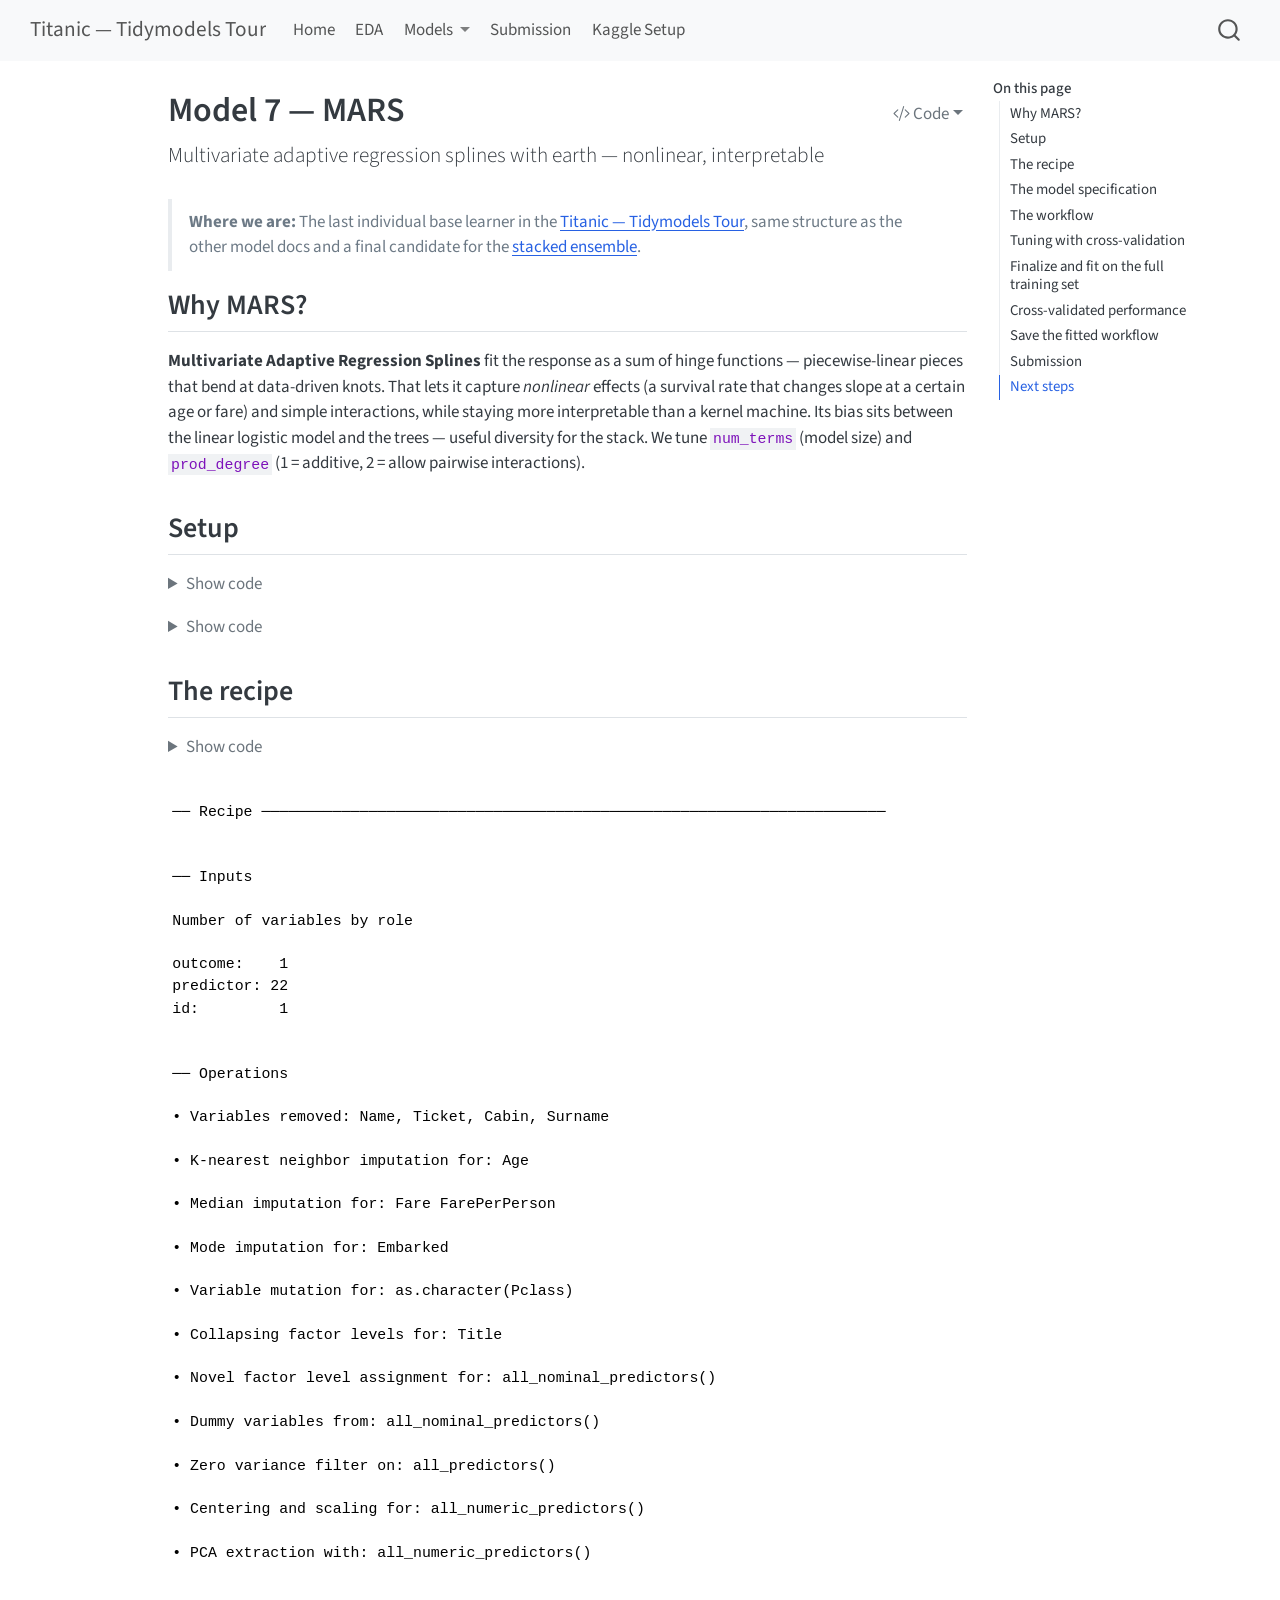
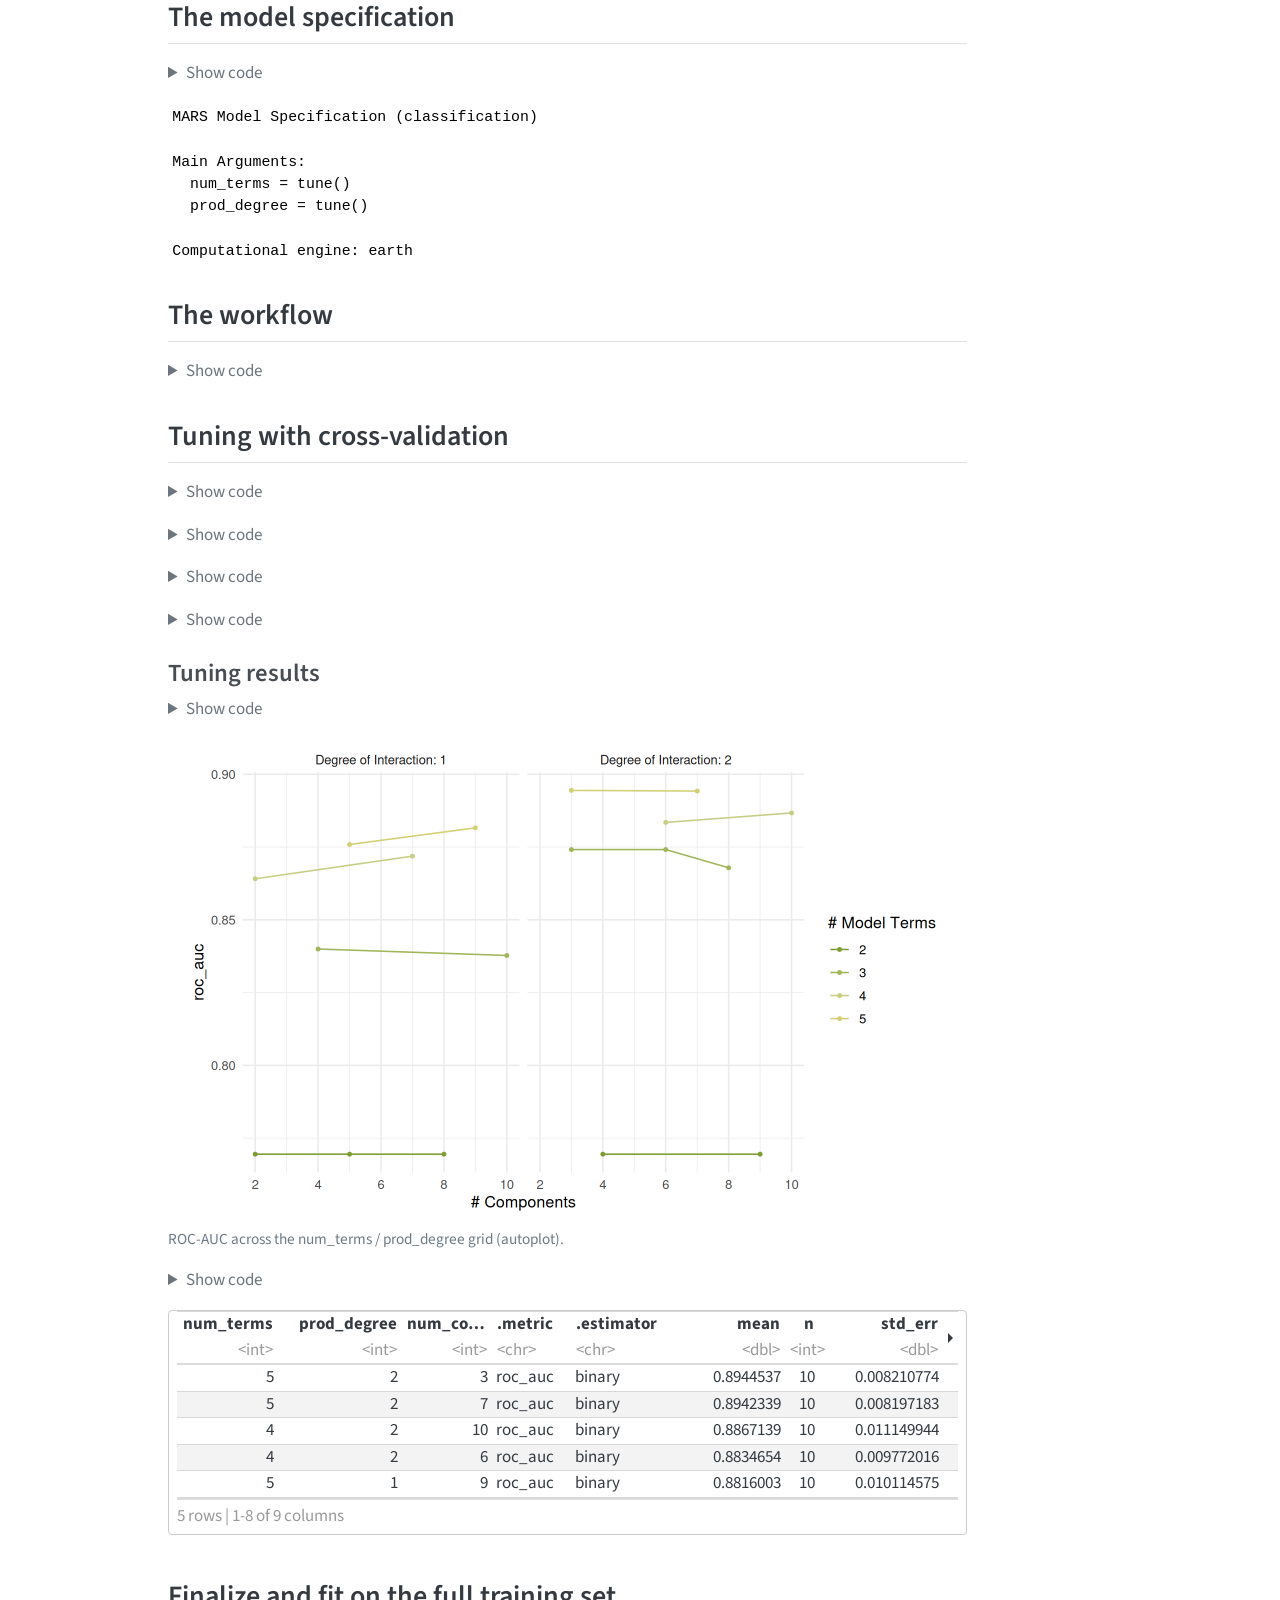
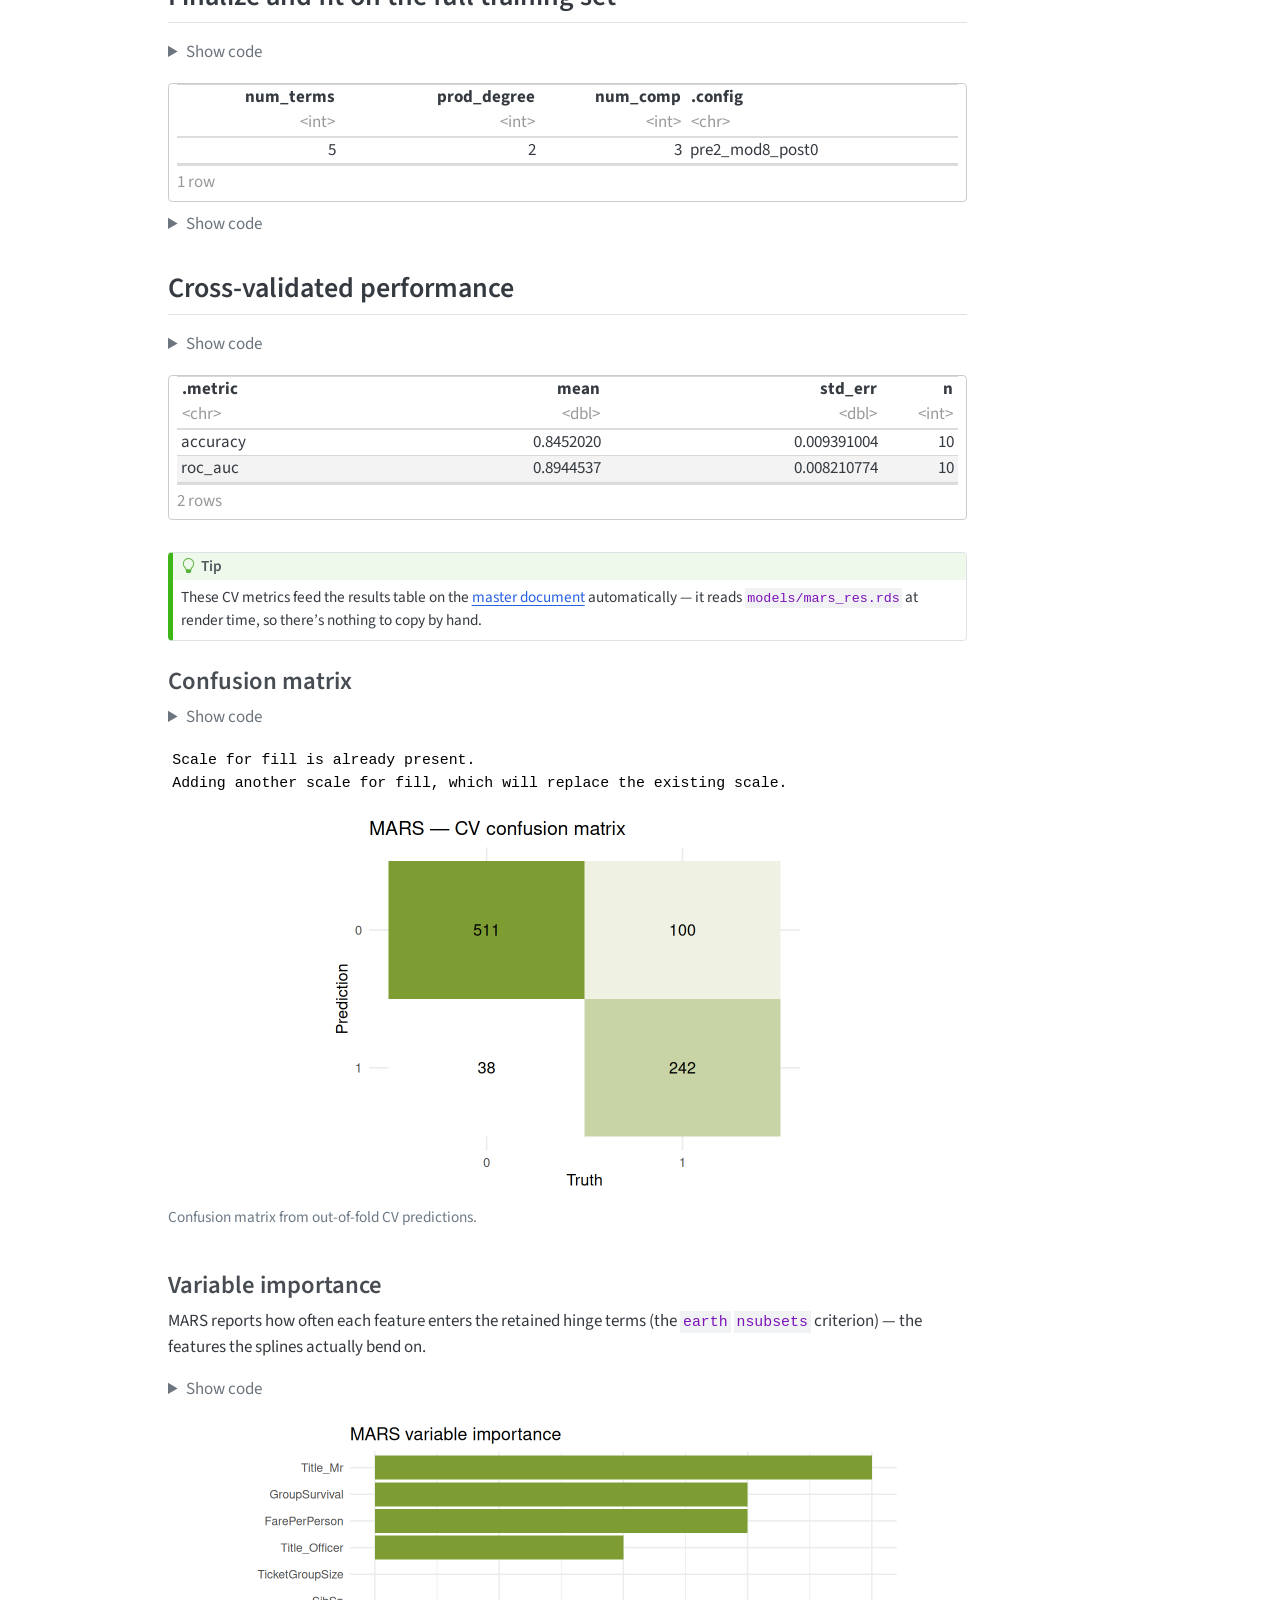
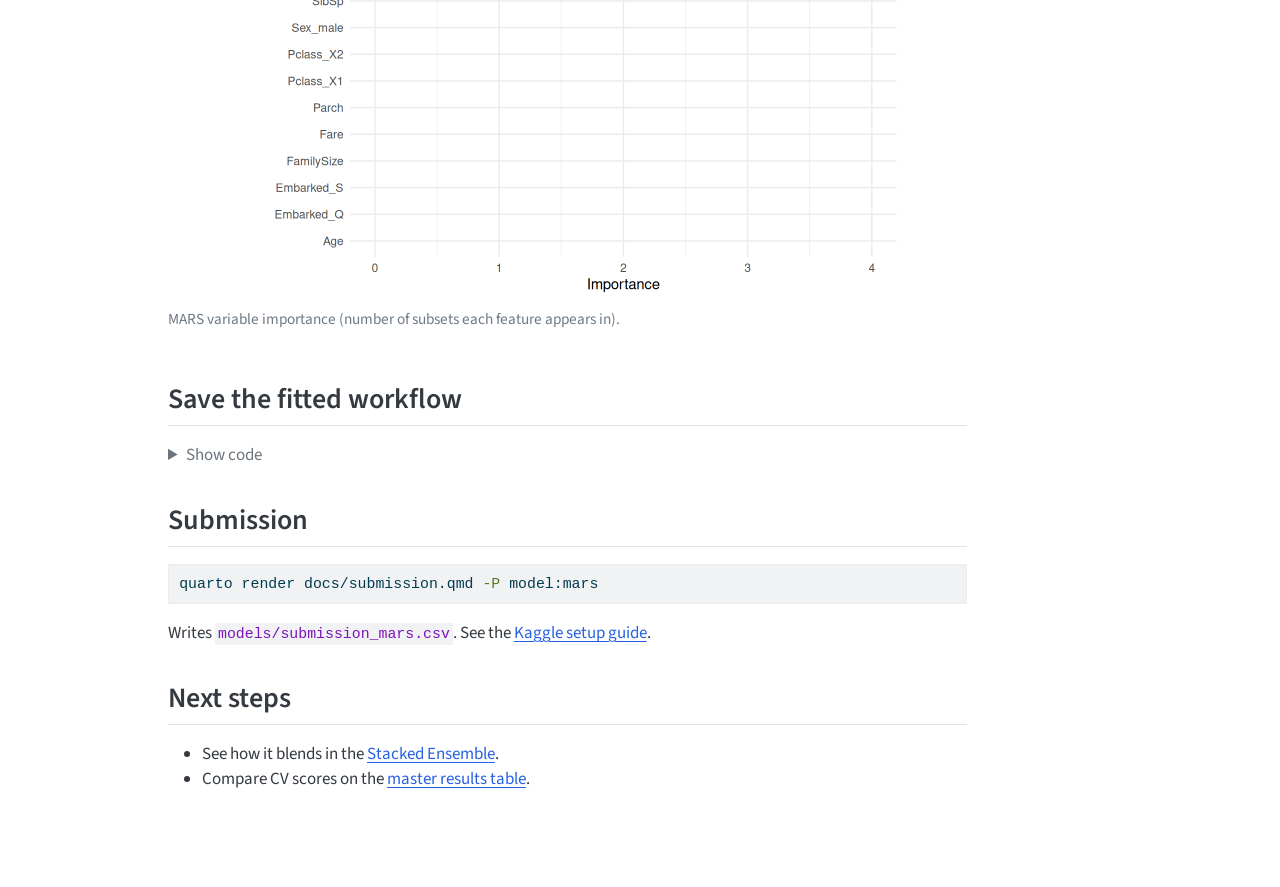
<file: docs/08-mars.html>
<!DOCTYPE html>
<html xmlns="http://www.w3.org/1999/xhtml" lang="en" xml:lang="en"><head>

<meta charset="utf-8">
<meta name="generator" content="quarto-1.9.38">

<meta name="viewport" content="width=device-width, initial-scale=1.0, user-scalable=yes">


<title>Model 7 — MARS – Titanic — Tidymodels Tour</title>
<style>
/* Default styles provided by pandoc.
** See https://pandoc.org/MANUAL.html#variables-for-html for config info.
*/
code{white-space: pre-wrap;}
span.smallcaps{font-variant: small-caps;}
div.columns{display: flex; gap: min(4vw, 1.5em);}
div.column{flex: auto; overflow-x: auto;}
div.hanging-indent{margin-left: 1.5em; text-indent: -1.5em;}
ul.task-list{list-style: none;}
ul.task-list li input[type="checkbox"] {
  width: 0.8em;
  margin: 0 0.8em 0.2em -1em; /* quarto-specific, see https://github.com/quarto-dev/quarto-cli/issues/4556 */ 
  vertical-align: middle;
}
/* CSS for syntax highlighting */
html { -webkit-text-size-adjust: 100%; }
pre > code.sourceCode { white-space: pre; position: relative; }
pre > code.sourceCode > span { display: inline-block; line-height: 1.25; }
pre > code.sourceCode > span:empty { height: 1.2em; }
.sourceCode { overflow: visible; }
code.sourceCode > span { color: inherit; text-decoration: inherit; }
div.sourceCode { margin: 1em 0; }
pre.sourceCode { margin: 0; }
@media screen {
div.sourceCode { overflow: auto; }
}
@media print {
pre > code.sourceCode { white-space: pre-wrap; }
pre > code.sourceCode > span { text-indent: -5em; padding-left: 5em; }
}
pre.numberSource code
  { counter-reset: source-line 0; }
pre.numberSource code > span
  { position: relative; left: -4em; counter-increment: source-line; }
pre.numberSource code > span > a:first-child::before
  { content: counter(source-line);
    position: relative; left: -1em; text-align: right; vertical-align: baseline;
    border: none; display: inline-block;
    -webkit-touch-callout: none; -webkit-user-select: none;
    -khtml-user-select: none; -moz-user-select: none;
    -ms-user-select: none; user-select: none;
    padding: 0 4px; width: 4em;
  }
pre.numberSource { margin-left: 3em;  padding-left: 4px; }
div.sourceCode
  {   }
@media screen {
pre > code.sourceCode > span > a:first-child::before { text-decoration: underline; }
}
</style>


<script src="../site_libs/quarto-nav/quarto-nav.js"></script>
<script src="../site_libs/quarto-nav/headroom.min.js"></script>
<script src="../site_libs/clipboard/clipboard.min.js"></script>
<script src="../site_libs/quarto-search/autocomplete.umd.js"></script>
<script src="../site_libs/quarto-search/fuse.min.js"></script>
<script src="../site_libs/quarto-search/quarto-search.js"></script>
<meta name="quarto:offset" content="../">
<script src="../site_libs/quarto-html/quarto.js" type="module"></script>
<script src="../site_libs/quarto-html/tabsets/tabsets.js" type="module"></script>
<script src="../site_libs/quarto-html/popper.min.js"></script>
<script src="../site_libs/quarto-html/tippy.umd.min.js"></script>
<script src="../site_libs/quarto-html/anchor.min.js"></script>
<link href="../site_libs/quarto-html/tippy.css" rel="stylesheet">
<link href="../site_libs/quarto-html/quarto-syntax-highlighting-15634bcf2e68342d4ad2dfa704d543f6.css" rel="stylesheet" id="quarto-text-highlighting-styles">
<script src="../site_libs/bootstrap/bootstrap.min.js"></script>
<link href="../site_libs/bootstrap/bootstrap-icons.css" rel="stylesheet">
<link href="../site_libs/bootstrap/bootstrap-bba5ebae505b5c03f3f0d8040a416a6b.min.css" rel="stylesheet" append-hash="true" id="quarto-bootstrap" data-mode="light">
<script id="quarto-search-options" type="application/json">{
  "location": "navbar",
  "copy-button": false,
  "collapse-after": 3,
  "panel-placement": "end",
  "type": "overlay",
  "limit": 50,
  "keyboard-shortcut": [
    "f",
    "/",
    "s"
  ],
  "show-item-context": false,
  "language": {
    "search-no-results-text": "No results",
    "search-matching-documents-text": "matching documents",
    "search-copy-link-title": "Copy link to search",
    "search-hide-matches-text": "Hide additional matches",
    "search-more-match-text": "more match in this document",
    "search-more-matches-text": "more matches in this document",
    "search-clear-button-title": "Clear",
    "search-text-placeholder": "",
    "search-detached-cancel-button-title": "Cancel",
    "search-submit-button-title": "Submit",
    "search-label": "Search"
  }
}</script>
<link href="../site_libs/pagedtable-1.1/css/pagedtable.css" rel="stylesheet">
<script src="../site_libs/pagedtable-1.1/js/pagedtable.js"></script>


</head>

<body class="nav-fixed quarto-light">

<div id="quarto-search-results"></div>
  <header id="quarto-header" class="headroom fixed-top">
    <nav class="navbar navbar-expand-lg " data-bs-theme="dark">
      <div class="navbar-container container-fluid">
      <div class="navbar-brand-container mx-auto">
    <a class="navbar-brand" href="../index.html">
    <span class="navbar-title">Titanic — Tidymodels Tour</span>
    </a>
  </div>
            <div id="quarto-search" class="" title="Search"></div>
          <button class="navbar-toggler" type="button" data-bs-toggle="collapse" data-bs-target="#navbarCollapse" aria-controls="navbarCollapse" role="menu" aria-expanded="false" aria-label="Toggle navigation" onclick="if (window.quartoToggleHeadroom) { window.quartoToggleHeadroom(); }">
  <span class="navbar-toggler-icon"></span>
</button>
          <div class="collapse navbar-collapse" id="navbarCollapse">
            <ul class="navbar-nav navbar-nav-scroll me-auto">
  <li class="nav-item">
    <a class="nav-link" href="../index.html"> 
<span class="menu-text">Home</span></a>
  </li>  
  <li class="nav-item">
    <a class="nav-link" href="../docs/01-eda.html"> 
<span class="menu-text">EDA</span></a>
  </li>  
  <li class="nav-item dropdown ">
    <a class="nav-link dropdown-toggle" href="#" id="nav-menu-models" role="link" data-bs-toggle="dropdown" aria-expanded="false">
 <span class="menu-text">Models</span>
    </a>
    <ul class="dropdown-menu" aria-labelledby="nav-menu-models">    
        <li>
    <a class="dropdown-item" href="../docs/02-xgboost.html">
 <span class="dropdown-text">XGBoost</span></a>
  </li>  
        <li>
    <a class="dropdown-item" href="../docs/03-random-forest.html">
 <span class="dropdown-text">Random Forest</span></a>
  </li>  
        <li>
    <a class="dropdown-item" href="../docs/04-neural-net.html">
 <span class="dropdown-text">Neural Net</span></a>
  </li>  
        <li>
    <a class="dropdown-item" href="../docs/06-logistic.html">
 <span class="dropdown-text">Logistic Regression</span></a>
  </li>  
        <li>
    <a class="dropdown-item" href="../docs/07-svm.html">
 <span class="dropdown-text">Support Vector Machine</span></a>
  </li>  
        <li>
    <a class="dropdown-item" href="../docs/08-mars.html">
 <span class="dropdown-text">MARS</span></a>
  </li>  
        <li>
    <a class="dropdown-item" href="../docs/05-stack.html">
 <span class="dropdown-text">Stacked Ensemble</span></a>
  </li>  
    </ul>
  </li>
  <li class="nav-item">
    <a class="nav-link" href="../docs/submission.html"> 
<span class="menu-text">Submission</span></a>
  </li>  
  <li class="nav-item">
    <a class="nav-link" href="../docs/setup-kaggle.html"> 
<span class="menu-text">Kaggle Setup</span></a>
  </li>  
</ul>
          </div> <!-- /navcollapse -->
            <div class="quarto-navbar-tools">
</div>
      </div> <!-- /container-fluid -->
    </nav>
</header>
<!-- content -->
<div id="quarto-content" class="quarto-container page-columns page-rows-contents page-layout-article page-navbar">
<!-- sidebar -->
<!-- margin-sidebar -->
    <div id="quarto-margin-sidebar" class="sidebar margin-sidebar">
        <nav id="TOC" role="doc-toc" class="toc-active">
    <h2 id="toc-title">On this page</h2>
   
  <ul>
  <li><a href="#why-mars" id="toc-why-mars" class="nav-link active" data-scroll-target="#why-mars">Why MARS?</a></li>
  <li><a href="#setup" id="toc-setup" class="nav-link" data-scroll-target="#setup">Setup</a></li>
  <li><a href="#the-recipe" id="toc-the-recipe" class="nav-link" data-scroll-target="#the-recipe">The recipe</a></li>
  <li><a href="#the-model-specification" id="toc-the-model-specification" class="nav-link" data-scroll-target="#the-model-specification">The model specification</a></li>
  <li><a href="#the-workflow" id="toc-the-workflow" class="nav-link" data-scroll-target="#the-workflow">The workflow</a></li>
  <li><a href="#tuning-with-cross-validation" id="toc-tuning-with-cross-validation" class="nav-link" data-scroll-target="#tuning-with-cross-validation">Tuning with cross-validation</a>
  <ul class="collapse">
  <li><a href="#tuning-results" id="toc-tuning-results" class="nav-link" data-scroll-target="#tuning-results">Tuning results</a></li>
  </ul></li>
  <li><a href="#finalize-and-fit-on-the-full-training-set" id="toc-finalize-and-fit-on-the-full-training-set" class="nav-link" data-scroll-target="#finalize-and-fit-on-the-full-training-set">Finalize and fit on the full training set</a></li>
  <li><a href="#cross-validated-performance" id="toc-cross-validated-performance" class="nav-link" data-scroll-target="#cross-validated-performance">Cross-validated performance</a>
  <ul class="collapse">
  <li><a href="#confusion-matrix" id="toc-confusion-matrix" class="nav-link" data-scroll-target="#confusion-matrix">Confusion matrix</a></li>
  <li><a href="#variable-importance" id="toc-variable-importance" class="nav-link" data-scroll-target="#variable-importance">Variable importance</a></li>
  </ul></li>
  <li><a href="#save-the-fitted-workflow" id="toc-save-the-fitted-workflow" class="nav-link" data-scroll-target="#save-the-fitted-workflow">Save the fitted workflow</a></li>
  <li><a href="#submission" id="toc-submission" class="nav-link" data-scroll-target="#submission">Submission</a></li>
  <li><a href="#next-steps" id="toc-next-steps" class="nav-link" data-scroll-target="#next-steps">Next steps</a></li>
  </ul>
</nav>
    </div>
<!-- main -->
<main class="content" id="quarto-document-content">

<header id="title-block-header" class="quarto-title-block default">
<div class="quarto-title">
<div class="quarto-title-block"><div><h1 class="title">Model 7 — MARS</h1><button type="button" class="btn code-tools-button dropdown-toggle" id="quarto-code-tools-menu" data-bs-toggle="dropdown" aria-expanded="false"><i class="bi"></i> Code</button><ul class="dropdown-menu dropdown-menu-end" aria-labelelledby="quarto-code-tools-menu"><li><a id="quarto-show-all-code" class="dropdown-item" href="javascript:void(0)" role="button">Show All Code</a></li><li><a id="quarto-hide-all-code" class="dropdown-item" href="javascript:void(0)" role="button">Hide All Code</a></li><li><hr class="dropdown-divider"></li><li><a id="quarto-view-source" class="dropdown-item" href="javascript:void(0)" role="button">View Source</a></li></ul></div></div>
<p class="subtitle lead">Multivariate adaptive regression splines with earth — nonlinear, interpretable</p>
</div>



<div class="quarto-title-meta">

    
  
    
  </div>
  


</header>


<blockquote class="blockquote">
<p><strong>Where we are:</strong> The last individual base learner in the <a href="../index.html">Titanic — Tidymodels Tour</a>, same structure as the other model docs and a final candidate for the <a href="../docs/05-stack.html">stacked ensemble</a>.</p>
</blockquote>
<section id="why-mars" class="level2">
<h2 class="anchored" data-anchor-id="why-mars">Why MARS?</h2>
<p><strong>Multivariate Adaptive Regression Splines</strong> fit the response as a sum of hinge functions — piecewise-linear pieces that bend at data-driven knots. That lets it capture <em>nonlinear</em> effects (a survival rate that changes slope at a certain age or fare) and simple interactions, while staying more interpretable than a kernel machine. Its bias sits between the linear logistic model and the trees — useful diversity for the stack. We tune <code>num_terms</code> (model size) and <code>prod_degree</code> (1 = additive, 2 = allow pairwise interactions).</p>
</section>
<section id="setup" class="level2">
<h2 class="anchored" data-anchor-id="setup">Setup</h2>
<div class="cell">
<details class="code-fold">
<summary>Show code</summary>
<div class="code-copy-outer-scaffold"><div class="sourceCode cell-code" id="cb1"><pre class="sourceCode r code-with-copy"><code class="sourceCode r"><span id="cb1-1"><a href="#cb1-1" aria-hidden="true" tabindex="-1"></a><span class="fu">source</span>(here<span class="sc">::</span><span class="fu">here</span>(<span class="st">"R"</span>, <span class="st">"00_setup.R"</span>))</span>
<span id="cb1-2"><a href="#cb1-2" aria-hidden="true" tabindex="-1"></a><span class="fu">source</span>(<span class="fu">here</span>(<span class="st">"R"</span>, <span class="st">"02_features.R"</span>))</span>
<span id="cb1-3"><a href="#cb1-3" aria-hidden="true" tabindex="-1"></a></span>
<span id="cb1-4"><a href="#cb1-4" aria-hidden="true" tabindex="-1"></a><span class="fu">library</span>(tidyverse)</span>
<span id="cb1-5"><a href="#cb1-5" aria-hidden="true" tabindex="-1"></a><span class="fu">library</span>(tidymodels)</span>
<span id="cb1-6"><a href="#cb1-6" aria-hidden="true" tabindex="-1"></a><span class="fu">library</span>(here)</span>
<span id="cb1-7"><a href="#cb1-7" aria-hidden="true" tabindex="-1"></a><span class="fu">library</span>(earth)   <span class="co"># the MARS engine</span></span>
<span id="cb1-8"><a href="#cb1-8" aria-hidden="true" tabindex="-1"></a><span class="fu">library</span>(vip)     <span class="co"># earth exposes variable importance</span></span></code></pre></div><button title="Copy to Clipboard" class="code-copy-button"><i class="bi"></i></button></div>
</details>
</div>
<div class="cell">
<details class="code-fold">
<summary>Show code</summary>
<div class="code-copy-outer-scaffold"><div class="sourceCode cell-code" id="cb2"><pre class="sourceCode r code-with-copy"><code class="sourceCode r"><span id="cb2-1"><a href="#cb2-1" aria-hidden="true" tabindex="-1"></a>train <span class="ot">&lt;-</span> <span class="fu">read_csv</span>(<span class="fu">here</span>(<span class="st">"data"</span>, <span class="st">"processed"</span>, <span class="st">"train.csv"</span>)) <span class="sc">|&gt;</span></span>
<span id="cb2-2"><a href="#cb2-2" aria-hidden="true" tabindex="-1"></a>  <span class="fu">mutate</span>(<span class="at">Survived =</span> <span class="fu">factor</span>(Survived, <span class="at">levels =</span> <span class="fu">c</span>(<span class="st">"0"</span>, <span class="st">"1"</span>)))</span></code></pre></div><button title="Copy to Clipboard" class="code-copy-button"><i class="bi"></i></button></div>
</details>
</div>
</section>
<section id="the-recipe" class="level2">
<h2 class="anchored" data-anchor-id="the-recipe">The recipe</h2>
<div class="cell">
<details class="code-fold">
<summary>Show code</summary>
<div class="code-copy-outer-scaffold"><div class="sourceCode cell-code" id="cb3"><pre class="sourceCode r code-with-copy"><code class="sourceCode r"><span id="cb3-1"><a href="#cb3-1" aria-hidden="true" tabindex="-1"></a>mars_recipe <span class="ot">&lt;-</span> <span class="fu">make_recipe</span>(train)</span>
<span id="cb3-2"><a href="#cb3-2" aria-hidden="true" tabindex="-1"></a>mars_recipe</span></code></pre></div><button title="Copy to Clipboard" class="code-copy-button"><i class="bi"></i></button></div>
</details>
<div class="cell-output cell-output-stderr">
<pre><code></code></pre>
</div>
<div class="cell-output cell-output-stderr">
<pre><code>── Recipe ──────────────────────────────────────────────────────────────────────</code></pre>
</div>
<div class="cell-output cell-output-stderr">
<pre><code></code></pre>
</div>
<div class="cell-output cell-output-stderr">
<pre><code>── Inputs </code></pre>
</div>
<div class="cell-output cell-output-stderr">
<pre><code>Number of variables by role</code></pre>
</div>
<div class="cell-output cell-output-stderr">
<pre><code>outcome:    1
predictor: 22
id:         1</code></pre>
</div>
<div class="cell-output cell-output-stderr">
<pre><code></code></pre>
</div>
<div class="cell-output cell-output-stderr">
<pre><code>── Operations </code></pre>
</div>
<div class="cell-output cell-output-stderr">
<pre><code>• Variables removed: Name, Ticket, Cabin, Surname</code></pre>
</div>
<div class="cell-output cell-output-stderr">
<pre><code>• K-nearest neighbor imputation for: Age</code></pre>
</div>
<div class="cell-output cell-output-stderr">
<pre><code>• Median imputation for: Fare FarePerPerson</code></pre>
</div>
<div class="cell-output cell-output-stderr">
<pre><code>• Mode imputation for: Embarked</code></pre>
</div>
<div class="cell-output cell-output-stderr">
<pre><code>• Variable mutation for: as.character(Pclass)</code></pre>
</div>
<div class="cell-output cell-output-stderr">
<pre><code>• Collapsing factor levels for: Title</code></pre>
</div>
<div class="cell-output cell-output-stderr">
<pre><code>• Novel factor level assignment for: all_nominal_predictors()</code></pre>
</div>
<div class="cell-output cell-output-stderr">
<pre><code>• Dummy variables from: all_nominal_predictors()</code></pre>
</div>
<div class="cell-output cell-output-stderr">
<pre><code>• Zero variance filter on: all_predictors()</code></pre>
</div>
<div class="cell-output cell-output-stderr">
<pre><code>• Centering and scaling for: all_numeric_predictors()</code></pre>
</div>
<div class="cell-output cell-output-stderr">
<pre><code>• PCA extraction with: all_numeric_predictors()</code></pre>
</div>
</div>
</section>
<section id="the-model-specification" class="level2">
<h2 class="anchored" data-anchor-id="the-model-specification">The model specification</h2>
<div class="cell">
<details class="code-fold">
<summary>Show code</summary>
<div class="code-copy-outer-scaffold"><div class="sourceCode cell-code" id="cb23"><pre class="sourceCode r code-with-copy"><code class="sourceCode r"><span id="cb23-1"><a href="#cb23-1" aria-hidden="true" tabindex="-1"></a>mars_spec <span class="ot">&lt;-</span> <span class="fu">mars</span>(</span>
<span id="cb23-2"><a href="#cb23-2" aria-hidden="true" tabindex="-1"></a>  <span class="at">num_terms   =</span> <span class="fu">tune</span>(),</span>
<span id="cb23-3"><a href="#cb23-3" aria-hidden="true" tabindex="-1"></a>  <span class="at">prod_degree =</span> <span class="fu">tune</span>()</span>
<span id="cb23-4"><a href="#cb23-4" aria-hidden="true" tabindex="-1"></a>) <span class="sc">|&gt;</span></span>
<span id="cb23-5"><a href="#cb23-5" aria-hidden="true" tabindex="-1"></a>  <span class="fu">set_engine</span>(<span class="st">"earth"</span>) <span class="sc">|&gt;</span></span>
<span id="cb23-6"><a href="#cb23-6" aria-hidden="true" tabindex="-1"></a>  <span class="fu">set_mode</span>(<span class="st">"classification"</span>)</span>
<span id="cb23-7"><a href="#cb23-7" aria-hidden="true" tabindex="-1"></a></span>
<span id="cb23-8"><a href="#cb23-8" aria-hidden="true" tabindex="-1"></a>mars_spec</span></code></pre></div><button title="Copy to Clipboard" class="code-copy-button"><i class="bi"></i></button></div>
</details>
<div class="cell-output cell-output-stdout">
<pre><code>MARS Model Specification (classification)

Main Arguments:
  num_terms = tune()
  prod_degree = tune()

Computational engine: earth </code></pre>
</div>
</div>
</section>
<section id="the-workflow" class="level2">
<h2 class="anchored" data-anchor-id="the-workflow">The workflow</h2>
<div class="cell">
<details class="code-fold">
<summary>Show code</summary>
<div class="code-copy-outer-scaffold"><div class="sourceCode cell-code" id="cb25"><pre class="sourceCode r code-with-copy"><code class="sourceCode r"><span id="cb25-1"><a href="#cb25-1" aria-hidden="true" tabindex="-1"></a>mars_wf <span class="ot">&lt;-</span> <span class="fu">workflow</span>() <span class="sc">|&gt;</span></span>
<span id="cb25-2"><a href="#cb25-2" aria-hidden="true" tabindex="-1"></a>  <span class="fu">add_recipe</span>(mars_recipe) <span class="sc">|&gt;</span></span>
<span id="cb25-3"><a href="#cb25-3" aria-hidden="true" tabindex="-1"></a>  <span class="fu">add_model</span>(mars_spec)</span></code></pre></div><button title="Copy to Clipboard" class="code-copy-button"><i class="bi"></i></button></div>
</details>
</div>
</section>
<section id="tuning-with-cross-validation" class="level2">
<h2 class="anchored" data-anchor-id="tuning-with-cross-validation">Tuning with cross-validation</h2>
<div class="cell">
<details class="code-fold">
<summary>Show code</summary>
<div class="code-copy-outer-scaffold"><div class="sourceCode cell-code" id="cb26"><pre class="sourceCode r code-with-copy"><code class="sourceCode r"><span id="cb26-1"><a href="#cb26-1" aria-hidden="true" tabindex="-1"></a><span class="fu">set.seed</span>(<span class="dv">42</span>)</span>
<span id="cb26-2"><a href="#cb26-2" aria-hidden="true" tabindex="-1"></a>folds <span class="ot">&lt;-</span> <span class="fu">vfold_cv</span>(train, <span class="at">v =</span> <span class="dv">10</span>, <span class="at">strata =</span> Survived)</span></code></pre></div><button title="Copy to Clipboard" class="code-copy-button"><i class="bi"></i></button></div>
</details>
</div>
<div class="cell">
<details class="code-fold">
<summary>Show code</summary>
<div class="code-copy-outer-scaffold"><div class="sourceCode cell-code" id="cb27"><pre class="sourceCode r code-with-copy"><code class="sourceCode r"><span id="cb27-1"><a href="#cb27-1" aria-hidden="true" tabindex="-1"></a>preds <span class="ot">&lt;-</span> <span class="fu">prep</span>(<span class="fu">make_recipe</span>(train, <span class="at">num_comp =</span> <span class="dv">2</span>)) <span class="sc">|&gt;</span></span>
<span id="cb27-2"><a href="#cb27-2" aria-hidden="true" tabindex="-1"></a>  <span class="fu">bake</span>(<span class="at">new_data =</span> <span class="cn">NULL</span>) <span class="sc">|&gt;</span></span>
<span id="cb27-3"><a href="#cb27-3" aria-hidden="true" tabindex="-1"></a>  <span class="fu">select</span>(<span class="sc">-</span>Survived, <span class="sc">-</span>PassengerId)</span>
<span id="cb27-4"><a href="#cb27-4" aria-hidden="true" tabindex="-1"></a></span>
<span id="cb27-5"><a href="#cb27-5" aria-hidden="true" tabindex="-1"></a>mars_params <span class="ot">&lt;-</span> <span class="fu">extract_parameter_set_dials</span>(mars_wf) <span class="sc">|&gt;</span></span>
<span id="cb27-6"><a href="#cb27-6" aria-hidden="true" tabindex="-1"></a>  <span class="fu">finalize</span>(preds) <span class="sc">|&gt;</span></span>
<span id="cb27-7"><a href="#cb27-7" aria-hidden="true" tabindex="-1"></a>  <span class="fu">update</span>(<span class="at">num_comp =</span> <span class="fu">num_comp</span>(<span class="at">range =</span> <span class="fu">c</span>(<span class="dv">2</span>L, <span class="dv">10</span>L)))</span>
<span id="cb27-8"><a href="#cb27-8" aria-hidden="true" tabindex="-1"></a></span>
<span id="cb27-9"><a href="#cb27-9" aria-hidden="true" tabindex="-1"></a><span class="fu">set.seed</span>(<span class="dv">42</span>)</span>
<span id="cb27-10"><a href="#cb27-10" aria-hidden="true" tabindex="-1"></a>mars_grid <span class="ot">&lt;-</span> <span class="fu">grid_space_filling</span>(mars_params, <span class="at">size =</span> <span class="dv">18</span>)</span></code></pre></div><button title="Copy to Clipboard" class="code-copy-button"><i class="bi"></i></button></div>
</details>
</div>
<div class="cell">
<details class="code-fold">
<summary>Show code</summary>
<div class="code-copy-outer-scaffold"><div class="sourceCode cell-code" id="cb28"><pre class="sourceCode r code-with-copy"><code class="sourceCode r"><span id="cb28-1"><a href="#cb28-1" aria-hidden="true" tabindex="-1"></a>mars_metrics <span class="ot">&lt;-</span> <span class="fu">metric_set</span>(roc_auc, accuracy)</span>
<span id="cb28-2"><a href="#cb28-2" aria-hidden="true" tabindex="-1"></a></span>
<span id="cb28-3"><a href="#cb28-3" aria-hidden="true" tabindex="-1"></a><span class="fu">set.seed</span>(<span class="dv">42</span>)</span>
<span id="cb28-4"><a href="#cb28-4" aria-hidden="true" tabindex="-1"></a>mars_tuned <span class="ot">&lt;-</span> <span class="fu">tune_grid</span>(</span>
<span id="cb28-5"><a href="#cb28-5" aria-hidden="true" tabindex="-1"></a>  mars_wf,</span>
<span id="cb28-6"><a href="#cb28-6" aria-hidden="true" tabindex="-1"></a>  <span class="at">resamples =</span> folds,</span>
<span id="cb28-7"><a href="#cb28-7" aria-hidden="true" tabindex="-1"></a>  <span class="at">grid      =</span> mars_grid,</span>
<span id="cb28-8"><a href="#cb28-8" aria-hidden="true" tabindex="-1"></a>  <span class="at">metrics   =</span> mars_metrics,</span>
<span id="cb28-9"><a href="#cb28-9" aria-hidden="true" tabindex="-1"></a>  <span class="at">control   =</span> <span class="fu">control_grid</span>(<span class="at">save_pred =</span> <span class="cn">TRUE</span>, <span class="at">save_workflow =</span> <span class="cn">TRUE</span>, <span class="at">event_level =</span> <span class="st">"second"</span>)</span>
<span id="cb28-10"><a href="#cb28-10" aria-hidden="true" tabindex="-1"></a>)</span></code></pre></div><button title="Copy to Clipboard" class="code-copy-button"><i class="bi"></i></button></div>
</details>
</div>
<div class="cell">
<details class="code-fold">
<summary>Show code</summary>
<div class="code-copy-outer-scaffold"><div class="sourceCode cell-code" id="cb29"><pre class="sourceCode r code-with-copy"><code class="sourceCode r"><span id="cb29-1"><a href="#cb29-1" aria-hidden="true" tabindex="-1"></a><span class="fu">saveRDS</span>(mars_tuned, <span class="fu">here</span>(<span class="st">"models"</span>, <span class="st">"mars_res.rds"</span>))</span></code></pre></div><button title="Copy to Clipboard" class="code-copy-button"><i class="bi"></i></button></div>
</details>
</div>
<section id="tuning-results" class="level3">
<h3 class="anchored" data-anchor-id="tuning-results">Tuning results</h3>
<div class="cell">
<details class="code-fold">
<summary>Show code</summary>
<div class="code-copy-outer-scaffold"><div class="sourceCode cell-code" id="cb30"><pre class="sourceCode r code-with-copy"><code class="sourceCode r"><span id="cb30-1"><a href="#cb30-1" aria-hidden="true" tabindex="-1"></a><span class="fu">autoplot</span>(mars_tuned, <span class="at">metric =</span> <span class="st">"roc_auc"</span>)</span></code></pre></div><button title="Copy to Clipboard" class="code-copy-button"><i class="bi"></i></button></div>
</details>
<div class="cell-output-display">
<div class="quarto-figure quarto-figure-center">
<figure class="figure">
<p><img src="08-mars_files/figure-html/tune-plot-1.png" class="img-fluid figure-img" width="768"></p>
<figcaption>ROC-AUC across the num_terms / prod_degree grid (autoplot).</figcaption>
</figure>
</div>
</div>
</div>
<div class="cell">
<details class="code-fold">
<summary>Show code</summary>
<div class="code-copy-outer-scaffold"><div class="sourceCode cell-code" id="cb31"><pre class="sourceCode r code-with-copy"><code class="sourceCode r"><span id="cb31-1"><a href="#cb31-1" aria-hidden="true" tabindex="-1"></a><span class="fu">show_best</span>(mars_tuned, <span class="at">metric =</span> <span class="st">"roc_auc"</span>, <span class="at">n =</span> <span class="dv">5</span>)</span></code></pre></div><button title="Copy to Clipboard" class="code-copy-button"><i class="bi"></i></button></div>
</details>
<div class="cell-output-display">
<div data-pagedtable="false">
  <script data-pagedtable-source="" type="application/json">
{"columns":[{"label":["num_terms"],"name":[1],"type":["int"],"align":["right"]},{"label":["prod_degree"],"name":[2],"type":["int"],"align":["right"]},{"label":["num_comp"],"name":[3],"type":["int"],"align":["right"]},{"label":[".metric"],"name":[4],"type":["chr"],"align":["left"]},{"label":[".estimator"],"name":[5],"type":["chr"],"align":["left"]},{"label":["mean"],"name":[6],"type":["dbl"],"align":["right"]},{"label":["n"],"name":[7],"type":["int"],"align":["right"]},{"label":["std_err"],"name":[8],"type":["dbl"],"align":["right"]},{"label":[".config"],"name":[9],"type":["chr"],"align":["left"]}],"data":[{"1":"5","2":"2","3":"3","4":"roc_auc","5":"binary","6":"0.8944537","7":"10","8":"0.008210774","9":"pre2_mod8_post0"},{"1":"5","2":"2","3":"7","4":"roc_auc","5":"binary","6":"0.8942339","7":"10","8":"0.008197183","9":"pre6_mod8_post0"},{"1":"4","2":"2","3":"10","4":"roc_auc","5":"binary","6":"0.8867139","7":"10","8":"0.011149944","9":"pre9_mod6_post0"},{"1":"4","2":"2","3":"6","4":"roc_auc","5":"binary","6":"0.8834654","7":"10","8":"0.009772016","9":"pre5_mod6_post0"},{"1":"5","2":"1","3":"9","4":"roc_auc","5":"binary","6":"0.8816003","7":"10","8":"0.010114575","9":"pre8_mod7_post0"}],"options":{"columns":{"min":{},"max":[10]},"rows":{"min":[10],"max":[10]},"pages":{}}}
  </script>
</div>
</div>
</div>
</section>
</section>
<section id="finalize-and-fit-on-the-full-training-set" class="level2">
<h2 class="anchored" data-anchor-id="finalize-and-fit-on-the-full-training-set">Finalize and fit on the full training set</h2>
<div class="cell">
<details class="code-fold">
<summary>Show code</summary>
<div class="code-copy-outer-scaffold"><div class="sourceCode cell-code" id="cb32"><pre class="sourceCode r code-with-copy"><code class="sourceCode r"><span id="cb32-1"><a href="#cb32-1" aria-hidden="true" tabindex="-1"></a>best_mars <span class="ot">&lt;-</span> <span class="fu">select_best</span>(mars_tuned, <span class="at">metric =</span> <span class="st">"roc_auc"</span>)</span>
<span id="cb32-2"><a href="#cb32-2" aria-hidden="true" tabindex="-1"></a>best_mars</span></code></pre></div><button title="Copy to Clipboard" class="code-copy-button"><i class="bi"></i></button></div>
</details>
<div class="cell-output-display">
<div data-pagedtable="false">
  <script data-pagedtable-source="" type="application/json">
{"columns":[{"label":["num_terms"],"name":[1],"type":["int"],"align":["right"]},{"label":["prod_degree"],"name":[2],"type":["int"],"align":["right"]},{"label":["num_comp"],"name":[3],"type":["int"],"align":["right"]},{"label":[".config"],"name":[4],"type":["chr"],"align":["left"]}],"data":[{"1":"5","2":"2","3":"3","4":"pre2_mod8_post0"}],"options":{"columns":{"min":{},"max":[10]},"rows":{"min":[10],"max":[10]},"pages":{}}}
  </script>
</div>
</div>
<details class="code-fold">
<summary>Show code</summary>
<div class="code-copy-outer-scaffold"><div class="sourceCode cell-code" id="cb33"><pre class="sourceCode r code-with-copy"><code class="sourceCode r"><span id="cb33-1"><a href="#cb33-1" aria-hidden="true" tabindex="-1"></a>final_mars_wf <span class="ot">&lt;-</span> <span class="fu">finalize_workflow</span>(mars_wf, best_mars)</span>
<span id="cb33-2"><a href="#cb33-2" aria-hidden="true" tabindex="-1"></a></span>
<span id="cb33-3"><a href="#cb33-3" aria-hidden="true" tabindex="-1"></a><span class="fu">set.seed</span>(<span class="dv">42</span>)</span>
<span id="cb33-4"><a href="#cb33-4" aria-hidden="true" tabindex="-1"></a>mars_fit <span class="ot">&lt;-</span> <span class="fu">fit</span>(final_mars_wf, <span class="at">data =</span> train)</span></code></pre></div><button title="Copy to Clipboard" class="code-copy-button"><i class="bi"></i></button></div>
</details>
</div>
</section>
<section id="cross-validated-performance" class="level2">
<h2 class="anchored" data-anchor-id="cross-validated-performance">Cross-validated performance</h2>
<div class="cell">
<details class="code-fold">
<summary>Show code</summary>
<div class="code-copy-outer-scaffold"><div class="sourceCode cell-code" id="cb34"><pre class="sourceCode r code-with-copy"><code class="sourceCode r"><span id="cb34-1"><a href="#cb34-1" aria-hidden="true" tabindex="-1"></a><span class="fu">collect_metrics</span>(mars_tuned) <span class="sc">|&gt;</span></span>
<span id="cb34-2"><a href="#cb34-2" aria-hidden="true" tabindex="-1"></a>  <span class="fu">semi_join</span>(best_mars, <span class="at">by =</span> <span class="fu">names</span>(best_mars)) <span class="sc">|&gt;</span></span>
<span id="cb34-3"><a href="#cb34-3" aria-hidden="true" tabindex="-1"></a>  <span class="fu">select</span>(.metric, mean, std_err, n)</span></code></pre></div><button title="Copy to Clipboard" class="code-copy-button"><i class="bi"></i></button></div>
</details>
<div class="cell-output-display">
<div data-pagedtable="false">
  <script data-pagedtable-source="" type="application/json">
{"columns":[{"label":[".metric"],"name":[1],"type":["chr"],"align":["left"]},{"label":["mean"],"name":[2],"type":["dbl"],"align":["right"]},{"label":["std_err"],"name":[3],"type":["dbl"],"align":["right"]},{"label":["n"],"name":[4],"type":["int"],"align":["right"]}],"data":[{"1":"accuracy","2":"0.8452020","3":"0.009391004","4":"10"},{"1":"roc_auc","2":"0.8944537","3":"0.008210774","4":"10"}],"options":{"columns":{"min":{},"max":[10]},"rows":{"min":[10],"max":[10]},"pages":{}}}
  </script>
</div>
</div>
</div>
<div class="callout callout-style-default callout-tip callout-titled">
<div class="callout-header d-flex align-content-center">
<div class="callout-icon-container">
<i class="callout-icon"></i>
</div>
<div class="callout-title-container flex-fill">
Tip
</div>
</div>
<div class="callout-body-container callout-body">
<p>These CV metrics feed the results table on the <a href="../index.html">master document</a> automatically — it reads <code>models/mars_res.rds</code> at render time, so there’s nothing to copy by hand.</p>
</div>
</div>
<section id="confusion-matrix" class="level3">
<h3 class="anchored" data-anchor-id="confusion-matrix">Confusion matrix</h3>
<div class="cell">
<details class="code-fold">
<summary>Show code</summary>
<div class="code-copy-outer-scaffold"><div class="sourceCode cell-code" id="cb35"><pre class="sourceCode r code-with-copy"><code class="sourceCode r"><span id="cb35-1"><a href="#cb35-1" aria-hidden="true" tabindex="-1"></a>mars_cv_preds <span class="ot">&lt;-</span> <span class="fu">collect_predictions</span>(mars_tuned, <span class="at">parameters =</span> best_mars)</span>
<span id="cb35-2"><a href="#cb35-2" aria-hidden="true" tabindex="-1"></a></span>
<span id="cb35-3"><a href="#cb35-3" aria-hidden="true" tabindex="-1"></a>mars_cv_preds <span class="sc">|&gt;</span></span>
<span id="cb35-4"><a href="#cb35-4" aria-hidden="true" tabindex="-1"></a>  <span class="fu">conf_mat</span>(<span class="at">truth =</span> Survived, <span class="at">estimate =</span> .pred_class) <span class="sc">|&gt;</span></span>
<span id="cb35-5"><a href="#cb35-5" aria-hidden="true" tabindex="-1"></a>  <span class="fu">autoplot</span>(<span class="at">type =</span> <span class="st">"heatmap"</span>) <span class="sc">+</span></span>
<span id="cb35-6"><a href="#cb35-6" aria-hidden="true" tabindex="-1"></a>  <span class="fu">scale_fill_gradient</span>(<span class="at">low =</span> <span class="st">"white"</span>, <span class="at">high =</span> kakapo_pal[<span class="dv">1</span>]) <span class="sc">+</span></span>
<span id="cb35-7"><a href="#cb35-7" aria-hidden="true" tabindex="-1"></a>  <span class="fu">labs</span>(<span class="at">title =</span> <span class="st">"MARS — CV confusion matrix"</span>)</span></code></pre></div><button title="Copy to Clipboard" class="code-copy-button"><i class="bi"></i></button></div>
</details>
<div class="cell-output cell-output-stderr">
<pre><code>Scale for fill is already present.
Adding another scale for fill, which will replace the existing scale.</code></pre>
</div>
<div class="cell-output-display">
<div class="quarto-figure quarto-figure-center">
<figure class="figure">
<p><img src="08-mars_files/figure-html/confusion-1.png" class="img-fluid figure-img" width="480"></p>
<figcaption>Confusion matrix from out-of-fold CV predictions.</figcaption>
</figure>
</div>
</div>
</div>
</section>
<section id="variable-importance" class="level3">
<h3 class="anchored" data-anchor-id="variable-importance">Variable importance</h3>
<p>MARS reports how often each feature enters the retained hinge terms (the <code>earth</code> <code>nsubsets</code> criterion) — the features the splines actually bend on.</p>
<div class="cell">
<details class="code-fold">
<summary>Show code</summary>
<div class="code-copy-outer-scaffold"><div class="sourceCode cell-code" id="cb37"><pre class="sourceCode r code-with-copy"><code class="sourceCode r"><span id="cb37-1"><a href="#cb37-1" aria-hidden="true" tabindex="-1"></a>mars_fit <span class="sc">|&gt;</span></span>
<span id="cb37-2"><a href="#cb37-2" aria-hidden="true" tabindex="-1"></a>  <span class="fu">extract_fit_parsnip</span>() <span class="sc">|&gt;</span></span>
<span id="cb37-3"><a href="#cb37-3" aria-hidden="true" tabindex="-1"></a>  <span class="fu">vip</span>(<span class="at">num_features =</span> <span class="dv">15</span>, <span class="at">aesthetics =</span> <span class="fu">list</span>(<span class="at">fill =</span> kakapo_pal[<span class="dv">1</span>])) <span class="sc">+</span></span>
<span id="cb37-4"><a href="#cb37-4" aria-hidden="true" tabindex="-1"></a>  <span class="fu">labs</span>(<span class="at">title =</span> <span class="st">"MARS variable importance"</span>) <span class="sc">+</span></span>
<span id="cb37-5"><a href="#cb37-5" aria-hidden="true" tabindex="-1"></a>  <span class="fu">theme_minimal</span>()</span></code></pre></div><button title="Copy to Clipboard" class="code-copy-button"><i class="bi"></i></button></div>
</details>
<div class="cell-output-display">
<div class="quarto-figure quarto-figure-center">
<figure class="figure">
<p><img src="08-mars_files/figure-html/vip-1.png" class="img-fluid figure-img" width="672"></p>
<figcaption>MARS variable importance (number of subsets each feature appears in).</figcaption>
</figure>
</div>
</div>
</div>
</section>
</section>
<section id="save-the-fitted-workflow" class="level2">
<h2 class="anchored" data-anchor-id="save-the-fitted-workflow">Save the fitted workflow</h2>
<div class="cell">
<details class="code-fold">
<summary>Show code</summary>
<div class="code-copy-outer-scaffold"><div class="sourceCode cell-code" id="cb38"><pre class="sourceCode r code-with-copy"><code class="sourceCode r"><span id="cb38-1"><a href="#cb38-1" aria-hidden="true" tabindex="-1"></a><span class="fu">saveRDS</span>(mars_fit, <span class="at">file =</span> <span class="fu">here</span>(<span class="st">"models"</span>, <span class="st">"mars_fit.rds"</span>))</span></code></pre></div><button title="Copy to Clipboard" class="code-copy-button"><i class="bi"></i></button></div>
</details>
</div>
</section>
<section id="submission" class="level2">
<h2 class="anchored" data-anchor-id="submission">Submission</h2>
<div class="code-copy-outer-scaffold"><div class="sourceCode" id="cb39"><pre class="sourceCode bash code-with-copy"><code class="sourceCode bash"><span id="cb39-1"><a href="#cb39-1" aria-hidden="true" tabindex="-1"></a><span class="ex">quarto</span> render docs/submission.qmd <span class="at">-P</span> model:mars</span></code></pre></div><button title="Copy to Clipboard" class="code-copy-button"><i class="bi"></i></button></div>
<p>Writes <code>models/submission_mars.csv</code>. See the <a href="../docs/setup-kaggle.html">Kaggle setup guide</a>.</p>
</section>
<section id="next-steps" class="level2">
<h2 class="anchored" data-anchor-id="next-steps">Next steps</h2>
<ul>
<li>See how it blends in the <strong><a href="../docs/05-stack.html">Stacked Ensemble</a></strong>.</li>
<li>Compare CV scores on the <strong><a href="../index.html">master results table</a></strong>.</li>
</ul>


<!-- -->

</section>

</main> <!-- /main -->
<script id="quarto-html-after-body" type="application/javascript">
  window.document.addEventListener("DOMContentLoaded", function (event) {
    const icon = "";
    const anchorJS = new window.AnchorJS();
    anchorJS.options = {
      placement: 'right',
      icon: icon
    };
    anchorJS.add('.anchored');
    const isCodeAnnotation = (el) => {
      for (const clz of el.classList) {
        if (clz.startsWith('code-annotation-')) {                     
          return true;
        }
      }
      return false;
    }
    const onCopySuccess = function(e) {
      // button target
      const button = e.trigger;
      // don't keep focus
      button.blur();
      // flash "checked"
      button.classList.add('code-copy-button-checked');
      var currentTitle = button.getAttribute("title");
      button.setAttribute("title", "Copied!");
      let tooltip;
      if (window.bootstrap) {
        button.setAttribute("data-bs-toggle", "tooltip");
        button.setAttribute("data-bs-placement", "left");
        button.setAttribute("data-bs-title", "Copied!");
        tooltip = new bootstrap.Tooltip(button, 
          { trigger: "manual", 
            customClass: "code-copy-button-tooltip",
            offset: [0, -8]});
        tooltip.show();    
      }
      setTimeout(function() {
        if (tooltip) {
          tooltip.hide();
          button.removeAttribute("data-bs-title");
          button.removeAttribute("data-bs-toggle");
          button.removeAttribute("data-bs-placement");
        }
        button.setAttribute("title", currentTitle);
        button.classList.remove('code-copy-button-checked');
      }, 1000);
      // clear code selection
      e.clearSelection();
    }
    const getTextToCopy = function(trigger) {
      const outerScaffold = trigger.parentElement.cloneNode(true);
      const codeEl = outerScaffold.querySelector('code');
      for (const childEl of codeEl.children) {
        if (isCodeAnnotation(childEl)) {
          childEl.remove();
        }
      }
      return codeEl.innerText;
    }
    const clipboard = new window.ClipboardJS('.code-copy-button:not([data-in-quarto-modal])', {
      text: getTextToCopy
    });
    clipboard.on('success', onCopySuccess);
    if (window.document.getElementById('quarto-embedded-source-code-modal')) {
      const clipboardModal = new window.ClipboardJS('.code-copy-button[data-in-quarto-modal]', {
        text: getTextToCopy,
        container: window.document.getElementById('quarto-embedded-source-code-modal')
      });
      clipboardModal.on('success', onCopySuccess);
    }
    const viewSource = window.document.getElementById('quarto-view-source') ||
                       window.document.getElementById('quarto-code-tools-source');
    if (viewSource) {
      const sourceUrl = viewSource.getAttribute("data-quarto-source-url");
      viewSource.addEventListener("click", function(e) {
        if (sourceUrl) {
          // rstudio viewer pane
          if (/\bcapabilities=\b/.test(window.location)) {
            window.open(sourceUrl);
          } else {
            window.location.href = sourceUrl;
          }
        } else {
          const modal = new bootstrap.Modal(document.getElementById('quarto-embedded-source-code-modal'));
          modal.show();
        }
        return false;
      });
    }
    function toggleCodeHandler(show) {
      return function(e) {
        const detailsSrc = window.document.querySelectorAll(".cell > details > .sourceCode");
        for (let i=0; i<detailsSrc.length; i++) {
          const details = detailsSrc[i].parentElement;
          if (show) {
            details.open = true;
          } else {
            details.removeAttribute("open");
          }
        }
        const cellCodeDivs = window.document.querySelectorAll(".cell > .sourceCode");
        const fromCls = show ? "hidden" : "unhidden";
        const toCls = show ? "unhidden" : "hidden";
        for (let i=0; i<cellCodeDivs.length; i++) {
          const codeDiv = cellCodeDivs[i];
          if (codeDiv.classList.contains(fromCls)) {
            codeDiv.classList.remove(fromCls);
            codeDiv.classList.add(toCls);
          } 
        }
        return false;
      }
    }
    const hideAllCode = window.document.getElementById("quarto-hide-all-code");
    if (hideAllCode) {
      hideAllCode.addEventListener("click", toggleCodeHandler(false));
    }
    const showAllCode = window.document.getElementById("quarto-show-all-code");
    if (showAllCode) {
      showAllCode.addEventListener("click", toggleCodeHandler(true));
    }
      var localhostRegex = new RegExp(/^(?:http|https):\/\/localhost\:?[0-9]*\//);
      var mailtoRegex = new RegExp(/^mailto:/);
        var filterRegex = new RegExp("https:\/\/MattBixley\.github\.io\/titanic\/");
      var isInternal = (href) => {
          return filterRegex.test(href) || localhostRegex.test(href) || mailtoRegex.test(href);
      }
      // Inspect non-navigation links and adorn them if external
     var links = window.document.querySelectorAll('a[href]:not(.nav-link):not(.navbar-brand):not(.toc-action):not(.sidebar-link):not(.sidebar-item-toggle):not(.pagination-link):not(.no-external):not([aria-hidden]):not(.dropdown-item):not(.quarto-navigation-tool):not(.about-link)');
      for (var i=0; i<links.length; i++) {
        const link = links[i];
        if (!isInternal(link.href)) {
          // undo the damage that might have been done by quarto-nav.js in the case of
          // links that we want to consider external
          if (link.dataset.originalHref !== undefined) {
            link.href = link.dataset.originalHref;
          }
        }
      }
    function tippyHover(el, contentFn, onTriggerFn, onUntriggerFn) {
      const config = {
        allowHTML: true,
        maxWidth: 500,
        delay: 100,
        arrow: false,
        appendTo: function(el) {
            return el.parentElement;
        },
        interactive: true,
        interactiveBorder: 10,
        theme: 'quarto',
        placement: 'bottom-start',
      };
      if (contentFn) {
        config.content = contentFn;
      }
      if (onTriggerFn) {
        config.onTrigger = onTriggerFn;
      }
      if (onUntriggerFn) {
        config.onUntrigger = onUntriggerFn;
      }
      window.tippy(el, config); 
    }
    const noterefs = window.document.querySelectorAll('a[role="doc-noteref"]');
    for (var i=0; i<noterefs.length; i++) {
      const ref = noterefs[i];
      tippyHover(ref, function() {
        // use id or data attribute instead here
        let href = ref.getAttribute('data-footnote-href') || ref.getAttribute('href');
        try { href = new URL(href).hash; } catch {}
        const id = href.replace(/^#\/?/, "");
        const note = window.document.getElementById(id);
        if (note) {
          return note.innerHTML;
        } else {
          return "";
        }
      });
    }
    const xrefs = window.document.querySelectorAll('a.quarto-xref');
    const processXRef = (id, note) => {
      // Strip column container classes
      const stripColumnClz = (el) => {
        el.classList.remove("page-full", "page-columns");
        if (el.children) {
          for (const child of el.children) {
            stripColumnClz(child);
          }
        }
      }
      stripColumnClz(note)
      if (id === null || id.startsWith('sec-')) {
        // Special case sections, only their first couple elements
        const container = document.createElement("div");
        if (note.children && note.children.length > 2) {
          container.appendChild(note.children[0].cloneNode(true));
          for (let i = 1; i < note.children.length; i++) {
            const child = note.children[i];
            if (child.tagName === "P" && child.innerText === "") {
              continue;
            } else {
              container.appendChild(child.cloneNode(true));
              break;
            }
          }
          if (window.Quarto?.typesetMath) {
            window.Quarto.typesetMath(container);
          }
          return container.innerHTML
        } else {
          if (window.Quarto?.typesetMath) {
            window.Quarto.typesetMath(note);
          }
          return note.innerHTML;
        }
      } else {
        // Remove any anchor links if they are present
        const anchorLink = note.querySelector('a.anchorjs-link');
        if (anchorLink) {
          anchorLink.remove();
        }
        if (window.Quarto?.typesetMath) {
          window.Quarto.typesetMath(note);
        }
        if (note.classList.contains("callout")) {
          return note.outerHTML;
        } else {
          return note.innerHTML;
        }
      }
    }
    for (var i=0; i<xrefs.length; i++) {
      const xref = xrefs[i];
      tippyHover(xref, undefined, function(instance) {
        instance.disable();
        let url = xref.getAttribute('href');
        let hash = undefined; 
        if (url.startsWith('#')) {
          hash = url;
        } else {
          try { hash = new URL(url).hash; } catch {}
        }
        if (hash) {
          const id = hash.replace(/^#\/?/, "");
          const note = window.document.getElementById(id);
          if (note !== null) {
            try {
              const html = processXRef(id, note.cloneNode(true));
              instance.setContent(html);
            } finally {
              instance.enable();
              instance.show();
            }
          } else {
            // See if we can fetch this
            fetch(url.split('#')[0])
            .then(res => res.text())
            .then(html => {
              const parser = new DOMParser();
              const htmlDoc = parser.parseFromString(html, "text/html");
              const note = htmlDoc.getElementById(id);
              if (note !== null) {
                const html = processXRef(id, note);
                instance.setContent(html);
              } 
            }).finally(() => {
              instance.enable();
              instance.show();
            });
          }
        } else {
          // See if we can fetch a full url (with no hash to target)
          // This is a special case and we should probably do some content thinning / targeting
          fetch(url)
          .then(res => res.text())
          .then(html => {
            const parser = new DOMParser();
            const htmlDoc = parser.parseFromString(html, "text/html");
            const note = htmlDoc.querySelector('main.content');
            if (note !== null) {
              // This should only happen for chapter cross references
              // (since there is no id in the URL)
              // remove the first header
              if (note.children.length > 0 && note.children[0].tagName === "HEADER") {
                note.children[0].remove();
              }
              const html = processXRef(null, note);
              instance.setContent(html);
            } 
          }).finally(() => {
            instance.enable();
            instance.show();
          });
        }
      }, function(instance) {
      });
    }
        let selectedAnnoteEl;
        const selectorForAnnotation = ( cell, annotation) => {
          let cellAttr = 'data-code-cell="' + cell + '"';
          let lineAttr = 'data-code-annotation="' +  annotation + '"';
          const selector = 'span[' + cellAttr + '][' + lineAttr + ']';
          return selector;
        }
        const selectCodeLines = (annoteEl) => {
          const doc = window.document;
          const targetCell = annoteEl.getAttribute("data-target-cell");
          const targetAnnotation = annoteEl.getAttribute("data-target-annotation");
          const annoteSpan = window.document.querySelector(selectorForAnnotation(targetCell, targetAnnotation));
          const lines = annoteSpan.getAttribute("data-code-lines").split(",");
          const lineIds = lines.map((line) => {
            return targetCell + "-" + line;
          })
          let top = null;
          let height = null;
          let parent = null;
          if (lineIds.length > 0) {
              //compute the position of the single el (top and bottom and make a div)
              const el = window.document.getElementById(lineIds[0]);
              top = el.offsetTop;
              height = el.offsetHeight;
              parent = el.parentElement.parentElement;
            if (lineIds.length > 1) {
              const lastEl = window.document.getElementById(lineIds[lineIds.length - 1]);
              const bottom = lastEl.offsetTop + lastEl.offsetHeight;
              height = bottom - top;
            }
            if (top !== null && height !== null && parent !== null) {
              // cook up a div (if necessary) and position it 
              let div = window.document.getElementById("code-annotation-line-highlight");
              if (div === null) {
                div = window.document.createElement("div");
                div.setAttribute("id", "code-annotation-line-highlight");
                div.style.position = 'absolute';
                parent.appendChild(div);
              }
              div.style.top = top - 2 + "px";
              div.style.height = height + 4 + "px";
              div.style.left = 0;
              let gutterDiv = window.document.getElementById("code-annotation-line-highlight-gutter");
              if (gutterDiv === null) {
                gutterDiv = window.document.createElement("div");
                gutterDiv.setAttribute("id", "code-annotation-line-highlight-gutter");
                gutterDiv.style.position = 'absolute';
                const codeCell = window.document.getElementById(targetCell);
                const gutter = codeCell.querySelector('.code-annotation-gutter');
                gutter.appendChild(gutterDiv);
              }
              gutterDiv.style.top = top - 2 + "px";
              gutterDiv.style.height = height + 4 + "px";
            }
            selectedAnnoteEl = annoteEl;
          }
        };
        const unselectCodeLines = () => {
          const elementsIds = ["code-annotation-line-highlight", "code-annotation-line-highlight-gutter"];
          elementsIds.forEach((elId) => {
            const div = window.document.getElementById(elId);
            if (div) {
              div.remove();
            }
          });
          selectedAnnoteEl = undefined;
        };
          // Handle positioning of the toggle
      window.addEventListener(
        "resize",
        throttle(() => {
          elRect = undefined;
          if (selectedAnnoteEl) {
            selectCodeLines(selectedAnnoteEl);
          }
        }, 10)
      );
      function throttle(fn, ms) {
      let throttle = false;
      let timer;
        return (...args) => {
          if(!throttle) { // first call gets through
              fn.apply(this, args);
              throttle = true;
          } else { // all the others get throttled
              if(timer) clearTimeout(timer); // cancel #2
              timer = setTimeout(() => {
                fn.apply(this, args);
                timer = throttle = false;
              }, ms);
          }
        };
      }
        // Attach click handler to the DT
        const annoteDls = window.document.querySelectorAll('dt[data-target-cell]');
        for (const annoteDlNode of annoteDls) {
          annoteDlNode.addEventListener('click', (event) => {
            const clickedEl = event.target;
            if (clickedEl !== selectedAnnoteEl) {
              unselectCodeLines();
              const activeEl = window.document.querySelector('dt[data-target-cell].code-annotation-active');
              if (activeEl) {
                activeEl.classList.remove('code-annotation-active');
              }
              selectCodeLines(clickedEl);
              clickedEl.classList.add('code-annotation-active');
            } else {
              // Unselect the line
              unselectCodeLines();
              clickedEl.classList.remove('code-annotation-active');
            }
          });
        }
    const findCites = (el) => {
      const parentEl = el.parentElement;
      if (parentEl) {
        const cites = parentEl.dataset.cites;
        if (cites) {
          return {
            el,
            cites: cites.split(' ')
          };
        } else {
          return findCites(el.parentElement)
        }
      } else {
        return undefined;
      }
    };
    var bibliorefs = window.document.querySelectorAll('a[role="doc-biblioref"]');
    for (var i=0; i<bibliorefs.length; i++) {
      const ref = bibliorefs[i];
      const citeInfo = findCites(ref);
      if (citeInfo) {
        tippyHover(citeInfo.el, function() {
          var popup = window.document.createElement('div');
          citeInfo.cites.forEach(function(cite) {
            var citeDiv = window.document.createElement('div');
            citeDiv.classList.add('hanging-indent');
            citeDiv.classList.add('csl-entry');
            var biblioDiv = window.document.getElementById('ref-' + cite);
            if (biblioDiv) {
              citeDiv.innerHTML = biblioDiv.innerHTML;
            }
            popup.appendChild(citeDiv);
          });
          return popup.innerHTML;
        });
      }
    }
  });
  </script><div class="modal fade" id="quarto-embedded-source-code-modal" tabindex="-1" aria-labelledby="quarto-embedded-source-code-modal-label" aria-hidden="true"><div class="modal-dialog modal-dialog-scrollable"><div class="modal-content"><div class="modal-header"><h5 class="modal-title" id="quarto-embedded-source-code-modal-label">Source Code</h5><button class="btn-close" data-bs-dismiss="modal"></button></div><div class="modal-body"><div class="">
<div class="code-copy-outer-scaffold"><div class="sourceCode" id="cb40" data-shortcodes="false"><pre class="sourceCode markdown code-with-copy"><code class="sourceCode markdown"><span id="cb40-1"><a href="#cb40-1" aria-hidden="true" tabindex="-1"></a><span class="co">---</span></span>
<span id="cb40-2"><a href="#cb40-2" aria-hidden="true" tabindex="-1"></a><span class="an">title:</span><span class="co"> "Model 7 — MARS"</span></span>
<span id="cb40-3"><a href="#cb40-3" aria-hidden="true" tabindex="-1"></a><span class="an">subtitle:</span><span class="co"> "Multivariate adaptive regression splines with earth — nonlinear, interpretable"</span></span>
<span id="cb40-4"><a href="#cb40-4" aria-hidden="true" tabindex="-1"></a><span class="co">---</span></span>
<span id="cb40-5"><a href="#cb40-5" aria-hidden="true" tabindex="-1"></a></span>
<span id="cb40-6"><a href="#cb40-6" aria-hidden="true" tabindex="-1"></a><span class="at">&gt; **Where we are:** The last individual base learner in the</span></span>
<span id="cb40-7"><a href="#cb40-7" aria-hidden="true" tabindex="-1"></a><span class="at">&gt; </span><span class="co">[</span><span class="ot">Titanic — Tidymodels Tour</span><span class="co">](../index.qmd)</span><span class="at">, same structure as the other model</span></span>
<span id="cb40-8"><a href="#cb40-8" aria-hidden="true" tabindex="-1"></a><span class="at">&gt; docs and a final candidate for the </span><span class="co">[</span><span class="ot">stacked ensemble</span><span class="co">](05-stack.qmd)</span><span class="at">.</span></span>
<span id="cb40-9"><a href="#cb40-9" aria-hidden="true" tabindex="-1"></a></span>
<span id="cb40-10"><a href="#cb40-10" aria-hidden="true" tabindex="-1"></a><span class="fu">## Why MARS?</span></span>
<span id="cb40-11"><a href="#cb40-11" aria-hidden="true" tabindex="-1"></a></span>
<span id="cb40-12"><a href="#cb40-12" aria-hidden="true" tabindex="-1"></a>**Multivariate Adaptive Regression Splines** fit the response as a sum of hinge</span>
<span id="cb40-13"><a href="#cb40-13" aria-hidden="true" tabindex="-1"></a>functions — piecewise-linear pieces that bend at data-driven knots. That lets it</span>
<span id="cb40-14"><a href="#cb40-14" aria-hidden="true" tabindex="-1"></a>capture *nonlinear* effects (a survival rate that changes slope at a certain age</span>
<span id="cb40-15"><a href="#cb40-15" aria-hidden="true" tabindex="-1"></a>or fare) and simple interactions, while staying more interpretable than a kernel</span>
<span id="cb40-16"><a href="#cb40-16" aria-hidden="true" tabindex="-1"></a>machine. Its bias sits between the linear logistic model and the trees — useful</span>
<span id="cb40-17"><a href="#cb40-17" aria-hidden="true" tabindex="-1"></a>diversity for the stack. We tune <span class="in">`num_terms`</span> (model size) and <span class="in">`prod_degree`</span></span>
<span id="cb40-18"><a href="#cb40-18" aria-hidden="true" tabindex="-1"></a>(1 = additive, 2 = allow pairwise interactions).</span>
<span id="cb40-19"><a href="#cb40-19" aria-hidden="true" tabindex="-1"></a></span>
<span id="cb40-20"><a href="#cb40-20" aria-hidden="true" tabindex="-1"></a><span class="fu">## Setup</span></span>
<span id="cb40-21"><a href="#cb40-21" aria-hidden="true" tabindex="-1"></a></span>
<span id="cb40-24"><a href="#cb40-24" aria-hidden="true" tabindex="-1"></a><span class="in">```{r}</span></span>
<span id="cb40-25"><a href="#cb40-25" aria-hidden="true" tabindex="-1"></a><span class="co">#| label: setup</span></span>
<span id="cb40-26"><a href="#cb40-26" aria-hidden="true" tabindex="-1"></a><span class="co">#| message: false</span></span>
<span id="cb40-27"><a href="#cb40-27" aria-hidden="true" tabindex="-1"></a><span class="co">#| warning: false</span></span>
<span id="cb40-28"><a href="#cb40-28" aria-hidden="true" tabindex="-1"></a></span>
<span id="cb40-29"><a href="#cb40-29" aria-hidden="true" tabindex="-1"></a><span class="fu">source</span>(here<span class="sc">::</span><span class="fu">here</span>(<span class="st">"R"</span>, <span class="st">"00_setup.R"</span>))</span>
<span id="cb40-30"><a href="#cb40-30" aria-hidden="true" tabindex="-1"></a><span class="fu">source</span>(<span class="fu">here</span>(<span class="st">"R"</span>, <span class="st">"02_features.R"</span>))</span>
<span id="cb40-31"><a href="#cb40-31" aria-hidden="true" tabindex="-1"></a></span>
<span id="cb40-32"><a href="#cb40-32" aria-hidden="true" tabindex="-1"></a><span class="fu">library</span>(tidyverse)</span>
<span id="cb40-33"><a href="#cb40-33" aria-hidden="true" tabindex="-1"></a><span class="fu">library</span>(tidymodels)</span>
<span id="cb40-34"><a href="#cb40-34" aria-hidden="true" tabindex="-1"></a><span class="fu">library</span>(here)</span>
<span id="cb40-35"><a href="#cb40-35" aria-hidden="true" tabindex="-1"></a><span class="fu">library</span>(earth)   <span class="co"># the MARS engine</span></span>
<span id="cb40-36"><a href="#cb40-36" aria-hidden="true" tabindex="-1"></a><span class="fu">library</span>(vip)     <span class="co"># earth exposes variable importance</span></span>
<span id="cb40-37"><a href="#cb40-37" aria-hidden="true" tabindex="-1"></a><span class="in">```</span></span>
<span id="cb40-38"><a href="#cb40-38" aria-hidden="true" tabindex="-1"></a></span>
<span id="cb40-41"><a href="#cb40-41" aria-hidden="true" tabindex="-1"></a><span class="in">```{r}</span></span>
<span id="cb40-42"><a href="#cb40-42" aria-hidden="true" tabindex="-1"></a><span class="co">#| label: load-data</span></span>
<span id="cb40-43"><a href="#cb40-43" aria-hidden="true" tabindex="-1"></a><span class="co">#| message: false</span></span>
<span id="cb40-44"><a href="#cb40-44" aria-hidden="true" tabindex="-1"></a></span>
<span id="cb40-45"><a href="#cb40-45" aria-hidden="true" tabindex="-1"></a>train <span class="ot">&lt;-</span> <span class="fu">read_csv</span>(<span class="fu">here</span>(<span class="st">"data"</span>, <span class="st">"processed"</span>, <span class="st">"train.csv"</span>)) <span class="sc">|&gt;</span></span>
<span id="cb40-46"><a href="#cb40-46" aria-hidden="true" tabindex="-1"></a>  <span class="fu">mutate</span>(<span class="at">Survived =</span> <span class="fu">factor</span>(Survived, <span class="at">levels =</span> <span class="fu">c</span>(<span class="st">"0"</span>, <span class="st">"1"</span>)))</span>
<span id="cb40-47"><a href="#cb40-47" aria-hidden="true" tabindex="-1"></a><span class="in">```</span></span>
<span id="cb40-48"><a href="#cb40-48" aria-hidden="true" tabindex="-1"></a></span>
<span id="cb40-49"><a href="#cb40-49" aria-hidden="true" tabindex="-1"></a><span class="fu">## The recipe</span></span>
<span id="cb40-50"><a href="#cb40-50" aria-hidden="true" tabindex="-1"></a></span>
<span id="cb40-53"><a href="#cb40-53" aria-hidden="true" tabindex="-1"></a><span class="in">```{r}</span></span>
<span id="cb40-54"><a href="#cb40-54" aria-hidden="true" tabindex="-1"></a><span class="co">#| label: recipe</span></span>
<span id="cb40-55"><a href="#cb40-55" aria-hidden="true" tabindex="-1"></a>mars_recipe <span class="ot">&lt;-</span> <span class="fu">make_recipe</span>(train)</span>
<span id="cb40-56"><a href="#cb40-56" aria-hidden="true" tabindex="-1"></a>mars_recipe</span>
<span id="cb40-57"><a href="#cb40-57" aria-hidden="true" tabindex="-1"></a><span class="in">```</span></span>
<span id="cb40-58"><a href="#cb40-58" aria-hidden="true" tabindex="-1"></a></span>
<span id="cb40-59"><a href="#cb40-59" aria-hidden="true" tabindex="-1"></a><span class="fu">## The model specification</span></span>
<span id="cb40-60"><a href="#cb40-60" aria-hidden="true" tabindex="-1"></a></span>
<span id="cb40-63"><a href="#cb40-63" aria-hidden="true" tabindex="-1"></a><span class="in">```{r}</span></span>
<span id="cb40-64"><a href="#cb40-64" aria-hidden="true" tabindex="-1"></a><span class="co">#| label: spec</span></span>
<span id="cb40-65"><a href="#cb40-65" aria-hidden="true" tabindex="-1"></a>mars_spec <span class="ot">&lt;-</span> <span class="fu">mars</span>(</span>
<span id="cb40-66"><a href="#cb40-66" aria-hidden="true" tabindex="-1"></a>  <span class="at">num_terms   =</span> <span class="fu">tune</span>(),</span>
<span id="cb40-67"><a href="#cb40-67" aria-hidden="true" tabindex="-1"></a>  <span class="at">prod_degree =</span> <span class="fu">tune</span>()</span>
<span id="cb40-68"><a href="#cb40-68" aria-hidden="true" tabindex="-1"></a>) <span class="sc">|&gt;</span></span>
<span id="cb40-69"><a href="#cb40-69" aria-hidden="true" tabindex="-1"></a>  <span class="fu">set_engine</span>(<span class="st">"earth"</span>) <span class="sc">|&gt;</span></span>
<span id="cb40-70"><a href="#cb40-70" aria-hidden="true" tabindex="-1"></a>  <span class="fu">set_mode</span>(<span class="st">"classification"</span>)</span>
<span id="cb40-71"><a href="#cb40-71" aria-hidden="true" tabindex="-1"></a></span>
<span id="cb40-72"><a href="#cb40-72" aria-hidden="true" tabindex="-1"></a>mars_spec</span>
<span id="cb40-73"><a href="#cb40-73" aria-hidden="true" tabindex="-1"></a><span class="in">```</span></span>
<span id="cb40-74"><a href="#cb40-74" aria-hidden="true" tabindex="-1"></a></span>
<span id="cb40-75"><a href="#cb40-75" aria-hidden="true" tabindex="-1"></a><span class="fu">## The workflow</span></span>
<span id="cb40-76"><a href="#cb40-76" aria-hidden="true" tabindex="-1"></a></span>
<span id="cb40-79"><a href="#cb40-79" aria-hidden="true" tabindex="-1"></a><span class="in">```{r}</span></span>
<span id="cb40-80"><a href="#cb40-80" aria-hidden="true" tabindex="-1"></a><span class="co">#| label: workflow</span></span>
<span id="cb40-81"><a href="#cb40-81" aria-hidden="true" tabindex="-1"></a>mars_wf <span class="ot">&lt;-</span> <span class="fu">workflow</span>() <span class="sc">|&gt;</span></span>
<span id="cb40-82"><a href="#cb40-82" aria-hidden="true" tabindex="-1"></a>  <span class="fu">add_recipe</span>(mars_recipe) <span class="sc">|&gt;</span></span>
<span id="cb40-83"><a href="#cb40-83" aria-hidden="true" tabindex="-1"></a>  <span class="fu">add_model</span>(mars_spec)</span>
<span id="cb40-84"><a href="#cb40-84" aria-hidden="true" tabindex="-1"></a><span class="in">```</span></span>
<span id="cb40-85"><a href="#cb40-85" aria-hidden="true" tabindex="-1"></a></span>
<span id="cb40-86"><a href="#cb40-86" aria-hidden="true" tabindex="-1"></a><span class="fu">## Tuning with cross-validation</span></span>
<span id="cb40-87"><a href="#cb40-87" aria-hidden="true" tabindex="-1"></a></span>
<span id="cb40-90"><a href="#cb40-90" aria-hidden="true" tabindex="-1"></a><span class="in">```{r}</span></span>
<span id="cb40-91"><a href="#cb40-91" aria-hidden="true" tabindex="-1"></a><span class="co">#| label: resamples</span></span>
<span id="cb40-92"><a href="#cb40-92" aria-hidden="true" tabindex="-1"></a><span class="fu">set.seed</span>(<span class="dv">42</span>)</span>
<span id="cb40-93"><a href="#cb40-93" aria-hidden="true" tabindex="-1"></a>folds <span class="ot">&lt;-</span> <span class="fu">vfold_cv</span>(train, <span class="at">v =</span> <span class="dv">10</span>, <span class="at">strata =</span> Survived)</span>
<span id="cb40-94"><a href="#cb40-94" aria-hidden="true" tabindex="-1"></a><span class="in">```</span></span>
<span id="cb40-95"><a href="#cb40-95" aria-hidden="true" tabindex="-1"></a></span>
<span id="cb40-98"><a href="#cb40-98" aria-hidden="true" tabindex="-1"></a><span class="in">```{r}</span></span>
<span id="cb40-99"><a href="#cb40-99" aria-hidden="true" tabindex="-1"></a><span class="co">#| label: grid</span></span>
<span id="cb40-100"><a href="#cb40-100" aria-hidden="true" tabindex="-1"></a>preds <span class="ot">&lt;-</span> <span class="fu">prep</span>(<span class="fu">make_recipe</span>(train, <span class="at">num_comp =</span> <span class="dv">2</span>)) <span class="sc">|&gt;</span></span>
<span id="cb40-101"><a href="#cb40-101" aria-hidden="true" tabindex="-1"></a>  <span class="fu">bake</span>(<span class="at">new_data =</span> <span class="cn">NULL</span>) <span class="sc">|&gt;</span></span>
<span id="cb40-102"><a href="#cb40-102" aria-hidden="true" tabindex="-1"></a>  <span class="fu">select</span>(<span class="sc">-</span>Survived, <span class="sc">-</span>PassengerId)</span>
<span id="cb40-103"><a href="#cb40-103" aria-hidden="true" tabindex="-1"></a></span>
<span id="cb40-104"><a href="#cb40-104" aria-hidden="true" tabindex="-1"></a>mars_params <span class="ot">&lt;-</span> <span class="fu">extract_parameter_set_dials</span>(mars_wf) <span class="sc">|&gt;</span></span>
<span id="cb40-105"><a href="#cb40-105" aria-hidden="true" tabindex="-1"></a>  <span class="fu">finalize</span>(preds) <span class="sc">|&gt;</span></span>
<span id="cb40-106"><a href="#cb40-106" aria-hidden="true" tabindex="-1"></a>  <span class="fu">update</span>(<span class="at">num_comp =</span> <span class="fu">num_comp</span>(<span class="at">range =</span> <span class="fu">c</span>(<span class="dv">2</span>L, <span class="dv">10</span>L)))</span>
<span id="cb40-107"><a href="#cb40-107" aria-hidden="true" tabindex="-1"></a></span>
<span id="cb40-108"><a href="#cb40-108" aria-hidden="true" tabindex="-1"></a><span class="fu">set.seed</span>(<span class="dv">42</span>)</span>
<span id="cb40-109"><a href="#cb40-109" aria-hidden="true" tabindex="-1"></a>mars_grid <span class="ot">&lt;-</span> <span class="fu">grid_space_filling</span>(mars_params, <span class="at">size =</span> <span class="dv">18</span>)</span>
<span id="cb40-110"><a href="#cb40-110" aria-hidden="true" tabindex="-1"></a><span class="in">```</span></span>
<span id="cb40-111"><a href="#cb40-111" aria-hidden="true" tabindex="-1"></a></span>
<span id="cb40-114"><a href="#cb40-114" aria-hidden="true" tabindex="-1"></a><span class="in">```{r}</span></span>
<span id="cb40-115"><a href="#cb40-115" aria-hidden="true" tabindex="-1"></a><span class="co">#| label: tune</span></span>
<span id="cb40-116"><a href="#cb40-116" aria-hidden="true" tabindex="-1"></a><span class="co">#| message: false</span></span>
<span id="cb40-117"><a href="#cb40-117" aria-hidden="true" tabindex="-1"></a><span class="co">#| warning: false</span></span>
<span id="cb40-118"><a href="#cb40-118" aria-hidden="true" tabindex="-1"></a></span>
<span id="cb40-119"><a href="#cb40-119" aria-hidden="true" tabindex="-1"></a>mars_metrics <span class="ot">&lt;-</span> <span class="fu">metric_set</span>(roc_auc, accuracy)</span>
<span id="cb40-120"><a href="#cb40-120" aria-hidden="true" tabindex="-1"></a></span>
<span id="cb40-121"><a href="#cb40-121" aria-hidden="true" tabindex="-1"></a><span class="fu">set.seed</span>(<span class="dv">42</span>)</span>
<span id="cb40-122"><a href="#cb40-122" aria-hidden="true" tabindex="-1"></a>mars_tuned <span class="ot">&lt;-</span> <span class="fu">tune_grid</span>(</span>
<span id="cb40-123"><a href="#cb40-123" aria-hidden="true" tabindex="-1"></a>  mars_wf,</span>
<span id="cb40-124"><a href="#cb40-124" aria-hidden="true" tabindex="-1"></a>  <span class="at">resamples =</span> folds,</span>
<span id="cb40-125"><a href="#cb40-125" aria-hidden="true" tabindex="-1"></a>  <span class="at">grid      =</span> mars_grid,</span>
<span id="cb40-126"><a href="#cb40-126" aria-hidden="true" tabindex="-1"></a>  <span class="at">metrics   =</span> mars_metrics,</span>
<span id="cb40-127"><a href="#cb40-127" aria-hidden="true" tabindex="-1"></a>  <span class="at">control   =</span> <span class="fu">control_grid</span>(<span class="at">save_pred =</span> <span class="cn">TRUE</span>, <span class="at">save_workflow =</span> <span class="cn">TRUE</span>, <span class="at">event_level =</span> <span class="st">"second"</span>)</span>
<span id="cb40-128"><a href="#cb40-128" aria-hidden="true" tabindex="-1"></a>)</span>
<span id="cb40-129"><a href="#cb40-129" aria-hidden="true" tabindex="-1"></a><span class="in">```</span></span>
<span id="cb40-130"><a href="#cb40-130" aria-hidden="true" tabindex="-1"></a></span>
<span id="cb40-133"><a href="#cb40-133" aria-hidden="true" tabindex="-1"></a><span class="in">```{r}</span></span>
<span id="cb40-134"><a href="#cb40-134" aria-hidden="true" tabindex="-1"></a><span class="co">#| label: save-res</span></span>
<span id="cb40-135"><a href="#cb40-135" aria-hidden="true" tabindex="-1"></a><span class="fu">saveRDS</span>(mars_tuned, <span class="fu">here</span>(<span class="st">"models"</span>, <span class="st">"mars_res.rds"</span>))</span>
<span id="cb40-136"><a href="#cb40-136" aria-hidden="true" tabindex="-1"></a><span class="in">```</span></span>
<span id="cb40-137"><a href="#cb40-137" aria-hidden="true" tabindex="-1"></a></span>
<span id="cb40-138"><a href="#cb40-138" aria-hidden="true" tabindex="-1"></a><span class="fu">### Tuning results</span></span>
<span id="cb40-139"><a href="#cb40-139" aria-hidden="true" tabindex="-1"></a></span>
<span id="cb40-142"><a href="#cb40-142" aria-hidden="true" tabindex="-1"></a><span class="in">```{r}</span></span>
<span id="cb40-143"><a href="#cb40-143" aria-hidden="true" tabindex="-1"></a><span class="co">#| label: tune-plot</span></span>
<span id="cb40-144"><a href="#cb40-144" aria-hidden="true" tabindex="-1"></a><span class="co">#| fig-cap: "ROC-AUC across the num_terms / prod_degree grid (autoplot)."</span></span>
<span id="cb40-145"><a href="#cb40-145" aria-hidden="true" tabindex="-1"></a><span class="co">#| fig-width: 8</span></span>
<span id="cb40-146"><a href="#cb40-146" aria-hidden="true" tabindex="-1"></a><span class="co">#| fig-height: 5</span></span>
<span id="cb40-147"><a href="#cb40-147" aria-hidden="true" tabindex="-1"></a></span>
<span id="cb40-148"><a href="#cb40-148" aria-hidden="true" tabindex="-1"></a><span class="fu">autoplot</span>(mars_tuned, <span class="at">metric =</span> <span class="st">"roc_auc"</span>)</span>
<span id="cb40-149"><a href="#cb40-149" aria-hidden="true" tabindex="-1"></a><span class="in">```</span></span>
<span id="cb40-150"><a href="#cb40-150" aria-hidden="true" tabindex="-1"></a></span>
<span id="cb40-153"><a href="#cb40-153" aria-hidden="true" tabindex="-1"></a><span class="in">```{r}</span></span>
<span id="cb40-154"><a href="#cb40-154" aria-hidden="true" tabindex="-1"></a><span class="co">#| label: tune-table</span></span>
<span id="cb40-155"><a href="#cb40-155" aria-hidden="true" tabindex="-1"></a><span class="fu">show_best</span>(mars_tuned, <span class="at">metric =</span> <span class="st">"roc_auc"</span>, <span class="at">n =</span> <span class="dv">5</span>)</span>
<span id="cb40-156"><a href="#cb40-156" aria-hidden="true" tabindex="-1"></a><span class="in">```</span></span>
<span id="cb40-157"><a href="#cb40-157" aria-hidden="true" tabindex="-1"></a></span>
<span id="cb40-158"><a href="#cb40-158" aria-hidden="true" tabindex="-1"></a><span class="fu">## Finalize and fit on the full training set</span></span>
<span id="cb40-159"><a href="#cb40-159" aria-hidden="true" tabindex="-1"></a></span>
<span id="cb40-162"><a href="#cb40-162" aria-hidden="true" tabindex="-1"></a><span class="in">```{r}</span></span>
<span id="cb40-163"><a href="#cb40-163" aria-hidden="true" tabindex="-1"></a><span class="co">#| label: finalize</span></span>
<span id="cb40-164"><a href="#cb40-164" aria-hidden="true" tabindex="-1"></a>best_mars <span class="ot">&lt;-</span> <span class="fu">select_best</span>(mars_tuned, <span class="at">metric =</span> <span class="st">"roc_auc"</span>)</span>
<span id="cb40-165"><a href="#cb40-165" aria-hidden="true" tabindex="-1"></a>best_mars</span>
<span id="cb40-166"><a href="#cb40-166" aria-hidden="true" tabindex="-1"></a></span>
<span id="cb40-167"><a href="#cb40-167" aria-hidden="true" tabindex="-1"></a>final_mars_wf <span class="ot">&lt;-</span> <span class="fu">finalize_workflow</span>(mars_wf, best_mars)</span>
<span id="cb40-168"><a href="#cb40-168" aria-hidden="true" tabindex="-1"></a></span>
<span id="cb40-169"><a href="#cb40-169" aria-hidden="true" tabindex="-1"></a><span class="fu">set.seed</span>(<span class="dv">42</span>)</span>
<span id="cb40-170"><a href="#cb40-170" aria-hidden="true" tabindex="-1"></a>mars_fit <span class="ot">&lt;-</span> <span class="fu">fit</span>(final_mars_wf, <span class="at">data =</span> train)</span>
<span id="cb40-171"><a href="#cb40-171" aria-hidden="true" tabindex="-1"></a><span class="in">```</span></span>
<span id="cb40-172"><a href="#cb40-172" aria-hidden="true" tabindex="-1"></a></span>
<span id="cb40-173"><a href="#cb40-173" aria-hidden="true" tabindex="-1"></a><span class="fu">## Cross-validated performance</span></span>
<span id="cb40-174"><a href="#cb40-174" aria-hidden="true" tabindex="-1"></a></span>
<span id="cb40-177"><a href="#cb40-177" aria-hidden="true" tabindex="-1"></a><span class="in">```{r}</span></span>
<span id="cb40-178"><a href="#cb40-178" aria-hidden="true" tabindex="-1"></a><span class="co">#| label: cv-metrics</span></span>
<span id="cb40-179"><a href="#cb40-179" aria-hidden="true" tabindex="-1"></a><span class="fu">collect_metrics</span>(mars_tuned) <span class="sc">|&gt;</span></span>
<span id="cb40-180"><a href="#cb40-180" aria-hidden="true" tabindex="-1"></a>  <span class="fu">semi_join</span>(best_mars, <span class="at">by =</span> <span class="fu">names</span>(best_mars)) <span class="sc">|&gt;</span></span>
<span id="cb40-181"><a href="#cb40-181" aria-hidden="true" tabindex="-1"></a>  <span class="fu">select</span>(.metric, mean, std_err, n)</span>
<span id="cb40-182"><a href="#cb40-182" aria-hidden="true" tabindex="-1"></a><span class="in">```</span></span>
<span id="cb40-183"><a href="#cb40-183" aria-hidden="true" tabindex="-1"></a></span>
<span id="cb40-184"><a href="#cb40-184" aria-hidden="true" tabindex="-1"></a>::: {.callout-tip}</span>
<span id="cb40-185"><a href="#cb40-185" aria-hidden="true" tabindex="-1"></a>These CV metrics feed the results table on the</span>
<span id="cb40-186"><a href="#cb40-186" aria-hidden="true" tabindex="-1"></a><span class="co">[</span><span class="ot">master document</span><span class="co">](../index.qmd)</span> automatically — it reads <span class="in">`models/mars_res.rds`</span></span>
<span id="cb40-187"><a href="#cb40-187" aria-hidden="true" tabindex="-1"></a>at render time, so there's nothing to copy by hand.</span>
<span id="cb40-188"><a href="#cb40-188" aria-hidden="true" tabindex="-1"></a>:::</span>
<span id="cb40-189"><a href="#cb40-189" aria-hidden="true" tabindex="-1"></a></span>
<span id="cb40-190"><a href="#cb40-190" aria-hidden="true" tabindex="-1"></a><span class="fu">### Confusion matrix</span></span>
<span id="cb40-191"><a href="#cb40-191" aria-hidden="true" tabindex="-1"></a></span>
<span id="cb40-194"><a href="#cb40-194" aria-hidden="true" tabindex="-1"></a><span class="in">```{r}</span></span>
<span id="cb40-195"><a href="#cb40-195" aria-hidden="true" tabindex="-1"></a><span class="co">#| label: confusion</span></span>
<span id="cb40-196"><a href="#cb40-196" aria-hidden="true" tabindex="-1"></a><span class="co">#| fig-cap: "Confusion matrix from out-of-fold CV predictions."</span></span>
<span id="cb40-197"><a href="#cb40-197" aria-hidden="true" tabindex="-1"></a><span class="co">#| fig-width: 5</span></span>
<span id="cb40-198"><a href="#cb40-198" aria-hidden="true" tabindex="-1"></a><span class="co">#| fig-height: 4</span></span>
<span id="cb40-199"><a href="#cb40-199" aria-hidden="true" tabindex="-1"></a></span>
<span id="cb40-200"><a href="#cb40-200" aria-hidden="true" tabindex="-1"></a>mars_cv_preds <span class="ot">&lt;-</span> <span class="fu">collect_predictions</span>(mars_tuned, <span class="at">parameters =</span> best_mars)</span>
<span id="cb40-201"><a href="#cb40-201" aria-hidden="true" tabindex="-1"></a></span>
<span id="cb40-202"><a href="#cb40-202" aria-hidden="true" tabindex="-1"></a>mars_cv_preds <span class="sc">|&gt;</span></span>
<span id="cb40-203"><a href="#cb40-203" aria-hidden="true" tabindex="-1"></a>  <span class="fu">conf_mat</span>(<span class="at">truth =</span> Survived, <span class="at">estimate =</span> .pred_class) <span class="sc">|&gt;</span></span>
<span id="cb40-204"><a href="#cb40-204" aria-hidden="true" tabindex="-1"></a>  <span class="fu">autoplot</span>(<span class="at">type =</span> <span class="st">"heatmap"</span>) <span class="sc">+</span></span>
<span id="cb40-205"><a href="#cb40-205" aria-hidden="true" tabindex="-1"></a>  <span class="fu">scale_fill_gradient</span>(<span class="at">low =</span> <span class="st">"white"</span>, <span class="at">high =</span> kakapo_pal[<span class="dv">1</span>]) <span class="sc">+</span></span>
<span id="cb40-206"><a href="#cb40-206" aria-hidden="true" tabindex="-1"></a>  <span class="fu">labs</span>(<span class="at">title =</span> <span class="st">"MARS — CV confusion matrix"</span>)</span>
<span id="cb40-207"><a href="#cb40-207" aria-hidden="true" tabindex="-1"></a><span class="in">```</span></span>
<span id="cb40-208"><a href="#cb40-208" aria-hidden="true" tabindex="-1"></a></span>
<span id="cb40-209"><a href="#cb40-209" aria-hidden="true" tabindex="-1"></a><span class="fu">### Variable importance</span></span>
<span id="cb40-210"><a href="#cb40-210" aria-hidden="true" tabindex="-1"></a></span>
<span id="cb40-211"><a href="#cb40-211" aria-hidden="true" tabindex="-1"></a>MARS reports how often each feature enters the retained hinge terms (the <span class="in">`earth`</span></span>
<span id="cb40-212"><a href="#cb40-212" aria-hidden="true" tabindex="-1"></a><span class="in">`nsubsets`</span> criterion) — the features the splines actually bend on.</span>
<span id="cb40-213"><a href="#cb40-213" aria-hidden="true" tabindex="-1"></a></span>
<span id="cb40-216"><a href="#cb40-216" aria-hidden="true" tabindex="-1"></a><span class="in">```{r}</span></span>
<span id="cb40-217"><a href="#cb40-217" aria-hidden="true" tabindex="-1"></a><span class="co">#| label: vip</span></span>
<span id="cb40-218"><a href="#cb40-218" aria-hidden="true" tabindex="-1"></a><span class="co">#| fig-cap: "MARS variable importance (number of subsets each feature appears in)."</span></span>
<span id="cb40-219"><a href="#cb40-219" aria-hidden="true" tabindex="-1"></a><span class="co">#| fig-width: 7</span></span>
<span id="cb40-220"><a href="#cb40-220" aria-hidden="true" tabindex="-1"></a><span class="co">#| fig-height: 5</span></span>
<span id="cb40-221"><a href="#cb40-221" aria-hidden="true" tabindex="-1"></a></span>
<span id="cb40-222"><a href="#cb40-222" aria-hidden="true" tabindex="-1"></a>mars_fit <span class="sc">|&gt;</span></span>
<span id="cb40-223"><a href="#cb40-223" aria-hidden="true" tabindex="-1"></a>  <span class="fu">extract_fit_parsnip</span>() <span class="sc">|&gt;</span></span>
<span id="cb40-224"><a href="#cb40-224" aria-hidden="true" tabindex="-1"></a>  <span class="fu">vip</span>(<span class="at">num_features =</span> <span class="dv">15</span>, <span class="at">aesthetics =</span> <span class="fu">list</span>(<span class="at">fill =</span> kakapo_pal[<span class="dv">1</span>])) <span class="sc">+</span></span>
<span id="cb40-225"><a href="#cb40-225" aria-hidden="true" tabindex="-1"></a>  <span class="fu">labs</span>(<span class="at">title =</span> <span class="st">"MARS variable importance"</span>) <span class="sc">+</span></span>
<span id="cb40-226"><a href="#cb40-226" aria-hidden="true" tabindex="-1"></a>  <span class="fu">theme_minimal</span>()</span>
<span id="cb40-227"><a href="#cb40-227" aria-hidden="true" tabindex="-1"></a><span class="in">```</span></span>
<span id="cb40-228"><a href="#cb40-228" aria-hidden="true" tabindex="-1"></a></span>
<span id="cb40-229"><a href="#cb40-229" aria-hidden="true" tabindex="-1"></a><span class="fu">## Save the fitted workflow</span></span>
<span id="cb40-230"><a href="#cb40-230" aria-hidden="true" tabindex="-1"></a></span>
<span id="cb40-233"><a href="#cb40-233" aria-hidden="true" tabindex="-1"></a><span class="in">```{r}</span></span>
<span id="cb40-234"><a href="#cb40-234" aria-hidden="true" tabindex="-1"></a><span class="co">#| label: save</span></span>
<span id="cb40-235"><a href="#cb40-235" aria-hidden="true" tabindex="-1"></a><span class="fu">saveRDS</span>(mars_fit, <span class="at">file =</span> <span class="fu">here</span>(<span class="st">"models"</span>, <span class="st">"mars_fit.rds"</span>))</span>
<span id="cb40-236"><a href="#cb40-236" aria-hidden="true" tabindex="-1"></a><span class="in">```</span></span>
<span id="cb40-237"><a href="#cb40-237" aria-hidden="true" tabindex="-1"></a></span>
<span id="cb40-238"><a href="#cb40-238" aria-hidden="true" tabindex="-1"></a><span class="fu">## Submission</span></span>
<span id="cb40-239"><a href="#cb40-239" aria-hidden="true" tabindex="-1"></a></span>
<span id="cb40-240"><a href="#cb40-240" aria-hidden="true" tabindex="-1"></a><span class="in">```bash</span></span>
<span id="cb40-241"><a href="#cb40-241" aria-hidden="true" tabindex="-1"></a><span class="ex">quarto</span> render docs/submission.qmd <span class="at">-P</span> model:mars</span>
<span id="cb40-242"><a href="#cb40-242" aria-hidden="true" tabindex="-1"></a><span class="in">```</span></span>
<span id="cb40-243"><a href="#cb40-243" aria-hidden="true" tabindex="-1"></a></span>
<span id="cb40-244"><a href="#cb40-244" aria-hidden="true" tabindex="-1"></a>Writes <span class="in">`models/submission_mars.csv`</span>. See the <span class="co">[</span><span class="ot">Kaggle setup guide</span><span class="co">](setup-kaggle.md)</span>.</span>
<span id="cb40-245"><a href="#cb40-245" aria-hidden="true" tabindex="-1"></a></span>
<span id="cb40-246"><a href="#cb40-246" aria-hidden="true" tabindex="-1"></a><span class="fu">## Next steps</span></span>
<span id="cb40-247"><a href="#cb40-247" aria-hidden="true" tabindex="-1"></a></span>
<span id="cb40-248"><a href="#cb40-248" aria-hidden="true" tabindex="-1"></a><span class="ss">- </span>See how it blends in the **[Stacked Ensemble](05-stack.qmd)**.</span>
<span id="cb40-249"><a href="#cb40-249" aria-hidden="true" tabindex="-1"></a><span class="ss">- </span>Compare CV scores on the **[master results table](../index.qmd)**.</span>
</code></pre></div><button title="Copy to Clipboard" class="code-copy-button" data-in-quarto-modal=""><i class="bi"></i></button></div>
</div></div></div></div></div>
</div> <!-- /content -->




</body></html>
</file>
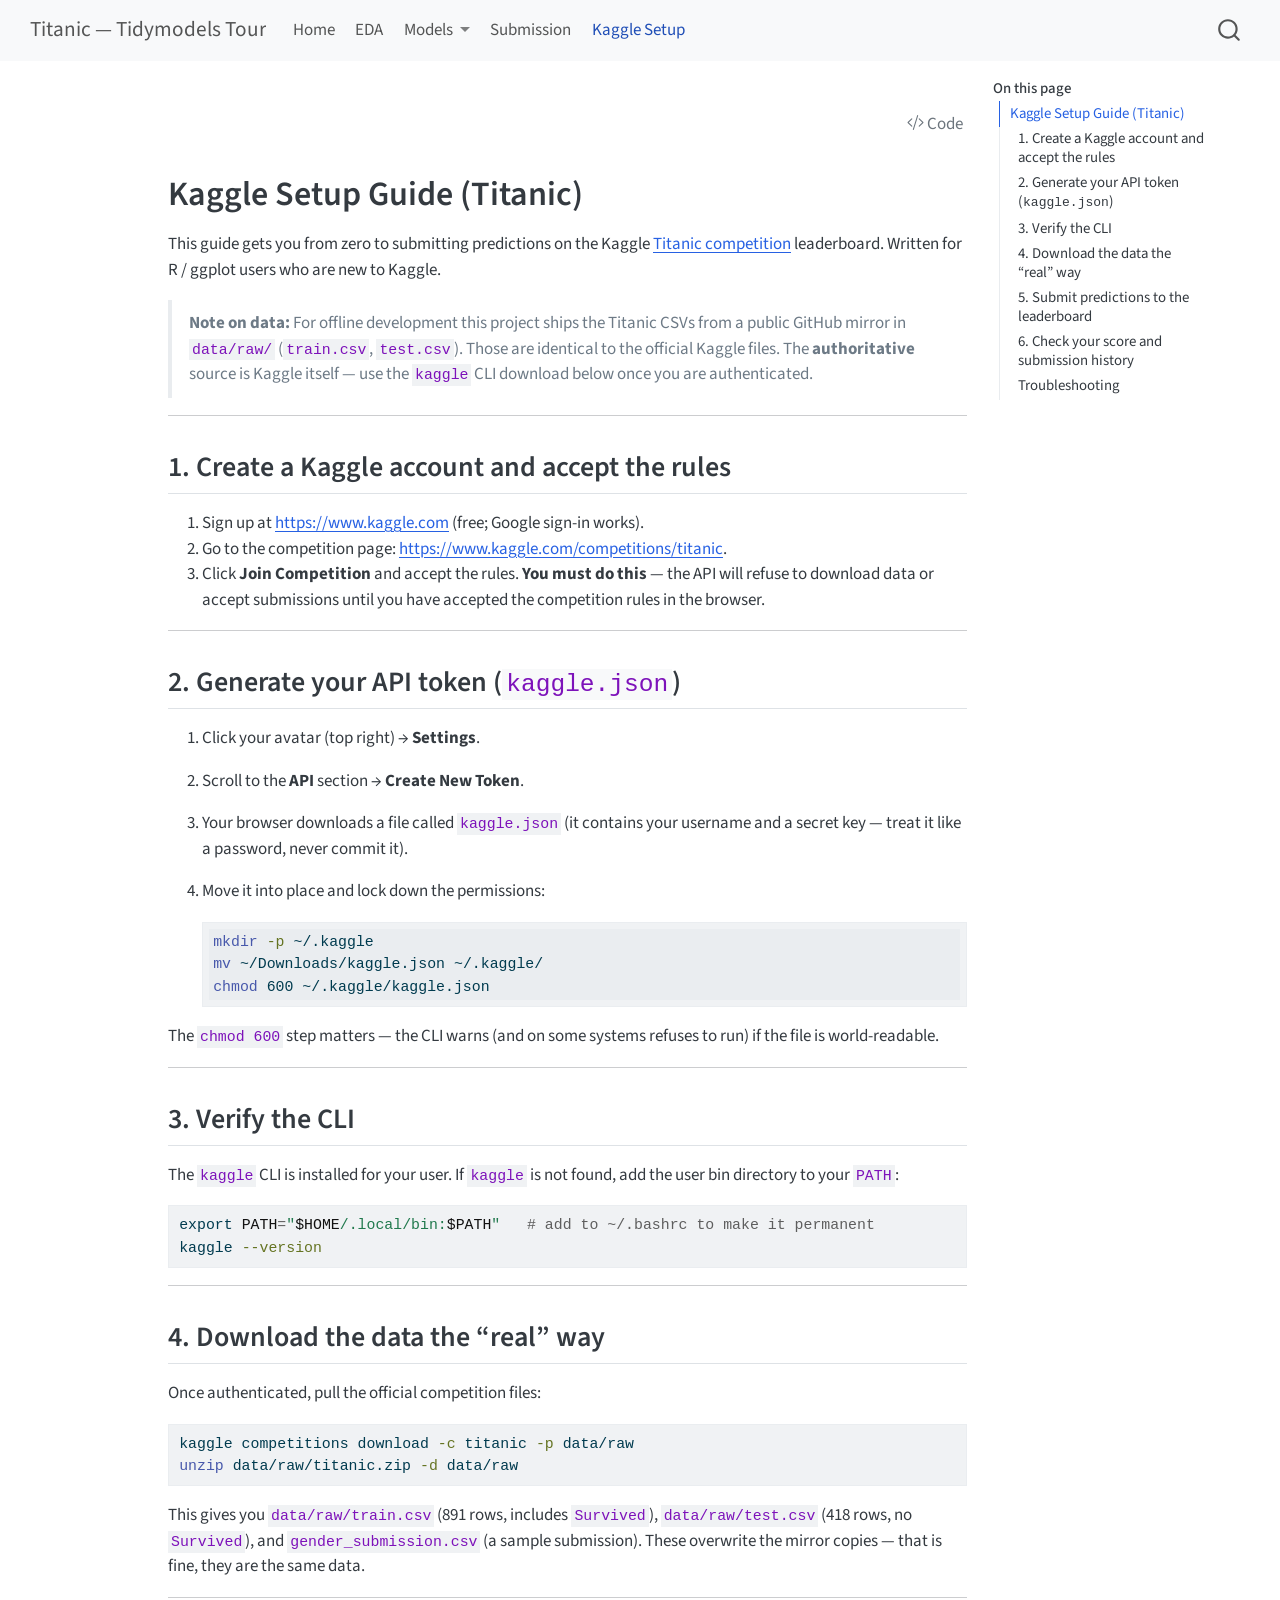
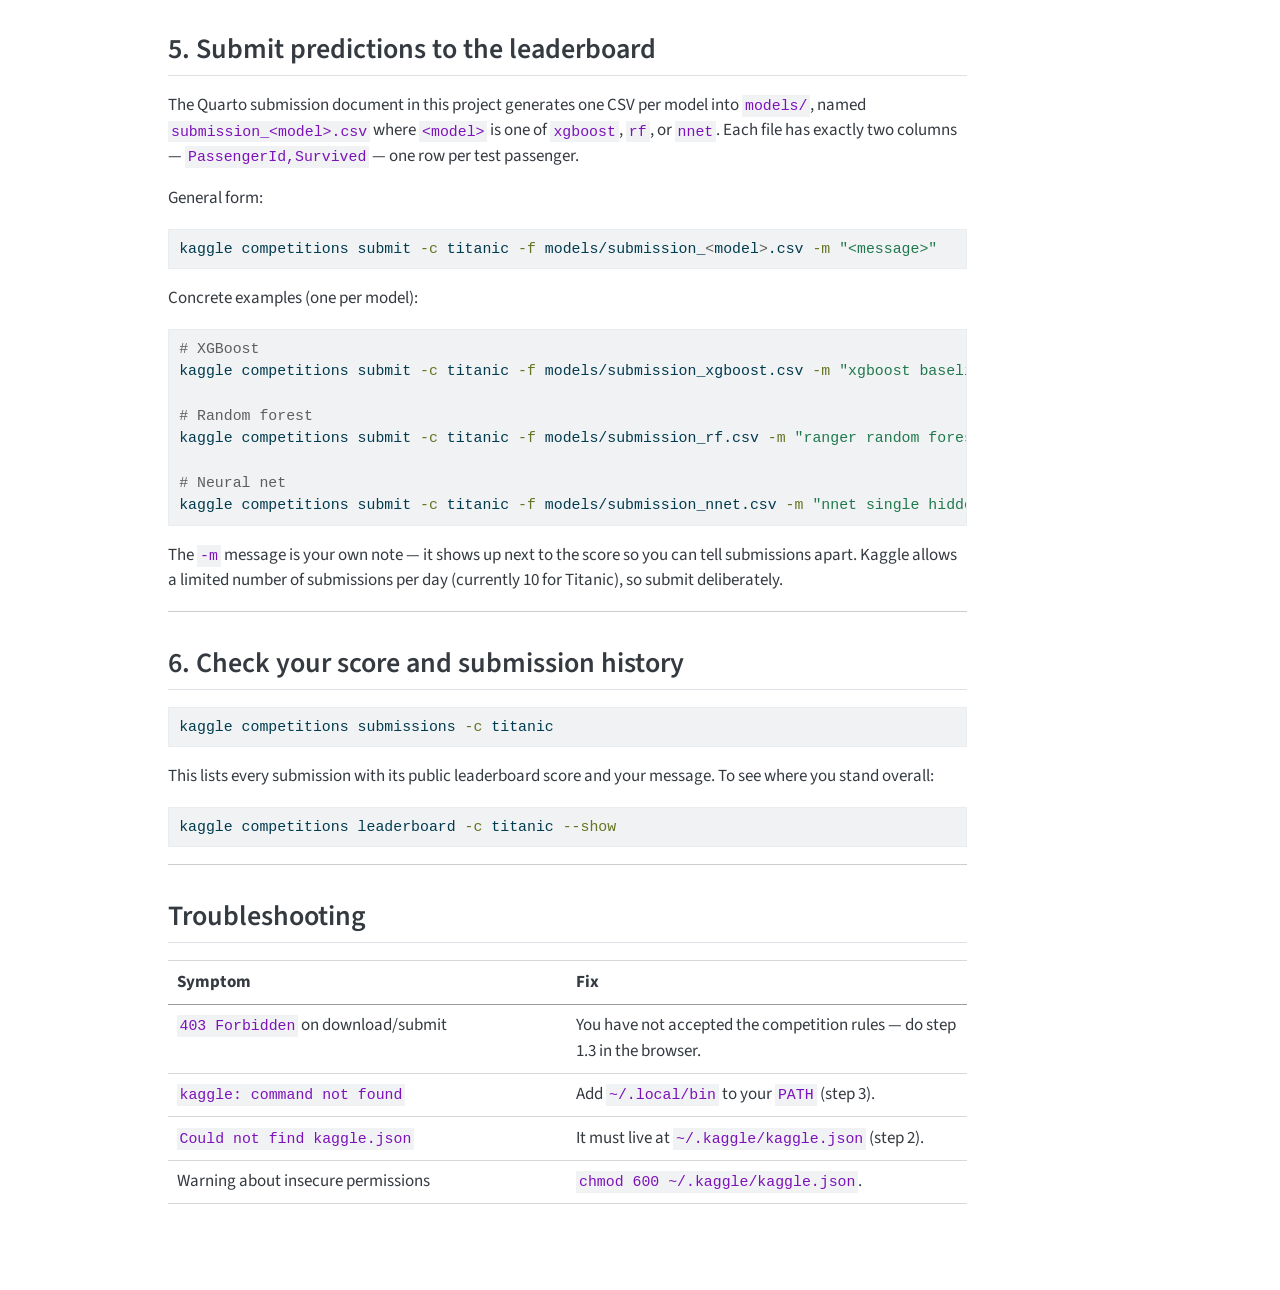
<file: docs/setup-kaggle.html>
<!DOCTYPE html>
<html xmlns="http://www.w3.org/1999/xhtml" lang="en" xml:lang="en"><head>

<meta charset="utf-8">
<meta name="generator" content="quarto-1.9.38">

<meta name="viewport" content="width=device-width, initial-scale=1.0, user-scalable=yes">


<title>setup-kaggle – Titanic — Tidymodels Tour</title>
<style>
/* Default styles provided by pandoc.
** See https://pandoc.org/MANUAL.html#variables-for-html for config info.
*/
code{white-space: pre-wrap;}
span.smallcaps{font-variant: small-caps;}
div.columns{display: flex; gap: min(4vw, 1.5em);}
div.column{flex: auto; overflow-x: auto;}
div.hanging-indent{margin-left: 1.5em; text-indent: -1.5em;}
ul.task-list{list-style: none;}
ul.task-list li input[type="checkbox"] {
  width: 0.8em;
  margin: 0 0.8em 0.2em -1em; /* quarto-specific, see https://github.com/quarto-dev/quarto-cli/issues/4556 */ 
  vertical-align: middle;
}
/* CSS for syntax highlighting */
html { -webkit-text-size-adjust: 100%; }
pre > code.sourceCode { white-space: pre; position: relative; }
pre > code.sourceCode > span { display: inline-block; line-height: 1.25; }
pre > code.sourceCode > span:empty { height: 1.2em; }
.sourceCode { overflow: visible; }
code.sourceCode > span { color: inherit; text-decoration: inherit; }
div.sourceCode { margin: 1em 0; }
pre.sourceCode { margin: 0; }
@media screen {
div.sourceCode { overflow: auto; }
}
@media print {
pre > code.sourceCode { white-space: pre-wrap; }
pre > code.sourceCode > span { text-indent: -5em; padding-left: 5em; }
}
pre.numberSource code
  { counter-reset: source-line 0; }
pre.numberSource code > span
  { position: relative; left: -4em; counter-increment: source-line; }
pre.numberSource code > span > a:first-child::before
  { content: counter(source-line);
    position: relative; left: -1em; text-align: right; vertical-align: baseline;
    border: none; display: inline-block;
    -webkit-touch-callout: none; -webkit-user-select: none;
    -khtml-user-select: none; -moz-user-select: none;
    -ms-user-select: none; user-select: none;
    padding: 0 4px; width: 4em;
  }
pre.numberSource { margin-left: 3em;  padding-left: 4px; }
div.sourceCode
  {   }
@media screen {
pre > code.sourceCode > span > a:first-child::before { text-decoration: underline; }
}
</style>


<script src="../site_libs/quarto-nav/quarto-nav.js"></script>
<script src="../site_libs/quarto-nav/headroom.min.js"></script>
<script src="../site_libs/clipboard/clipboard.min.js"></script>
<script src="../site_libs/quarto-search/autocomplete.umd.js"></script>
<script src="../site_libs/quarto-search/fuse.min.js"></script>
<script src="../site_libs/quarto-search/quarto-search.js"></script>
<meta name="quarto:offset" content="../">
<script src="../site_libs/quarto-html/quarto.js" type="module"></script>
<script src="../site_libs/quarto-html/tabsets/tabsets.js" type="module"></script>
<script src="../site_libs/quarto-html/popper.min.js"></script>
<script src="../site_libs/quarto-html/tippy.umd.min.js"></script>
<script src="../site_libs/quarto-html/anchor.min.js"></script>
<link href="../site_libs/quarto-html/tippy.css" rel="stylesheet">
<link href="../site_libs/quarto-html/quarto-syntax-highlighting-15634bcf2e68342d4ad2dfa704d543f6.css" rel="stylesheet" id="quarto-text-highlighting-styles">
<script src="../site_libs/bootstrap/bootstrap.min.js"></script>
<link href="../site_libs/bootstrap/bootstrap-icons.css" rel="stylesheet">
<link href="../site_libs/bootstrap/bootstrap-bba5ebae505b5c03f3f0d8040a416a6b.min.css" rel="stylesheet" append-hash="true" id="quarto-bootstrap" data-mode="light">
<script id="quarto-search-options" type="application/json">{
  "location": "navbar",
  "copy-button": false,
  "collapse-after": 3,
  "panel-placement": "end",
  "type": "overlay",
  "limit": 50,
  "keyboard-shortcut": [
    "f",
    "/",
    "s"
  ],
  "show-item-context": false,
  "language": {
    "search-no-results-text": "No results",
    "search-matching-documents-text": "matching documents",
    "search-copy-link-title": "Copy link to search",
    "search-hide-matches-text": "Hide additional matches",
    "search-more-match-text": "more match in this document",
    "search-more-matches-text": "more matches in this document",
    "search-clear-button-title": "Clear",
    "search-text-placeholder": "",
    "search-detached-cancel-button-title": "Cancel",
    "search-submit-button-title": "Submit",
    "search-label": "Search"
  }
}</script>


</head>

<body class="nav-fixed quarto-light">

<div id="quarto-search-results"></div>
  <header id="quarto-header" class="headroom fixed-top">
    <nav class="navbar navbar-expand-lg " data-bs-theme="dark">
      <div class="navbar-container container-fluid">
      <div class="navbar-brand-container mx-auto">
    <a class="navbar-brand" href="../index.html">
    <span class="navbar-title">Titanic — Tidymodels Tour</span>
    </a>
  </div>
            <div id="quarto-search" class="" title="Search"></div>
          <button class="navbar-toggler" type="button" data-bs-toggle="collapse" data-bs-target="#navbarCollapse" aria-controls="navbarCollapse" role="menu" aria-expanded="false" aria-label="Toggle navigation" onclick="if (window.quartoToggleHeadroom) { window.quartoToggleHeadroom(); }">
  <span class="navbar-toggler-icon"></span>
</button>
          <div class="collapse navbar-collapse" id="navbarCollapse">
            <ul class="navbar-nav navbar-nav-scroll me-auto">
  <li class="nav-item">
    <a class="nav-link" href="../index.html"> 
<span class="menu-text">Home</span></a>
  </li>  
  <li class="nav-item">
    <a class="nav-link" href="../docs/01-eda.html"> 
<span class="menu-text">EDA</span></a>
  </li>  
  <li class="nav-item dropdown ">
    <a class="nav-link dropdown-toggle" href="#" id="nav-menu-models" role="link" data-bs-toggle="dropdown" aria-expanded="false">
 <span class="menu-text">Models</span>
    </a>
    <ul class="dropdown-menu" aria-labelledby="nav-menu-models">    
        <li>
    <a class="dropdown-item" href="../docs/02-xgboost.html">
 <span class="dropdown-text">XGBoost</span></a>
  </li>  
        <li>
    <a class="dropdown-item" href="../docs/03-random-forest.html">
 <span class="dropdown-text">Random Forest</span></a>
  </li>  
        <li>
    <a class="dropdown-item" href="../docs/04-neural-net.html">
 <span class="dropdown-text">Neural Net</span></a>
  </li>  
        <li>
    <a class="dropdown-item" href="../docs/06-logistic.html">
 <span class="dropdown-text">Logistic Regression</span></a>
  </li>  
        <li>
    <a class="dropdown-item" href="../docs/07-svm.html">
 <span class="dropdown-text">Support Vector Machine</span></a>
  </li>  
        <li>
    <a class="dropdown-item" href="../docs/08-mars.html">
 <span class="dropdown-text">MARS</span></a>
  </li>  
        <li>
    <a class="dropdown-item" href="../docs/05-stack.html">
 <span class="dropdown-text">Stacked Ensemble</span></a>
  </li>  
    </ul>
  </li>
  <li class="nav-item">
    <a class="nav-link" href="../docs/submission.html"> 
<span class="menu-text">Submission</span></a>
  </li>  
  <li class="nav-item">
    <a class="nav-link active" href="../docs/setup-kaggle.html" aria-current="page"> 
<span class="menu-text">Kaggle Setup</span></a>
  </li>  
</ul>
          </div> <!-- /navcollapse -->
            <div class="quarto-navbar-tools">
</div>
      </div> <!-- /container-fluid -->
    </nav>
</header>
<!-- content -->
<div id="quarto-content" class="quarto-container page-columns page-rows-contents page-layout-article page-navbar">
<!-- sidebar -->
<!-- margin-sidebar -->
    <div id="quarto-margin-sidebar" class="sidebar margin-sidebar">
        <nav id="TOC" role="doc-toc" class="toc-active">
    <h2 id="toc-title">On this page</h2>
   
  <ul>
  <li><a href="#kaggle-setup-guide-titanic" id="toc-kaggle-setup-guide-titanic" class="nav-link active" data-scroll-target="#kaggle-setup-guide-titanic">Kaggle Setup Guide (Titanic)</a>
  <ul class="collapse">
  <li><a href="#create-a-kaggle-account-and-accept-the-rules" id="toc-create-a-kaggle-account-and-accept-the-rules" class="nav-link" data-scroll-target="#create-a-kaggle-account-and-accept-the-rules">1. Create a Kaggle account and accept the rules</a></li>
  <li><a href="#generate-your-api-token-kaggle.json" id="toc-generate-your-api-token-kaggle.json" class="nav-link" data-scroll-target="#generate-your-api-token-kaggle.json">2. Generate your API token (<code>kaggle.json</code>)</a></li>
  <li><a href="#verify-the-cli" id="toc-verify-the-cli" class="nav-link" data-scroll-target="#verify-the-cli">3. Verify the CLI</a></li>
  <li><a href="#download-the-data-the-real-way" id="toc-download-the-data-the-real-way" class="nav-link" data-scroll-target="#download-the-data-the-real-way">4. Download the data the “real” way</a></li>
  <li><a href="#submit-predictions-to-the-leaderboard" id="toc-submit-predictions-to-the-leaderboard" class="nav-link" data-scroll-target="#submit-predictions-to-the-leaderboard">5. Submit predictions to the leaderboard</a></li>
  <li><a href="#check-your-score-and-submission-history" id="toc-check-your-score-and-submission-history" class="nav-link" data-scroll-target="#check-your-score-and-submission-history">6. Check your score and submission history</a></li>
  <li><a href="#troubleshooting" id="toc-troubleshooting" class="nav-link" data-scroll-target="#troubleshooting">Troubleshooting</a></li>
  </ul></li>
  </ul>
</nav>
    </div>
<!-- main -->
<main class="content" id="quarto-document-content"><header id="title-block-header" class="quarto-title-block"><h1 class="title display-7"></h1></header><div class="quarto-title-block"><div class="quarto-title-tools-only"><button type="button" class="btn code-tools-button" id="quarto-code-tools-source"><i class="bi"></i> Code</button></div></div>




<section id="kaggle-setup-guide-titanic" class="level1">
<h1>Kaggle Setup Guide (Titanic)</h1>
<p>This guide gets you from zero to submitting predictions on the Kaggle <a href="https://www.kaggle.com/competitions/titanic">Titanic competition</a> leaderboard. Written for R / ggplot users who are new to Kaggle.</p>
<blockquote class="blockquote">
<p><strong>Note on data:</strong> For offline development this project ships the Titanic CSVs from a public GitHub mirror in <code>data/raw/</code> (<code>train.csv</code>, <code>test.csv</code>). Those are identical to the official Kaggle files. The <strong>authoritative</strong> source is Kaggle itself — use the <code>kaggle</code> CLI download below once you are authenticated.</p>
</blockquote>
<hr>
<section id="create-a-kaggle-account-and-accept-the-rules" class="level2">
<h2 class="anchored" data-anchor-id="create-a-kaggle-account-and-accept-the-rules">1. Create a Kaggle account and accept the rules</h2>
<ol type="1">
<li>Sign up at <a href="https://www.kaggle.com" class="uri">https://www.kaggle.com</a> (free; Google sign-in works).</li>
<li>Go to the competition page: <a href="https://www.kaggle.com/competitions/titanic" class="uri">https://www.kaggle.com/competitions/titanic</a>.</li>
<li>Click <strong>Join Competition</strong> and accept the rules. <strong>You must do this</strong> — the API will refuse to download data or accept submissions until you have accepted the competition rules in the browser.</li>
</ol>
<hr>
</section>
<section id="generate-your-api-token-kaggle.json" class="level2">
<h2 class="anchored" data-anchor-id="generate-your-api-token-kaggle.json">2. Generate your API token (<code>kaggle.json</code>)</h2>
<ol type="1">
<li><p>Click your avatar (top right) → <strong>Settings</strong>.</p></li>
<li><p>Scroll to the <strong>API</strong> section → <strong>Create New Token</strong>.</p></li>
<li><p>Your browser downloads a file called <code>kaggle.json</code> (it contains your username and a secret key — treat it like a password, never commit it).</p></li>
<li><p>Move it into place and lock down the permissions:</p>
<div class="code-copy-outer-scaffold"><div class="sourceCode" id="cb1"><pre class="sourceCode bash code-with-copy"><code class="sourceCode bash"><span id="cb1-1"><a href="#cb1-1" aria-hidden="true" tabindex="-1"></a><span class="fu">mkdir</span> <span class="at">-p</span> ~/.kaggle</span>
<span id="cb1-2"><a href="#cb1-2" aria-hidden="true" tabindex="-1"></a><span class="fu">mv</span> ~/Downloads/kaggle.json ~/.kaggle/</span>
<span id="cb1-3"><a href="#cb1-3" aria-hidden="true" tabindex="-1"></a><span class="fu">chmod</span> 600 ~/.kaggle/kaggle.json</span></code></pre></div><button title="Copy to Clipboard" class="code-copy-button"><i class="bi"></i></button></div></li>
</ol>
<p>The <code>chmod 600</code> step matters — the CLI warns (and on some systems refuses to run) if the file is world-readable.</p>
<hr>
</section>
<section id="verify-the-cli" class="level2">
<h2 class="anchored" data-anchor-id="verify-the-cli">3. Verify the CLI</h2>
<p>The <code>kaggle</code> CLI is installed for your user. If <code>kaggle</code> is not found, add the user bin directory to your <code>PATH</code>:</p>
<div class="code-copy-outer-scaffold"><div class="sourceCode" id="cb2"><pre class="sourceCode bash code-with-copy"><code class="sourceCode bash"><span id="cb2-1"><a href="#cb2-1" aria-hidden="true" tabindex="-1"></a><span class="bu">export</span> <span class="va">PATH</span><span class="op">=</span><span class="st">"</span><span class="va">$HOME</span><span class="st">/.local/bin:</span><span class="va">$PATH</span><span class="st">"</span>   <span class="co"># add to ~/.bashrc to make it permanent</span></span>
<span id="cb2-2"><a href="#cb2-2" aria-hidden="true" tabindex="-1"></a><span class="ex">kaggle</span> <span class="at">--version</span></span></code></pre></div><button title="Copy to Clipboard" class="code-copy-button"><i class="bi"></i></button></div>
<hr>
</section>
<section id="download-the-data-the-real-way" class="level2">
<h2 class="anchored" data-anchor-id="download-the-data-the-real-way">4. Download the data the “real” way</h2>
<p>Once authenticated, pull the official competition files:</p>
<div class="code-copy-outer-scaffold"><div class="sourceCode" id="cb3"><pre class="sourceCode bash code-with-copy"><code class="sourceCode bash"><span id="cb3-1"><a href="#cb3-1" aria-hidden="true" tabindex="-1"></a><span class="ex">kaggle</span> competitions download <span class="at">-c</span> titanic <span class="at">-p</span> data/raw</span>
<span id="cb3-2"><a href="#cb3-2" aria-hidden="true" tabindex="-1"></a><span class="fu">unzip</span> data/raw/titanic.zip <span class="at">-d</span> data/raw</span></code></pre></div><button title="Copy to Clipboard" class="code-copy-button"><i class="bi"></i></button></div>
<p>This gives you <code>data/raw/train.csv</code> (891 rows, includes <code>Survived</code>), <code>data/raw/test.csv</code> (418 rows, no <code>Survived</code>), and <code>gender_submission.csv</code> (a sample submission). These overwrite the mirror copies — that is fine, they are the same data.</p>
<hr>
</section>
<section id="submit-predictions-to-the-leaderboard" class="level2">
<h2 class="anchored" data-anchor-id="submit-predictions-to-the-leaderboard">5. Submit predictions to the leaderboard</h2>
<p>The Quarto submission document in this project generates one CSV per model into <code>models/</code>, named <code>submission_&lt;model&gt;.csv</code> where <code>&lt;model&gt;</code> is one of <code>xgboost</code>, <code>rf</code>, or <code>nnet</code>. Each file has exactly two columns — <code>PassengerId,Survived</code> — one row per test passenger.</p>
<p>General form:</p>
<div class="code-copy-outer-scaffold"><div class="sourceCode" id="cb4"><pre class="sourceCode bash code-with-copy"><code class="sourceCode bash"><span id="cb4-1"><a href="#cb4-1" aria-hidden="true" tabindex="-1"></a><span class="ex">kaggle</span> competitions submit <span class="at">-c</span> titanic <span class="at">-f</span> models/submission_<span class="op">&lt;</span>model<span class="op">&gt;</span>.csv <span class="at">-m</span> <span class="st">"&lt;message&gt;"</span></span></code></pre></div><button title="Copy to Clipboard" class="code-copy-button"><i class="bi"></i></button></div>
<p>Concrete examples (one per model):</p>
<div class="code-copy-outer-scaffold"><div class="sourceCode" id="cb5"><pre class="sourceCode bash code-with-copy"><code class="sourceCode bash"><span id="cb5-1"><a href="#cb5-1" aria-hidden="true" tabindex="-1"></a><span class="co"># XGBoost</span></span>
<span id="cb5-2"><a href="#cb5-2" aria-hidden="true" tabindex="-1"></a><span class="ex">kaggle</span> competitions submit <span class="at">-c</span> titanic <span class="at">-f</span> models/submission_xgboost.csv <span class="at">-m</span> <span class="st">"xgboost baseline"</span></span>
<span id="cb5-3"><a href="#cb5-3" aria-hidden="true" tabindex="-1"></a></span>
<span id="cb5-4"><a href="#cb5-4" aria-hidden="true" tabindex="-1"></a><span class="co"># Random forest</span></span>
<span id="cb5-5"><a href="#cb5-5" aria-hidden="true" tabindex="-1"></a><span class="ex">kaggle</span> competitions submit <span class="at">-c</span> titanic <span class="at">-f</span> models/submission_rf.csv <span class="at">-m</span> <span class="st">"ranger random forest, tuned mtry"</span></span>
<span id="cb5-6"><a href="#cb5-6" aria-hidden="true" tabindex="-1"></a></span>
<span id="cb5-7"><a href="#cb5-7" aria-hidden="true" tabindex="-1"></a><span class="co"># Neural net</span></span>
<span id="cb5-8"><a href="#cb5-8" aria-hidden="true" tabindex="-1"></a><span class="ex">kaggle</span> competitions submit <span class="at">-c</span> titanic <span class="at">-f</span> models/submission_nnet.csv <span class="at">-m</span> <span class="st">"nnet single hidden layer"</span></span></code></pre></div><button title="Copy to Clipboard" class="code-copy-button"><i class="bi"></i></button></div>
<p>The <code>-m</code> message is your own note — it shows up next to the score so you can tell submissions apart. Kaggle allows a limited number of submissions per day (currently 10 for Titanic), so submit deliberately.</p>
<hr>
</section>
<section id="check-your-score-and-submission-history" class="level2">
<h2 class="anchored" data-anchor-id="check-your-score-and-submission-history">6. Check your score and submission history</h2>
<div class="code-copy-outer-scaffold"><div class="sourceCode" id="cb6"><pre class="sourceCode bash code-with-copy"><code class="sourceCode bash"><span id="cb6-1"><a href="#cb6-1" aria-hidden="true" tabindex="-1"></a><span class="ex">kaggle</span> competitions submissions <span class="at">-c</span> titanic</span></code></pre></div><button title="Copy to Clipboard" class="code-copy-button"><i class="bi"></i></button></div>
<p>This lists every submission with its public leaderboard score and your message. To see where you stand overall:</p>
<div class="code-copy-outer-scaffold"><div class="sourceCode" id="cb7"><pre class="sourceCode bash code-with-copy"><code class="sourceCode bash"><span id="cb7-1"><a href="#cb7-1" aria-hidden="true" tabindex="-1"></a><span class="ex">kaggle</span> competitions leaderboard <span class="at">-c</span> titanic <span class="at">--show</span></span></code></pre></div><button title="Copy to Clipboard" class="code-copy-button"><i class="bi"></i></button></div>
<hr>
</section>
<section id="troubleshooting" class="level2">
<h2 class="anchored" data-anchor-id="troubleshooting">Troubleshooting</h2>
<table class="caption-top table">
<colgroup>
<col style="width: 50%">
<col style="width: 50%">
</colgroup>
<thead>
<tr class="header">
<th>Symptom</th>
<th>Fix</th>
</tr>
</thead>
<tbody>
<tr class="odd">
<td><code>403 Forbidden</code> on download/submit</td>
<td>You have not accepted the competition rules — do step 1.3 in the browser.</td>
</tr>
<tr class="even">
<td><code>kaggle: command not found</code></td>
<td>Add <code>~/.local/bin</code> to your <code>PATH</code> (step 3).</td>
</tr>
<tr class="odd">
<td><code>Could not find kaggle.json</code></td>
<td>It must live at <code>~/.kaggle/kaggle.json</code> (step 2).</td>
</tr>
<tr class="even">
<td>Warning about insecure permissions</td>
<td><code>chmod 600 ~/.kaggle/kaggle.json</code>.</td>
</tr>
</tbody>
</table>


<!-- -->

</section>
</section>

</main> <!-- /main -->
<script id="quarto-html-after-body" type="application/javascript">
  window.document.addEventListener("DOMContentLoaded", function (event) {
    const icon = "";
    const anchorJS = new window.AnchorJS();
    anchorJS.options = {
      placement: 'right',
      icon: icon
    };
    anchorJS.add('.anchored');
    const isCodeAnnotation = (el) => {
      for (const clz of el.classList) {
        if (clz.startsWith('code-annotation-')) {                     
          return true;
        }
      }
      return false;
    }
    const onCopySuccess = function(e) {
      // button target
      const button = e.trigger;
      // don't keep focus
      button.blur();
      // flash "checked"
      button.classList.add('code-copy-button-checked');
      var currentTitle = button.getAttribute("title");
      button.setAttribute("title", "Copied!");
      let tooltip;
      if (window.bootstrap) {
        button.setAttribute("data-bs-toggle", "tooltip");
        button.setAttribute("data-bs-placement", "left");
        button.setAttribute("data-bs-title", "Copied!");
        tooltip = new bootstrap.Tooltip(button, 
          { trigger: "manual", 
            customClass: "code-copy-button-tooltip",
            offset: [0, -8]});
        tooltip.show();    
      }
      setTimeout(function() {
        if (tooltip) {
          tooltip.hide();
          button.removeAttribute("data-bs-title");
          button.removeAttribute("data-bs-toggle");
          button.removeAttribute("data-bs-placement");
        }
        button.setAttribute("title", currentTitle);
        button.classList.remove('code-copy-button-checked');
      }, 1000);
      // clear code selection
      e.clearSelection();
    }
    const getTextToCopy = function(trigger) {
      const outerScaffold = trigger.parentElement.cloneNode(true);
      const codeEl = outerScaffold.querySelector('code');
      for (const childEl of codeEl.children) {
        if (isCodeAnnotation(childEl)) {
          childEl.remove();
        }
      }
      return codeEl.innerText;
    }
    const clipboard = new window.ClipboardJS('.code-copy-button:not([data-in-quarto-modal])', {
      text: getTextToCopy
    });
    clipboard.on('success', onCopySuccess);
    if (window.document.getElementById('quarto-embedded-source-code-modal')) {
      const clipboardModal = new window.ClipboardJS('.code-copy-button[data-in-quarto-modal]', {
        text: getTextToCopy,
        container: window.document.getElementById('quarto-embedded-source-code-modal')
      });
      clipboardModal.on('success', onCopySuccess);
    }
    const viewSource = window.document.getElementById('quarto-view-source') ||
                       window.document.getElementById('quarto-code-tools-source');
    if (viewSource) {
      const sourceUrl = viewSource.getAttribute("data-quarto-source-url");
      viewSource.addEventListener("click", function(e) {
        if (sourceUrl) {
          // rstudio viewer pane
          if (/\bcapabilities=\b/.test(window.location)) {
            window.open(sourceUrl);
          } else {
            window.location.href = sourceUrl;
          }
        } else {
          const modal = new bootstrap.Modal(document.getElementById('quarto-embedded-source-code-modal'));
          modal.show();
        }
        return false;
      });
    }
    function toggleCodeHandler(show) {
      return function(e) {
        const detailsSrc = window.document.querySelectorAll(".cell > details > .sourceCode");
        for (let i=0; i<detailsSrc.length; i++) {
          const details = detailsSrc[i].parentElement;
          if (show) {
            details.open = true;
          } else {
            details.removeAttribute("open");
          }
        }
        const cellCodeDivs = window.document.querySelectorAll(".cell > .sourceCode");
        const fromCls = show ? "hidden" : "unhidden";
        const toCls = show ? "unhidden" : "hidden";
        for (let i=0; i<cellCodeDivs.length; i++) {
          const codeDiv = cellCodeDivs[i];
          if (codeDiv.classList.contains(fromCls)) {
            codeDiv.classList.remove(fromCls);
            codeDiv.classList.add(toCls);
          } 
        }
        return false;
      }
    }
    const hideAllCode = window.document.getElementById("quarto-hide-all-code");
    if (hideAllCode) {
      hideAllCode.addEventListener("click", toggleCodeHandler(false));
    }
    const showAllCode = window.document.getElementById("quarto-show-all-code");
    if (showAllCode) {
      showAllCode.addEventListener("click", toggleCodeHandler(true));
    }
      var localhostRegex = new RegExp(/^(?:http|https):\/\/localhost\:?[0-9]*\//);
      var mailtoRegex = new RegExp(/^mailto:/);
        var filterRegex = new RegExp("https:\/\/MattBixley\.github\.io\/titanic\/");
      var isInternal = (href) => {
          return filterRegex.test(href) || localhostRegex.test(href) || mailtoRegex.test(href);
      }
      // Inspect non-navigation links and adorn them if external
     var links = window.document.querySelectorAll('a[href]:not(.nav-link):not(.navbar-brand):not(.toc-action):not(.sidebar-link):not(.sidebar-item-toggle):not(.pagination-link):not(.no-external):not([aria-hidden]):not(.dropdown-item):not(.quarto-navigation-tool):not(.about-link)');
      for (var i=0; i<links.length; i++) {
        const link = links[i];
        if (!isInternal(link.href)) {
          // undo the damage that might have been done by quarto-nav.js in the case of
          // links that we want to consider external
          if (link.dataset.originalHref !== undefined) {
            link.href = link.dataset.originalHref;
          }
        }
      }
    function tippyHover(el, contentFn, onTriggerFn, onUntriggerFn) {
      const config = {
        allowHTML: true,
        maxWidth: 500,
        delay: 100,
        arrow: false,
        appendTo: function(el) {
            return el.parentElement;
        },
        interactive: true,
        interactiveBorder: 10,
        theme: 'quarto',
        placement: 'bottom-start',
      };
      if (contentFn) {
        config.content = contentFn;
      }
      if (onTriggerFn) {
        config.onTrigger = onTriggerFn;
      }
      if (onUntriggerFn) {
        config.onUntrigger = onUntriggerFn;
      }
      window.tippy(el, config); 
    }
    const noterefs = window.document.querySelectorAll('a[role="doc-noteref"]');
    for (var i=0; i<noterefs.length; i++) {
      const ref = noterefs[i];
      tippyHover(ref, function() {
        // use id or data attribute instead here
        let href = ref.getAttribute('data-footnote-href') || ref.getAttribute('href');
        try { href = new URL(href).hash; } catch {}
        const id = href.replace(/^#\/?/, "");
        const note = window.document.getElementById(id);
        if (note) {
          return note.innerHTML;
        } else {
          return "";
        }
      });
    }
    const xrefs = window.document.querySelectorAll('a.quarto-xref');
    const processXRef = (id, note) => {
      // Strip column container classes
      const stripColumnClz = (el) => {
        el.classList.remove("page-full", "page-columns");
        if (el.children) {
          for (const child of el.children) {
            stripColumnClz(child);
          }
        }
      }
      stripColumnClz(note)
      if (id === null || id.startsWith('sec-')) {
        // Special case sections, only their first couple elements
        const container = document.createElement("div");
        if (note.children && note.children.length > 2) {
          container.appendChild(note.children[0].cloneNode(true));
          for (let i = 1; i < note.children.length; i++) {
            const child = note.children[i];
            if (child.tagName === "P" && child.innerText === "") {
              continue;
            } else {
              container.appendChild(child.cloneNode(true));
              break;
            }
          }
          if (window.Quarto?.typesetMath) {
            window.Quarto.typesetMath(container);
          }
          return container.innerHTML
        } else {
          if (window.Quarto?.typesetMath) {
            window.Quarto.typesetMath(note);
          }
          return note.innerHTML;
        }
      } else {
        // Remove any anchor links if they are present
        const anchorLink = note.querySelector('a.anchorjs-link');
        if (anchorLink) {
          anchorLink.remove();
        }
        if (window.Quarto?.typesetMath) {
          window.Quarto.typesetMath(note);
        }
        if (note.classList.contains("callout")) {
          return note.outerHTML;
        } else {
          return note.innerHTML;
        }
      }
    }
    for (var i=0; i<xrefs.length; i++) {
      const xref = xrefs[i];
      tippyHover(xref, undefined, function(instance) {
        instance.disable();
        let url = xref.getAttribute('href');
        let hash = undefined; 
        if (url.startsWith('#')) {
          hash = url;
        } else {
          try { hash = new URL(url).hash; } catch {}
        }
        if (hash) {
          const id = hash.replace(/^#\/?/, "");
          const note = window.document.getElementById(id);
          if (note !== null) {
            try {
              const html = processXRef(id, note.cloneNode(true));
              instance.setContent(html);
            } finally {
              instance.enable();
              instance.show();
            }
          } else {
            // See if we can fetch this
            fetch(url.split('#')[0])
            .then(res => res.text())
            .then(html => {
              const parser = new DOMParser();
              const htmlDoc = parser.parseFromString(html, "text/html");
              const note = htmlDoc.getElementById(id);
              if (note !== null) {
                const html = processXRef(id, note);
                instance.setContent(html);
              } 
            }).finally(() => {
              instance.enable();
              instance.show();
            });
          }
        } else {
          // See if we can fetch a full url (with no hash to target)
          // This is a special case and we should probably do some content thinning / targeting
          fetch(url)
          .then(res => res.text())
          .then(html => {
            const parser = new DOMParser();
            const htmlDoc = parser.parseFromString(html, "text/html");
            const note = htmlDoc.querySelector('main.content');
            if (note !== null) {
              // This should only happen for chapter cross references
              // (since there is no id in the URL)
              // remove the first header
              if (note.children.length > 0 && note.children[0].tagName === "HEADER") {
                note.children[0].remove();
              }
              const html = processXRef(null, note);
              instance.setContent(html);
            } 
          }).finally(() => {
            instance.enable();
            instance.show();
          });
        }
      }, function(instance) {
      });
    }
        let selectedAnnoteEl;
        const selectorForAnnotation = ( cell, annotation) => {
          let cellAttr = 'data-code-cell="' + cell + '"';
          let lineAttr = 'data-code-annotation="' +  annotation + '"';
          const selector = 'span[' + cellAttr + '][' + lineAttr + ']';
          return selector;
        }
        const selectCodeLines = (annoteEl) => {
          const doc = window.document;
          const targetCell = annoteEl.getAttribute("data-target-cell");
          const targetAnnotation = annoteEl.getAttribute("data-target-annotation");
          const annoteSpan = window.document.querySelector(selectorForAnnotation(targetCell, targetAnnotation));
          const lines = annoteSpan.getAttribute("data-code-lines").split(",");
          const lineIds = lines.map((line) => {
            return targetCell + "-" + line;
          })
          let top = null;
          let height = null;
          let parent = null;
          if (lineIds.length > 0) {
              //compute the position of the single el (top and bottom and make a div)
              const el = window.document.getElementById(lineIds[0]);
              top = el.offsetTop;
              height = el.offsetHeight;
              parent = el.parentElement.parentElement;
            if (lineIds.length > 1) {
              const lastEl = window.document.getElementById(lineIds[lineIds.length - 1]);
              const bottom = lastEl.offsetTop + lastEl.offsetHeight;
              height = bottom - top;
            }
            if (top !== null && height !== null && parent !== null) {
              // cook up a div (if necessary) and position it 
              let div = window.document.getElementById("code-annotation-line-highlight");
              if (div === null) {
                div = window.document.createElement("div");
                div.setAttribute("id", "code-annotation-line-highlight");
                div.style.position = 'absolute';
                parent.appendChild(div);
              }
              div.style.top = top - 2 + "px";
              div.style.height = height + 4 + "px";
              div.style.left = 0;
              let gutterDiv = window.document.getElementById("code-annotation-line-highlight-gutter");
              if (gutterDiv === null) {
                gutterDiv = window.document.createElement("div");
                gutterDiv.setAttribute("id", "code-annotation-line-highlight-gutter");
                gutterDiv.style.position = 'absolute';
                const codeCell = window.document.getElementById(targetCell);
                const gutter = codeCell.querySelector('.code-annotation-gutter');
                gutter.appendChild(gutterDiv);
              }
              gutterDiv.style.top = top - 2 + "px";
              gutterDiv.style.height = height + 4 + "px";
            }
            selectedAnnoteEl = annoteEl;
          }
        };
        const unselectCodeLines = () => {
          const elementsIds = ["code-annotation-line-highlight", "code-annotation-line-highlight-gutter"];
          elementsIds.forEach((elId) => {
            const div = window.document.getElementById(elId);
            if (div) {
              div.remove();
            }
          });
          selectedAnnoteEl = undefined;
        };
          // Handle positioning of the toggle
      window.addEventListener(
        "resize",
        throttle(() => {
          elRect = undefined;
          if (selectedAnnoteEl) {
            selectCodeLines(selectedAnnoteEl);
          }
        }, 10)
      );
      function throttle(fn, ms) {
      let throttle = false;
      let timer;
        return (...args) => {
          if(!throttle) { // first call gets through
              fn.apply(this, args);
              throttle = true;
          } else { // all the others get throttled
              if(timer) clearTimeout(timer); // cancel #2
              timer = setTimeout(() => {
                fn.apply(this, args);
                timer = throttle = false;
              }, ms);
          }
        };
      }
        // Attach click handler to the DT
        const annoteDls = window.document.querySelectorAll('dt[data-target-cell]');
        for (const annoteDlNode of annoteDls) {
          annoteDlNode.addEventListener('click', (event) => {
            const clickedEl = event.target;
            if (clickedEl !== selectedAnnoteEl) {
              unselectCodeLines();
              const activeEl = window.document.querySelector('dt[data-target-cell].code-annotation-active');
              if (activeEl) {
                activeEl.classList.remove('code-annotation-active');
              }
              selectCodeLines(clickedEl);
              clickedEl.classList.add('code-annotation-active');
            } else {
              // Unselect the line
              unselectCodeLines();
              clickedEl.classList.remove('code-annotation-active');
            }
          });
        }
    const findCites = (el) => {
      const parentEl = el.parentElement;
      if (parentEl) {
        const cites = parentEl.dataset.cites;
        if (cites) {
          return {
            el,
            cites: cites.split(' ')
          };
        } else {
          return findCites(el.parentElement)
        }
      } else {
        return undefined;
      }
    };
    var bibliorefs = window.document.querySelectorAll('a[role="doc-biblioref"]');
    for (var i=0; i<bibliorefs.length; i++) {
      const ref = bibliorefs[i];
      const citeInfo = findCites(ref);
      if (citeInfo) {
        tippyHover(citeInfo.el, function() {
          var popup = window.document.createElement('div');
          citeInfo.cites.forEach(function(cite) {
            var citeDiv = window.document.createElement('div');
            citeDiv.classList.add('hanging-indent');
            citeDiv.classList.add('csl-entry');
            var biblioDiv = window.document.getElementById('ref-' + cite);
            if (biblioDiv) {
              citeDiv.innerHTML = biblioDiv.innerHTML;
            }
            popup.appendChild(citeDiv);
          });
          return popup.innerHTML;
        });
      }
    }
  });
  </script><div class="modal fade" id="quarto-embedded-source-code-modal" tabindex="-1" aria-labelledby="quarto-embedded-source-code-modal-label" aria-hidden="true"><div class="modal-dialog modal-dialog-scrollable"><div class="modal-content"><div class="modal-header"><h5 class="modal-title" id="quarto-embedded-source-code-modal-label">Source Code</h5><button class="btn-close" data-bs-dismiss="modal"></button></div><div class="modal-body"><div class="">
<div class="code-copy-outer-scaffold"><div class="sourceCode" id="cb8" data-shortcodes="false"><pre class="sourceCode markdown code-with-copy"><code class="sourceCode markdown"><span id="cb8-1"><a href="#cb8-1" aria-hidden="true" tabindex="-1"></a><span class="fu"># Kaggle Setup Guide (Titanic)</span></span>
<span id="cb8-2"><a href="#cb8-2" aria-hidden="true" tabindex="-1"></a></span>
<span id="cb8-3"><a href="#cb8-3" aria-hidden="true" tabindex="-1"></a>This guide gets you from zero to submitting predictions on the Kaggle</span>
<span id="cb8-4"><a href="#cb8-4" aria-hidden="true" tabindex="-1"></a><span class="co">[</span><span class="ot">Titanic competition</span><span class="co">](https://www.kaggle.com/competitions/titanic)</span> leaderboard.</span>
<span id="cb8-5"><a href="#cb8-5" aria-hidden="true" tabindex="-1"></a>Written for R / ggplot users who are new to Kaggle.</span>
<span id="cb8-6"><a href="#cb8-6" aria-hidden="true" tabindex="-1"></a></span>
<span id="cb8-7"><a href="#cb8-7" aria-hidden="true" tabindex="-1"></a><span class="at">&gt; **Note on data:** For offline development this project ships the Titanic CSVs</span></span>
<span id="cb8-8"><a href="#cb8-8" aria-hidden="true" tabindex="-1"></a><span class="at">&gt; from a public GitHub mirror in </span><span class="in">`data/raw/`</span><span class="at"> (</span><span class="in">`train.csv`</span><span class="at">, </span><span class="in">`test.csv`</span><span class="at">). Those are</span></span>
<span id="cb8-9"><a href="#cb8-9" aria-hidden="true" tabindex="-1"></a><span class="at">&gt; identical to the official Kaggle files. The **authoritative** source is Kaggle</span></span>
<span id="cb8-10"><a href="#cb8-10" aria-hidden="true" tabindex="-1"></a><span class="at">&gt; itself — use the </span><span class="in">`kaggle`</span><span class="at"> CLI download below once you are authenticated.</span></span>
<span id="cb8-11"><a href="#cb8-11" aria-hidden="true" tabindex="-1"></a></span>
<span id="cb8-12"><a href="#cb8-12" aria-hidden="true" tabindex="-1"></a>---</span>
<span id="cb8-13"><a href="#cb8-13" aria-hidden="true" tabindex="-1"></a></span>
<span id="cb8-14"><a href="#cb8-14" aria-hidden="true" tabindex="-1"></a><span class="fu">## 1. Create a Kaggle account and accept the rules</span></span>
<span id="cb8-15"><a href="#cb8-15" aria-hidden="true" tabindex="-1"></a></span>
<span id="cb8-16"><a href="#cb8-16" aria-hidden="true" tabindex="-1"></a><span class="ss">1. </span>Sign up at <span class="ot">&lt;https://www.kaggle.com&gt;</span> (free; Google sign-in works).</span>
<span id="cb8-17"><a href="#cb8-17" aria-hidden="true" tabindex="-1"></a><span class="ss">2. </span>Go to the competition page: <span class="ot">&lt;https://www.kaggle.com/competitions/titanic&gt;</span>.</span>
<span id="cb8-18"><a href="#cb8-18" aria-hidden="true" tabindex="-1"></a><span class="ss">3. </span>Click **Join Competition** and accept the rules. **You must do this** — the</span>
<span id="cb8-19"><a href="#cb8-19" aria-hidden="true" tabindex="-1"></a>   API will refuse to download data or accept submissions until you have</span>
<span id="cb8-20"><a href="#cb8-20" aria-hidden="true" tabindex="-1"></a>   accepted the competition rules in the browser.</span>
<span id="cb8-21"><a href="#cb8-21" aria-hidden="true" tabindex="-1"></a></span>
<span id="cb8-22"><a href="#cb8-22" aria-hidden="true" tabindex="-1"></a>---</span>
<span id="cb8-23"><a href="#cb8-23" aria-hidden="true" tabindex="-1"></a></span>
<span id="cb8-24"><a href="#cb8-24" aria-hidden="true" tabindex="-1"></a><span class="fu">## 2. Generate your API token (`kaggle.json`)</span></span>
<span id="cb8-25"><a href="#cb8-25" aria-hidden="true" tabindex="-1"></a></span>
<span id="cb8-26"><a href="#cb8-26" aria-hidden="true" tabindex="-1"></a><span class="ss">1. </span>Click your avatar (top right) → **Settings**.</span>
<span id="cb8-27"><a href="#cb8-27" aria-hidden="true" tabindex="-1"></a><span class="ss">2. </span>Scroll to the **API** section → **Create New Token**.</span>
<span id="cb8-28"><a href="#cb8-28" aria-hidden="true" tabindex="-1"></a><span class="ss">3. </span>Your browser downloads a file called <span class="in">`kaggle.json`</span> (it contains your username</span>
<span id="cb8-29"><a href="#cb8-29" aria-hidden="true" tabindex="-1"></a>   and a secret key — treat it like a password, never commit it).</span>
<span id="cb8-30"><a href="#cb8-30" aria-hidden="true" tabindex="-1"></a><span class="ss">4. </span>Move it into place and lock down the permissions:</span>
<span id="cb8-31"><a href="#cb8-31" aria-hidden="true" tabindex="-1"></a></span>
<span id="cb8-32"><a href="#cb8-32" aria-hidden="true" tabindex="-1"></a>   <span class="in">```bash</span></span>
<span id="cb8-33"><a href="#cb8-33" aria-hidden="true" tabindex="-1"></a>   <span class="fu">mkdir</span> <span class="at">-p</span> ~/.kaggle</span>
<span id="cb8-34"><a href="#cb8-34" aria-hidden="true" tabindex="-1"></a>   <span class="fu">mv</span> ~/Downloads/kaggle.json ~/.kaggle/</span>
<span id="cb8-35"><a href="#cb8-35" aria-hidden="true" tabindex="-1"></a>   <span class="fu">chmod</span> 600 ~/.kaggle/kaggle.json</span>
<span id="cb8-36"><a href="#cb8-36" aria-hidden="true" tabindex="-1"></a>   <span class="in">```</span></span>
<span id="cb8-37"><a href="#cb8-37" aria-hidden="true" tabindex="-1"></a></span>
<span id="cb8-38"><a href="#cb8-38" aria-hidden="true" tabindex="-1"></a>The <span class="in">`chmod 600`</span> step matters — the CLI warns (and on some systems refuses to run)</span>
<span id="cb8-39"><a href="#cb8-39" aria-hidden="true" tabindex="-1"></a>if the file is world-readable.</span>
<span id="cb8-40"><a href="#cb8-40" aria-hidden="true" tabindex="-1"></a></span>
<span id="cb8-41"><a href="#cb8-41" aria-hidden="true" tabindex="-1"></a>---</span>
<span id="cb8-42"><a href="#cb8-42" aria-hidden="true" tabindex="-1"></a></span>
<span id="cb8-43"><a href="#cb8-43" aria-hidden="true" tabindex="-1"></a><span class="fu">## 3. Verify the CLI</span></span>
<span id="cb8-44"><a href="#cb8-44" aria-hidden="true" tabindex="-1"></a></span>
<span id="cb8-45"><a href="#cb8-45" aria-hidden="true" tabindex="-1"></a>The <span class="in">`kaggle`</span> CLI is installed for your user. If <span class="in">`kaggle`</span> is not found, add the</span>
<span id="cb8-46"><a href="#cb8-46" aria-hidden="true" tabindex="-1"></a>user bin directory to your <span class="in">`PATH`</span>:</span>
<span id="cb8-47"><a href="#cb8-47" aria-hidden="true" tabindex="-1"></a></span>
<span id="cb8-48"><a href="#cb8-48" aria-hidden="true" tabindex="-1"></a><span class="in">```bash</span></span>
<span id="cb8-49"><a href="#cb8-49" aria-hidden="true" tabindex="-1"></a><span class="bu">export</span> <span class="va">PATH</span><span class="op">=</span><span class="st">"</span><span class="va">$HOME</span><span class="st">/.local/bin:</span><span class="va">$PATH</span><span class="st">"</span>   <span class="co"># add to ~/.bashrc to make it permanent</span></span>
<span id="cb8-50"><a href="#cb8-50" aria-hidden="true" tabindex="-1"></a><span class="ex">kaggle</span> <span class="at">--version</span></span>
<span id="cb8-51"><a href="#cb8-51" aria-hidden="true" tabindex="-1"></a><span class="in">```</span></span>
<span id="cb8-52"><a href="#cb8-52" aria-hidden="true" tabindex="-1"></a></span>
<span id="cb8-53"><a href="#cb8-53" aria-hidden="true" tabindex="-1"></a>---</span>
<span id="cb8-54"><a href="#cb8-54" aria-hidden="true" tabindex="-1"></a></span>
<span id="cb8-55"><a href="#cb8-55" aria-hidden="true" tabindex="-1"></a><span class="fu">## 4. Download the data the "real" way</span></span>
<span id="cb8-56"><a href="#cb8-56" aria-hidden="true" tabindex="-1"></a></span>
<span id="cb8-57"><a href="#cb8-57" aria-hidden="true" tabindex="-1"></a>Once authenticated, pull the official competition files:</span>
<span id="cb8-58"><a href="#cb8-58" aria-hidden="true" tabindex="-1"></a></span>
<span id="cb8-59"><a href="#cb8-59" aria-hidden="true" tabindex="-1"></a><span class="in">```bash</span></span>
<span id="cb8-60"><a href="#cb8-60" aria-hidden="true" tabindex="-1"></a><span class="ex">kaggle</span> competitions download <span class="at">-c</span> titanic <span class="at">-p</span> data/raw</span>
<span id="cb8-61"><a href="#cb8-61" aria-hidden="true" tabindex="-1"></a><span class="fu">unzip</span> data/raw/titanic.zip <span class="at">-d</span> data/raw</span>
<span id="cb8-62"><a href="#cb8-62" aria-hidden="true" tabindex="-1"></a><span class="in">```</span></span>
<span id="cb8-63"><a href="#cb8-63" aria-hidden="true" tabindex="-1"></a></span>
<span id="cb8-64"><a href="#cb8-64" aria-hidden="true" tabindex="-1"></a>This gives you <span class="in">`data/raw/train.csv`</span> (891 rows, includes <span class="in">`Survived`</span>),</span>
<span id="cb8-65"><a href="#cb8-65" aria-hidden="true" tabindex="-1"></a><span class="in">`data/raw/test.csv`</span> (418 rows, no <span class="in">`Survived`</span>), and <span class="in">`gender_submission.csv`</span></span>
<span id="cb8-66"><a href="#cb8-66" aria-hidden="true" tabindex="-1"></a>(a sample submission). These overwrite the mirror copies — that is fine, they</span>
<span id="cb8-67"><a href="#cb8-67" aria-hidden="true" tabindex="-1"></a>are the same data.</span>
<span id="cb8-68"><a href="#cb8-68" aria-hidden="true" tabindex="-1"></a></span>
<span id="cb8-69"><a href="#cb8-69" aria-hidden="true" tabindex="-1"></a>---</span>
<span id="cb8-70"><a href="#cb8-70" aria-hidden="true" tabindex="-1"></a></span>
<span id="cb8-71"><a href="#cb8-71" aria-hidden="true" tabindex="-1"></a><span class="fu">## 5. Submit predictions to the leaderboard</span></span>
<span id="cb8-72"><a href="#cb8-72" aria-hidden="true" tabindex="-1"></a></span>
<span id="cb8-73"><a href="#cb8-73" aria-hidden="true" tabindex="-1"></a>The Quarto submission document in this project generates one CSV per model into</span>
<span id="cb8-74"><a href="#cb8-74" aria-hidden="true" tabindex="-1"></a><span class="in">`models/`</span>, named <span class="in">`submission_&lt;model&gt;.csv`</span> where <span class="in">`&lt;model&gt;`</span> is one of</span>
<span id="cb8-75"><a href="#cb8-75" aria-hidden="true" tabindex="-1"></a><span class="in">`xgboost`</span>, <span class="in">`rf`</span>, or <span class="in">`nnet`</span>. Each file has exactly two columns —</span>
<span id="cb8-76"><a href="#cb8-76" aria-hidden="true" tabindex="-1"></a><span class="in">`PassengerId,Survived`</span> — one row per test passenger.</span>
<span id="cb8-77"><a href="#cb8-77" aria-hidden="true" tabindex="-1"></a></span>
<span id="cb8-78"><a href="#cb8-78" aria-hidden="true" tabindex="-1"></a>General form:</span>
<span id="cb8-79"><a href="#cb8-79" aria-hidden="true" tabindex="-1"></a></span>
<span id="cb8-80"><a href="#cb8-80" aria-hidden="true" tabindex="-1"></a><span class="in">```bash</span></span>
<span id="cb8-81"><a href="#cb8-81" aria-hidden="true" tabindex="-1"></a><span class="ex">kaggle</span> competitions submit <span class="at">-c</span> titanic <span class="at">-f</span> models/submission_<span class="op">&lt;</span>model<span class="op">&gt;</span>.csv <span class="at">-m</span> <span class="st">"&lt;message&gt;"</span></span>
<span id="cb8-82"><a href="#cb8-82" aria-hidden="true" tabindex="-1"></a><span class="in">```</span></span>
<span id="cb8-83"><a href="#cb8-83" aria-hidden="true" tabindex="-1"></a></span>
<span id="cb8-84"><a href="#cb8-84" aria-hidden="true" tabindex="-1"></a>Concrete examples (one per model):</span>
<span id="cb8-85"><a href="#cb8-85" aria-hidden="true" tabindex="-1"></a></span>
<span id="cb8-86"><a href="#cb8-86" aria-hidden="true" tabindex="-1"></a><span class="in">```bash</span></span>
<span id="cb8-87"><a href="#cb8-87" aria-hidden="true" tabindex="-1"></a><span class="co"># XGBoost</span></span>
<span id="cb8-88"><a href="#cb8-88" aria-hidden="true" tabindex="-1"></a><span class="ex">kaggle</span> competitions submit <span class="at">-c</span> titanic <span class="at">-f</span> models/submission_xgboost.csv <span class="at">-m</span> <span class="st">"xgboost baseline"</span></span>
<span id="cb8-89"><a href="#cb8-89" aria-hidden="true" tabindex="-1"></a></span>
<span id="cb8-90"><a href="#cb8-90" aria-hidden="true" tabindex="-1"></a><span class="co"># Random forest</span></span>
<span id="cb8-91"><a href="#cb8-91" aria-hidden="true" tabindex="-1"></a><span class="ex">kaggle</span> competitions submit <span class="at">-c</span> titanic <span class="at">-f</span> models/submission_rf.csv <span class="at">-m</span> <span class="st">"ranger random forest, tuned mtry"</span></span>
<span id="cb8-92"><a href="#cb8-92" aria-hidden="true" tabindex="-1"></a></span>
<span id="cb8-93"><a href="#cb8-93" aria-hidden="true" tabindex="-1"></a><span class="co"># Neural net</span></span>
<span id="cb8-94"><a href="#cb8-94" aria-hidden="true" tabindex="-1"></a><span class="ex">kaggle</span> competitions submit <span class="at">-c</span> titanic <span class="at">-f</span> models/submission_nnet.csv <span class="at">-m</span> <span class="st">"nnet single hidden layer"</span></span>
<span id="cb8-95"><a href="#cb8-95" aria-hidden="true" tabindex="-1"></a><span class="in">```</span></span>
<span id="cb8-96"><a href="#cb8-96" aria-hidden="true" tabindex="-1"></a></span>
<span id="cb8-97"><a href="#cb8-97" aria-hidden="true" tabindex="-1"></a>The <span class="in">`-m`</span> message is your own note — it shows up next to the score so you can</span>
<span id="cb8-98"><a href="#cb8-98" aria-hidden="true" tabindex="-1"></a>tell submissions apart. Kaggle allows a limited number of submissions per day</span>
<span id="cb8-99"><a href="#cb8-99" aria-hidden="true" tabindex="-1"></a>(currently 10 for Titanic), so submit deliberately.</span>
<span id="cb8-100"><a href="#cb8-100" aria-hidden="true" tabindex="-1"></a></span>
<span id="cb8-101"><a href="#cb8-101" aria-hidden="true" tabindex="-1"></a>---</span>
<span id="cb8-102"><a href="#cb8-102" aria-hidden="true" tabindex="-1"></a></span>
<span id="cb8-103"><a href="#cb8-103" aria-hidden="true" tabindex="-1"></a><span class="fu">## 6. Check your score and submission history</span></span>
<span id="cb8-104"><a href="#cb8-104" aria-hidden="true" tabindex="-1"></a></span>
<span id="cb8-105"><a href="#cb8-105" aria-hidden="true" tabindex="-1"></a><span class="in">```bash</span></span>
<span id="cb8-106"><a href="#cb8-106" aria-hidden="true" tabindex="-1"></a><span class="ex">kaggle</span> competitions submissions <span class="at">-c</span> titanic</span>
<span id="cb8-107"><a href="#cb8-107" aria-hidden="true" tabindex="-1"></a><span class="in">```</span></span>
<span id="cb8-108"><a href="#cb8-108" aria-hidden="true" tabindex="-1"></a></span>
<span id="cb8-109"><a href="#cb8-109" aria-hidden="true" tabindex="-1"></a>This lists every submission with its public leaderboard score and your message.</span>
<span id="cb8-110"><a href="#cb8-110" aria-hidden="true" tabindex="-1"></a>To see where you stand overall:</span>
<span id="cb8-111"><a href="#cb8-111" aria-hidden="true" tabindex="-1"></a></span>
<span id="cb8-112"><a href="#cb8-112" aria-hidden="true" tabindex="-1"></a><span class="in">```bash</span></span>
<span id="cb8-113"><a href="#cb8-113" aria-hidden="true" tabindex="-1"></a><span class="ex">kaggle</span> competitions leaderboard <span class="at">-c</span> titanic <span class="at">--show</span></span>
<span id="cb8-114"><a href="#cb8-114" aria-hidden="true" tabindex="-1"></a><span class="in">```</span></span>
<span id="cb8-115"><a href="#cb8-115" aria-hidden="true" tabindex="-1"></a></span>
<span id="cb8-116"><a href="#cb8-116" aria-hidden="true" tabindex="-1"></a>---</span>
<span id="cb8-117"><a href="#cb8-117" aria-hidden="true" tabindex="-1"></a></span>
<span id="cb8-118"><a href="#cb8-118" aria-hidden="true" tabindex="-1"></a><span class="fu">## Troubleshooting</span></span>
<span id="cb8-119"><a href="#cb8-119" aria-hidden="true" tabindex="-1"></a></span>
<span id="cb8-120"><a href="#cb8-120" aria-hidden="true" tabindex="-1"></a><span class="pp">|</span> Symptom <span class="pp">|</span> Fix <span class="pp">|</span></span>
<span id="cb8-121"><a href="#cb8-121" aria-hidden="true" tabindex="-1"></a><span class="pp">|---|---|</span></span>
<span id="cb8-122"><a href="#cb8-122" aria-hidden="true" tabindex="-1"></a><span class="pp">|</span> <span class="in">`403 Forbidden`</span> on download/submit <span class="pp">|</span> You have not accepted the competition rules — do step 1.3 in the browser. <span class="pp">|</span></span>
<span id="cb8-123"><a href="#cb8-123" aria-hidden="true" tabindex="-1"></a><span class="pp">|</span> <span class="in">`kaggle: command not found`</span> <span class="pp">|</span> Add <span class="in">`~/.local/bin`</span> to your <span class="in">`PATH`</span> (step 3). <span class="pp">|</span></span>
<span id="cb8-124"><a href="#cb8-124" aria-hidden="true" tabindex="-1"></a><span class="pp">|</span> <span class="in">`Could not find kaggle.json`</span> <span class="pp">|</span> It must live at <span class="in">`~/.kaggle/kaggle.json`</span> (step 2). <span class="pp">|</span></span>
<span id="cb8-125"><a href="#cb8-125" aria-hidden="true" tabindex="-1"></a><span class="pp">|</span> Warning about insecure permissions <span class="pp">|</span> <span class="in">`chmod 600 ~/.kaggle/kaggle.json`</span>. <span class="pp">|</span></span></code></pre></div><button title="Copy to Clipboard" class="code-copy-button" data-in-quarto-modal=""><i class="bi"></i></button></div>
</div></div></div></div></div>
</div> <!-- /content -->




</body></html>
</file>
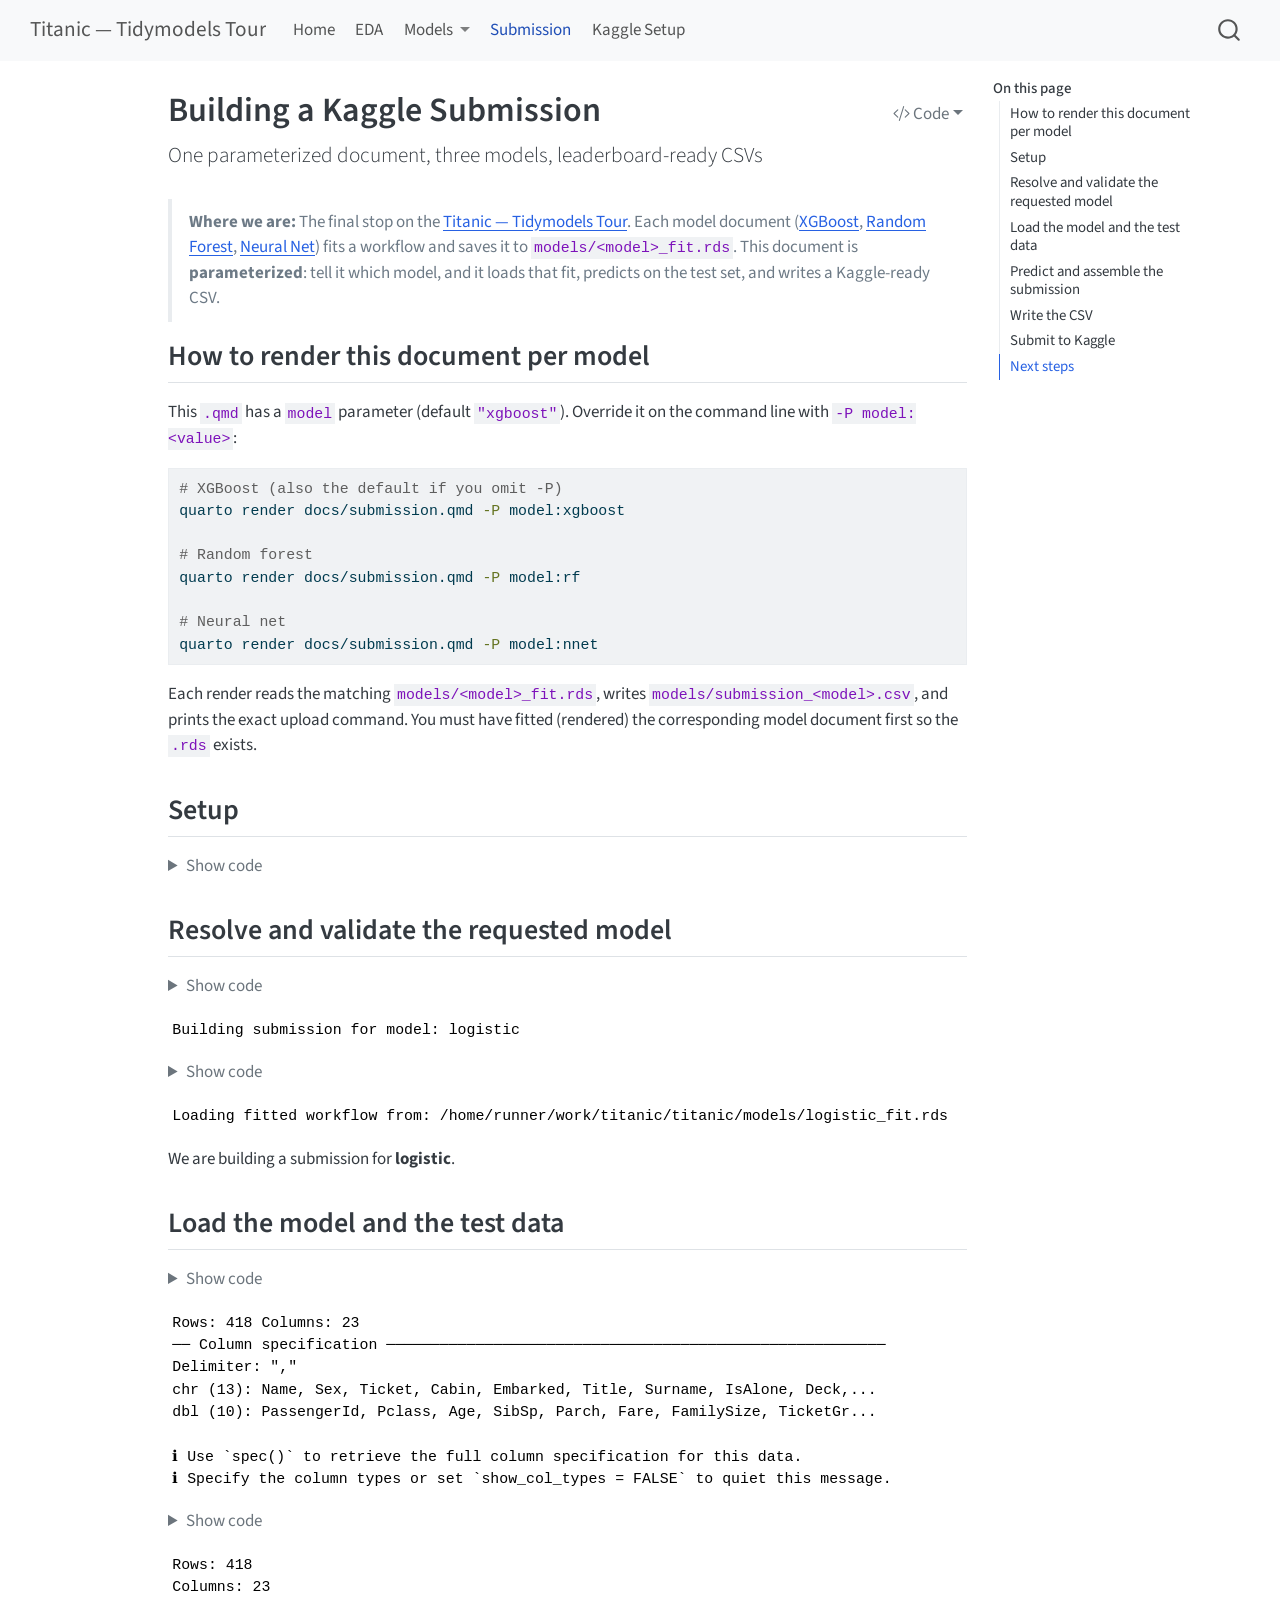
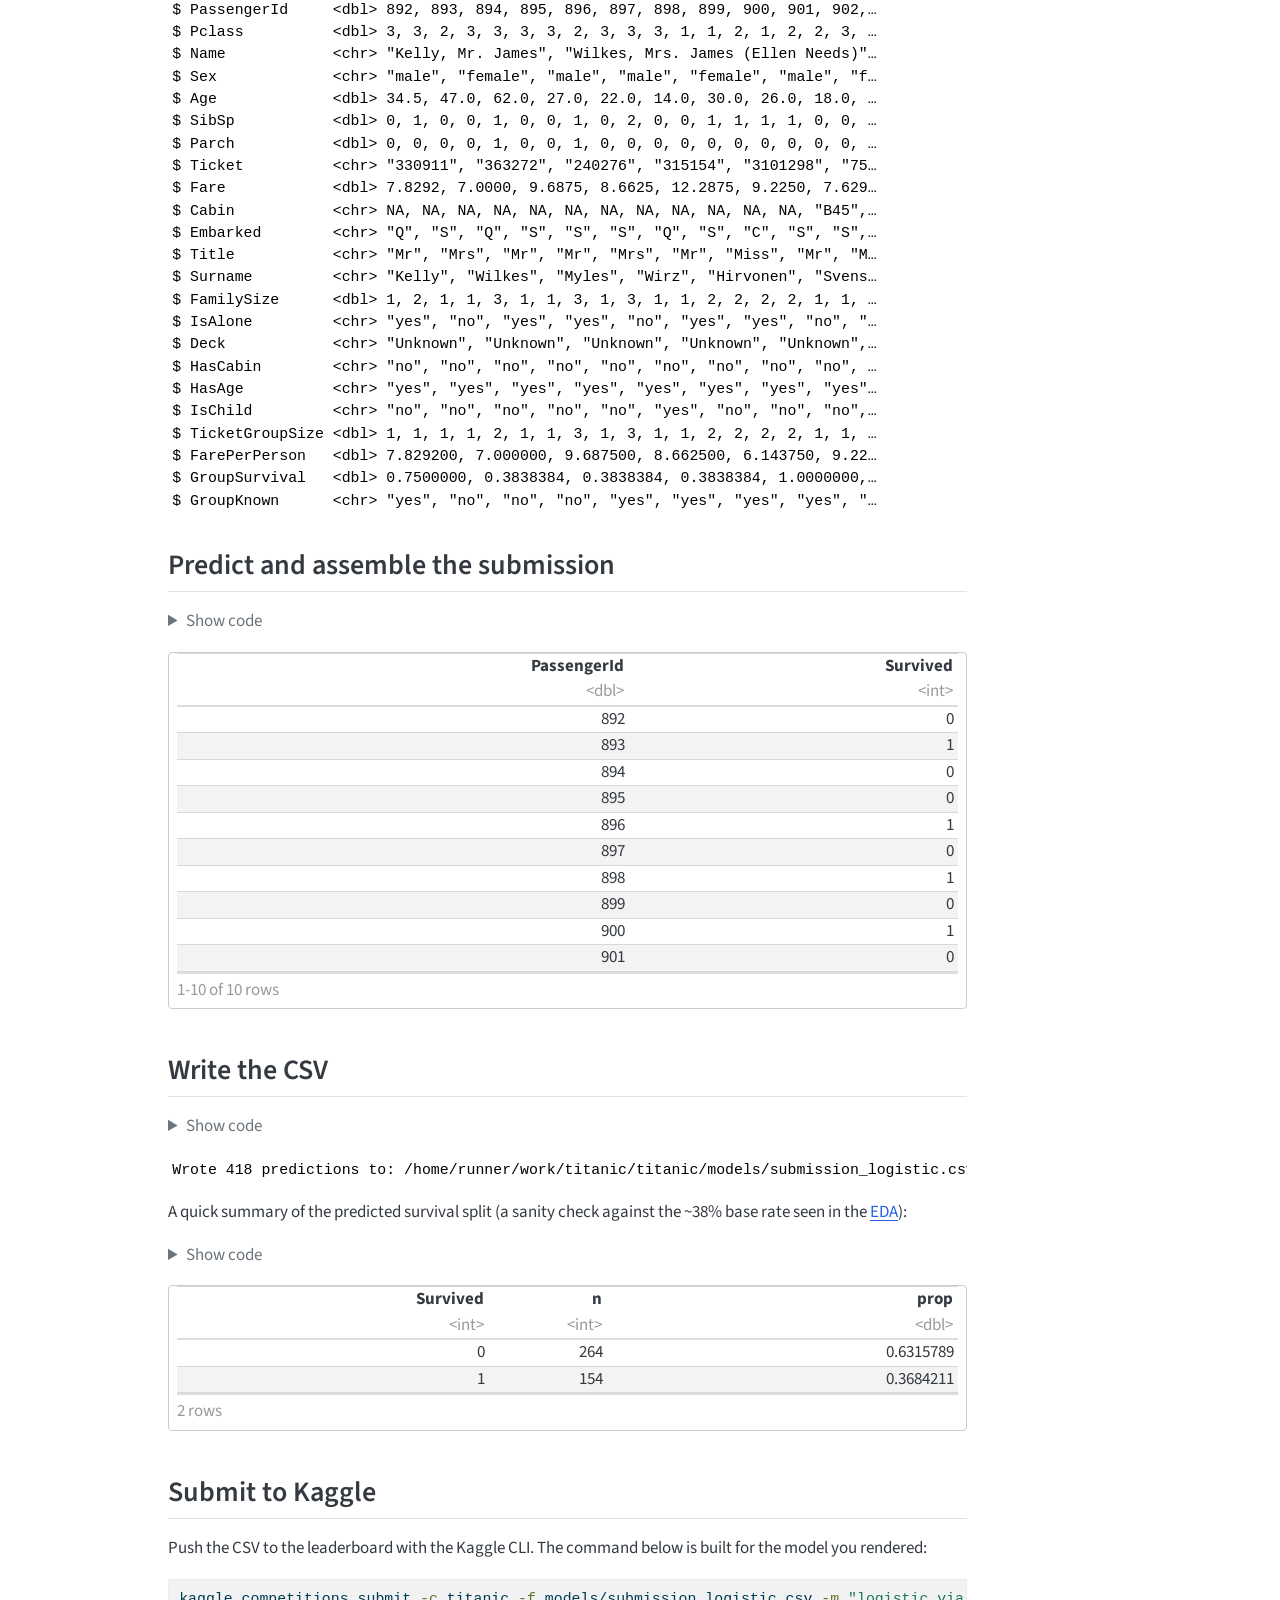
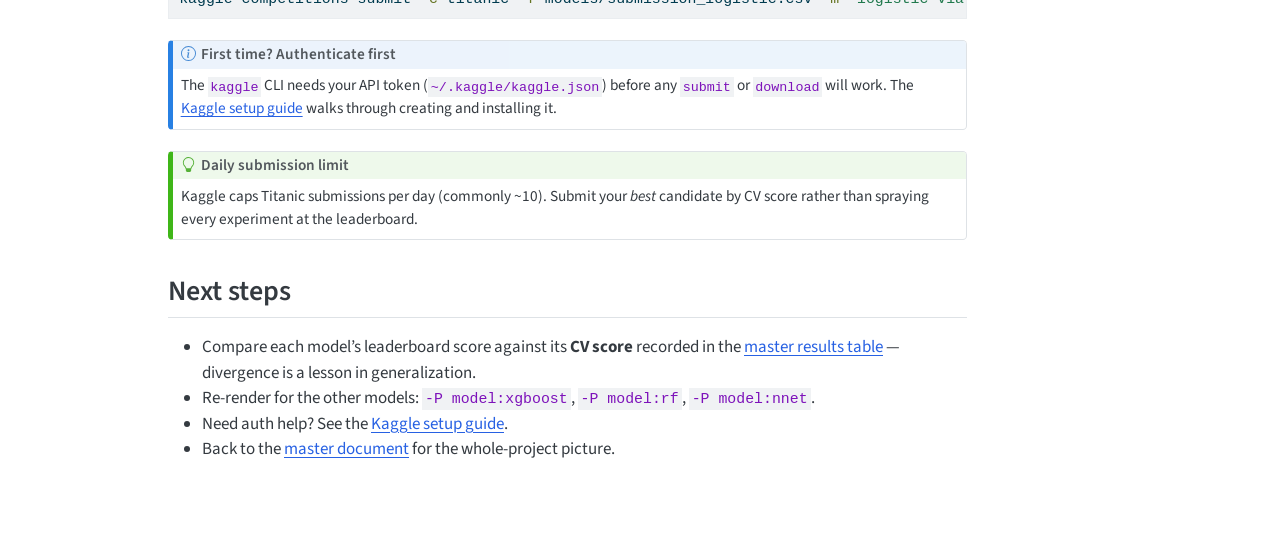
<file: docs/submission.html>
<!DOCTYPE html>
<html xmlns="http://www.w3.org/1999/xhtml" lang="en" xml:lang="en"><head>

<meta charset="utf-8">
<meta name="generator" content="quarto-1.9.38">

<meta name="viewport" content="width=device-width, initial-scale=1.0, user-scalable=yes">


<title>Building a Kaggle Submission – Titanic — Tidymodels Tour</title>
<style>
/* Default styles provided by pandoc.
** See https://pandoc.org/MANUAL.html#variables-for-html for config info.
*/
code{white-space: pre-wrap;}
span.smallcaps{font-variant: small-caps;}
div.columns{display: flex; gap: min(4vw, 1.5em);}
div.column{flex: auto; overflow-x: auto;}
div.hanging-indent{margin-left: 1.5em; text-indent: -1.5em;}
ul.task-list{list-style: none;}
ul.task-list li input[type="checkbox"] {
  width: 0.8em;
  margin: 0 0.8em 0.2em -1em; /* quarto-specific, see https://github.com/quarto-dev/quarto-cli/issues/4556 */ 
  vertical-align: middle;
}
/* CSS for syntax highlighting */
html { -webkit-text-size-adjust: 100%; }
pre > code.sourceCode { white-space: pre; position: relative; }
pre > code.sourceCode > span { display: inline-block; line-height: 1.25; }
pre > code.sourceCode > span:empty { height: 1.2em; }
.sourceCode { overflow: visible; }
code.sourceCode > span { color: inherit; text-decoration: inherit; }
div.sourceCode { margin: 1em 0; }
pre.sourceCode { margin: 0; }
@media screen {
div.sourceCode { overflow: auto; }
}
@media print {
pre > code.sourceCode { white-space: pre-wrap; }
pre > code.sourceCode > span { text-indent: -5em; padding-left: 5em; }
}
pre.numberSource code
  { counter-reset: source-line 0; }
pre.numberSource code > span
  { position: relative; left: -4em; counter-increment: source-line; }
pre.numberSource code > span > a:first-child::before
  { content: counter(source-line);
    position: relative; left: -1em; text-align: right; vertical-align: baseline;
    border: none; display: inline-block;
    -webkit-touch-callout: none; -webkit-user-select: none;
    -khtml-user-select: none; -moz-user-select: none;
    -ms-user-select: none; user-select: none;
    padding: 0 4px; width: 4em;
  }
pre.numberSource { margin-left: 3em;  padding-left: 4px; }
div.sourceCode
  {   }
@media screen {
pre > code.sourceCode > span > a:first-child::before { text-decoration: underline; }
}
</style>


<script src="../site_libs/quarto-nav/quarto-nav.js"></script>
<script src="../site_libs/quarto-nav/headroom.min.js"></script>
<script src="../site_libs/clipboard/clipboard.min.js"></script>
<script src="../site_libs/quarto-search/autocomplete.umd.js"></script>
<script src="../site_libs/quarto-search/fuse.min.js"></script>
<script src="../site_libs/quarto-search/quarto-search.js"></script>
<meta name="quarto:offset" content="../">
<script src="../site_libs/quarto-html/quarto.js" type="module"></script>
<script src="../site_libs/quarto-html/tabsets/tabsets.js" type="module"></script>
<script src="../site_libs/quarto-html/popper.min.js"></script>
<script src="../site_libs/quarto-html/tippy.umd.min.js"></script>
<script src="../site_libs/quarto-html/anchor.min.js"></script>
<link href="../site_libs/quarto-html/tippy.css" rel="stylesheet">
<link href="../site_libs/quarto-html/quarto-syntax-highlighting-15634bcf2e68342d4ad2dfa704d543f6.css" rel="stylesheet" id="quarto-text-highlighting-styles">
<script src="../site_libs/bootstrap/bootstrap.min.js"></script>
<link href="../site_libs/bootstrap/bootstrap-icons.css" rel="stylesheet">
<link href="../site_libs/bootstrap/bootstrap-bba5ebae505b5c03f3f0d8040a416a6b.min.css" rel="stylesheet" append-hash="true" id="quarto-bootstrap" data-mode="light">
<script id="quarto-search-options" type="application/json">{
  "location": "navbar",
  "copy-button": false,
  "collapse-after": 3,
  "panel-placement": "end",
  "type": "overlay",
  "limit": 50,
  "keyboard-shortcut": [
    "f",
    "/",
    "s"
  ],
  "show-item-context": false,
  "language": {
    "search-no-results-text": "No results",
    "search-matching-documents-text": "matching documents",
    "search-copy-link-title": "Copy link to search",
    "search-hide-matches-text": "Hide additional matches",
    "search-more-match-text": "more match in this document",
    "search-more-matches-text": "more matches in this document",
    "search-clear-button-title": "Clear",
    "search-text-placeholder": "",
    "search-detached-cancel-button-title": "Cancel",
    "search-submit-button-title": "Submit",
    "search-label": "Search"
  }
}</script>
<link href="../site_libs/pagedtable-1.1/css/pagedtable.css" rel="stylesheet">
<script src="../site_libs/pagedtable-1.1/js/pagedtable.js"></script>


</head>

<body class="nav-fixed quarto-light">

<div id="quarto-search-results"></div>
  <header id="quarto-header" class="headroom fixed-top">
    <nav class="navbar navbar-expand-lg " data-bs-theme="dark">
      <div class="navbar-container container-fluid">
      <div class="navbar-brand-container mx-auto">
    <a class="navbar-brand" href="../index.html">
    <span class="navbar-title">Titanic — Tidymodels Tour</span>
    </a>
  </div>
            <div id="quarto-search" class="" title="Search"></div>
          <button class="navbar-toggler" type="button" data-bs-toggle="collapse" data-bs-target="#navbarCollapse" aria-controls="navbarCollapse" role="menu" aria-expanded="false" aria-label="Toggle navigation" onclick="if (window.quartoToggleHeadroom) { window.quartoToggleHeadroom(); }">
  <span class="navbar-toggler-icon"></span>
</button>
          <div class="collapse navbar-collapse" id="navbarCollapse">
            <ul class="navbar-nav navbar-nav-scroll me-auto">
  <li class="nav-item">
    <a class="nav-link" href="../index.html"> 
<span class="menu-text">Home</span></a>
  </li>  
  <li class="nav-item">
    <a class="nav-link" href="../docs/01-eda.html"> 
<span class="menu-text">EDA</span></a>
  </li>  
  <li class="nav-item dropdown ">
    <a class="nav-link dropdown-toggle" href="#" id="nav-menu-models" role="link" data-bs-toggle="dropdown" aria-expanded="false">
 <span class="menu-text">Models</span>
    </a>
    <ul class="dropdown-menu" aria-labelledby="nav-menu-models">    
        <li>
    <a class="dropdown-item" href="../docs/02-xgboost.html">
 <span class="dropdown-text">XGBoost</span></a>
  </li>  
        <li>
    <a class="dropdown-item" href="../docs/03-random-forest.html">
 <span class="dropdown-text">Random Forest</span></a>
  </li>  
        <li>
    <a class="dropdown-item" href="../docs/04-neural-net.html">
 <span class="dropdown-text">Neural Net</span></a>
  </li>  
        <li>
    <a class="dropdown-item" href="../docs/06-logistic.html">
 <span class="dropdown-text">Logistic Regression</span></a>
  </li>  
        <li>
    <a class="dropdown-item" href="../docs/07-svm.html">
 <span class="dropdown-text">Support Vector Machine</span></a>
  </li>  
        <li>
    <a class="dropdown-item" href="../docs/08-mars.html">
 <span class="dropdown-text">MARS</span></a>
  </li>  
        <li>
    <a class="dropdown-item" href="../docs/05-stack.html">
 <span class="dropdown-text">Stacked Ensemble</span></a>
  </li>  
    </ul>
  </li>
  <li class="nav-item">
    <a class="nav-link active" href="../docs/submission.html" aria-current="page"> 
<span class="menu-text">Submission</span></a>
  </li>  
  <li class="nav-item">
    <a class="nav-link" href="../docs/setup-kaggle.html"> 
<span class="menu-text">Kaggle Setup</span></a>
  </li>  
</ul>
          </div> <!-- /navcollapse -->
            <div class="quarto-navbar-tools">
</div>
      </div> <!-- /container-fluid -->
    </nav>
</header>
<!-- content -->
<div id="quarto-content" class="quarto-container page-columns page-rows-contents page-layout-article page-navbar">
<!-- sidebar -->
<!-- margin-sidebar -->
    <div id="quarto-margin-sidebar" class="sidebar margin-sidebar">
        <nav id="TOC" role="doc-toc" class="toc-active">
    <h2 id="toc-title">On this page</h2>
   
  <ul>
  <li><a href="#how-to-render-this-document-per-model" id="toc-how-to-render-this-document-per-model" class="nav-link active" data-scroll-target="#how-to-render-this-document-per-model">How to render this document per model</a></li>
  <li><a href="#setup" id="toc-setup" class="nav-link" data-scroll-target="#setup">Setup</a></li>
  <li><a href="#resolve-and-validate-the-requested-model" id="toc-resolve-and-validate-the-requested-model" class="nav-link" data-scroll-target="#resolve-and-validate-the-requested-model">Resolve and validate the requested model</a></li>
  <li><a href="#load-the-model-and-the-test-data" id="toc-load-the-model-and-the-test-data" class="nav-link" data-scroll-target="#load-the-model-and-the-test-data">Load the model and the test data</a></li>
  <li><a href="#predict-and-assemble-the-submission" id="toc-predict-and-assemble-the-submission" class="nav-link" data-scroll-target="#predict-and-assemble-the-submission">Predict and assemble the submission</a></li>
  <li><a href="#write-the-csv" id="toc-write-the-csv" class="nav-link" data-scroll-target="#write-the-csv">Write the CSV</a></li>
  <li><a href="#submit-to-kaggle" id="toc-submit-to-kaggle" class="nav-link" data-scroll-target="#submit-to-kaggle">Submit to Kaggle</a></li>
  <li><a href="#next-steps" id="toc-next-steps" class="nav-link" data-scroll-target="#next-steps">Next steps</a></li>
  </ul>
</nav>
    </div>
<!-- main -->
<main class="content" id="quarto-document-content">

<header id="title-block-header" class="quarto-title-block default">
<div class="quarto-title">
<div class="quarto-title-block"><div><h1 class="title">Building a Kaggle Submission</h1><button type="button" class="btn code-tools-button dropdown-toggle" id="quarto-code-tools-menu" data-bs-toggle="dropdown" aria-expanded="false"><i class="bi"></i> Code</button><ul class="dropdown-menu dropdown-menu-end" aria-labelelledby="quarto-code-tools-menu"><li><a id="quarto-show-all-code" class="dropdown-item" href="javascript:void(0)" role="button">Show All Code</a></li><li><a id="quarto-hide-all-code" class="dropdown-item" href="javascript:void(0)" role="button">Hide All Code</a></li><li><hr class="dropdown-divider"></li><li><a id="quarto-view-source" class="dropdown-item" href="javascript:void(0)" role="button">View Source</a></li></ul></div></div>
<p class="subtitle lead">One parameterized document, three models, leaderboard-ready CSVs</p>
</div>



<div class="quarto-title-meta">

    
  
    
  </div>
  


</header>


<blockquote class="blockquote">
<p><strong>Where we are:</strong> The final stop on the <a href="../index.html">Titanic — Tidymodels Tour</a>. Each model document (<a href="../docs/02-xgboost.html">XGBoost</a>, <a href="../docs/03-random-forest.html">Random Forest</a>, <a href="../docs/04-neural-net.html">Neural Net</a>) fits a workflow and saves it to <code>models/&lt;model&gt;_fit.rds</code>. This document is <strong>parameterized</strong>: tell it which model, and it loads that fit, predicts on the test set, and writes a Kaggle-ready CSV.</p>
</blockquote>
<section id="how-to-render-this-document-per-model" class="level2">
<h2 class="anchored" data-anchor-id="how-to-render-this-document-per-model">How to render this document per model</h2>
<p>This <code>.qmd</code> has a <code>model</code> parameter (default <code>"xgboost"</code>). Override it on the command line with <code>-P model:&lt;value&gt;</code>:</p>
<div class="code-copy-outer-scaffold"><div class="sourceCode" id="cb1"><pre class="sourceCode bash code-with-copy"><code class="sourceCode bash"><span id="cb1-1"><a href="#cb1-1" aria-hidden="true" tabindex="-1"></a><span class="co"># XGBoost (also the default if you omit -P)</span></span>
<span id="cb1-2"><a href="#cb1-2" aria-hidden="true" tabindex="-1"></a><span class="ex">quarto</span> render docs/submission.qmd <span class="at">-P</span> model:xgboost</span>
<span id="cb1-3"><a href="#cb1-3" aria-hidden="true" tabindex="-1"></a></span>
<span id="cb1-4"><a href="#cb1-4" aria-hidden="true" tabindex="-1"></a><span class="co"># Random forest</span></span>
<span id="cb1-5"><a href="#cb1-5" aria-hidden="true" tabindex="-1"></a><span class="ex">quarto</span> render docs/submission.qmd <span class="at">-P</span> model:rf</span>
<span id="cb1-6"><a href="#cb1-6" aria-hidden="true" tabindex="-1"></a></span>
<span id="cb1-7"><a href="#cb1-7" aria-hidden="true" tabindex="-1"></a><span class="co"># Neural net</span></span>
<span id="cb1-8"><a href="#cb1-8" aria-hidden="true" tabindex="-1"></a><span class="ex">quarto</span> render docs/submission.qmd <span class="at">-P</span> model:nnet</span></code></pre></div><button title="Copy to Clipboard" class="code-copy-button"><i class="bi"></i></button></div>
<p>Each render reads the matching <code>models/&lt;model&gt;_fit.rds</code>, writes <code>models/submission_&lt;model&gt;.csv</code>, and prints the exact upload command. You must have fitted (rendered) the corresponding model document first so the <code>.rds</code> exists.</p>
</section>
<section id="setup" class="level2">
<h2 class="anchored" data-anchor-id="setup">Setup</h2>
<div class="cell">
<details class="code-fold">
<summary>Show code</summary>
<div class="code-copy-outer-scaffold"><div class="sourceCode cell-code" id="cb2"><pre class="sourceCode r code-with-copy"><code class="sourceCode r"><span id="cb2-1"><a href="#cb2-1" aria-hidden="true" tabindex="-1"></a><span class="co"># We need the tidymodels stack to load the saved workflow and call predict().</span></span>
<span id="cb2-2"><a href="#cb2-2" aria-hidden="true" tabindex="-1"></a><span class="co"># 00_setup.R also sets paths and the seed.</span></span>
<span id="cb2-3"><a href="#cb2-3" aria-hidden="true" tabindex="-1"></a><span class="fu">source</span>(here<span class="sc">::</span><span class="fu">here</span>(<span class="st">"R"</span>, <span class="st">"00_setup.R"</span>))</span>
<span id="cb2-4"><a href="#cb2-4" aria-hidden="true" tabindex="-1"></a><span class="fu">library</span>(tidyverse)</span>
<span id="cb2-5"><a href="#cb2-5" aria-hidden="true" tabindex="-1"></a><span class="fu">library</span>(tidymodels)</span>
<span id="cb2-6"><a href="#cb2-6" aria-hidden="true" tabindex="-1"></a><span class="fu">library</span>(here)</span></code></pre></div><button title="Copy to Clipboard" class="code-copy-button"><i class="bi"></i></button></div>
</details>
</div>
</section>
<section id="resolve-and-validate-the-requested-model" class="level2">
<h2 class="anchored" data-anchor-id="resolve-and-validate-the-requested-model">Resolve and validate the requested model</h2>
<div class="cell">
<details class="code-fold">
<summary>Show code</summary>
<div class="code-copy-outer-scaffold"><div class="sourceCode cell-code" id="cb3"><pre class="sourceCode r code-with-copy"><code class="sourceCode r"><span id="cb3-1"><a href="#cb3-1" aria-hidden="true" tabindex="-1"></a><span class="co"># The parameter comes in from the YAML default or the -P flag on the CLI.</span></span>
<span id="cb3-2"><a href="#cb3-2" aria-hidden="true" tabindex="-1"></a>requested_model <span class="ot">&lt;-</span> params<span class="sc">$</span>model</span>
<span id="cb3-3"><a href="#cb3-3" aria-hidden="true" tabindex="-1"></a></span>
<span id="cb3-4"><a href="#cb3-4" aria-hidden="true" tabindex="-1"></a><span class="co"># Map each valid model key to its saved fit. This single lookup table is the</span></span>
<span id="cb3-5"><a href="#cb3-5" aria-hidden="true" tabindex="-1"></a><span class="co"># source of truth for which models are submittable.</span></span>
<span id="cb3-6"><a href="#cb3-6" aria-hidden="true" tabindex="-1"></a>model_paths <span class="ot">&lt;-</span> <span class="fu">c</span>(</span>
<span id="cb3-7"><a href="#cb3-7" aria-hidden="true" tabindex="-1"></a>  <span class="at">xgboost  =</span> here<span class="sc">::</span><span class="fu">here</span>(<span class="st">"models"</span>, <span class="st">"xgboost_fit.rds"</span>),</span>
<span id="cb3-8"><a href="#cb3-8" aria-hidden="true" tabindex="-1"></a>  <span class="at">rf       =</span> here<span class="sc">::</span><span class="fu">here</span>(<span class="st">"models"</span>, <span class="st">"rf_fit.rds"</span>),</span>
<span id="cb3-9"><a href="#cb3-9" aria-hidden="true" tabindex="-1"></a>  <span class="at">nnet     =</span> here<span class="sc">::</span><span class="fu">here</span>(<span class="st">"models"</span>, <span class="st">"nnet_fit.rds"</span>),</span>
<span id="cb3-10"><a href="#cb3-10" aria-hidden="true" tabindex="-1"></a>  <span class="at">logistic =</span> here<span class="sc">::</span><span class="fu">here</span>(<span class="st">"models"</span>, <span class="st">"logistic_fit.rds"</span>),</span>
<span id="cb3-11"><a href="#cb3-11" aria-hidden="true" tabindex="-1"></a>  <span class="at">svm      =</span> here<span class="sc">::</span><span class="fu">here</span>(<span class="st">"models"</span>, <span class="st">"svm_fit.rds"</span>),</span>
<span id="cb3-12"><a href="#cb3-12" aria-hidden="true" tabindex="-1"></a>  <span class="at">mars     =</span> here<span class="sc">::</span><span class="fu">here</span>(<span class="st">"models"</span>, <span class="st">"mars_fit.rds"</span>),</span>
<span id="cb3-13"><a href="#cb3-13" aria-hidden="true" tabindex="-1"></a>  <span class="at">stack    =</span> here<span class="sc">::</span><span class="fu">here</span>(<span class="st">"models"</span>, <span class="st">"stack_fit.rds"</span>)</span>
<span id="cb3-14"><a href="#cb3-14" aria-hidden="true" tabindex="-1"></a>)</span>
<span id="cb3-15"><a href="#cb3-15" aria-hidden="true" tabindex="-1"></a></span>
<span id="cb3-16"><a href="#cb3-16" aria-hidden="true" tabindex="-1"></a><span class="co"># Fail loudly and helpfully if someone passes an unknown model.</span></span>
<span id="cb3-17"><a href="#cb3-17" aria-hidden="true" tabindex="-1"></a><span class="cf">if</span> (<span class="sc">!</span>requested_model <span class="sc">%in%</span> <span class="fu">names</span>(model_paths)) {</span>
<span id="cb3-18"><a href="#cb3-18" aria-hidden="true" tabindex="-1"></a>  <span class="fu">stop</span>(</span>
<span id="cb3-19"><a href="#cb3-19" aria-hidden="true" tabindex="-1"></a>    <span class="st">"Unknown model '"</span>, requested_model, <span class="st">"'. "</span>,</span>
<span id="cb3-20"><a href="#cb3-20" aria-hidden="true" tabindex="-1"></a>    <span class="st">"Choose one of: "</span>, <span class="fu">paste</span>(<span class="fu">names</span>(model_paths), <span class="at">collapse =</span> <span class="st">", "</span>), <span class="st">". "</span>,</span>
<span id="cb3-21"><a href="#cb3-21" aria-hidden="true" tabindex="-1"></a>    <span class="st">"Example: quarto render docs/submission.qmd -P model:rf"</span>,</span>
<span id="cb3-22"><a href="#cb3-22" aria-hidden="true" tabindex="-1"></a>    <span class="at">call. =</span> <span class="cn">FALSE</span></span>
<span id="cb3-23"><a href="#cb3-23" aria-hidden="true" tabindex="-1"></a>  )</span>
<span id="cb3-24"><a href="#cb3-24" aria-hidden="true" tabindex="-1"></a>}</span>
<span id="cb3-25"><a href="#cb3-25" aria-hidden="true" tabindex="-1"></a></span>
<span id="cb3-26"><a href="#cb3-26" aria-hidden="true" tabindex="-1"></a>fit_path <span class="ot">&lt;-</span> model_paths[[requested_model]]</span>
<span id="cb3-27"><a href="#cb3-27" aria-hidden="true" tabindex="-1"></a></span>
<span id="cb3-28"><a href="#cb3-28" aria-hidden="true" tabindex="-1"></a><span class="co"># Make sure the fitted workflow actually exists — i.e. the model doc was</span></span>
<span id="cb3-29"><a href="#cb3-29" aria-hidden="true" tabindex="-1"></a><span class="co"># rendered first.</span></span>
<span id="cb3-30"><a href="#cb3-30" aria-hidden="true" tabindex="-1"></a><span class="cf">if</span> (<span class="sc">!</span><span class="fu">file.exists</span>(fit_path)) {</span>
<span id="cb3-31"><a href="#cb3-31" aria-hidden="true" tabindex="-1"></a>  <span class="fu">stop</span>(</span>
<span id="cb3-32"><a href="#cb3-32" aria-hidden="true" tabindex="-1"></a>    <span class="st">"Fitted model not found at '"</span>, fit_path, <span class="st">"'. "</span>,</span>
<span id="cb3-33"><a href="#cb3-33" aria-hidden="true" tabindex="-1"></a>    <span class="st">"Render the matching model document first (e.g. quarto render "</span>,</span>
<span id="cb3-34"><a href="#cb3-34" aria-hidden="true" tabindex="-1"></a>    <span class="st">"docs/02-xgboost.qmd) so the .rds is saved."</span>,</span>
<span id="cb3-35"><a href="#cb3-35" aria-hidden="true" tabindex="-1"></a>    <span class="at">call. =</span> <span class="cn">FALSE</span></span>
<span id="cb3-36"><a href="#cb3-36" aria-hidden="true" tabindex="-1"></a>  )</span>
<span id="cb3-37"><a href="#cb3-37" aria-hidden="true" tabindex="-1"></a>}</span>
<span id="cb3-38"><a href="#cb3-38" aria-hidden="true" tabindex="-1"></a></span>
<span id="cb3-39"><a href="#cb3-39" aria-hidden="true" tabindex="-1"></a><span class="fu">message</span>(<span class="st">"Building submission for model: "</span>, requested_model)</span></code></pre></div><button title="Copy to Clipboard" class="code-copy-button"><i class="bi"></i></button></div>
</details>
<div class="cell-output cell-output-stderr">
<pre><code>Building submission for model: logistic</code></pre>
</div>
<details class="code-fold">
<summary>Show code</summary>
<div class="code-copy-outer-scaffold"><div class="sourceCode cell-code" id="cb5"><pre class="sourceCode r code-with-copy"><code class="sourceCode r"><span id="cb5-1"><a href="#cb5-1" aria-hidden="true" tabindex="-1"></a><span class="fu">message</span>(<span class="st">"Loading fitted workflow from: "</span>, fit_path)</span></code></pre></div><button title="Copy to Clipboard" class="code-copy-button"><i class="bi"></i></button></div>
</details>
<div class="cell-output cell-output-stderr">
<pre><code>Loading fitted workflow from: /home/runner/work/titanic/titanic/models/logistic_fit.rds</code></pre>
</div>
</div>
<p>We are building a submission for <strong>logistic</strong>.</p>
</section>
<section id="load-the-model-and-the-test-data" class="level2">
<h2 class="anchored" data-anchor-id="load-the-model-and-the-test-data">Load the model and the test data</h2>
<div class="cell">
<details class="code-fold">
<summary>Show code</summary>
<div class="code-copy-outer-scaffold"><div class="sourceCode cell-code" id="cb7"><pre class="sourceCode r code-with-copy"><code class="sourceCode r"><span id="cb7-1"><a href="#cb7-1" aria-hidden="true" tabindex="-1"></a><span class="co"># The saved object is a fully fitted workflow (or a stacks ensemble) that knows</span></span>
<span id="cb7-2"><a href="#cb7-2" aria-hidden="true" tabindex="-1"></a><span class="co"># how to preprocess the engineered test data exactly as it was trained.</span></span>
<span id="cb7-3"><a href="#cb7-3" aria-hidden="true" tabindex="-1"></a>model_fit <span class="ot">&lt;-</span> <span class="fu">readRDS</span>(fit_path)</span>
<span id="cb7-4"><a href="#cb7-4" aria-hidden="true" tabindex="-1"></a></span>
<span id="cb7-5"><a href="#cb7-5" aria-hidden="true" tabindex="-1"></a><span class="co"># Use the PROCESSED test set (engineered features added in R/03_engineer.R), so</span></span>
<span id="cb7-6"><a href="#cb7-6" aria-hidden="true" tabindex="-1"></a><span class="co"># the columns match what every model/recipe expects. PassengerId keys the</span></span>
<span id="cb7-7"><a href="#cb7-7" aria-hidden="true" tabindex="-1"></a><span class="co"># Kaggle submission.</span></span>
<span id="cb7-8"><a href="#cb7-8" aria-hidden="true" tabindex="-1"></a>test <span class="ot">&lt;-</span> <span class="fu">read_csv</span>(<span class="fu">here</span>(<span class="st">"data"</span>, <span class="st">"processed"</span>, <span class="st">"test.csv"</span>))</span></code></pre></div><button title="Copy to Clipboard" class="code-copy-button"><i class="bi"></i></button></div>
</details>
<div class="cell-output cell-output-stderr">
<pre><code>Rows: 418 Columns: 23
── Column specification ────────────────────────────────────────────────────────
Delimiter: ","
chr (13): Name, Sex, Ticket, Cabin, Embarked, Title, Surname, IsAlone, Deck,...
dbl (10): PassengerId, Pclass, Age, SibSp, Parch, Fare, FamilySize, TicketGr...

ℹ Use `spec()` to retrieve the full column specification for this data.
ℹ Specify the column types or set `show_col_types = FALSE` to quiet this message.</code></pre>
</div>
<details class="code-fold">
<summary>Show code</summary>
<div class="code-copy-outer-scaffold"><div class="sourceCode cell-code" id="cb9"><pre class="sourceCode r code-with-copy"><code class="sourceCode r"><span id="cb9-1"><a href="#cb9-1" aria-hidden="true" tabindex="-1"></a><span class="fu">glimpse</span>(test)</span></code></pre></div><button title="Copy to Clipboard" class="code-copy-button"><i class="bi"></i></button></div>
</details>
<div class="cell-output cell-output-stdout">
<pre><code>Rows: 418
Columns: 23
$ PassengerId     &lt;dbl&gt; 892, 893, 894, 895, 896, 897, 898, 899, 900, 901, 902,…
$ Pclass          &lt;dbl&gt; 3, 3, 2, 3, 3, 3, 3, 2, 3, 3, 3, 1, 1, 2, 1, 2, 2, 3, …
$ Name            &lt;chr&gt; "Kelly, Mr. James", "Wilkes, Mrs. James (Ellen Needs)"…
$ Sex             &lt;chr&gt; "male", "female", "male", "male", "female", "male", "f…
$ Age             &lt;dbl&gt; 34.5, 47.0, 62.0, 27.0, 22.0, 14.0, 30.0, 26.0, 18.0, …
$ SibSp           &lt;dbl&gt; 0, 1, 0, 0, 1, 0, 0, 1, 0, 2, 0, 0, 1, 1, 1, 1, 0, 0, …
$ Parch           &lt;dbl&gt; 0, 0, 0, 0, 1, 0, 0, 1, 0, 0, 0, 0, 0, 0, 0, 0, 0, 0, …
$ Ticket          &lt;chr&gt; "330911", "363272", "240276", "315154", "3101298", "75…
$ Fare            &lt;dbl&gt; 7.8292, 7.0000, 9.6875, 8.6625, 12.2875, 9.2250, 7.629…
$ Cabin           &lt;chr&gt; NA, NA, NA, NA, NA, NA, NA, NA, NA, NA, NA, NA, "B45",…
$ Embarked        &lt;chr&gt; "Q", "S", "Q", "S", "S", "S", "Q", "S", "C", "S", "S",…
$ Title           &lt;chr&gt; "Mr", "Mrs", "Mr", "Mr", "Mrs", "Mr", "Miss", "Mr", "M…
$ Surname         &lt;chr&gt; "Kelly", "Wilkes", "Myles", "Wirz", "Hirvonen", "Svens…
$ FamilySize      &lt;dbl&gt; 1, 2, 1, 1, 3, 1, 1, 3, 1, 3, 1, 1, 2, 2, 2, 2, 1, 1, …
$ IsAlone         &lt;chr&gt; "yes", "no", "yes", "yes", "no", "yes", "yes", "no", "…
$ Deck            &lt;chr&gt; "Unknown", "Unknown", "Unknown", "Unknown", "Unknown",…
$ HasCabin        &lt;chr&gt; "no", "no", "no", "no", "no", "no", "no", "no", "no", …
$ HasAge          &lt;chr&gt; "yes", "yes", "yes", "yes", "yes", "yes", "yes", "yes"…
$ IsChild         &lt;chr&gt; "no", "no", "no", "no", "no", "yes", "no", "no", "no",…
$ TicketGroupSize &lt;dbl&gt; 1, 1, 1, 1, 2, 1, 1, 3, 1, 3, 1, 1, 2, 2, 2, 2, 1, 1, …
$ FarePerPerson   &lt;dbl&gt; 7.829200, 7.000000, 9.687500, 8.662500, 6.143750, 9.22…
$ GroupSurvival   &lt;dbl&gt; 0.7500000, 0.3838384, 0.3838384, 0.3838384, 1.0000000,…
$ GroupKnown      &lt;chr&gt; "yes", "no", "no", "no", "yes", "yes", "yes", "yes", "…</code></pre>
</div>
</div>
</section>
<section id="predict-and-assemble-the-submission" class="level2">
<h2 class="anchored" data-anchor-id="predict-and-assemble-the-submission">Predict and assemble the submission</h2>
<div class="cell">
<details class="code-fold">
<summary>Show code</summary>
<div class="code-copy-outer-scaffold"><div class="sourceCode cell-code" id="cb11"><pre class="sourceCode r code-with-copy"><code class="sourceCode r"><span id="cb11-1"><a href="#cb11-1" aria-hidden="true" tabindex="-1"></a><span class="co"># predict() runs the workflow's recipe on the raw test data, then the model.</span></span>
<span id="cb11-2"><a href="#cb11-2" aria-hidden="true" tabindex="-1"></a><span class="co"># type = "class" returns the hard 0/1 label Kaggle wants.</span></span>
<span id="cb11-3"><a href="#cb11-3" aria-hidden="true" tabindex="-1"></a>preds <span class="ot">&lt;-</span> <span class="fu">predict</span>(model_fit, <span class="at">new_data =</span> test, <span class="at">type =</span> <span class="st">"class"</span>)</span>
<span id="cb11-4"><a href="#cb11-4" aria-hidden="true" tabindex="-1"></a></span>
<span id="cb11-5"><a href="#cb11-5" aria-hidden="true" tabindex="-1"></a><span class="co"># Kaggle requires EXACTLY two columns: PassengerId and Survived, with Survived</span></span>
<span id="cb11-6"><a href="#cb11-6" aria-hidden="true" tabindex="-1"></a><span class="co"># as 0/1 integers. .pred_class is a factor ("0"/"1"); convert via character so</span></span>
<span id="cb11-7"><a href="#cb11-7" aria-hidden="true" tabindex="-1"></a><span class="co"># we don't accidentally get factor codes (1/2).</span></span>
<span id="cb11-8"><a href="#cb11-8" aria-hidden="true" tabindex="-1"></a>submission <span class="ot">&lt;-</span> <span class="fu">tibble</span>(</span>
<span id="cb11-9"><a href="#cb11-9" aria-hidden="true" tabindex="-1"></a>  <span class="at">PassengerId =</span> test<span class="sc">$</span>PassengerId,</span>
<span id="cb11-10"><a href="#cb11-10" aria-hidden="true" tabindex="-1"></a>  <span class="at">Survived    =</span> <span class="fu">as.integer</span>(<span class="fu">as.character</span>(preds<span class="sc">$</span>.pred_class))</span>
<span id="cb11-11"><a href="#cb11-11" aria-hidden="true" tabindex="-1"></a>)</span>
<span id="cb11-12"><a href="#cb11-12" aria-hidden="true" tabindex="-1"></a></span>
<span id="cb11-13"><a href="#cb11-13" aria-hidden="true" tabindex="-1"></a><span class="co"># Sanity checks: right number of rows, right value set, no missing predictions.</span></span>
<span id="cb11-14"><a href="#cb11-14" aria-hidden="true" tabindex="-1"></a><span class="fu">stopifnot</span>(</span>
<span id="cb11-15"><a href="#cb11-15" aria-hidden="true" tabindex="-1"></a>  <span class="fu">nrow</span>(submission) <span class="sc">==</span> <span class="fu">nrow</span>(test),</span>
<span id="cb11-16"><a href="#cb11-16" aria-hidden="true" tabindex="-1"></a>  <span class="fu">all</span>(submission<span class="sc">$</span>Survived <span class="sc">%in%</span> <span class="fu">c</span>(<span class="dv">0</span>L, <span class="dv">1</span>L)),</span>
<span id="cb11-17"><a href="#cb11-17" aria-hidden="true" tabindex="-1"></a>  <span class="sc">!</span><span class="fu">anyNA</span>(submission<span class="sc">$</span>Survived)</span>
<span id="cb11-18"><a href="#cb11-18" aria-hidden="true" tabindex="-1"></a>)</span>
<span id="cb11-19"><a href="#cb11-19" aria-hidden="true" tabindex="-1"></a></span>
<span id="cb11-20"><a href="#cb11-20" aria-hidden="true" tabindex="-1"></a><span class="fu">head</span>(submission, <span class="dv">10</span>)</span></code></pre></div><button title="Copy to Clipboard" class="code-copy-button"><i class="bi"></i></button></div>
</details>
<div class="cell-output-display">
<div data-pagedtable="false">
  <script data-pagedtable-source="" type="application/json">
{"columns":[{"label":["PassengerId"],"name":[1],"type":["dbl"],"align":["right"]},{"label":["Survived"],"name":[2],"type":["int"],"align":["right"]}],"data":[{"1":"892","2":"0"},{"1":"893","2":"1"},{"1":"894","2":"0"},{"1":"895","2":"0"},{"1":"896","2":"1"},{"1":"897","2":"0"},{"1":"898","2":"1"},{"1":"899","2":"0"},{"1":"900","2":"1"},{"1":"901","2":"0"}],"options":{"columns":{"min":{},"max":[10]},"rows":{"min":[10],"max":[10]},"pages":{}}}
  </script>
</div>
</div>
</div>
</section>
<section id="write-the-csv" class="level2">
<h2 class="anchored" data-anchor-id="write-the-csv">Write the CSV</h2>
<div class="cell">
<details class="code-fold">
<summary>Show code</summary>
<div class="code-copy-outer-scaffold"><div class="sourceCode cell-code" id="cb12"><pre class="sourceCode r code-with-copy"><code class="sourceCode r"><span id="cb12-1"><a href="#cb12-1" aria-hidden="true" tabindex="-1"></a>out_path <span class="ot">&lt;-</span> <span class="fu">here</span>(<span class="st">"models"</span>, <span class="fu">paste0</span>(<span class="st">"submission_"</span>, requested_model, <span class="st">".csv"</span>))</span>
<span id="cb12-2"><a href="#cb12-2" aria-hidden="true" tabindex="-1"></a></span>
<span id="cb12-3"><a href="#cb12-3" aria-hidden="true" tabindex="-1"></a><span class="fu">write_csv</span>(submission, out_path)</span>
<span id="cb12-4"><a href="#cb12-4" aria-hidden="true" tabindex="-1"></a></span>
<span id="cb12-5"><a href="#cb12-5" aria-hidden="true" tabindex="-1"></a><span class="fu">message</span>(<span class="st">"Wrote "</span>, <span class="fu">nrow</span>(submission), <span class="st">" predictions to: "</span>, out_path)</span></code></pre></div><button title="Copy to Clipboard" class="code-copy-button"><i class="bi"></i></button></div>
</details>
<div class="cell-output cell-output-stderr">
<pre><code>Wrote 418 predictions to: /home/runner/work/titanic/titanic/models/submission_logistic.csv</code></pre>
</div>
</div>
<p>A quick summary of the predicted survival split (a sanity check against the ~38% base rate seen in the <a href="../docs/01-eda.html">EDA</a>):</p>
<div class="cell">
<details class="code-fold">
<summary>Show code</summary>
<div class="code-copy-outer-scaffold"><div class="sourceCode cell-code" id="cb14"><pre class="sourceCode r code-with-copy"><code class="sourceCode r"><span id="cb14-1"><a href="#cb14-1" aria-hidden="true" tabindex="-1"></a>submission <span class="sc">|&gt;</span></span>
<span id="cb14-2"><a href="#cb14-2" aria-hidden="true" tabindex="-1"></a>  <span class="fu">count</span>(Survived) <span class="sc">|&gt;</span></span>
<span id="cb14-3"><a href="#cb14-3" aria-hidden="true" tabindex="-1"></a>  <span class="fu">mutate</span>(<span class="at">prop =</span> n <span class="sc">/</span> <span class="fu">sum</span>(n))</span></code></pre></div><button title="Copy to Clipboard" class="code-copy-button"><i class="bi"></i></button></div>
</details>
<div class="cell-output-display">
<div data-pagedtable="false">
  <script data-pagedtable-source="" type="application/json">
{"columns":[{"label":["Survived"],"name":[1],"type":["int"],"align":["right"]},{"label":["n"],"name":[2],"type":["int"],"align":["right"]},{"label":["prop"],"name":[3],"type":["dbl"],"align":["right"]}],"data":[{"1":"0","2":"264","3":"0.6315789"},{"1":"1","2":"154","3":"0.3684211"}],"options":{"columns":{"min":{},"max":[10]},"rows":{"min":[10],"max":[10]},"pages":{}}}
  </script>
</div>
</div>
</div>
</section>
<section id="submit-to-kaggle" class="level2">
<h2 class="anchored" data-anchor-id="submit-to-kaggle">Submit to Kaggle</h2>
<p>Push the CSV to the leaderboard with the Kaggle CLI. The command below is built for the model you rendered:</p>
<div class="code-copy-outer-scaffold"><div class="sourceCode" id="cb15"><pre class="sourceCode bash code-with-copy"><code class="sourceCode bash"><span id="cb15-1"><a href="#cb15-1" aria-hidden="true" tabindex="-1"></a><span class="ex">kaggle</span> competitions submit <span class="at">-c</span> titanic <span class="at">-f</span> models/submission_logistic.csv <span class="at">-m</span> <span class="st">"logistic via tidymodels"</span></span></code></pre></div><button title="Copy to Clipboard" class="code-copy-button"><i class="bi"></i></button></div>
<div class="callout callout-style-default callout-note callout-titled">
<div class="callout-header d-flex align-content-center">
<div class="callout-icon-container">
<i class="callout-icon"></i>
</div>
<div class="callout-title-container flex-fill">
<span class="screen-reader-only">Note</span>First time? Authenticate first
</div>
</div>
<div class="callout-body-container callout-body">
<p>The <code>kaggle</code> CLI needs your API token (<code>~/.kaggle/kaggle.json</code>) before any <code>submit</code> or <code>download</code> will work. The <a href="../docs/setup-kaggle.html">Kaggle setup guide</a> walks through creating and installing it.</p>
</div>
</div>
<div class="callout callout-style-default callout-tip callout-titled">
<div class="callout-header d-flex align-content-center">
<div class="callout-icon-container">
<i class="callout-icon"></i>
</div>
<div class="callout-title-container flex-fill">
<span class="screen-reader-only">Tip</span>Daily submission limit
</div>
</div>
<div class="callout-body-container callout-body">
<p>Kaggle caps Titanic submissions per day (commonly ~10). Submit your <em>best</em> candidate by CV score rather than spraying every experiment at the leaderboard.</p>
</div>
</div>
</section>
<section id="next-steps" class="level2">
<h2 class="anchored" data-anchor-id="next-steps">Next steps</h2>
<ul>
<li>Compare each model’s leaderboard score against its <strong>CV score</strong> recorded in the <a href="../index.html">master results table</a> — divergence is a lesson in generalization.</li>
<li>Re-render for the other models: <code>-P model:xgboost</code>, <code>-P model:rf</code>, <code>-P model:nnet</code>.</li>
<li>Need auth help? See the <strong><a href="../docs/setup-kaggle.html">Kaggle setup guide</a></strong>.</li>
<li>Back to the <strong><a href="../index.html">master document</a></strong> for the whole-project picture.</li>
</ul>


<!-- -->

</section>

</main> <!-- /main -->
<script id="quarto-html-after-body" type="application/javascript">
  window.document.addEventListener("DOMContentLoaded", function (event) {
    const icon = "";
    const anchorJS = new window.AnchorJS();
    anchorJS.options = {
      placement: 'right',
      icon: icon
    };
    anchorJS.add('.anchored');
    const isCodeAnnotation = (el) => {
      for (const clz of el.classList) {
        if (clz.startsWith('code-annotation-')) {                     
          return true;
        }
      }
      return false;
    }
    const onCopySuccess = function(e) {
      // button target
      const button = e.trigger;
      // don't keep focus
      button.blur();
      // flash "checked"
      button.classList.add('code-copy-button-checked');
      var currentTitle = button.getAttribute("title");
      button.setAttribute("title", "Copied!");
      let tooltip;
      if (window.bootstrap) {
        button.setAttribute("data-bs-toggle", "tooltip");
        button.setAttribute("data-bs-placement", "left");
        button.setAttribute("data-bs-title", "Copied!");
        tooltip = new bootstrap.Tooltip(button, 
          { trigger: "manual", 
            customClass: "code-copy-button-tooltip",
            offset: [0, -8]});
        tooltip.show();    
      }
      setTimeout(function() {
        if (tooltip) {
          tooltip.hide();
          button.removeAttribute("data-bs-title");
          button.removeAttribute("data-bs-toggle");
          button.removeAttribute("data-bs-placement");
        }
        button.setAttribute("title", currentTitle);
        button.classList.remove('code-copy-button-checked');
      }, 1000);
      // clear code selection
      e.clearSelection();
    }
    const getTextToCopy = function(trigger) {
      const outerScaffold = trigger.parentElement.cloneNode(true);
      const codeEl = outerScaffold.querySelector('code');
      for (const childEl of codeEl.children) {
        if (isCodeAnnotation(childEl)) {
          childEl.remove();
        }
      }
      return codeEl.innerText;
    }
    const clipboard = new window.ClipboardJS('.code-copy-button:not([data-in-quarto-modal])', {
      text: getTextToCopy
    });
    clipboard.on('success', onCopySuccess);
    if (window.document.getElementById('quarto-embedded-source-code-modal')) {
      const clipboardModal = new window.ClipboardJS('.code-copy-button[data-in-quarto-modal]', {
        text: getTextToCopy,
        container: window.document.getElementById('quarto-embedded-source-code-modal')
      });
      clipboardModal.on('success', onCopySuccess);
    }
    const viewSource = window.document.getElementById('quarto-view-source') ||
                       window.document.getElementById('quarto-code-tools-source');
    if (viewSource) {
      const sourceUrl = viewSource.getAttribute("data-quarto-source-url");
      viewSource.addEventListener("click", function(e) {
        if (sourceUrl) {
          // rstudio viewer pane
          if (/\bcapabilities=\b/.test(window.location)) {
            window.open(sourceUrl);
          } else {
            window.location.href = sourceUrl;
          }
        } else {
          const modal = new bootstrap.Modal(document.getElementById('quarto-embedded-source-code-modal'));
          modal.show();
        }
        return false;
      });
    }
    function toggleCodeHandler(show) {
      return function(e) {
        const detailsSrc = window.document.querySelectorAll(".cell > details > .sourceCode");
        for (let i=0; i<detailsSrc.length; i++) {
          const details = detailsSrc[i].parentElement;
          if (show) {
            details.open = true;
          } else {
            details.removeAttribute("open");
          }
        }
        const cellCodeDivs = window.document.querySelectorAll(".cell > .sourceCode");
        const fromCls = show ? "hidden" : "unhidden";
        const toCls = show ? "unhidden" : "hidden";
        for (let i=0; i<cellCodeDivs.length; i++) {
          const codeDiv = cellCodeDivs[i];
          if (codeDiv.classList.contains(fromCls)) {
            codeDiv.classList.remove(fromCls);
            codeDiv.classList.add(toCls);
          } 
        }
        return false;
      }
    }
    const hideAllCode = window.document.getElementById("quarto-hide-all-code");
    if (hideAllCode) {
      hideAllCode.addEventListener("click", toggleCodeHandler(false));
    }
    const showAllCode = window.document.getElementById("quarto-show-all-code");
    if (showAllCode) {
      showAllCode.addEventListener("click", toggleCodeHandler(true));
    }
      var localhostRegex = new RegExp(/^(?:http|https):\/\/localhost\:?[0-9]*\//);
      var mailtoRegex = new RegExp(/^mailto:/);
        var filterRegex = new RegExp("https:\/\/MattBixley\.github\.io\/titanic\/");
      var isInternal = (href) => {
          return filterRegex.test(href) || localhostRegex.test(href) || mailtoRegex.test(href);
      }
      // Inspect non-navigation links and adorn them if external
     var links = window.document.querySelectorAll('a[href]:not(.nav-link):not(.navbar-brand):not(.toc-action):not(.sidebar-link):not(.sidebar-item-toggle):not(.pagination-link):not(.no-external):not([aria-hidden]):not(.dropdown-item):not(.quarto-navigation-tool):not(.about-link)');
      for (var i=0; i<links.length; i++) {
        const link = links[i];
        if (!isInternal(link.href)) {
          // undo the damage that might have been done by quarto-nav.js in the case of
          // links that we want to consider external
          if (link.dataset.originalHref !== undefined) {
            link.href = link.dataset.originalHref;
          }
        }
      }
    function tippyHover(el, contentFn, onTriggerFn, onUntriggerFn) {
      const config = {
        allowHTML: true,
        maxWidth: 500,
        delay: 100,
        arrow: false,
        appendTo: function(el) {
            return el.parentElement;
        },
        interactive: true,
        interactiveBorder: 10,
        theme: 'quarto',
        placement: 'bottom-start',
      };
      if (contentFn) {
        config.content = contentFn;
      }
      if (onTriggerFn) {
        config.onTrigger = onTriggerFn;
      }
      if (onUntriggerFn) {
        config.onUntrigger = onUntriggerFn;
      }
      window.tippy(el, config); 
    }
    const noterefs = window.document.querySelectorAll('a[role="doc-noteref"]');
    for (var i=0; i<noterefs.length; i++) {
      const ref = noterefs[i];
      tippyHover(ref, function() {
        // use id or data attribute instead here
        let href = ref.getAttribute('data-footnote-href') || ref.getAttribute('href');
        try { href = new URL(href).hash; } catch {}
        const id = href.replace(/^#\/?/, "");
        const note = window.document.getElementById(id);
        if (note) {
          return note.innerHTML;
        } else {
          return "";
        }
      });
    }
    const xrefs = window.document.querySelectorAll('a.quarto-xref');
    const processXRef = (id, note) => {
      // Strip column container classes
      const stripColumnClz = (el) => {
        el.classList.remove("page-full", "page-columns");
        if (el.children) {
          for (const child of el.children) {
            stripColumnClz(child);
          }
        }
      }
      stripColumnClz(note)
      if (id === null || id.startsWith('sec-')) {
        // Special case sections, only their first couple elements
        const container = document.createElement("div");
        if (note.children && note.children.length > 2) {
          container.appendChild(note.children[0].cloneNode(true));
          for (let i = 1; i < note.children.length; i++) {
            const child = note.children[i];
            if (child.tagName === "P" && child.innerText === "") {
              continue;
            } else {
              container.appendChild(child.cloneNode(true));
              break;
            }
          }
          if (window.Quarto?.typesetMath) {
            window.Quarto.typesetMath(container);
          }
          return container.innerHTML
        } else {
          if (window.Quarto?.typesetMath) {
            window.Quarto.typesetMath(note);
          }
          return note.innerHTML;
        }
      } else {
        // Remove any anchor links if they are present
        const anchorLink = note.querySelector('a.anchorjs-link');
        if (anchorLink) {
          anchorLink.remove();
        }
        if (window.Quarto?.typesetMath) {
          window.Quarto.typesetMath(note);
        }
        if (note.classList.contains("callout")) {
          return note.outerHTML;
        } else {
          return note.innerHTML;
        }
      }
    }
    for (var i=0; i<xrefs.length; i++) {
      const xref = xrefs[i];
      tippyHover(xref, undefined, function(instance) {
        instance.disable();
        let url = xref.getAttribute('href');
        let hash = undefined; 
        if (url.startsWith('#')) {
          hash = url;
        } else {
          try { hash = new URL(url).hash; } catch {}
        }
        if (hash) {
          const id = hash.replace(/^#\/?/, "");
          const note = window.document.getElementById(id);
          if (note !== null) {
            try {
              const html = processXRef(id, note.cloneNode(true));
              instance.setContent(html);
            } finally {
              instance.enable();
              instance.show();
            }
          } else {
            // See if we can fetch this
            fetch(url.split('#')[0])
            .then(res => res.text())
            .then(html => {
              const parser = new DOMParser();
              const htmlDoc = parser.parseFromString(html, "text/html");
              const note = htmlDoc.getElementById(id);
              if (note !== null) {
                const html = processXRef(id, note);
                instance.setContent(html);
              } 
            }).finally(() => {
              instance.enable();
              instance.show();
            });
          }
        } else {
          // See if we can fetch a full url (with no hash to target)
          // This is a special case and we should probably do some content thinning / targeting
          fetch(url)
          .then(res => res.text())
          .then(html => {
            const parser = new DOMParser();
            const htmlDoc = parser.parseFromString(html, "text/html");
            const note = htmlDoc.querySelector('main.content');
            if (note !== null) {
              // This should only happen for chapter cross references
              // (since there is no id in the URL)
              // remove the first header
              if (note.children.length > 0 && note.children[0].tagName === "HEADER") {
                note.children[0].remove();
              }
              const html = processXRef(null, note);
              instance.setContent(html);
            } 
          }).finally(() => {
            instance.enable();
            instance.show();
          });
        }
      }, function(instance) {
      });
    }
        let selectedAnnoteEl;
        const selectorForAnnotation = ( cell, annotation) => {
          let cellAttr = 'data-code-cell="' + cell + '"';
          let lineAttr = 'data-code-annotation="' +  annotation + '"';
          const selector = 'span[' + cellAttr + '][' + lineAttr + ']';
          return selector;
        }
        const selectCodeLines = (annoteEl) => {
          const doc = window.document;
          const targetCell = annoteEl.getAttribute("data-target-cell");
          const targetAnnotation = annoteEl.getAttribute("data-target-annotation");
          const annoteSpan = window.document.querySelector(selectorForAnnotation(targetCell, targetAnnotation));
          const lines = annoteSpan.getAttribute("data-code-lines").split(",");
          const lineIds = lines.map((line) => {
            return targetCell + "-" + line;
          })
          let top = null;
          let height = null;
          let parent = null;
          if (lineIds.length > 0) {
              //compute the position of the single el (top and bottom and make a div)
              const el = window.document.getElementById(lineIds[0]);
              top = el.offsetTop;
              height = el.offsetHeight;
              parent = el.parentElement.parentElement;
            if (lineIds.length > 1) {
              const lastEl = window.document.getElementById(lineIds[lineIds.length - 1]);
              const bottom = lastEl.offsetTop + lastEl.offsetHeight;
              height = bottom - top;
            }
            if (top !== null && height !== null && parent !== null) {
              // cook up a div (if necessary) and position it 
              let div = window.document.getElementById("code-annotation-line-highlight");
              if (div === null) {
                div = window.document.createElement("div");
                div.setAttribute("id", "code-annotation-line-highlight");
                div.style.position = 'absolute';
                parent.appendChild(div);
              }
              div.style.top = top - 2 + "px";
              div.style.height = height + 4 + "px";
              div.style.left = 0;
              let gutterDiv = window.document.getElementById("code-annotation-line-highlight-gutter");
              if (gutterDiv === null) {
                gutterDiv = window.document.createElement("div");
                gutterDiv.setAttribute("id", "code-annotation-line-highlight-gutter");
                gutterDiv.style.position = 'absolute';
                const codeCell = window.document.getElementById(targetCell);
                const gutter = codeCell.querySelector('.code-annotation-gutter');
                gutter.appendChild(gutterDiv);
              }
              gutterDiv.style.top = top - 2 + "px";
              gutterDiv.style.height = height + 4 + "px";
            }
            selectedAnnoteEl = annoteEl;
          }
        };
        const unselectCodeLines = () => {
          const elementsIds = ["code-annotation-line-highlight", "code-annotation-line-highlight-gutter"];
          elementsIds.forEach((elId) => {
            const div = window.document.getElementById(elId);
            if (div) {
              div.remove();
            }
          });
          selectedAnnoteEl = undefined;
        };
          // Handle positioning of the toggle
      window.addEventListener(
        "resize",
        throttle(() => {
          elRect = undefined;
          if (selectedAnnoteEl) {
            selectCodeLines(selectedAnnoteEl);
          }
        }, 10)
      );
      function throttle(fn, ms) {
      let throttle = false;
      let timer;
        return (...args) => {
          if(!throttle) { // first call gets through
              fn.apply(this, args);
              throttle = true;
          } else { // all the others get throttled
              if(timer) clearTimeout(timer); // cancel #2
              timer = setTimeout(() => {
                fn.apply(this, args);
                timer = throttle = false;
              }, ms);
          }
        };
      }
        // Attach click handler to the DT
        const annoteDls = window.document.querySelectorAll('dt[data-target-cell]');
        for (const annoteDlNode of annoteDls) {
          annoteDlNode.addEventListener('click', (event) => {
            const clickedEl = event.target;
            if (clickedEl !== selectedAnnoteEl) {
              unselectCodeLines();
              const activeEl = window.document.querySelector('dt[data-target-cell].code-annotation-active');
              if (activeEl) {
                activeEl.classList.remove('code-annotation-active');
              }
              selectCodeLines(clickedEl);
              clickedEl.classList.add('code-annotation-active');
            } else {
              // Unselect the line
              unselectCodeLines();
              clickedEl.classList.remove('code-annotation-active');
            }
          });
        }
    const findCites = (el) => {
      const parentEl = el.parentElement;
      if (parentEl) {
        const cites = parentEl.dataset.cites;
        if (cites) {
          return {
            el,
            cites: cites.split(' ')
          };
        } else {
          return findCites(el.parentElement)
        }
      } else {
        return undefined;
      }
    };
    var bibliorefs = window.document.querySelectorAll('a[role="doc-biblioref"]');
    for (var i=0; i<bibliorefs.length; i++) {
      const ref = bibliorefs[i];
      const citeInfo = findCites(ref);
      if (citeInfo) {
        tippyHover(citeInfo.el, function() {
          var popup = window.document.createElement('div');
          citeInfo.cites.forEach(function(cite) {
            var citeDiv = window.document.createElement('div');
            citeDiv.classList.add('hanging-indent');
            citeDiv.classList.add('csl-entry');
            var biblioDiv = window.document.getElementById('ref-' + cite);
            if (biblioDiv) {
              citeDiv.innerHTML = biblioDiv.innerHTML;
            }
            popup.appendChild(citeDiv);
          });
          return popup.innerHTML;
        });
      }
    }
  });
  </script><div class="modal fade" id="quarto-embedded-source-code-modal" tabindex="-1" aria-labelledby="quarto-embedded-source-code-modal-label" aria-hidden="true"><div class="modal-dialog modal-dialog-scrollable"><div class="modal-content"><div class="modal-header"><h5 class="modal-title" id="quarto-embedded-source-code-modal-label">Source Code</h5><button class="btn-close" data-bs-dismiss="modal"></button></div><div class="modal-body"><div class="">
<div class="code-copy-outer-scaffold"><div class="sourceCode" id="cb16" data-shortcodes="false"><pre class="sourceCode markdown code-with-copy"><code class="sourceCode markdown"><span id="cb16-1"><a href="#cb16-1" aria-hidden="true" tabindex="-1"></a><span class="co">---</span></span>
<span id="cb16-2"><a href="#cb16-2" aria-hidden="true" tabindex="-1"></a><span class="an">title:</span><span class="co"> "Building a Kaggle Submission"</span></span>
<span id="cb16-3"><a href="#cb16-3" aria-hidden="true" tabindex="-1"></a><span class="an">subtitle:</span><span class="co"> "One parameterized document, three models, leaderboard-ready CSVs"</span></span>
<span id="cb16-4"><a href="#cb16-4" aria-hidden="true" tabindex="-1"></a><span class="an">params:</span></span>
<span id="cb16-5"><a href="#cb16-5" aria-hidden="true" tabindex="-1"></a><span class="co">  model: "logistic"</span></span>
<span id="cb16-6"><a href="#cb16-6" aria-hidden="true" tabindex="-1"></a><span class="an">execute:</span></span>
<span id="cb16-7"><a href="#cb16-7" aria-hidden="true" tabindex="-1"></a><span class="co">  freeze: false   # parameterized: must re-run per -P model:, never serve a cached model</span></span>
<span id="cb16-8"><a href="#cb16-8" aria-hidden="true" tabindex="-1"></a><span class="co">---</span></span>
<span id="cb16-9"><a href="#cb16-9" aria-hidden="true" tabindex="-1"></a></span>
<span id="cb16-10"><a href="#cb16-10" aria-hidden="true" tabindex="-1"></a><span class="at">&gt; **Where we are:** The final stop on the</span></span>
<span id="cb16-11"><a href="#cb16-11" aria-hidden="true" tabindex="-1"></a><span class="at">&gt; </span><span class="co">[</span><span class="ot">Titanic — Tidymodels Tour</span><span class="co">](../index.qmd)</span><span class="at">. Each model document</span></span>
<span id="cb16-12"><a href="#cb16-12" aria-hidden="true" tabindex="-1"></a><span class="at">&gt; (</span><span class="co">[</span><span class="ot">XGBoost</span><span class="co">](02-xgboost.qmd)</span><span class="at">, </span><span class="co">[</span><span class="ot">Random Forest</span><span class="co">](03-random-forest.qmd)</span><span class="at">,</span></span>
<span id="cb16-13"><a href="#cb16-13" aria-hidden="true" tabindex="-1"></a><span class="at">&gt; </span><span class="co">[</span><span class="ot">Neural Net</span><span class="co">](04-neural-net.qmd)</span><span class="at">) fits a workflow and saves it to</span></span>
<span id="cb16-14"><a href="#cb16-14" aria-hidden="true" tabindex="-1"></a><span class="at">&gt; </span><span class="in">`models/&lt;model&gt;_fit.rds`</span><span class="at">. This document is **parameterized**: tell it which</span></span>
<span id="cb16-15"><a href="#cb16-15" aria-hidden="true" tabindex="-1"></a><span class="at">&gt; model, and it loads that fit, predicts on the test set, and writes a</span></span>
<span id="cb16-16"><a href="#cb16-16" aria-hidden="true" tabindex="-1"></a><span class="at">&gt; Kaggle-ready CSV.</span></span>
<span id="cb16-17"><a href="#cb16-17" aria-hidden="true" tabindex="-1"></a></span>
<span id="cb16-18"><a href="#cb16-18" aria-hidden="true" tabindex="-1"></a><span class="fu">## How to render this document per model</span></span>
<span id="cb16-19"><a href="#cb16-19" aria-hidden="true" tabindex="-1"></a></span>
<span id="cb16-20"><a href="#cb16-20" aria-hidden="true" tabindex="-1"></a>This <span class="in">`.qmd`</span> has a <span class="in">`model`</span> parameter (default <span class="in">`"xgboost"`</span>). Override it on the</span>
<span id="cb16-21"><a href="#cb16-21" aria-hidden="true" tabindex="-1"></a>command line with <span class="in">`-P model:&lt;value&gt;`</span>:</span>
<span id="cb16-22"><a href="#cb16-22" aria-hidden="true" tabindex="-1"></a></span>
<span id="cb16-23"><a href="#cb16-23" aria-hidden="true" tabindex="-1"></a><span class="in">```bash</span></span>
<span id="cb16-24"><a href="#cb16-24" aria-hidden="true" tabindex="-1"></a><span class="co"># XGBoost (also the default if you omit -P)</span></span>
<span id="cb16-25"><a href="#cb16-25" aria-hidden="true" tabindex="-1"></a><span class="ex">quarto</span> render docs/submission.qmd <span class="at">-P</span> model:xgboost</span>
<span id="cb16-26"><a href="#cb16-26" aria-hidden="true" tabindex="-1"></a></span>
<span id="cb16-27"><a href="#cb16-27" aria-hidden="true" tabindex="-1"></a><span class="co"># Random forest</span></span>
<span id="cb16-28"><a href="#cb16-28" aria-hidden="true" tabindex="-1"></a><span class="ex">quarto</span> render docs/submission.qmd <span class="at">-P</span> model:rf</span>
<span id="cb16-29"><a href="#cb16-29" aria-hidden="true" tabindex="-1"></a></span>
<span id="cb16-30"><a href="#cb16-30" aria-hidden="true" tabindex="-1"></a><span class="co"># Neural net</span></span>
<span id="cb16-31"><a href="#cb16-31" aria-hidden="true" tabindex="-1"></a><span class="ex">quarto</span> render docs/submission.qmd <span class="at">-P</span> model:nnet</span>
<span id="cb16-32"><a href="#cb16-32" aria-hidden="true" tabindex="-1"></a><span class="in">```</span></span>
<span id="cb16-33"><a href="#cb16-33" aria-hidden="true" tabindex="-1"></a></span>
<span id="cb16-34"><a href="#cb16-34" aria-hidden="true" tabindex="-1"></a>Each render reads the matching <span class="in">`models/&lt;model&gt;_fit.rds`</span>, writes</span>
<span id="cb16-35"><a href="#cb16-35" aria-hidden="true" tabindex="-1"></a><span class="in">`models/submission_&lt;model&gt;.csv`</span>, and prints the exact upload command. You must</span>
<span id="cb16-36"><a href="#cb16-36" aria-hidden="true" tabindex="-1"></a>have fitted (rendered) the corresponding model document first so the <span class="in">`.rds`</span></span>
<span id="cb16-37"><a href="#cb16-37" aria-hidden="true" tabindex="-1"></a>exists.</span>
<span id="cb16-38"><a href="#cb16-38" aria-hidden="true" tabindex="-1"></a></span>
<span id="cb16-39"><a href="#cb16-39" aria-hidden="true" tabindex="-1"></a><span class="fu">## Setup</span></span>
<span id="cb16-40"><a href="#cb16-40" aria-hidden="true" tabindex="-1"></a></span>
<span id="cb16-43"><a href="#cb16-43" aria-hidden="true" tabindex="-1"></a><span class="in">```{r}</span></span>
<span id="cb16-44"><a href="#cb16-44" aria-hidden="true" tabindex="-1"></a><span class="co">#| label: setup</span></span>
<span id="cb16-45"><a href="#cb16-45" aria-hidden="true" tabindex="-1"></a><span class="co">#| message: false</span></span>
<span id="cb16-46"><a href="#cb16-46" aria-hidden="true" tabindex="-1"></a><span class="co">#| warning: false</span></span>
<span id="cb16-47"><a href="#cb16-47" aria-hidden="true" tabindex="-1"></a></span>
<span id="cb16-48"><a href="#cb16-48" aria-hidden="true" tabindex="-1"></a><span class="co"># We need the tidymodels stack to load the saved workflow and call predict().</span></span>
<span id="cb16-49"><a href="#cb16-49" aria-hidden="true" tabindex="-1"></a><span class="co"># 00_setup.R also sets paths and the seed.</span></span>
<span id="cb16-50"><a href="#cb16-50" aria-hidden="true" tabindex="-1"></a><span class="fu">source</span>(here<span class="sc">::</span><span class="fu">here</span>(<span class="st">"R"</span>, <span class="st">"00_setup.R"</span>))</span>
<span id="cb16-51"><a href="#cb16-51" aria-hidden="true" tabindex="-1"></a><span class="fu">library</span>(tidyverse)</span>
<span id="cb16-52"><a href="#cb16-52" aria-hidden="true" tabindex="-1"></a><span class="fu">library</span>(tidymodels)</span>
<span id="cb16-53"><a href="#cb16-53" aria-hidden="true" tabindex="-1"></a><span class="fu">library</span>(here)</span>
<span id="cb16-54"><a href="#cb16-54" aria-hidden="true" tabindex="-1"></a><span class="in">```</span></span>
<span id="cb16-55"><a href="#cb16-55" aria-hidden="true" tabindex="-1"></a></span>
<span id="cb16-56"><a href="#cb16-56" aria-hidden="true" tabindex="-1"></a><span class="fu">## Resolve and validate the requested model</span></span>
<span id="cb16-57"><a href="#cb16-57" aria-hidden="true" tabindex="-1"></a></span>
<span id="cb16-60"><a href="#cb16-60" aria-hidden="true" tabindex="-1"></a><span class="in">```{r}</span></span>
<span id="cb16-61"><a href="#cb16-61" aria-hidden="true" tabindex="-1"></a><span class="co">#| label: resolve-model</span></span>
<span id="cb16-62"><a href="#cb16-62" aria-hidden="true" tabindex="-1"></a><span class="co"># The parameter comes in from the YAML default or the -P flag on the CLI.</span></span>
<span id="cb16-63"><a href="#cb16-63" aria-hidden="true" tabindex="-1"></a>requested_model <span class="ot">&lt;-</span> params<span class="sc">$</span>model</span>
<span id="cb16-64"><a href="#cb16-64" aria-hidden="true" tabindex="-1"></a></span>
<span id="cb16-65"><a href="#cb16-65" aria-hidden="true" tabindex="-1"></a><span class="co"># Map each valid model key to its saved fit. This single lookup table is the</span></span>
<span id="cb16-66"><a href="#cb16-66" aria-hidden="true" tabindex="-1"></a><span class="co"># source of truth for which models are submittable.</span></span>
<span id="cb16-67"><a href="#cb16-67" aria-hidden="true" tabindex="-1"></a>model_paths <span class="ot">&lt;-</span> <span class="fu">c</span>(</span>
<span id="cb16-68"><a href="#cb16-68" aria-hidden="true" tabindex="-1"></a>  <span class="at">xgboost  =</span> here<span class="sc">::</span><span class="fu">here</span>(<span class="st">"models"</span>, <span class="st">"xgboost_fit.rds"</span>),</span>
<span id="cb16-69"><a href="#cb16-69" aria-hidden="true" tabindex="-1"></a>  <span class="at">rf       =</span> here<span class="sc">::</span><span class="fu">here</span>(<span class="st">"models"</span>, <span class="st">"rf_fit.rds"</span>),</span>
<span id="cb16-70"><a href="#cb16-70" aria-hidden="true" tabindex="-1"></a>  <span class="at">nnet     =</span> here<span class="sc">::</span><span class="fu">here</span>(<span class="st">"models"</span>, <span class="st">"nnet_fit.rds"</span>),</span>
<span id="cb16-71"><a href="#cb16-71" aria-hidden="true" tabindex="-1"></a>  <span class="at">logistic =</span> here<span class="sc">::</span><span class="fu">here</span>(<span class="st">"models"</span>, <span class="st">"logistic_fit.rds"</span>),</span>
<span id="cb16-72"><a href="#cb16-72" aria-hidden="true" tabindex="-1"></a>  <span class="at">svm      =</span> here<span class="sc">::</span><span class="fu">here</span>(<span class="st">"models"</span>, <span class="st">"svm_fit.rds"</span>),</span>
<span id="cb16-73"><a href="#cb16-73" aria-hidden="true" tabindex="-1"></a>  <span class="at">mars     =</span> here<span class="sc">::</span><span class="fu">here</span>(<span class="st">"models"</span>, <span class="st">"mars_fit.rds"</span>),</span>
<span id="cb16-74"><a href="#cb16-74" aria-hidden="true" tabindex="-1"></a>  <span class="at">stack    =</span> here<span class="sc">::</span><span class="fu">here</span>(<span class="st">"models"</span>, <span class="st">"stack_fit.rds"</span>)</span>
<span id="cb16-75"><a href="#cb16-75" aria-hidden="true" tabindex="-1"></a>)</span>
<span id="cb16-76"><a href="#cb16-76" aria-hidden="true" tabindex="-1"></a></span>
<span id="cb16-77"><a href="#cb16-77" aria-hidden="true" tabindex="-1"></a><span class="co"># Fail loudly and helpfully if someone passes an unknown model.</span></span>
<span id="cb16-78"><a href="#cb16-78" aria-hidden="true" tabindex="-1"></a><span class="cf">if</span> (<span class="sc">!</span>requested_model <span class="sc">%in%</span> <span class="fu">names</span>(model_paths)) {</span>
<span id="cb16-79"><a href="#cb16-79" aria-hidden="true" tabindex="-1"></a>  <span class="fu">stop</span>(</span>
<span id="cb16-80"><a href="#cb16-80" aria-hidden="true" tabindex="-1"></a>    <span class="st">"Unknown model '"</span>, requested_model, <span class="st">"'. "</span>,</span>
<span id="cb16-81"><a href="#cb16-81" aria-hidden="true" tabindex="-1"></a>    <span class="st">"Choose one of: "</span>, <span class="fu">paste</span>(<span class="fu">names</span>(model_paths), <span class="at">collapse =</span> <span class="st">", "</span>), <span class="st">". "</span>,</span>
<span id="cb16-82"><a href="#cb16-82" aria-hidden="true" tabindex="-1"></a>    <span class="st">"Example: quarto render docs/submission.qmd -P model:rf"</span>,</span>
<span id="cb16-83"><a href="#cb16-83" aria-hidden="true" tabindex="-1"></a>    <span class="at">call. =</span> <span class="cn">FALSE</span></span>
<span id="cb16-84"><a href="#cb16-84" aria-hidden="true" tabindex="-1"></a>  )</span>
<span id="cb16-85"><a href="#cb16-85" aria-hidden="true" tabindex="-1"></a>}</span>
<span id="cb16-86"><a href="#cb16-86" aria-hidden="true" tabindex="-1"></a></span>
<span id="cb16-87"><a href="#cb16-87" aria-hidden="true" tabindex="-1"></a>fit_path <span class="ot">&lt;-</span> model_paths[[requested_model]]</span>
<span id="cb16-88"><a href="#cb16-88" aria-hidden="true" tabindex="-1"></a></span>
<span id="cb16-89"><a href="#cb16-89" aria-hidden="true" tabindex="-1"></a><span class="co"># Make sure the fitted workflow actually exists — i.e. the model doc was</span></span>
<span id="cb16-90"><a href="#cb16-90" aria-hidden="true" tabindex="-1"></a><span class="co"># rendered first.</span></span>
<span id="cb16-91"><a href="#cb16-91" aria-hidden="true" tabindex="-1"></a><span class="cf">if</span> (<span class="sc">!</span><span class="fu">file.exists</span>(fit_path)) {</span>
<span id="cb16-92"><a href="#cb16-92" aria-hidden="true" tabindex="-1"></a>  <span class="fu">stop</span>(</span>
<span id="cb16-93"><a href="#cb16-93" aria-hidden="true" tabindex="-1"></a>    <span class="st">"Fitted model not found at '"</span>, fit_path, <span class="st">"'. "</span>,</span>
<span id="cb16-94"><a href="#cb16-94" aria-hidden="true" tabindex="-1"></a>    <span class="st">"Render the matching model document first (e.g. quarto render "</span>,</span>
<span id="cb16-95"><a href="#cb16-95" aria-hidden="true" tabindex="-1"></a>    <span class="st">"docs/02-xgboost.qmd) so the .rds is saved."</span>,</span>
<span id="cb16-96"><a href="#cb16-96" aria-hidden="true" tabindex="-1"></a>    <span class="at">call. =</span> <span class="cn">FALSE</span></span>
<span id="cb16-97"><a href="#cb16-97" aria-hidden="true" tabindex="-1"></a>  )</span>
<span id="cb16-98"><a href="#cb16-98" aria-hidden="true" tabindex="-1"></a>}</span>
<span id="cb16-99"><a href="#cb16-99" aria-hidden="true" tabindex="-1"></a></span>
<span id="cb16-100"><a href="#cb16-100" aria-hidden="true" tabindex="-1"></a><span class="fu">message</span>(<span class="st">"Building submission for model: "</span>, requested_model)</span>
<span id="cb16-101"><a href="#cb16-101" aria-hidden="true" tabindex="-1"></a><span class="fu">message</span>(<span class="st">"Loading fitted workflow from: "</span>, fit_path)</span>
<span id="cb16-102"><a href="#cb16-102" aria-hidden="true" tabindex="-1"></a><span class="in">```</span></span>
<span id="cb16-103"><a href="#cb16-103" aria-hidden="true" tabindex="-1"></a></span>
<span id="cb16-104"><a href="#cb16-104" aria-hidden="true" tabindex="-1"></a>We are building a submission for **`r requested_model`**.</span>
<span id="cb16-105"><a href="#cb16-105" aria-hidden="true" tabindex="-1"></a></span>
<span id="cb16-106"><a href="#cb16-106" aria-hidden="true" tabindex="-1"></a><span class="fu">## Load the model and the test data</span></span>
<span id="cb16-107"><a href="#cb16-107" aria-hidden="true" tabindex="-1"></a></span>
<span id="cb16-110"><a href="#cb16-110" aria-hidden="true" tabindex="-1"></a><span class="in">```{r}</span></span>
<span id="cb16-111"><a href="#cb16-111" aria-hidden="true" tabindex="-1"></a><span class="co">#| label: load</span></span>
<span id="cb16-112"><a href="#cb16-112" aria-hidden="true" tabindex="-1"></a><span class="co"># The saved object is a fully fitted workflow (or a stacks ensemble) that knows</span></span>
<span id="cb16-113"><a href="#cb16-113" aria-hidden="true" tabindex="-1"></a><span class="co"># how to preprocess the engineered test data exactly as it was trained.</span></span>
<span id="cb16-114"><a href="#cb16-114" aria-hidden="true" tabindex="-1"></a>model_fit <span class="ot">&lt;-</span> <span class="fu">readRDS</span>(fit_path)</span>
<span id="cb16-115"><a href="#cb16-115" aria-hidden="true" tabindex="-1"></a></span>
<span id="cb16-116"><a href="#cb16-116" aria-hidden="true" tabindex="-1"></a><span class="co"># Use the PROCESSED test set (engineered features added in R/03_engineer.R), so</span></span>
<span id="cb16-117"><a href="#cb16-117" aria-hidden="true" tabindex="-1"></a><span class="co"># the columns match what every model/recipe expects. PassengerId keys the</span></span>
<span id="cb16-118"><a href="#cb16-118" aria-hidden="true" tabindex="-1"></a><span class="co"># Kaggle submission.</span></span>
<span id="cb16-119"><a href="#cb16-119" aria-hidden="true" tabindex="-1"></a>test <span class="ot">&lt;-</span> <span class="fu">read_csv</span>(<span class="fu">here</span>(<span class="st">"data"</span>, <span class="st">"processed"</span>, <span class="st">"test.csv"</span>))</span>
<span id="cb16-120"><a href="#cb16-120" aria-hidden="true" tabindex="-1"></a></span>
<span id="cb16-121"><a href="#cb16-121" aria-hidden="true" tabindex="-1"></a><span class="fu">glimpse</span>(test)</span>
<span id="cb16-122"><a href="#cb16-122" aria-hidden="true" tabindex="-1"></a><span class="in">```</span></span>
<span id="cb16-123"><a href="#cb16-123" aria-hidden="true" tabindex="-1"></a></span>
<span id="cb16-124"><a href="#cb16-124" aria-hidden="true" tabindex="-1"></a><span class="fu">## Predict and assemble the submission</span></span>
<span id="cb16-125"><a href="#cb16-125" aria-hidden="true" tabindex="-1"></a></span>
<span id="cb16-128"><a href="#cb16-128" aria-hidden="true" tabindex="-1"></a><span class="in">```{r}</span></span>
<span id="cb16-129"><a href="#cb16-129" aria-hidden="true" tabindex="-1"></a><span class="co">#| label: predict</span></span>
<span id="cb16-130"><a href="#cb16-130" aria-hidden="true" tabindex="-1"></a><span class="co"># predict() runs the workflow's recipe on the raw test data, then the model.</span></span>
<span id="cb16-131"><a href="#cb16-131" aria-hidden="true" tabindex="-1"></a><span class="co"># type = "class" returns the hard 0/1 label Kaggle wants.</span></span>
<span id="cb16-132"><a href="#cb16-132" aria-hidden="true" tabindex="-1"></a>preds <span class="ot">&lt;-</span> <span class="fu">predict</span>(model_fit, <span class="at">new_data =</span> test, <span class="at">type =</span> <span class="st">"class"</span>)</span>
<span id="cb16-133"><a href="#cb16-133" aria-hidden="true" tabindex="-1"></a></span>
<span id="cb16-134"><a href="#cb16-134" aria-hidden="true" tabindex="-1"></a><span class="co"># Kaggle requires EXACTLY two columns: PassengerId and Survived, with Survived</span></span>
<span id="cb16-135"><a href="#cb16-135" aria-hidden="true" tabindex="-1"></a><span class="co"># as 0/1 integers. .pred_class is a factor ("0"/"1"); convert via character so</span></span>
<span id="cb16-136"><a href="#cb16-136" aria-hidden="true" tabindex="-1"></a><span class="co"># we don't accidentally get factor codes (1/2).</span></span>
<span id="cb16-137"><a href="#cb16-137" aria-hidden="true" tabindex="-1"></a>submission <span class="ot">&lt;-</span> <span class="fu">tibble</span>(</span>
<span id="cb16-138"><a href="#cb16-138" aria-hidden="true" tabindex="-1"></a>  <span class="at">PassengerId =</span> test<span class="sc">$</span>PassengerId,</span>
<span id="cb16-139"><a href="#cb16-139" aria-hidden="true" tabindex="-1"></a>  <span class="at">Survived    =</span> <span class="fu">as.integer</span>(<span class="fu">as.character</span>(preds<span class="sc">$</span>.pred_class))</span>
<span id="cb16-140"><a href="#cb16-140" aria-hidden="true" tabindex="-1"></a>)</span>
<span id="cb16-141"><a href="#cb16-141" aria-hidden="true" tabindex="-1"></a></span>
<span id="cb16-142"><a href="#cb16-142" aria-hidden="true" tabindex="-1"></a><span class="co"># Sanity checks: right number of rows, right value set, no missing predictions.</span></span>
<span id="cb16-143"><a href="#cb16-143" aria-hidden="true" tabindex="-1"></a><span class="fu">stopifnot</span>(</span>
<span id="cb16-144"><a href="#cb16-144" aria-hidden="true" tabindex="-1"></a>  <span class="fu">nrow</span>(submission) <span class="sc">==</span> <span class="fu">nrow</span>(test),</span>
<span id="cb16-145"><a href="#cb16-145" aria-hidden="true" tabindex="-1"></a>  <span class="fu">all</span>(submission<span class="sc">$</span>Survived <span class="sc">%in%</span> <span class="fu">c</span>(<span class="dv">0</span>L, <span class="dv">1</span>L)),</span>
<span id="cb16-146"><a href="#cb16-146" aria-hidden="true" tabindex="-1"></a>  <span class="sc">!</span><span class="fu">anyNA</span>(submission<span class="sc">$</span>Survived)</span>
<span id="cb16-147"><a href="#cb16-147" aria-hidden="true" tabindex="-1"></a>)</span>
<span id="cb16-148"><a href="#cb16-148" aria-hidden="true" tabindex="-1"></a></span>
<span id="cb16-149"><a href="#cb16-149" aria-hidden="true" tabindex="-1"></a><span class="fu">head</span>(submission, <span class="dv">10</span>)</span>
<span id="cb16-150"><a href="#cb16-150" aria-hidden="true" tabindex="-1"></a><span class="in">```</span></span>
<span id="cb16-151"><a href="#cb16-151" aria-hidden="true" tabindex="-1"></a></span>
<span id="cb16-152"><a href="#cb16-152" aria-hidden="true" tabindex="-1"></a><span class="fu">## Write the CSV</span></span>
<span id="cb16-153"><a href="#cb16-153" aria-hidden="true" tabindex="-1"></a></span>
<span id="cb16-156"><a href="#cb16-156" aria-hidden="true" tabindex="-1"></a><span class="in">```{r}</span></span>
<span id="cb16-157"><a href="#cb16-157" aria-hidden="true" tabindex="-1"></a><span class="co">#| label: write</span></span>
<span id="cb16-158"><a href="#cb16-158" aria-hidden="true" tabindex="-1"></a>out_path <span class="ot">&lt;-</span> <span class="fu">here</span>(<span class="st">"models"</span>, <span class="fu">paste0</span>(<span class="st">"submission_"</span>, requested_model, <span class="st">".csv"</span>))</span>
<span id="cb16-159"><a href="#cb16-159" aria-hidden="true" tabindex="-1"></a></span>
<span id="cb16-160"><a href="#cb16-160" aria-hidden="true" tabindex="-1"></a><span class="fu">write_csv</span>(submission, out_path)</span>
<span id="cb16-161"><a href="#cb16-161" aria-hidden="true" tabindex="-1"></a></span>
<span id="cb16-162"><a href="#cb16-162" aria-hidden="true" tabindex="-1"></a><span class="fu">message</span>(<span class="st">"Wrote "</span>, <span class="fu">nrow</span>(submission), <span class="st">" predictions to: "</span>, out_path)</span>
<span id="cb16-163"><a href="#cb16-163" aria-hidden="true" tabindex="-1"></a><span class="in">```</span></span>
<span id="cb16-164"><a href="#cb16-164" aria-hidden="true" tabindex="-1"></a></span>
<span id="cb16-165"><a href="#cb16-165" aria-hidden="true" tabindex="-1"></a>A quick summary of the predicted survival split (a sanity check against the</span>
<span id="cb16-166"><a href="#cb16-166" aria-hidden="true" tabindex="-1"></a>~38% base rate seen in the <span class="co">[</span><span class="ot">EDA</span><span class="co">](01-eda.qmd)</span>):</span>
<span id="cb16-167"><a href="#cb16-167" aria-hidden="true" tabindex="-1"></a></span>
<span id="cb16-170"><a href="#cb16-170" aria-hidden="true" tabindex="-1"></a><span class="in">```{r}</span></span>
<span id="cb16-171"><a href="#cb16-171" aria-hidden="true" tabindex="-1"></a><span class="co">#| label: summary</span></span>
<span id="cb16-172"><a href="#cb16-172" aria-hidden="true" tabindex="-1"></a>submission <span class="sc">|&gt;</span></span>
<span id="cb16-173"><a href="#cb16-173" aria-hidden="true" tabindex="-1"></a>  <span class="fu">count</span>(Survived) <span class="sc">|&gt;</span></span>
<span id="cb16-174"><a href="#cb16-174" aria-hidden="true" tabindex="-1"></a>  <span class="fu">mutate</span>(<span class="at">prop =</span> n <span class="sc">/</span> <span class="fu">sum</span>(n))</span>
<span id="cb16-175"><a href="#cb16-175" aria-hidden="true" tabindex="-1"></a><span class="in">```</span></span>
<span id="cb16-176"><a href="#cb16-176" aria-hidden="true" tabindex="-1"></a></span>
<span id="cb16-177"><a href="#cb16-177" aria-hidden="true" tabindex="-1"></a><span class="fu">## Submit to Kaggle</span></span>
<span id="cb16-178"><a href="#cb16-178" aria-hidden="true" tabindex="-1"></a></span>
<span id="cb16-179"><a href="#cb16-179" aria-hidden="true" tabindex="-1"></a>Push the CSV to the leaderboard with the Kaggle CLI. The command below is built</span>
<span id="cb16-180"><a href="#cb16-180" aria-hidden="true" tabindex="-1"></a>for the model you rendered:</span>
<span id="cb16-181"><a href="#cb16-181" aria-hidden="true" tabindex="-1"></a></span>
<span id="cb16-184"><a href="#cb16-184" aria-hidden="true" tabindex="-1"></a><span class="in">```{r}</span></span>
<span id="cb16-185"><a href="#cb16-185" aria-hidden="true" tabindex="-1"></a><span class="co">#| label: kaggle-cmd</span></span>
<span id="cb16-186"><a href="#cb16-186" aria-hidden="true" tabindex="-1"></a><span class="co">#| echo: false</span></span>
<span id="cb16-187"><a href="#cb16-187" aria-hidden="true" tabindex="-1"></a><span class="co">#| results: asis</span></span>
<span id="cb16-188"><a href="#cb16-188" aria-hidden="true" tabindex="-1"></a></span>
<span id="cb16-189"><a href="#cb16-189" aria-hidden="true" tabindex="-1"></a>cmd <span class="ot">&lt;-</span> <span class="fu">sprintf</span>(</span>
<span id="cb16-190"><a href="#cb16-190" aria-hidden="true" tabindex="-1"></a>  <span class="st">'kaggle competitions submit -c titanic -f models/submission_%s.csv -m "%s via tidymodels"'</span>,</span>
<span id="cb16-191"><a href="#cb16-191" aria-hidden="true" tabindex="-1"></a>  requested_model, requested_model</span>
<span id="cb16-192"><a href="#cb16-192" aria-hidden="true" tabindex="-1"></a>)</span>
<span id="cb16-193"><a href="#cb16-193" aria-hidden="true" tabindex="-1"></a><span class="fu">cat</span>(<span class="st">"```bash</span><span class="sc">\n</span><span class="st">"</span>, cmd, <span class="st">"</span><span class="sc">\n</span><span class="st">```</span><span class="sc">\n</span><span class="st">"</span>, <span class="at">sep =</span> <span class="st">""</span>)</span>
<span id="cb16-194"><a href="#cb16-194" aria-hidden="true" tabindex="-1"></a><span class="in">```</span></span>
<span id="cb16-195"><a href="#cb16-195" aria-hidden="true" tabindex="-1"></a></span>
<span id="cb16-196"><a href="#cb16-196" aria-hidden="true" tabindex="-1"></a>::: {.callout-note}</span>
<span id="cb16-197"><a href="#cb16-197" aria-hidden="true" tabindex="-1"></a><span class="fu">## First time? Authenticate first</span></span>
<span id="cb16-198"><a href="#cb16-198" aria-hidden="true" tabindex="-1"></a>The <span class="in">`kaggle`</span> CLI needs your API token (<span class="in">`~/.kaggle/kaggle.json`</span>) before any</span>
<span id="cb16-199"><a href="#cb16-199" aria-hidden="true" tabindex="-1"></a><span class="in">`submit`</span> or <span class="in">`download`</span> will work. The</span>
<span id="cb16-200"><a href="#cb16-200" aria-hidden="true" tabindex="-1"></a><span class="co">[</span><span class="ot">Kaggle setup guide</span><span class="co">](setup-kaggle.md)</span> walks through creating and installing it.</span>
<span id="cb16-201"><a href="#cb16-201" aria-hidden="true" tabindex="-1"></a>:::</span>
<span id="cb16-202"><a href="#cb16-202" aria-hidden="true" tabindex="-1"></a></span>
<span id="cb16-203"><a href="#cb16-203" aria-hidden="true" tabindex="-1"></a>::: {.callout-tip}</span>
<span id="cb16-204"><a href="#cb16-204" aria-hidden="true" tabindex="-1"></a><span class="fu">## Daily submission limit</span></span>
<span id="cb16-205"><a href="#cb16-205" aria-hidden="true" tabindex="-1"></a>Kaggle caps Titanic submissions per day (commonly ~10). Submit your *best*</span>
<span id="cb16-206"><a href="#cb16-206" aria-hidden="true" tabindex="-1"></a>candidate by CV score rather than spraying every experiment at the leaderboard.</span>
<span id="cb16-207"><a href="#cb16-207" aria-hidden="true" tabindex="-1"></a>:::</span>
<span id="cb16-208"><a href="#cb16-208" aria-hidden="true" tabindex="-1"></a></span>
<span id="cb16-209"><a href="#cb16-209" aria-hidden="true" tabindex="-1"></a><span class="fu">## Next steps</span></span>
<span id="cb16-210"><a href="#cb16-210" aria-hidden="true" tabindex="-1"></a></span>
<span id="cb16-211"><a href="#cb16-211" aria-hidden="true" tabindex="-1"></a><span class="ss">- </span>Compare each model's leaderboard score against its **CV score** recorded in</span>
<span id="cb16-212"><a href="#cb16-212" aria-hidden="true" tabindex="-1"></a>  the <span class="co">[</span><span class="ot">master results table</span><span class="co">](../index.qmd)</span> — divergence is a lesson in</span>
<span id="cb16-213"><a href="#cb16-213" aria-hidden="true" tabindex="-1"></a>  generalization.</span>
<span id="cb16-214"><a href="#cb16-214" aria-hidden="true" tabindex="-1"></a><span class="ss">- </span>Re-render for the other models:</span>
<span id="cb16-215"><a href="#cb16-215" aria-hidden="true" tabindex="-1"></a>  <span class="in">`-P model:xgboost`</span>, <span class="in">`-P model:rf`</span>, <span class="in">`-P model:nnet`</span>.</span>
<span id="cb16-216"><a href="#cb16-216" aria-hidden="true" tabindex="-1"></a><span class="ss">- </span>Need auth help? See the **[Kaggle setup guide](setup-kaggle.md)**.</span>
<span id="cb16-217"><a href="#cb16-217" aria-hidden="true" tabindex="-1"></a><span class="ss">- </span>Back to the **[master document](../index.qmd)** for the whole-project picture.</span>
</code></pre></div><button title="Copy to Clipboard" class="code-copy-button" data-in-quarto-modal=""><i class="bi"></i></button></div>
</div></div></div></div></div>
</div> <!-- /content -->




</body></html>
</file>
<file: site_libs/quarto-html/tippy.css>
.tippy-box[data-animation=fade][data-state=hidden]{opacity:0}[data-tippy-root]{max-width:calc(100vw - 10px)}.tippy-box{position:relative;background-color:#333;color:#fff;border-radius:4px;font-size:14px;line-height:1.4;white-space:normal;outline:0;transition-property:transform,visibility,opacity}.tippy-box[data-placement^=top]>.tippy-arrow{bottom:0}.tippy-box[data-placement^=top]>.tippy-arrow:before{bottom:-7px;left:0;border-width:8px 8px 0;border-top-color:initial;transform-origin:center top}.tippy-box[data-placement^=bottom]>.tippy-arrow{top:0}.tippy-box[data-placement^=bottom]>.tippy-arrow:before{top:-7px;left:0;border-width:0 8px 8px;border-bottom-color:initial;transform-origin:center bottom}.tippy-box[data-placement^=left]>.tippy-arrow{right:0}.tippy-box[data-placement^=left]>.tippy-arrow:before{border-width:8px 0 8px 8px;border-left-color:initial;right:-7px;transform-origin:center left}.tippy-box[data-placement^=right]>.tippy-arrow{left:0}.tippy-box[data-placement^=right]>.tippy-arrow:before{left:-7px;border-width:8px 8px 8px 0;border-right-color:initial;transform-origin:center right}.tippy-box[data-inertia][data-state=visible]{transition-timing-function:cubic-bezier(.54,1.5,.38,1.11)}.tippy-arrow{width:16px;height:16px;color:#333}.tippy-arrow:before{content:"";position:absolute;border-color:transparent;border-style:solid}.tippy-content{position:relative;padding:5px 9px;z-index:1}
</file>
<file: site_libs/quarto-html/quarto-syntax-highlighting-15634bcf2e68342d4ad2dfa704d543f6.css>
/* quarto syntax highlight colors */
:root {
  --quarto-hl-ot-color: #003B4F;
  --quarto-hl-at-color: #657422;
  --quarto-hl-ss-color: #20794D;
  --quarto-hl-an-color: #5E5E5E;
  --quarto-hl-fu-color: #4758AB;
  --quarto-hl-st-color: #20794D;
  --quarto-hl-cf-color: #003B4F;
  --quarto-hl-op-color: #5E5E5E;
  --quarto-hl-er-color: #AD0000;
  --quarto-hl-bn-color: #AD0000;
  --quarto-hl-al-color: #AD0000;
  --quarto-hl-va-color: #111111;
  --quarto-hl-bu-color: inherit;
  --quarto-hl-ex-color: inherit;
  --quarto-hl-pp-color: #AD0000;
  --quarto-hl-in-color: #5E5E5E;
  --quarto-hl-vs-color: #20794D;
  --quarto-hl-wa-color: #5E5E5E;
  --quarto-hl-do-color: #5E5E5E;
  --quarto-hl-im-color: #00769E;
  --quarto-hl-ch-color: #20794D;
  --quarto-hl-dt-color: #AD0000;
  --quarto-hl-fl-color: #AD0000;
  --quarto-hl-co-color: #5E5E5E;
  --quarto-hl-cv-color: #5E5E5E;
  --quarto-hl-cn-color: #8f5902;
  --quarto-hl-sc-color: #5E5E5E;
  --quarto-hl-dv-color: #AD0000;
  --quarto-hl-kw-color: #003B4F;
}

/* other quarto variables */
:root {
  --quarto-font-monospace: SFMono-Regular, Menlo, Monaco, Consolas, "Liberation Mono", "Courier New", monospace;
}

/* syntax highlight based on Pandoc's rules */
pre > code.sourceCode > span {
  color: #003B4F;
}

code.sourceCode > span {
  color: #003B4F;
}

div.sourceCode,
div.sourceCode pre.sourceCode {
  color: #003B4F;
}

/* Normal */
code span {
  color: #003B4F;
}

/* Alert */
code span.al {
  color: #AD0000;
  font-style: inherit;
}

/* Annotation */
code span.an {
  color: #5E5E5E;
  font-style: inherit;
}

/* Attribute */
code span.at {
  color: #657422;
  font-style: inherit;
}

/* BaseN */
code span.bn {
  color: #AD0000;
  font-style: inherit;
}

/* BuiltIn */
code span.bu {
  font-style: inherit;
}

/* ControlFlow */
code span.cf {
  color: #003B4F;
  font-weight: bold;
  font-style: inherit;
}

/* Char */
code span.ch {
  color: #20794D;
  font-style: inherit;
}

/* Constant */
code span.cn {
  color: #8f5902;
  font-style: inherit;
}

/* Comment */
code span.co {
  color: #5E5E5E;
  font-style: inherit;
}

/* CommentVar */
code span.cv {
  color: #5E5E5E;
  font-style: italic;
}

/* Documentation */
code span.do {
  color: #5E5E5E;
  font-style: italic;
}

/* DataType */
code span.dt {
  color: #AD0000;
  font-style: inherit;
}

/* DecVal */
code span.dv {
  color: #AD0000;
  font-style: inherit;
}

/* Error */
code span.er {
  color: #AD0000;
  font-style: inherit;
}

/* Extension */
code span.ex {
  font-style: inherit;
}

/* Float */
code span.fl {
  color: #AD0000;
  font-style: inherit;
}

/* Function */
code span.fu {
  color: #4758AB;
  font-style: inherit;
}

/* Import */
code span.im {
  color: #00769E;
  font-style: inherit;
}

/* Information */
code span.in {
  color: #5E5E5E;
  font-style: inherit;
}

/* Keyword */
code span.kw {
  color: #003B4F;
  font-weight: bold;
  font-style: inherit;
}

/* Operator */
code span.op {
  color: #5E5E5E;
  font-style: inherit;
}

/* Other */
code span.ot {
  color: #003B4F;
  font-style: inherit;
}

/* Preprocessor */
code span.pp {
  color: #AD0000;
  font-style: inherit;
}

/* SpecialChar */
code span.sc {
  color: #5E5E5E;
  font-style: inherit;
}

/* SpecialString */
code span.ss {
  color: #20794D;
  font-style: inherit;
}

/* String */
code span.st {
  color: #20794D;
  font-style: inherit;
}

/* Variable */
code span.va {
  color: #111111;
  font-style: inherit;
}

/* VerbatimString */
code span.vs {
  color: #20794D;
  font-style: inherit;
}

/* Warning */
code span.wa {
  color: #5E5E5E;
  font-style: italic;
}

.prevent-inlining {
  content: "</";
}

/*# sourceMappingURL=f23921c56f73e400b49028c9186a1aa0.css.map */
</file>
<file: site_libs/pagedtable-1.1/css/pagedtable.css>
.pagedtable {
  overflow: auto;
  padding-left: 8px;
  padding-right: 8px;
}

.pagedtable-wrapper {
  border: 1px solid #ccc;
  border-radius: 4px;
  margin-bottom: 10px;
}

.pagedtable table {
  width: 100%;
  max-width: 100%;
  margin: 0;
}

.pagedtable th {
  padding: 0 5px 0 5px;
  border: none;
  border-bottom: 2px solid #dddddd;

  min-width: 45px;
}

.pagedtable-empty th {
  display: none;
}

.pagedtable td {
  padding: 0 4px 0 4px;
}

.pagedtable .even {
  background-color: rgba(140, 140, 140, 0.1);
}

.pagedtable-padding-col {
  display: none;
}

.pagedtable a {
  -webkit-touch-callout: none;
  -webkit-user-select: none;
  -khtml-user-select: none;
  -moz-user-select: none;
  -ms-user-select: none;
  user-select: none;
}

.pagedtable-index-nav {
  cursor: pointer;
  padding: 0 5px 0 5px;
  float: right;
  border: 0;
}

.pagedtable-index-nav-disabled {
  cursor: default;
  text-decoration: none;
  color: #999;
}

a.pagedtable-index-nav-disabled:hover {
  text-decoration: none;
  color: #999;
}

.pagedtable-indexes {
  cursor: pointer;
  float: right;
  border: 0;
}

.pagedtable-index-current {
  cursor: default;
  text-decoration: none;
  font-weight: bold;
  color: #333;
  border: 0;
}

a.pagedtable-index-current:hover {
  text-decoration: none;
  font-weight: bold;
  color: #333;
}

.pagedtable-index {
  width: 30px;
  display: inline-block;
  text-align: center;
  border: 0;
}

.pagedtable-index-separator-left {
  display: inline-block;
  color: #333;
  font-size: 9px;
  padding: 0 0 0 0;
  cursor: default;
}

.pagedtable-index-separator-right {
  display: inline-block;
  color: #333;
  font-size: 9px;
  padding: 0 4px 0 0;
  cursor: default;
}

.pagedtable-footer {
  padding-top: 4px;
  padding-bottom: 5px;
}

.pagedtable-not-empty .pagedtable-footer {
  border-top: 2px solid #dddddd;
}

.pagedtable-info {
  overflow: hidden;
  color: #999;
  white-space: nowrap;
  text-overflow: ellipsis;
}

.pagedtable-header-name {
  overflow: hidden;
  text-overflow: ellipsis;
}

.pagedtable-header-type {
  color: #999;
  font-weight: 400;
}

.pagedtable-na-cell {
  font-style: italic;
  opacity: 0.3;
}
</file>
